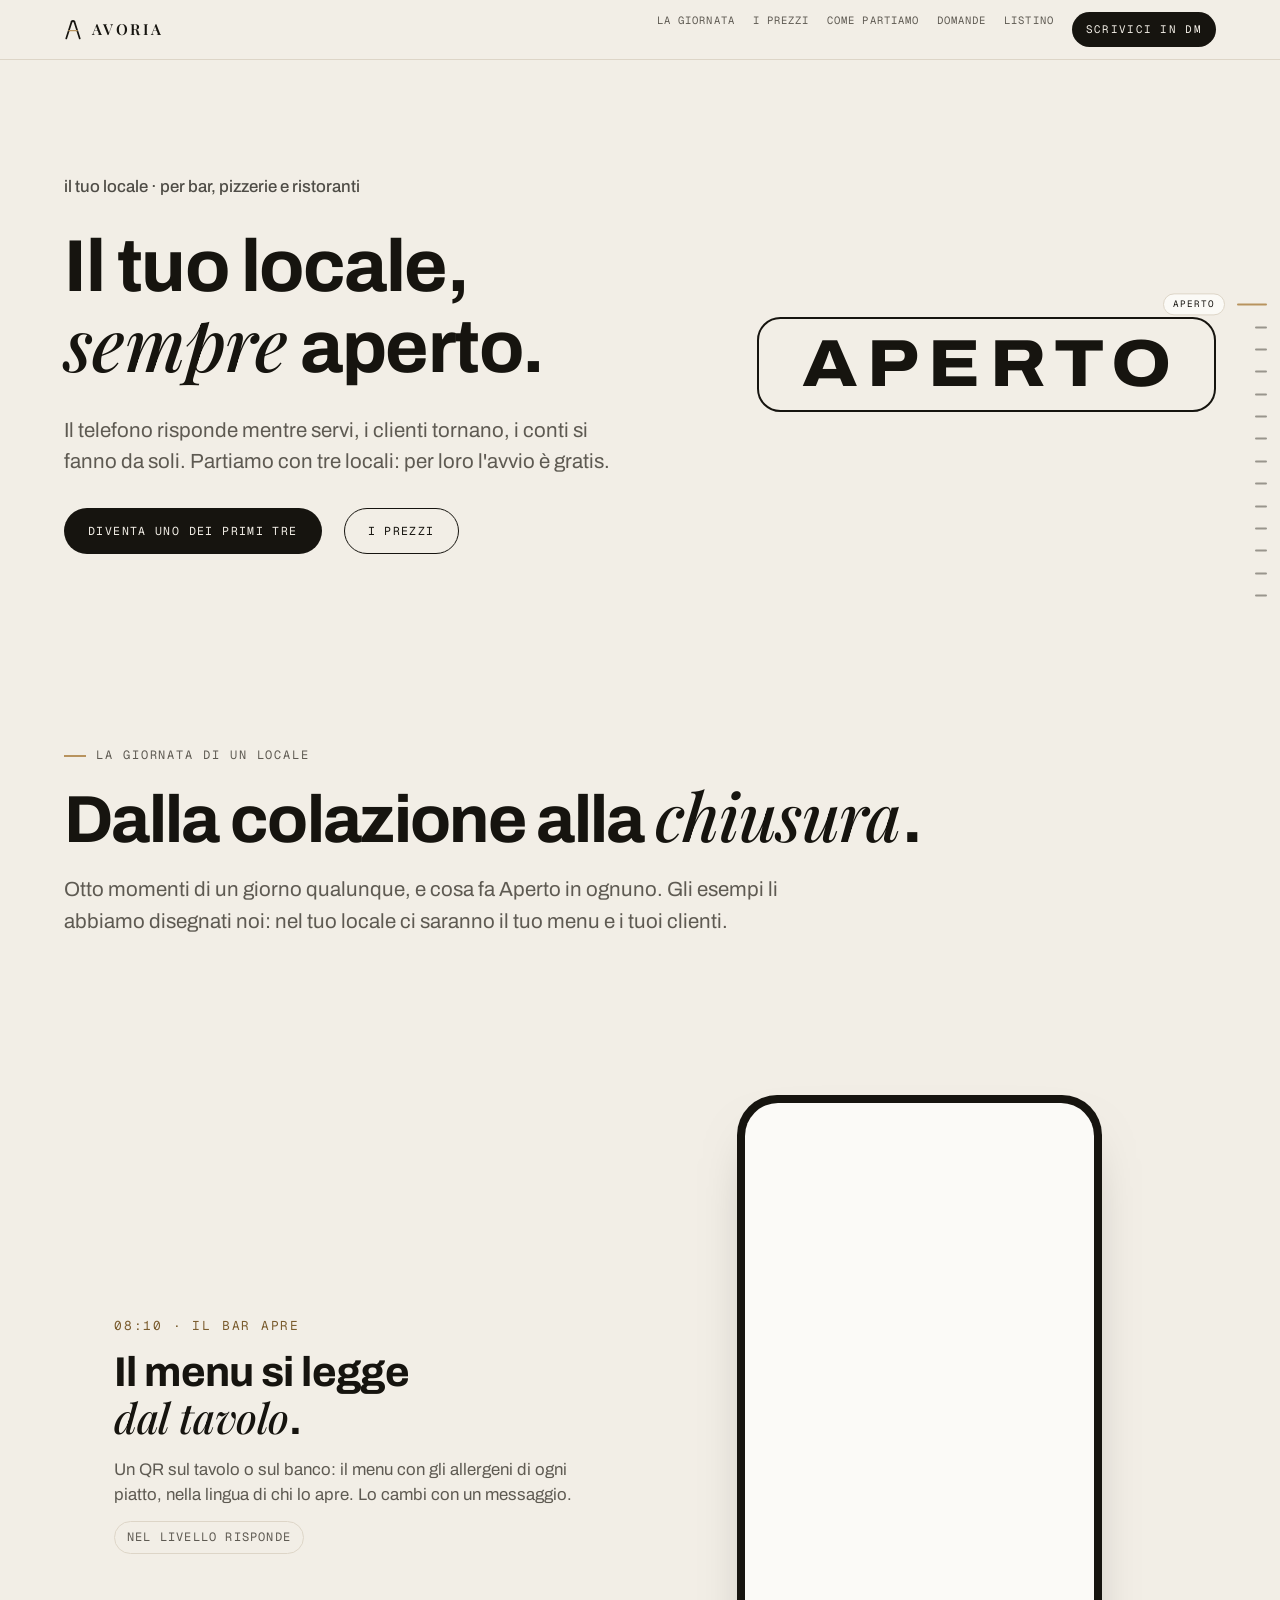
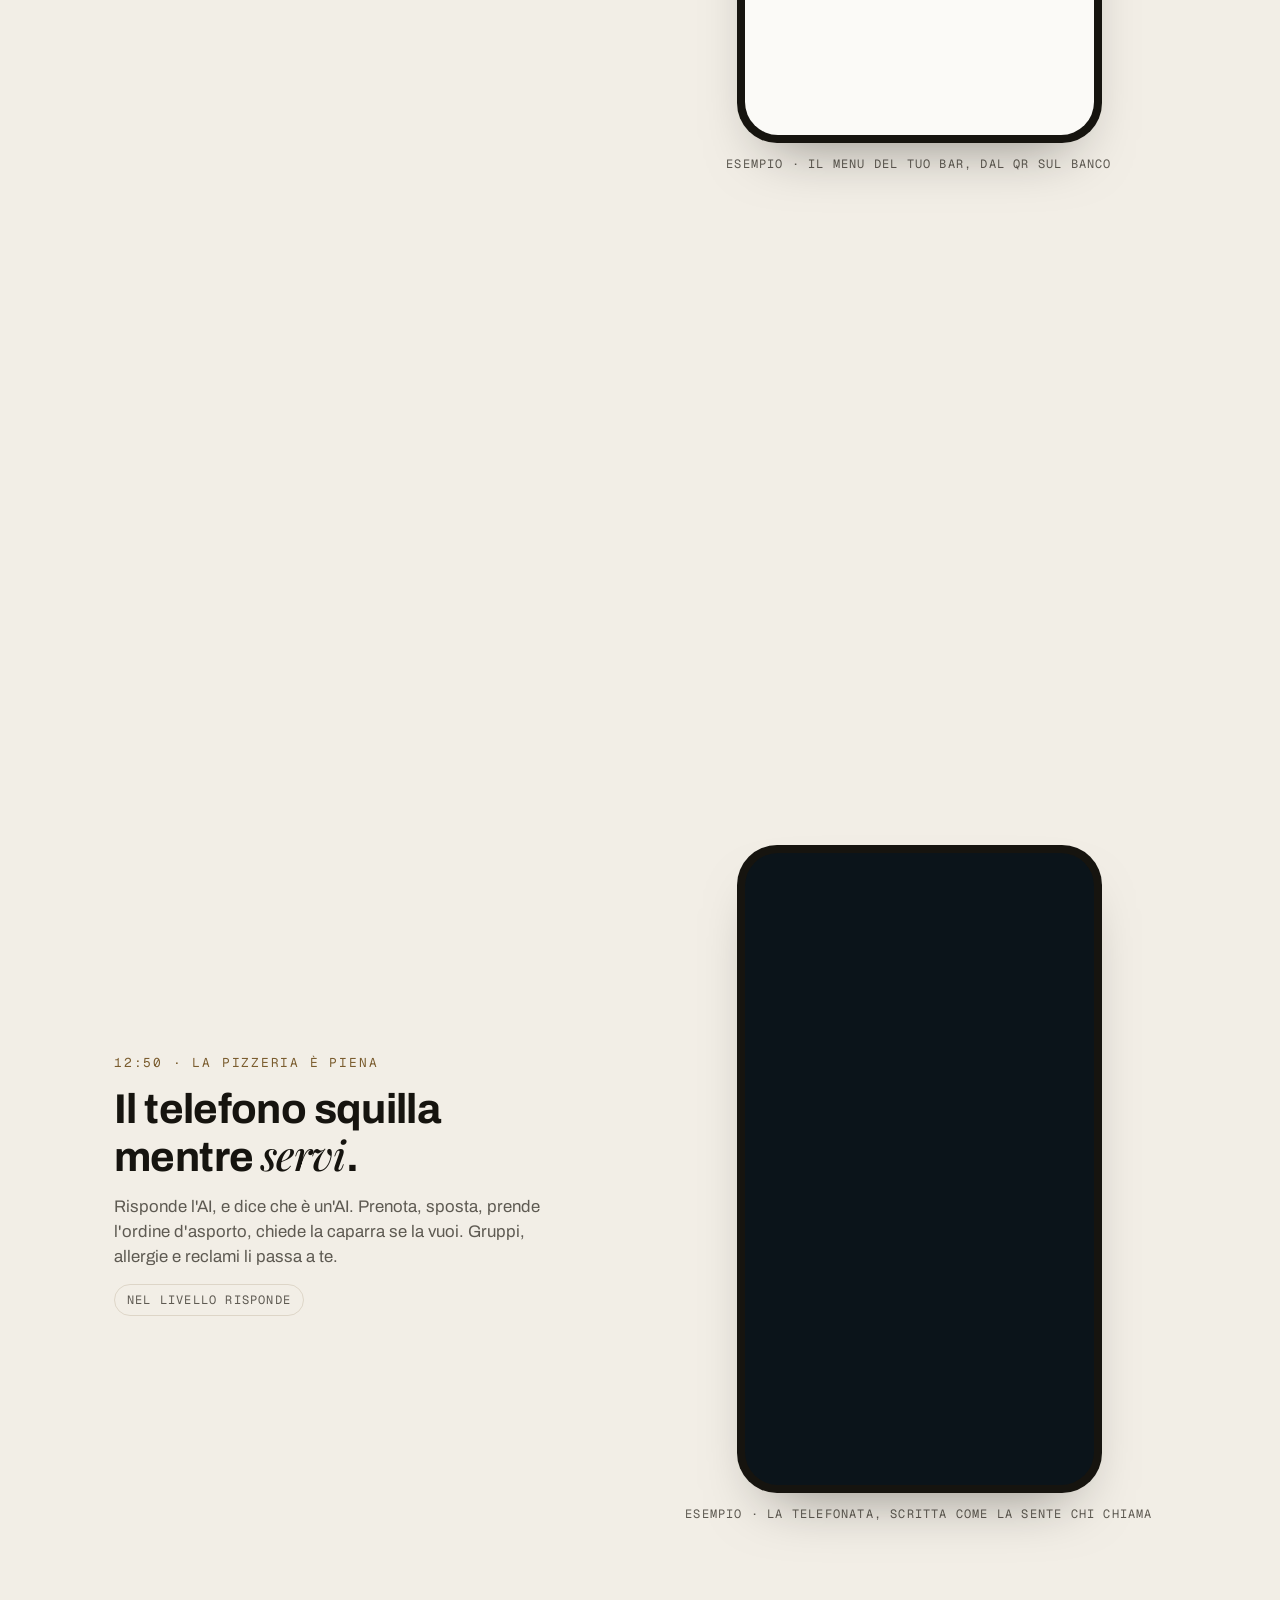
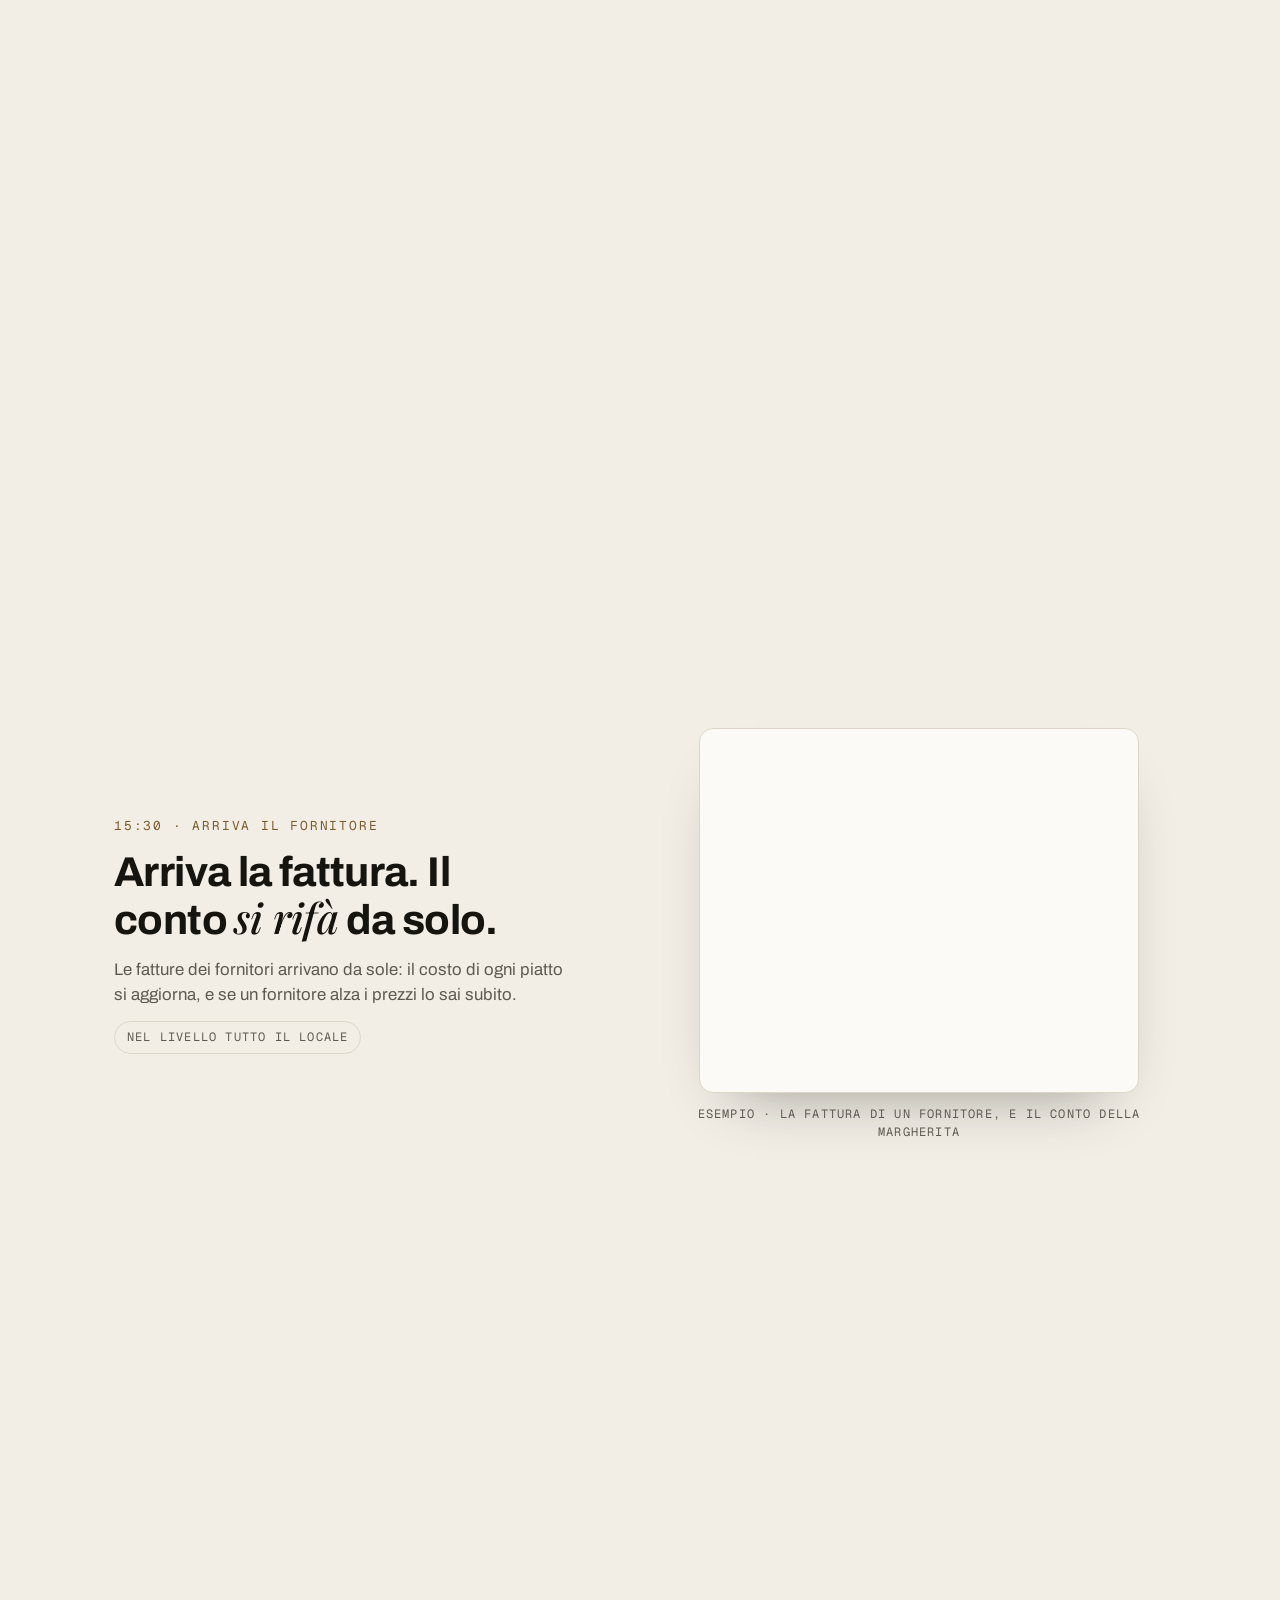
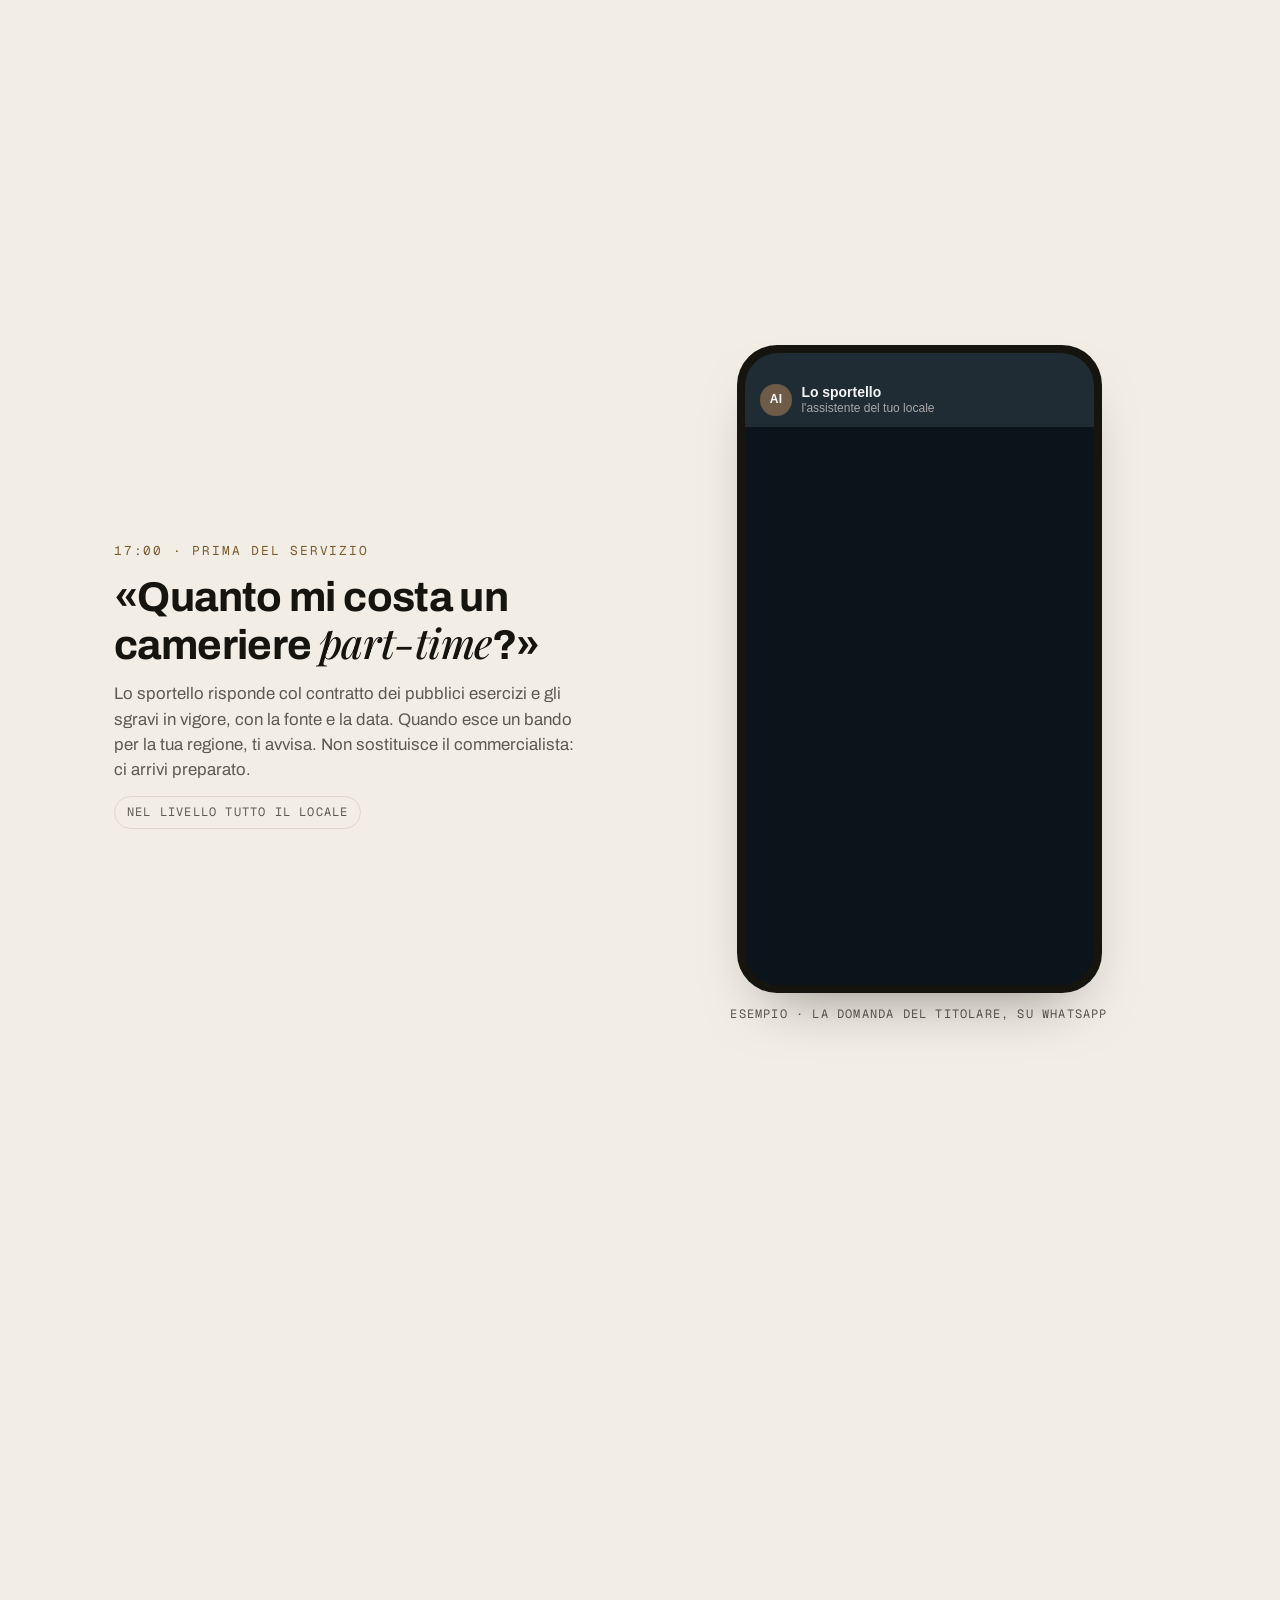
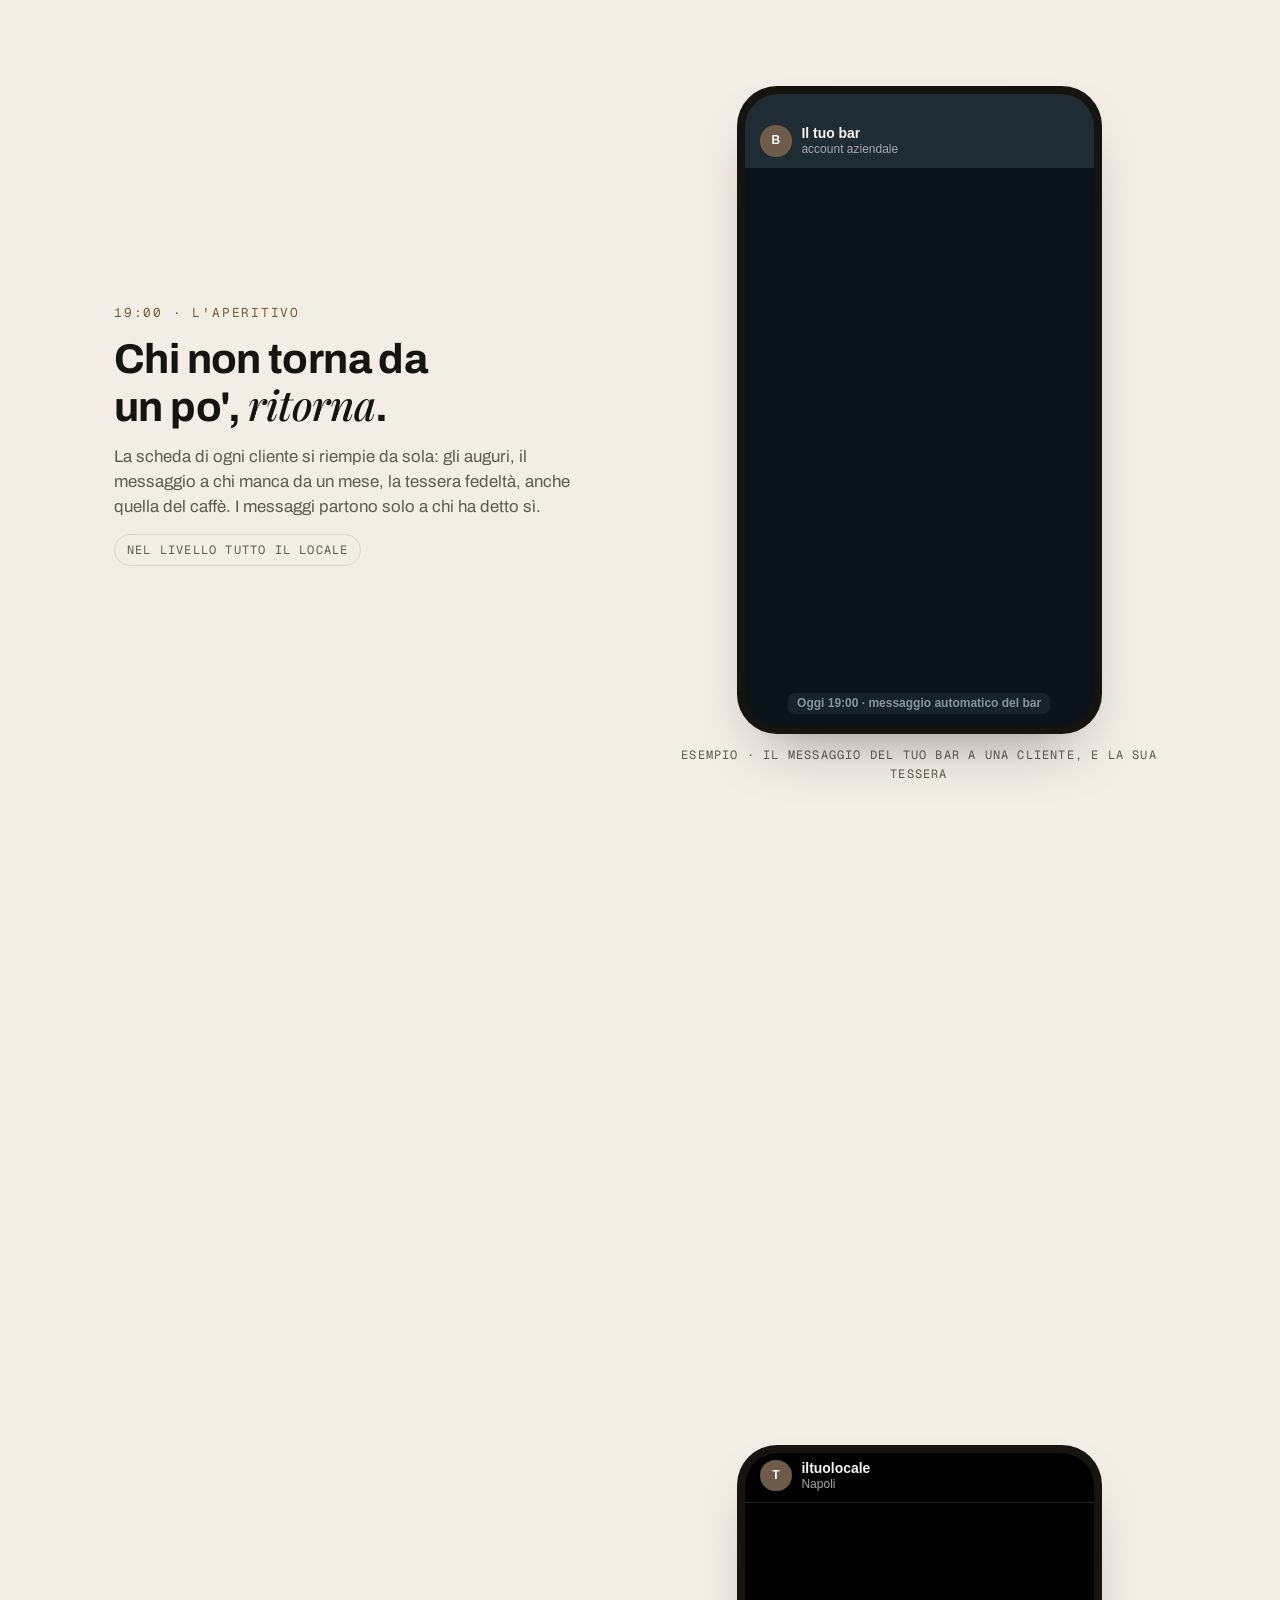
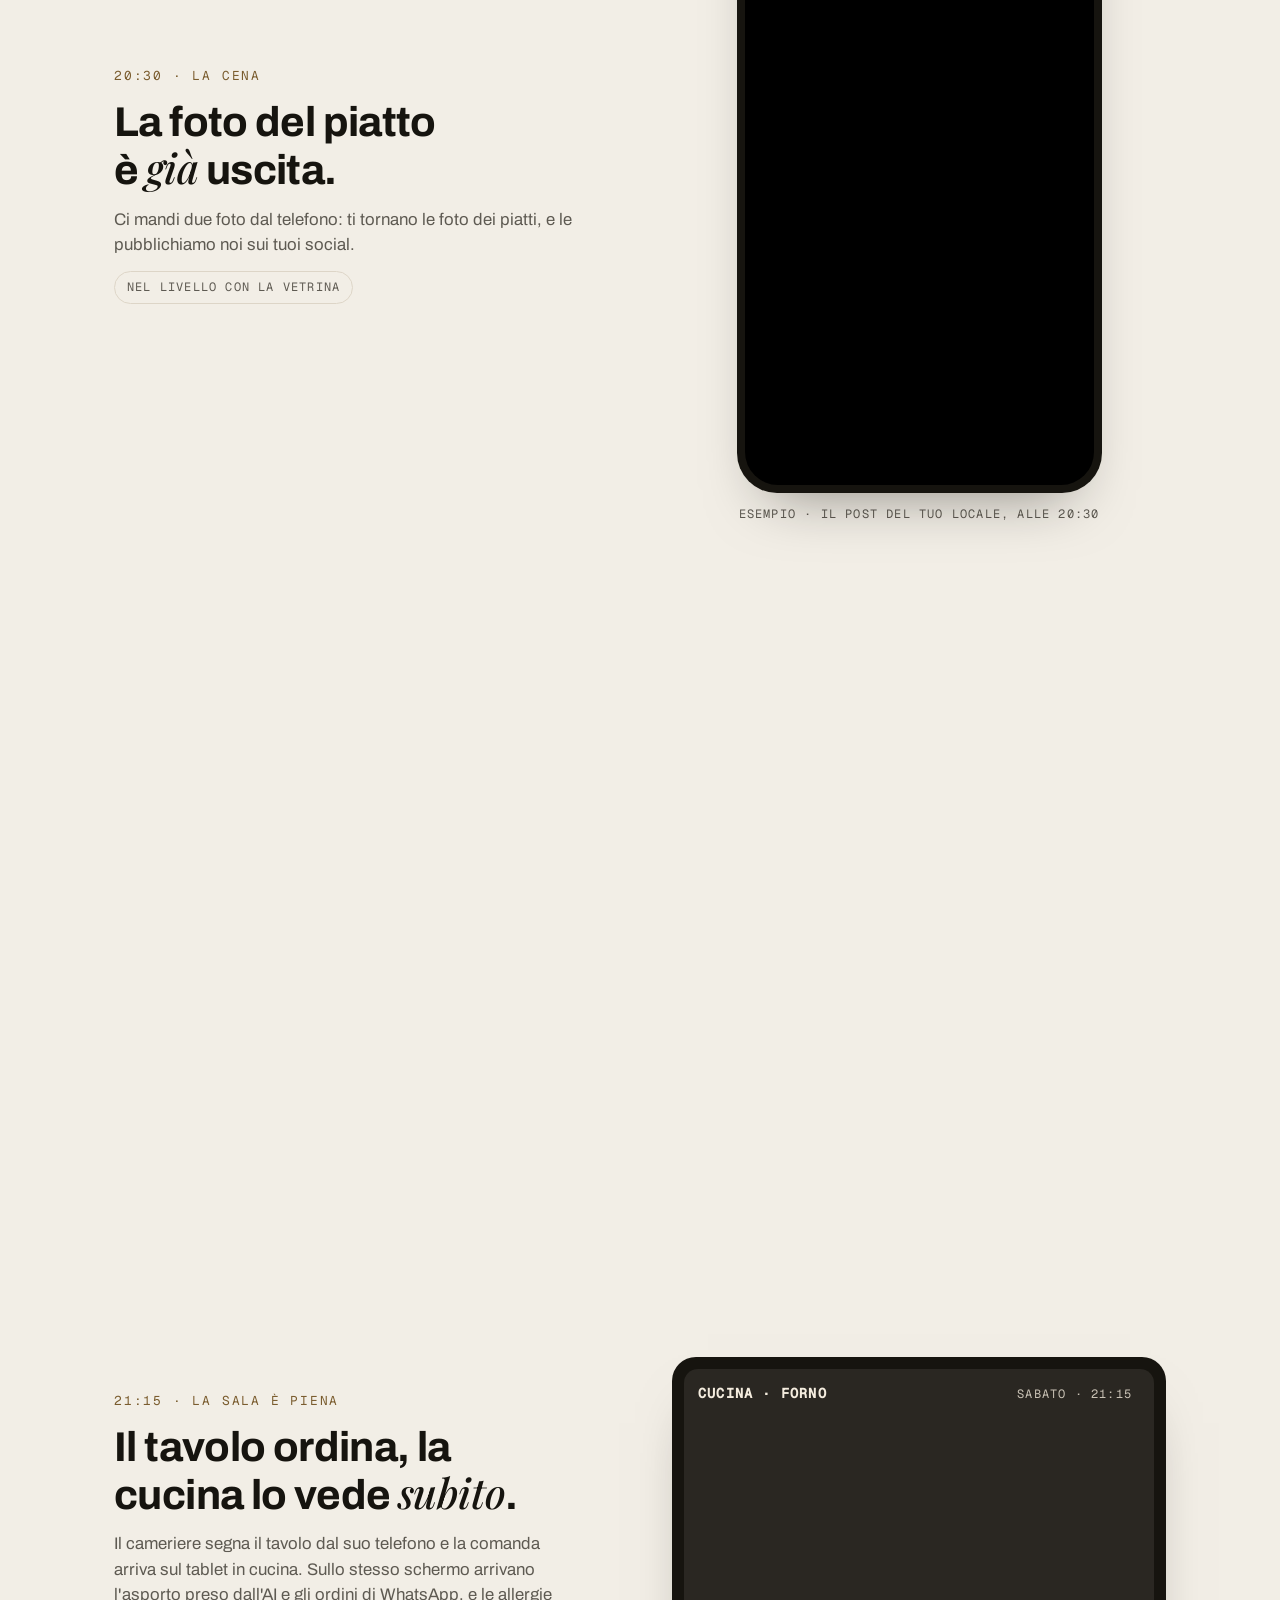
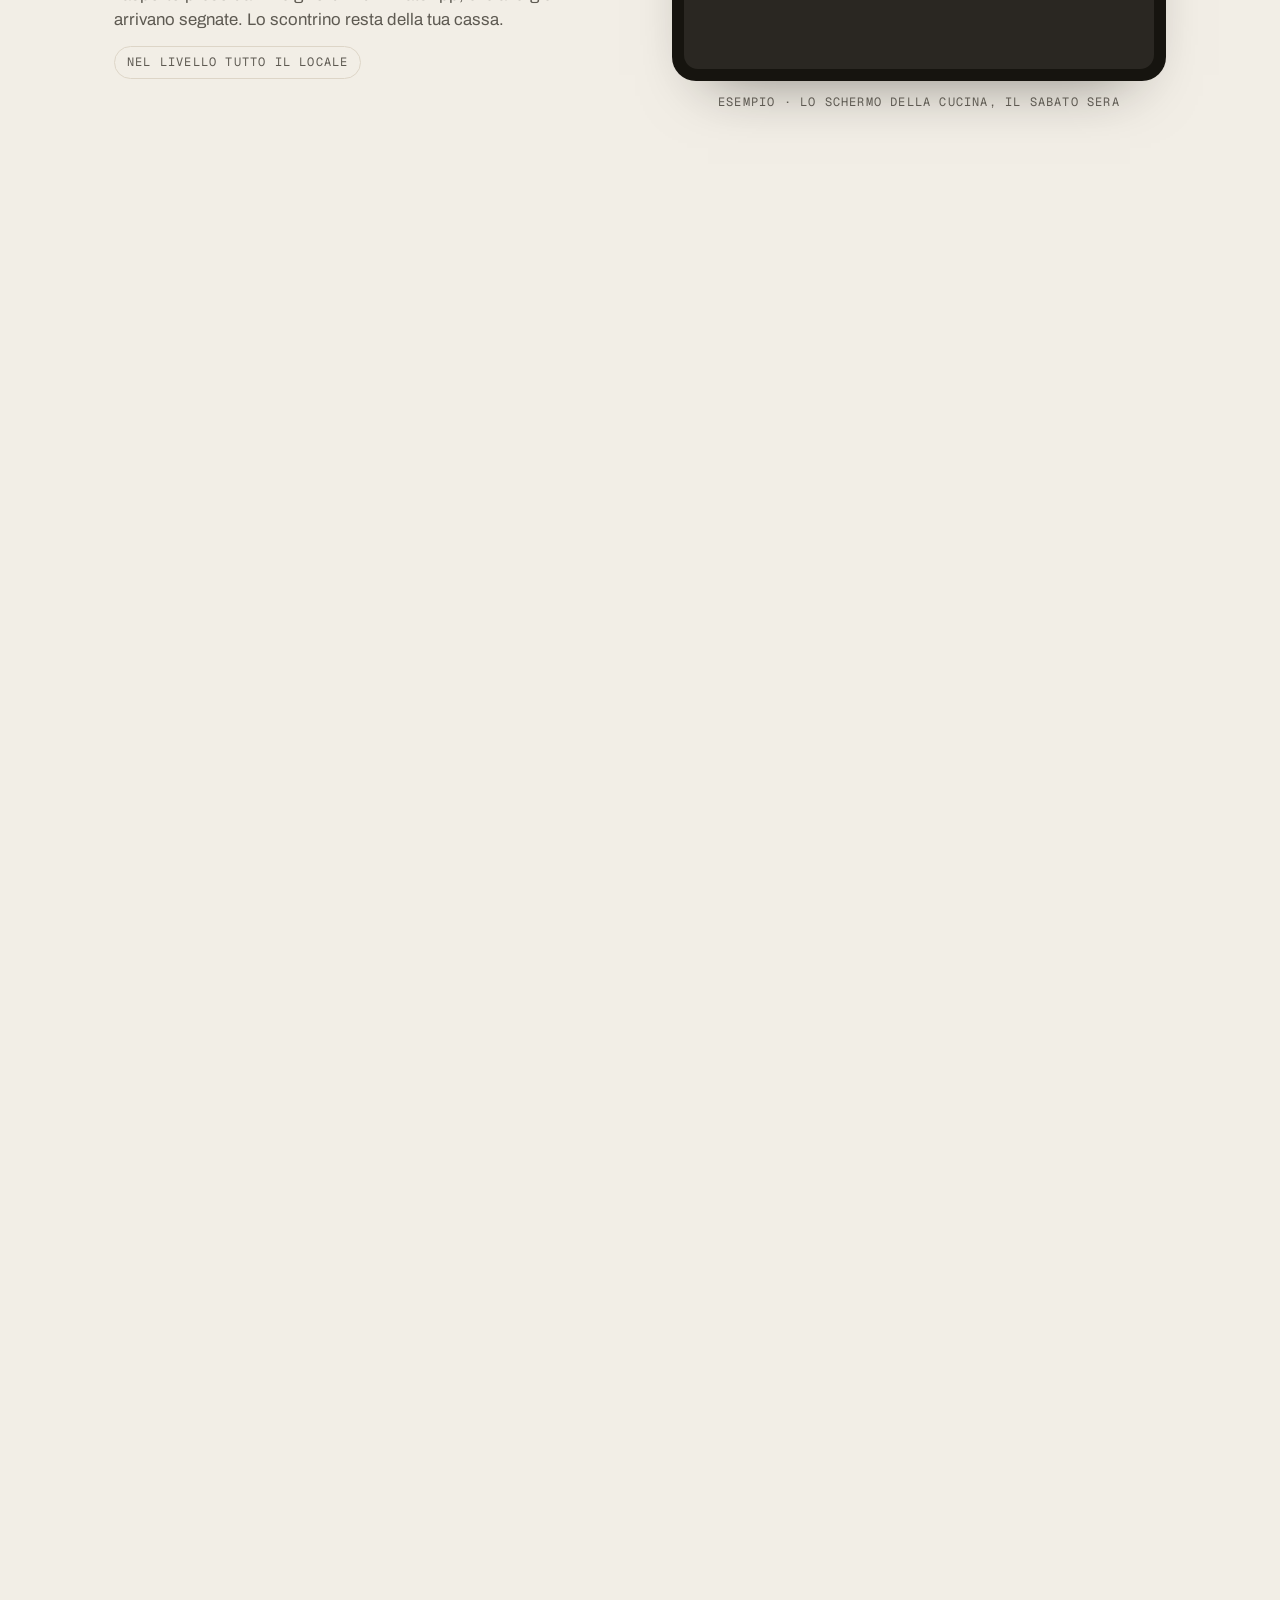
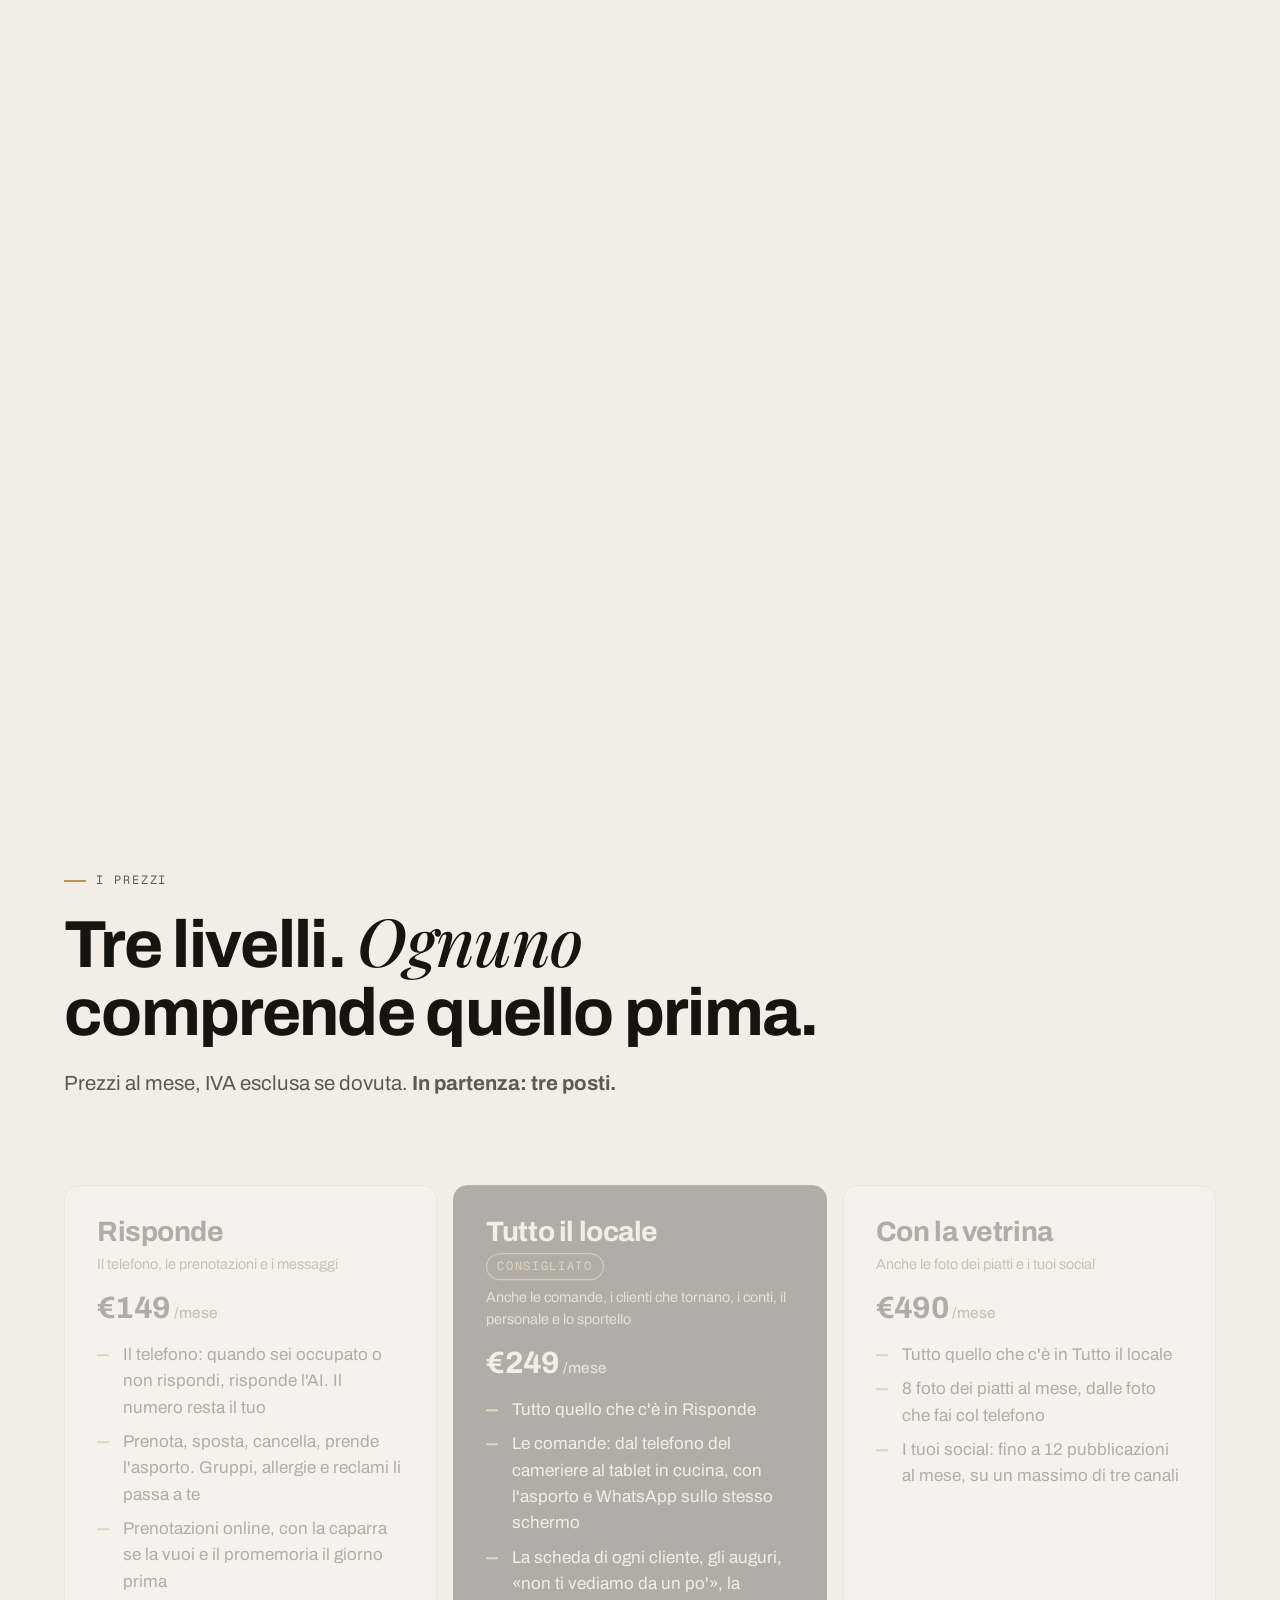
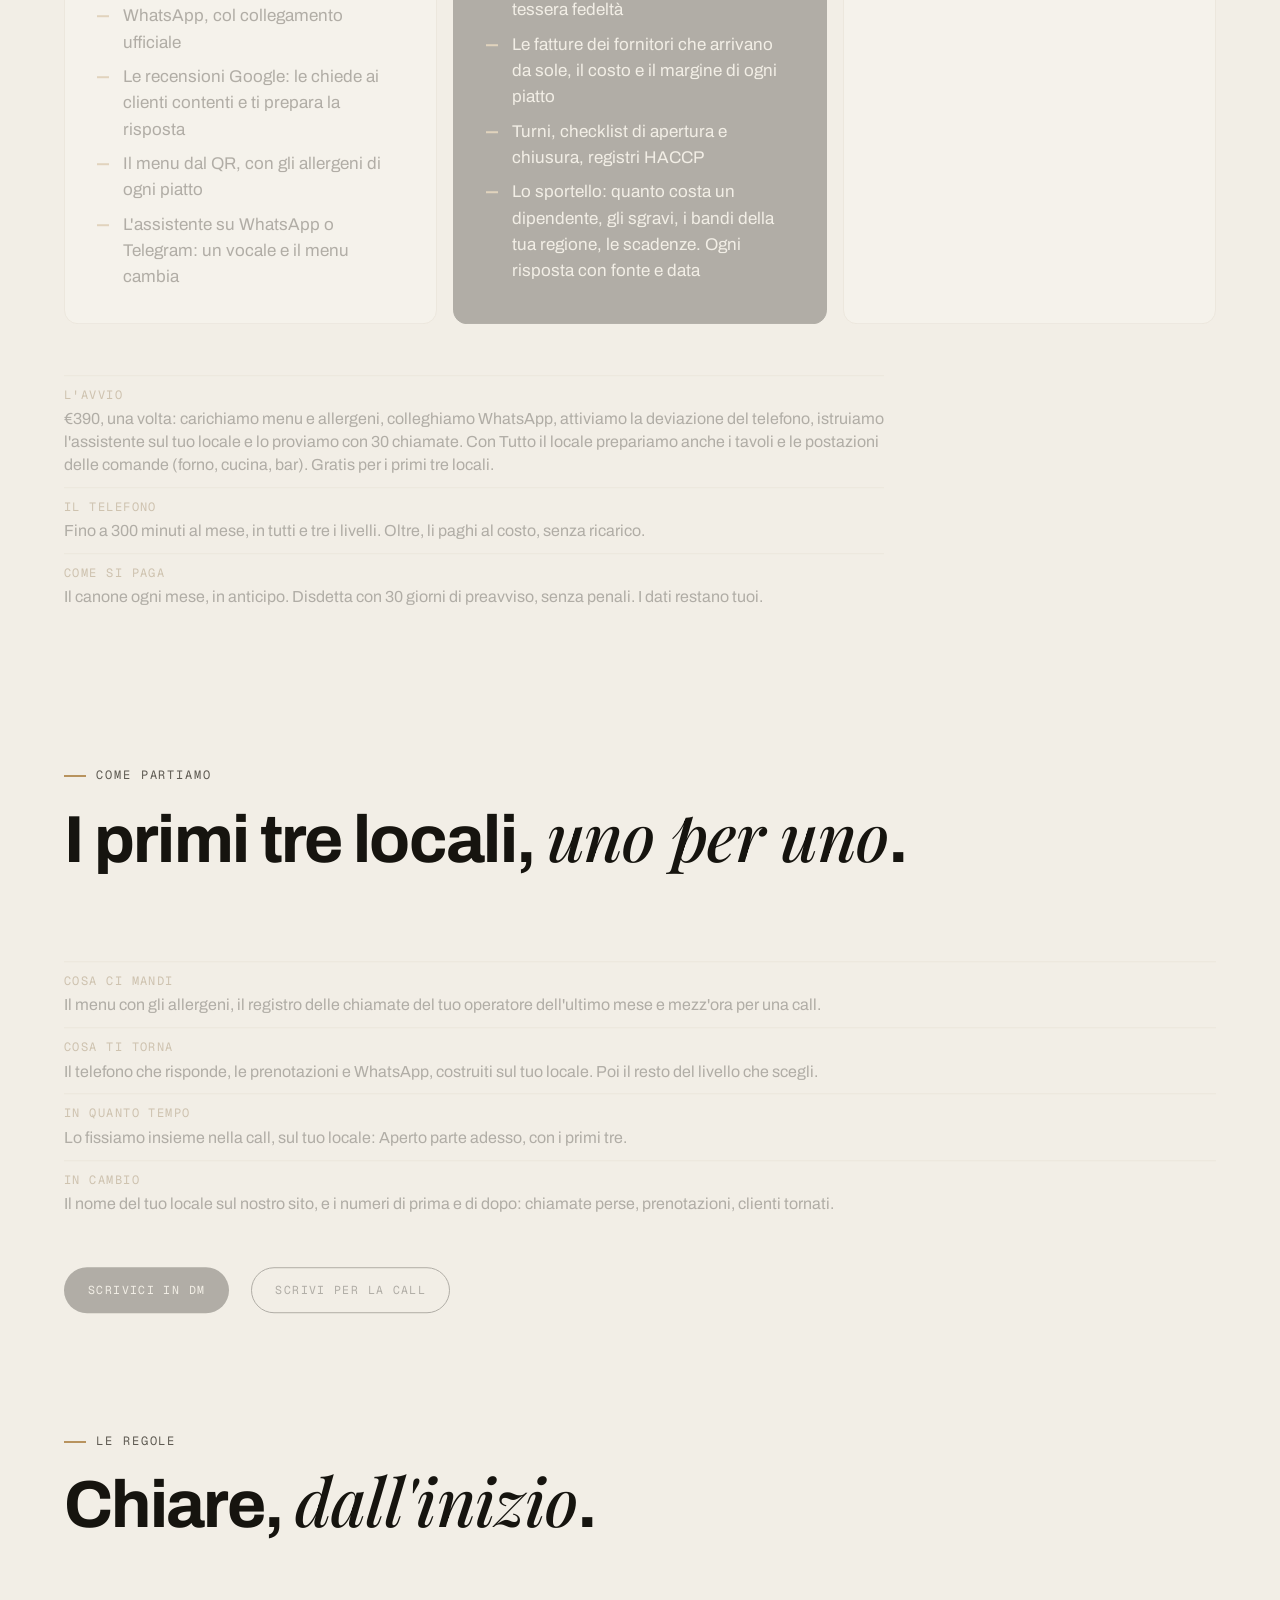
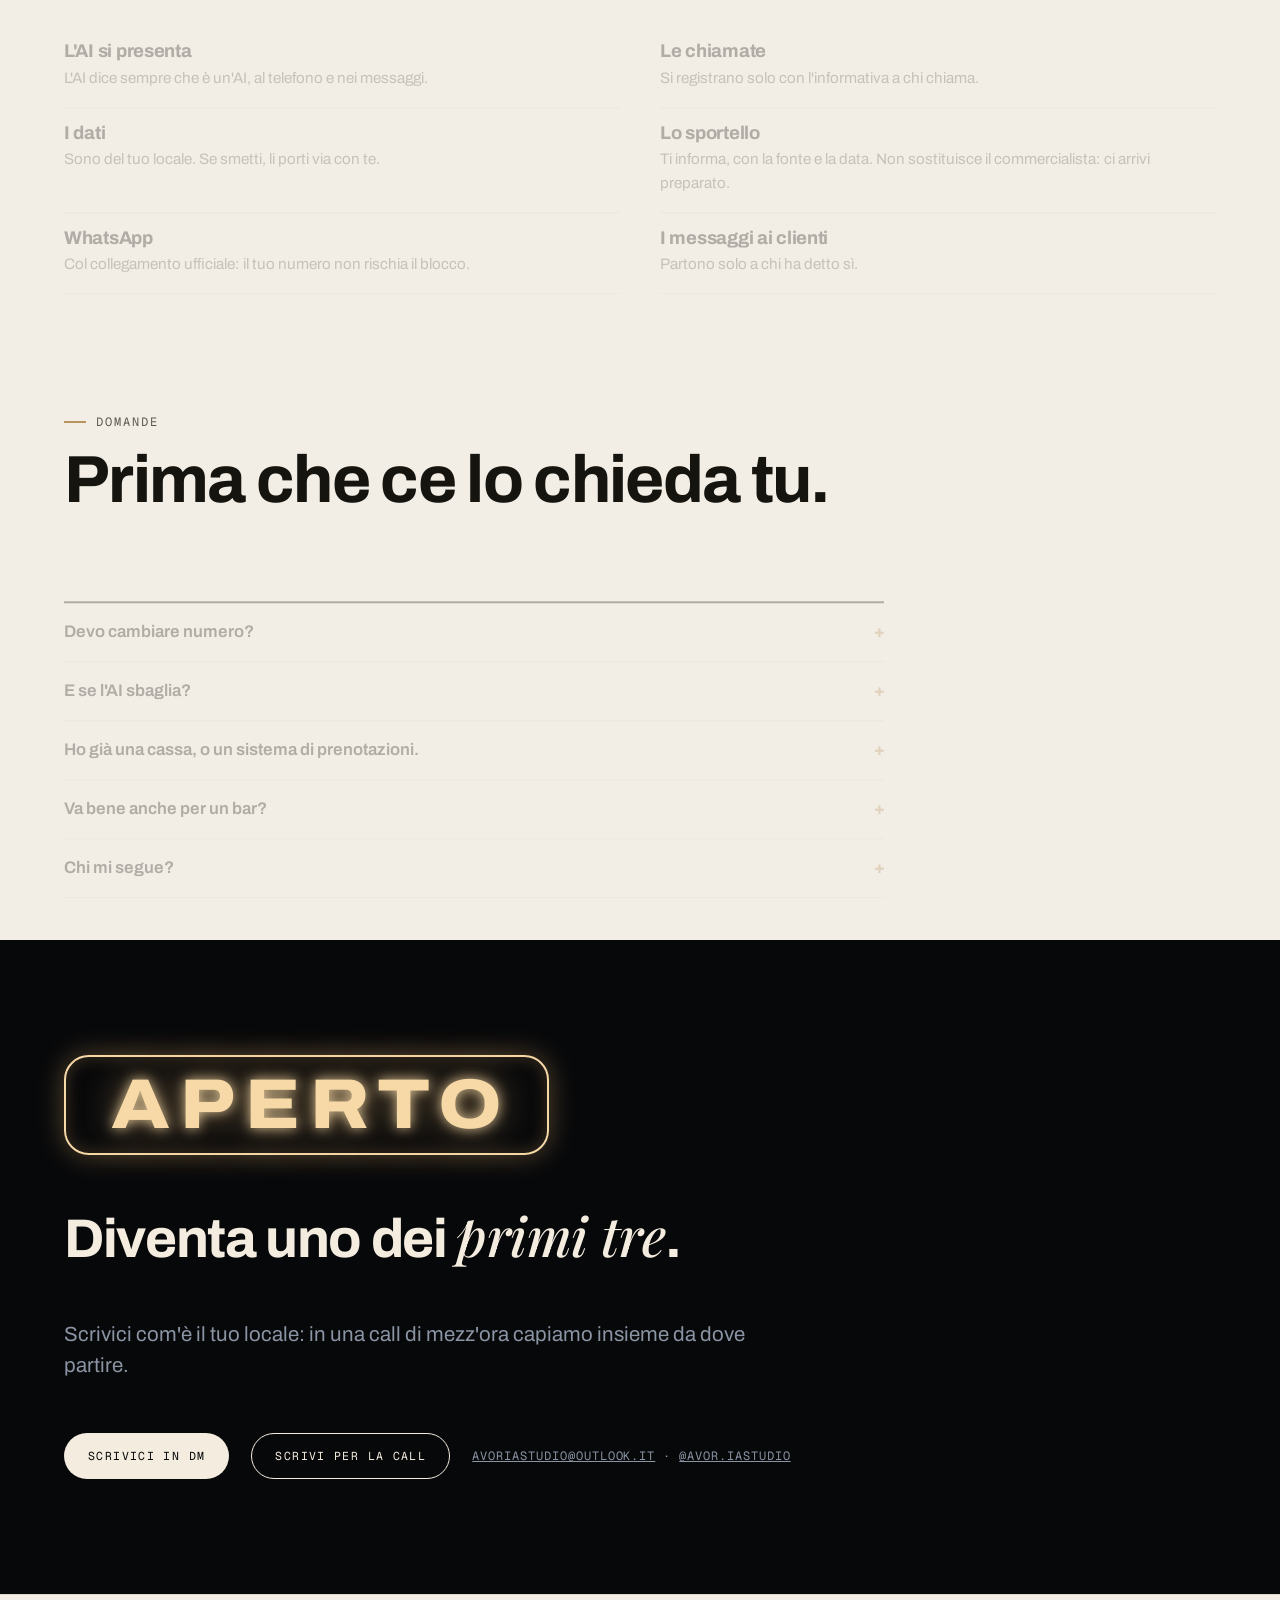
<file: aperto/index.html>
<!doctype html>
<html lang="it">
<meta charset="utf-8">
<meta name="viewport" content="width=device-width, initial-scale=1">

<title>Avoria Studio · Aperto, il tuo locale</title>
<meta name="description" content="Aperto è il servizio di Avoria Studio per bar, pizzerie e ristoranti: il telefono che risponde mentre servi, le prenotazioni, WhatsApp, i clienti che tornano, i conti, il personale e i social. Partiamo con tre locali.">
<link rel="canonical" href="https://avoriastudio.github.io/aperto/">
<meta property="og:type" content="website">
<meta property="og:title" content="Aperto · il tuo locale, sempre aperto">
<meta property="og:description" content="Il telefono risponde mentre servi, i clienti tornano, i conti si fanno da soli. Per bar, pizzerie e ristoranti.">
<meta property="og:url" content="https://avoriastudio.github.io/aperto/">
<meta property="og:image" content="https://avoriastudio.github.io/aperto/foto/aperto/og.jpg">
<meta property="og:image:width" content="1200">
<meta property="og:image:height" content="630">
<meta name="twitter:card" content="summary_large_image">
<meta property="og:locale" content="it_IT">
<link rel="icon" href="data:image/svg+xml,%3Csvg xmlns='http://www.w3.org/2000/svg' viewBox='40 30 160 200'%3E%3Crect x='40' y='30' width='160' height='200' fill='%231C1813'/%3E%3Cg fill='none' stroke='%23F4ECDE' stroke-width='15' stroke-linecap='round' stroke-linejoin='round'%3E%3Cpath d='M60 210 L108 60'/%3E%3Cpath d='M180 210 L132 60'/%3E%3Cpath d='M108 60 Q120 46 132 60'/%3E%3C/g%3E%3Cline x1='84' y1='140' x2='156' y2='140' stroke='%23B8935E' stroke-width='13' stroke-linecap='round'/%3E%3C/svg%3E" />
<style>@font-face {
  font-family: 'Archivo';
  font-style: normal;
  font-weight: 300 900;
  font-stretch: 62% 125%;
  font-display: swap;
  src: url(../font/archivo-normal-300-900-vietnamese.woff2) format('woff2');
  unicode-range: U+0102-0103, U+0110-0111, U+0128-0129, U+0168-0169, U+01A0-01A1, U+01AF-01B0, U+0300-0301, U+0303-0304, U+0308-0309, U+0323, U+0329, U+1EA0-1EF9, U+20AB;
}
@font-face {
  font-family: 'Archivo';
  font-style: normal;
  font-weight: 300 900;
  font-stretch: 62% 125%;
  font-display: swap;
  src: url(../font/archivo-normal-300-900-latin-ext.woff2) format('woff2');
  unicode-range: U+0100-02BA, U+02BD-02C5, U+02C7-02CC, U+02CE-02D7, U+02DD-02FF, U+0304, U+0308, U+0329, U+1D00-1DBF, U+1E00-1E9F, U+1EF2-1EFF, U+2020, U+20A0-20AB, U+20AD-20C0, U+2113, U+2C60-2C7F, U+A720-A7FF;
}
@font-face {
  font-family: 'Archivo';
  font-style: normal;
  font-weight: 300 900;
  font-stretch: 62% 125%;
  font-display: swap;
  src: url(../font/archivo-normal-300-900-latin.woff2) format('woff2');
  unicode-range: U+0000-00FF, U+0131, U+0152-0153, U+02BB-02BC, U+02C6, U+02DA, U+02DC, U+0304, U+0308, U+0329, U+2000-206F, U+20AC, U+2122, U+2191, U+2193, U+2212, U+2215, U+FEFF, U+FFFD;
}
@font-face {
  font-family: 'Geist Mono';
  font-style: normal;
  font-weight: 400;
  font-display: swap;
  src: url(../font/geist-mono-normal-400-cyrillic-ext.woff2) format('woff2');
  unicode-range: U+0460-052F, U+1C80-1C8A, U+20B4, U+2DE0-2DFF, U+A640-A69F, U+FE2E-FE2F;
}
@font-face {
  font-family: 'Geist Mono';
  font-style: normal;
  font-weight: 400;
  font-display: swap;
  src: url(../font/geist-mono-normal-400-cyrillic.woff2) format('woff2');
  unicode-range: U+0301, U+0400-045F, U+0490-0491, U+04B0-04B1, U+2116;
}
@font-face {
  font-family: 'Geist Mono';
  font-style: normal;
  font-weight: 400;
  font-display: swap;
  src: url(../font/geist-mono-normal-400-symbols2.woff2) format('woff2');
  unicode-range: U+2000-2001, U+2004-2008, U+200A, U+23B8-23BD, U+2500-259F;
}
@font-face {
  font-family: 'Geist Mono';
  font-style: normal;
  font-weight: 400;
  font-display: swap;
  src: url(../font/geist-mono-normal-400-vietnamese.woff2) format('woff2');
  unicode-range: U+0102-0103, U+0110-0111, U+0128-0129, U+0168-0169, U+01A0-01A1, U+01AF-01B0, U+0300-0301, U+0303-0304, U+0308-0309, U+0323, U+0329, U+1EA0-1EF9, U+20AB;
}
@font-face {
  font-family: 'Geist Mono';
  font-style: normal;
  font-weight: 400;
  font-display: swap;
  src: url(../font/geist-mono-normal-400-latin-ext.woff2) format('woff2');
  unicode-range: U+0100-02BA, U+02BD-02C5, U+02C7-02CC, U+02CE-02D7, U+02DD-02FF, U+0304, U+0308, U+0329, U+1D00-1DBF, U+1E00-1E9F, U+1EF2-1EFF, U+2020, U+20A0-20AB, U+20AD-20C0, U+2113, U+2C60-2C7F, U+A720-A7FF;
}
@font-face {
  font-family: 'Geist Mono';
  font-style: normal;
  font-weight: 400;
  font-display: swap;
  src: url(../font/geist-mono-normal-400-latin.woff2) format('woff2');
  unicode-range: U+0000-00FF, U+0131, U+0152-0153, U+02BB-02BC, U+02C6, U+02DA, U+02DC, U+0304, U+0308, U+0329, U+2000-206F, U+20AC, U+2122, U+2191, U+2193, U+2212, U+2215, U+FEFF, U+FFFD;
}
@font-face {
  font-family: 'Geist Mono';
  font-style: normal;
  font-weight: 500;
  font-display: swap;
  src: url(../font/geist-mono-normal-400-cyrillic-ext.woff2) format('woff2');
  unicode-range: U+0460-052F, U+1C80-1C8A, U+20B4, U+2DE0-2DFF, U+A640-A69F, U+FE2E-FE2F;
}
@font-face {
  font-family: 'Geist Mono';
  font-style: normal;
  font-weight: 500;
  font-display: swap;
  src: url(../font/geist-mono-normal-400-cyrillic.woff2) format('woff2');
  unicode-range: U+0301, U+0400-045F, U+0490-0491, U+04B0-04B1, U+2116;
}
@font-face {
  font-family: 'Geist Mono';
  font-style: normal;
  font-weight: 500;
  font-display: swap;
  src: url(../font/geist-mono-normal-400-symbols2.woff2) format('woff2');
  unicode-range: U+2000-2001, U+2004-2008, U+200A, U+23B8-23BD, U+2500-259F;
}
@font-face {
  font-family: 'Geist Mono';
  font-style: normal;
  font-weight: 500;
  font-display: swap;
  src: url(../font/geist-mono-normal-400-vietnamese.woff2) format('woff2');
  unicode-range: U+0102-0103, U+0110-0111, U+0128-0129, U+0168-0169, U+01A0-01A1, U+01AF-01B0, U+0300-0301, U+0303-0304, U+0308-0309, U+0323, U+0329, U+1EA0-1EF9, U+20AB;
}
@font-face {
  font-family: 'Geist Mono';
  font-style: normal;
  font-weight: 500;
  font-display: swap;
  src: url(../font/geist-mono-normal-400-latin-ext.woff2) format('woff2');
  unicode-range: U+0100-02BA, U+02BD-02C5, U+02C7-02CC, U+02CE-02D7, U+02DD-02FF, U+0304, U+0308, U+0329, U+1D00-1DBF, U+1E00-1E9F, U+1EF2-1EFF, U+2020, U+20A0-20AB, U+20AD-20C0, U+2113, U+2C60-2C7F, U+A720-A7FF;
}
@font-face {
  font-family: 'Geist Mono';
  font-style: normal;
  font-weight: 500;
  font-display: swap;
  src: url(../font/geist-mono-normal-400-latin.woff2) format('woff2');
  unicode-range: U+0000-00FF, U+0131, U+0152-0153, U+02BB-02BC, U+02C6, U+02DA, U+02DC, U+0304, U+0308, U+0329, U+2000-206F, U+20AC, U+2122, U+2191, U+2193, U+2212, U+2215, U+FEFF, U+FFFD;
}
@font-face {
  font-family: 'Playfair Display';
  font-style: italic;
  font-weight: 500;
  font-display: swap;
  src: url(../font/playfair-display-italic-500-cyrillic.woff2) format('woff2');
  unicode-range: U+0301, U+0400-045F, U+0490-0491, U+04B0-04B1, U+2116;
}
@font-face {
  font-family: 'Playfair Display';
  font-style: italic;
  font-weight: 500;
  font-display: swap;
  src: url(../font/playfair-display-italic-500-vietnamese.woff2) format('woff2');
  unicode-range: U+0102-0103, U+0110-0111, U+0128-0129, U+0168-0169, U+01A0-01A1, U+01AF-01B0, U+0300-0301, U+0303-0304, U+0308-0309, U+0323, U+0329, U+1EA0-1EF9, U+20AB;
}
@font-face {
  font-family: 'Playfair Display';
  font-style: italic;
  font-weight: 500;
  font-display: swap;
  src: url(../font/playfair-display-italic-500-latin-ext.woff2) format('woff2');
  unicode-range: U+0100-02BA, U+02BD-02C5, U+02C7-02CC, U+02CE-02D7, U+02DD-02FF, U+0304, U+0308, U+0329, U+1D00-1DBF, U+1E00-1E9F, U+1EF2-1EFF, U+2020, U+20A0-20AB, U+20AD-20C0, U+2113, U+2C60-2C7F, U+A720-A7FF;
}
@font-face {
  font-family: 'Playfair Display';
  font-style: italic;
  font-weight: 500;
  font-display: swap;
  src: url(../font/playfair-display-italic-500-latin.woff2) format('woff2');
  unicode-range: U+0000-00FF, U+0131, U+0152-0153, U+02BB-02BC, U+02C6, U+02DA, U+02DC, U+0304, U+0308, U+0329, U+2000-206F, U+20AC, U+2122, U+2191, U+2193, U+2212, U+2215, U+FEFF, U+FFFD;
}
@font-face {
  font-family: 'Playfair Display';
  font-style: normal;
  font-weight: 600;
  font-display: swap;
  src: url(../font/playfair-display-normal-600-cyrillic.woff2) format('woff2');
  unicode-range: U+0301, U+0400-045F, U+0490-0491, U+04B0-04B1, U+2116;
}
@font-face {
  font-family: 'Playfair Display';
  font-style: normal;
  font-weight: 600;
  font-display: swap;
  src: url(../font/playfair-display-normal-600-vietnamese.woff2) format('woff2');
  unicode-range: U+0102-0103, U+0110-0111, U+0128-0129, U+0168-0169, U+01A0-01A1, U+01AF-01B0, U+0300-0301, U+0303-0304, U+0308-0309, U+0323, U+0329, U+1EA0-1EF9, U+20AB;
}
@font-face {
  font-family: 'Playfair Display';
  font-style: normal;
  font-weight: 600;
  font-display: swap;
  src: url(../font/playfair-display-normal-600-latin-ext.woff2) format('woff2');
  unicode-range: U+0100-02BA, U+02BD-02C5, U+02C7-02CC, U+02CE-02D7, U+02DD-02FF, U+0304, U+0308, U+0329, U+1D00-1DBF, U+1E00-1E9F, U+1EF2-1EFF, U+2020, U+20A0-20AB, U+20AD-20C0, U+2113, U+2C60-2C7F, U+A720-A7FF;
}
@font-face {
  font-family: 'Playfair Display';
  font-style: normal;
  font-weight: 600;
  font-display: swap;
  src: url(../font/playfair-display-normal-600-latin.woff2) format('woff2');
  unicode-range: U+0000-00FF, U+0131, U+0152-0153, U+02BB-02BC, U+02C6, U+02DA, U+02DC, U+0304, U+0308, U+0329, U+2000-206F, U+20AC, U+2122, U+2191, U+2193, U+2212, U+2215, U+FEFF, U+FFFD;
}
</style>
<style>
:root{
  --avorio:#F2EEE6; --posa:#FBFAF7; --inchiostro:#16140F; --grafite:#5E5A52;
  --nero:#07080A; --avorio-luce:#F4ECDE; --acciaio:#8A94A3; --filo-notte:#1E2229;
  --oro:#B8935E; --oro-scuro:#8F6F3E;
  --f-titolo:"Archivo","Helvetica Neue",Arial,sans-serif;
  --f-firma:"Playfair Display",Georgia,"Times New Roman",serif;
  --f-dati:"Geist Mono",ui-monospace,"SFMono-Regular",Consolas,monospace;
  --passo:8px; --raggio:14px;
  --ease-giorno:cubic-bezier(.65,0,.35,1);
  --ease-notte:cubic-bezier(.8,0,.1,1);
}
.giorno{ --fondo:var(--avorio); --testo:var(--inchiostro); --secondario:var(--grafite); --filo:#DDD5C7; background:var(--fondo); color:var(--testo); }
.notte { --fondo:var(--nero);   --testo:var(--avorio-luce); --secondario:var(--acciaio); --filo:var(--filo-notte); background:var(--fondo); color:var(--testo); }
.firma{ font-family:var(--f-firma); font-style:italic; font-weight:500; letter-spacing:-.01em; }
.dati { font-family:var(--f-dati); letter-spacing:.08em; text-transform:uppercase; }
.largo{ font-family:var(--f-titolo); font-variation-settings:"wdth" 125; }
.stretto{ font-family:var(--f-titolo); font-variation-settings:"wdth" 62; }
@media (prefers-reduced-motion: reduce){ *,*::before,*::after{ animation:none!important; transition:none!important; } }
</style>
<style>


.film [data-binario].fermo{height:calc(var(--binario,200) * 1vh);height:calc(var(--binario,200) * 1svh)}
.film [data-binario].fermo > .palco{position:sticky;top:var(--alto-nav,0px);display:flex;flex-direction:column;overflow:hidden;
  height:calc(100vh - var(--alto-nav,0px));height:calc(100svh - var(--alto-nav,0px))}
.film [data-binario].fermo > .palco > .quadro{flex:1 0 auto}


.film [data-svela]{opacity:calc(.28 + .72 * var(--e,1));transform:translate3d(0,calc((1 - var(--e,1)) * 36px),0)}


.indice{position:fixed;right:clamp(4px,1vw,16px);top:50%;transform:translateY(-50%);z-index:30;pointer-events:none;
  --tacca:#5E5A52;--nome:#16140F;--nome-fondo:rgba(251,250,247,.95);--nome-filo:#DDD5C7}
.indice[data-tono="notte"]{--tacca:#8A94A3;--nome:#F4ECDE;--nome-fondo:rgba(13,15,19,.92);--nome-filo:#262b33}
.indice ol{list-style:none;margin:0;padding:0;display:flex;flex-direction:column}
.indice button{pointer-events:none;display:flex;align-items:center;justify-content:flex-end;gap:6px;width:100%;padding:0;border:0;background:none;color:inherit;font:inherit;cursor:pointer}
.indice .tacca{pointer-events:auto;position:relative;display:block;width:36px;height:20px}
.indice .tacca::before{content:"";position:absolute;right:0;top:9px;width:12px;height:2px;border-radius:1px;background:var(--tacca);opacity:.6;
  transition:width .3s var(--ease-giorno),opacity .3s,background-color .3s}
.indice .nome{font-family:var(--f-dati);font-size:.58rem;letter-spacing:.12em;text-transform:uppercase;white-space:nowrap;color:var(--nome);
  background:var(--nome-fondo);border:1px solid var(--nome-filo);border-radius:999px;padding:3px 9px;opacity:0;transform:translateX(6px);
  transition:opacity .2s,transform .2s,color .3s,background-color .3s;pointer-events:none}
.indice button:hover .tacca::before{opacity:1;width:20px}
.indice:hover .nome,.indice:focus-within .nome{opacity:1;transform:none;pointer-events:auto}
.indice button[aria-current="step"] .tacca::before{width:30px;background:var(--oro);opacity:1}
.indice button.annuncia .nome{opacity:1;transform:none}
.indice button:focus-visible{outline:none}
.indice button:focus-visible .nome{outline:2px solid var(--anello,var(--oro));outline-offset:2px}


.indice-corto{display:none}
@media (max-width:760px){
  .indice{display:none}
  .indice-corto{position:fixed;left:12px;right:12px;bottom:calc(10px + env(safe-area-inset-bottom,0px));z-index:30;
    display:grid;grid-template-columns:44px minmax(0,1fr) 44px;align-items:center;height:48px;padding:0 2px;border-radius:999px;overflow:hidden;
    background:rgba(251,250,247,.93);color:#16140F;border:1px solid #DDD5C7;backdrop-filter:blur(12px);-webkit-backdrop-filter:blur(12px);
    transition:background-color .3s,color .3s,border-color .3s}
  .indice-corto[data-tono="notte"]{background:rgba(13,15,19,.9);color:#F4ECDE;border-color:#262b33}
  .indice-corto button{width:44px;height:44px;border:0;border-radius:50%;background:none;color:inherit;font:inherit;font-size:1.05rem;cursor:pointer}
  .indice-corto .dove{margin:0;display:flex;align-items:baseline;justify-content:center;gap:10px;min-width:0;
    font-family:var(--f-dati);font-size:.62rem;letter-spacing:.1em;text-transform:uppercase}
  .indice-corto .dove b{font-weight:500;color:var(--oro);flex:none}
  .indice-corto .dove span{white-space:nowrap;overflow:hidden;text-overflow:ellipsis}
  .indice-corto .avanza{position:absolute;left:0;right:0;bottom:0;height:2px;background:var(--oro);transform-origin:left;transform:scaleX(var(--avanza,0))}
}
</style>
<style>
*{box-sizing:border-box}
html{scroll-behavior:smooth;background:var(--avorio)}
body{margin:0;background:var(--avorio);color:var(--inchiostro);font-family:var(--f-titolo);font-size:17px;line-height:1.55}
a{color:inherit}
svg,canvas{max-width:100%}

:root,.giorno{--anello:var(--inchiostro)}
.notte,[data-tono="notte"]{--anello:var(--oro)}
:focus-visible{outline:2px solid var(--anello);outline-offset:3px}

.salta{position:fixed;left:12px;top:-200px;z-index:50;padding:12px 18px;border-radius:999px;background:var(--inchiostro);color:var(--avorio-luce);
  font-family:var(--f-dati);font-size:.75rem;letter-spacing:.12em;text-transform:uppercase;text-decoration:none}
.salta:focus{top:calc(12px + env(safe-area-inset-top,0px))}
.fascia{padding-inline:clamp(16px,5vw,72px);padding-block:clamp(56px,9vw,120px)}
.dentro{max-width:1180px;margin-inline:auto;display:flex;flex-direction:column;gap:clamp(28px,4vw,56px)}
h1,h2,h3{margin:0;font-weight:720;letter-spacing:-.025em;line-height:1.02;text-wrap:balance}
h2{font-size:clamp(2.2rem,5.2vw,4.2rem)}
h3{font-size:clamp(1.3rem,2.2vw,1.75rem);letter-spacing:-.015em}
p{margin:0;max-width:62ch}
ul{margin:0;padding-left:1.1em}
.occhiello{font-family:var(--f-dati);font-size:.7rem;letter-spacing:.16em;text-transform:uppercase;color:var(--secondario);display:block;margin-bottom:16px}
.occhiello::before{content:"";display:inline-block;width:22px;height:2px;background:var(--oro);vertical-align:middle;margin-right:10px}
.lead{font-size:clamp(1.05rem,1.6vw,1.3rem);color:var(--secondario)}
.fila{display:grid;gap:clamp(20px,3vw,40px)}
.due{grid-template-columns:repeat(2,minmax(0,1fr))}
.tre{grid-template-columns:repeat(3,minmax(0,1fr))}
@media (max-width:860px){.due,.tre{grid-template-columns:minmax(0,1fr)}}


.barra-nav{position:sticky;top:env(safe-area-inset-top,0px);z-index:20;display:flex;align-items:center;justify-content:space-between;gap:16px;padding:12px clamp(16px,5vw,72px);background:rgba(242,238,230,.9);backdrop-filter:blur(10px);-webkit-backdrop-filter:blur(10px);border-bottom:1px solid #DDD5C7}
.marchio{display:flex;align-items:center;gap:10px;text-decoration:none}
.marchio svg{width:18px;height:23px}
.parola{font-family:var(--f-firma);font-weight:600;letter-spacing:.16em;font-size:.95rem}
.barra-nav nav{display:flex;gap:18px;flex-wrap:wrap;font-family:var(--f-dati);font-size:.66rem;letter-spacing:.1em;text-transform:uppercase}
.barra-nav nav a{color:var(--grafite);text-decoration:none}
.barra-nav nav a:hover{color:var(--inchiostro)}
@media (max-width:760px){.barra-nav nav{display:none}}


.hero{height:clamp(580px,84vh,840px)}
.hero .strato{display:grid;grid-template-columns:minmax(0,1.05fr) minmax(0,1fr);align-items:center;gap:clamp(16px,4vw,48px);padding:clamp(24px,5vw,72px)}
.hero .colonna{display:flex;flex-direction:column;gap:24px;position:relative;z-index:1}
.hero h1{font-size:clamp(2.6rem,6vw,5.2rem)}
.hero .solari{max-width:540px}
.hero .palco3d{position:relative;height:100%;min-height:300px}
.hero .palco3d > svg{position:absolute;inset:0;margin:auto;width:30%;height:auto}
.titolo-notte{font-size:clamp(3rem,8vw,7rem);word-spacing:.18em}
.titolo-notte.oro{color:var(--oro)}
.hud{font-family:var(--f-dati);font-size:.7rem;letter-spacing:.06em;color:var(--acciaio);display:grid;gap:5px;max-width:36ch}
.hud div{display:flex;justify-content:space-between;gap:10px;border-bottom:1px solid var(--filo-notte);padding-bottom:4px}
.hud b{color:var(--avorio-luce);font-weight:500}
.hud .fatto{color:var(--oro)}
.didascalia{display:flex;justify-content:space-between;gap:10px 24px;flex-wrap:wrap;padding:14px clamp(16px,5vw,72px);font-family:var(--f-dati);font-size:.64rem;letter-spacing:.12em;text-transform:uppercase;color:var(--grafite);border-bottom:1px solid #DDD5C7}
@media (max-width:860px){
  .hero{height:880px}
  .hero .strato{grid-template-columns:minmax(0,1fr);align-content:center}
  .hero .palco3d{height:300px;min-height:0}
  .hero .strato-notte{align-content:start;padding-top:clamp(72px,14vh,120px)}
}


.claim{font-size:clamp(2.8rem,7.4vw,6.4rem);font-weight:760;letter-spacing:-.035em;line-height:.98}
.linea{border-top:2px solid var(--inchiostro);padding-top:18px;display:flex;flex-direction:column;gap:12px}
.linea.di-notte{border-color:var(--oro)}
.linea h3 small{display:block;font-family:var(--f-dati);font-size:.62rem;letter-spacing:.14em;text-transform:uppercase;color:var(--grafite);font-weight:500;margin-bottom:8px}
.linea ul{display:grid;gap:6px}
.principio{display:grid;grid-template-columns:auto 1fr;gap:14px 20px;align-items:baseline;border-top:1px solid #DDD5C7;padding-top:18px}
.principio b{font-family:var(--f-dati);font-size:.66rem;letter-spacing:.12em;text-transform:uppercase;font-weight:500;color:var(--grafite)}


.due-stati{display:grid;grid-template-columns:repeat(2,minmax(0,1fr))}
.due-stati > div{padding:clamp(40px,6vw,88px) clamp(16px,5vw,72px);display:flex;flex-direction:column;gap:24px}
@media (max-width:860px){.due-stati{grid-template-columns:minmax(0,1fr)}}
.campioni{display:grid;grid-template-columns:repeat(auto-fill,minmax(130px,1fr));gap:12px}
.campione{display:flex;flex-direction:column;gap:8px;font-family:var(--f-dati);font-size:.66rem;letter-spacing:.06em}
.campione i{display:block;height:84px;border-radius:10px;border:1px solid rgba(128,120,108,.35)}
.campione b{font-family:var(--f-titolo);font-size:.9rem;letter-spacing:0;font-weight:600}
.campione span{color:var(--secondario)}


.provino{display:flex;flex-direction:column;gap:14px;border-top:1px solid #DDD5C7;padding-top:22px}
.provino .campo-prova{font-size:clamp(3rem,10vw,8.6rem);font-weight:700;line-height:.95;letter-spacing:-.03em;overflow-wrap:anywhere}
.controllo{display:flex;align-items:center;gap:14px;font-family:var(--f-dati);font-size:.7rem;letter-spacing:.08em;text-transform:uppercase;color:var(--grafite)}
.controllo input{flex:1;max-width:360px;accent-color:#B8935E}
.scala-caratteri{display:grid;gap:10px}
.scala-caratteri div{display:grid;grid-template-columns:9em 1fr;gap:16px;align-items:baseline;border-bottom:1px solid #E6DFD2;padding-bottom:10px}
.scala-caratteri small{font-family:var(--f-dati);font-size:.64rem;letter-spacing:.08em;color:var(--grafite);text-transform:uppercase}
.firma-grande{font-size:clamp(2.4rem,5vw,4rem);line-height:1}
.wordmark-grande{font-family:var(--f-firma);font-weight:600;letter-spacing:.2em;font-size:clamp(2rem,5vw,3.6rem)}


.arco-palchi{display:grid;grid-template-columns:repeat(2,minmax(0,1fr))}
.palco-arco{position:relative;height:clamp(340px,44vw,520px);display:grid;place-items:center}
.palco-arco > svg{width:24%;max-width:150px;height:auto}
.palco-arco .etichetta-palco{position:absolute;left:18px;bottom:16px;font-family:var(--f-dati);font-size:.64rem;letter-spacing:.12em;text-transform:uppercase;color:var(--secondario)}
@media (max-width:760px){.arco-palchi{grid-template-columns:minmax(0,1fr)}}
.schema{background:var(--posa);border:1px solid #DDD5C7;border-radius:var(--raggio);padding:16px;overflow-x:auto}
.schema svg{display:block;width:100%;min-width:520px;height:auto}
.regola-numero{display:flex;flex-direction:column;gap:8px;border-top:2px solid var(--oro);padding-top:14px}


.confronto{display:grid;grid-template-columns:repeat(2,minmax(0,1fr));gap:2px;background:var(--filo-notte);border-radius:var(--raggio);overflow:hidden}
.confronto > div{background:var(--nero);padding:26px;display:flex;flex-direction:column;gap:12px}
.confronto > div.chiaro{background:var(--avorio);color:var(--inchiostro)}
@media (max-width:760px){.confronto{grid-template-columns:minmax(0,1fr)}}
.linea-tempo{overflow-x:auto}
.linea-tempo svg{display:block;width:100%;min-width:620px;height:auto}


.ingresso{display:grid;grid-template-columns:minmax(0,1.2fr) minmax(0,1fr);gap:24px 48px;align-items:end;border:1px solid var(--oro);border-radius:var(--raggio);padding:clamp(22px,4vw,40px);background:var(--posa)}
@media (max-width:860px){.ingresso{grid-template-columns:minmax(0,1fr)}}
.servizio{display:grid;grid-template-columns:minmax(0,1fr) minmax(0,1.15fr);gap:clamp(24px,4vw,64px);align-items:center}
.servizio.rovescio .testo{order:2}
@media (max-width:960px){.servizio{grid-template-columns:minmax(0,1fr)}.servizio.rovescio .testo{order:0}}
.servizio .testo{display:flex;flex-direction:column;gap:18px}
.servizio .scena{height:clamp(360px,38vw,480px)}
.notte .servizio .scena{border:1px solid var(--filo-notte)}
.servizio .contenitore-scena .scena{height:auto;min-height:360px}
.giorno .servizio .scena{border:1px solid #DDD5C7}
.stato-linea{font-family:var(--f-dati);font-size:.64rem;letter-spacing:.14em;text-transform:uppercase;color:var(--secondario)}
.stato-linea b{color:var(--oro);font-weight:500}
.prima-dopo{display:grid;grid-template-columns:repeat(2,minmax(0,1fr));gap:12px}
.prima-dopo div{display:flex;flex-direction:column;gap:6px;border-top:1px solid var(--filo, #DDD5C7);padding-top:10px;font-size:.95rem}
.prima-dopo small{font-family:var(--f-dati);font-size:.6rem;letter-spacing:.14em;text-transform:uppercase;color:var(--secondario)}
.prima-dopo .dopo small{color:var(--oro)}
@media (max-width:520px){.prima-dopo{grid-template-columns:minmax(0,1fr)}}
.ricevete{display:grid;gap:6px;font-size:.95rem}
.come{font-family:var(--f-dati);font-size:.66rem;letter-spacing:.1em;text-transform:uppercase;border:1px solid currentColor;border-radius:999px;padding:6px 12px;align-self:flex-start}
.separatore{height:1px;background:var(--filo, #DDD5C7)}


.regole{display:grid;grid-template-columns:repeat(2,minmax(0,1fr));gap:24px}
@media (max-width:760px){.regole{grid-template-columns:minmax(0,1fr)}}
.regole ul{list-style:none;padding:0;display:grid;gap:10px}
.regole li{display:grid;grid-template-columns:22px 1fr;gap:10px;align-items:baseline;border-bottom:1px solid #E6DFD2;padding-bottom:10px}
.regole .si li::before{content:"";width:14px;height:2px;background:var(--oro);display:block;transform:translateY(-4px)}
.regole .no li::before{content:"×";font-family:var(--f-dati);color:var(--grafite)}


.tabella{overflow-x:auto;border:1px solid var(--filo-notte);border-radius:var(--raggio)}
.tabella table{width:100%;min-width:640px;border-collapse:collapse;font-size:.95rem}
.tabella th,.tabella td{text-align:left;padding:14px 18px;border-bottom:1px solid var(--filo-notte);vertical-align:top}
.tabella tr:last-child td{border-bottom:none}
.tabella th{font-family:var(--f-dati);font-size:.64rem;letter-spacing:.12em;text-transform:uppercase;color:var(--acciaio);font-weight:500}
.tabella td:first-child{color:var(--acciaio);font-family:var(--f-dati);font-size:.7rem;letter-spacing:.08em;text-transform:uppercase}
.tabella td:last-child{color:var(--avorio-luce)}
.tabella td:nth-child(2){color:#8f8a80}


.chiusura{display:flex;flex-direction:column;align-items:flex-start;gap:24px}
.chiusura svg{width:56px;height:70px}
.piede{padding:22px clamp(16px,5vw,72px);font-family:var(--f-dati);font-size:.75rem;letter-spacing:.12em;text-transform:uppercase;color:var(--grafite);display:flex;justify-content:space-between;gap:12px;flex-wrap:wrap;border-top:1px solid #DDD5C7}

.piede a{display:inline-block;padding-block:.5em}


.barra-nav::after{content:"";position:absolute;left:0;right:0;bottom:-1px;height:2px;background:var(--oro);transform-origin:left;transform:scaleX(var(--avanza,0));pointer-events:none}
@media (max-width:760px){.barra-nav::after{display:none}}

.hero-regia{display:none}
.film .hero-regia{display:flex;position:absolute;left:0;right:0;bottom:0;z-index:2;align-items:center;justify-content:space-between;gap:16px;
  padding:0 clamp(24px,5vw,72px) 20px;font-family:var(--f-dati);font-size:.62rem;letter-spacing:.14em;text-transform:uppercase;color:#5E5A52;pointer-events:none}
.hero[data-fase="notte"] .hero-regia{color:#8A94A3}
.hero[data-fase="soglia"] .hero-regia{color:var(--oro)}
.hero-regia .scorri{display:flex;align-items:center;gap:10px;opacity:clamp(0,calc(1 - var(--p,0) * 30),1)}
.hero-regia .scorri::after{content:"";width:1px;height:22px;background:currentColor;transform-origin:top;animation:scorri 1.8s var(--ease-giorno) infinite}
@keyframes scorri{0%{transform:scaleY(0)}50%{transform:scaleY(1)}100%{transform:scaleY(1);opacity:0}}
.hero-regia .fasi{display:flex;gap:18px;margin-left:auto}
.hero-regia .fasi span{opacity:.4;transition:opacity .3s}
.hero[data-fase="giorno"] .fasi [data-per="giorno"],.hero[data-fase="soglia"] .fasi [data-per="soglia"],.hero[data-fase="notte"] .fasi [data-per="notte"]{opacity:1}
.hero-regia .corsa{position:absolute;left:clamp(24px,5vw,72px);right:clamp(24px,5vw,72px);bottom:10px;height:1px;background:color-mix(in srgb,currentColor 28%,transparent)}
.hero-regia .corsa::after{content:"";position:absolute;inset:0;background:var(--oro);transform-origin:left;transform:scaleX(var(--p,0))}


.film .fermo .due-stati > div{justify-content:center}
.film .fermo .arco-palchi{grid-auto-rows:minmax(0,1fr)}
.film .fermo .palco-arco{height:auto;min-height:0}
.film .fermo .servizio .scena::after{content:"";position:absolute;left:0;right:0;bottom:0;height:2px;z-index:3;background:var(--oro);
  transform-origin:left;transform:scaleX(var(--p,0));pointer-events:none}
@media (max-width:860px){
  .film .fermo .hero .strato.giorno{gap:10px;padding-block:16px 44px}
  .film .fermo .hero .palco3d{height:30vh;height:30svh}
  .film .fermo .hero .strato-notte{padding-top:clamp(40px,9svh,96px)}
}
@media (max-width:760px){
  .film .piede{padding-bottom:calc(84px + env(safe-area-inset-bottom,0px))}
  
  .film .hero-regia{padding-bottom:calc(78px + env(safe-area-inset-bottom,0px))}
  .film .hero-regia .corsa{bottom:calc(68px + env(safe-area-inset-bottom,0px))}
  .film .fermo .hero .strato.giorno{padding-bottom:104px}
}
@media (max-width:760px){.film .fermo .hero .palco3d{height:26vh;height:26svh}}

@media (max-width:760px) and (max-height:760px){
  .film .fermo .hero .colonna{gap:14px}
  .film .fermo .hero h1{font-size:2.25rem}
  .film .fermo .hero .lead{font-size:.95rem}
  .film .fermo .hero .palco3d{height:22vh;height:22svh}
  .film .fermo .hero .strato.giorno{padding-top:10px;padding-bottom:92px}
}
@media (max-width:760px) and (max-height:600px){
  .film .fermo .hero .palco3d{display:none}
}
</style>
<style>

.prezzo{font-family:var(--f-titolo);font-weight:720;font-size:clamp(1.5rem,2.4vw,2rem);letter-spacing:-.02em;line-height:1;
  font-variant-numeric:tabular-nums;white-space:nowrap;margin:0}
.prezzo small{font-size:.5em;font-weight:500;letter-spacing:0;margin-left:3px;color:var(--secondario)}
.prezzo-grande{font-size:clamp(2.4rem,5vw,3.8rem)}
.punti{list-style:none;padding:0;margin:0;display:grid;gap:8px}
.punti li{display:grid;grid-template-columns:16px 1fr;gap:10px;align-items:baseline}
.punti li::before{content:"";width:12px;height:2px;background:var(--oro);transform:translateY(-4px)}
.fascia-stretta{padding-block:clamp(40px,6vw,88px)}

.capitolo{padding-top:28px;margin-top:-28px}


.apertura-listino{display:grid;grid-template-columns:minmax(0,1.15fr) minmax(0,.85fr);align-content:center;
  gap:clamp(18px,3vw,36px) clamp(24px,4vw,56px);padding:clamp(24px,4vw,56px) clamp(16px,5vw,72px) clamp(24px,3vw,40px)}
.apertura-listino .colonna{display:flex;flex-direction:column;gap:18px;align-self:center}
.apertura-listino h1{font-size:clamp(2.4rem,5.4vw,4.7rem)}
.apertura-listino .solari{max-width:440px}
.arco-mini{position:relative;min-height:240px}
.arco-mini > svg{position:absolute;inset:0;margin:auto;width:28%;height:auto}
.arco-mini.ha-3d > svg{display:none}

.percorso{grid-column:1 / -1;list-style:none;margin:0;padding:18px 0 0;position:relative;
  display:grid;grid-template-columns:repeat(5,minmax(0,1fr));gap:12px}
.percorso::before,.percorso::after{content:"";position:absolute;left:0;right:0;top:0;height:2px}
.percorso::before{background:#DDD5C7}
.percorso::after{background:var(--oro);transform-origin:left;transform:scaleX(var(--p,1))}

.tappa a{display:flex;flex-direction:column;gap:6px;height:100%;padding:16px 18px;border-radius:var(--raggio);text-decoration:none;
  background:var(--posa);border:1px solid #DDD5C7;color:var(--inchiostro)}
.tappa small{font-family:var(--f-dati);font-size:.6rem;letter-spacing:.14em;text-transform:uppercase;color:var(--grafite)}
.tappa b{font-size:1.05rem;font-weight:680}
.tappa .prezzo{font-size:clamp(1.15rem,1.8vw,1.5rem);margin-top:2px}
.tappa .nota{font-size:.8rem;color:var(--grafite);line-height:1.35}
.tappa.soglia a{border-color:var(--oro)}
.tappa.notte a{background:var(--nero);border-color:var(--filo-notte);color:var(--avorio-luce)}

.giorno .tappa.notte{--anello:var(--inchiostro)}
.tappa.notte small,.tappa.notte .nota,.tappa.notte .prezzo small{color:var(--acciaio)}
.tappa.insieme a{background:linear-gradient(135deg,var(--nero) 52%,#2b2519)}
.tappa a:hover{border-color:var(--oro)}
@media (max-width:860px){
  .apertura-listino{grid-template-columns:minmax(0,1fr)}
  .arco-mini{min-height:0;height:150px;order:-1}
  .percorso{grid-template-columns:repeat(2,minmax(0,1fr))}
  .tappa.insieme{grid-column:1 / -1}
  .tappa .nota{display:none}
}


.canoni{display:grid;grid-template-columns:repeat(3,minmax(0,1fr));gap:16px;align-items:stretch}
@media (max-width:960px){.canoni{grid-template-columns:minmax(0,1fr)}}
.canone{display:flex;flex-direction:column;gap:18px;padding:clamp(22px,3vw,32px);border:1px solid #DDD5C7;border-radius:var(--raggio);background:var(--posa)}
.canone header{display:flex;flex-direction:column;gap:6px}
.canone .ruolo{font-size:.9rem;color:var(--grafite)}
.canone .punti{flex:1}
.canone .condizioni{font-family:var(--f-dati);font-size:.64rem;letter-spacing:.12em;text-transform:uppercase;color:var(--grafite);
  border-top:1px solid #DDD5C7;padding-top:12px}
.canone.consigliato{background:var(--inchiostro);border-color:var(--inchiostro);color:var(--avorio)}
.canone.consigliato .prezzo small,.canone.consigliato .condizioni{color:#C9C2B4}
.canone.consigliato .condizioni{border-color:#3a362e}

.segno{align-self:flex-start;font-family:var(--f-dati);font-size:.75rem;letter-spacing:.14em;text-transform:uppercase;color:var(--oro);
  border:1px solid var(--oro);border-radius:999px;padding:3px 10px}


.voci{display:grid;border-top:2px solid var(--testo)}
.voce{display:grid;grid-template-columns:minmax(0,1fr) auto;gap:4px 28px;align-items:center;padding:18px 0;border-bottom:1px solid var(--filo)}
.voce h3{font-size:clamp(1.1rem,1.7vw,1.3rem);display:flex;align-items:baseline;gap:10px;flex-wrap:wrap}
.voce p{grid-column:1;font-size:.95rem;color:var(--secondario)}
.voce .prezzo{grid-column:2;grid-row:1 / span 2;text-align:right}
.nuovo{font-style:normal;font-family:var(--f-dati);font-size:.56rem;letter-spacing:.14em;text-transform:uppercase;color:var(--oro);font-weight:500}
@media (max-width:520px){
  .voce{grid-template-columns:minmax(0,1fr)}
  .voce .prezzo{grid-column:1;grid-row:auto;text-align:left;margin-top:6px}
}
.extra-riga{display:flex;flex-direction:column;gap:12px}
.extra{list-style:none;margin:0;padding:0;display:flex;flex-wrap:wrap;gap:8px}
.extra li{border:1px solid var(--filo);border-radius:999px;padding:6px 14px;font-size:.88rem}
.extra b{font-weight:640;margin-left:4px;font-variant-numeric:tabular-nums}
.modelli{font-size:.95rem;color:var(--secondario)}


.porta{display:grid;grid-template-columns:minmax(0,1.2fr) minmax(0,1fr);gap:28px clamp(28px,5vw,64px);align-items:start;
  border:1px solid var(--oro);border-radius:var(--raggio);padding:clamp(22px,4vw,44px);background:rgba(244,236,222,.02)}
@media (max-width:860px){.porta{grid-template-columns:minmax(0,1fr)}}
.porta-testo{display:flex;flex-direction:column;gap:18px}
.porta h2{font-size:clamp(2rem,4.4vw,3.4rem)}
.coppia{display:flex;flex-wrap:wrap;gap:12px 28px}
.coppia > div{display:flex;flex-direction:column;gap:6px}
.coppia small{font-family:var(--f-dati);font-size:.6rem;letter-spacing:.14em;text-transform:uppercase;color:var(--secondario)}
.coppia.verticale{flex-direction:column}
.scala{font-size:.92rem;color:var(--oro)}
.giorni{list-style:none;margin:0;padding:0;display:grid;gap:0;border-left:1px solid var(--filo-notte)}
.giorni li{display:grid;gap:4px;padding:0 0 18px 20px;position:relative}
.giorni li::before{content:"";position:absolute;left:-4px;top:5px;width:7px;height:7px;border-radius:50%;background:var(--nero);border:1px solid var(--oro)}
.giorni li:last-child::before{background:var(--oro)}
.giorni b{font-family:var(--f-dati);font-size:.64rem;letter-spacing:.14em;text-transform:uppercase;font-weight:500;color:var(--oro)}
.giorni span{font-size:.95rem}


.sistemi{display:grid;grid-template-columns:repeat(3,minmax(0,1fr));gap:16px}
@media (max-width:960px){.sistemi{grid-template-columns:minmax(0,1fr)}}
.sistema{display:flex;flex-direction:column;gap:16px;padding:clamp(20px,3vw,28px);border:1px solid var(--filo-notte);border-radius:var(--raggio);background:#0b0d10}
.sistema h3{font-size:clamp(1.2rem,1.8vw,1.45rem)}
.sistema .coppia{border-top:1px solid var(--filo-notte);border-bottom:1px solid var(--filo-notte);padding:14px 0}
.sistema dl{margin:0;display:grid;gap:4px}
.sistema dt{font-family:var(--f-dati);font-size:.6rem;letter-spacing:.14em;text-transform:uppercase;color:var(--acciaio);margin-top:8px}
.sistema dd{margin:0;font-size:.93rem}


.gestionali{position:relative;overflow:hidden;display:grid;grid-template-columns:minmax(0,1.4fr) minmax(0,.6fr);gap:24px 48px;align-items:center;
  border:1px solid var(--filo-notte);border-radius:var(--raggio);padding:clamp(24px,4vw,48px);min-height:320px}
.gestionali > :not(canvas){position:relative;z-index:1}
.gestionali-testo{display:flex;flex-direction:column;gap:16px;max-width:52ch}
.gestionali-testo h3{font-size:clamp(1.5rem,2.8vw,2.2rem)}
@media (max-width:860px){.gestionali{grid-template-columns:minmax(0,1fr)}}


.reparto h2{font-size:clamp(2.6rem,6vw,4.8rem)}
.reparto .punti{max-width:44ch}


.passi{list-style:none;margin:0;padding:0;display:grid;grid-template-columns:repeat(4,minmax(0,1fr));gap:20px}
@media (max-width:960px){.passi{grid-template-columns:repeat(2,minmax(0,1fr))}}
@media (max-width:520px){.passi{grid-template-columns:minmax(0,1fr)}}
.passi li{display:flex;flex-direction:column;gap:10px;border-top:2px solid var(--inchiostro);padding-top:14px}
.passi li:first-child{border-color:var(--oro)}
.passi b{font-family:var(--f-dati);font-size:.7rem;letter-spacing:.12em;font-weight:500;color:var(--grafite)}
.passi h3{font-size:1.25rem}
.passi p{font-size:.95rem;color:var(--grafite)}


.garanzie{list-style:none;margin:0;padding:0;display:grid;grid-template-columns:repeat(2,minmax(0,1fr));gap:0 40px}
@media (max-width:760px){.garanzie{grid-template-columns:minmax(0,1fr)}}
.garanzie li{display:flex;flex-direction:column;gap:6px;padding:16px 0;border-bottom:1px solid #DDD5C7}
.garanzie h3{font-size:1.15rem}
.garanzie p{font-size:.95rem;color:var(--grafite)}


#mercato .tabella td:nth-child(4){font-size:.8rem;color:var(--acciaio)}
.fonti{font-size:.82rem;color:var(--acciaio);max-width:78ch}

@media (max-width:640px){
  #mercato .tabella{overflow:visible}
  #mercato .tabella table{min-width:0}
  #mercato .tabella thead{display:none}
  #mercato .tabella tr{display:grid;gap:4px;padding:14px 16px;border-bottom:1px solid var(--filo-notte)}
  #mercato .tabella tr:last-child{border-bottom:none}
  #mercato .tabella td{display:block;padding:0;border:none}
  #mercato .tabella td:first-child{white-space:normal}
  #mercato .tabella td:nth-child(2)::before{content:"Sul mercato · ";color:var(--acciaio)}
  #mercato .tabella td:nth-child(3)::before{content:"Avoria · ";color:var(--oro)}
  #mercato .tabella td:nth-child(4)::before{content:"Fonte · "}
}


.domande{display:grid;border-top:2px solid var(--inchiostro);max-width:820px}
.domande details{border-bottom:1px solid #DDD5C7}
.domande summary{cursor:pointer;list-style:none;display:flex;justify-content:space-between;gap:16px;padding:16px 0;font-weight:620;font-size:1.05rem}
.domande summary::-webkit-details-marker{display:none}
.domande summary::after{content:"+";font-family:var(--f-dati);color:var(--oro);flex:none;transition:transform .2s}
.domande details[open] summary::after{transform:rotate(45deg)}
.domande details p{padding:0 0 18px;color:var(--grafite)}


.azioni{display:flex;flex-wrap:wrap;align-items:center;gap:14px 22px}
.bottone-pieno{display:inline-block;background:var(--inchiostro);color:var(--avorio);text-decoration:none;border-radius:999px;padding:14px 24px;
  font-family:var(--f-dati);font-size:.72rem;letter-spacing:.12em;text-transform:uppercase}
.bottone-pieno:hover{background:#2a2720}

.bottone-vuoto{display:inline-block;border:1px solid var(--inchiostro);color:var(--inchiostro);text-decoration:none;border-radius:999px;padding:13px 23px;font-family:var(--f-dati);font-size:.72rem;letter-spacing:.12em;text-transform:uppercase}
.bottone-vuoto:hover{border-color:var(--oro)}
.azioni .dati a{display:inline-block;padding-block:.5em;color:inherit}   
.azioni .dati{font-size:.66rem;color:var(--grafite)}


@media (max-width:760px){
  .film .apertura-listino{padding-bottom:84px}
}


.sistemi.due{grid-template-columns:repeat(2,minmax(0,1fr))}
@media (max-width:960px){.sistemi.due{grid-template-columns:minmax(0,1fr)}}
.giorno .sistema{background:var(--posa);border-color:#DDD5C7}
.giorno .sistema .coppia{border-color:#DDD5C7}
.giorno .sistema dt{color:var(--grafite)}
.compreso{font-size:.9rem;color:var(--oro-scuro)}
.canone.consigliato .ruolo{color:#C9C2B4}
.voce .tempo{display:block;margin-top:6px;font-family:var(--f-dati);font-size:.6rem;letter-spacing:.14em;text-transform:uppercase;color:var(--grafite)}
.porta .porta-titolo{font-size:clamp(1.6rem,3.2vw,2.4rem)}
.nota-muove{font-size:.95rem;color:var(--grafite);max-width:70ch}
.combinazioni{display:flex;flex-direction:column;gap:12px}
.reparto .spiega{max-width:44ch;font-size:1rem}


.giorno{--oro-etichetta:#7A5C2E}
.notte{--oro-etichetta:var(--oro)}
.occhiello,.stato-linea,.didascalia,.principio b,.tappa small,.voce .tempo,.coppia small,.sistema dt,.canone .condizioni,.azioni .dati{font-size:.75rem}
.nuovo{font-size:.7rem}
.stato-linea b,.nuovo,.giorni b{color:var(--oro-etichetta,var(--oro))}

.percorso .tappa.notte{background:none}

.notte .canone{background:var(--inchiostro);border-color:var(--filo-notte);color:var(--avorio);--secondario:#C9C2B4}
.notte .canone .ruolo,.notte .canone .prezzo small,.notte .canone .condizioni{color:#C9C2B4}
.notte .canone .condizioni{border-color:#3a362e}
.notte .canone.consigliato{background:var(--posa);border:2px solid var(--oro);color:var(--inchiostro);--secondario:var(--grafite)}
.notte .canone.consigliato .ruolo,.notte .canone.consigliato .prezzo small,.notte .canone.consigliato .condizioni{color:var(--grafite)}
.notte .canone.consigliato .condizioni{border-color:#DDD5C7}
.notte .canone.consigliato .segno{color:#7A5C2E;border-color:#7A5C2E}
#aperto .insegna{margin-bottom:14px}

#aperto .canone .punti{align-content:start}
#aperto .spiega a{color:inherit}

#siti .voci{margin-top:clamp(24px,4vw,40px)}

#siti .canone .punti{align-content:start}
</style>
<style>
.insegna{--luce:0;display:inline-flex;align-items:center;justify-content:center;padding:.18em .5em;border:2px solid currentColor;border-radius:.35em;
  font-family:var(--f-titolo);font-variation-settings:"wdth" 112;font-weight:800;font-size:clamp(2rem,7vw,4.4rem);letter-spacing:.14em;line-height:1;
  color:var(--inchiostro);
  color:color-mix(in srgb,var(--inchiostro) calc((1 - var(--luce)) * 100%),#F6D9A6);
  text-shadow:0 0 calc(var(--luce) * .18em) rgba(246,217,166,calc(var(--luce) * .9)),0 0 calc(var(--luce) * .6em) rgba(184,147,94,calc(var(--luce) * .7));
  box-shadow:0 0 calc(var(--luce) * 28px) rgba(184,147,94,calc(var(--luce) * .45)),inset 0 0 calc(var(--luce) * 18px) rgba(184,147,94,calc(var(--luce) * .3))}
.notte .insegna{color:#3A352C;color:color-mix(in srgb,#3A352C calc((1 - var(--luce)) * 100%),#F6D9A6)}
.insegna span{display:block;padding-left:.14em}
.insegna[data-insegna="accesa"]{--luce:1}
.insegna.accesa{animation:insegna-accende 1.1s steps(1,end) 1}
@keyframes insegna-accende{0%{opacity:.35}12%{opacity:1}20%{opacity:.5}32%{opacity:1}44%{opacity:.75}56%,100%{opacity:1}}
.insegna.piccola{font-size:clamp(1.1rem,2.4vw,1.5rem);border-width:1.5px}
</style>
<style>
.bottone-piccolo{padding:9px 14px;font-size:.68rem}
.barra-nav nav a.bottone-pieno{color:var(--avorio)}
.motto{font-family:var(--f-firma);font-style:italic;font-weight:500;font-size:clamp(1.05rem,1.6vw,1.3rem);color:var(--grafite)}
.hero .azioni{margin-top:22px}


.prova-palco{display:grid;grid-template-columns:minmax(0,1fr) minmax(0,1fr);gap:clamp(24px,4vw,64px);align-items:center}
@media (max-width:900px){.prova-palco{grid-template-columns:minmax(0,1fr)}}
.prova-palco .testo{display:flex;flex-direction:column;gap:14px;align-items:flex-start}
.anteprima{position:relative;aspect-ratio:4/5;width:100%;max-width:520px;max-height:72svh;justify-self:center;border-radius:6px;overflow:hidden;background:#E7E0D3}
.anteprima.verticale{aspect-ratio:9/16;max-width:320px}
.anteprima>img,.anteprima .tessere{position:absolute;inset:0;width:100%;height:100%}
.anteprima img{object-fit:cover;display:block}
.anteprima .tessere{display:grid;grid-template-columns:repeat(3,minmax(0,1fr));grid-template-rows:repeat(2,minmax(0,1fr));gap:4px;padding:4px}
.anteprima .tessere img{width:100%;height:100%;border-radius:3px}
[data-entra]{opacity:1}
.didascalia-anteprima{position:absolute;left:10px;bottom:10px;background:rgba(22,20,15,.72);color:#F4ECDE;font-family:var(--f-dati);font-size:.7rem;letter-spacing:.12em;text-transform:uppercase;padding:6px 9px;border-radius:3px}
.anteprima.griglia{aspect-ratio:6/5;max-width:620px}   


.prezzi h3 small{display:block;font-family:var(--f-dati);font-size:.62rem;letter-spacing:.14em;text-transform:uppercase;color:var(--oro);font-weight:500;margin-bottom:8px}
.prezzi>div{border-top:1px solid var(--filo);padding-top:18px;display:flex;flex-direction:column;gap:10px}
.prezzi p{font-size:1.15rem;color:var(--testo)}
.nota-prezzi{font-size:.8rem;color:var(--secondario)}
.bottone-pieno.chiaro{background:var(--avorio-luce);color:var(--nero)}

@media (max-width:900px){
  .prova-palco{gap:18px}
  .anteprima{height:40svh;height:40vh;height:40svh;width:auto;max-width:100%;max-height:none}
  .anteprima.verticale{height:46svh}
  .anteprima.griglia{height:32svh}
}



.percorso.cinque .tappa .nota{display:block}
@media (max-width:860px){.percorso.cinque{grid-template-columns:minmax(0,1fr)}.percorso.cinque .tappa.insieme{grid-column:auto}}

.percorso.cinque .tappa.aperto{grid-column:1 / -1}
.tappa.aperto a{background:linear-gradient(135deg,#2b2519 0%,var(--nero) 60%)}


.reel-palco{display:grid;grid-template-columns:minmax(0,1fr) auto;gap:clamp(24px,5vw,80px);align-items:center;padding-block:clamp(12px,2vw,28px)}
.reel-palco .testo{display:flex;flex-direction:column;gap:16px;max-width:560px}
.telefono{position:relative;margin:0;justify-self:center;height:min(74svh,700px);aspect-ratio:9/16;max-width:100%;border-radius:32px;padding:9px;background:#16140F;box-shadow:0 30px 60px -32px rgba(22,20,15,.5)}
.notte .telefono{background:#050608;box-shadow:0 0 0 1px var(--filo-notte)}
.telefono video,.telefono img{display:block;width:100%;height:100%;object-fit:cover;border-radius:24px;background:#E7E0D3}
.telefono.piccolo{height:min(62svh,560px)}
.telefono.alto{aspect-ratio:390/844}
.righe{margin:0;display:grid;gap:10px}

.righe .riga{border-top:1px solid #DDD5C7;padding-top:10px}
.notte .righe .riga{border-color:var(--filo-notte)}
.righe dt{font-family:var(--f-dati);font-size:.75rem;letter-spacing:.12em;text-transform:uppercase;color:var(--oro-etichetta,var(--oro))}
.righe dd{margin:4px 0 0;font-size:1rem;line-height:1.42}
.righe dd a{color:inherit;font-family:var(--f-dati);font-size:.72rem;letter-spacing:.1em;text-transform:uppercase;margin-left:6px}

.telefono[data-reel]{--bordo:9px;--raggio:24px}
.telefono[data-reel] video{cursor:pointer}
.telefono .audio{position:absolute;right:calc(var(--bordo) + 12px);bottom:calc(var(--bordo) + 32px);z-index:2;display:inline-flex;align-items:center;gap:8px;min-height:36px;
  border:0;border-radius:999px;padding:8px 14px;background:rgba(22,20,15,.72);color:#F4ECDE;font-family:var(--f-dati);font-size:.62rem;letter-spacing:.12em;
  text-transform:uppercase;white-space:nowrap;cursor:pointer;backdrop-filter:blur(6px);-webkit-backdrop-filter:blur(6px);transition:background-color .3s,color .3s}
.telefono .audio svg{width:16px;height:16px;flex:none;fill:none;stroke:currentColor;stroke-width:1.8;stroke-linecap:round;stroke-linejoin:round}
.telefono .audio[data-stato="muto"],.telefono .audio[data-stato="guarda"]{background:var(--oro);color:#16140F}
.telefono .audio[data-stato="guarda"] svg{fill:currentColor}
.telefono .audio[data-stato="suona"]{width:36px;padding:0;justify-content:center}
.telefono .schermo{position:absolute;top:calc(var(--bordo) + 12px);right:calc(var(--bordo) + 12px);z-index:2;display:grid;place-items:center;width:36px;height:36px;
  border:0;border-radius:50%;padding:0;background:rgba(22,20,15,.6);color:#F4ECDE;cursor:pointer;backdrop-filter:blur(6px);-webkit-backdrop-filter:blur(6px)}
.telefono .schermo svg{width:17px;height:17px;fill:none;stroke:currentColor;stroke-width:1.8;stroke-linecap:round;stroke-linejoin:round}
.telefono .audio:focus-visible,.telefono .schermo:focus-visible{outline:2px solid var(--oro);outline-offset:2px}

.telefono .scorri{--fatto:0%;position:absolute;left:calc(var(--bordo) + 14px);right:calc(var(--bordo) + 14px);bottom:calc(var(--bordo) + 4px);z-index:2;height:24px;margin:0;padding:0;
  background:none;-webkit-appearance:none;appearance:none;cursor:pointer;touch-action:none}
.telefono .scorri::-webkit-slider-runnable-track{height:3px;border-radius:3px;background:linear-gradient(var(--oro),var(--oro)) no-repeat 0 0 / var(--fatto) 100%,rgba(120,112,98,.5)}
.telefono .scorri::-moz-range-track{height:3px;border-radius:3px;background:rgba(120,112,98,.5)}
.telefono .scorri::-moz-range-progress{height:3px;border-radius:3px;background:var(--oro)}
.telefono .scorri::-webkit-slider-thumb{-webkit-appearance:none;appearance:none;width:13px;height:13px;margin-top:-5px;border:0;border-radius:50%;background:var(--oro);box-shadow:0 0 0 3px rgba(22,20,15,.28)}
.telefono .scorri::-moz-range-thumb{width:13px;height:13px;border:0;border-radius:50%;background:var(--oro);box-shadow:0 0 0 3px rgba(22,20,15,.28)}
.telefono .scorri:focus-visible{outline:2px solid var(--oro);outline-offset:3px;border-radius:6px}
@media (max-width:900px){
  .reel-palco{grid-template-columns:minmax(0,1fr);gap:12px;align-content:start;padding-bottom:64px}
  .reel-palco .telefono{order:-1;height:50svh;border-radius:22px;padding:6px}
  .reel-palco .telefono video{border-radius:17px}
  .reel-palco .telefono[data-reel]{--bordo:6px;--raggio:17px}
  .reel-palco .telefono .audio{right:calc(var(--bordo) + 8px);bottom:calc(var(--bordo) + 28px);padding:8px 12px;font-size:.56rem;gap:6px}
  .reel-palco .telefono .audio[data-stato="suona"]{padding:0}
  .reel-palco .telefono .schermo{top:calc(var(--bordo) + 8px);right:calc(var(--bordo) + 8px)}
  .reel-palco .telefono .scorri{left:calc(var(--bordo) + 10px);right:calc(var(--bordo) + 10px);bottom:calc(var(--bordo) + 2px)}
  .reel-palco h2{display:none}
  .righe .riga{padding-top:6px}
  .righe dd{font-size:.84rem;line-height:1.35}
}

.telefono[data-reel] video:fullscreen{object-fit:contain;border-radius:0;background:#000;cursor:auto}
.telefono[data-reel] video:-webkit-full-screen{object-fit:contain;border-radius:0;background:#000;cursor:auto}



.anteprima>figure{position:absolute;inset:0;margin:0}
.anteprima>figure img,.anteprima>figure video{width:100%;height:100%;object-fit:cover;display:block}
.passaggi{margin:0;padding-left:1.2em;display:grid;gap:4px;color:var(--grafite)}
.altri{display:flex;flex-direction:column;gap:18px}
.scheda-lavoro{display:flex;flex-direction:column;gap:12px;align-items:flex-start}
.scheda-lavoro .anteprima{justify-self:start;max-height:none}
@media (max-width:900px){.scheda-lavoro .anteprima{height:auto;width:100%}}


.apertura-aura .dentro{gap:22px}
.indice-aura{list-style:none;margin:0;padding:0;display:flex;flex-wrap:wrap;gap:8px 18px;font-family:var(--f-dati);font-size:.75rem;letter-spacing:.12em;text-transform:uppercase}
.indice-aura a{color:var(--grafite)}
.film-due,.prima-dopo-sito{display:flex;flex-wrap:wrap;gap:clamp(20px,4vw,56px);justify-content:center}
.film-due figure,.prima-dopo-sito figure,.pagina-prodotto figure{margin:0;display:flex;flex-direction:column;gap:10px;align-items:center}
.film-due figcaption,.prima-dopo-sito figcaption,.pagina-prodotto figcaption,.finestra figcaption{font-family:var(--f-dati);font-size:.75rem;letter-spacing:.12em;text-transform:uppercase;color:var(--grafite)}
.in-arrivo{color:var(--oro-etichetta,var(--oro));font-weight:500}
.griglia-luglio{display:grid;grid-template-columns:repeat(6,minmax(0,1fr));gap:6px}
.griglia-luglio figure{margin:0;position:relative}
.griglia-luglio img{display:block;width:100%;height:auto;aspect-ratio:3/4;object-fit:cover;border-radius:4px;background:#E7E0D3}
.griglia-luglio figcaption{position:absolute;left:6px;bottom:6px;font-family:var(--f-dati);font-size:.56rem;letter-spacing:.1em;text-transform:uppercase;color:#F4ECDE;text-shadow:0 1px 2px rgba(0,0,0,.6)}
@media (max-width:900px){.griglia-luglio{grid-template-columns:repeat(3,minmax(0,1fr))}}
.isola-palco{display:grid;grid-template-columns:minmax(0,.8fr) minmax(0,1.6fr);gap:clamp(24px,4vw,56px);align-items:center}
.isola-palco .testo{display:flex;flex-direction:column;gap:12px}
.finestra{margin:0;display:flex;flex-direction:column;gap:10px;align-items:center;width:100%;max-width:880px;justify-self:center}
.finestra .schermo{width:100%;border-radius:12px;overflow:hidden;background:#111;border:1px solid #2a2722;box-shadow:0 30px 60px -32px rgba(22,20,15,.5)}
.finestra .barra-finestra{display:flex;align-items:center;gap:6px;height:28px;padding:0 12px;background:#1c1a16;color:#8A94A3;font-family:var(--f-dati);font-size:.58rem;letter-spacing:.08em}
.finestra .barra-finestra i{width:8px;height:8px;border-radius:50%;background:#3a362f}
.finestra .barra-finestra span{margin-left:10px}
.finestra video{display:block;width:100%;aspect-ratio:16/9;object-fit:cover;background:#111}
@media (max-width:900px){
  .isola-palco{grid-template-columns:minmax(0,1fr)}
  .finestra .schermo{width:auto;height:52svh;aspect-ratio:404/720;border-radius:22px;padding:6px;background:#16140F;border:0}
  .finestra .barra-finestra{display:none}
  .finestra video{height:100%;aspect-ratio:auto;border-radius:17px}
}
.pagina-prodotto{display:grid;grid-template-columns:auto minmax(0,1fr);gap:clamp(24px,5vw,72px);align-items:center}
.pagina-prodotto .testo{display:flex;flex-direction:column;gap:14px}
@media (max-width:900px){.pagina-prodotto{grid-template-columns:minmax(0,1fr)}}
.numeri{display:grid;grid-template-columns:repeat(3,minmax(0,1fr));gap:24px}
.numero{margin:0;display:flex;flex-direction:column;gap:6px;border-top:2px solid var(--inchiostro);padding-top:14px}
.numero b{font-size:clamp(2.4rem,5vw,3.6rem);font-weight:760;line-height:1}
.numero span{font-size:.9rem;color:var(--grafite)}
@media (max-width:760px){.numeri{grid-template-columns:minmax(0,1fr)}}
.passi.tre{grid-template-columns:repeat(3,minmax(0,1fr))}
@media (max-width:960px){.passi.tre{grid-template-columns:minmax(0,1fr)}}


.apertura-aura h1{font-size:clamp(2rem,4.6vw,4rem);max-width:24ch}   
@media (max-width:760px){
  
  .hero .titolo-notte{font-size:calc((100vw - 48px) / 11)}
  .hero-regia .fasi{display:none}       
  .principio{grid-template-columns:minmax(0,1fr);gap:6px}   
}
@media (max-width:900px){
  .isola-palco{padding-bottom:64px}            
  .finestra .schermo{height:48svh}
}


.scena-dm,.scena-app{margin:0;display:flex;flex-direction:column;align-items:center;gap:12px;min-width:0}
.scena-dm figcaption,.scena-app figcaption{display:flex;flex-wrap:wrap;align-items:center;justify-content:center;gap:8px 14px;max-width:48ch;text-align:center;
  font-family:var(--f-dati);font-size:.75rem;letter-spacing:.1em;text-transform:uppercase;line-height:1.6;color:var(--acciaio)}
.rivedi{display:inline-flex;align-items:center;gap:6px;min-height:44px;padding:0 14px;border:1px solid var(--filo-notte);border-radius:999px;background:none;
  color:var(--avorio-luce);font:inherit;letter-spacing:.12em;cursor:pointer}
.rivedi[hidden]{display:none}
.rivedi svg{width:14px;height:14px;fill:none;stroke:currentColor;stroke-width:2;stroke-linecap:round;stroke-linejoin:round}
.rivedi:hover{border-color:var(--oro)}
.rivedi:focus-visible{outline:2px solid var(--anello,var(--oro));outline-offset:2px}

.giorno .rivedi{border-color:var(--filo);color:var(--inchiostro)}
.ico{fill:none;stroke:currentColor;stroke-width:1.9;stroke-linecap:round;stroke-linejoin:round}


.in-scena [data-da]:not(.presente):not(.tieni):not(.scivola){display:none}
.in-scena .tieni[data-da]{transition:opacity .25s,visibility .25s}
.in-scena .tieni[data-da]:not(.presente){opacity:0;visibility:hidden}
.anima [data-da].presente:not(.tieni):not(.scivola){animation:scena-entra .34s cubic-bezier(.2,.8,.2,1) both}
@keyframes scena-entra{from{opacity:0;transform:translateY(8px) scale(.97)}to{opacity:1;transform:none}}


.telefono.dm{height:min(80svh,740px);container-type:inline-size;border-radius:40px;padding:8px}
.dm .ig{position:relative;display:flex;flex-direction:column;height:100%;overflow:hidden;border-radius:33px;background:#000;color:#F5F5F5;
  font-family:-apple-system,BlinkMacSystemFont,"Segoe UI",Roboto,Helvetica,Arial,sans-serif;font-size:4.2cqw;line-height:1.3;text-align:left}
.ig-stato{position:relative;display:flex;align-items:center;justify-content:space-between;padding:3.6cqw 7cqw 2cqw;font-size:3.9cqw;font-weight:600}
.ig-stato svg{width:15cqw;height:auto}
.ig-isola{position:absolute;left:50%;top:2.6cqw;width:27cqw;height:7.6cqw;border-radius:99px;background:#141414;transform:translateX(-50%)}
.ig-testa{display:flex;align-items:center;gap:2.8cqw;padding:2cqw 4.4cqw 3cqw;border-bottom:1px solid #262626}
.ig-testa .ico{width:6.6cqw;height:6.6cqw;flex:none}
.ig-avatar{display:grid;place-items:center;flex:none;width:9cqw;height:9cqw;border-radius:50%;background:linear-gradient(135deg,#C9A27A,#6E5B48);
  color:#fff;font-size:3cqw;font-weight:700;letter-spacing:.02em}
.ig-chi{display:flex;flex-direction:column;flex:1;min-width:0;line-height:1.2}
.ig-chi b{font-size:4cqw;font-weight:600}
.ig-chi small{font-size:3.2cqw;color:#A8A8A8}
.ig-azioni{display:flex;gap:5cqw}
.ig-chat{display:flex;flex:1;flex-direction:column;justify-content:flex-end;gap:1.1cqw;min-height:0;overflow:hidden;padding:3cqw 3.8cqw 2cqw;transition:opacity .3s}
.ig-profilo{display:flex;flex:none;flex-direction:column;align-items:center;gap:.8cqw;margin:0 0 auto;padding:5cqw 0 3cqw;text-align:center;line-height:1.2}
.ig-profilo .ig-avatar{width:21cqw;height:21cqw;margin-bottom:1.6cqw;font-size:6cqw}
.ig-profilo b{font-size:4.4cqw;font-weight:600}
.ig-profilo small{font-size:3.3cqw;color:#A8A8A8}
.ig-vedi{margin-top:2.4cqw;padding:1.8cqw 3.8cqw;border-radius:2.2cqw;background:#262626;font-size:3.3cqw;font-weight:600}
.ig-ora{align-self:center;margin:2.6cqw 0 1.4cqw;font-size:3.1cqw;font-weight:600;color:#A8A8A8}
.ig-bolla{position:relative;max-width:74%;margin:0;padding:2.5cqw 3.8cqw;border-radius:5.4cqw;font-size:4cqw;line-height:1.3}
.ig-bolla.lui{align-self:flex-start;margin-left:10.4cqw;background:#262626}
.ig-bolla.lui:not(.coda){border-bottom-left-radius:1.6cqw}
.ig-bolla.lui.coda{border-top-left-radius:1.6cqw}
.ig-ora+.ig-bolla.lui.coda{border-top-left-radius:5.4cqw}
.ig-bolla.lui .ig-avatar{position:absolute;left:-9.6cqw;bottom:0;width:7.4cqw;height:7.4cqw;font-size:2.5cqw}
.ig-bolla.io{align-self:flex-end;background:linear-gradient(160deg,#A43CF4 0%,#6A4BF3 52%,#3A7CF7 100%);color:#fff}
.ig-bolla.io:not(.ig-allegato){border-bottom-right-radius:1.6cqw}
.ig-allegato{display:flex;align-items:center;gap:3cqw;padding:2.4cqw 3.6cqw 2.4cqw 2.4cqw;border-top-right-radius:1.6cqw}
.ig-foglio{display:flex;flex:none;flex-direction:column;gap:1.3cqw;width:11.5cqw;height:15cqw;padding:2.3cqw 1.9cqw;border-radius:1.2cqw;background:#FBFAF7}
.ig-foglio i{display:block;height:.9cqw;border-radius:1px;background:#CFC8BB}
.ig-foglio i:nth-child(2){width:70%}
.ig-foglio i:last-child{width:55%;margin-top:auto;background:var(--oro)}
.ig-allegato span{display:flex;flex-direction:column;gap:.4cqw;min-width:0}
.ig-allegato b{font-size:3.8cqw;font-weight:600}
.ig-allegato small{font-size:3.1cqw;opacity:.88}
.ig-allegato .apri{text-decoration:underline;text-underline-offset:2px}
.ig-scrivi{display:flex;align-items:center;gap:3.2cqw;margin:1.6cqw 3.4cqw 5cqw;padding:1.6cqw 4cqw 1.6cqw 1.6cqw;border-radius:99px;background:#262626;font-size:3.9cqw}
.ig-scrivi>span:nth-child(2){flex:1;color:#A8A8A8}
.ig-scrivi .ico{width:6cqw;height:6cqw;flex:none}
.ig-camera{display:grid;place-items:center;flex:none;width:8.6cqw;height:8.6cqw;border-radius:50%;background:#3797F0}
.ig-camera .ico{width:4.8cqw;height:4.8cqw}

.bozza{position:absolute;left:0;right:0;bottom:0;z-index:3;padding:2.6cqw 5.4cqw 6.4cqw;border-radius:6.4cqw 6.4cqw 0 0;background:var(--avorio-luce);
  color:var(--inchiostro);font-family:var(--f-titolo);box-shadow:0 -14px 34px rgba(0,0,0,.5)}
.in-scena .bozza:not(.presente){transform:translateY(104%);visibility:hidden}
.anima .bozza{transition:transform .5s cubic-bezier(.2,.8,.2,1),visibility .5s}
.ig:has(.bozza.presente) .ig-chat{opacity:.45}
.maniglia{display:block;width:10cqw;height:1.2cqw;margin:0 auto 3.4cqw;border-radius:9px;background:#CFC6B6}
.bozza-testa{display:flex;align-items:baseline;justify-content:space-between;gap:2cqw;margin:0 0 2.4cqw}
.bozza-testa b{font-size:4.8cqw;font-weight:700;letter-spacing:-.01em}
.bozza-testa span,.bozza dt{font-family:var(--f-dati);font-size:2.6cqw;letter-spacing:.1em;text-transform:uppercase;color:var(--grafite)}
.bozza dl{display:grid;margin:0}
.bozza dl>div{display:grid;grid-template-columns:22cqw minmax(0,1fr);gap:2cqw;align-items:center;padding:2cqw 0;border-top:1px solid #DDD5C7;font-size:3.8cqw}
.bozza dd{min-height:1.3em;margin:0}
.bozza em{margin-left:1cqw;padding:.5cqw 1.6cqw;border-radius:99px;background:rgba(184,147,94,.18);color:#7A5C2E;font-family:var(--f-dati);font-size:2.4cqw;
  font-style:normal;letter-spacing:.06em;text-transform:uppercase;white-space:nowrap}
.bozza .totale dd{font-size:4.3cqw;font-weight:700}
.bozza-bottoni{display:flex;gap:2.6cqw;margin:3.8cqw 0 0}
.bozza-bottoni span{flex:1;padding:3.2cqw 0;border-radius:99px;font-size:3.8cqw;font-weight:600;text-align:center;border:1px solid #CFC6B6}
.bozza-bottoni .approva{border-color:var(--oro);background:var(--oro);transition:transform .15s,box-shadow .25s}
.bozza-bottoni .approva.toccato{transform:scale(.95);box-shadow:0 0 0 2.2cqw rgba(184,147,94,.35)}


.app-cornice{width:100%;max-width:640px;overflow:hidden;border:1px solid #2a2722;border-radius:12px;background:#FBFAF7;
  box-shadow:0 30px 60px -30px rgba(0,0,0,.7);container-type:inline-size}
.app-barra{display:flex;align-items:center;gap:6px;height:28px;padding:0 12px;background:#1c1a16;color:#8A94A3;font-family:var(--f-dati);font-size:.58rem;letter-spacing:.08em}
.app-barra i{width:8px;height:8px;border-radius:50%;background:#3a362f}
.app-barra span{margin-left:10px}
.app{display:grid;grid-template-columns:24cqw minmax(0,1fr);min-height:62cqw;color:var(--inchiostro);font-family:var(--f-titolo);font-size:2.15cqw;line-height:1.3;text-align:left}
.app-menu{padding:2.4cqw 1.8cqw;border-right:1px solid #E4DDD0;background:#F2EEE6}
.app-marchio{display:flex;align-items:center;gap:1.4cqw;margin:0 0 2.6cqw;font-size:1.05em;line-height:1.15}
.app-logo{display:grid;place-items:center;flex:none;width:3.8cqw;height:3.8cqw;border-radius:50%;background:var(--inchiostro);color:var(--avorio-luce);
  font-family:var(--f-dati);font-size:.62em;letter-spacing:.04em}
.app-menu ul{display:grid;gap:.4cqw;margin:0;padding:0;list-style:none}
.app-menu li{padding:1cqw 1.4cqw;border-radius:1cqw;color:var(--grafite)}
.app-menu li.attivo{background:#fff;color:var(--inchiostro);font-weight:600;box-shadow:0 1px 2px rgba(22,20,15,.08)}
.app-oggi{position:relative;display:flex;flex-direction:column;gap:1.8cqw;min-width:0;padding:2.4cqw 2.6cqw}
.app-testa{display:flex;align-items:baseline;gap:1.6cqw}
.app-testa b{font-size:1.5em;letter-spacing:-.01em}
.app-testa span,.app-titoletto,.app-ordini .num,.app-ordini .stato{font-family:var(--f-dati);letter-spacing:.06em}
.app-testa span{font-size:.8em;color:var(--grafite)}
.app-avviso{position:absolute;top:1.8cqw;right:2.4cqw;z-index:2;display:flex;align-items:center;gap:1.2cqw;margin:0;padding:1.3cqw 1.8cqw;border-radius:1.4cqw;
  background:var(--inchiostro);color:var(--avorio-luce);font-size:.92em;box-shadow:0 10px 24px -10px rgba(22,20,15,.6)}
.app-avviso i{width:1.3cqw;height:1.3cqw;border-radius:50%;background:var(--oro)}
.in-scena .app-avviso:not(.presente){opacity:0;transform:translateY(-1.4cqw);visibility:hidden}
.anima .app-avviso{transition:opacity .3s,transform .3s,visibility .3s}
.app-colonne{display:grid;grid-template-columns:minmax(0,1.35fr) minmax(0,1fr);gap:2.2cqw;align-items:start}
.app-titoletto{margin:0 0 1cqw;font-size:.72em;text-transform:uppercase;color:var(--grafite)}
.app-ordini ol,.app-magazzino ul{display:grid;gap:1cqw;margin:0;padding:0;list-style:none}
.app-ordini li{display:grid;grid-template-columns:auto minmax(0,1fr) auto;grid-template-areas:"num nome stato" ". cosa cosa";gap:.2cqw 1.4cqw;align-items:baseline;padding:1.2cqw 1.4cqw;border:1px solid #ECE6DA;border-radius:1.4cqw;background:#fff}
.app-ordini li b{grid-area:nome;overflow:hidden;white-space:nowrap;text-overflow:ellipsis}
.app-ordini li small{grid-area:cosa;overflow:hidden;font-size:.82em;color:var(--grafite);white-space:nowrap;text-overflow:ellipsis}
.app-ordini .num{grid-area:num;font-size:.78em;color:var(--grafite)}
.app-ordini .stato{grid-area:stato;display:inline-flex;align-items:center;gap:.8cqw;font-size:.7em;text-transform:uppercase;color:var(--grafite);white-space:nowrap}
.app-ordini .stato::before{content:"";width:1.1cqw;height:1.1cqw;border-radius:50%;background:#B9B2A5}
.app-ordini .stato.pronto::before{background:#6F8B5E}
.app-ordini li.arrivato{border-color:var(--oro);background:#FBF3E6}
.app-ordini li.arrivato .stato{color:var(--oro-scuro)}
.app-ordini li.arrivato .stato::before{background:var(--oro)}
.app-ordini li.arrivato .stato.avviato{color:var(--grafite)}
.scorta{display:grid;grid-template-columns:minmax(0,1fr) auto;gap:.6cqw 1.4cqw;padding:.8cqw 0 1.2cqw;border-bottom:1px solid #ECE6DA}
.scorta b{font-family:var(--f-dati);font-weight:500;font-variant-numeric:tabular-nums}
.scorta i{grid-column:1 / -1;position:relative;height:.7cqw;overflow:hidden;border-radius:9px;background:#ECE6DA}
.scorta i::before{content:"";position:absolute;inset:0 auto 0 0;width:calc(var(--q) * 100%);border-radius:inherit;background:var(--acciaio);transition:background-color .3s}
.scorta small{grid-column:1 / -1;font-size:.84em;font-weight:600;color:var(--oro-scuro)}
.scorta.manca b{color:var(--oro-scuro)}
.scorta.manca i::before{background:var(--oro)}
.app-proposta{margin-top:1.6cqw;padding:1.6cqw;border:1px solid var(--oro);border-radius:1.4cqw;background:#fff}
.app-proposta p{margin:0}
.app-proposta .app-bottoni{display:flex;gap:1cqw;margin-top:1.4cqw}
.app-bottoni span{flex:1;padding:1.1cqw 0;border:1px solid #DDD5C7;border-radius:99px;font-size:.9em;font-weight:600;text-align:center}
.app-bottoni .primo{border-color:var(--inchiostro);background:var(--inchiostro);color:var(--avorio-luce);transition:transform .15s,box-shadow .25s}
.app-bottoni .primo.toccato{transform:scale(.95);box-shadow:0 0 0 1cqw rgba(184,147,94,.4)}
.app-proposta .fatto{display:none;gap:1cqw;align-items:flex-start}
.app-proposta .fatto .ico{flex:none;width:2.6cqw;height:2.6cqw;color:var(--oro-scuro);stroke-width:2.4}
.app-proposta.inviata{border-color:#DDD5C7}
.app-proposta.inviata .domanda,.app-proposta.inviata .app-bottoni{display:none}
.app-proposta.inviata .fatto{display:flex}
@media (max-width:900px){
  
  .telefono.dm{height:auto;width:min(80vw,320px);border-radius:34px;padding:7px}
  .dm .ig{border-radius:28px}
  .app-cornice{width:min(80vw,320px);aspect-ratio:390/844;padding:7px;border:0;border-radius:34px;background:#16140F}
  .app-barra{display:none}
  .app{grid-template-columns:minmax(0,1fr);grid-template-rows:auto 1fr;height:100%;min-height:0;overflow:hidden;border-radius:28px;background:#FBFAF7;font-size:3.9cqw}
  .app-menu{padding:9cqw 4.4cqw 2.6cqw;border-right:0;border-bottom:1px solid #E4DDD0}
  .app-menu ul{display:none}
  .app-marchio{margin:0}
  .app-logo{width:7cqw;height:7cqw}
  .app-oggi{gap:3cqw;padding:3.6cqw 4.4cqw}
  .app-avviso{top:2.6cqw;left:4.4cqw;right:4.4cqw;padding:2.4cqw 3cqw;border-radius:3cqw}
  .app-avviso i{width:2.4cqw;height:2.4cqw}
  .app-colonne{grid-template-columns:minmax(0,1fr);gap:3.6cqw}
  .scorta:nth-child(n+3){display:none}
  .app-ordini li{gap:2.4cqw;padding:2.2cqw 2.6cqw;border-radius:3cqw}
  .app-ordini .stato::before{width:2cqw;height:2cqw}
  .scorta i{height:1.3cqw}
  .app-proposta{margin-top:2.4cqw;padding:3cqw;border-radius:3cqw}
  .app-bottoni span{padding:2.2cqw 0}
  .app-proposta .fatto .ico{width:4.6cqw;height:4.6cqw}
}



.scrivici{display:none}
@media (max-width:760px){
  
  .scrivici{display:inline-flex;align-items:center;gap:7px;min-height:44px;margin-block:-10px;padding:0 16px;border-radius:999px;background:var(--inchiostro);color:var(--avorio);
    font-family:var(--f-dati);font-size:.75rem;letter-spacing:.1em;text-transform:uppercase;text-decoration:none}
  .scrivici .ico{width:16px;height:16px;flex:none}
  .scrivici:focus-visible{outline:2px solid var(--anello,var(--oro));outline-offset:2px}
}


.notifiche{margin:0;display:grid;gap:8px;width:100%;max-width:390px}
.notifica{display:flex;gap:11px;align-items:flex-start;padding:11px 13px;border-radius:20px;background:rgba(38,38,42,.8);color:#F4F4F6;
  backdrop-filter:blur(14px);-webkit-backdrop-filter:blur(14px);font-family:-apple-system,BlinkMacSystemFont,"Segoe UI",Roboto,Helvetica,Arial,sans-serif;
  font-size:.9rem;line-height:1.3;text-align:left}
.notifica-icona{display:grid;place-items:center;flex:none;width:36px;height:36px;border-radius:9px;background:var(--avorio);color:var(--inchiostro)}
.notifica-icona .ico{width:20px;height:20px}
.notifica-icona.ai{background:var(--oro);color:#16140F;font-family:var(--f-dati);font-size:.75rem;font-weight:500;letter-spacing:.04em}
.notifica-testo{display:flex;flex:1;flex-direction:column;gap:2px;min-width:0}
.notifica-testa{display:flex;justify-content:space-between;gap:10px}
.notifica-testa b{font-weight:650}
.notifica-testa small{font-size:.8rem;color:#A8A8AE}
.notifiche figcaption{margin-top:2px;font-family:var(--f-dati);font-size:.75rem;letter-spacing:.1em;text-transform:uppercase;color:var(--acciaio)}
.film .hero .notifica{opacity:0;transform:translateY(14px) scale(.97);transition:opacity .45s,transform .6s cubic-bezier(.2,.8,.2,1)}
.film .hero[data-fase="notte"] .notifica{opacity:1;transform:none}
.film .hero[data-fase="notte"] .notifica+.notifica{transition-delay:.8s}
@media (max-width:760px){
  .notifiche{gap:6px}
  .notifica{padding:9px 11px;border-radius:17px;font-size:.84rem}
  .notifica-icona{width:32px;height:32px;border-radius:8px}
}


.reparto .righe{max-width:54ch}


.scheda-lavoro.mondo{display:grid;grid-template-columns:minmax(0,320px) minmax(0,1fr);gap:clamp(20px,4vw,56px);align-items:center}
.scheda-testo{display:flex;flex-direction:column;gap:12px;align-items:flex-start;max-width:52ch}
.prezzo-riga{margin:0;font-weight:600}
.prezzo-riga a,.riga-sito a{margin-left:6px;color:inherit;font-family:var(--f-dati);font-size:.72rem;font-weight:400;letter-spacing:.1em;text-transform:uppercase}
.riga-sito{display:flex;flex-wrap:wrap;gap:6px 14px;align-items:baseline;margin:0;padding-top:18px;border-top:1px solid #DDD5C7}
.riga-sito b{font-weight:680}
@media (max-width:900px){.scheda-lavoro.mondo{grid-template-columns:minmax(0,1fr)}}


.app-logo .ico{width:62%;height:62%}
.app-testa .salva{margin-left:auto;padding:.9cqw 2.6cqw;border-radius:99px;background:var(--inchiostro);color:var(--avorio-luce);font-family:var(--f-titolo);
  font-size:.9em;font-weight:600;letter-spacing:0;transition:transform .15s,box-shadow .25s}
.app-testa .salva.salvato{background:#E9E3D8;color:var(--grafite)}
.anima .app-testa .salva.salvato{animation:salva-premi .35s ease-out}
@keyframes salva-premi{40%{transform:scale(.92);box-shadow:0 0 0 1cqw rgba(184,147,94,.4)}}
.negozio .app-avviso{top:auto;bottom:2.4cqw}
.in-scena .negozio .app-avviso:not(.presente){transform:translateY(1.4cqw)}
.cat-altri{padding-top:1.8cqw;border-top:1px solid #ECE6DA}
.cat-altri ul{display:grid;grid-template-columns:repeat(3,minmax(0,1fr));gap:1.6cqw;margin:0;padding:0;list-style:none}
.cat-altri li{display:flex;flex-direction:column;gap:.6cqw;font-size:.82em;color:var(--grafite)}
.cat-altri img{display:block;width:100%;height:auto;aspect-ratio:4/5;object-fit:cover;border-radius:1cqw;background:#ECE6DA}
.cat-scheda{display:grid;grid-template-columns:minmax(0,1fr) minmax(0,1.1fr);gap:2.6cqw;align-items:start}
.cat-foto{position:relative;aspect-ratio:4/5;overflow:hidden;border:1px dashed #CFC6B6;border-radius:1.4cqw;background:#F2EEE6}
.cat-vuoto{position:absolute;inset:0;display:flex;flex-direction:column;align-items:center;justify-content:center;gap:1cqw;margin:0;color:var(--grafite);font-size:.9em}
.cat-vuoto .ico{width:4cqw;height:4cqw}
.cat-foto img{position:absolute;inset:0;display:block;width:100%;height:100%;object-fit:cover}
.anima .cat-foto img.tieni{transition:opacity .8s,visibility .8s}
.cat-etichetta{position:absolute;left:1.2cqw;bottom:1.2cqw;padding:.6cqw 1.3cqw;border-radius:99px;background:rgba(22,20,15,.74);color:#F4ECDE;
  font-family:var(--f-dati);font-size:.72em;letter-spacing:.06em;text-transform:uppercase}
.cat-campi{display:grid;gap:1.6cqw;margin:0}
.cat-campi>div{display:grid;gap:.6cqw}
.cat-campi dt{font-family:var(--f-dati);font-size:.72em;letter-spacing:.06em;text-transform:uppercase;color:var(--grafite)}
.cat-campi dd{display:flex;align-items:center;gap:1cqw;min-height:2.6em;margin:0;padding:0 1.4cqw;border:1px solid #DDD5C7;border-radius:1cqw;background:#fff}
.cat-stato .attesa::before{content:"";display:inline-block;width:1.2cqw;height:1.2cqw;margin-right:1cqw;border-radius:50%;background:var(--oro);vertical-align:middle;
  animation:cat-pulsa .8s ease-in-out infinite alternate}
@keyframes cat-pulsa{from{opacity:.25}to{opacity:1}}
.cat-campi .cat-fatto{border-color:var(--oro);background:#FBF3E6;font-weight:600}
.cat-fatto .ico{flex:none;width:2.6cqw;height:2.6cqw;color:var(--oro-scuro);stroke-width:2.4}
.scena-app figcaption a{color:var(--avorio-luce);text-underline-offset:3px}
@media (max-width:900px){
  .cat-scheda{grid-template-columns:minmax(0,1fr);gap:3cqw}
  .cat-altri{display:none}
  .scheda-lavoro.mondo .anteprima{width:min(100%,240px)}
  .cat-foto{width:62%;justify-self:center}
  .cat-vuoto .ico{width:7cqw;height:7cqw}
  .cat-campi{gap:2.4cqw}
  .cat-campi dd{padding:0 2.6cqw;border-radius:2cqw}
  .cat-etichetta{left:2cqw;bottom:2cqw;padding:1cqw 2.2cqw}
  .cat-stato .attesa::before{width:2cqw;height:2cqw}
  .cat-fatto .ico{width:4.6cqw;height:4.6cqw}
  .app-testa .salva{padding:1.6cqw 4cqw}
}
</style>
<style>


.aperto-apertura .dentro{align-items:flex-start;gap:clamp(18px,2.6vw,30px)}
.aperto-apertura h1{margin:0;max-width:14ch;font-size:clamp(2.4rem,6vw,4.6rem);line-height:1.02;letter-spacing:-.02em}
.aperto-apertura .lead{margin:0;max-width:46ch}

.sottotitolo-aperto{margin:0;font-size:1.05rem;font-weight:500;line-height:1.4;color:var(--inchiostro);
  color:color-mix(in srgb,var(--inchiostro) 74%,transparent)}

@media (min-width:861px){
  .aperto-apertura .dentro{display:grid;grid-template-columns:minmax(0,1fr) auto;column-gap:clamp(40px,6vw,96px);row-gap:clamp(18px,2.6vw,30px);align-items:start}
  .aperto-apertura .dentro > *{grid-column:1}
  .aperto-apertura .insegna{grid-column:2;grid-row:1 / span 4;align-self:center;font-size:clamp(2.6rem,5.2vw,5.2rem)}
}


.aperto-chiusura .dentro{align-items:flex-start}
.aperto-chiusura h2{margin:0;font-size:clamp(2rem,4.6vw,3.4rem);line-height:1.05}
.aperto-chiusura .bottone-vuoto{border-color:var(--avorio-luce);color:var(--avorio-luce)}
.aperto-chiusura .azioni .dati{color:var(--acciaio)}


.giornata{padding-bottom:clamp(24px,4vw,56px)}

.momento{display:grid;grid-template-columns:minmax(0,1fr) minmax(0,1fr);gap:clamp(24px,5vw,72px);align-items:center;
  width:100%;max-width:1180px;margin-inline:auto;padding:clamp(24px,4vw,56px) clamp(16px,5vw,72px)}
.momento .testo{display:flex;flex-direction:column;gap:14px;max-width:46ch}
.momento h3{margin:0;font-size:clamp(1.7rem,3.4vw,2.6rem);line-height:1.08;letter-spacing:-.015em}

.momento .testo p{margin:0;font-size:1.05rem;line-height:1.5;color:var(--secondario)}
.ora{font-family:var(--f-dati);font-size:.8rem;letter-spacing:.14em;text-transform:uppercase;color:var(--oro-etichetta,var(--oro))}
.livello{align-self:flex-start;padding:6px 12px;border:1px solid var(--filo);border-radius:99px;font-family:var(--f-dati);font-size:.75rem;
  letter-spacing:.1em;text-transform:uppercase;color:var(--secondario)}
.scena-aperto{margin:0;display:flex;flex-direction:column;align-items:center;gap:12px}

.scena-aperto > [aria-hidden="true"]{pointer-events:none;-webkit-user-select:none;user-select:none}
.scena-aperto figcaption{display:flex;flex-direction:column;align-items:center;gap:10px;text-align:center}
.scena-aperto figcaption span{font-family:var(--f-dati);font-size:.75rem;letter-spacing:.1em;text-transform:uppercase;color:var(--secondario)}
.momento .telefono.dm{height:min(72svh,660px)}
.giornata-notte .momento .insegna{align-self:flex-start;margin-bottom:6px}
@media (max-width:860px){
  .momento{grid-template-columns:minmax(0,1fr)}
  
  .momento .telefono.dm{width:min(86vw,340px);height:auto}
  
  .momento .telefono.dm{aspect-ratio:9/13}
  .momento [data-scena="social"] .telefono.dm{aspect-ratio:9/16}
}


.schermo-menu{display:flex;flex-direction:column;gap:3cqw;height:100%;overflow:hidden;padding:9cqw 6cqw 6cqw;border-radius:33px;background:#FBFAF7;
  color:var(--inchiostro);font-size:4.2cqw;line-height:1.3;text-align:left}
.menu-testa{display:flex;align-items:center;justify-content:space-between;margin:0 0 2cqw;padding-bottom:3cqw;border-bottom:1px solid #DDD5C7}
.menu-testa b{font-size:5.4cqw;font-weight:720}
.lingua{padding:1cqw 2.6cqw;border:1px solid #CFC6B6;border-radius:99px;font-family:var(--f-dati);font-size:3cqw;letter-spacing:.1em}
.menu-voci{list-style:none;margin:0;padding:0;display:grid;gap:2.4cqw}
.menu-voci li{display:grid;grid-template-columns:minmax(0,1fr) auto;gap:1cqw 3cqw;padding:2.4cqw 0;border-bottom:1px solid #EAE3D6}
.menu-voci em{font-style:normal;font-family:var(--f-dati);font-size:3.6cqw}
.menu-voci .allergeni{grid-column:1 / -1;display:none;padding:1.6cqw 2.4cqw;border-radius:2cqw;background:rgba(184,147,94,.16);color:#5E4422;font-size:3.4cqw}
.menu-voci .mostra .allergeni{display:block}

.menu-voci .in-italiano{grid-column:1 / -1;margin-top:-1cqw;color:var(--grafite);font-size:3.2cqw}


.dm .ig.chat-wa{background:#0B141A}
.chat-wa .ig-testa{padding-top:9cqw;background:#1F2C34;border-bottom-color:#1F2C34}
.chat-wa .ig-bolla{max-width:80%;border-radius:2.6cqw}
.chat-wa .ig-bolla.lui{margin-left:0;background:#202C33}
.chat-wa .ig-bolla.io{background:#005C4B}
.chat-wa .ig-ora{padding:.8cqw 2.6cqw;border-radius:2cqw;background:#182229;color:#8696A0}


.chiamata{display:flex;align-items:center;gap:3cqw;margin:0;padding:9cqw 5cqw 4cqw;background:#1F2C34}
.chiamata-icona{display:grid;place-items:center;flex:none;width:10cqw;height:10cqw;border-radius:50%;background:#25D366;color:#0B141A}
.chiamata-icona .ico{width:5.4cqw;height:5.4cqw}
.chiamata>span:last-child{display:flex;flex-direction:column;line-height:1.25}
.chiamata b{font-size:4.2cqw}
.chiamata small{font-size:3.3cqw;color:#8696A0}
.conferma{align-self:stretch;display:flex;flex-direction:column;gap:1cqw;margin:2cqw 0 0;padding:3cqw 3.6cqw;border:1px solid #25D366;border-radius:3cqw;
  color:#E9EDEF;font-size:3.6cqw}
.conferma b{font-family:var(--f-dati);font-size:3.2cqw;letter-spacing:.08em;text-transform:uppercase;color:#25D366}


.foglio-conti{width:100%;max-width:440px;display:flex;flex-direction:column;gap:16px;padding:clamp(20px,3vw,28px);border:1px solid #DDD5C7;
  border-radius:var(--raggio);background:var(--posa);color:var(--inchiostro);box-shadow:0 30px 60px -36px rgba(22,20,15,.45)}
.fc-arriva{display:flex;flex-direction:column;gap:6px;margin:0}
.fc-arriva .dati{font-size:.75rem;color:var(--grafite)}
.fc-arriva b{font-size:1.05rem}
.fc-righe{display:grid;margin:0}
.fc-righe div{display:flex;justify-content:space-between;gap:16px;padding:12px 0;border-top:1px solid #DDD5C7}
.fc-righe dt{color:var(--grafite)}
.fc-righe dd{margin:0;font-family:var(--f-dati);font-weight:500}
.fc-righe .cambiato{color:#7A5C2E}

.fc-righe .prima{margin-right:.7em;font-size:.85em;font-weight:400;color:var(--grafite)}
.fc-avviso{margin:0;padding:14px 16px;border-radius:10px;background:rgba(184,147,94,.16);color:#4A3818;font-size:.95rem;line-height:1.4}


.avviso-bando{align-self:stretch;display:flex;flex-direction:column;gap:1cqw;margin:2cqw 0 0;padding:3cqw 3.6cqw;border-left:1.2cqw solid var(--oro);
  border-radius:3cqw;background:#182229;color:#E9EDEF;font-size:3.6cqw}
.avviso-bando b{font-size:3.8cqw;color:var(--oro)}


.carta-timbri{align-self:stretch;display:flex;flex-direction:column;gap:2cqw;margin:3cqw 0 0;padding:3.6cqw 4cqw;border-radius:3.4cqw;
  background:var(--avorio-luce);color:var(--inchiostro)}
.carta-timbri b{font-size:4cqw}
.carta-timbri small{font-size:3.2cqw;color:var(--grafite)}
.timbri{display:grid;grid-template-columns:repeat(10,1fr);gap:1.4cqw}
.timbri i{aspect-ratio:1;border-radius:50%;background:var(--oro)}
.timbri i.vuoto,.timbri i.timbro-nuovo{background:none;box-shadow:inset 0 0 0 .5cqw #CFC6B6}
.timbrata .timbri i.timbro-nuovo{background:var(--oro);box-shadow:none;transition:background .3s}


.ig-post{display:flex;flex:1;flex-direction:column;gap:2cqw;min-height:0;overflow:hidden}
.telefono .ig-post-foto{display:block;width:100%;height:auto;aspect-ratio:4/5;object-fit:cover;border-radius:0;background:#1A1A1A}
.telefono .foto-vuota{display:grid;place-items:center;color:#A8A8A8;font-size:3.6cqw}
.ig-post-testo,.ig-post-cuori{margin:0;padding:0 3.6cqw;font-size:3.7cqw}


.tablet-cucina{width:100%;max-width:560px;padding:12px;border-radius:24px;background:#16140F;box-shadow:0 30px 60px -36px rgba(22,20,15,.55)}
.kds{display:flex;flex-direction:column;gap:12px;min-height:300px;padding:14px;border-radius:14px;background:#2A2722}
.kds-testa{display:flex;justify-content:space-between;align-items:baseline;gap:12px;margin:0;font-family:var(--f-dati);font-size:.75rem;
  letter-spacing:.1em;text-transform:uppercase;color:#C9C2B5}
.kds-testa b{font-size:.85rem;color:var(--avorio-luce)}
.kds-comande{display:grid;grid-template-columns:repeat(auto-fit,minmax(200px,1fr));gap:12px;align-items:start}
.comanda{display:flex;flex-direction:column;gap:10px;padding:12px 14px;border-top:4px solid var(--grafite);border-radius:8px;
  background:var(--avorio-luce);color:var(--inchiostro);text-align:left}
.comanda.asporto{border-top-color:var(--oro)}
.comanda-testa{display:grid;grid-template-columns:minmax(0,1fr) auto;gap:2px 10px;align-items:center;margin:0}
.comanda-testa b{font-size:1.05rem}
.comanda-testa small{grid-column:1 / -1;font-size:.75rem;line-height:1.35;color:var(--grafite)}
.comanda .stato{padding:3px 8px;border-radius:99px;background:#E6DFD2;font-family:var(--f-dati);font-size:.75rem;letter-spacing:.06em;
  text-transform:uppercase;color:var(--inchiostro);transition:background .3s}
.comanda.in-forno .stato{background:var(--oro)}
.comanda ul{list-style:none;margin:0;padding:0;display:grid;gap:6px}
.comanda li{display:grid;grid-template-columns:2.2ch minmax(0,1fr);gap:2px 8px;font-size:.95rem;line-height:1.3}
.comanda li span{font-family:var(--f-dati);font-weight:600}
.comanda li em{grid-column:2;display:none;font-style:normal;font-size:.8rem;font-weight:600;color:#5E4422}
.comanda li.accesa{margin-inline:-6px;padding:4px 6px;border-radius:6px;background:rgba(184,147,94,.24);transition:background .3s}
.comanda li.accesa em{display:block}


.vocale{display:flex;flex-direction:column;gap:1.4cqw}
.onda{display:flex;align-items:center;gap:1cqw;height:6cqw}
.onda i{flex:1;height:100%;border-radius:2px;background:#9EE6C9}
.onda i:nth-child(odd){height:60%}
.onda i:nth-child(3n){height:35%}
.vocale small{font-size:3.2cqw;color:#CFEFE3}
.bozza-recensione{align-self:stretch;display:flex;flex-direction:column;gap:2cqw;margin:3cqw 0 0;padding:3.6cqw 4cqw;border-radius:3.4cqw;
  background:var(--avorio-luce);color:var(--inchiostro);font-size:3.6cqw}
.bozza-recensione b{font-size:3.8cqw}
.pubblica{align-self:flex-start;padding:2cqw 4cqw;border-radius:99px;background:var(--oro);color:var(--inchiostro);font-weight:600;transition:transform .15s,box-shadow .25s}
.pubblica.toccato{transform:scale(.95);box-shadow:0 0 0 2cqw rgba(184,147,94,.35)}


.dentro > div > h2 + .lead{margin-top:clamp(12px,1.6vw,20px)}


.aperto-condizioni{max-width:820px}

#prezzi .canone .punti{align-content:start}


.riassunto{position:absolute;width:1px;height:1px;margin:-1px;padding:0;overflow:hidden;clip:rect(0 0 0 0);clip-path:inset(50%);white-space:nowrap;border:0}


.scena-aperto .ig-bolla{font-size:max(13px,4cqw)}
.scena-aperto .ig-chi b{font-size:max(13px,4cqw)}
.scena-aperto .ig-chi small,.scena-aperto .ig-ora,.scena-aperto .lingua,.scena-aperto .chiamata small,.scena-aperto .conferma b,
.scena-aperto .carta-timbri small,.scena-aperto .vocale small,.scena-aperto .in-italiano{font-size:max(12px,3.2cqw)}
.scena-aperto .schermo-menu{font-size:max(13px,4.2cqw)}
.scena-aperto .menu-voci em,.scena-aperto .menu-voci .allergeni,.scena-aperto .conferma,.scena-aperto .avviso-bando,
.scena-aperto .bozza-recensione,.scena-aperto .ig-post-testo,.scena-aperto .ig-post-cuori{font-size:max(12.5px,3.7cqw)}
.scena-aperto .chiamata b,.scena-aperto .avviso-bando b,.scena-aperto .bozza-recensione b,.scena-aperto .carta-timbri b{font-size:max(13px,4cqw)}

.scena-aperto .ig-avatar{background:#6E5B48;font-size:max(12px,3cqw)}
</style>

<svg width="0" height="0" style="position:absolute" aria-hidden="true">
  <symbol id="arco" viewBox="0 0 160 200">
    <g fill="none" stroke="currentColor" stroke-width="15" stroke-linecap="round" stroke-linejoin="round">
      <path d="M20 180 L68 30"/><path d="M140 180 L92 30"/><path d="M68 30 Q80 16 92 30"/>
    </g>
    <line x1="44" y1="110" x2="116" y2="110" stroke-width="13" stroke-linecap="round" style="stroke:var(--bar,#B8935E)"/>
  </symbol>
  
  <symbol id="ico-chiama" viewBox="0 0 24 24"><path d="M5 4h3l2 5-2.5 1.5a11 11 0 0 0 6 6L15 14l5 2v3a2 2 0 0 1-2 2A16 16 0 0 1 3 6a2 2 0 0 1 2-2z"/></symbol>
  <symbol id="ico-chat" viewBox="0 0 24 24"><path d="M4 5h16v11H9l-5 4z"/></symbol>
</svg>


<a class="salta" href="#contenuto">Vai al contenuto</a>
<header class="barra-nav">
  <a class="marchio" href="../" aria-label="Avoria Studio, torna al sito"><svg><use href="#arco"/></svg><span class="parola">AVORIA</span></a>
  <nav aria-label="Sezioni">
    <a href="#giornata">La giornata</a><a href="#prezzi">I prezzi</a><a href="#parti">Come partiamo</a><a href="#domande">Domande</a><a href="../listino/">Listino</a>
    <a class="bottone-pieno bottone-piccolo" href="https://ig.me/m/avor.iastudio">Scrivici in DM</a>
  </nav>
  <a class="scrivici" href="https://ig.me/m/avor.iastudio"><svg class="ico" aria-hidden="true"><use href="#ico-chat"/></svg>Scrivici</a>
</header>

<main id="contenuto">
  
  <section id="apertura" class="fascia giorno aperto-apertura" data-capitoli="Aperto">
    <div class="dentro">
      <div class="insegna" data-insegna="spenta" role="img" aria-label="Aperto"><span>APERTO</span></div>
      <p class="sottotitolo-aperto">il tuo locale · per bar, pizzerie e ristoranti</p>
      <h1>Il tuo locale, <span class="firma">sempre</span> aperto.</h1>
      <p class="lead">Il telefono risponde mentre servi, i clienti tornano, i conti si fanno da soli. Partiamo con tre locali: per loro l'avvio è gratis.</p>
      <div class="azioni"><a class="bottone-pieno" href="#parti">Diventa uno dei primi tre</a><a class="bottone-vuoto" href="#prezzi">I prezzi</a></div>
    </div>
  </section>

  
  <section id="giornata" class="giorno giornata" aria-label="La giornata di un locale">
    <div class="fascia fascia-stretta">
      <div class="dentro">
        <div>
          <span class="occhiello">La giornata di un locale</span>
          <h2>Dalla colazione alla <span class="firma">chiusura</span>.</h2>
          <p class="lead">Otto momenti di un giorno qualunque, e cosa fa Aperto in ognuno. Gli esempi li abbiamo disegnati noi: nel tuo locale ci saranno il tuo menu e i tuoi clienti.</p>
        </div>
      </div>
    </div>

    <div class="binario" data-binario style="--binario:150" data-capitoli="Il menu">
    <div class="palco">
    <article class="momento quadro" data-momento="menu" aria-labelledby="m-menu">
      <div class="testo">
        <span class="ora">08:10 · il bar apre</span>
        <h3 id="m-menu">Il menu si legge <span class="firma">dal tavolo</span>.</h3>
        <p>Un QR sul tavolo o sul banco: il menu con gli allergeni di ogni piatto, nella lingua di chi lo apre. Lo cambi con un messaggio.</p>
        <span class="livello">Nel livello Risponde</span>
      </div>
      <figure class="scena-aperto" data-scena="menu">
        <div class="telefono dm" aria-hidden="true">
          <div class="schermo-menu">
            <p class="menu-testa tieni" data-da="0.3"><b>Il tuo bar</b><span class="lingua" data-poi="2.8|EN">IT</span></p>
            <ul class="menu-voci">
              <li class="tieni" data-da="0.6"><span data-poi="2.8|Cream croissant">Cornetto alla crema</span><em>€1,50</em><small class="in-italiano" data-da="2.8">Cornetto alla crema</small></li>
              <li class="tieni" data-da="0.9" data-segna="1.7|mostra"><span data-poi="2.8|Cappuccino">Cappuccino</span><em>€1,60</em><small class="allergeni" data-poi="2.8|Allergens: milk">Allergeni: latte</small></li>
              <li class="tieni" data-da="1.2"><span data-poi="2.8|Ham and cheese toast">Toast prosciutto e formaggio</span><em>€3,50</em><small class="in-italiano" data-da="2.8">Toast prosciutto e formaggio</small></li>
              <li class="tieni" data-da="1.5"><span data-poi="2.8|Fresh orange juice">Spremuta d'arancia</span><em>€3,00</em><small class="in-italiano" data-da="2.8">Spremuta d'arancia</small></li>
            </ul>
          </div>
        </div>
        <p class="riassunto">Esempio: il menu del bar si apre dal QR sul banco, con i prezzi; sotto il cappuccino compaiono gli allergeni, e la pagina passa all'inglese per un cliente straniero.</p>
        <figcaption><span>Esempio · il menu del tuo bar, dal QR sul banco</span></figcaption>
      </figure>
    </article>
    </div>
    </div>

    <div class="binario" data-binario style="--binario:150" data-capitoli="Il telefono">
    <div class="palco">
    <article class="momento quadro" data-momento="telefono" aria-labelledby="m-telefono">
      <div class="testo">
        <span class="ora">12:50 · la pizzeria è piena</span>
        <h3 id="m-telefono">Il telefono squilla mentre <span class="firma">servi</span>.</h3>
        <p>Risponde l'AI, e dice che è un'AI. Prenota, sposta, prende l'ordine d'asporto, chiede la caparra se la vuoi. Gruppi, allergie e reclami li passa a te.</p>
        <span class="livello">Nel livello Risponde</span>
      </div>
      <figure class="scena-aperto" data-scena="telefono" data-battitura="60">
        <div class="telefono dm" aria-hidden="true">
          <div class="ig chat-wa">
            <p class="chiamata tieni" data-da="0.2"><span class="chiamata-icona" aria-hidden="true"><svg class="ico"><use href="#ico-chiama"/></svg></span><span><b>Chiamata in corso</b><small>risponde l'assistente AI · <span data-poi="5.3|01:12">00:04</span></small></span></p>
            <div class="ig-chat">
              <p class="ig-bolla io" data-da="0.4"><span data-batti>Buongiorno, sono l'assistente AI della pizzeria. Come posso aiutarla?</span></p>
              <p class="ig-bolla lui" data-da="1.8">Vorrei prenotare per quattro stasera, alle otto e mezza.</p>
              <p class="ig-bolla io" data-da="2.5"><span data-batti>Alle 20:30 per quattro c'è posto. A che nome?</span></p>
              <p class="ig-bolla lui" data-da="3.5">Esposito.</p>
              <p class="ig-bolla io" data-da="3.8"><span data-batti>Fatto: quattro persone alle 20:30, a nome Esposito. Le mando la conferma su WhatsApp.</span></p>
              <p class="conferma" data-da="5.4"><b>WhatsApp · conferma inviata</b>Tavolo per 4 · stasera alle 20:30 · Esposito</p>
            </div>
          </div>
        </div>
        <p class="riassunto">Esempio: arriva una chiamata e risponde l'assistente AI della pizzeria, che dice di essere un'AI; prenota un tavolo per quattro stasera alle 20:30 a nome Esposito e manda la conferma su WhatsApp.</p>
        <figcaption><span>Esempio · la telefonata, scritta come la sente chi chiama</span></figcaption>
      </figure>
    </article>
    </div>
    </div>

    <div class="binario" data-binario style="--binario:150" data-capitoli="I conti">
    <div class="palco">
    <article class="momento quadro" data-momento="fattura" aria-labelledby="m-fattura">
      <div class="testo">
        <span class="ora">15:30 · arriva il fornitore</span>
        <h3 id="m-fattura">Arriva la fattura. Il conto <span class="firma">si rifà</span> da solo.</h3>
        <p>Le fatture dei fornitori arrivano da sole: il costo di ogni piatto si aggiorna, e se un fornitore alza i prezzi lo sai subito.</p>
        <span class="livello">Nel livello Tutto il locale</span>
      </div>
      <figure class="scena-aperto" data-scena="fattura">
        <div class="foglio-conti" aria-hidden="true">
          <p class="fc-arriva tieni" data-da="0.3"><span class="dati">Fattura elettronica · arrivata alle 15:28</span><b>Caseificio · mozzarella fior di latte, 12 kg</b></p>
          <dl class="fc-righe">
            <div class="tieni" data-da="1.0"><dt>Mozzarella al kg</dt><dd><s class="prima tieni" data-da="2.0">€7,50</s><span data-poi="2.0|€8,40" data-segna="2.0|cambiato">€7,50</span></dd></div>
            <div class="tieni" data-da="1.4"><dt>Margherita, costo del piatto</dt><dd><s class="prima tieni" data-da="2.6">€2,16</s><span data-poi="2.6|€2,34" data-segna="2.6|cambiato">€2,16</span></dd></div>
            <div class="tieni" data-da="1.8"><dt>Margherita, margine</dt><dd><s class="prima tieni" data-da="2.6">71%</s><span data-poi="2.6|69%" data-segna="2.6|cambiato">71%</span></dd></div>
          </dl>
          <p class="fc-avviso tieni" data-da="3.4"><b>La mozzarella è salita del 12%.</b> Tocca sei piatti del tuo menu: vuoi vederli?</p>
        </div>
        <p class="riassunto">Esempio: arriva la fattura del caseificio; la mozzarella passa da 7,50 a 8,40 euro al chilo, il costo della margherita da 2,16 a 2,34 euro e il margine dal 71 al 69 per cento. L'avviso dice che la mozzarella è salita del 12 per cento e tocca sei piatti del menu.</p>
        <figcaption><span>Esempio · la fattura di un fornitore, e il conto della margherita</span></figcaption>
      </figure>
    </article>
    </div>
    </div>

    <div class="binario" data-binario style="--binario:150" data-capitoli="Lo sportello">
    <div class="palco">
    <article class="momento quadro" data-momento="sportello" aria-labelledby="m-sportello">
      <div class="testo">
        <span class="ora">17:00 · prima del servizio</span>
        <h3 id="m-sportello">«Quanto mi costa un cameriere <span class="firma">part-time</span>?»</h3>
        <p>Lo sportello risponde col contratto dei pubblici esercizi e gli sgravi in vigore, con la fonte e la data. Quando esce un bando per la tua regione, ti avvisa. Non sostituisce il commercialista: ci arrivi preparato.</p>
        <span class="livello">Nel livello Tutto il locale</span>
      </div>
      <figure class="scena-aperto" data-scena="sportello" data-battitura="60">
        <div class="telefono dm" aria-hidden="true">
          <div class="ig chat-wa">
            <div class="ig-testa"><span class="ig-avatar" aria-hidden="true">AI</span><span class="ig-chi"><b>Lo sportello</b><small>l'assistente del tuo locale</small></span></div>
            <div class="ig-chat">
              <p class="ig-bolla io" data-da="0.4">Quanto mi costa un cameriere part-time a 24 ore?</p>
              <p class="ig-bolla lui" data-da="1.2"><span data-batti>Te lo calcolo sul contratto dei pubblici esercizi: paga, contributi, TFR e tredicesima, mese per mese.</span></p>
              <p class="ig-bolla lui coda" data-da="3.2"><span data-batti>Controllo anche se ti spetta uno sgravio. Sotto ogni cifra trovi la fonte e la data delle tabelle.</span></p>
              <p class="avviso-bando" data-da="5.2"><b>Nuovo bando della tua regione</b>Per i pubblici esercizi. Ti ho preparato cosa chiede e la scadenza.</p>
            </div>
          </div>
        </div>
        <p class="riassunto">Esempio: il titolare chiede su WhatsApp quanto costa un cameriere part-time a 24 ore; lo sportello lo calcola sul contratto dei pubblici esercizi, con la fonte e la data, e segnala un nuovo bando della regione.</p>
        <figcaption><span>Esempio · la domanda del titolare, su WhatsApp</span></figcaption>
      </figure>
    </article>
    </div>
    </div>

    <div class="binario" data-binario style="--binario:150" data-capitoli="I clienti">
    <div class="palco">
    <article class="momento quadro" data-momento="clienti" aria-labelledby="m-clienti">
      <div class="testo">
        <span class="ora">19:00 · l'aperitivo</span>
        <h3 id="m-clienti">Chi non torna da un po', <span class="firma">ritorna</span>.</h3>
        <p>La scheda di ogni cliente si riempie da sola: gli auguri, il messaggio a chi manca da un mese, la tessera fedeltà, anche quella del caffè. I messaggi partono solo a chi ha detto sì.</p>
        <span class="livello">Nel livello Tutto il locale</span>
      </div>
      <figure class="scena-aperto" data-scena="clienti">
        <div class="telefono dm" aria-hidden="true">
          <div class="ig chat-wa">
            <div class="ig-testa"><span class="ig-avatar" aria-hidden="true">B</span><span class="ig-chi"><b>Il tuo bar</b><small>account aziendale</small></span></div>
            <div class="ig-chat">
              <p class="ig-ora" data-da="0.2">Oggi 19:00 · messaggio automatico del bar</p>
              <p class="ig-bolla lui" data-da="0.6">Ciao Anna, è da un mese che non passi. Questa settimana il primo spritz te lo offriamo noi.</p>
              <p class="ig-bolla io" data-da="2.4">Ci vediamo venerdì, grazie.</p>
              <div class="carta-timbri" data-da="3.6" data-segna="4.4|timbrata"><b>La tua tessera</b><span class="timbri" role="img" aria-label="La tessera di Anna: 8 timbri su 10"><i></i><i></i><i></i><i></i><i></i><i></i><i></i><i class="timbro-nuovo"></i><i class="vuoto"></i><i class="vuoto"></i></span><small>Al decimo caffè, uno lo offriamo noi</small></div>
            </div>
          </div>
        </div>
        <p class="riassunto">Esempio: con un messaggio automatico il bar scrive ad Anna, che non passa da un mese, che il primo spritz lo offre il bar; Anna risponde che passa venerdì, e la sua tessera arriva a 8 timbri su 10.</p>
        <figcaption><span>Esempio · il messaggio del tuo bar a una cliente, e la sua tessera</span></figcaption>
      </figure>
    </article>
    </div>
    </div>

    <div class="binario" data-binario style="--binario:150" data-capitoli="I social">
    <div class="palco">
    <article class="momento quadro" data-momento="social" aria-labelledby="m-social">
      <div class="testo">
        <span class="ora">20:30 · la cena</span>
        <h3 id="m-social">La foto del piatto è <span class="firma">già</span> uscita.</h3>
        <p>Ci mandi due foto dal telefono: ti tornano le foto dei piatti, e le pubblichiamo noi sui tuoi social.</p>
        <span class="livello">Nel livello Con la vetrina</span>
      </div>
      <figure class="scena-aperto" data-scena="social">
        <div class="telefono dm" aria-hidden="true">
          <div class="ig">
            <div class="ig-testa"><span class="ig-avatar" aria-hidden="true">T</span><span class="ig-chi"><b>iltuolocale</b><small>Napoli</small></span></div>
            <div class="ig-post">
              <img class="ig-post-foto tieni" data-da="0.3" src="foto/aperto/piatto.jpg" alt="Esempio: un piatto di pasta alla genovese, foto fatta con l'AI" width="1080" height="1350" loading="lazy" decoding="async">
              <p class="ig-post-testo tieni" data-da="1.0"><b>iltuolocale</b> La genovese del giovedì, fino a esaurimento. Foto fatta con l'AI dal piatto vero.</p>
              <p class="ig-post-cuori tieni" data-da="1.4"><b data-poi="2.4|58 Mi piace">12 Mi piace</b></p>
            </div>
          </div>
        </div>
        <p class="riassunto">Esempio: sul profilo Instagram del locale esce il post della genovese del giovedì, con la foto del piatto fatta con l'AI, e i Mi piace salgono da 12 a 58.</p>
        <figcaption><span>Esempio · il post del tuo locale, alle 20:30</span></figcaption>
      </figure>
    </article>
    </div>
    </div>

    <div class="binario" data-binario style="--binario:150" data-capitoli="Le comande">
    <div class="palco">
    <article class="momento quadro" data-momento="comande" aria-labelledby="m-comande">
      <div class="testo">
        <span class="ora">21:15 · la sala è piena</span>
        <h3 id="m-comande">Il tavolo ordina, la cucina lo vede <span class="firma">subito</span>.</h3>
        <p>Il cameriere segna il tavolo dal suo telefono e la comanda arriva sul tablet in cucina. Sullo stesso schermo arrivano l'asporto preso dall'AI e gli ordini di WhatsApp, e le allergie arrivano segnate. Lo scontrino resta della tua cassa.</p>
        <span class="livello">Nel livello Tutto il locale</span>
      </div>
      <figure class="scena-aperto" data-scena="comande">
        <div class="tablet-cucina" aria-hidden="true">
          <div class="kds">
            <p class="kds-testa tieni" data-da="0.2"><b>Cucina · forno</b><span>sabato · 21:15</span></p>
            <div class="kds-comande">
              <div class="comanda tieni" data-da="0.6" data-segna="4.8|in-forno">
                <p class="comanda-testa"><b>Tavolo 7</b><span class="stato" data-poi="4.8|In forno">Nuova</span><small>dal telefono di Marco, in sala · 21:14</small></p>
                <ul>
                  <li><span>2</span>Margherita</li>
                  <li><span>1</span>Diavola</li>
                  <li class="allergia" data-segna="1.8|accesa"><span>1</span>Margherita senza glutine<em>Celiaco · detto alla prenotazione</em></li>
                </ul>
              </div>
              <div class="comanda asporto tieni" data-da="3.2">
                <p class="comanda-testa"><b>Asporto · Russo</b><span class="stato">Nuova</span><small>preso dall'AI al telefono · ritiro 21:45</small></p>
                <ul>
                  <li><span>3</span>Margherita</li>
                  <li><span>1</span>Capricciosa</li>
                </ul>
              </div>
            </div>
          </div>
        </div>
        <p class="riassunto">Esempio: sul tablet della cucina arriva la comanda del tavolo 7, segnata dal telefono del cameriere, con una margherita senza glutine per un cliente celiaco; poi arriva un asporto preso dall'AI al telefono, con ritiro alle 21:45, e il tavolo 7 passa in forno.</p>
        <figcaption><span>Esempio · lo schermo della cucina, il sabato sera</span></figcaption>
      </figure>
    </article>
    </div>
    </div>
  </section>

  
  <section class="notte giornata-notte" data-soglia-ingresso aria-label="Di notte">
    <div class="binario" data-binario style="--binario:160" data-capitoli="Di notte">
    <div class="palco">
    <article class="momento quadro" data-momento="notte" aria-labelledby="m-notte">
      <div class="testo">
        <div class="insegna" data-insegna="accende" aria-hidden="true"><span>APERTO</span></div>
        <span class="ora">23:40 · chiuso</span>
        <h3 id="m-notte">Chiuso. L'insegna <span class="firma">resta</span> accesa.</h3>
        <p>Un cliente scrive e prenota per domani. Tu mandi un vocale, «domani la genovese a 14 euro», e il menu è già cambiato. La risposta alla recensione di stasera è pronta: la approvi tu.</p>
        <span class="livello">Nel livello Risponde</span>
      </div>
      <figure class="scena-aperto" data-scena="notte">
        <div class="telefono dm" aria-hidden="true">
          <div class="ig chat-wa">
            <div class="ig-testa"><span class="ig-avatar" aria-hidden="true">AI</span><span class="ig-chi"><b>Aperto</b><small>il tuo assistente</small></span></div>
            <div class="ig-chat">
              <p class="ig-ora" data-da="0.2">23:41</p>
              <p class="ig-bolla lui" data-da="0.5">Nuova prenotazione da WhatsApp: 2 persone domani alle 13:00, a nome Marco. L'ho confermata.</p>
              <p class="ig-bolla io vocale" data-da="1.6"><span class="onda" aria-hidden="true"><i></i><i></i><i></i><i></i><i></i><i></i><i></i><i></i></span><small>0:04 · «domani la genovese a 14 euro»</small></p>
              <p class="ig-bolla lui" data-da="2.4"><span data-batti>Fatto: sul menu la genovese ora costa €14.</span></p>
              <div class="bozza-recensione" data-da="3.9"><b>Nuova recensione · 5 stelle</b><span>La risposta è pronta: «Grazie Lucia, la genovese la rifacciamo giovedì. Ti aspettiamo.»</span><span class="pubblica" data-segna="5.2|toccato">Pubblica la risposta</span></div>
            </div>
          </div>
        </div>
        <p class="riassunto">Esempio: a locale chiuso l'assistente conferma una prenotazione arrivata su WhatsApp; il titolare manda un vocale e sul menu la genovese passa a 14 euro; la risposta a una recensione da 5 stelle è pronta, da approvare.</p>
        <figcaption><span>Esempio · la tua chat con l'assistente, a locale chiuso</span></figcaption>
      </figure>
    </article>
    </div>
    </div>
  </section>

  
  <section id="prezzi" class="fascia giorno" data-capitoli="I prezzi">
    <div class="dentro">
      <div>
        <span class="occhiello">I prezzi</span>
        <h2>Tre livelli. <span class="firma">Ognuno</span> comprende quello prima.</h2>
        <p class="lead">Prezzi al mese, IVA esclusa se dovuta. <b>In partenza: tre posti.</b></p>
      </div>
      <div class="canoni" data-svela>
        <article class="canone" data-livello="risponde">
          <header><h3>Risponde</h3><span class="ruolo">Il telefono, le prenotazioni e i messaggi</span></header>
          <p class="prezzo">€149<small>/mese</small></p>
          <ul class="punti"><li>Il telefono: quando sei occupato o non rispondi, risponde l'AI. Il numero resta il tuo</li><li>Prenota, sposta, cancella, prende l'asporto. Gruppi, allergie e reclami li passa a te</li><li>Prenotazioni online, con la caparra se la vuoi e il promemoria il giorno prima</li><li>WhatsApp, col collegamento ufficiale</li><li>Le recensioni Google: le chiede ai clienti contenti e ti prepara la risposta</li><li>Il menu dal QR, con gli allergeni di ogni piatto</li><li>L'assistente su WhatsApp o Telegram: un vocale e il menu cambia</li></ul>
        </article>
        <article class="canone consigliato" data-livello="tutto-il-locale">
          <header><h3>Tutto il locale</h3><span class="segno">Consigliato</span><span class="ruolo">Anche le comande, i clienti che tornano, i conti, il personale e lo sportello</span></header>
          <p class="prezzo">€249<small>/mese</small></p>
          <ul class="punti"><li>Tutto quello che c'è in Risponde</li><li>Le comande: dal telefono del cameriere al tablet in cucina, con l'asporto e WhatsApp sullo stesso schermo</li><li>La scheda di ogni cliente, gli auguri, «non ti vediamo da un po'», la tessera fedeltà</li><li>Le fatture dei fornitori che arrivano da sole, il costo e il margine di ogni piatto</li><li>Turni, checklist di apertura e chiusura, registri HACCP</li><li>Lo sportello: quanto costa un dipendente, gli sgravi, i bandi della tua regione, le scadenze. Ogni risposta con fonte e data</li></ul>
        </article>
        <article class="canone" data-livello="con-la-vetrina">
          <header><h3>Con la vetrina</h3><span class="ruolo">Anche le foto dei piatti e i tuoi social</span></header>
          <p class="prezzo">€490<small>/mese</small></p>
          <ul class="punti"><li>Tutto quello che c'è in Tutto il locale</li><li>8 foto dei piatti al mese, dalle foto che fai col telefono</li><li>I tuoi social: fino a 12 pubblicazioni al mese, su un massimo di tre canali</li></ul>
        </article>
      </div>
      <dl class="righe aperto-condizioni" data-svela>
        <div class="riga"><dt>L'avvio</dt><dd>€390, una volta: carichiamo menu e allergeni, colleghiamo WhatsApp, attiviamo la deviazione del telefono, istruiamo l'assistente sul tuo locale e lo proviamo con 30 chiamate. Con Tutto il locale prepariamo anche i tavoli e le postazioni delle comande (forno, cucina, bar). Gratis per i primi tre locali.</dd></div>
        <div class="riga"><dt>Il telefono</dt><dd>Fino a 300 minuti al mese, in tutti e tre i livelli. Oltre, li paghi al costo, senza ricarico.</dd></div>
        <div class="riga"><dt>Come si paga</dt><dd>Il canone ogni mese, in anticipo. Disdetta con 30 giorni di preavviso, senza penali. I dati restano tuoi.</dd></div>
      </dl>
    </div>
  </section>

  
  <section id="parti" class="fascia giorno fascia-stretta" data-capitoli="Come partiamo">
    <div class="dentro">
      <div>
        <span class="occhiello">Come partiamo</span>
        <h2>I primi tre locali, <span class="firma">uno per uno</span>.</h2>
      </div>
      <dl class="righe" data-svela>
        <div class="riga"><dt>Cosa ci mandi</dt><dd>Il menu con gli allergeni, il registro delle chiamate del tuo operatore dell'ultimo mese e mezz'ora per una call.</dd></div>
        <div class="riga"><dt>Cosa ti torna</dt><dd>Il telefono che risponde, le prenotazioni e WhatsApp, costruiti sul tuo locale. Poi il resto del livello che scegli.</dd></div>
        <div class="riga"><dt>In quanto tempo</dt><dd>Lo fissiamo insieme nella call, sul tuo locale: Aperto parte adesso, con i primi tre.</dd></div>
        <div class="riga"><dt>In cambio</dt><dd>Il nome del tuo locale sul nostro sito, e i numeri di prima e di dopo: chiamate perse, prenotazioni, clienti tornati.</dd></div>
      </dl>
      <div class="azioni" data-svela><a class="bottone-pieno" href="https://ig.me/m/avor.iastudio">Scrivici in DM</a><a class="bottone-vuoto" href="mailto:avoriastudio@outlook.it?subject=Aperto%2C%20il%20mio%20locale">Scrivi per la call</a></div>
    </div>
  </section>

  
  <section id="regole" class="fascia giorno fascia-stretta" data-capitoli="Le regole">
    <div class="dentro">
      <div>
        <span class="occhiello">Le regole</span>
        <h2>Chiare, <span class="firma">dall'inizio</span>.</h2>
      </div>
      <ul class="garanzie" data-svela>
        <li><h3>L'AI si presenta</h3><p>L'AI dice sempre che è un'AI, al telefono e nei messaggi.</p></li>
        <li><h3>Le chiamate</h3><p>Si registrano solo con l'informativa a chi chiama.</p></li>
        <li><h3>I dati</h3><p>Sono del tuo locale. Se smetti, li porti via con te.</p></li>
        <li><h3>Lo sportello</h3><p>Ti informa, con la fonte e la data. Non sostituisce il commercialista: ci arrivi preparato.</p></li>
        <li><h3>WhatsApp</h3><p>Col collegamento ufficiale: il tuo numero non rischia il blocco.</p></li>
        <li><h3>I messaggi ai clienti</h3><p>Partono solo a chi ha detto sì.</p></li>
      </ul>
    </div>
  </section>

  
  <section id="domande" class="fascia giorno fascia-stretta" data-capitoli="Domande">
    <div class="dentro">
      <div>
        <span class="occhiello">Domande</span>
        <h2>Prima che ce lo chieda tu.</h2>
      </div>
      <div class="domande" data-svela>
        <details><summary>Devo cambiare numero?</summary><p>No. Attivi la deviazione dal tuo telefono: quando sei occupato o non rispondi, risponde l'AI. Se è un fisso, la attiva il tuo operatore.</p></details>
        <details><summary>E se l'AI sbaglia?</summary><p>Quello che non sa non lo inventa: lo passa a te, col riepilogo. Gruppi, allergie e reclami arrivano sempre a una persona.</p></details>
        <details><summary>Ho già una cassa, o un sistema di prenotazioni.</summary><p>Aperto non tocca la cassa e non fa lo scontrino. Se la tua cassa fa già le comande, tieni le tue. Le prenotazioni che hai già le guardiamo insieme nella call.</p></details>
        <details><summary>Va bene anche per un bar?</summary><p>Sì. Al bar il telefono squilla meno, ma il menu, la tessera del caffè, i conti, il personale e i social servono uguale.</p></details>
        <details><summary>Chi mi segue?</summary><p>Una persona sola: il fondatore di Avoria Studio. Gli scrivi in DM e ti risponde lui.</p></details>
      </div>
    </div>
  </section>

  
  <section id="scrivici" class="fascia notte aperto-chiusura" data-capitoli="Scrivici">
    <div class="dentro">
      <div class="insegna" data-insegna="accesa" aria-hidden="true"><span>APERTO</span></div>
      <h2>Diventa uno dei <span class="firma">primi tre</span>.</h2>
      <p class="lead">Scrivici com'è il tuo locale: in una call di mezz'ora capiamo insieme da dove partire.</p>
      <div class="azioni"><a class="bottone-pieno chiaro" href="https://ig.me/m/avor.iastudio">Scrivici in DM</a><a class="bottone-vuoto" href="mailto:avoriastudio@outlook.it?subject=Aperto%2C%20il%20mio%20locale">Scrivi per la call</a>
        <span class="dati"><a href="mailto:avoriastudio@outlook.it">avoriastudio@outlook.it</a> · <a href="https://instagram.com/avor.iastudio">@avor.iastudio</a></span></div>
    </div>
  </section>
</main>
<footer class="piede"><span>Avoria Studio · <a href="../">torna al sito</a> · Instagram <a href="https://instagram.com/avor.iastudio">@avor.iastudio</a></span><span>Ottobre 2026</span></footer>

<script>window.AV = window.AV || { componenti: [] };</script><script>(function(){
function morbido(x) {
  const v = Math.min(Math.max(x, 0), 1);
  return v < 0.5 ? 4 * v * v * v : 1 - Math.pow(-2 * v + 2, 3) / 2;
}

AV.morbido = morbido;
})();</script>
<script>(function(){
const TRATTI = [
  { tipo: 'linea', punti: [[20, 180], [68, 30]], spessore: 15, ruolo: 'arco' },
  { tipo: 'linea', punti: [[140, 180], [92, 30]], spessore: 15, ruolo: 'arco' },
  { tipo: 'quad', punti: [[68, 30], [80, 16], [92, 30]], spessore: 15, ruolo: 'arco' },
  { tipo: 'linea', punti: [[44, 110], [116, 110]], spessore: 13, ruolo: 'barra' },
];

function campiona(tratto, passi = 24) {
  if (tratto.tipo === 'linea') return tratto.punti.map((p) => [p[0], p[1]]);
  const [a, c, b] = tratto.punti;
  const out = [];
  for (let i = 0; i <= passi; i++) {
    const t = i / passi, u = 1 - t;
    out.push([u * u * a[0] + 2 * u * t * c[0] + t * t * b[0], u * u * a[1] + 2 * u * t * c[1] + t * t * b[1]]);
  }
  return out;
}

function normale(p, q) {
  const dx = q[0] - p[0], dy = q[1] - p[1], l = Math.hypot(dx, dy) || 1;
  return [-dy / l, dx / l];
}

function contornoCapsula(punti, raggio, segmentiCap = 12) {
  const n = punti.length;
  const norm = punti.map((p, i) => {
    const a = punti[Math.max(i - 1, 0)], b = punti[Math.min(i + 1, n - 1)];
    return normale(a, b);
  });
  const sinistra = punti.map((p, i) => [p[0] + norm[i][0] * raggio, p[1] + norm[i][1] * raggio]);
  const destra = punti.map((p, i) => [p[0] - norm[i][0] * raggio, p[1] - norm[i][1] * raggio]);
  const cap = (centro, nx, ny) => {
    const base = Math.atan2(ny, nx), pts = [];
    for (let k = 1; k < segmentiCap; k++) {
      const ang = base - (Math.PI * k) / segmentiCap;
      pts.push([centro[0] + Math.cos(ang) * raggio, centro[1] + Math.sin(ang) * raggio]);
    }
    return pts;
  };
  const fine = cap(punti[n - 1], norm[n - 1][0], norm[n - 1][1]);
  const inizio = cap(punti[0], -norm[0][0], -norm[0][1]);
  const poli = [...destra, ...fine.reverse(), ...sinistra.reverse(), ...inizio.reverse()];
  const segno = poli.reduce((s, [x, y], i) => { const [x2, y2] = poli[(i + 1) % poli.length]; return s + x * y2 - x2 * y; }, 0);
  return segno >= 0 ? poli : poli.reverse();
}

function centraEScala(poligono, { cx = 80, cy = 100, scala = 1 / 100 } = {}) {
  return poligono.map(([x, y]) => [(x - cx) * scala, (cy - y) * scala]);
}

AV.TRATTI = TRATTI;
AV.campiona = campiona;
AV.contornoCapsula = contornoCapsula;
AV.centraEScala = centraEScala;
})();</script>
<script>(function(){
function limita(x, a = 0, b = 1) {
  return Math.min(Math.max(x, a), b);
}

function leggiCopione(testo) {
  const punti = String(testo || '').trim().split(/\s+/).filter(Boolean).map((coppia) => {
    const [p, t] = coppia.split(':').map(Number);
    if (!Number.isFinite(p) || !Number.isFinite(t)) throw new Error(`copione illeggibile: «${coppia}»`);
    return [p, t];
  });
  if (!punti.length) throw new Error('copione vuoto');
  return punti.sort((a, b) => a[0] - b[0]);
}

function tempoDa(p, punti) {
  if (p <= punti[0][0]) return punti[0][1];
  for (let i = 1; i < punti.length; i++) {
    const [p1, t1] = punti[i];
    if (p <= p1) {
      const [p0, t0] = punti[i - 1];
      return p1 === p0 ? t1 : t0 + (t1 - t0) * (p - p0) / (p1 - p0);
    }
  }
  return punti[punti.length - 1][1];
}

function avanzamentoBinario({ top, altezza, palco, barra }) {
  const corsa = altezza - palco;
  if (corsa <= 0) return top <= barra ? 1 : 0;
  return (barra - top) / corsa;
}

function attraversamento({ top, altezza, vista }) {
  return limita((0.85 * vista - top) / (0.4 * vista + altezza));
}

function ingresso({ top, vista, fino = 0.55 }) {
  return limita((vista - top) / (vista - fino * vista));   // (1 - fino) * vista arrotonda sotto l'1
}

function insegui(attuale, bersaglio, dt, tau = 0.1) {
  if (attuale === null || attuale === undefined || !(tau > 0)) return bersaglio;
  const k = 1 - Math.exp(-Math.max(dt, 0) / tau);
  const v = attuale + (bersaglio - attuale) * k;
  return Math.abs(bersaglio - v) < 1e-4 ? bersaglio : v;
}

function leggiCapitoli(testo) {
  return String(testo || '').split('|').map((s) => s.trim()).filter(Boolean).map((s) => {
    const at = s.lastIndexOf('@');
    if (at < 0) return { nome: s, sosta: null };
    const sosta = Number(s.slice(at + 1));
    if (s.slice(at + 1).trim() === '' || !Number.isFinite(sosta)) throw new Error(`capitolo illeggibile: «${s}»`);
    return { nome: s.slice(0, at).trim(), sosta };
  });
}

function scrollDiSosta({ inizio, altezza, palco, barra, sosta, fermo }) {
  const base = inizio - barra;
  if (!fermo || sosta === null || sosta === undefined) return Math.max(0, base);
  return Math.max(0, base + sosta * (altezza - palco));
}

function capitoloCorrente(posizioni, scroll, vista) {
  let k = -1;
  for (let i = 0; i < posizioni.length; i++) {
    if (posizioni[i] <= scroll + vista * 0.35) k = i;
  }
  return posizioni.length ? Math.max(k, 0) : -1;
}

function calamita(scroll, soste, raggio) {
  let meglio = null, d = Infinity;
  for (const s of soste) {
    const x = Math.abs(s - scroll);
    if (x < d) { d = x; meglio = s; }
  }
  return meglio !== null && d > 1 && d <= raggio ? meglio : null;
}

AV.limita = limita;
AV.leggiCopione = leggiCopione;
AV.tempoDa = tempoDa;
AV.avanzamentoBinario = avanzamentoBinario;
AV.attraversamento = attraversamento;
AV.ingresso = ingresso;
AV.insegui = insegui;
AV.leggiCapitoli = leggiCapitoli;
AV.scrollDiSosta = scrollDiSosta;
AV.capitoloCorrente = capitoloCorrente;
AV.calamita = calamita;
})();</script>
<script>(function(){

function inScena(t, da, a = null) {
  if (!Number.isFinite(t) || !Number.isFinite(da)) return false;
  return t >= da && !(Number.isFinite(a) && t >= a);
}

function lettere(testo, t, da, cps = 40) {
  const n = String(testo).length;
  if (!Number.isFinite(t) || !Number.isFinite(da) || t < da) return 0;
  return Math.min(n, Math.floor((t - da) * cps));
}

function fineScena(momenti, respiro = 0.6) {
  const validi = momenti.filter(Number.isFinite);
  return validi.length ? Math.max(...validi) + respiro : 0;
}

function azioneScena({ quota, stato }, { entra = 0.55, esce = 0.15 } = {}) {
  if (stato === 'finita') return null;
  if (stato === 'va') return quota < esce ? 'pausa' : null;
  return quota >= entra ? 'parti' : null;
}

AV.inScena = inScena;
AV.lettere = lettere;
AV.fineScena = fineScena;
AV.azioneScena = azioneScena;
})();</script>
<script>(function(){
function luceInsegna({ tipo, top, vista }) {
  if (tipo === 'spenta') return 0;
  if (tipo === 'accesa') return 1;
  if (!Number.isFinite(top) || !Number.isFinite(vista) || vista <= 0) return 1;
  const x = (vista * 9 / 10 - top) / (vista * 11 / 20);
  return Math.min(1, Math.max(0, x));
}

function insegnaAccesa(luce, giaAccesa = false) {
  return giaAccesa || luce >= 0.98;
}

AV.luceInsegna = luceInsegna;
AV.insegnaAccesa = insegnaAccesa;
})();</script>
<script>(function () {
  var AV = window.AV;
  var calmo = !!(window.matchMedia && matchMedia('(prefers-reduced-motion: reduce)').matches);
  var fisso = new URLSearchParams(location.search).has('t');
  var tutte = [], giro = 0, prima = null;

  function numero(x) { return x === null || x === undefined || x === '' ? null : parseFloat(x); }
  function coppia(v) { var i = v.indexOf('|'); return { t: parseFloat(v.slice(0, i)), v: v.slice(i + 1) }; }

  function prepara(el) {
    var s = { el: el, nome: el.getAttribute('data-scena'), t: 0, stato: 'attesa', quota: 0, pezzi: [], batti: [], segni: [], cambi: [], bottone: null,
      cps: numero(el.getAttribute('data-battitura')) || 38 };
    Array.prototype.forEach.call(el.querySelectorAll('[data-da]'), function (p) {
      s.pezzi.push({ el: p, da: numero(p.getAttribute('data-da')), a: numero(p.getAttribute('data-a')), presente: null });
    });
    Array.prototype.forEach.call(el.querySelectorAll('[data-batti]'), function (p) {
      var madre = p.closest('[data-da]');
      s.batti.push({ el: p, testo: p.textContent, da: (madre ? numero(madre.getAttribute('data-da')) : 0) + 0.1, n: -1 });
    });
    Array.prototype.forEach.call(el.querySelectorAll('[data-segna]'), function (p) {
      var c = coppia(p.getAttribute('data-segna'));
      s.segni.push({ el: p, t: c.t, classe: c.v });
    });
    Array.prototype.forEach.call(el.querySelectorAll('[data-poi]'), function (p) {
      var c = coppia(p.getAttribute('data-poi'));
      s.cambi.push({ el: p, t: c.t, prima: p.textContent, dopo: c.v });
    });
    var momenti = s.pezzi.map(function (p) { return p.da; })
      .concat(s.pezzi.map(function (p) { return p.a; }), s.segni.map(function (x) { return x.t; }), s.cambi.map(function (x) { return x.t; }));
    s.fine = AV.fineScena(momenti.filter(function (x) { return x !== null; }));
    el.classList.add('in-scena');
    if (!calmo && !fisso) el.classList.add('anima');
    return s;
  }

  function vai(s, t) {
    s.t = t;
    s.pezzi.forEach(function (p) {
      var d = AV.inScena(t, p.da, p.a);
      if (d !== p.presente) { p.presente = d; p.el.classList.toggle('presente', d); }
    });
    s.batti.forEach(function (b) {
      var n = AV.lettere(b.testo, t, b.da, s.cps);
      if (n !== b.n) { b.n = n; b.el.textContent = b.testo.slice(0, n); }
    });
    s.segni.forEach(function (x) { x.el.classList.toggle(x.classe, t >= x.t); });
    s.cambi.forEach(function (x) { var v = t >= x.t ? x.dopo : x.prima; if (x.el.textContent !== v) x.el.textContent = v; });
  }

  function bottone(s) {
    var b = document.createElement('button');
    b.type = 'button';
    b.className = 'rivedi';
    b.hidden = true;
    b.innerHTML = '<svg viewBox="0 0 24 24" aria-hidden="true"><path d="M4 12a8 8 0 1 0 2.4-5.7M4 4v4.5h4.5"/></svg><span>Rivedi</span>';
    b.setAttribute('aria-label', "Rivedi l'esempio dall'inizio");
    s.el.tabIndex = -1;
    b.addEventListener('click', function () { vai(s, 0); s.stato = 'va'; s.el.focus({ preventScroll: true }); b.hidden = true; avvia(); });
    var sotto = s.el.querySelector('figcaption') || s.el;
    sotto.appendChild(b);
    return b;
  }

  function fotogramma(ora) {
    giro = 0;
    var dt = prima === null ? 0 : Math.min((ora - prima) / 1000, 0.1);
    prima = ora;
    var ancora = false;
    tutte.forEach(function (s) {
      if (s.stato !== 'va') return;
      var t = Math.min(s.t + dt, s.fine);
      vai(s, t);
      if (t >= s.fine) { s.stato = 'finita'; s.bottone.hidden = false; }
      else ancora = true;
    });
    if (ancora) giro = requestAnimationFrame(fotogramma);
    else prima = null;
  }
  function avvia() { if (!giro) { prima = null; giro = requestAnimationFrame(fotogramma); } }

  function decidi(s) {
    if (document.hidden) { if (s.stato === 'va') s.stato = 'pausa'; return; }
    var a = AV.azioneScena({ quota: s.quota, stato: s.stato });
    if (a === 'parti') { s.stato = 'va'; avvia(); }
    else if (a === 'pausa') s.stato = 'pausa';
  }

  Array.prototype.forEach.call(document.querySelectorAll('[data-scena]'), function (el) {
    var s = prepara(el);
    tutte.push(s);
    if (calmo || fisso || !('IntersectionObserver' in window)) { vai(s, s.fine); s.stato = 'finita'; return; }
    s.bottone = bottone(s);
    vai(s, 0);
  });

  if (!calmo && !fisso && 'IntersectionObserver' in window) {
    var soglie = [0, 0.1, 0.15, 0.3, 0.45, 0.55, 0.7, 0.85, 1];
    var io = new IntersectionObserver(function (voci) {
      voci.forEach(function (e) {
        var s = tutte.find(function (x) { return x.el === e.target; });
        if (!s) return;
        s.quota = e.isIntersecting ? e.intersectionRatio : 0;
        decidi(s);
      });
    }, { threshold: soglie });
    tutte.forEach(function (s) { io.observe(s.el); });
    document.addEventListener('visibilitychange', function () { tutte.forEach(decidi); });
  }

  AV.scene = { tutte: tutte, vai: vai };
})();
</script>
<script>(function () {
  var AV = window.AV;
  var calmo = !!(window.matchMedia && matchMedia('(prefers-reduced-motion: reduce)').matches);
  var fisso = new URLSearchParams(location.search).has('t');
  var insegne = Array.prototype.map.call(document.querySelectorAll('[data-insegna]'), function (el) {
    return { el: el, tipo: el.getAttribute('data-insegna'), luce: -1, accesa: false };
  });
  if (!insegne.length) return;

  function aggiorna() {
    var vista = document.documentElement.clientHeight;
    insegne.forEach(function (s) {
      var luce = (calmo || fisso) && s.tipo !== 'spenta' ? 1
        : AV.luceInsegna({ tipo: s.tipo, top: s.el.getBoundingClientRect().top, vista: vista });
      if (Math.abs(luce - s.luce) > 0.004) { s.luce = luce; s.el.style.setProperty('--luce', luce.toFixed(3)); }
      if (!s.accesa && AV.insegnaAccesa(luce)) { s.accesa = true; s.el.classList.add('accesa'); }
    });
  }

  var giro = 0;
  function chiedi() { if (!giro) giro = requestAnimationFrame(function () { giro = 0; aggiorna(); }); }
  addEventListener('scroll', chiedi, { passive: true });
  addEventListener('resize', chiedi);
  aggiorna();
})();
</script>
<script>(function () {
  var AV = window.AV;

  function apertura() {
    var pts = [[29, 186], [72.5, 40]];
    AV.campiona({ tipo: 'quad', punti: [[72.5, 40], [80, 29], [87.5, 40]] }, 16)
      .slice(1).forEach(function (p) { pts.push(p); });
    pts.push([131, 186]);
    return pts;
  }
  var copia = null;
  AV.aperturaArco = function () { return copia || (copia = apertura()); };   // la usa anche il regista

  Array.prototype.forEach.call(document.querySelectorAll('[data-soglia]'), function (el, k) {
    var nome = el.getAttribute('data-componente') || ('soglia-' + k);
    el.setAttribute('data-componente', nome);
    var notte = null, base = apertura();
    AV.componenti.push({
      nome: nome, durata: 14, riposo: 2.2,
      monta: function (r) {
        notte = r.querySelector('.strato-notte');
        if (!notte) throw new Error('manca .strato-notte dentro [data-soglia]');
      },
      seek: function (t) {
        var W = el.clientWidth, H = el.clientHeight;
        var x = AV.morbido((t - 4) / 1.8) * (1 - AV.morbido((t - 12.2) / 1.6));
        el.setAttribute('data-fase', x < 0.02 ? 'giorno' : x > 0.98 ? 'notte' : 'soglia');
        if (x <= 0.001) { notte.style.visibility = 'hidden'; notte.style.clipPath = ''; return; }
        notte.style.visibility = 'visible';
        if (x >= 0.999) { notte.style.clipPath = 'none'; return; }
        var nasce = Math.min(1, x / 0.12);             // senza, la sagoma comparirebbe di colpo già alta il 42%
        var s = (H * 0.42 / 157) * nasce * Math.pow(22, x);   // l'apertura (y 29..186) arriva al 42% del palco, poi cresce
        var fx = W / 2, fy = H * 0.55;                 // il punto (80,120) resta fermo qui
        var poli = base.map(function (p) {
          return (fx + (p[0] - 80) * s).toFixed(1) + 'px ' + (fy + (p[1] - 120) * s).toFixed(1) + 'px';
        });
        notte.style.clipPath = 'polygon(' + poli.join(',') + ')';
      }
    });
  });
})();
</script>
<script>(function () {
  var AV = window.AV;
  var q = new URLSearchParams(location.search);
  var riduci = !!(window.matchMedia && matchMedia('(prefers-reduced-motion: reduce)').matches);
  if (q.has('t') || riduci) return;   // congelato: la pagina resta quella del blocco 2, senza agganci

  var TAU = 0.1;
  var doc = document.documentElement;
  var barraEl = document.querySelector('.barra-nav');
  var sonda = document.createElement('div');
  sonda.setAttribute('aria-hidden', 'true');
  sonda.style.cssText = 'position:fixed;left:0;top:0;width:1px;height:100vh;height:100svh;visibility:hidden;pointer-events:none';
  document.body.appendChild(sonda);
  doc.classList.add('film');

  var stato = { barra: 0, larghezza: -1, vista: 0, sy: null, versione: 0, firma: '', sporco: true, rimisura: false };

  function fonte() { return { grezzo: 0, liscio: null }; }
  function muovi(f, dt) {
    var prima = f.liscio;
    f.liscio = AV.insegui(f.liscio, f.grezzo, dt, TAU);
    return f.liscio !== prima;
  }

  var binari = [];
  Array.prototype.forEach.call(document.querySelectorAll('[data-binario]'), function (el) {
    var palco = el.querySelector(':scope > .palco');
    if (!palco) { console.error('[AV] binario senza .palco', el); return; }
    binari.push({
      el: el, palco: palco, quadro: palco.querySelector(':scope > .quadro'),
      sempre: el.hasAttribute('data-sempre'), fermo: false, palcoH: 0, p: fonte(), scritto: null
    });
  });

  function binarioDi(el) {
    for (var i = 0; i < binari.length; i++) if (binari[i].el.contains(el)) return binari[i];
    return null;
  }

  function misura() {
    stato.barra = barraEl ? barraEl.offsetHeight : 0;
    doc.style.setProperty('--alto-nav', stato.barra + 'px');
    stato.larghezza = doc.clientWidth;
    var disponibile = sonda.offsetHeight - stato.barra;
    var basso = disponibile < 460;   // telefono in orizzontale: meglio scorrere libero
    var scelte = binari.map(function (b) {
      if (basso) return false;
      if (b.sempre) return true;
      if (!b.quadro) return false;
      var alto = b.quadro.offsetHeight;
      return b.fermo ? alto <= b.palco.clientHeight + 1 : alto <= disponibile - 24;
    });
    binari.forEach(function (b, i) { b.fermo = scelte[i]; b.el.classList.toggle('fermo', b.fermo); });
    var firma = [stato.larghezza, disponibile];
    binari.forEach(function (b) { b.palcoH = b.fermo ? b.palco.offsetHeight : 0; firma.push(b.palcoH); });
    firma = firma.join(',');
    if (firma !== stato.firma) { stato.firma = firma; stato.versione++; }   // il player ridisegna tutto
    stato.sporco = true;
  }

  var guide = [];
  function guida(radice) {
    var testo = radice.getAttribute('data-copione');
    if (!testo) return null;
    var g = { radice: radice, punti: AV.leggiCopione(testo), bin: binarioDi(radice), f: fonte() };
    guide.push(g);
    stato.sporco = true;
    return {
      tempo: function () { return AV.tempoDa(g.f.liscio === null ? g.f.grezzo : g.f.liscio, g.punti); }
    };
  }

  var effetti = [];
  function effetto(selettore, misuraE, applica) {
    Array.prototype.forEach.call(document.querySelectorAll(selettore), function (el) {
      effetti.push({ el: el, f: fonte(), rect: null, misura: misuraE, applica: applica, bin: binarioDi(el), nuovo: true });
    });
  }
  function attraversa(e, vista) {
    return AV.attraversamento({ top: e.rect.top, altezza: e.rect.height, vista: vista });
  }

  effetto('[data-svela]',
    function (e, vista) { return AV.ingresso({ top: e.rect.top, vista: vista, fino: 0.72 }); },
    function (e) { e.el.style.setProperty('--e', AV.limita(e.f.liscio).toFixed(4)); });

  effetto('[data-allarga]', attraversa, function (e) {
    if (e.el.hasAttribute('data-manuale')) return;   // il cursore l'avete toccato voi
    var v = e.el.getAttribute('data-allarga').split(/\s+/).map(Number);
    var x = AV.limita(e.f.liscio), w;
    if (v.length > 2) w = x < 0.5 ? v[0] + (v[1] - v[0]) * x * 2 : v[1] + (v[2] - v[1]) * (x - 0.5) * 2;
    else w = v[0] + (v[1] - v[0]) * AV.limita(x / 0.55);
    w = Math.round(w);
    if (w === e.w) return;
    e.w = w;
    e.el.style.fontVariationSettings = '"wdth" ' + w;
    var cursore = document.getElementById(e.el.getAttribute('data-cursore') || '');
    var uscita = document.getElementById(e.el.getAttribute('data-uscita') || '');
    if (cursore) cursore.value = String(w);
    if (uscita) uscita.textContent = String(w);
  });

  effetto('[data-tenda]',
    function (e, vista) {
      if (e.bin && e.bin.fermo) return AV.limita(e.bin.p.grezzo / 0.45);
      return AV.ingresso({ top: e.rect.top, vista: vista, fino: 0.72 });
    },
    function (e) {
      var x = AV.limita(e.f.liscio);
      var cp = x >= 0.999 ? 'none' : 'inset(0 0 0 ' + ((1 - x) * 100).toFixed(2) + '%)';
      if (cp !== e.cp) { e.cp = cp; e.el.style.clipPath = cp; }
    });

  var FASI = [[4, 'GIORNO'], [5.8, 'SOGLIA'], [12.2, 'NOTTE'], [13.8, 'RITORNO'], [Infinity, 'GIORNO']];
  effetto('[data-testina]', attraversa, function (e) {
    var g = e.el.querySelector('.testina');
    var etichetta = g && g.querySelector('text');
    if (!etichetta) return;
    var s = 14 * AV.limita(e.f.liscio), x = 14 + 48 * s, fase = '';
    for (var i = 0; i < FASI.length; i++) if (s < FASI[i][0]) { fase = FASI[i][1]; break; }
    g.setAttribute('transform', 'translate(' + x.toFixed(1) + ' 0)');
    etichetta.setAttribute('x', (AV.limita(x, 70, 630) - x).toFixed(1));
    etichetta.textContent = s.toFixed(1).replace('.', ',') + ' s · ' + fase;
  });

  effetto('[data-soglia-ingresso]',
    function (e, vista) { return AV.limita((vista - e.rect.top) / (0.85 * vista)); },
    function (e) {
      var x = AV.limita(e.f.liscio), cp;
      if (x >= 0.999) cp = 'none';
      else if (x <= 0.001) cp = 'polygon(0 0,0 0,0 0)';
      else {
        var vis = AV.limita(stato.vista - e.rect.top, 1, e.rect.height);
        var s = (vis * 0.42 / 157) * Math.min(1, x / 0.12) * Math.pow(22, x);
        var fx = e.rect.width / 2, fy = vis * 0.55;
        cp = 'polygon(' + AV.aperturaArco().map(function (p) {
          return (fx + (p[0] - 80) * s).toFixed(1) + 'px ' + (fy + (p[1] - 120) * s).toFixed(1) + 'px';
        }).join(',') + ')';
      }
      if (cp !== e.cp) { e.cp = cp; e.el.style.clipPath = cp; }
    });

  function leggi(vista) {
    binari.forEach(function (b) {
      var r = b.el.getBoundingClientRect();
      b.p.grezzo = b.fermo
        ? AV.avanzamentoBinario({ top: r.top, altezza: r.height, palco: b.palcoH, barra: stato.barra })
        : AV.attraversamento({ top: r.top, altezza: r.height, vista: vista });
    });
    guide.forEach(function (g) {
      if (g.bin && g.bin.fermo) { g.f.grezzo = g.bin.p.grezzo; return; }
      var r = g.radice.getBoundingClientRect();
      g.f.grezzo = AV.attraversamento({ top: r.top, altezza: r.height, vista: vista });
    });
    effetti.forEach(function (e) {
      e.rect = e.el.getBoundingClientRect();
      e.f.grezzo = e.misura(e, vista);
    });
  }

  function fotogramma(dt) {
    if (stato.rimisura || doc.clientWidth !== stato.larghezza) { stato.rimisura = false; misura(); }
    var vista = doc.clientHeight, sy = window.scrollY;
    if (stato.sporco || sy !== stato.sy || vista !== stato.vista) {
      stato.sporco = false; stato.sy = sy; stato.vista = vista;
      leggi(vista);
    }
    binari.forEach(function (b) {
      muovi(b.p, dt);
      var p = AV.limita(b.p.liscio);
      if (b.scritto === null || Math.abs(p - b.scritto) > 1e-4) { b.scritto = p; b.el.style.setProperty('--p', p.toFixed(4)); }
    });
    guide.forEach(function (g) { muovi(g.f, dt); });
    effetti.forEach(function (e) {
      if (muovi(e.f, dt) || e.nuovo) {
        e.nuovo = false;
        try { e.applica(e); } catch (err) { console.error('[AV] effetto', e.el, err); }
      }
    });
  }

  addEventListener('resize', function () { stato.rimisura = true; });
  if (document.fonts && document.fonts.ready) document.fonts.ready.then(function () { stato.rimisura = true; });
  if ('ResizeObserver' in window) {
    var oss = new ResizeObserver(function () { stato.rimisura = true; });
    binari.forEach(function (b) { if (b.quadro) oss.observe(b.quadro); });
  }
  misura();

  AV.regia = {
    guida: guida,
    fotogramma: fotogramma,
    versione: function () { return stato.versione; },
    binari: binari
  };
})();
</script>
<script>(function () {
  var AV = window.AV;
  var riduci = !!(window.matchMedia && matchMedia('(prefers-reduced-motion: reduce)').matches);
  var doc = document.documentElement;
  var barraEl = document.querySelector('.barra-nav');
  var capitoli = [];
  Array.prototype.forEach.call(document.querySelectorAll('[data-capitoli]'), function (el) {
    AV.leggiCapitoli(el.getAttribute('data-capitoli')).forEach(function (c, i) {
      capitoli.push({ el: el, nome: c.nome, sosta: c.sosta, primo: i === 0 });
    });
  });
  if (!capitoli.length) return;

  function palcoDi(c) {
    return c.el.hasAttribute('data-binario') && c.el.classList.contains('fermo')
      ? c.el.querySelector(':scope > .palco') : null;
  }
  function posizione(c, sosta) {
    var r = c.el.getBoundingClientRect(), palco = palcoDi(c);
    return AV.scrollDiSosta({
      inizio: r.top + window.scrollY, altezza: r.height,
      palco: palco ? palco.offsetHeight : 0, barra: barraEl ? barraEl.offsetHeight : 0,
      sosta: sosta, fermo: !!palco
    });
  }
  function sostaDi(c) { return posizione(c, c.sosta); }
  function inizioDi(c) { return posizione(c, c.primo || c.sosta === null ? 0 : Math.max(0, c.sosta - 0.25)); }
  function due(n) { return (n < 10 ? '0' : '') + n; }

  var nav = document.createElement('nav');
  nav.className = 'indice';
  nav.setAttribute('aria-label', 'Capitoli della pagina');
  var ol = document.createElement('ol');
  capitoli.forEach(function (c, i) {
    var li = document.createElement('li');
    var b = document.createElement('button');
    b.type = 'button';
    var nome = document.createElement('span');
    nome.className = 'nome';
    nome.textContent = c.nome;
    var tacca = document.createElement('span');
    tacca.className = 'tacca';
    tacca.setAttribute('aria-hidden', 'true');
    b.appendChild(nome);
    b.appendChild(tacca);
    b.addEventListener('click', function () { vai(i); });
    li.appendChild(b);
    ol.appendChild(li);
    c.bottone = b;
  });
  nav.appendChild(ol);

  var corto = document.createElement('div');
  corto.className = 'indice-corto';
  corto.innerHTML =
    '<button type="button" class="prec" aria-label="Capitolo precedente"><span aria-hidden="true">←</span></button>' +
    '<p class="dove"><b></b><span></span></p>' +
    '<button type="button" class="succ" aria-label="Capitolo successivo"><span aria-hidden="true">→</span></button>' +
    '<i class="avanza" aria-hidden="true"></i>';
  var barra = document.querySelector('.barra-nav');
  if (barra) barra.after(nav, corto);
  else { document.body.appendChild(nav); document.body.appendChild(corto); }
  var doveNum = corto.querySelector('.dove b');
  var doveNome = corto.querySelector('.dove span');

  var ultimaCalamita = null;
  function vai(i) {
    var c = capitoli[i];
    if (!c) return;
    var y = sostaDi(c);
    ultimaCalamita = y;
    window.scrollTo({ top: y, behavior: riduci ? 'auto' : 'smooth' });
  }
  function salta(verso) {
    var y = window.scrollY, soste = capitoli.map(sostaDi), k = -1, i;
    if (verso > 0) { for (i = 0; i < soste.length; i++) if (soste[i] > y + 8) { k = i; break; } }
    else { for (i = soste.length - 1; i >= 0; i--) if (soste[i] < y - 8) { k = i; break; } }
    if (k >= 0) vai(k);
  }
  corto.querySelector('.prec').addEventListener('click', function () { salta(-1); });
  corto.querySelector('.succ').addEventListener('click', function () { salta(1); });

  Array.prototype.forEach.call(document.querySelectorAll('.barra-nav a[href^="#"], a[data-salta][href^="#"]'), function (a) {
    a.addEventListener('click', function (ev) {
      var dest = document.getElementById(a.getAttribute('href').slice(1));
      if (!dest) return;
      for (var i = 0; i < capitoli.length; i++) {
        var el = capitoli[i].el;
        if (el === dest || el.contains(dest) || dest.contains(el)) { ev.preventDefault(); vai(i); return; }
      }
    });
  });

  function tonoIn(x, y) {
    var pila = document.elementsFromPoint(x, y);
    for (var i = 0; i < pila.length; i++) {
      var el = pila[i];
      if (nav.contains(el) || corto.contains(el)) continue;
      var z = el.closest('.notte, .giorno');
      return z && z.classList.contains('notte') ? 'notte' : 'giorno';
    }
    return 'giorno';
  }

  var attivo = -1, tono = '', tonoCorto = '', inAttesa = false, annuncio = 0;
  function aggiorna() {
    inAttesa = false;
    var vista = doc.clientHeight, y = window.scrollY;
    var k = AV.capitoloCorrente(capitoli.map(inizioDi), y, vista);
    if (k !== attivo && k >= 0) {
      if (attivo >= 0) capitoli[attivo].bottone.removeAttribute('aria-current');
      if (attivo >= 0) capitoli[attivo].bottone.classList.remove('annuncia');
      attivo = k;
      var b = capitoli[k].bottone;
      b.setAttribute('aria-current', 'step');
      b.classList.add('annuncia');
      clearTimeout(annuncio);
      annuncio = setTimeout(function () { b.classList.remove('annuncia'); }, 1600);
      doveNum.textContent = due(k + 1) + ' / ' + due(capitoli.length);
      doveNome.textContent = capitoli[k].nome;
    }
    doc.style.setProperty('--avanza', AV.limita(y / Math.max(1, doc.scrollHeight - vista)).toFixed(4));
    var W = doc.clientWidth;
    var t1 = tonoIn(W - 90, vista / 2);
    if (t1 !== tono) { tono = t1; nav.setAttribute('data-tono', t1); }
    var t2 = tonoIn(W / 2, vista - 96);
    if (t2 !== tonoCorto) { tonoCorto = t2; corto.setAttribute('data-tono', t2); }
  }
  function chiedi() {
    if (inAttesa) return;
    inAttesa = true;
    requestAnimationFrame(aggiorna);
  }

  var film = doc.classList.contains('film');
  var giu = false, timer = 0;
  function fermo() {
    chiedi();
    setTimeout(chiedi, 450);   // il regista insegue ancora: il tono può cambiare dopo l'ultimo scroll
    if (!film || riduci || giu) return;
    var y = window.scrollY, raggio = doc.clientHeight * 0.1;
    if (ultimaCalamita !== null) {
      if (Math.abs(y - ultimaCalamita) <= raggio) return;
      ultimaCalamita = null;
    }
    var soste = [];
    capitoli.forEach(function (c) { if (c.sosta && palcoDi(c)) soste.push(sostaDi(c)); });
    var dest = AV.calamita(y, soste, raggio);
    if (dest !== null) {
      ultimaCalamita = dest;
      window.scrollTo({ top: dest, behavior: 'smooth' });
    }
  }
  function programma() { clearTimeout(timer); timer = setTimeout(fermo, 240); }
  function premuto() { giu = true; clearTimeout(timer); }
  function lasciato() { giu = false; programma(); }

  addEventListener('scroll', function () { chiedi(); programma(); }, { passive: true });
  addEventListener('resize', chiedi);
  addEventListener('pointerdown', premuto, { passive: true });
  addEventListener('pointerup', lasciato, { passive: true });
  addEventListener('pointercancel', lasciato, { passive: true });
  addEventListener('touchstart', premuto, { passive: true });
  addEventListener('touchend', lasciato, { passive: true });
  addEventListener('touchcancel', lasciato, { passive: true });
  aggiorna();

  AV.indice = { capitoli: capitoli, vai: vai, sostaDi: sostaDi };
})();
</script>
<script>(function () {
  var AV = window.AV;
  var q = new URLSearchParams(location.search);
  var fisso = q.has('t') ? Math.max(parseFloat(q.get('t')) || 0, 0) : null;
  var riduci = !!(window.matchMedia && matchMedia('(prefers-reduced-motion: reduce)').matches);
  var regia = fisso === null && !riduci && AV.regia ? AV.regia : null;
  var attivi = [];

  function riposo(c) { return typeof c.riposo === 'number' ? c.riposo : c.durata * 0.6; }
  function segnaErrore(radice, nome, e) {
    radice.setAttribute('data-errore', String((e && e.message) || e));
    console.error('[AV]', nome, e);
  }
  function seekSicuro(v, t) {
    if (v.rotto) return;
    try { v.c.seek(t); } catch (e) { v.rotto = true; segnaErrore(v.radice, v.c.nome, e); }
  }

  AV.componenti.forEach(function (c) {
    var radice = document.querySelector('[data-componente="' + c.nome + '"]');
    if (!radice) return;
    try { c.monta(radice); attivi.push({ c: c, radice: radice, visibile: true, rotto: false, guida: null, t: null }); }
    catch (e) { segnaErrore(radice, c.nome, e); }
  });

  if (regia) {
    attivi.forEach(function (v) {
      try { v.guida = regia.guida(v.radice); } catch (e) { segnaErrore(v.radice, v.c.nome, e); }
    });
  }

  AV.seekTutti = function (t) { attivi.forEach(function (v) { seekSicuro(v, t % v.c.durata); }); };
  AV.stato = {
    attivi: attivi.map(function (v) { return v.c.nome; }),
    congelato: fisso !== null || riduci,
    film: !!regia,
    guidati: attivi.filter(function (v) { return v.guida; }).map(function (v) { return v.c.nome; })
  };

  if (fisso !== null || riduci) {
    attivi.forEach(function (v) { seekSicuro(v, fisso !== null ? fisso % v.c.durata : riposo(v.c)); });
    document.documentElement.setAttribute('data-congelato', fisso !== null ? String(fisso) : 'riposo');
    return;
  }

  attivi.forEach(function (v) { seekSicuro(v, riposo(v.c)); });

  if ('IntersectionObserver' in window) {
    var io = new IntersectionObserver(function (voci) {
      voci.forEach(function (e) {
        attivi.forEach(function (v) {
          if (v.radice !== e.target) return;
          if (e.isIntersecting && !v.visibile) v.t = null;   // torna in vista: ridisegna anche se il tempo è lo stesso
          v.visibile = e.isIntersecting;
        });
      });
    }, { rootMargin: '120px' });
    attivi.forEach(function (v) { io.observe(v.radice); });
  }

  var inizio = performance.now(), prima = null, versione = null;
  function giro(ora) {
    var dt = prima === null ? 0 : Math.min((ora - prima) / 1000, 0.1);
    prima = ora;
    var t = (ora - inizio) / 1000;
    if (regia) {
      regia.fotogramma(dt);
      if (regia.versione() !== versione) {   // i palchi hanno cambiato misura: le tele vanno ridisegnate
        versione = regia.versione();
        attivi.forEach(function (v) { v.t = null; });
      }
    }
    for (var i = 0; i < attivi.length; i++) {
      var v = attivi[i];
      if (!v.visibile) continue;
      if (v.guida) {
        var tg = Math.min(Math.max(v.guida.tempo(), 0), v.c.durata - 0.001);
        if (v.t === null || Math.abs(tg - v.t) > 0.0005) { v.t = tg; seekSicuro(v, tg); }
      } else {
        seekSicuro(v, (t + riposo(v.c)) % v.c.durata);
      }
    }
    requestAnimationFrame(giro);
  }
  requestAnimationFrame(giro);
})();
</script>
</file>
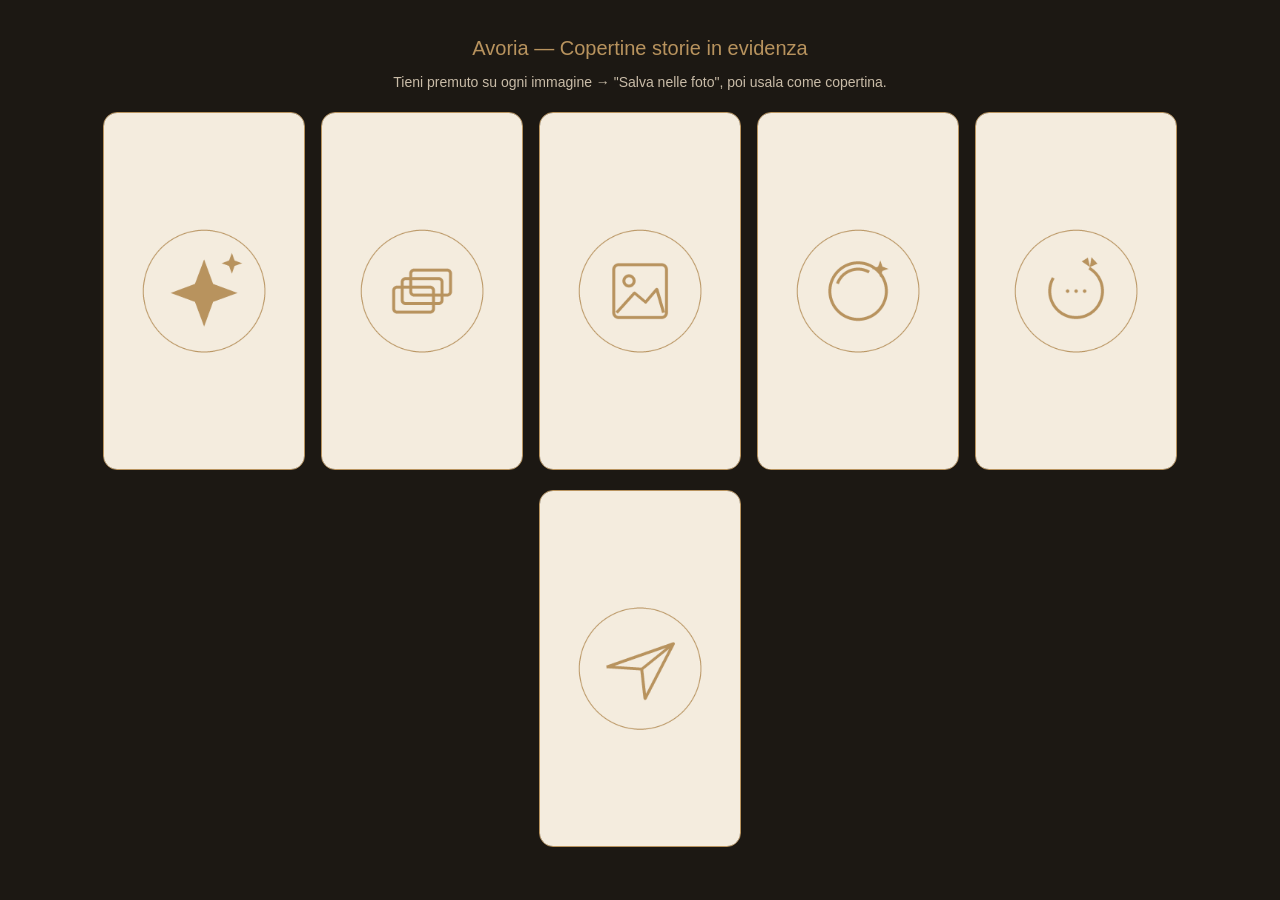
<file: ig-highlights/index.html>
<!DOCTYPE html><html lang="it"><head><meta charset="utf-8"><meta name="viewport" content="width=device-width,initial-scale=1"><title>Avoria · Copertine storie</title>
<style>body{margin:0;background:#1C1813;color:#F4ECDE;font-family:-apple-system,sans-serif;text-align:center;padding:24px}h1{font-weight:400;font-size:20px;color:#B8935E}p{color:#C9BCA8;font-size:14px}img{width:46%;max-width:200px;margin:8px;border-radius:14px;border:1px solid #B8935E}a{color:#B8935E}</style></head>
<body><h1>Avoria — Copertine storie in evidenza</h1><p>Tieni premuto su ogni immagine → "Salva nelle foto", poi usala come copertina.</p>
<img src="1_inizia_qui.png"><img src="2_cosa_creiamo.png"><img src="3_portfolio.png"><img src="4_e_tutto_ai.png"><img src="5_come_funziona.png"><img src="6_scrivici.png"></body></html>
</file>
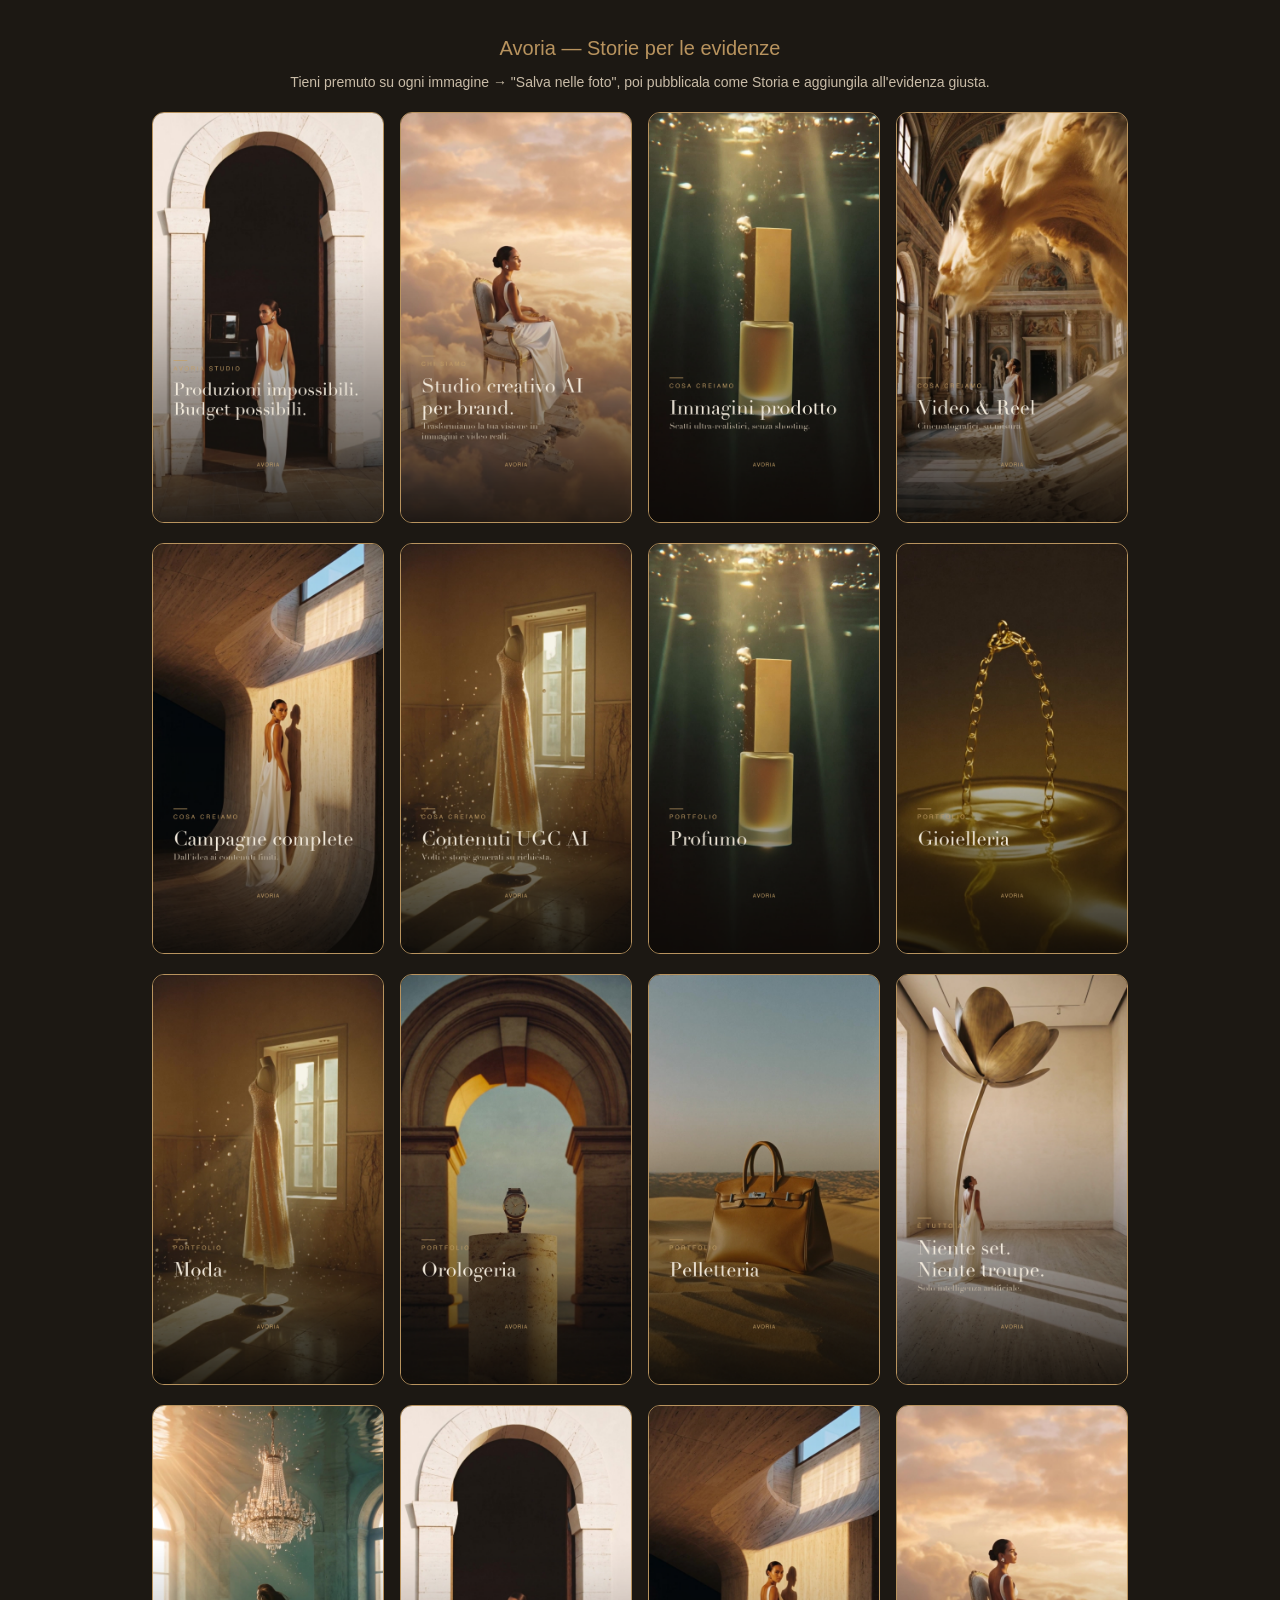
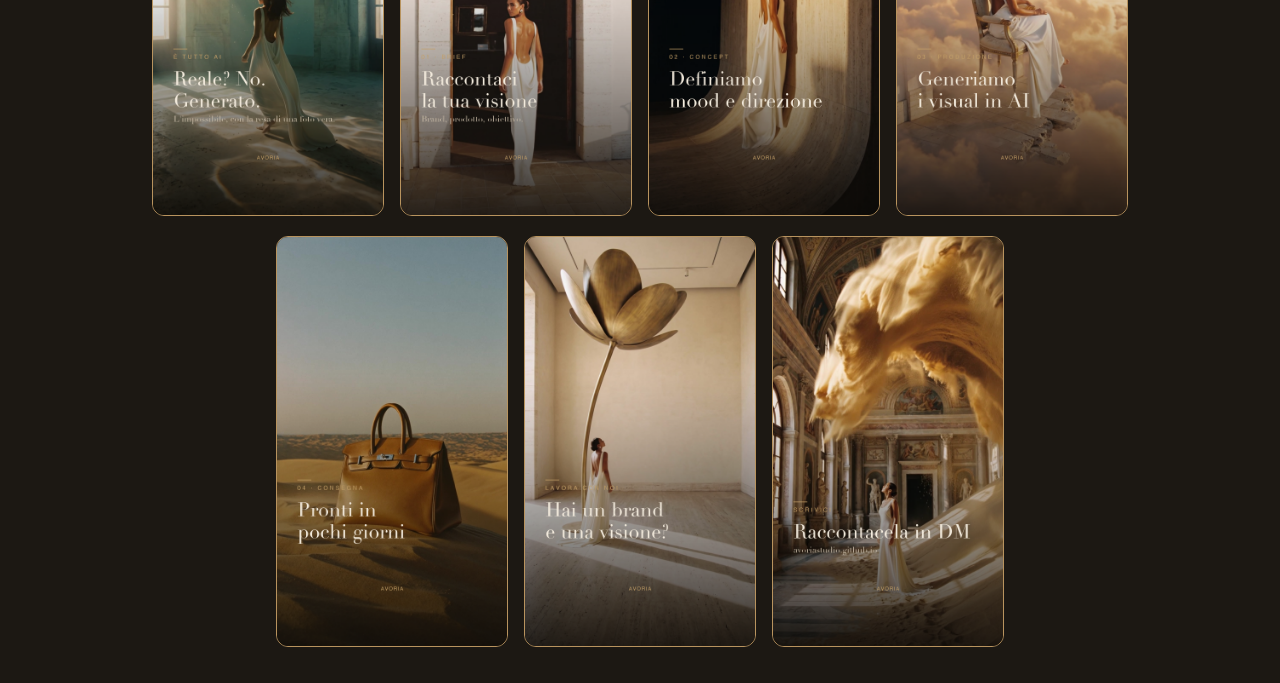
<file: ig-storie/index.html>
<!DOCTYPE html><html lang="it"><head><meta charset="utf-8"><meta name="viewport" content="width=device-width,initial-scale=1"><title>Avoria · Storie evidenze</title>
<style>body{margin:0;background:#1C1813;color:#F4ECDE;font-family:-apple-system,sans-serif;text-align:center;padding:24px}h1{font-weight:400;font-size:20px;color:#B8935E}p{color:#C9BCA8;font-size:14px}img{width:46%;max-width:230px;margin:8px;border-radius:12px;border:1px solid #B8935E}</style></head>
<body><h1>Avoria — Storie per le evidenze</h1><p>Tieni premuto su ogni immagine → "Salva nelle foto", poi pubblicala come Storia e aggiungila all'evidenza giusta.</p><img src="1-inizia-1.png"><img src="1-inizia-2.png"><img src="2-cosa-1.png"><img src="2-cosa-2.png"><img src="2-cosa-3.png"><img src="2-cosa-4.png"><img src="3-portfolio-1.png"><img src="3-portfolio-2.png"><img src="3-portfolio-3.png"><img src="3-portfolio-4.png"><img src="3-portfolio-5.png"><img src="4-ai-1.png"><img src="4-ai-2.png"><img src="5-come-1.png"><img src="5-come-2.png"><img src="5-come-3.png"><img src="5-come-4.png"><img src="6-scrivici-1.png"><img src="6-scrivici-2.png"></body></html>
</file>
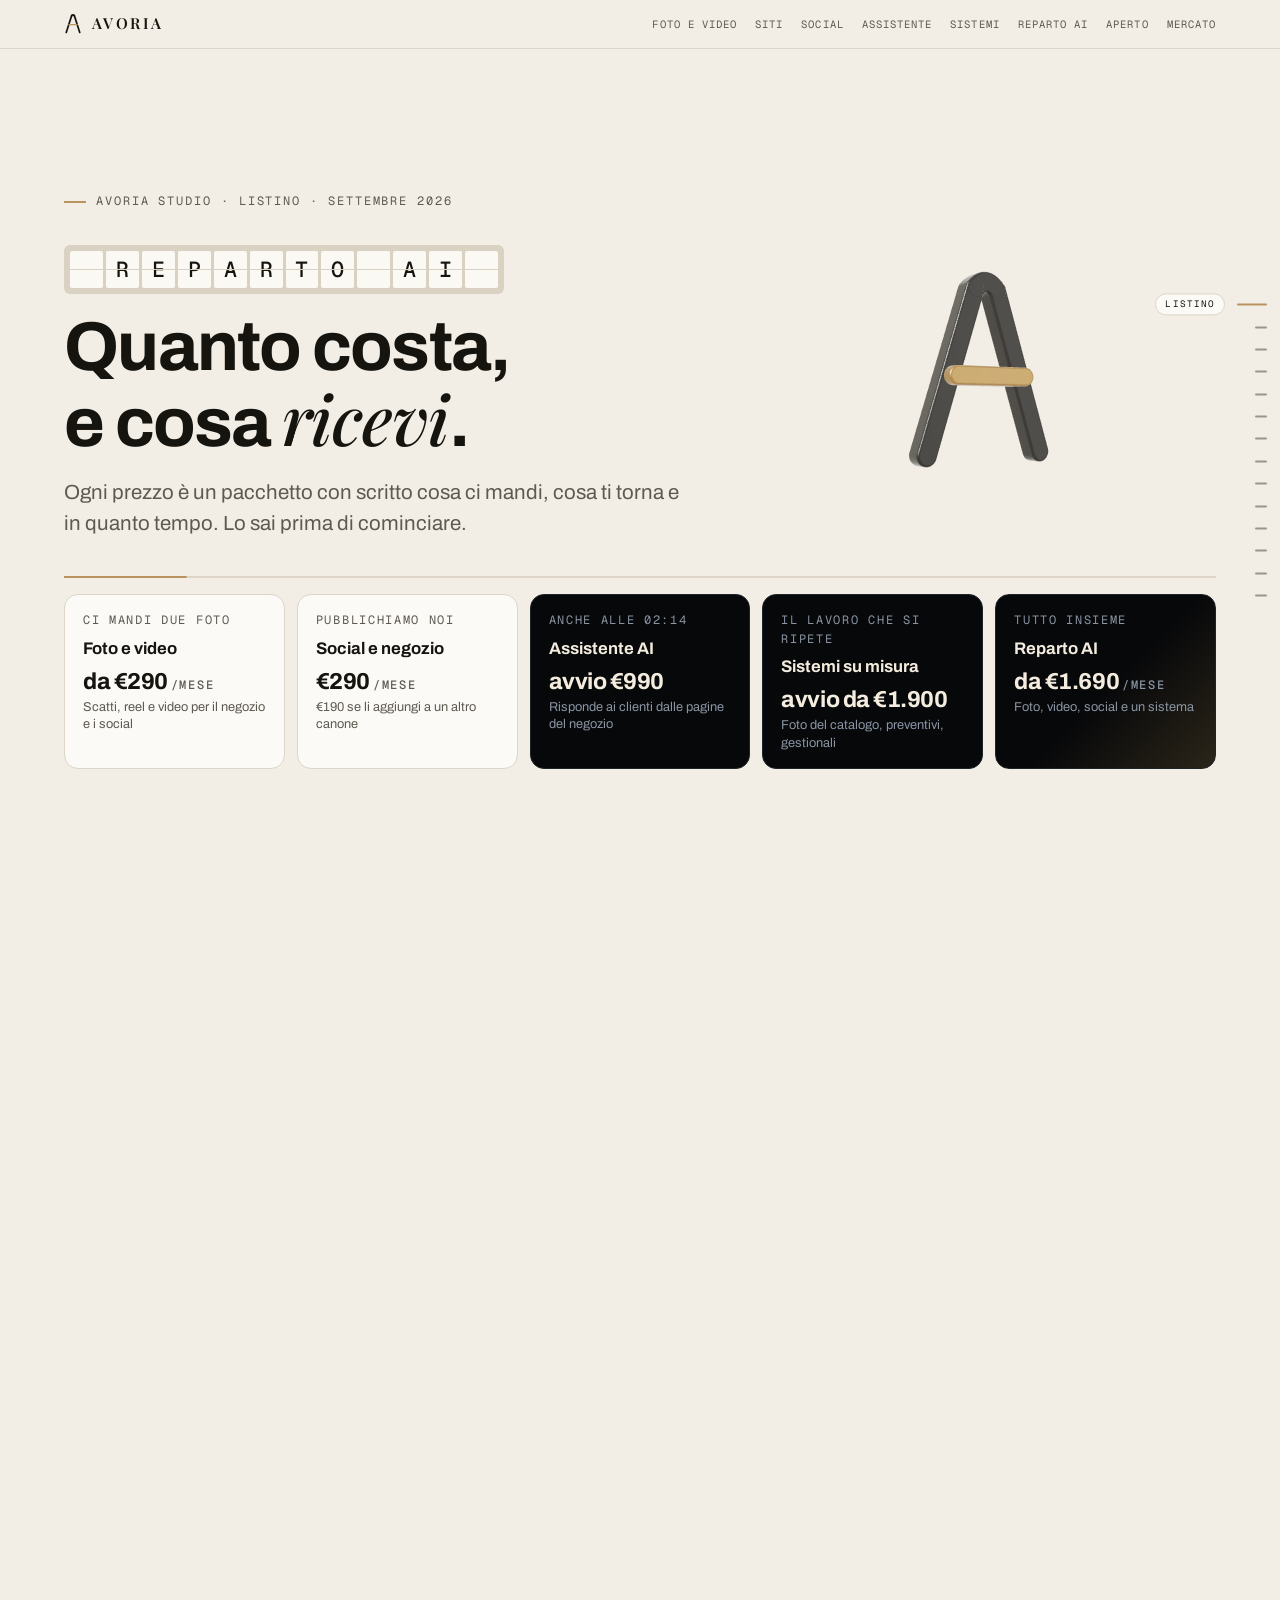
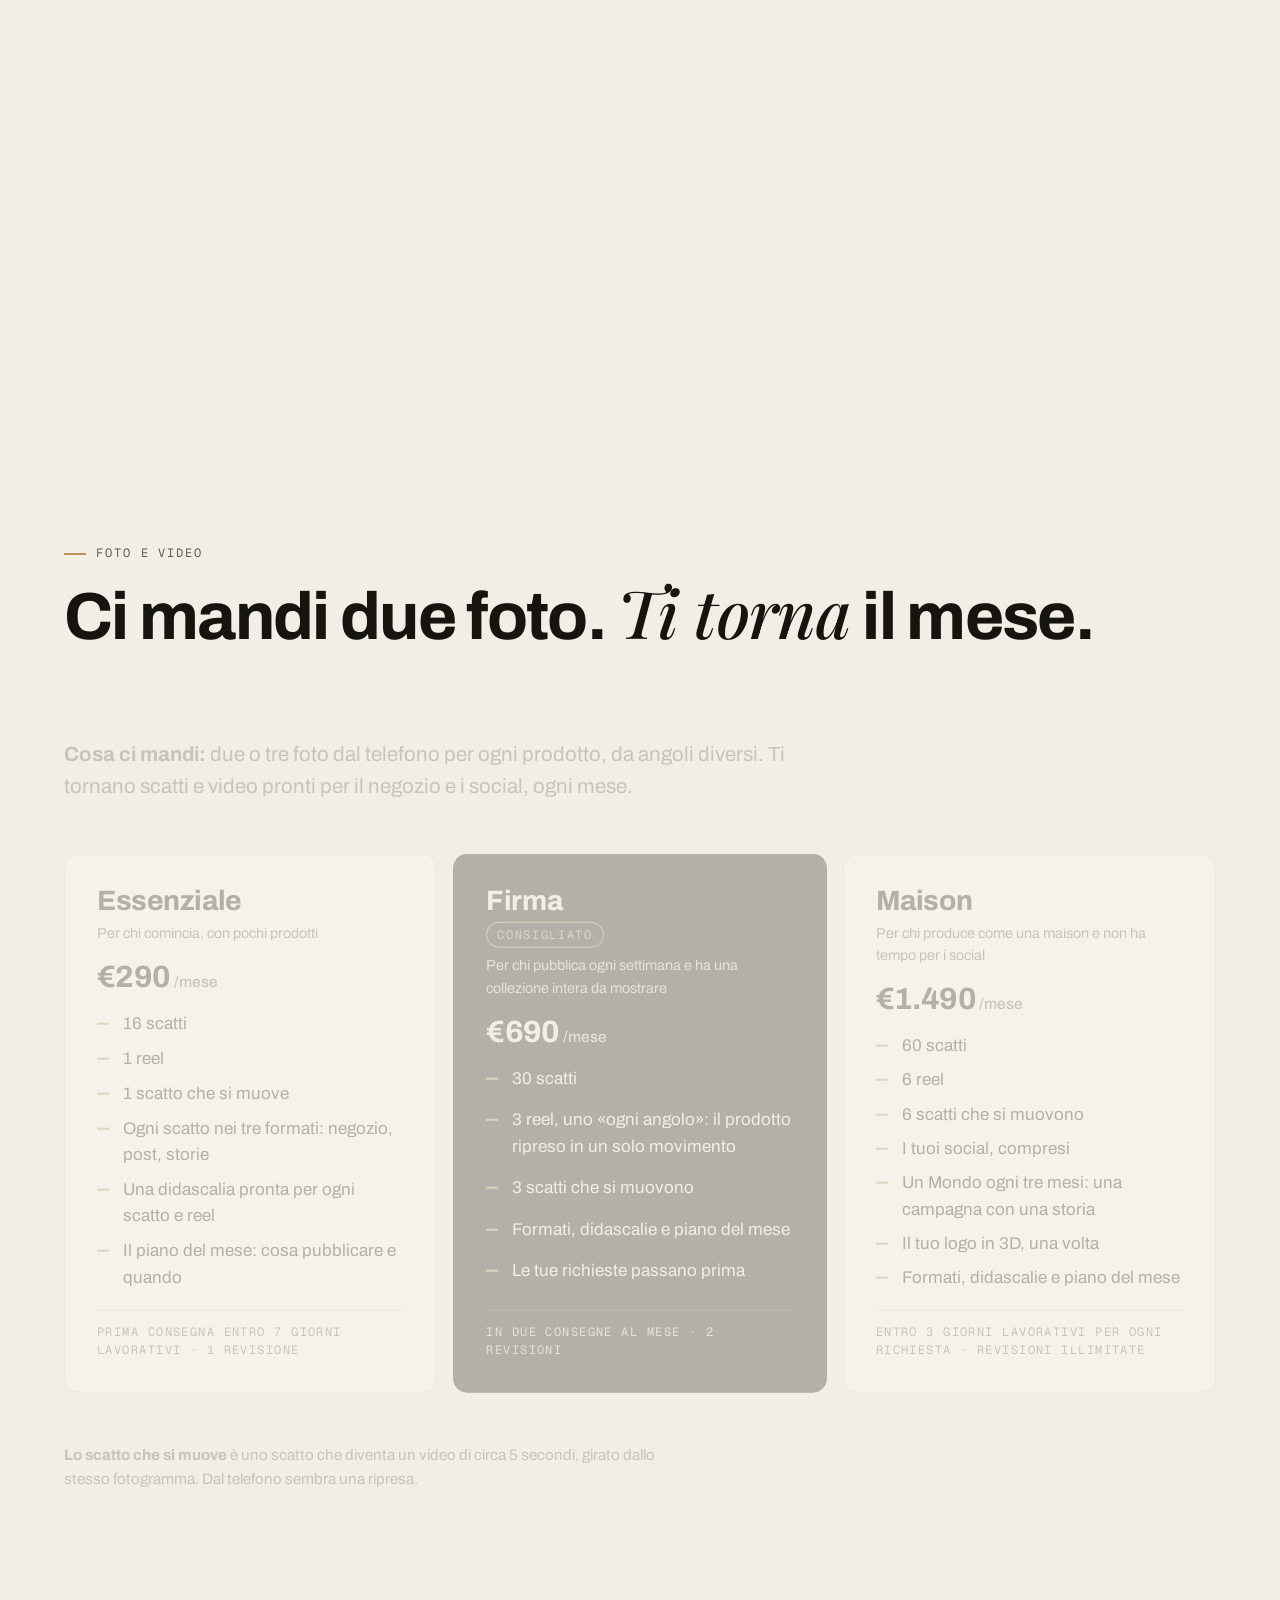
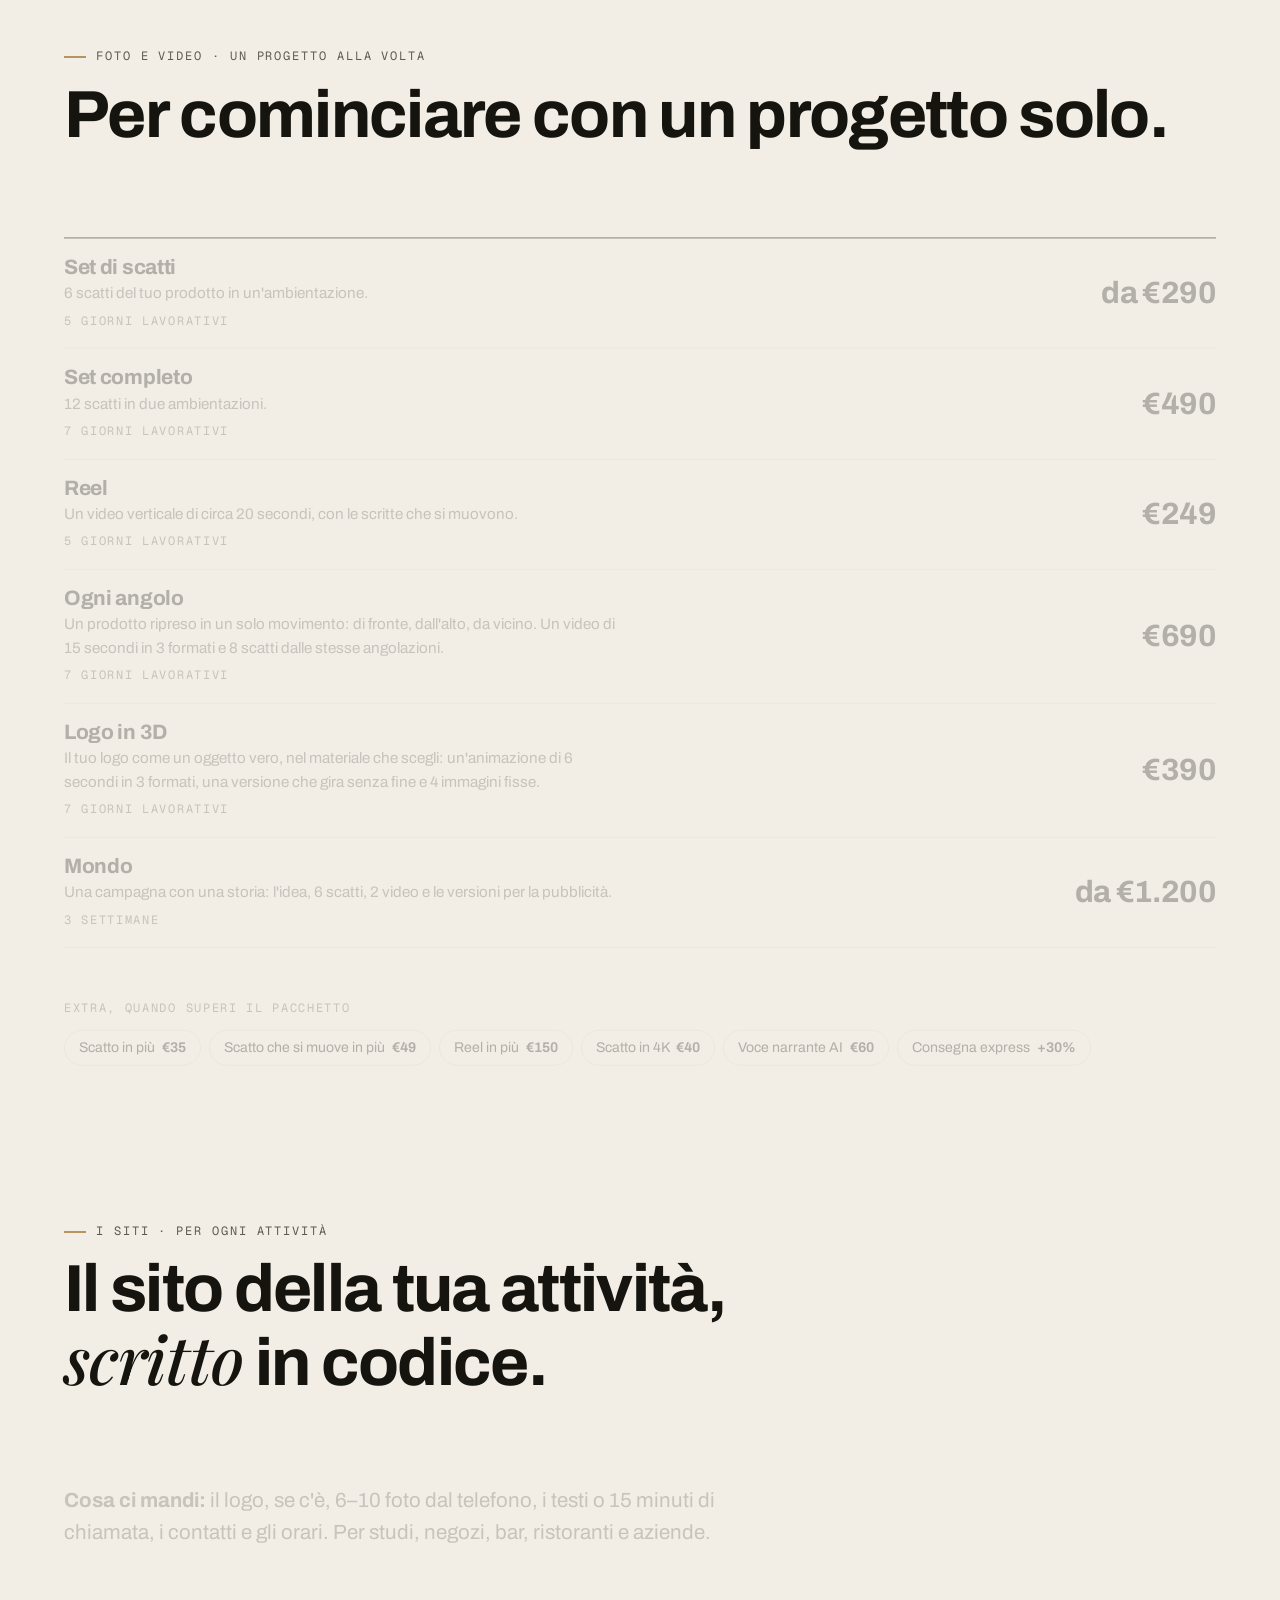
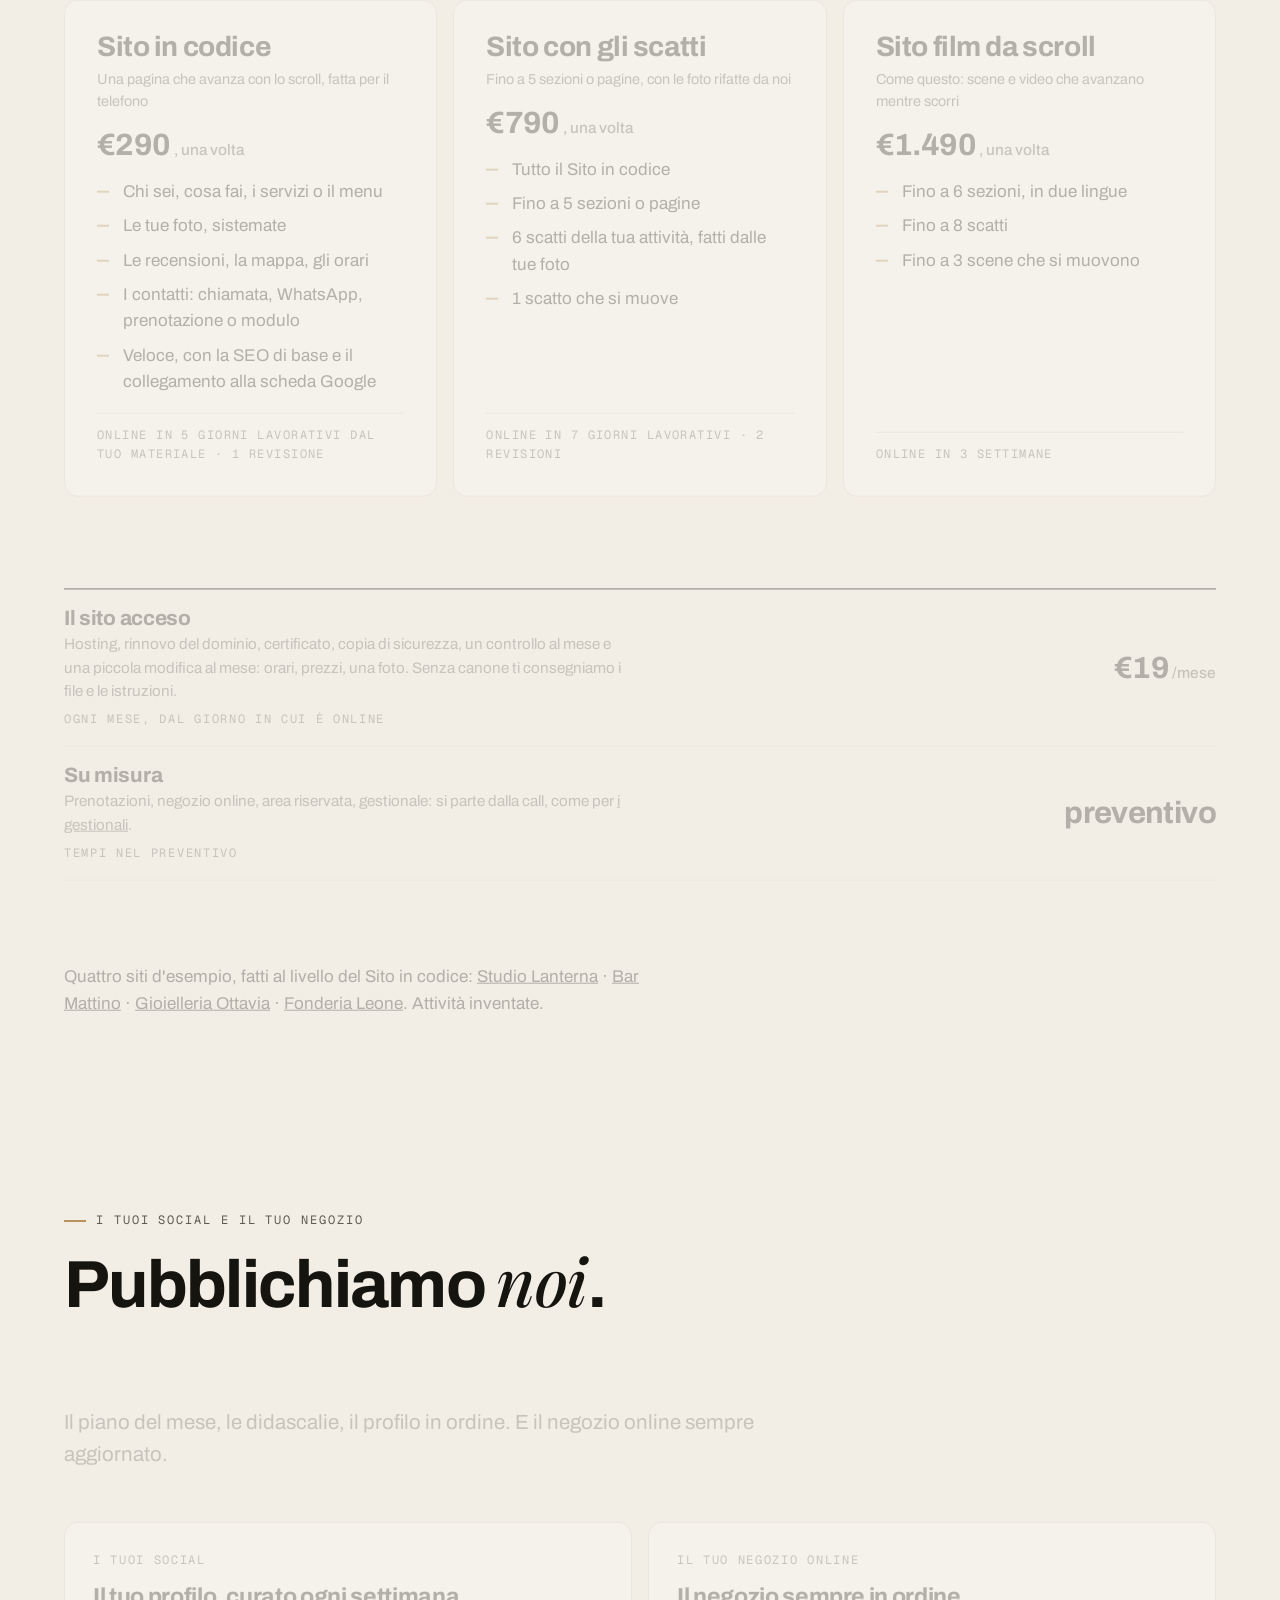
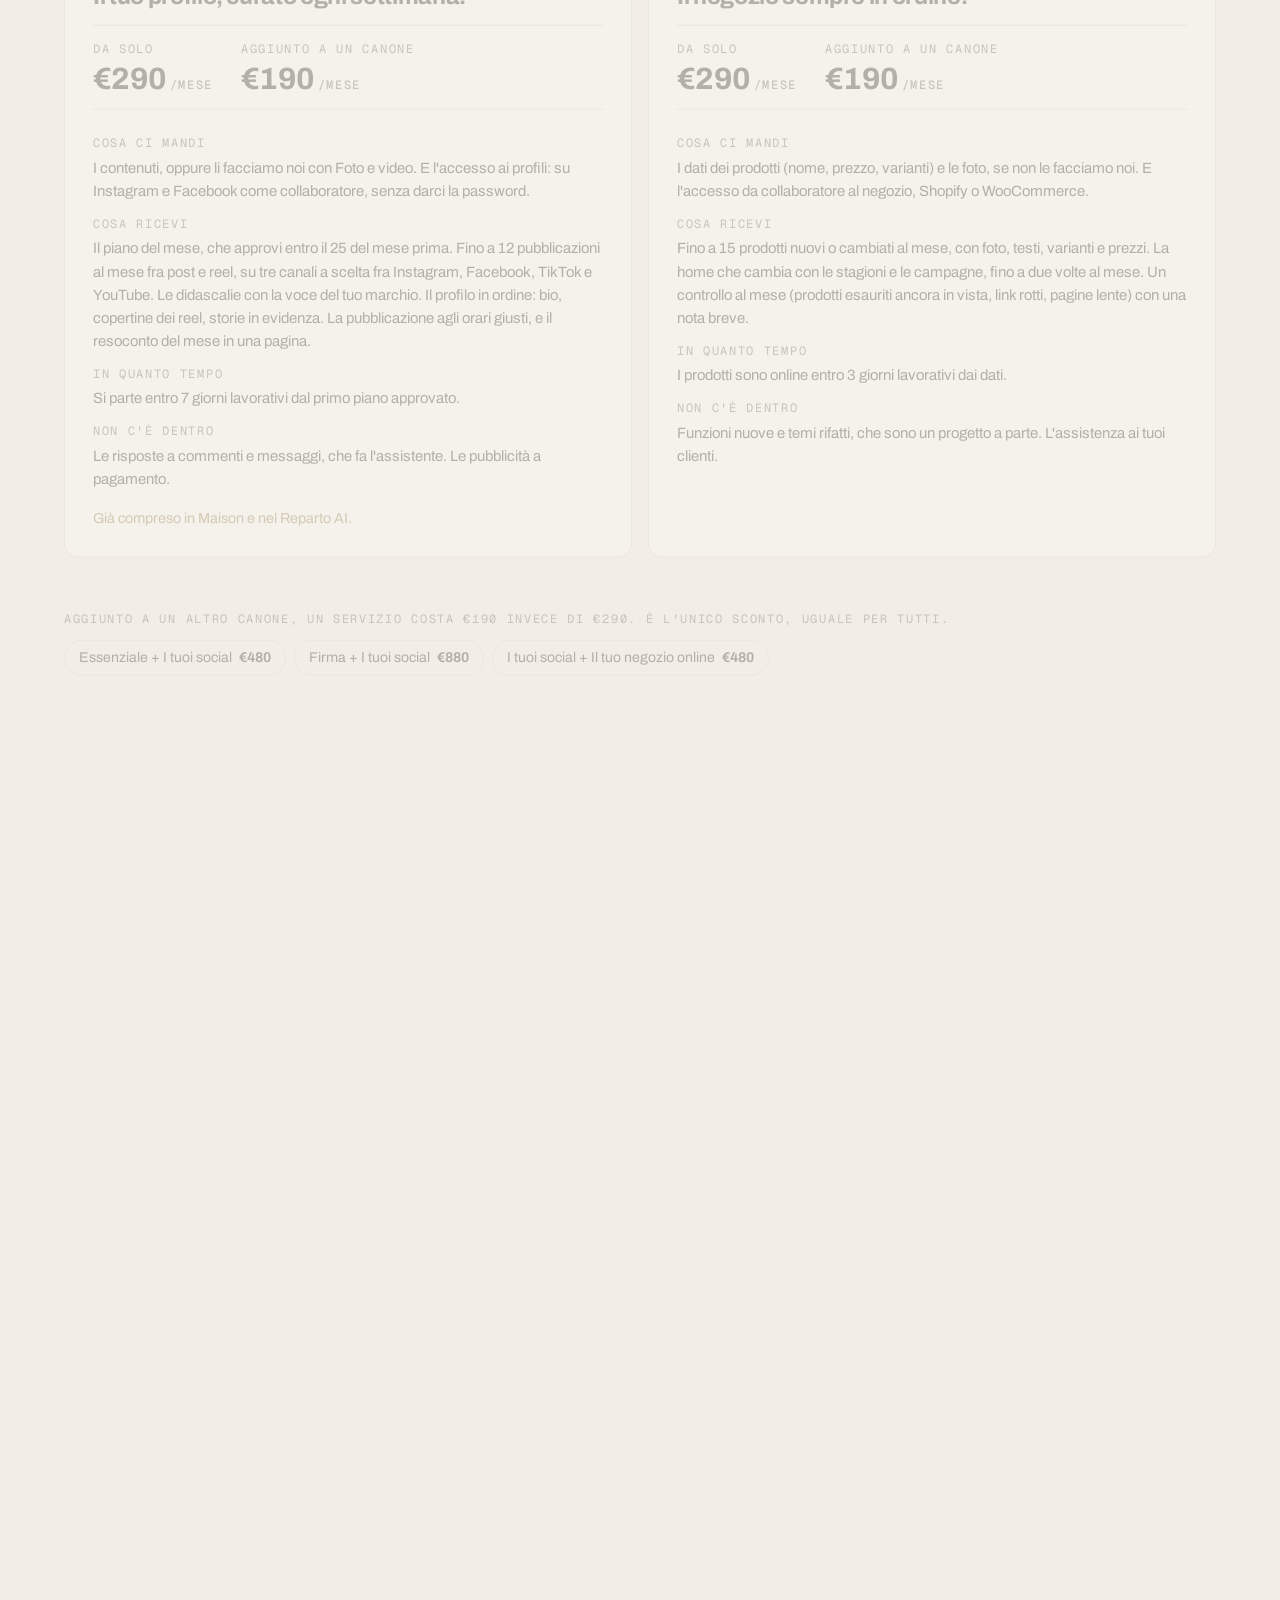
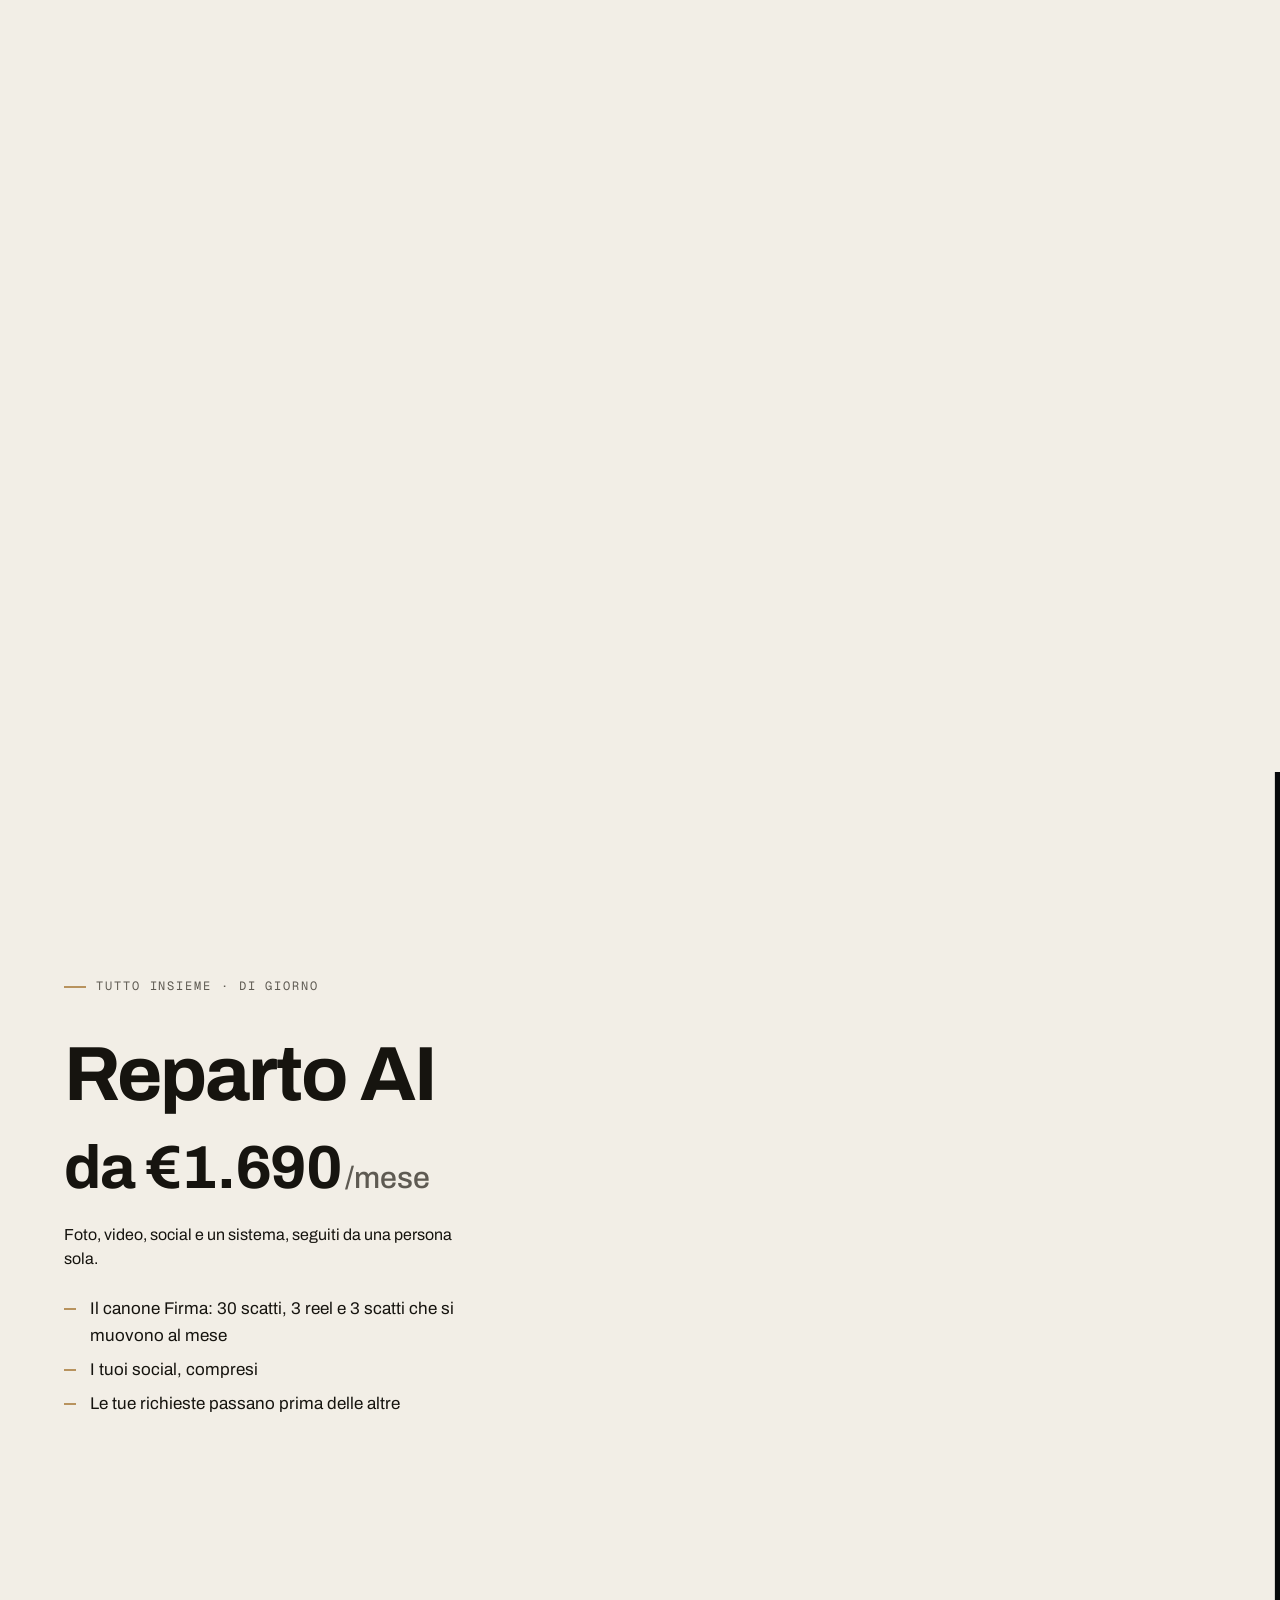
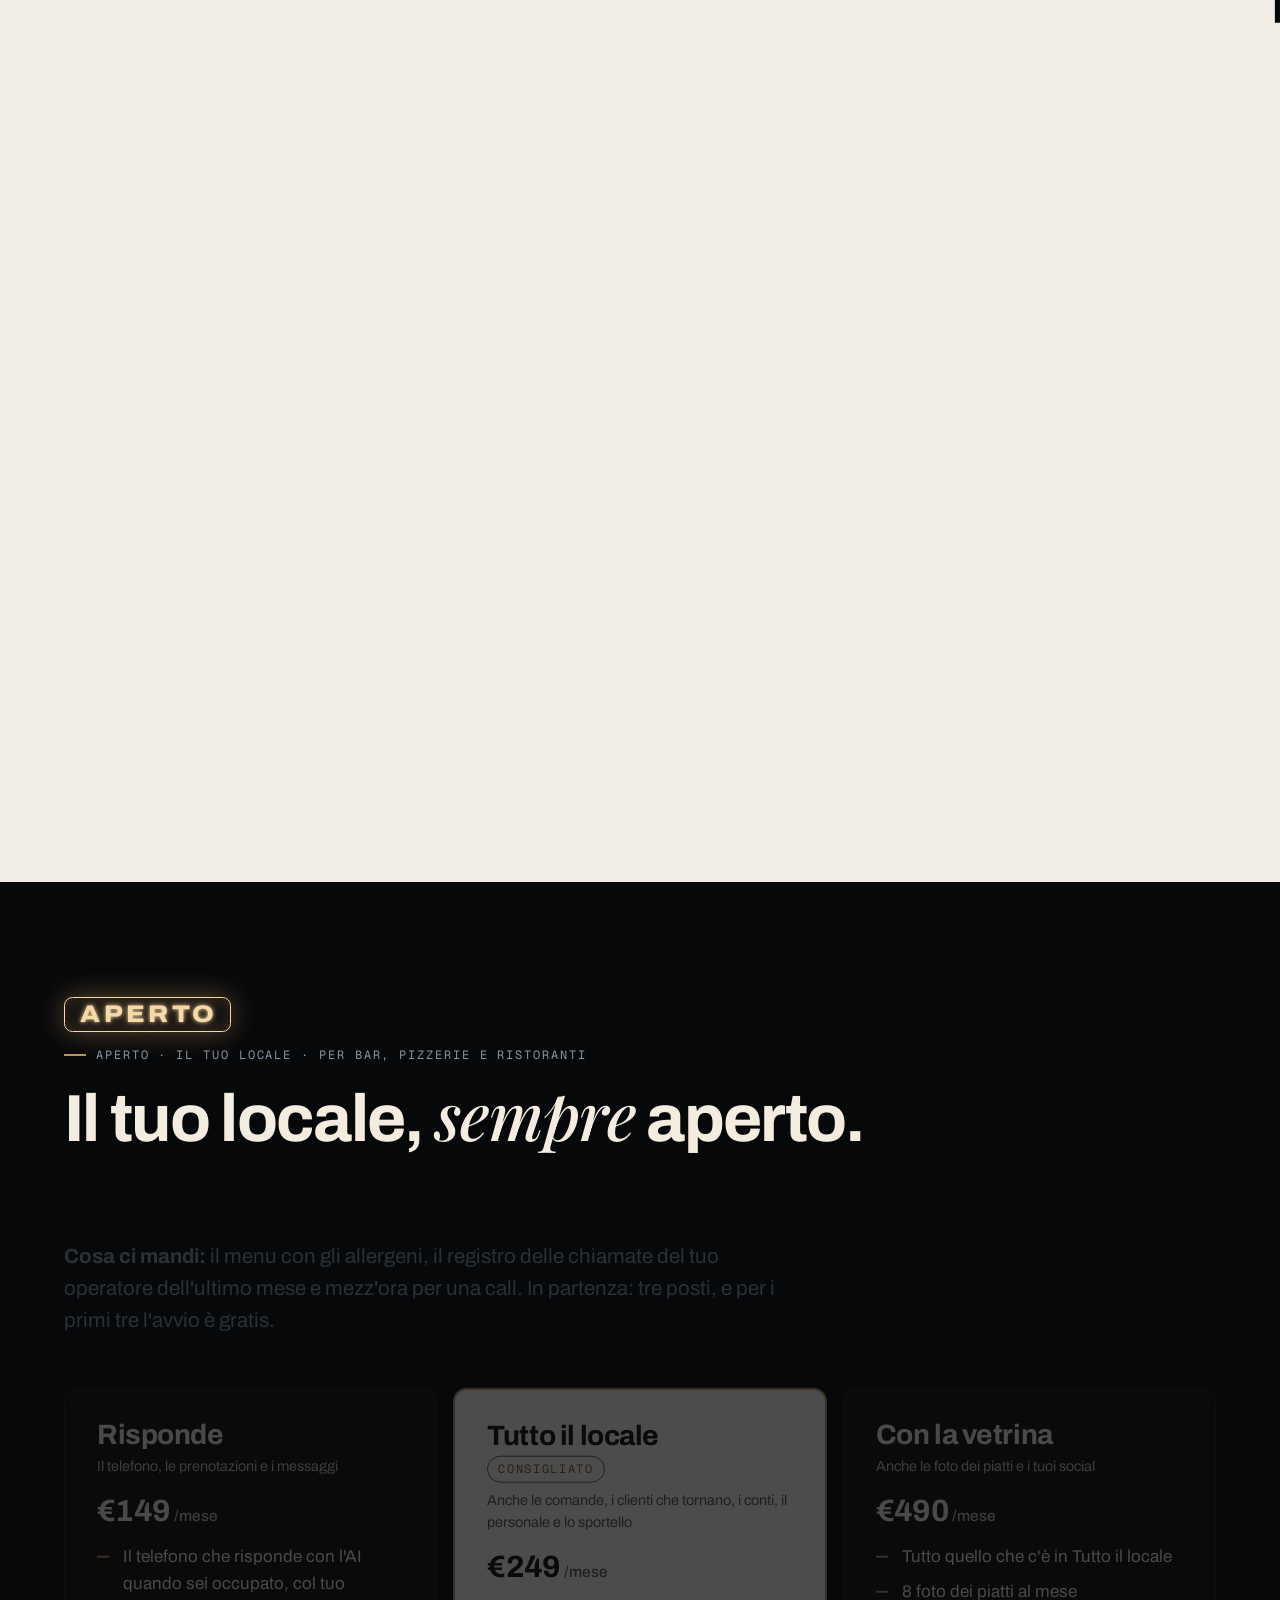
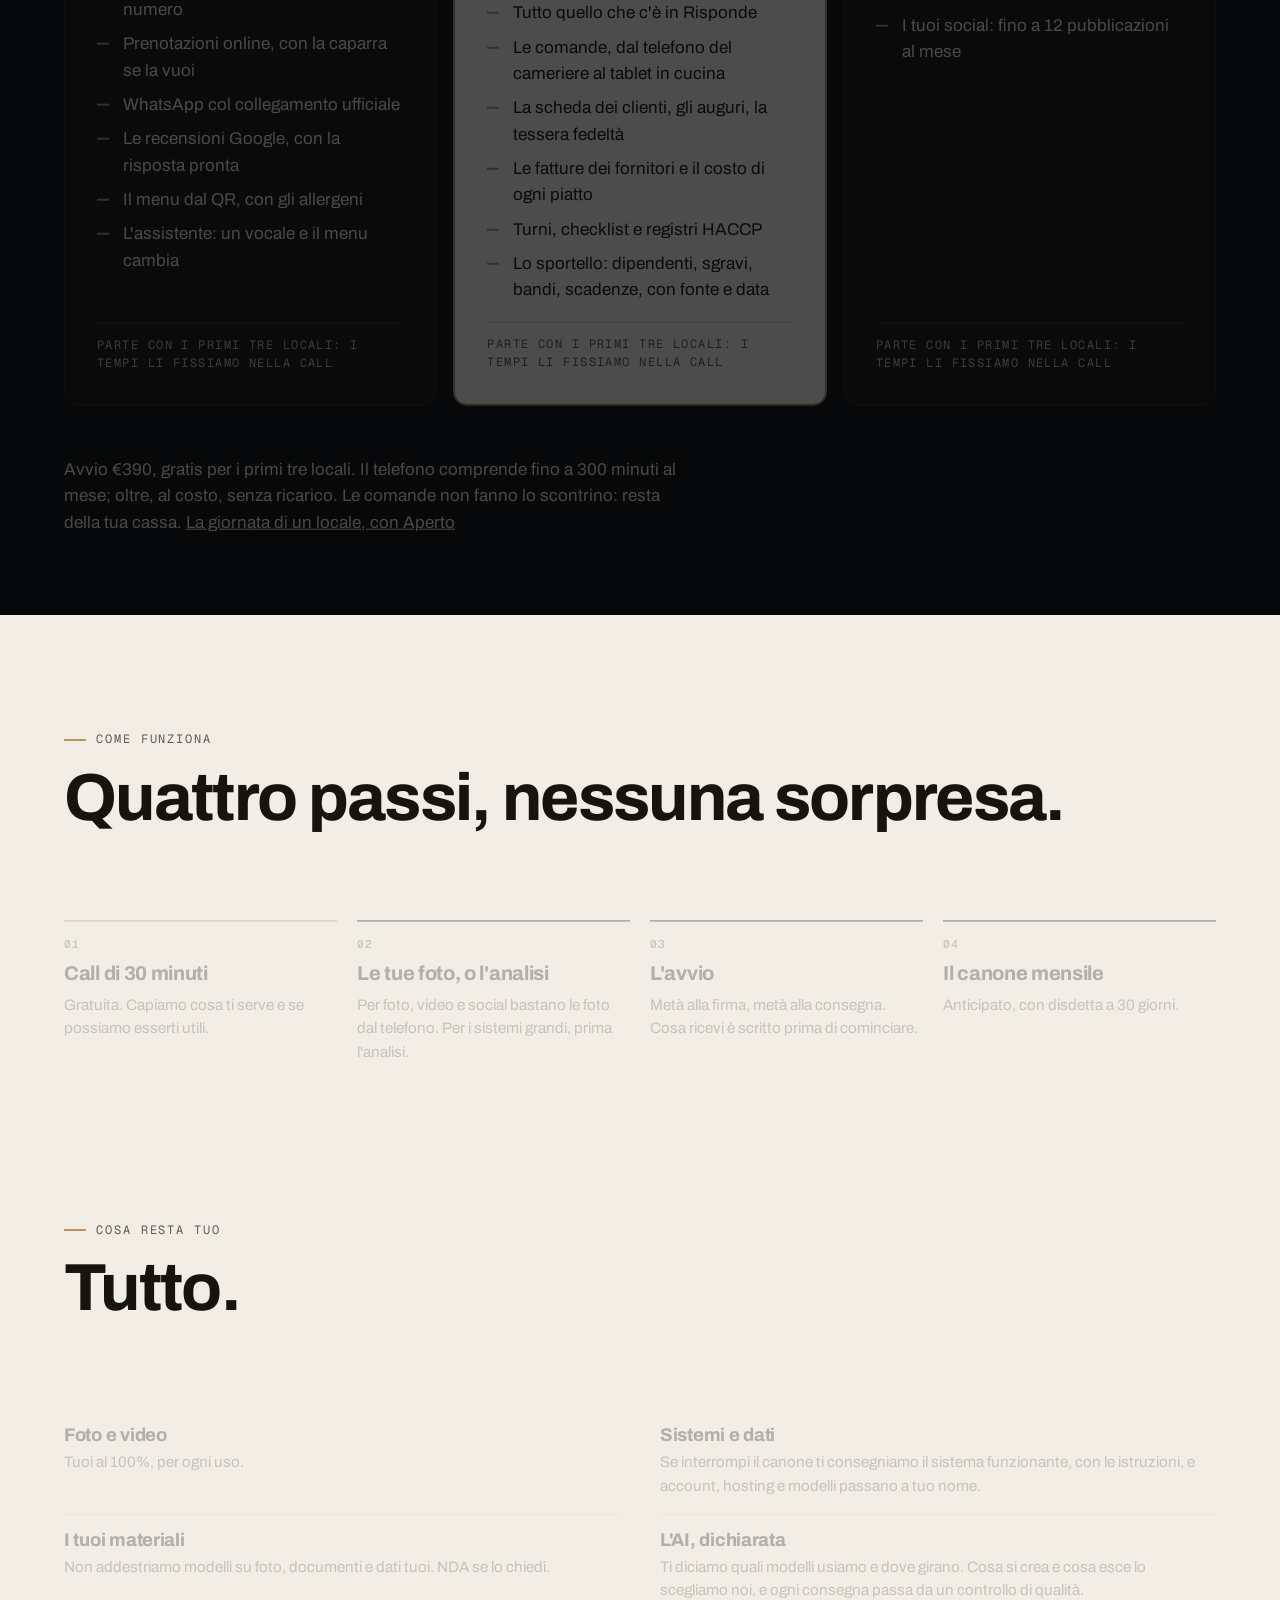
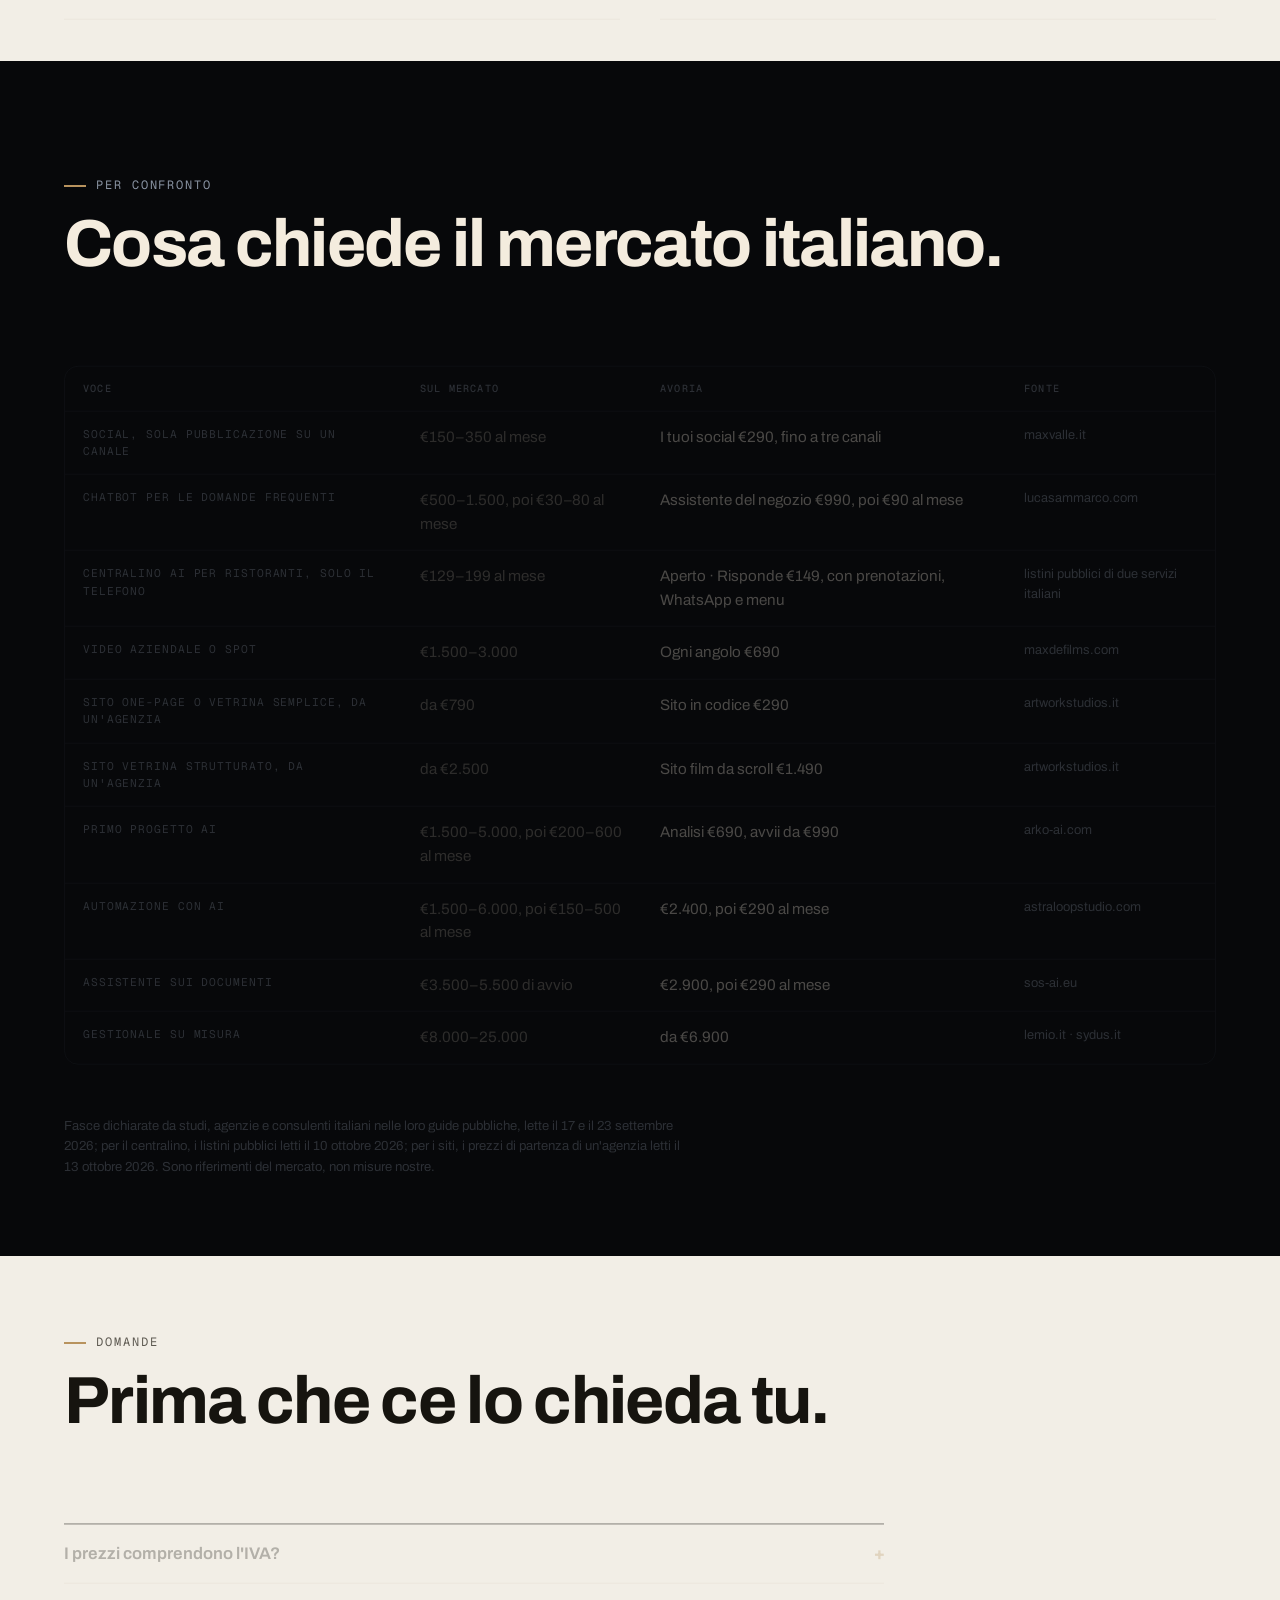
<file: listino/index.html>
<!doctype html>
<html lang="it">
<meta charset="utf-8">
<meta name="viewport" content="width=device-width, initial-scale=1">

<title>Avoria Studio · Listino</title>
<link rel="canonical" href="https://avoriastudio.github.io/listino/">
<meta name="description" content="I prezzi di Avoria Studio: foto e video, i siti per ogni attività, i tuoi social e il tuo negozio online, l'assistente AI per i clienti, i sistemi per il lavoro che si ripete, il canone Reparto AI e Aperto per bar, pizzerie e ristoranti. Al netto dell'IVA, se dovuta.">
<style>@font-face {
  font-family: 'Archivo';
  font-style: normal;
  font-weight: 300 900;
  font-stretch: 62% 125%;
  font-display: swap;
  src: url(../font/archivo-normal-300-900-vietnamese.woff2) format('woff2');
  unicode-range: U+0102-0103, U+0110-0111, U+0128-0129, U+0168-0169, U+01A0-01A1, U+01AF-01B0, U+0300-0301, U+0303-0304, U+0308-0309, U+0323, U+0329, U+1EA0-1EF9, U+20AB;
}
@font-face {
  font-family: 'Archivo';
  font-style: normal;
  font-weight: 300 900;
  font-stretch: 62% 125%;
  font-display: swap;
  src: url(../font/archivo-normal-300-900-latin-ext.woff2) format('woff2');
  unicode-range: U+0100-02BA, U+02BD-02C5, U+02C7-02CC, U+02CE-02D7, U+02DD-02FF, U+0304, U+0308, U+0329, U+1D00-1DBF, U+1E00-1E9F, U+1EF2-1EFF, U+2020, U+20A0-20AB, U+20AD-20C0, U+2113, U+2C60-2C7F, U+A720-A7FF;
}
@font-face {
  font-family: 'Archivo';
  font-style: normal;
  font-weight: 300 900;
  font-stretch: 62% 125%;
  font-display: swap;
  src: url(../font/archivo-normal-300-900-latin.woff2) format('woff2');
  unicode-range: U+0000-00FF, U+0131, U+0152-0153, U+02BB-02BC, U+02C6, U+02DA, U+02DC, U+0304, U+0308, U+0329, U+2000-206F, U+20AC, U+2122, U+2191, U+2193, U+2212, U+2215, U+FEFF, U+FFFD;
}
@font-face {
  font-family: 'Geist Mono';
  font-style: normal;
  font-weight: 400;
  font-display: swap;
  src: url(../font/geist-mono-normal-400-cyrillic-ext.woff2) format('woff2');
  unicode-range: U+0460-052F, U+1C80-1C8A, U+20B4, U+2DE0-2DFF, U+A640-A69F, U+FE2E-FE2F;
}
@font-face {
  font-family: 'Geist Mono';
  font-style: normal;
  font-weight: 400;
  font-display: swap;
  src: url(../font/geist-mono-normal-400-cyrillic.woff2) format('woff2');
  unicode-range: U+0301, U+0400-045F, U+0490-0491, U+04B0-04B1, U+2116;
}
@font-face {
  font-family: 'Geist Mono';
  font-style: normal;
  font-weight: 400;
  font-display: swap;
  src: url(../font/geist-mono-normal-400-symbols2.woff2) format('woff2');
  unicode-range: U+2000-2001, U+2004-2008, U+200A, U+23B8-23BD, U+2500-259F;
}
@font-face {
  font-family: 'Geist Mono';
  font-style: normal;
  font-weight: 400;
  font-display: swap;
  src: url(../font/geist-mono-normal-400-vietnamese.woff2) format('woff2');
  unicode-range: U+0102-0103, U+0110-0111, U+0128-0129, U+0168-0169, U+01A0-01A1, U+01AF-01B0, U+0300-0301, U+0303-0304, U+0308-0309, U+0323, U+0329, U+1EA0-1EF9, U+20AB;
}
@font-face {
  font-family: 'Geist Mono';
  font-style: normal;
  font-weight: 400;
  font-display: swap;
  src: url(../font/geist-mono-normal-400-latin-ext.woff2) format('woff2');
  unicode-range: U+0100-02BA, U+02BD-02C5, U+02C7-02CC, U+02CE-02D7, U+02DD-02FF, U+0304, U+0308, U+0329, U+1D00-1DBF, U+1E00-1E9F, U+1EF2-1EFF, U+2020, U+20A0-20AB, U+20AD-20C0, U+2113, U+2C60-2C7F, U+A720-A7FF;
}
@font-face {
  font-family: 'Geist Mono';
  font-style: normal;
  font-weight: 400;
  font-display: swap;
  src: url(../font/geist-mono-normal-400-latin.woff2) format('woff2');
  unicode-range: U+0000-00FF, U+0131, U+0152-0153, U+02BB-02BC, U+02C6, U+02DA, U+02DC, U+0304, U+0308, U+0329, U+2000-206F, U+20AC, U+2122, U+2191, U+2193, U+2212, U+2215, U+FEFF, U+FFFD;
}
@font-face {
  font-family: 'Geist Mono';
  font-style: normal;
  font-weight: 500;
  font-display: swap;
  src: url(../font/geist-mono-normal-400-cyrillic-ext.woff2) format('woff2');
  unicode-range: U+0460-052F, U+1C80-1C8A, U+20B4, U+2DE0-2DFF, U+A640-A69F, U+FE2E-FE2F;
}
@font-face {
  font-family: 'Geist Mono';
  font-style: normal;
  font-weight: 500;
  font-display: swap;
  src: url(../font/geist-mono-normal-400-cyrillic.woff2) format('woff2');
  unicode-range: U+0301, U+0400-045F, U+0490-0491, U+04B0-04B1, U+2116;
}
@font-face {
  font-family: 'Geist Mono';
  font-style: normal;
  font-weight: 500;
  font-display: swap;
  src: url(../font/geist-mono-normal-400-symbols2.woff2) format('woff2');
  unicode-range: U+2000-2001, U+2004-2008, U+200A, U+23B8-23BD, U+2500-259F;
}
@font-face {
  font-family: 'Geist Mono';
  font-style: normal;
  font-weight: 500;
  font-display: swap;
  src: url(../font/geist-mono-normal-400-vietnamese.woff2) format('woff2');
  unicode-range: U+0102-0103, U+0110-0111, U+0128-0129, U+0168-0169, U+01A0-01A1, U+01AF-01B0, U+0300-0301, U+0303-0304, U+0308-0309, U+0323, U+0329, U+1EA0-1EF9, U+20AB;
}
@font-face {
  font-family: 'Geist Mono';
  font-style: normal;
  font-weight: 500;
  font-display: swap;
  src: url(../font/geist-mono-normal-400-latin-ext.woff2) format('woff2');
  unicode-range: U+0100-02BA, U+02BD-02C5, U+02C7-02CC, U+02CE-02D7, U+02DD-02FF, U+0304, U+0308, U+0329, U+1D00-1DBF, U+1E00-1E9F, U+1EF2-1EFF, U+2020, U+20A0-20AB, U+20AD-20C0, U+2113, U+2C60-2C7F, U+A720-A7FF;
}
@font-face {
  font-family: 'Geist Mono';
  font-style: normal;
  font-weight: 500;
  font-display: swap;
  src: url(../font/geist-mono-normal-400-latin.woff2) format('woff2');
  unicode-range: U+0000-00FF, U+0131, U+0152-0153, U+02BB-02BC, U+02C6, U+02DA, U+02DC, U+0304, U+0308, U+0329, U+2000-206F, U+20AC, U+2122, U+2191, U+2193, U+2212, U+2215, U+FEFF, U+FFFD;
}
@font-face {
  font-family: 'Playfair Display';
  font-style: italic;
  font-weight: 500;
  font-display: swap;
  src: url(../font/playfair-display-italic-500-cyrillic.woff2) format('woff2');
  unicode-range: U+0301, U+0400-045F, U+0490-0491, U+04B0-04B1, U+2116;
}
@font-face {
  font-family: 'Playfair Display';
  font-style: italic;
  font-weight: 500;
  font-display: swap;
  src: url(../font/playfair-display-italic-500-vietnamese.woff2) format('woff2');
  unicode-range: U+0102-0103, U+0110-0111, U+0128-0129, U+0168-0169, U+01A0-01A1, U+01AF-01B0, U+0300-0301, U+0303-0304, U+0308-0309, U+0323, U+0329, U+1EA0-1EF9, U+20AB;
}
@font-face {
  font-family: 'Playfair Display';
  font-style: italic;
  font-weight: 500;
  font-display: swap;
  src: url(../font/playfair-display-italic-500-latin-ext.woff2) format('woff2');
  unicode-range: U+0100-02BA, U+02BD-02C5, U+02C7-02CC, U+02CE-02D7, U+02DD-02FF, U+0304, U+0308, U+0329, U+1D00-1DBF, U+1E00-1E9F, U+1EF2-1EFF, U+2020, U+20A0-20AB, U+20AD-20C0, U+2113, U+2C60-2C7F, U+A720-A7FF;
}
@font-face {
  font-family: 'Playfair Display';
  font-style: italic;
  font-weight: 500;
  font-display: swap;
  src: url(../font/playfair-display-italic-500-latin.woff2) format('woff2');
  unicode-range: U+0000-00FF, U+0131, U+0152-0153, U+02BB-02BC, U+02C6, U+02DA, U+02DC, U+0304, U+0308, U+0329, U+2000-206F, U+20AC, U+2122, U+2191, U+2193, U+2212, U+2215, U+FEFF, U+FFFD;
}
@font-face {
  font-family: 'Playfair Display';
  font-style: normal;
  font-weight: 600;
  font-display: swap;
  src: url(../font/playfair-display-normal-600-cyrillic.woff2) format('woff2');
  unicode-range: U+0301, U+0400-045F, U+0490-0491, U+04B0-04B1, U+2116;
}
@font-face {
  font-family: 'Playfair Display';
  font-style: normal;
  font-weight: 600;
  font-display: swap;
  src: url(../font/playfair-display-normal-600-vietnamese.woff2) format('woff2');
  unicode-range: U+0102-0103, U+0110-0111, U+0128-0129, U+0168-0169, U+01A0-01A1, U+01AF-01B0, U+0300-0301, U+0303-0304, U+0308-0309, U+0323, U+0329, U+1EA0-1EF9, U+20AB;
}
@font-face {
  font-family: 'Playfair Display';
  font-style: normal;
  font-weight: 600;
  font-display: swap;
  src: url(../font/playfair-display-normal-600-latin-ext.woff2) format('woff2');
  unicode-range: U+0100-02BA, U+02BD-02C5, U+02C7-02CC, U+02CE-02D7, U+02DD-02FF, U+0304, U+0308, U+0329, U+1D00-1DBF, U+1E00-1E9F, U+1EF2-1EFF, U+2020, U+20A0-20AB, U+20AD-20C0, U+2113, U+2C60-2C7F, U+A720-A7FF;
}
@font-face {
  font-family: 'Playfair Display';
  font-style: normal;
  font-weight: 600;
  font-display: swap;
  src: url(../font/playfair-display-normal-600-latin.woff2) format('woff2');
  unicode-range: U+0000-00FF, U+0131, U+0152-0153, U+02BB-02BC, U+02C6, U+02DA, U+02DC, U+0304, U+0308, U+0329, U+2000-206F, U+20AC, U+2122, U+2191, U+2193, U+2212, U+2215, U+FEFF, U+FFFD;
}
</style>
<style>
:root{
  --avorio:#F2EEE6; --posa:#FBFAF7; --inchiostro:#16140F; --grafite:#5E5A52;
  --nero:#07080A; --avorio-luce:#F4ECDE; --acciaio:#8A94A3; --filo-notte:#1E2229;
  --oro:#B8935E; --oro-scuro:#8F6F3E;
  --f-titolo:"Archivo","Helvetica Neue",Arial,sans-serif;
  --f-firma:"Playfair Display",Georgia,"Times New Roman",serif;
  --f-dati:"Geist Mono",ui-monospace,"SFMono-Regular",Consolas,monospace;
  --passo:8px; --raggio:14px;
  --ease-giorno:cubic-bezier(.65,0,.35,1);
  --ease-notte:cubic-bezier(.8,0,.1,1);
}
.giorno{ --fondo:var(--avorio); --testo:var(--inchiostro); --secondario:var(--grafite); --filo:#DDD5C7; background:var(--fondo); color:var(--testo); }
.notte { --fondo:var(--nero);   --testo:var(--avorio-luce); --secondario:var(--acciaio); --filo:var(--filo-notte); background:var(--fondo); color:var(--testo); }
.firma{ font-family:var(--f-firma); font-style:italic; font-weight:500; letter-spacing:-.01em; }
.dati { font-family:var(--f-dati); letter-spacing:.08em; text-transform:uppercase; }
.largo{ font-family:var(--f-titolo); font-variation-settings:"wdth" 125; }
.stretto{ font-family:var(--f-titolo); font-variation-settings:"wdth" 62; }
@media (prefers-reduced-motion: reduce){ *,*::before,*::after{ animation:none!important; transition:none!important; } }
</style>
<style>
.solari{display:grid;grid-template-columns:repeat(var(--celle),minmax(0,1fr));gap:3px;padding:6px;border-radius:6px;
  font-family:var(--f-dati);font-weight:500;background:var(--solari-telaio);
  font-size:var(--solari-corpo,clamp(12px,1.7vw,22px));max-width:calc(var(--celle) * 1.9em + 12px)}
.solari span{display:block;text-align:center;line-height:1.7;border-radius:2px;position:relative;overflow:hidden;
  background:var(--solari-cella);color:var(--solari-testo);font-size:1em}
.solari span::after{content:"";position:absolute;left:0;right:0;top:50%;height:1px;background:var(--solari-telaio)}
.solari span.gira{transform:scaleY(.82)}
.giorno .solari,.solari{--solari-telaio:#D9D1C2;--solari-cella:#FBF9F4;--solari-testo:#16140F}
.notte .solari{--solari-telaio:#15171c;--solari-cella:#0d0f13;--solari-testo:#F4ECDE}
[data-respiro]{font-family:var(--f-titolo);font-variation-settings:"wdth" 62;font-weight:820;line-height:.92;
  letter-spacing:-.01em;white-space:nowrap}
</style>
<style>


.film [data-binario].fermo{height:calc(var(--binario,200) * 1vh);height:calc(var(--binario,200) * 1svh)}
.film [data-binario].fermo > .palco{position:sticky;top:var(--alto-nav,0px);display:flex;flex-direction:column;overflow:hidden;
  height:calc(100vh - var(--alto-nav,0px));height:calc(100svh - var(--alto-nav,0px))}
.film [data-binario].fermo > .palco > .quadro{flex:1 0 auto}


.film [data-svela]{opacity:calc(.28 + .72 * var(--e,1));transform:translate3d(0,calc((1 - var(--e,1)) * 36px),0)}


.indice{position:fixed;right:clamp(4px,1vw,16px);top:50%;transform:translateY(-50%);z-index:30;pointer-events:none;
  --tacca:#5E5A52;--nome:#16140F;--nome-fondo:rgba(251,250,247,.95);--nome-filo:#DDD5C7}
.indice[data-tono="notte"]{--tacca:#8A94A3;--nome:#F4ECDE;--nome-fondo:rgba(13,15,19,.92);--nome-filo:#262b33}
.indice ol{list-style:none;margin:0;padding:0;display:flex;flex-direction:column}
.indice button{pointer-events:none;display:flex;align-items:center;justify-content:flex-end;gap:6px;width:100%;padding:0;border:0;background:none;color:inherit;font:inherit;cursor:pointer}
.indice .tacca{pointer-events:auto;position:relative;display:block;width:36px;height:20px}
.indice .tacca::before{content:"";position:absolute;right:0;top:9px;width:12px;height:2px;border-radius:1px;background:var(--tacca);opacity:.6;
  transition:width .3s var(--ease-giorno),opacity .3s,background-color .3s}
.indice .nome{font-family:var(--f-dati);font-size:.58rem;letter-spacing:.12em;text-transform:uppercase;white-space:nowrap;color:var(--nome);
  background:var(--nome-fondo);border:1px solid var(--nome-filo);border-radius:999px;padding:3px 9px;opacity:0;transform:translateX(6px);
  transition:opacity .2s,transform .2s,color .3s,background-color .3s;pointer-events:none}
.indice button:hover .tacca::before{opacity:1;width:20px}
.indice:hover .nome,.indice:focus-within .nome{opacity:1;transform:none;pointer-events:auto}
.indice button[aria-current="step"] .tacca::before{width:30px;background:var(--oro);opacity:1}
.indice button.annuncia .nome{opacity:1;transform:none}
.indice button:focus-visible{outline:none}
.indice button:focus-visible .nome{outline:2px solid var(--anello,var(--oro));outline-offset:2px}


.indice-corto{display:none}
@media (max-width:760px){
  .indice{display:none}
  .indice-corto{position:fixed;left:12px;right:12px;bottom:calc(10px + env(safe-area-inset-bottom,0px));z-index:30;
    display:grid;grid-template-columns:44px minmax(0,1fr) 44px;align-items:center;height:48px;padding:0 2px;border-radius:999px;overflow:hidden;
    background:rgba(251,250,247,.93);color:#16140F;border:1px solid #DDD5C7;backdrop-filter:blur(12px);-webkit-backdrop-filter:blur(12px);
    transition:background-color .3s,color .3s,border-color .3s}
  .indice-corto[data-tono="notte"]{background:rgba(13,15,19,.9);color:#F4ECDE;border-color:#262b33}
  .indice-corto button{width:44px;height:44px;border:0;border-radius:50%;background:none;color:inherit;font:inherit;font-size:1.05rem;cursor:pointer}
  .indice-corto .dove{margin:0;display:flex;align-items:baseline;justify-content:center;gap:10px;min-width:0;
    font-family:var(--f-dati);font-size:.62rem;letter-spacing:.1em;text-transform:uppercase}
  .indice-corto .dove b{font-weight:500;color:var(--oro);flex:none}
  .indice-corto .dove span{white-space:nowrap;overflow:hidden;text-overflow:ellipsis}
  .indice-corto .avanza{position:absolute;left:0;right:0;bottom:0;height:2px;background:var(--oro);transform-origin:left;transform:scaleX(var(--avanza,0))}
}
</style>
<style>
*{box-sizing:border-box}
html{scroll-behavior:smooth;background:var(--avorio)}
body{margin:0;background:var(--avorio);color:var(--inchiostro);font-family:var(--f-titolo);font-size:17px;line-height:1.55}
a{color:inherit}
svg,canvas{max-width:100%}

:root,.giorno{--anello:var(--inchiostro)}
.notte,[data-tono="notte"]{--anello:var(--oro)}
:focus-visible{outline:2px solid var(--anello);outline-offset:3px}

.salta{position:fixed;left:12px;top:-200px;z-index:50;padding:12px 18px;border-radius:999px;background:var(--inchiostro);color:var(--avorio-luce);
  font-family:var(--f-dati);font-size:.75rem;letter-spacing:.12em;text-transform:uppercase;text-decoration:none}
.salta:focus{top:calc(12px + env(safe-area-inset-top,0px))}
.fascia{padding-inline:clamp(16px,5vw,72px);padding-block:clamp(56px,9vw,120px)}
.dentro{max-width:1180px;margin-inline:auto;display:flex;flex-direction:column;gap:clamp(28px,4vw,56px)}
h1,h2,h3{margin:0;font-weight:720;letter-spacing:-.025em;line-height:1.02;text-wrap:balance}
h2{font-size:clamp(2.2rem,5.2vw,4.2rem)}
h3{font-size:clamp(1.3rem,2.2vw,1.75rem);letter-spacing:-.015em}
p{margin:0;max-width:62ch}
ul{margin:0;padding-left:1.1em}
.occhiello{font-family:var(--f-dati);font-size:.7rem;letter-spacing:.16em;text-transform:uppercase;color:var(--secondario);display:block;margin-bottom:16px}
.occhiello::before{content:"";display:inline-block;width:22px;height:2px;background:var(--oro);vertical-align:middle;margin-right:10px}
.lead{font-size:clamp(1.05rem,1.6vw,1.3rem);color:var(--secondario)}
.fila{display:grid;gap:clamp(20px,3vw,40px)}
.due{grid-template-columns:repeat(2,minmax(0,1fr))}
.tre{grid-template-columns:repeat(3,minmax(0,1fr))}
@media (max-width:860px){.due,.tre{grid-template-columns:minmax(0,1fr)}}


.barra-nav{position:sticky;top:env(safe-area-inset-top,0px);z-index:20;display:flex;align-items:center;justify-content:space-between;gap:16px;padding:12px clamp(16px,5vw,72px);background:rgba(242,238,230,.9);backdrop-filter:blur(10px);-webkit-backdrop-filter:blur(10px);border-bottom:1px solid #DDD5C7}
.marchio{display:flex;align-items:center;gap:10px;text-decoration:none}
.marchio svg{width:18px;height:23px}
.parola{font-family:var(--f-firma);font-weight:600;letter-spacing:.16em;font-size:.95rem}
.barra-nav nav{display:flex;gap:18px;flex-wrap:wrap;font-family:var(--f-dati);font-size:.66rem;letter-spacing:.1em;text-transform:uppercase}
.barra-nav nav a{color:var(--grafite);text-decoration:none}
.barra-nav nav a:hover{color:var(--inchiostro)}
@media (max-width:760px){.barra-nav nav{display:none}}


.hero{height:clamp(580px,84vh,840px)}
.hero .strato{display:grid;grid-template-columns:minmax(0,1.05fr) minmax(0,1fr);align-items:center;gap:clamp(16px,4vw,48px);padding:clamp(24px,5vw,72px)}
.hero .colonna{display:flex;flex-direction:column;gap:24px;position:relative;z-index:1}
.hero h1{font-size:clamp(2.6rem,6vw,5.2rem)}
.hero .solari{max-width:540px}
.hero .palco3d{position:relative;height:100%;min-height:300px}
.hero .palco3d > svg{position:absolute;inset:0;margin:auto;width:30%;height:auto}
.titolo-notte{font-size:clamp(3rem,8vw,7rem);word-spacing:.18em}
.titolo-notte.oro{color:var(--oro)}
.hud{font-family:var(--f-dati);font-size:.7rem;letter-spacing:.06em;color:var(--acciaio);display:grid;gap:5px;max-width:36ch}
.hud div{display:flex;justify-content:space-between;gap:10px;border-bottom:1px solid var(--filo-notte);padding-bottom:4px}
.hud b{color:var(--avorio-luce);font-weight:500}
.hud .fatto{color:var(--oro)}
.didascalia{display:flex;justify-content:space-between;gap:10px 24px;flex-wrap:wrap;padding:14px clamp(16px,5vw,72px);font-family:var(--f-dati);font-size:.64rem;letter-spacing:.12em;text-transform:uppercase;color:var(--grafite);border-bottom:1px solid #DDD5C7}
@media (max-width:860px){
  .hero{height:880px}
  .hero .strato{grid-template-columns:minmax(0,1fr);align-content:center}
  .hero .palco3d{height:300px;min-height:0}
  .hero .strato-notte{align-content:start;padding-top:clamp(72px,14vh,120px)}
}


.claim{font-size:clamp(2.8rem,7.4vw,6.4rem);font-weight:760;letter-spacing:-.035em;line-height:.98}
.linea{border-top:2px solid var(--inchiostro);padding-top:18px;display:flex;flex-direction:column;gap:12px}
.linea.di-notte{border-color:var(--oro)}
.linea h3 small{display:block;font-family:var(--f-dati);font-size:.62rem;letter-spacing:.14em;text-transform:uppercase;color:var(--grafite);font-weight:500;margin-bottom:8px}
.linea ul{display:grid;gap:6px}
.principio{display:grid;grid-template-columns:auto 1fr;gap:14px 20px;align-items:baseline;border-top:1px solid #DDD5C7;padding-top:18px}
.principio b{font-family:var(--f-dati);font-size:.66rem;letter-spacing:.12em;text-transform:uppercase;font-weight:500;color:var(--grafite)}


.due-stati{display:grid;grid-template-columns:repeat(2,minmax(0,1fr))}
.due-stati > div{padding:clamp(40px,6vw,88px) clamp(16px,5vw,72px);display:flex;flex-direction:column;gap:24px}
@media (max-width:860px){.due-stati{grid-template-columns:minmax(0,1fr)}}
.campioni{display:grid;grid-template-columns:repeat(auto-fill,minmax(130px,1fr));gap:12px}
.campione{display:flex;flex-direction:column;gap:8px;font-family:var(--f-dati);font-size:.66rem;letter-spacing:.06em}
.campione i{display:block;height:84px;border-radius:10px;border:1px solid rgba(128,120,108,.35)}
.campione b{font-family:var(--f-titolo);font-size:.9rem;letter-spacing:0;font-weight:600}
.campione span{color:var(--secondario)}


.provino{display:flex;flex-direction:column;gap:14px;border-top:1px solid #DDD5C7;padding-top:22px}
.provino .campo-prova{font-size:clamp(3rem,10vw,8.6rem);font-weight:700;line-height:.95;letter-spacing:-.03em;overflow-wrap:anywhere}
.controllo{display:flex;align-items:center;gap:14px;font-family:var(--f-dati);font-size:.7rem;letter-spacing:.08em;text-transform:uppercase;color:var(--grafite)}
.controllo input{flex:1;max-width:360px;accent-color:#B8935E}
.scala-caratteri{display:grid;gap:10px}
.scala-caratteri div{display:grid;grid-template-columns:9em 1fr;gap:16px;align-items:baseline;border-bottom:1px solid #E6DFD2;padding-bottom:10px}
.scala-caratteri small{font-family:var(--f-dati);font-size:.64rem;letter-spacing:.08em;color:var(--grafite);text-transform:uppercase}
.firma-grande{font-size:clamp(2.4rem,5vw,4rem);line-height:1}
.wordmark-grande{font-family:var(--f-firma);font-weight:600;letter-spacing:.2em;font-size:clamp(2rem,5vw,3.6rem)}


.arco-palchi{display:grid;grid-template-columns:repeat(2,minmax(0,1fr))}
.palco-arco{position:relative;height:clamp(340px,44vw,520px);display:grid;place-items:center}
.palco-arco > svg{width:24%;max-width:150px;height:auto}
.palco-arco .etichetta-palco{position:absolute;left:18px;bottom:16px;font-family:var(--f-dati);font-size:.64rem;letter-spacing:.12em;text-transform:uppercase;color:var(--secondario)}
@media (max-width:760px){.arco-palchi{grid-template-columns:minmax(0,1fr)}}
.schema{background:var(--posa);border:1px solid #DDD5C7;border-radius:var(--raggio);padding:16px;overflow-x:auto}
.schema svg{display:block;width:100%;min-width:520px;height:auto}
.regola-numero{display:flex;flex-direction:column;gap:8px;border-top:2px solid var(--oro);padding-top:14px}


.confronto{display:grid;grid-template-columns:repeat(2,minmax(0,1fr));gap:2px;background:var(--filo-notte);border-radius:var(--raggio);overflow:hidden}
.confronto > div{background:var(--nero);padding:26px;display:flex;flex-direction:column;gap:12px}
.confronto > div.chiaro{background:var(--avorio);color:var(--inchiostro)}
@media (max-width:760px){.confronto{grid-template-columns:minmax(0,1fr)}}
.linea-tempo{overflow-x:auto}
.linea-tempo svg{display:block;width:100%;min-width:620px;height:auto}


.ingresso{display:grid;grid-template-columns:minmax(0,1.2fr) minmax(0,1fr);gap:24px 48px;align-items:end;border:1px solid var(--oro);border-radius:var(--raggio);padding:clamp(22px,4vw,40px);background:var(--posa)}
@media (max-width:860px){.ingresso{grid-template-columns:minmax(0,1fr)}}
.servizio{display:grid;grid-template-columns:minmax(0,1fr) minmax(0,1.15fr);gap:clamp(24px,4vw,64px);align-items:center}
.servizio.rovescio .testo{order:2}
@media (max-width:960px){.servizio{grid-template-columns:minmax(0,1fr)}.servizio.rovescio .testo{order:0}}
.servizio .testo{display:flex;flex-direction:column;gap:18px}
.servizio .scena{height:clamp(360px,38vw,480px)}
.notte .servizio .scena{border:1px solid var(--filo-notte)}
.servizio .contenitore-scena .scena{height:auto;min-height:360px}
.giorno .servizio .scena{border:1px solid #DDD5C7}
.stato-linea{font-family:var(--f-dati);font-size:.64rem;letter-spacing:.14em;text-transform:uppercase;color:var(--secondario)}
.stato-linea b{color:var(--oro);font-weight:500}
.prima-dopo{display:grid;grid-template-columns:repeat(2,minmax(0,1fr));gap:12px}
.prima-dopo div{display:flex;flex-direction:column;gap:6px;border-top:1px solid var(--filo, #DDD5C7);padding-top:10px;font-size:.95rem}
.prima-dopo small{font-family:var(--f-dati);font-size:.6rem;letter-spacing:.14em;text-transform:uppercase;color:var(--secondario)}
.prima-dopo .dopo small{color:var(--oro)}
@media (max-width:520px){.prima-dopo{grid-template-columns:minmax(0,1fr)}}
.ricevete{display:grid;gap:6px;font-size:.95rem}
.come{font-family:var(--f-dati);font-size:.66rem;letter-spacing:.1em;text-transform:uppercase;border:1px solid currentColor;border-radius:999px;padding:6px 12px;align-self:flex-start}
.separatore{height:1px;background:var(--filo, #DDD5C7)}


.regole{display:grid;grid-template-columns:repeat(2,minmax(0,1fr));gap:24px}
@media (max-width:760px){.regole{grid-template-columns:minmax(0,1fr)}}
.regole ul{list-style:none;padding:0;display:grid;gap:10px}
.regole li{display:grid;grid-template-columns:22px 1fr;gap:10px;align-items:baseline;border-bottom:1px solid #E6DFD2;padding-bottom:10px}
.regole .si li::before{content:"";width:14px;height:2px;background:var(--oro);display:block;transform:translateY(-4px)}
.regole .no li::before{content:"×";font-family:var(--f-dati);color:var(--grafite)}


.tabella{overflow-x:auto;border:1px solid var(--filo-notte);border-radius:var(--raggio)}
.tabella table{width:100%;min-width:640px;border-collapse:collapse;font-size:.95rem}
.tabella th,.tabella td{text-align:left;padding:14px 18px;border-bottom:1px solid var(--filo-notte);vertical-align:top}
.tabella tr:last-child td{border-bottom:none}
.tabella th{font-family:var(--f-dati);font-size:.64rem;letter-spacing:.12em;text-transform:uppercase;color:var(--acciaio);font-weight:500}
.tabella td:first-child{color:var(--acciaio);font-family:var(--f-dati);font-size:.7rem;letter-spacing:.08em;text-transform:uppercase}
.tabella td:last-child{color:var(--avorio-luce)}
.tabella td:nth-child(2){color:#8f8a80}


.chiusura{display:flex;flex-direction:column;align-items:flex-start;gap:24px}
.chiusura svg{width:56px;height:70px}
.piede{padding:22px clamp(16px,5vw,72px);font-family:var(--f-dati);font-size:.75rem;letter-spacing:.12em;text-transform:uppercase;color:var(--grafite);display:flex;justify-content:space-between;gap:12px;flex-wrap:wrap;border-top:1px solid #DDD5C7}

.piede a{display:inline-block;padding-block:.5em}


.barra-nav::after{content:"";position:absolute;left:0;right:0;bottom:-1px;height:2px;background:var(--oro);transform-origin:left;transform:scaleX(var(--avanza,0));pointer-events:none}
@media (max-width:760px){.barra-nav::after{display:none}}

.hero-regia{display:none}
.film .hero-regia{display:flex;position:absolute;left:0;right:0;bottom:0;z-index:2;align-items:center;justify-content:space-between;gap:16px;
  padding:0 clamp(24px,5vw,72px) 20px;font-family:var(--f-dati);font-size:.62rem;letter-spacing:.14em;text-transform:uppercase;color:#5E5A52;pointer-events:none}
.hero[data-fase="notte"] .hero-regia{color:#8A94A3}
.hero[data-fase="soglia"] .hero-regia{color:var(--oro)}
.hero-regia .scorri{display:flex;align-items:center;gap:10px;opacity:clamp(0,calc(1 - var(--p,0) * 30),1)}
.hero-regia .scorri::after{content:"";width:1px;height:22px;background:currentColor;transform-origin:top;animation:scorri 1.8s var(--ease-giorno) infinite}
@keyframes scorri{0%{transform:scaleY(0)}50%{transform:scaleY(1)}100%{transform:scaleY(1);opacity:0}}
.hero-regia .fasi{display:flex;gap:18px;margin-left:auto}
.hero-regia .fasi span{opacity:.4;transition:opacity .3s}
.hero[data-fase="giorno"] .fasi [data-per="giorno"],.hero[data-fase="soglia"] .fasi [data-per="soglia"],.hero[data-fase="notte"] .fasi [data-per="notte"]{opacity:1}
.hero-regia .corsa{position:absolute;left:clamp(24px,5vw,72px);right:clamp(24px,5vw,72px);bottom:10px;height:1px;background:color-mix(in srgb,currentColor 28%,transparent)}
.hero-regia .corsa::after{content:"";position:absolute;inset:0;background:var(--oro);transform-origin:left;transform:scaleX(var(--p,0))}


.film .fermo .due-stati > div{justify-content:center}
.film .fermo .arco-palchi{grid-auto-rows:minmax(0,1fr)}
.film .fermo .palco-arco{height:auto;min-height:0}
.film .fermo .servizio .scena::after{content:"";position:absolute;left:0;right:0;bottom:0;height:2px;z-index:3;background:var(--oro);
  transform-origin:left;transform:scaleX(var(--p,0));pointer-events:none}
@media (max-width:860px){
  .film .fermo .hero .strato.giorno{gap:10px;padding-block:16px 44px}
  .film .fermo .hero .palco3d{height:30vh;height:30svh}
  .film .fermo .hero .strato-notte{padding-top:clamp(40px,9svh,96px)}
}
@media (max-width:760px){
  .film .piede{padding-bottom:calc(84px + env(safe-area-inset-bottom,0px))}
  
  .film .hero-regia{padding-bottom:calc(78px + env(safe-area-inset-bottom,0px))}
  .film .hero-regia .corsa{bottom:calc(68px + env(safe-area-inset-bottom,0px))}
  .film .fermo .hero .strato.giorno{padding-bottom:104px}
}
@media (max-width:760px){.film .fermo .hero .palco3d{height:26vh;height:26svh}}

@media (max-width:760px) and (max-height:760px){
  .film .fermo .hero .colonna{gap:14px}
  .film .fermo .hero h1{font-size:2.25rem}
  .film .fermo .hero .lead{font-size:.95rem}
  .film .fermo .hero .palco3d{height:22vh;height:22svh}
  .film .fermo .hero .strato.giorno{padding-top:10px;padding-bottom:92px}
}
@media (max-width:760px) and (max-height:600px){
  .film .fermo .hero .palco3d{display:none}
}
</style>
<style>

.prezzo{font-family:var(--f-titolo);font-weight:720;font-size:clamp(1.5rem,2.4vw,2rem);letter-spacing:-.02em;line-height:1;
  font-variant-numeric:tabular-nums;white-space:nowrap;margin:0}
.prezzo small{font-size:.5em;font-weight:500;letter-spacing:0;margin-left:3px;color:var(--secondario)}
.prezzo-grande{font-size:clamp(2.4rem,5vw,3.8rem)}
.punti{list-style:none;padding:0;margin:0;display:grid;gap:8px}
.punti li{display:grid;grid-template-columns:16px 1fr;gap:10px;align-items:baseline}
.punti li::before{content:"";width:12px;height:2px;background:var(--oro);transform:translateY(-4px)}
.fascia-stretta{padding-block:clamp(40px,6vw,88px)}

.capitolo{padding-top:28px;margin-top:-28px}


.apertura-listino{display:grid;grid-template-columns:minmax(0,1.15fr) minmax(0,.85fr);align-content:center;
  gap:clamp(18px,3vw,36px) clamp(24px,4vw,56px);padding:clamp(24px,4vw,56px) clamp(16px,5vw,72px) clamp(24px,3vw,40px)}
.apertura-listino .colonna{display:flex;flex-direction:column;gap:18px;align-self:center}
.apertura-listino h1{font-size:clamp(2.4rem,5.4vw,4.7rem)}
.apertura-listino .solari{max-width:440px}
.arco-mini{position:relative;min-height:240px}
.arco-mini > svg{position:absolute;inset:0;margin:auto;width:28%;height:auto}
.arco-mini.ha-3d > svg{display:none}

.percorso{grid-column:1 / -1;list-style:none;margin:0;padding:18px 0 0;position:relative;
  display:grid;grid-template-columns:repeat(5,minmax(0,1fr));gap:12px}
.percorso::before,.percorso::after{content:"";position:absolute;left:0;right:0;top:0;height:2px}
.percorso::before{background:#DDD5C7}
.percorso::after{background:var(--oro);transform-origin:left;transform:scaleX(var(--p,1))}

.tappa a{display:flex;flex-direction:column;gap:6px;height:100%;padding:16px 18px;border-radius:var(--raggio);text-decoration:none;
  background:var(--posa);border:1px solid #DDD5C7;color:var(--inchiostro)}
.tappa small{font-family:var(--f-dati);font-size:.6rem;letter-spacing:.14em;text-transform:uppercase;color:var(--grafite)}
.tappa b{font-size:1.05rem;font-weight:680}
.tappa .prezzo{font-size:clamp(1.15rem,1.8vw,1.5rem);margin-top:2px}
.tappa .nota{font-size:.8rem;color:var(--grafite);line-height:1.35}
.tappa.soglia a{border-color:var(--oro)}
.tappa.notte a{background:var(--nero);border-color:var(--filo-notte);color:var(--avorio-luce)}

.giorno .tappa.notte{--anello:var(--inchiostro)}
.tappa.notte small,.tappa.notte .nota,.tappa.notte .prezzo small{color:var(--acciaio)}
.tappa.insieme a{background:linear-gradient(135deg,var(--nero) 52%,#2b2519)}
.tappa a:hover{border-color:var(--oro)}
@media (max-width:860px){
  .apertura-listino{grid-template-columns:minmax(0,1fr)}
  .arco-mini{min-height:0;height:150px;order:-1}
  .percorso{grid-template-columns:repeat(2,minmax(0,1fr))}
  .tappa.insieme{grid-column:1 / -1}
  .tappa .nota{display:none}
}


.canoni{display:grid;grid-template-columns:repeat(3,minmax(0,1fr));gap:16px;align-items:stretch}
@media (max-width:960px){.canoni{grid-template-columns:minmax(0,1fr)}}
.canone{display:flex;flex-direction:column;gap:18px;padding:clamp(22px,3vw,32px);border:1px solid #DDD5C7;border-radius:var(--raggio);background:var(--posa)}
.canone header{display:flex;flex-direction:column;gap:6px}
.canone .ruolo{font-size:.9rem;color:var(--grafite)}
.canone .punti{flex:1}
.canone .condizioni{font-family:var(--f-dati);font-size:.64rem;letter-spacing:.12em;text-transform:uppercase;color:var(--grafite);
  border-top:1px solid #DDD5C7;padding-top:12px}
.canone.consigliato{background:var(--inchiostro);border-color:var(--inchiostro);color:var(--avorio)}
.canone.consigliato .prezzo small,.canone.consigliato .condizioni{color:#C9C2B4}
.canone.consigliato .condizioni{border-color:#3a362e}

.segno{align-self:flex-start;font-family:var(--f-dati);font-size:.75rem;letter-spacing:.14em;text-transform:uppercase;color:var(--oro);
  border:1px solid var(--oro);border-radius:999px;padding:3px 10px}


.voci{display:grid;border-top:2px solid var(--testo)}
.voce{display:grid;grid-template-columns:minmax(0,1fr) auto;gap:4px 28px;align-items:center;padding:18px 0;border-bottom:1px solid var(--filo)}
.voce h3{font-size:clamp(1.1rem,1.7vw,1.3rem);display:flex;align-items:baseline;gap:10px;flex-wrap:wrap}
.voce p{grid-column:1;font-size:.95rem;color:var(--secondario)}
.voce .prezzo{grid-column:2;grid-row:1 / span 2;text-align:right}
.nuovo{font-style:normal;font-family:var(--f-dati);font-size:.56rem;letter-spacing:.14em;text-transform:uppercase;color:var(--oro);font-weight:500}
@media (max-width:520px){
  .voce{grid-template-columns:minmax(0,1fr)}
  .voce .prezzo{grid-column:1;grid-row:auto;text-align:left;margin-top:6px}
}
.extra-riga{display:flex;flex-direction:column;gap:12px}
.extra{list-style:none;margin:0;padding:0;display:flex;flex-wrap:wrap;gap:8px}
.extra li{border:1px solid var(--filo);border-radius:999px;padding:6px 14px;font-size:.88rem}
.extra b{font-weight:640;margin-left:4px;font-variant-numeric:tabular-nums}
.modelli{font-size:.95rem;color:var(--secondario)}


.porta{display:grid;grid-template-columns:minmax(0,1.2fr) minmax(0,1fr);gap:28px clamp(28px,5vw,64px);align-items:start;
  border:1px solid var(--oro);border-radius:var(--raggio);padding:clamp(22px,4vw,44px);background:rgba(244,236,222,.02)}
@media (max-width:860px){.porta{grid-template-columns:minmax(0,1fr)}}
.porta-testo{display:flex;flex-direction:column;gap:18px}
.porta h2{font-size:clamp(2rem,4.4vw,3.4rem)}
.coppia{display:flex;flex-wrap:wrap;gap:12px 28px}
.coppia > div{display:flex;flex-direction:column;gap:6px}
.coppia small{font-family:var(--f-dati);font-size:.6rem;letter-spacing:.14em;text-transform:uppercase;color:var(--secondario)}
.coppia.verticale{flex-direction:column}
.scala{font-size:.92rem;color:var(--oro)}
.giorni{list-style:none;margin:0;padding:0;display:grid;gap:0;border-left:1px solid var(--filo-notte)}
.giorni li{display:grid;gap:4px;padding:0 0 18px 20px;position:relative}
.giorni li::before{content:"";position:absolute;left:-4px;top:5px;width:7px;height:7px;border-radius:50%;background:var(--nero);border:1px solid var(--oro)}
.giorni li:last-child::before{background:var(--oro)}
.giorni b{font-family:var(--f-dati);font-size:.64rem;letter-spacing:.14em;text-transform:uppercase;font-weight:500;color:var(--oro)}
.giorni span{font-size:.95rem}


.sistemi{display:grid;grid-template-columns:repeat(3,minmax(0,1fr));gap:16px}
@media (max-width:960px){.sistemi{grid-template-columns:minmax(0,1fr)}}
.sistema{display:flex;flex-direction:column;gap:16px;padding:clamp(20px,3vw,28px);border:1px solid var(--filo-notte);border-radius:var(--raggio);background:#0b0d10}
.sistema h3{font-size:clamp(1.2rem,1.8vw,1.45rem)}
.sistema .coppia{border-top:1px solid var(--filo-notte);border-bottom:1px solid var(--filo-notte);padding:14px 0}
.sistema dl{margin:0;display:grid;gap:4px}
.sistema dt{font-family:var(--f-dati);font-size:.6rem;letter-spacing:.14em;text-transform:uppercase;color:var(--acciaio);margin-top:8px}
.sistema dd{margin:0;font-size:.93rem}


.gestionali{position:relative;overflow:hidden;display:grid;grid-template-columns:minmax(0,1.4fr) minmax(0,.6fr);gap:24px 48px;align-items:center;
  border:1px solid var(--filo-notte);border-radius:var(--raggio);padding:clamp(24px,4vw,48px);min-height:320px}
.gestionali > :not(canvas){position:relative;z-index:1}
.gestionali-testo{display:flex;flex-direction:column;gap:16px;max-width:52ch}
.gestionali-testo h3{font-size:clamp(1.5rem,2.8vw,2.2rem)}
@media (max-width:860px){.gestionali{grid-template-columns:minmax(0,1fr)}}


.reparto h2{font-size:clamp(2.6rem,6vw,4.8rem)}
.reparto .punti{max-width:44ch}


.passi{list-style:none;margin:0;padding:0;display:grid;grid-template-columns:repeat(4,minmax(0,1fr));gap:20px}
@media (max-width:960px){.passi{grid-template-columns:repeat(2,minmax(0,1fr))}}
@media (max-width:520px){.passi{grid-template-columns:minmax(0,1fr)}}
.passi li{display:flex;flex-direction:column;gap:10px;border-top:2px solid var(--inchiostro);padding-top:14px}
.passi li:first-child{border-color:var(--oro)}
.passi b{font-family:var(--f-dati);font-size:.7rem;letter-spacing:.12em;font-weight:500;color:var(--grafite)}
.passi h3{font-size:1.25rem}
.passi p{font-size:.95rem;color:var(--grafite)}


.garanzie{list-style:none;margin:0;padding:0;display:grid;grid-template-columns:repeat(2,minmax(0,1fr));gap:0 40px}
@media (max-width:760px){.garanzie{grid-template-columns:minmax(0,1fr)}}
.garanzie li{display:flex;flex-direction:column;gap:6px;padding:16px 0;border-bottom:1px solid #DDD5C7}
.garanzie h3{font-size:1.15rem}
.garanzie p{font-size:.95rem;color:var(--grafite)}


#mercato .tabella td:nth-child(4){font-size:.8rem;color:var(--acciaio)}
.fonti{font-size:.82rem;color:var(--acciaio);max-width:78ch}

@media (max-width:640px){
  #mercato .tabella{overflow:visible}
  #mercato .tabella table{min-width:0}
  #mercato .tabella thead{display:none}
  #mercato .tabella tr{display:grid;gap:4px;padding:14px 16px;border-bottom:1px solid var(--filo-notte)}
  #mercato .tabella tr:last-child{border-bottom:none}
  #mercato .tabella td{display:block;padding:0;border:none}
  #mercato .tabella td:first-child{white-space:normal}
  #mercato .tabella td:nth-child(2)::before{content:"Sul mercato · ";color:var(--acciaio)}
  #mercato .tabella td:nth-child(3)::before{content:"Avoria · ";color:var(--oro)}
  #mercato .tabella td:nth-child(4)::before{content:"Fonte · "}
}


.domande{display:grid;border-top:2px solid var(--inchiostro);max-width:820px}
.domande details{border-bottom:1px solid #DDD5C7}
.domande summary{cursor:pointer;list-style:none;display:flex;justify-content:space-between;gap:16px;padding:16px 0;font-weight:620;font-size:1.05rem}
.domande summary::-webkit-details-marker{display:none}
.domande summary::after{content:"+";font-family:var(--f-dati);color:var(--oro);flex:none;transition:transform .2s}
.domande details[open] summary::after{transform:rotate(45deg)}
.domande details p{padding:0 0 18px;color:var(--grafite)}


.azioni{display:flex;flex-wrap:wrap;align-items:center;gap:14px 22px}
.bottone-pieno{display:inline-block;background:var(--inchiostro);color:var(--avorio);text-decoration:none;border-radius:999px;padding:14px 24px;
  font-family:var(--f-dati);font-size:.72rem;letter-spacing:.12em;text-transform:uppercase}
.bottone-pieno:hover{background:#2a2720}

.bottone-vuoto{display:inline-block;border:1px solid var(--inchiostro);color:var(--inchiostro);text-decoration:none;border-radius:999px;padding:13px 23px;font-family:var(--f-dati);font-size:.72rem;letter-spacing:.12em;text-transform:uppercase}
.bottone-vuoto:hover{border-color:var(--oro)}
.azioni .dati a{display:inline-block;padding-block:.5em;color:inherit}   
.azioni .dati{font-size:.66rem;color:var(--grafite)}


@media (max-width:760px){
  .film .apertura-listino{padding-bottom:84px}
}


.sistemi.due{grid-template-columns:repeat(2,minmax(0,1fr))}
@media (max-width:960px){.sistemi.due{grid-template-columns:minmax(0,1fr)}}
.giorno .sistema{background:var(--posa);border-color:#DDD5C7}
.giorno .sistema .coppia{border-color:#DDD5C7}
.giorno .sistema dt{color:var(--grafite)}
.compreso{font-size:.9rem;color:var(--oro-scuro)}
.canone.consigliato .ruolo{color:#C9C2B4}
.voce .tempo{display:block;margin-top:6px;font-family:var(--f-dati);font-size:.6rem;letter-spacing:.14em;text-transform:uppercase;color:var(--grafite)}
.porta .porta-titolo{font-size:clamp(1.6rem,3.2vw,2.4rem)}
.nota-muove{font-size:.95rem;color:var(--grafite);max-width:70ch}
.combinazioni{display:flex;flex-direction:column;gap:12px}
.reparto .spiega{max-width:44ch;font-size:1rem}


.giorno{--oro-etichetta:#7A5C2E}
.notte{--oro-etichetta:var(--oro)}
.occhiello,.stato-linea,.didascalia,.principio b,.tappa small,.voce .tempo,.coppia small,.sistema dt,.canone .condizioni,.azioni .dati{font-size:.75rem}
.nuovo{font-size:.7rem}
.stato-linea b,.nuovo,.giorni b{color:var(--oro-etichetta,var(--oro))}

.percorso .tappa.notte{background:none}

.notte .canone{background:var(--inchiostro);border-color:var(--filo-notte);color:var(--avorio);--secondario:#C9C2B4}
.notte .canone .ruolo,.notte .canone .prezzo small,.notte .canone .condizioni{color:#C9C2B4}
.notte .canone .condizioni{border-color:#3a362e}
.notte .canone.consigliato{background:var(--posa);border:2px solid var(--oro);color:var(--inchiostro);--secondario:var(--grafite)}
.notte .canone.consigliato .ruolo,.notte .canone.consigliato .prezzo small,.notte .canone.consigliato .condizioni{color:var(--grafite)}
.notte .canone.consigliato .condizioni{border-color:#DDD5C7}
.notte .canone.consigliato .segno{color:#7A5C2E;border-color:#7A5C2E}
#aperto .insegna{margin-bottom:14px}

#aperto .canone .punti{align-content:start}
#aperto .spiega a{color:inherit}

#siti .voci{margin-top:clamp(24px,4vw,40px)}

#siti .canone .punti{align-content:start}
#siti .esempi{margin-top:clamp(20px,3vw,32px)}
</style>
<style>
.insegna{--luce:0;display:inline-flex;align-items:center;justify-content:center;padding:.18em .5em;border:2px solid currentColor;border-radius:.35em;
  font-family:var(--f-titolo);font-variation-settings:"wdth" 112;font-weight:800;font-size:clamp(2rem,7vw,4.4rem);letter-spacing:.14em;line-height:1;
  color:var(--inchiostro);
  color:color-mix(in srgb,var(--inchiostro) calc((1 - var(--luce)) * 100%),#F6D9A6);
  text-shadow:0 0 calc(var(--luce) * .18em) rgba(246,217,166,calc(var(--luce) * .9)),0 0 calc(var(--luce) * .6em) rgba(184,147,94,calc(var(--luce) * .7));
  box-shadow:0 0 calc(var(--luce) * 28px) rgba(184,147,94,calc(var(--luce) * .45)),inset 0 0 calc(var(--luce) * 18px) rgba(184,147,94,calc(var(--luce) * .3))}
.notte .insegna{color:#3A352C;color:color-mix(in srgb,#3A352C calc((1 - var(--luce)) * 100%),#F6D9A6)}
.insegna span{display:block;padding-left:.14em}
.insegna[data-insegna="accesa"]{--luce:1}
.insegna.accesa{animation:insegna-accende 1.1s steps(1,end) 1}
@keyframes insegna-accende{0%{opacity:.35}12%{opacity:1}20%{opacity:.5}32%{opacity:1}44%{opacity:.75}56%,100%{opacity:1}}
.insegna.piccola{font-size:clamp(1.1rem,2.4vw,1.5rem);border-width:1.5px}
</style>

<svg width="0" height="0" style="position:absolute" aria-hidden="true">
  <symbol id="arco" viewBox="0 0 160 200">
    <g fill="none" stroke="currentColor" stroke-width="15" stroke-linecap="round" stroke-linejoin="round">
      <path d="M20 180 L68 30"/><path d="M140 180 L92 30"/><path d="M68 30 Q80 16 92 30"/>
    </g>
    <line x1="44" y1="110" x2="116" y2="110" stroke-width="13" stroke-linecap="round" style="stroke:var(--bar,#B8935E)"/>
  </symbol>
</svg>

<header class="barra-nav">
  <a class="marchio" href="../" aria-label="Avoria Studio, torna al sito"><svg><use href="#arco"/></svg><span class="parola">AVORIA</span></a>
  <nav aria-label="Sezioni">
    <a href="#foto-video">Foto e video</a><a href="#siti">Siti</a><a href="#social">Social</a><a href="#clienti">Assistente</a>
    <a href="#lavoro">Sistemi</a><a href="#reparto">Reparto AI</a><a href="#aperto">Aperto</a><a href="#mercato">Mercato</a>
  </nav>
</header>

<main>
  
  <div class="binario" data-binario style="--binario:220" data-capitoli="Listino@0.85">
  <div class="palco">
  <section id="listino" class="apertura-listino giorno quadro" aria-labelledby="listino-titolo">
    <div class="colonna">
      <span class="occhiello">Avoria Studio · listino · settembre 2026</span>
      <div data-solari="FOTO E VIDEO|SOCIAL|ASSISTENTE|SISTEMI|REPARTO AI" data-celle="12" data-componente="solari-listino"></div>
      <h1 id="listino-titolo">Quanto costa,<br>e cosa <span class="firma">ricevi</span>.</h1>
      <p class="lead">Ogni prezzo è un pacchetto con scritto cosa ci mandi, cosa ti torna e in quanto tempo. Lo sai prima di cominciare.</p>
    </div>
    <div class="arco-mini" data-componente="arco-giorno" data-copione="0:1.6 1:6.8">
      <svg viewBox="0 0 160 200" style="color:#16140F"><use href="#arco"/></svg>
    </div>
    <ol class="percorso" aria-label="Il percorso del listino">
      <li class="tappa" style="--k:0"><a href="#foto-video" data-salta>
        <small>Ci mandi due foto</small><b>Foto e video</b><span class="prezzo">da €290<small>/mese</small></span><span class="nota">Scatti, reel e video per il negozio e i social</span></a></li>
      <li class="tappa" style="--k:1"><a href="#social" data-salta>
        <small>Pubblichiamo noi</small><b>Social e negozio</b><span class="prezzo">€290<small>/mese</small></span><span class="nota">€190 se li aggiungi a un altro canone</span></a></li>
      <li class="tappa notte" style="--k:2"><a href="#clienti" data-salta>
        <small>Anche alle 02:14</small><b>Assistente AI</b><span class="prezzo">avvio €990</span><span class="nota">Risponde ai clienti dalle pagine del negozio</span></a></li>
      <li class="tappa notte" style="--k:3"><a href="#lavoro" data-salta>
        <small>Il lavoro che si ripete</small><b>Sistemi su misura</b><span class="prezzo">avvio da €1.900</span><span class="nota">Foto del catalogo, preventivi, gestionali</span></a></li>
      <li class="tappa notte insieme" style="--k:4"><a href="#reparto" data-salta>
        <small>Tutto insieme</small><b>Reparto AI</b><span class="prezzo">da €1.690<small>/mese</small></span><span class="nota">Foto, video, social e un sistema</span></a></li>
    </ol>
  </section>
  </div>
  </div>

  
  <section id="foto-video" class="fascia giorno" data-blocco="foto-video" data-capitoli="Foto e video">
    <div class="dentro">
      <div>
        <span class="occhiello">Foto e video</span>
        <h2>Ci mandi due foto. <span class="firma">Ti torna</span> il mese.</h2>
      </div>
      <p class="lead" data-svela data-mandi><b>Cosa ci mandi:</b> due o tre foto dal telefono per ogni prodotto, da angoli diversi. Ti tornano scatti e video pronti per il negozio e i social, ogni mese.</p>
      <div class="canoni" data-svela>
        <article class="canone" data-servizio="essenziale">
          <header><h3>Essenziale</h3><span class="ruolo" data-spiega>Per chi comincia, con pochi prodotti</span></header>
          <p class="prezzo">€290<small>/mese</small></p>
          <ul class="punti" data-ricevi><li>16 scatti</li><li>1 reel</li><li>1 scatto che si muove</li><li>Ogni scatto nei tre formati: negozio, post, storie</li><li>Una didascalia pronta per ogni scatto e reel</li><li>Il piano del mese: cosa pubblicare e quando</li></ul>
          <p class="condizioni" data-tempo>Prima consegna entro 7 giorni lavorativi · 1 revisione</p>
        </article>
        <article class="canone consigliato" data-servizio="firma">
          <header><h3>Firma</h3><span class="segno">Consigliato</span><span class="ruolo" data-spiega>Per chi pubblica ogni settimana e ha una collezione intera da mostrare</span></header>
          <p class="prezzo">€690<small>/mese</small></p>
          <ul class="punti" data-ricevi><li>30 scatti</li><li>3 reel, uno «ogni angolo»: il prodotto ripreso in un solo movimento</li><li>3 scatti che si muovono</li><li>Formati, didascalie e piano del mese</li><li>Le tue richieste passano prima</li></ul>
          <p class="condizioni" data-tempo>In due consegne al mese · 2 revisioni</p>
        </article>
        <article class="canone" data-servizio="maison">
          <header><h3>Maison</h3><span class="ruolo" data-spiega>Per chi produce come una maison e non ha tempo per i social</span></header>
          <p class="prezzo">€1.490<small>/mese</small></p>
          <ul class="punti" data-ricevi><li>60 scatti</li><li>6 reel</li><li>6 scatti che si muovono</li><li>I tuoi social, compresi</li><li>Un Mondo ogni tre mesi: una campagna con una storia</li><li>Il tuo logo in 3D, una volta</li><li>Formati, didascalie e piano del mese</li></ul>
          <p class="condizioni" data-tempo>Entro 3 giorni lavorativi per ogni richiesta · revisioni illimitate</p>
        </article>
      </div>
      <p class="nota-muove" data-svela><b>Lo scatto che si muove</b> è uno scatto che diventa un video di circa 5 secondi, girato dallo stesso fotogramma. Dal telefono sembra una ripresa.</p>
    </div>
  </section>

  
  <section id="progetti" class="fascia giorno fascia-stretta" data-capitoli="Progetti">
    <div class="dentro">
      <div>
        <span class="occhiello">Foto e video · un progetto alla volta</span>
        <h2>Per cominciare con un progetto solo.</h2>
      </div>
      <div class="voci" data-svela>
        <div class="voce" data-servizio="set-scatti"><h3>Set di scatti</h3><p data-spiega>6 scatti del tuo prodotto in un'ambientazione. <span class="tempo" data-tempo>5 giorni lavorativi</span></p><span class="prezzo">da €290</span></div>
        <div class="voce" data-servizio="set-completo"><h3>Set completo</h3><p data-spiega>12 scatti in due ambientazioni. <span class="tempo" data-tempo>7 giorni lavorativi</span></p><span class="prezzo">€490</span></div>
        <div class="voce" data-servizio="reel"><h3>Reel</h3><p data-spiega>Un video verticale di circa 20 secondi, con le scritte che si muovono. <span class="tempo" data-tempo>5 giorni lavorativi</span></p><span class="prezzo">€249</span></div>
        <div class="voce" data-servizio="ogni-angolo"><h3>Ogni angolo</h3><p data-spiega>Un prodotto ripreso in un solo movimento: di fronte, dall'alto, da vicino. Un video di 15 secondi in 3 formati e 8 scatti dalle stesse angolazioni. <span class="tempo" data-tempo>7 giorni lavorativi</span></p><span class="prezzo">€690</span></div>
        <div class="voce" data-servizio="logo-3d"><h3>Logo in 3D</h3><p data-spiega>Il tuo logo come un oggetto vero, nel materiale che scegli: un'animazione di 6 secondi in 3 formati, una versione che gira senza fine e 4 immagini fisse. <span class="tempo" data-tempo>7 giorni lavorativi</span></p><span class="prezzo">€390</span></div>
        <div class="voce" data-servizio="mondo"><h3>Mondo</h3><p data-spiega>Una campagna con una storia: l'idea, 6 scatti, 2 video e le versioni per la pubblicità. <span class="tempo" data-tempo>3 settimane</span></p><span class="prezzo">da €1.200</span></div>
      </div>
      <div class="extra-riga" data-svela>
        <span class="stato-linea">Extra, quando superi il pacchetto</span>
        <ul class="extra"><li>Scatto in più <b>€35</b></li><li>Scatto che si muove in più <b>€49</b></li><li>Reel in più <b>€150</b></li><li>Scatto in 4K <b>€40</b></li><li>Voce narrante AI <b>€60</b></li><li>Consegna express <b>+30%</b></li></ul>
      </div>
    </div>
  </section>

  
  <section id="siti" class="fascia giorno" data-blocco="siti" data-capitoli="Siti">
    <div class="dentro">
      <div>
        <span class="occhiello">I siti · per ogni attività</span>
        <h2>Il sito della tua attività, <span class="firma">scritto</span> in codice.</h2>
      </div>
      <p class="lead" data-svela data-mandi><b>Cosa ci mandi:</b> il logo, se c'è, 6–10 foto dal telefono, i testi o 15 minuti di chiamata, i contatti e gli orari. Per studi, negozi, bar, ristoranti e aziende.</p>
      <div class="canoni" data-svela>
        <article class="canone" data-servizio="sito-codice">
          <header><h3>Sito in codice</h3><span class="ruolo" data-spiega>Una pagina che avanza con lo scroll, fatta per il telefono</span></header>
          <p class="prezzo">€290<small>, una volta</small></p>
          <ul class="punti" data-ricevi><li>Chi sei, cosa fai, i servizi o il menu</li><li>Le tue foto, sistemate</li><li>Le recensioni, la mappa, gli orari</li><li>I contatti: chiamata, WhatsApp, prenotazione o modulo</li><li>Veloce, con la SEO di base e il collegamento alla scheda Google</li></ul>
          <p class="condizioni" data-tempo>Online in 5 giorni lavorativi dal tuo materiale · 1 revisione</p>
        </article>
        <article class="canone" data-servizio="sito-scatti">
          <header><h3>Sito con gli scatti</h3><span class="ruolo" data-spiega>Fino a 5 sezioni o pagine, con le foto rifatte da noi</span></header>
          <p class="prezzo">€790<small>, una volta</small></p>
          <ul class="punti" data-ricevi><li>Tutto il Sito in codice</li><li>Fino a 5 sezioni o pagine</li><li>6 scatti della tua attività, fatti dalle tue foto</li><li>1 scatto che si muove</li></ul>
          <p class="condizioni" data-tempo>Online in 7 giorni lavorativi · 2 revisioni</p>
        </article>
        <article class="canone" data-servizio="sito-film">
          <header><h3>Sito film da scroll</h3><span class="ruolo" data-spiega>Come questo: scene e video che avanzano mentre scorri</span></header>
          <p class="prezzo">€1.490<small>, una volta</small></p>
          <ul class="punti" data-ricevi><li>Fino a 6 sezioni, in due lingue</li><li>Fino a 8 scatti</li><li>Fino a 3 scene che si muovono</li></ul>
          <p class="condizioni" data-tempo>Online in 3 settimane</p>
        </article>
      </div>
      <div class="voci" data-svela>
        <div class="voce" data-servizio="sito-acceso"><h3>Il sito acceso</h3><p data-spiega>Hosting, rinnovo del dominio, certificato, copia di sicurezza, un controllo al mese e una piccola modifica al mese: orari, prezzi, una foto. Senza canone ti consegniamo i file e le istruzioni. <span class="tempo" data-tempo>Ogni mese, dal giorno in cui è online</span></p><span class="prezzo">€19<small>/mese</small></span></div>
        <div class="voce" data-servizio="sito-su-misura"><h3>Su misura</h3><p data-spiega>Prenotazioni, negozio online, area riservata, gestionale: si parte dalla call, come per <a href="#gestionali">i gestionali</a>. <span class="tempo" data-tempo>Tempi nel preventivo</span></p><span class="prezzo">preventivo</span></div>
      </div>
      <p class="esempi" data-svela>Quattro siti d'esempio, fatti al livello del Sito in codice: <a href="../esempi/studio-lanterna/">Studio Lanterna</a> · <a href="../esempi/bar-mattino/">Bar Mattino</a> · <a href="../esempi/gioielleria-ottavia/">Gioielleria Ottavia</a> · <a href="../esempi/fonderia-leone/">Fonderia Leone</a>. Attività inventate.</p>
    </div>
  </section>

  
  <section id="social" class="fascia giorno" data-blocco="social-negozio" data-capitoli="Social e negozio">
    <div class="dentro">
      <div>
        <span class="occhiello">I tuoi social e il tuo negozio</span>
        <h2>Pubblichiamo <span class="firma">noi</span>.</h2>
      </div>
      <p class="lead" data-svela>Il piano del mese, le didascalie, il profilo in ordine. E il negozio online sempre aggiornato.</p>
      <div class="sistemi due" data-svela>
        <article class="sistema" data-servizio="social">
          <span class="stato-linea">I tuoi social</span>
          <h3 data-spiega>Il tuo profilo, curato ogni settimana.</h3>
          <div class="coppia"><div><small>Da solo</small><span class="prezzo">€290<small>/mese</small></span></div><div><small>Aggiunto a un canone</small><span class="prezzo">€190<small>/mese</small></span></div></div>
          <dl>
            <dt>Cosa ci mandi</dt><dd data-mandi>I contenuti, oppure li facciamo noi con Foto e video. E l'accesso ai profili: su Instagram e Facebook come collaboratore, senza darci la password.</dd>
            <dt>Cosa ricevi</dt><dd data-ricevi>Il piano del mese, che approvi entro il 25 del mese prima. Fino a 12 pubblicazioni al mese fra post e reel, su tre canali a scelta fra Instagram, Facebook, TikTok e YouTube. Le didascalie con la voce del tuo marchio. Il profilo in ordine: bio, copertine dei reel, storie in evidenza. La pubblicazione agli orari giusti, e il resoconto del mese in una pagina.</dd>
            <dt>In quanto tempo</dt><dd data-tempo>Si parte entro 7 giorni lavorativi dal primo piano approvato.</dd>
            <dt>Non c'è dentro</dt><dd>Le risposte a commenti e messaggi, che fa l'assistente. Le pubblicità a pagamento.</dd>
          </dl>
          <p class="compreso">Già compreso in Maison e nel Reparto AI.</p>
        </article>
        <article class="sistema" data-servizio="negozio">
          <span class="stato-linea">Il tuo negozio online</span>
          <h3 data-spiega>Il negozio sempre in ordine.</h3>
          <div class="coppia"><div><small>Da solo</small><span class="prezzo">€290<small>/mese</small></span></div><div><small>Aggiunto a un canone</small><span class="prezzo">€190<small>/mese</small></span></div></div>
          <dl>
            <dt>Cosa ci mandi</dt><dd data-mandi>I dati dei prodotti (nome, prezzo, varianti) e le foto, se non le facciamo noi. E l'accesso da collaboratore al negozio, Shopify o WooCommerce.</dd>
            <dt>Cosa ricevi</dt><dd data-ricevi>Fino a 15 prodotti nuovi o cambiati al mese, con foto, testi, varianti e prezzi. La home che cambia con le stagioni e le campagne, fino a due volte al mese. Un controllo al mese (prodotti esauriti ancora in vista, link rotti, pagine lente) con una nota breve.</dd>
            <dt>In quanto tempo</dt><dd data-tempo>I prodotti sono online entro 3 giorni lavorativi dai dati.</dd>
            <dt>Non c'è dentro</dt><dd>Funzioni nuove e temi rifatti, che sono un progetto a parte. L'assistenza ai tuoi clienti.</dd>
          </dl>
        </article>
      </div>
      <div class="combinazioni" data-svela>
        <span class="stato-linea">Aggiunto a un altro canone, un servizio costa €190 invece di €290. È l'unico sconto, uguale per tutti.</span>
        <ul class="extra"><li>Essenziale + I tuoi social <b>€480</b></li><li>Firma + I tuoi social <b>€880</b></li><li>I tuoi social + Il tuo negozio online <b>€480</b></li></ul>
      </div>
    </div>
  </section>

  
  <section class="fascia notte" aria-label="L'assistente e i sistemi" data-soglia-ingresso>
    <div class="dentro">
      <div id="clienti" class="capitolo" data-blocco="clienti" data-capitoli="Assistente">
        <span class="occhiello">I clienti che ti scrivono</span>
        <h2>Alle 02:14 tu dormi. <span class="firma">Risponde</span> l'AI.</h2>
      </div>
      <p class="lead" data-svela>Quando un cliente scrive, risponde l'AI con le pagine vere del tuo negozio. Quello che non sa non lo inventa: lo passa a te.</p>
      <div class="sistemi due" data-svela>
        <article class="sistema" data-servizio="assistente-negozio">
          <span class="stato-linea"><b>Nuovo</b> · Assistente del negozio</span>
          <h3 data-spiega>Risponde ai tuoi clienti, anche di notte.</h3>
          <div class="coppia"><div><small>Avvio</small><span class="prezzo">€990</span></div><div><small>Canone</small><span class="prezzo">€90<small>/mese</small></span></div></div>
          <dl>
            <dt>Cosa ci mandi</dt><dd data-mandi>L'indirizzo del negozio e un'ora di call per decidere cosa passare a te.</dd>
            <dt>Cosa ricevi</dt><dd data-ricevi>Una chat sul tuo sito che risponde su prodotti, materiali, taglie, spedizioni, resi e pagamenti, leggendo le pagine del negozio (fino a 50). Si presenta come assistente AI. La mattina trovi il riepilogo della notte.</dd>
            <dt>In quanto tempo</dt><dd data-tempo>2 settimane. Prima di accenderlo lo proviamo con 30 domande vere.</dd>
            <dt>Nel canone</dt><dd>Modelli AI e hosting fino a 1.000 conversazioni al mese, l'aggiornamento quando cambi le pagine, il riepilogo del mattino.</dd>
            <dt>Extra</dt><dd>Un canale in più, Instagram o WhatsApp: €390 di avvio.</dd>
          </dl>
        </article>
        <article class="sistema" data-servizio="assistente-azienda">
          <span class="stato-linea">Assistente dell'azienda</span>
          <h3 data-spiega>Per clienti e personale, dai tuoi documenti.</h3>
          <div class="coppia"><div><small>Avvio</small><span class="prezzo">€2.900</span></div><div><small>Canone</small><span class="prezzo">€290<small>/mese</small></span></div></div>
          <dl>
            <dt>Cosa ci mandi</dt><dd data-mandi>Listini, condizioni e manuali: fino a 30 documenti.</dd>
            <dt>Cosa ricevi</dt><dd data-ricevi>Un assistente su un canale, il sito o WhatsApp, che risponde a clienti e personale. Ogni risposta porta il documento da cui viene.</dd>
            <dt>In quanto tempo</dt><dd data-tempo>3–4 settimane.</dd>
            <dt>Nel canone</dt><dd>I modelli AI e l'aggiornamento dei documenti quando cambiano.</dd>
            <dt>Extra</dt><dd>Canale in più €690 · lingua in più €390 · versione vocale da €1.200.</dd>
          </dl>
        </article>
      </div>

      <div id="lavoro" class="capitolo" data-blocco="lavoro" data-capitoli="Sistemi">
        <span class="occhiello">Il lavoro che si ripete</span>
        <h2>Il lavoro di ogni giorno, <span class="firma">fatto</span> da un sistema.</h2>
      </div>
      <p class="lead" data-svela data-mandi><b>Cosa ci mandi:</b> mezz'ora di call per raccontarci come lavori. Se è chiaro cosa costruire partiamo; se non lo è, prima c'è l'analisi. Ogni sistema ha un avvio, che lo costruisce sul tuo modo di lavorare, e un canone, che lo tiene acceso. Tu approvi, il sistema lavora.</p>
      <div class="porta" data-servizio="analisi">
        <div class="porta-testo">
          <span class="occhiello">Se non sai da dove cominciare · L'analisi</span>
          <h3 class="porta-titolo" data-spiega>Guardiamo come lavori, e ti diciamo cosa conviene.</h3>
          <p class="lead">Cosa conviene automatizzare, cosa no e quanto costa. Se parti entro 60 giorni la paghi una volta sola: si scala dall'avvio del primo sistema.</p>
          <div class="coppia">
            <div><small>Fino a 30 persone</small><span class="prezzo">€690</span></div>
            <div><small>Da 31 a 100 persone</small><span class="prezzo">€1.190</span></div>
          </div>
          <p class="scala" data-tempo>In 10 giorni lavorativi.</p>
        </div>
        <ol class="giorni" aria-label="Come va l'analisi">
          <li><b>Giorno 1</b><span>Call di avvio: cosa vuoi ottenere, gli strumenti che usi, chi fa cosa.</span></li>
          <li><b>Giorni 2–5</b><span>Due interviste con chi fa ogni giorno il lavoro da automatizzare.</span></li>
          <li><b>Giorni 6–9</b><span>La mappa del lavoro: cosa automatizzare, in che ordine, quanto tempo si recupera.</span></li>
          <li><b>Giorno 10</b><span>Ti consegniamo l'analisi e il preventivo dei sistemi scelti. Decidi tu se partire.</span></li>
        </ol>
      </div>
      <div class="sistemi due" data-svela>
        <article class="sistema" data-servizio="foto-catalogo">
          <span class="stato-linea">Le foto del catalogo, da sole</span>
          <h3 data-spiega>Aggiungi un prodotto: le sue foto si fanno da sole.</h3>
          <div class="coppia"><div><small>Avvio</small><span class="prezzo">€1.900</span></div><div><small>Canone</small><span class="prezzo">€390<small>/mese</small></span></div></div>
          <dl>
            <dt>Cosa ci mandi</dt><dd data-mandi>L'accesso al negozio, Shopify o WooCommerce, e i primi 20 prodotti da cui partire.</dd>
            <dt>Cosa ricevi</dt><dd data-ricevi>Colleghiamo il tuo negozio: quando aggiungi o cambi un prodotto, le sue foto ambientate si fanno da sole, nei formati del negozio, di Amazon, Etsy e simili e della pubblicità, e le controlliamo prima che escano. Nell'avvio: 12 ambientazioni nel tuo stile e i primi 20 prodotti.</dd>
            <dt>In quanto tempo</dt><dd data-tempo>3 settimane.</dd>
            <dt>Nel canone</dt><dd>Fino a 30 prodotti nuovi o cambiati al mese, in 4 formati.</dd>
          </dl>
        </article>
        <article class="sistema" data-servizio="preventivo">
          <span class="stato-linea">Dal messaggio al preventivo</span>
          <h3 data-spiega>Per chi vende su misura o a quantità.</h3>
          <div class="coppia"><div><small>Avvio</small><span class="prezzo">€2.400</span></div><div><small>Canone</small><span class="prezzo">€290<small>/mese</small></span></div></div>
          <dl>
            <dt>Cosa ci mandi</dt><dd data-mandi>Il tuo listino e i canali da cui arrivano le richieste: DM, email, modulo del sito, fino a 3.</dd>
            <dt>Cosa ricevi</dt><dd data-ricevi>Le richieste finiscono in un solo elenco, il preventivo si scrive da solo dal tuo listino e tu lo approvi. I promemoria ai clienti partono da soli.</dd>
            <dt>In quanto tempo</dt><dd data-tempo>3–4 settimane.</dd>
            <dt>Nel canone</dt><dd>Hosting, modelli AI, manutenzione e una piccola modifica al mese.</dd>
          </dl>
        </article>
      </div>
      <p class="modelli" data-svela>Modelli AI e hosting sono compresi fino alla soglia scritta nel preventivo. Oltre, li paghiamo al costo e te li giriamo senza ricarico. Ti diciamo sempre quali modelli usiamo.</p>

      <div id="gestionali" class="gestionali" data-servizio="gestionale" data-particelle="campo" data-durata="40" data-componente="particelle-listino">
        <div class="gestionali-testo" data-svela>
          <span class="stato-linea">Il gestionale su misura · dopo l'analisi</span>
          <h3 data-spiega>Ordini, magazzino o prenotazioni in un'app fatta sul tuo modo di lavorare.</h3>
          <p>Il codice e i dati sono tuoi. Il perimetro è scritto nel preventivo, e <span data-tempo>il tempo anche: lo fissiamo dopo l'analisi</span>.</p>
          <ul class="punti"><li>Ordini, magazzino e riordino ai fornitori</li><li>Preventivi e commesse di un laboratorio</li><li>Prenotazioni e disponibilità di una struttura</li></ul>
        </div>
        <div class="coppia verticale" data-svela>
          <div><small>Progetto</small><span class="prezzo">da €6.900</span></div>
          <div><small>Manutenzione</small><span class="prezzo">da €240<small>/mese</small></span></div>
        </div>
      </div>
    </div>
  </section>

  
  <div class="binario" data-binario style="--binario:190" data-capitoli="Reparto AI@0.62">
  <div class="palco">
  <section id="reparto" class="reparto due-stati quadro" aria-labelledby="reparto-titolo" data-blocco="insieme">
    <div class="giorno" data-servizio="reparto">
      <span class="occhiello">Tutto insieme · di giorno</span>
      <h2 id="reparto-titolo">Reparto AI</h2>
      <p class="prezzo prezzo-grande">da €1.690<small>/mese</small></p>
      <p class="spiega" data-spiega>Foto, video, social e un sistema, seguiti da una persona sola.</p>
      <ul class="punti" data-ricevi><li>Il canone Firma: 30 scatti, 3 reel e 3 scatti che si muovono al mese</li><li>I tuoi social, compresi</li><li>Le tue richieste passano prima delle altre</li></ul>
    </div>
    <div class="notte" data-tenda>
      <span class="occhiello">… e di notte</span>
      <h2><span class="firma">Sempre</span> acceso.</h2>
      <ul class="punti"><li>Il canone di un sistema a scelta; l'avvio si paga a parte</li><li>Ogni mese un miglioramento ai tuoi sistemi: un modello di preventivo, un canale, un campo nuovo</li><li>Una call al mese per decidere cosa fare</li><li>Ogni sistema in più: il suo canone</li></ul>
      <p class="spiega" data-mandi data-tempo>Cosa ci mandi e in quanto tempo: come per ogni servizio qui sopra. Foto e social partono coi tempi dei loro canoni, il sistema con quelli del suo avvio.</p>
    </div>
  </section>
  </div>
  </div>

  
  <section id="aperto" class="fascia notte" data-blocco="aperto" data-capitoli="Aperto">
    <div class="dentro">
      <div>
        <div class="insegna piccola" data-insegna="accesa" role="img" aria-label="Aperto"><span>APERTO</span></div>
        <span class="occhiello">Aperto · il tuo locale · per bar, pizzerie e ristoranti</span>
        <h2>Il tuo locale, <span class="firma">sempre</span> aperto.</h2>
      </div>
      <p class="lead" data-svela data-mandi><b>Cosa ci mandi:</b> il menu con gli allergeni, il registro delle chiamate del tuo operatore dell'ultimo mese e mezz'ora per una call. In partenza: tre posti, e per i primi tre l'avvio è gratis.</p>
      <div class="canoni" data-svela>
        <article class="canone" data-servizio="aperto-risponde">
          <header><h3>Risponde</h3><span class="ruolo" data-spiega>Il telefono, le prenotazioni e i messaggi</span></header>
          <p class="prezzo">€149<small>/mese</small></p>
          <ul class="punti" data-ricevi><li>Il telefono che risponde con l'AI quando sei occupato, col tuo numero</li><li>Prenotazioni online, con la caparra se la vuoi</li><li>WhatsApp col collegamento ufficiale</li><li>Le recensioni Google, con la risposta pronta</li><li>Il menu dal QR, con gli allergeni</li><li>L'assistente: un vocale e il menu cambia</li></ul>
          <p class="condizioni" data-tempo>Parte con i primi tre locali: i tempi li fissiamo nella call</p>
        </article>
        <article class="canone consigliato" data-servizio="aperto-tutto-il-locale">
          <header><h3>Tutto il locale</h3><span class="segno">Consigliato</span><span class="ruolo" data-spiega>Anche le comande, i clienti che tornano, i conti, il personale e lo sportello</span></header>
          <p class="prezzo">€249<small>/mese</small></p>
          <ul class="punti" data-ricevi><li>Tutto quello che c'è in Risponde</li><li>Le comande, dal telefono del cameriere al tablet in cucina</li><li>La scheda dei clienti, gli auguri, la tessera fedeltà</li><li>Le fatture dei fornitori e il costo di ogni piatto</li><li>Turni, checklist e registri HACCP</li><li>Lo sportello: dipendenti, sgravi, bandi, scadenze, con fonte e data</li></ul>
          <p class="condizioni" data-tempo>Parte con i primi tre locali: i tempi li fissiamo nella call</p>
        </article>
        <article class="canone" data-servizio="aperto-con-la-vetrina">
          <header><h3>Con la vetrina</h3><span class="ruolo" data-spiega>Anche le foto dei piatti e i tuoi social</span></header>
          <p class="prezzo">€490<small>/mese</small></p>
          <ul class="punti" data-ricevi><li>Tutto quello che c'è in Tutto il locale</li><li>8 foto dei piatti al mese</li><li>I tuoi social: fino a 12 pubblicazioni al mese</li></ul>
          <p class="condizioni" data-tempo>Parte con i primi tre locali: i tempi li fissiamo nella call</p>
        </article>
      </div>
      <p class="spiega" data-svela>Avvio €390, gratis per i primi tre locali. Il telefono comprende fino a 300 minuti al mese; oltre, al costo, senza ricarico. Le comande non fanno lo scontrino: resta della tua cassa. <a href="../aperto/">La giornata di un locale, con Aperto</a></p>
    </div>
  </section>

  
  <section id="come" class="fascia giorno" data-blocco="come" data-capitoli="Come funziona">
    <div class="dentro">
      <div>
        <span class="occhiello">Come funziona</span>
        <h2>Quattro passi, nessuna sorpresa.</h2>
      </div>
      <ol class="passi" data-svela>
        <li><b>01</b><h3>Call di 30 minuti</h3><p>Gratuita. Capiamo cosa ti serve e se possiamo esserti utili.</p></li>
        <li><b>02</b><h3>Le tue foto, o l'analisi</h3><p>Per foto, video e social bastano le foto dal telefono. Per i sistemi grandi, prima l'analisi.</p></li>
        <li><b>03</b><h3>L'avvio</h3><p>Metà alla firma, metà alla consegna. Cosa ricevi è scritto prima di cominciare.</p></li>
        <li><b>04</b><h3>Il canone mensile</h3><p>Anticipato, con disdetta a 30 giorni.</p></li>
      </ol>
    </div>
  </section>

  
  <section id="tuo" class="fascia giorno fascia-stretta" data-blocco="tuo" data-capitoli="Cosa resta tuo">
    <div class="dentro">
      <div>
        <span class="occhiello">Cosa resta tuo</span>
        <h2>Tutto.</h2>
      </div>
      <ul class="garanzie" data-svela>
        <li><h3>Foto e video</h3><p>Tuoi al 100%, per ogni uso.</p></li>
        <li><h3>Sistemi e dati</h3><p>Se interrompi il canone ti consegniamo il sistema funzionante, con le istruzioni, e account, hosting e modelli passano a tuo nome.</p></li>
        <li><h3>I tuoi materiali</h3><p>Non addestriamo modelli su foto, documenti e dati tuoi. NDA se lo chiedi.</p></li>
        <li><h3>L'AI, dichiarata</h3><p>Ti diciamo quali modelli usiamo e dove girano. Cosa si crea e cosa esce lo scegliamo noi, e ogni consegna passa da un controllo di qualità.</p></li>
      </ul>
    </div>
  </section>

  
  <section id="mercato" class="fascia notte" data-blocco="mercato" data-capitoli="Il mercato">
    <div class="dentro">
      <div>
        <span class="occhiello">Per confronto</span>
        <h2>Cosa chiede il mercato italiano.</h2>
      </div>
      <div class="tabella" data-svela>
        <table>
          <thead><tr><th>Voce</th><th>Sul mercato</th><th>Avoria</th><th>Fonte</th></tr></thead>
          <tbody>
            <tr><td>Social, sola pubblicazione su un canale</td><td>€150–350 al mese</td><td>I tuoi social €290, fino a tre canali</td><td>maxvalle.it</td></tr>
            <tr><td>Chatbot per le domande frequenti</td><td>€500–1.500, poi €30–80 al mese</td><td>Assistente del negozio €990, poi €90 al mese</td><td>lucasammarco.com</td></tr>
            <tr><td>Centralino AI per ristoranti, solo il telefono</td><td>€129–199 al mese</td><td>Aperto · Risponde €149, con prenotazioni, WhatsApp e menu</td><td>listini pubblici di due servizi italiani</td></tr>
            <tr><td>Video aziendale o spot</td><td>€1.500–3.000</td><td>Ogni angolo €690</td><td>maxdefilms.com</td></tr>
            <tr><td>Sito one-page o vetrina semplice, da un'agenzia</td><td>da €790</td><td>Sito in codice €290</td><td>artworkstudios.it</td></tr>
            <tr><td>Sito vetrina strutturato, da un'agenzia</td><td>da €2.500</td><td>Sito film da scroll €1.490</td><td>artworkstudios.it</td></tr>
            <tr><td>Primo progetto AI</td><td>€1.500–5.000, poi €200–600 al mese</td><td>Analisi €690, avvii da €990</td><td>arko-ai.com</td></tr>
            <tr><td>Automazione con AI</td><td>€1.500–6.000, poi €150–500 al mese</td><td>€2.400, poi €290 al mese</td><td>astraloopstudio.com</td></tr>
            <tr><td>Assistente sui documenti</td><td>€3.500–5.500 di avvio</td><td>€2.900, poi €290 al mese</td><td>sos-ai.eu</td></tr>
            <tr><td>Gestionale su misura</td><td>€8.000–25.000</td><td>da €6.900</td><td>lemio.it · sydus.it</td></tr>
          </tbody>
        </table>
      </div>
      <p class="fonti" data-svela>Fasce dichiarate da studi, agenzie e consulenti italiani nelle loro guide pubbliche, lette il 17 e il 23 settembre 2026; per il centralino, i listini pubblici letti il 10 ottobre 2026; per i siti, i prezzi di partenza di un'agenzia letti il 13 ottobre 2026. Sono riferimenti del mercato, non misure nostre.</p>
    </div>
  </section>

  
  <section id="domande" class="fascia giorno fascia-stretta" data-blocco="domande" data-capitoli="Domande">
    <div class="dentro">
      <div>
        <span class="occhiello">Domande</span>
        <h2>Prima che ce lo chieda tu.</h2>
      </div>
      <div class="domande" data-svela>
        <details><summary>I prezzi comprendono l'IVA?</summary><p>No. Sono al netto dell'IVA, se dovuta.</p></details>
        <details><summary>Posso aggiungere un servizio a un canone?</summary><p>Sì. I tuoi social e Il tuo negozio online costano €190 al mese invece di €290 se li aggiungi a un altro canone Avoria, anche a quello di un sistema. È l'unico sconto, uguale per tutti.</p></details>
        <details><summary>Serve l'analisi prima di un sistema?</summary><p>Solo per il gestionale su misura, e per i preventivi automatici se dopo la call non è chiaro cosa costruire. L'assistente e le foto del catalogo partono direttamente.</p></details>
        <details><summary>Chi paga i modelli AI?</summary><p>Sono nel canone fino alla soglia scritta nel preventivo. Oltre la soglia li paghiamo al costo e te li giriamo senza ricarico.</p></details>
        <details><summary>E se smetto?</summary><p>Disdetta con 30 giorni di preavviso, senza penali. Il sistema ti resta, funzionante e con le istruzioni.</p></details>
        <details><summary>Foto e video sono fatti con l'AI?</summary><p>Sì, e lo diciamo. A scegliere sono persone: luce, ambientazioni e movimento sul tuo stile, e ogni consegna passa da un controllo di qualità.</p></details>
      </div>
    </div>
  </section>

  
  <section class="fascia giorno" data-blocco="chiusura" data-capitoli="Prenota">
    <div class="dentro chiusura" data-svela>
      <svg viewBox="0 0 160 200" style="color:#16140F" aria-hidden="true"><use href="#arco"/></svg>
      <h2>Prenota una call.</h2>
      <p class="lead">Trenta minuti per capire cosa ti serve. Per foto, video e social puoi anche scriverci in DM.</p>
      <div class="azioni">
        <a class="bottone-pieno" href="mailto:avoriastudio@outlook.it?subject=Call%20con%20Avoria">Scrivici per la call</a>
        <a class="bottone-vuoto" href="https://ig.me/m/avor.iastudio">Scrivici in DM</a>
        <span class="dati"><a href="mailto:avoriastudio@outlook.it">avoriastudio@outlook.it</a> · <a href="https://instagram.com/avor.iastudio">@avor.iastudio</a></span>
      </div>
    </div>
  </section>
</main>

<footer class="piede"><span>Avoria Studio · <a href="../">torna al sito</a></span><span>Prezzi al netto dell'IVA, se dovuta · settembre 2026</span></footer>

<script src="../vendor/three-r128.min.js"></script>
<script>window.AV = window.AV || { componenti: [] };</script><script>(function(){
function morbido(x) {
  const v = Math.min(Math.max(x, 0), 1);
  return v < 0.5 ? 4 * v * v * v : 1 - Math.pow(-2 * v + 2, 3) / 2;
}

AV.morbido = morbido;
})();</script>
<script>(function(){
const TRATTI = [
  { tipo: 'linea', punti: [[20, 180], [68, 30]], spessore: 15, ruolo: 'arco' },
  { tipo: 'linea', punti: [[140, 180], [92, 30]], spessore: 15, ruolo: 'arco' },
  { tipo: 'quad', punti: [[68, 30], [80, 16], [92, 30]], spessore: 15, ruolo: 'arco' },
  { tipo: 'linea', punti: [[44, 110], [116, 110]], spessore: 13, ruolo: 'barra' },
];

function campiona(tratto, passi = 24) {
  if (tratto.tipo === 'linea') return tratto.punti.map((p) => [p[0], p[1]]);
  const [a, c, b] = tratto.punti;
  const out = [];
  for (let i = 0; i <= passi; i++) {
    const t = i / passi, u = 1 - t;
    out.push([u * u * a[0] + 2 * u * t * c[0] + t * t * b[0], u * u * a[1] + 2 * u * t * c[1] + t * t * b[1]]);
  }
  return out;
}

function normale(p, q) {
  const dx = q[0] - p[0], dy = q[1] - p[1], l = Math.hypot(dx, dy) || 1;
  return [-dy / l, dx / l];
}

function contornoCapsula(punti, raggio, segmentiCap = 12) {
  const n = punti.length;
  const norm = punti.map((p, i) => {
    const a = punti[Math.max(i - 1, 0)], b = punti[Math.min(i + 1, n - 1)];
    return normale(a, b);
  });
  const sinistra = punti.map((p, i) => [p[0] + norm[i][0] * raggio, p[1] + norm[i][1] * raggio]);
  const destra = punti.map((p, i) => [p[0] - norm[i][0] * raggio, p[1] - norm[i][1] * raggio]);
  const cap = (centro, nx, ny) => {
    const base = Math.atan2(ny, nx), pts = [];
    for (let k = 1; k < segmentiCap; k++) {
      const ang = base - (Math.PI * k) / segmentiCap;
      pts.push([centro[0] + Math.cos(ang) * raggio, centro[1] + Math.sin(ang) * raggio]);
    }
    return pts;
  };
  const fine = cap(punti[n - 1], norm[n - 1][0], norm[n - 1][1]);
  const inizio = cap(punti[0], -norm[0][0], -norm[0][1]);
  const poli = [...destra, ...fine.reverse(), ...sinistra.reverse(), ...inizio.reverse()];
  const segno = poli.reduce((s, [x, y], i) => { const [x2, y2] = poli[(i + 1) % poli.length]; return s + x * y2 - x2 * y; }, 0);
  return segno >= 0 ? poli : poli.reverse();
}

function centraEScala(poligono, { cx = 80, cy = 100, scala = 1 / 100 } = {}) {
  return poligono.map(([x, y]) => [(x - cx) * scala, (cy - y) * scala]);
}

AV.TRATTI = TRATTI;
AV.campiona = campiona;
AV.contornoCapsula = contornoCapsula;
AV.centraEScala = centraEScala;
})();</script>
<script>(function(){
const ALFABETO = 'ABCDEFGHILMNOPQRSTUVZ0123456789';

function centra(parola, n) {
  const p = parola.slice(0, n);
  const sx = Math.floor((n - p.length) / 2);
  return (' '.repeat(sx) + p).padEnd(n, ' ');
}

function caso(a, b, c) {
  let h = (a * 374761393 + b * 668265263 + c * 1274126177) >>> 0;
  h = Math.imul(h ^ (h >>> 13), 1103515245) >>> 0;
  h = Math.imul(h ^ (h >>> 16), 2654435761) >>> 0;
  return ((h ^ (h >>> 15)) >>> 0) / 4294967296;
}

function statoCella({ t, i, parole, n, periodo = 2.8, passo = 0.06, ritardo = 0.03 }) {
  const L = parole.length;
  const ciclo = Math.floor(t / periodo);
  const w = ((ciclo % L) + L) % L;
  const prima = centra(parole[(w - 1 + L) % L], n)[i];
  const dopo = centra(parole[w], n)[i];
  const locale = t - ciclo * periodo - i * ritardo;
  if (locale < 0) return { car: prima, gira: false };
  const giri = 2 + Math.floor(caso(i, ciclo, 7) * 5);
  if (locale < giri * passo) {
    const k = Math.floor(locale / passo);
    return { car: ALFABETO[Math.floor(caso(i, ciclo, k + 11) * ALFABETO.length)], gira: true };
  }
  return { car: dopo, gira: false };
}

AV.ALFABETO = ALFABETO;
AV.centra = centra;
AV.caso = caso;
AV.statoCella = statoCella;
})();</script>
<script>(function(){
function limita(x, a = 0, b = 1) {
  return Math.min(Math.max(x, a), b);
}

function leggiCopione(testo) {
  const punti = String(testo || '').trim().split(/\s+/).filter(Boolean).map((coppia) => {
    const [p, t] = coppia.split(':').map(Number);
    if (!Number.isFinite(p) || !Number.isFinite(t)) throw new Error(`copione illeggibile: «${coppia}»`);
    return [p, t];
  });
  if (!punti.length) throw new Error('copione vuoto');
  return punti.sort((a, b) => a[0] - b[0]);
}

function tempoDa(p, punti) {
  if (p <= punti[0][0]) return punti[0][1];
  for (let i = 1; i < punti.length; i++) {
    const [p1, t1] = punti[i];
    if (p <= p1) {
      const [p0, t0] = punti[i - 1];
      return p1 === p0 ? t1 : t0 + (t1 - t0) * (p - p0) / (p1 - p0);
    }
  }
  return punti[punti.length - 1][1];
}

function avanzamentoBinario({ top, altezza, palco, barra }) {
  const corsa = altezza - palco;
  if (corsa <= 0) return top <= barra ? 1 : 0;
  return (barra - top) / corsa;
}

function attraversamento({ top, altezza, vista }) {
  return limita((0.85 * vista - top) / (0.4 * vista + altezza));
}

function ingresso({ top, vista, fino = 0.55 }) {
  return limita((vista - top) / (vista - fino * vista));   // (1 - fino) * vista arrotonda sotto l'1
}

function insegui(attuale, bersaglio, dt, tau = 0.1) {
  if (attuale === null || attuale === undefined || !(tau > 0)) return bersaglio;
  const k = 1 - Math.exp(-Math.max(dt, 0) / tau);
  const v = attuale + (bersaglio - attuale) * k;
  return Math.abs(bersaglio - v) < 1e-4 ? bersaglio : v;
}

function leggiCapitoli(testo) {
  return String(testo || '').split('|').map((s) => s.trim()).filter(Boolean).map((s) => {
    const at = s.lastIndexOf('@');
    if (at < 0) return { nome: s, sosta: null };
    const sosta = Number(s.slice(at + 1));
    if (s.slice(at + 1).trim() === '' || !Number.isFinite(sosta)) throw new Error(`capitolo illeggibile: «${s}»`);
    return { nome: s.slice(0, at).trim(), sosta };
  });
}

function scrollDiSosta({ inizio, altezza, palco, barra, sosta, fermo }) {
  const base = inizio - barra;
  if (!fermo || sosta === null || sosta === undefined) return Math.max(0, base);
  return Math.max(0, base + sosta * (altezza - palco));
}

function capitoloCorrente(posizioni, scroll, vista) {
  let k = -1;
  for (let i = 0; i < posizioni.length; i++) {
    if (posizioni[i] <= scroll + vista * 0.35) k = i;
  }
  return posizioni.length ? Math.max(k, 0) : -1;
}

function calamita(scroll, soste, raggio) {
  let meglio = null, d = Infinity;
  for (const s of soste) {
    const x = Math.abs(s - scroll);
    if (x < d) { d = x; meglio = s; }
  }
  return meglio !== null && d > 1 && d <= raggio ? meglio : null;
}

AV.limita = limita;
AV.leggiCopione = leggiCopione;
AV.tempoDa = tempoDa;
AV.avanzamentoBinario = avanzamentoBinario;
AV.attraversamento = attraversamento;
AV.ingresso = ingresso;
AV.insegui = insegui;
AV.leggiCapitoli = leggiCapitoli;
AV.scrollDiSosta = scrollDiSosta;
AV.capitoloCorrente = capitoloCorrente;
AV.calamita = calamita;
})();</script>
<script>(function () {
  var AV = window.AV;
  var ORO = 0xB8935E;

  var morbido = AV.morbido;

  AV.lineare = function (THREE, hex) { return new THREE.Color(hex).convertSRGBToLinear(); };

  AV.creaStudio = function (canvas, opzioni) {
    var THREE = window.THREE;
    if (!THREE) throw new Error('Three.js non caricato');
    var notte = !!(opzioni && opzioni.notte);
    var r = new THREE.WebGLRenderer({ canvas: canvas, antialias: true, alpha: true, preserveDrawingBuffer: true });
    r.setPixelRatio(Math.min(window.devicePixelRatio || 1, AV.dprMax || 2));   // il render del reel alza il tetto a 4
    r.outputEncoding = THREE.sRGBEncoding;
    r.toneMapping = THREE.ACESFilmicToneMapping;
    r.toneMappingExposure = notte ? 1.1 : 1.0;
    r.setClearColor(0x000000, 0);

    var stanza = new THREE.Scene();
    stanza.add(new THREE.Mesh(
      new THREE.BoxGeometry(24, 24, 24),
      new THREE.MeshBasicMaterial({ color: notte ? 0x08090c : 0xcfc8bb, side: THREE.BackSide })
    ));
    function softbox(x, y, z, w, h, i) {
      var m = new THREE.Mesh(new THREE.PlaneGeometry(w, h), new THREE.MeshBasicMaterial({ color: new THREE.Color(i, i, i), side: THREE.DoubleSide }));
      m.position.set(x, y, z); m.lookAt(0, 0, 0); stanza.add(m);
    }
    softbox(-6, 5, 7, 7, 5, notte ? 2.4 : 3.2);   // chiave, alta a sinistra
    softbox(7, 1, 4, 3, 8, notte ? 1.0 : 1.6);    // riempimento a striscia
    softbox(0, 9, -3, 10, 3, notte ? 1.6 : 1.2);  // controluce dall'alto

    var scena = new THREE.Scene();
    var pm = new THREE.PMREMGenerator(r);
    scena.environment = pm.fromScene(stanza, 0.03).texture;
    pm.dispose();
    var chiave = new THREE.DirectionalLight(0xffffff, notte ? 0.6 : 0.9);
    chiave.position.set(-3, 4, 5);
    scena.add(chiave);

    var camera = new THREE.PerspectiveCamera(30, 1, 0.1, 100);
    camera.position.set(0, 0, 6);

    function adatta() {
      var w = canvas.clientWidth || 300, h = canvas.clientHeight || 300;
      var pr = r.getPixelRatio();
      if (canvas.width !== Math.round(w * pr) || canvas.height !== Math.round(h * pr)) {
        r.setSize(w, h, false);
        camera.aspect = w / h;
        camera.updateProjectionMatrix();
      }
    }
    return { THREE: THREE, renderer: r, scena: scena, camera: camera, adatta: adatta, disegna: function () { adatta(); r.render(scena, camera); } };
  };

  AV.creaArco = function (THREE, opzioni) {
    var gruppo = new THREE.Group();
    var ceramica = new THREE.MeshPhysicalMaterial({
      color: AV.lineare(THREE, opzioni.colore), roughness: 0.4, metalness: 0,
      clearcoat: 0.55, clearcoatRoughness: 0.3, transparent: true
    });
    var oro = new THREE.MeshStandardMaterial({
      color: AV.lineare(THREE, ORO),
      metalness: opzioni.notte ? 0.55 : 1,
      roughness: opzioni.notte ? 0.42 : 0.36
    });
    var parti = { arco: [], barra: null, ceramica: ceramica };
    AV.TRATTI.forEach(function (tratto, i) {
      var barra = tratto.ruolo === 'barra';
      var punti = AV.centraEScala(AV.contornoCapsula(AV.campiona(tratto, 32), tratto.spessore / 2, 16));
      var forma = new THREE.Shape(punti.map(function (p) { return new THREE.Vector2(p[0], p[1]); }));
      var geo = new THREE.ExtrudeGeometry(forma, {
        depth: barra ? 0.16 : 0.14, curveSegments: 8,
        bevelEnabled: true, bevelThickness: 0.025, bevelSize: 0.022, bevelSegments: 5
      });
      geo.translate(0, 0, barra ? 0.02 : -0.07 + i * 0.0005);
      var mesh = new THREE.Mesh(geo, barra ? oro : ceramica);
      gruppo.add(mesh);
      if (barra) parti.barra = mesh; else parti.arco.push(mesh);
    });
    return { gruppo: gruppo, parti: parti };
  };

  function componenteArco(nome, notte) {
    var studio = null, arco = null;
    return {
      nome: nome, durata: 8, riposo: 3.2,
      monta: function (radice) {
        var canvas = document.createElement('canvas');
        canvas.style.cssText = 'position:absolute;inset:0;width:100%;height:100%;display:block';
        if (getComputedStyle(radice).position === 'static') radice.style.position = 'relative';
        radice.appendChild(canvas);
        try {
          studio = AV.creaStudio(canvas, { notte: notte });
        } catch (e) { canvas.remove(); throw e; }
        arco = AV.creaArco(studio.THREE, { colore: notte ? 0xEFE7D8 : 0x1B1914, notte: notte });
        studio.scena.add(arco.gruppo);
        radice.classList.add('ha-3d');
      },
      seek: function (t) {
        var entra = morbido(t / 0.9) * (1 - morbido((t - 7.4) / 0.6));
        var barra = morbido((t - 0.9) / 0.6) * (1 - morbido((t - 7.0) / 0.4));
        var g = arco.gruppo;
        g.position.y = (1 - entra) * -0.3;
        arco.parti.ceramica.opacity = entra;
        arco.parti.barra.scale.x = Math.max(barra, 0.0001);
        arco.parti.barra.visible = barra > 0.001;
        g.rotation.y = Math.sin((t / 8) * Math.PI * 2) * 0.55;
        g.rotation.x = -0.06 + Math.cos((t / 8) * Math.PI * 2) * 0.05;
        studio.disegna();
      }
    };
  }

  AV.componenti.push(componenteArco('arco-giorno', false));
  AV.componenti.push(componenteArco('arco-notte', true));
})();
</script>
<script>(function () {
  var AV = window.AV;

  Array.prototype.forEach.call(document.querySelectorAll('[data-solari]'), function (el, k) {
    var parole = el.getAttribute('data-solari').split('|');
    var lunghe = parole.map(function (p) { return p.length; });
    var n = parseInt(el.getAttribute('data-celle'), 10) || Math.max.apply(null, lunghe);
    var nome = el.getAttribute('data-componente') || ('solari-' + k);
    el.setAttribute('data-componente', nome);
    var celle = [];
    AV.componenti.push({
      nome: nome, durata: 2.8 * parole.length, riposo: 1.5,
      monta: function (r) {
        r.classList.add('solari');
        r.setAttribute('role', 'img');
        r.setAttribute('aria-label', parole.join(', '));
        r.style.setProperty('--celle', n);
        r.textContent = '';
        for (var i = 0; i < n; i++) {
          var c = document.createElement('span');
          c.setAttribute('aria-hidden', 'true');
          r.appendChild(c);
          celle.push(c);
        }
      },
      seek: function (t) {
        for (var i = 0; i < n; i++) {
          var s = AV.statoCella({ t: t, i: i, parole: parole, n: n });
          var car = s.car === ' ' ? '\u00a0' : s.car;
          if (celle[i].textContent !== car) celle[i].textContent = car;
          celle[i].classList.toggle('gira', s.gira);
        }
      }
    });
  });

  Array.prototype.forEach.call(document.querySelectorAll('[data-respiro]'), function (el, k) {
    var fase = parseFloat(el.getAttribute('data-respiro')) || 0;
    var nome = el.getAttribute('data-componente') || ('respiro-' + k);
    el.setAttribute('data-componente', nome);
    AV.componenti.push({
      nome: nome, durata: 6, riposo: 1.2,
      monta: function () {},
      seek: function (t) {
        var x = 0.5 - 0.5 * Math.cos(((t + fase) / 6) * Math.PI * 2);
        el.style.fontVariationSettings = '"wdth" ' + (62 + 63 * x).toFixed(1);
        el.style.fontWeight = String(Math.round(820 - 300 * x));
      }
    });
  });
})();
</script>
<script>(function () {
  var AV = window.AV;

  function bersagli() {
    var out = [];
    AV.TRATTI.forEach(function (tr) {
      var pts;
      if (tr.tipo === 'quad') pts = AV.campiona(tr, 60);
      else {
        var a = tr.punti[0], b = tr.punti[1];
        pts = [];
        for (var i = 0; i <= 90; i++) pts.push([a[0] + (b[0] - a[0]) * i / 90, a[1] + (b[1] - a[1]) * i / 90]);
      }
      pts.forEach(function (p) { out.push({ x: p[0], y: p[1], oro: tr.ruolo === 'barra', spess: tr.spessore }); });
    });
    return out;
  }

  Array.prototype.forEach.call(document.querySelectorAll('[data-particelle]'), function (el, k) {
    var modo = el.getAttribute('data-particelle');
    var nome = el.getAttribute('data-componente') || ('particelle-' + k);
    el.setAttribute('data-componente', nome);
    var canvas = null, ctx = null, W = 0, H = 0;
    var N = modo === 'arco' ? 900 : 260;
    var D = parseFloat(el.getAttribute('data-durata')) || 10;
    var GRANA = parseFloat(el.getAttribute('data-grana')) || 1;          // il reel li vuole più grossi
    var ALTEZZA = parseFloat(el.getAttribute('data-altezza')) || 0.3;    // altezza dell'Arco su schermo stretto
    var P = [];
    AV.componenti.push({
      nome: nome, durata: D, riposo: modo === 'arco' ? 0.6 * D : 0.3 * D,
      monta: function (r) {
        canvas = document.createElement('canvas');
        canvas.setAttribute('aria-hidden', 'true');
        canvas.style.cssText = 'position:absolute;inset:0;width:100%;height:100%;display:block;pointer-events:none';
        if (getComputedStyle(r).position === 'static') r.style.position = 'relative';
        r.insertBefore(canvas, r.firstChild);
        ctx = canvas.getContext('2d');
        if (!ctx) throw new Error('canvas 2D non disponibile');
        var B = bersagli();
        for (var i = 0; i < N; i++) {
          P.push({
            a: AV.caso(i, 1, 1) * Math.PI * 2,
            r: 0.25 + 0.75 * AV.caso(i, 2, 2),
            v: (0.08 + 0.32 * AV.caso(i, 3, 3)) * (AV.caso(i, 4, 4) < 0.5 ? -1 : 1),
            z: AV.caso(i, 5, 5),
            jx: AV.caso(i, 6, 6) - 0.5,
            jy: AV.caso(i, 7, 7) - 0.5,
            b: B[Math.floor(AV.caso(i, 8, 8) * B.length)]
          });
        }
      },
      seek: function (t) {
        var dpr = Math.min(window.devicePixelRatio || 1, AV.dprMax || 2);
        var w = canvas.clientWidth, h = canvas.clientHeight;
        if (w !== W || h !== H) { W = w; H = h; canvas.width = Math.round(W * dpr); canvas.height = Math.round(H * dpr); }
        ctx.setTransform(dpr, 0, 0, dpr, 0, 0);
        ctx.clearRect(0, 0, W, H);
        var stretto = W < 760;
        var cx = stretto ? W * 0.5 : W * (parseFloat(el.getAttribute('data-centro-x')) || 0.5);
        var cy = stretto ? H * (parseFloat(el.getAttribute('data-centro-y')) || 0.74) : H * 0.5;
        var R = stretto ? W * 0.5 : Math.min(W, H) * 0.5;
        var m = modo === 'arco'
          ? AV.morbido((t - 0.3 * D) / (0.15 * D)) * (1 - AV.morbido((t - 0.8 * D) / (0.1 * D)))
          : 0;
        var scala = stretto ? (H * ALTEZZA) / 200 : (Math.min(W, H) * 0.7) / 200;
        for (var i = 0; i < N; i++) {
          var p = P[i];
          var ang = p.a + p.v * t;
          var ox = cx + Math.cos(ang) * p.r * R * 1.4;
          var oy = cy + Math.sin(ang) * p.r * R * 0.55;
          var tx = cx + (p.b.x - 80 + p.jx * p.b.spess) * scala;
          var ty = cy + (p.b.y - 100 + p.jy * p.b.spess) * scala;
          var x = ox + (tx - ox) * m, y = oy + (ty - oy) * m;
          var oro = m > 0.5 ? p.b.oro : p.z > 0.78;
          ctx.globalAlpha = Math.min(1, 0.25 + p.z * 0.55 + m * 0.2);
          ctx.fillStyle = oro ? '#B8935E' : '#E9E2D4';
          var s = (0.6 + p.z * 1.3) * GRANA;
          ctx.fillRect(x - s / 2, y - s / 2, s, s);
        }
        ctx.globalAlpha = 1;
      }
    });
  });
})();
</script>
<script>(function () {
  var AV = window.AV;

  function apertura() {
    var pts = [[29, 186], [72.5, 40]];
    AV.campiona({ tipo: 'quad', punti: [[72.5, 40], [80, 29], [87.5, 40]] }, 16)
      .slice(1).forEach(function (p) { pts.push(p); });
    pts.push([131, 186]);
    return pts;
  }
  var copia = null;
  AV.aperturaArco = function () { return copia || (copia = apertura()); };   // la usa anche il regista

  Array.prototype.forEach.call(document.querySelectorAll('[data-soglia]'), function (el, k) {
    var nome = el.getAttribute('data-componente') || ('soglia-' + k);
    el.setAttribute('data-componente', nome);
    var notte = null, base = apertura();
    AV.componenti.push({
      nome: nome, durata: 14, riposo: 2.2,
      monta: function (r) {
        notte = r.querySelector('.strato-notte');
        if (!notte) throw new Error('manca .strato-notte dentro [data-soglia]');
      },
      seek: function (t) {
        var W = el.clientWidth, H = el.clientHeight;
        var x = AV.morbido((t - 4) / 1.8) * (1 - AV.morbido((t - 12.2) / 1.6));
        el.setAttribute('data-fase', x < 0.02 ? 'giorno' : x > 0.98 ? 'notte' : 'soglia');
        if (x <= 0.001) { notte.style.visibility = 'hidden'; notte.style.clipPath = ''; return; }
        notte.style.visibility = 'visible';
        if (x >= 0.999) { notte.style.clipPath = 'none'; return; }
        var nasce = Math.min(1, x / 0.12);             // senza, la sagoma comparirebbe di colpo già alta il 42%
        var s = (H * 0.42 / 157) * nasce * Math.pow(22, x);   // l'apertura (y 29..186) arriva al 42% del palco, poi cresce
        var fx = W / 2, fy = H * 0.55;                 // il punto (80,120) resta fermo qui
        var poli = base.map(function (p) {
          return (fx + (p[0] - 80) * s).toFixed(1) + 'px ' + (fy + (p[1] - 120) * s).toFixed(1) + 'px';
        });
        notte.style.clipPath = 'polygon(' + poli.join(',') + ')';
      }
    });
  });
})();
</script>
<script>(function () {
  var AV = window.AV;
  var q = new URLSearchParams(location.search);
  var riduci = !!(window.matchMedia && matchMedia('(prefers-reduced-motion: reduce)').matches);
  if (q.has('t') || riduci) return;   // congelato: la pagina resta quella del blocco 2, senza agganci

  var TAU = 0.1;
  var doc = document.documentElement;
  var barraEl = document.querySelector('.barra-nav');
  var sonda = document.createElement('div');
  sonda.setAttribute('aria-hidden', 'true');
  sonda.style.cssText = 'position:fixed;left:0;top:0;width:1px;height:100vh;height:100svh;visibility:hidden;pointer-events:none';
  document.body.appendChild(sonda);
  doc.classList.add('film');

  var stato = { barra: 0, larghezza: -1, vista: 0, sy: null, versione: 0, firma: '', sporco: true, rimisura: false };

  function fonte() { return { grezzo: 0, liscio: null }; }
  function muovi(f, dt) {
    var prima = f.liscio;
    f.liscio = AV.insegui(f.liscio, f.grezzo, dt, TAU);
    return f.liscio !== prima;
  }

  var binari = [];
  Array.prototype.forEach.call(document.querySelectorAll('[data-binario]'), function (el) {
    var palco = el.querySelector(':scope > .palco');
    if (!palco) { console.error('[AV] binario senza .palco', el); return; }
    binari.push({
      el: el, palco: palco, quadro: palco.querySelector(':scope > .quadro'),
      sempre: el.hasAttribute('data-sempre'), fermo: false, palcoH: 0, p: fonte(), scritto: null
    });
  });

  function binarioDi(el) {
    for (var i = 0; i < binari.length; i++) if (binari[i].el.contains(el)) return binari[i];
    return null;
  }

  function misura() {
    stato.barra = barraEl ? barraEl.offsetHeight : 0;
    doc.style.setProperty('--alto-nav', stato.barra + 'px');
    stato.larghezza = doc.clientWidth;
    var disponibile = sonda.offsetHeight - stato.barra;
    var basso = disponibile < 460;   // telefono in orizzontale: meglio scorrere libero
    var scelte = binari.map(function (b) {
      if (basso) return false;
      if (b.sempre) return true;
      if (!b.quadro) return false;
      var alto = b.quadro.offsetHeight;
      return b.fermo ? alto <= b.palco.clientHeight + 1 : alto <= disponibile - 24;
    });
    binari.forEach(function (b, i) { b.fermo = scelte[i]; b.el.classList.toggle('fermo', b.fermo); });
    var firma = [stato.larghezza, disponibile];
    binari.forEach(function (b) { b.palcoH = b.fermo ? b.palco.offsetHeight : 0; firma.push(b.palcoH); });
    firma = firma.join(',');
    if (firma !== stato.firma) { stato.firma = firma; stato.versione++; }   // il player ridisegna tutto
    stato.sporco = true;
  }

  var guide = [];
  function guida(radice) {
    var testo = radice.getAttribute('data-copione');
    if (!testo) return null;
    var g = { radice: radice, punti: AV.leggiCopione(testo), bin: binarioDi(radice), f: fonte() };
    guide.push(g);
    stato.sporco = true;
    return {
      tempo: function () { return AV.tempoDa(g.f.liscio === null ? g.f.grezzo : g.f.liscio, g.punti); }
    };
  }

  var effetti = [];
  function effetto(selettore, misuraE, applica) {
    Array.prototype.forEach.call(document.querySelectorAll(selettore), function (el) {
      effetti.push({ el: el, f: fonte(), rect: null, misura: misuraE, applica: applica, bin: binarioDi(el), nuovo: true });
    });
  }
  function attraversa(e, vista) {
    return AV.attraversamento({ top: e.rect.top, altezza: e.rect.height, vista: vista });
  }

  effetto('[data-svela]',
    function (e, vista) { return AV.ingresso({ top: e.rect.top, vista: vista, fino: 0.72 }); },
    function (e) { e.el.style.setProperty('--e', AV.limita(e.f.liscio).toFixed(4)); });

  effetto('[data-allarga]', attraversa, function (e) {
    if (e.el.hasAttribute('data-manuale')) return;   // il cursore l'avete toccato voi
    var v = e.el.getAttribute('data-allarga').split(/\s+/).map(Number);
    var x = AV.limita(e.f.liscio), w;
    if (v.length > 2) w = x < 0.5 ? v[0] + (v[1] - v[0]) * x * 2 : v[1] + (v[2] - v[1]) * (x - 0.5) * 2;
    else w = v[0] + (v[1] - v[0]) * AV.limita(x / 0.55);
    w = Math.round(w);
    if (w === e.w) return;
    e.w = w;
    e.el.style.fontVariationSettings = '"wdth" ' + w;
    var cursore = document.getElementById(e.el.getAttribute('data-cursore') || '');
    var uscita = document.getElementById(e.el.getAttribute('data-uscita') || '');
    if (cursore) cursore.value = String(w);
    if (uscita) uscita.textContent = String(w);
  });

  effetto('[data-tenda]',
    function (e, vista) {
      if (e.bin && e.bin.fermo) return AV.limita(e.bin.p.grezzo / 0.45);
      return AV.ingresso({ top: e.rect.top, vista: vista, fino: 0.72 });
    },
    function (e) {
      var x = AV.limita(e.f.liscio);
      var cp = x >= 0.999 ? 'none' : 'inset(0 0 0 ' + ((1 - x) * 100).toFixed(2) + '%)';
      if (cp !== e.cp) { e.cp = cp; e.el.style.clipPath = cp; }
    });

  var FASI = [[4, 'GIORNO'], [5.8, 'SOGLIA'], [12.2, 'NOTTE'], [13.8, 'RITORNO'], [Infinity, 'GIORNO']];
  effetto('[data-testina]', attraversa, function (e) {
    var g = e.el.querySelector('.testina');
    var etichetta = g && g.querySelector('text');
    if (!etichetta) return;
    var s = 14 * AV.limita(e.f.liscio), x = 14 + 48 * s, fase = '';
    for (var i = 0; i < FASI.length; i++) if (s < FASI[i][0]) { fase = FASI[i][1]; break; }
    g.setAttribute('transform', 'translate(' + x.toFixed(1) + ' 0)');
    etichetta.setAttribute('x', (AV.limita(x, 70, 630) - x).toFixed(1));
    etichetta.textContent = s.toFixed(1).replace('.', ',') + ' s · ' + fase;
  });

  effetto('[data-soglia-ingresso]',
    function (e, vista) { return AV.limita((vista - e.rect.top) / (0.85 * vista)); },
    function (e) {
      var x = AV.limita(e.f.liscio), cp;
      if (x >= 0.999) cp = 'none';
      else if (x <= 0.001) cp = 'polygon(0 0,0 0,0 0)';
      else {
        var vis = AV.limita(stato.vista - e.rect.top, 1, e.rect.height);
        var s = (vis * 0.42 / 157) * Math.min(1, x / 0.12) * Math.pow(22, x);
        var fx = e.rect.width / 2, fy = vis * 0.55;
        cp = 'polygon(' + AV.aperturaArco().map(function (p) {
          return (fx + (p[0] - 80) * s).toFixed(1) + 'px ' + (fy + (p[1] - 120) * s).toFixed(1) + 'px';
        }).join(',') + ')';
      }
      if (cp !== e.cp) { e.cp = cp; e.el.style.clipPath = cp; }
    });

  function leggi(vista) {
    binari.forEach(function (b) {
      var r = b.el.getBoundingClientRect();
      b.p.grezzo = b.fermo
        ? AV.avanzamentoBinario({ top: r.top, altezza: r.height, palco: b.palcoH, barra: stato.barra })
        : AV.attraversamento({ top: r.top, altezza: r.height, vista: vista });
    });
    guide.forEach(function (g) {
      if (g.bin && g.bin.fermo) { g.f.grezzo = g.bin.p.grezzo; return; }
      var r = g.radice.getBoundingClientRect();
      g.f.grezzo = AV.attraversamento({ top: r.top, altezza: r.height, vista: vista });
    });
    effetti.forEach(function (e) {
      e.rect = e.el.getBoundingClientRect();
      e.f.grezzo = e.misura(e, vista);
    });
  }

  function fotogramma(dt) {
    if (stato.rimisura || doc.clientWidth !== stato.larghezza) { stato.rimisura = false; misura(); }
    var vista = doc.clientHeight, sy = window.scrollY;
    if (stato.sporco || sy !== stato.sy || vista !== stato.vista) {
      stato.sporco = false; stato.sy = sy; stato.vista = vista;
      leggi(vista);
    }
    binari.forEach(function (b) {
      muovi(b.p, dt);
      var p = AV.limita(b.p.liscio);
      if (b.scritto === null || Math.abs(p - b.scritto) > 1e-4) { b.scritto = p; b.el.style.setProperty('--p', p.toFixed(4)); }
    });
    guide.forEach(function (g) { muovi(g.f, dt); });
    effetti.forEach(function (e) {
      if (muovi(e.f, dt) || e.nuovo) {
        e.nuovo = false;
        try { e.applica(e); } catch (err) { console.error('[AV] effetto', e.el, err); }
      }
    });
  }

  addEventListener('resize', function () { stato.rimisura = true; });
  if (document.fonts && document.fonts.ready) document.fonts.ready.then(function () { stato.rimisura = true; });
  if ('ResizeObserver' in window) {
    var oss = new ResizeObserver(function () { stato.rimisura = true; });
    binari.forEach(function (b) { if (b.quadro) oss.observe(b.quadro); });
  }
  misura();

  AV.regia = {
    guida: guida,
    fotogramma: fotogramma,
    versione: function () { return stato.versione; },
    binari: binari
  };
})();
</script>
<script>(function () {
  var AV = window.AV;
  var riduci = !!(window.matchMedia && matchMedia('(prefers-reduced-motion: reduce)').matches);
  var doc = document.documentElement;
  var barraEl = document.querySelector('.barra-nav');
  var capitoli = [];
  Array.prototype.forEach.call(document.querySelectorAll('[data-capitoli]'), function (el) {
    AV.leggiCapitoli(el.getAttribute('data-capitoli')).forEach(function (c, i) {
      capitoli.push({ el: el, nome: c.nome, sosta: c.sosta, primo: i === 0 });
    });
  });
  if (!capitoli.length) return;

  function palcoDi(c) {
    return c.el.hasAttribute('data-binario') && c.el.classList.contains('fermo')
      ? c.el.querySelector(':scope > .palco') : null;
  }
  function posizione(c, sosta) {
    var r = c.el.getBoundingClientRect(), palco = palcoDi(c);
    return AV.scrollDiSosta({
      inizio: r.top + window.scrollY, altezza: r.height,
      palco: palco ? palco.offsetHeight : 0, barra: barraEl ? barraEl.offsetHeight : 0,
      sosta: sosta, fermo: !!palco
    });
  }
  function sostaDi(c) { return posizione(c, c.sosta); }
  function inizioDi(c) { return posizione(c, c.primo || c.sosta === null ? 0 : Math.max(0, c.sosta - 0.25)); }
  function due(n) { return (n < 10 ? '0' : '') + n; }

  var nav = document.createElement('nav');
  nav.className = 'indice';
  nav.setAttribute('aria-label', 'Capitoli della pagina');
  var ol = document.createElement('ol');
  capitoli.forEach(function (c, i) {
    var li = document.createElement('li');
    var b = document.createElement('button');
    b.type = 'button';
    var nome = document.createElement('span');
    nome.className = 'nome';
    nome.textContent = c.nome;
    var tacca = document.createElement('span');
    tacca.className = 'tacca';
    tacca.setAttribute('aria-hidden', 'true');
    b.appendChild(nome);
    b.appendChild(tacca);
    b.addEventListener('click', function () { vai(i); });
    li.appendChild(b);
    ol.appendChild(li);
    c.bottone = b;
  });
  nav.appendChild(ol);

  var corto = document.createElement('div');
  corto.className = 'indice-corto';
  corto.innerHTML =
    '<button type="button" class="prec" aria-label="Capitolo precedente"><span aria-hidden="true">←</span></button>' +
    '<p class="dove"><b></b><span></span></p>' +
    '<button type="button" class="succ" aria-label="Capitolo successivo"><span aria-hidden="true">→</span></button>' +
    '<i class="avanza" aria-hidden="true"></i>';
  var barra = document.querySelector('.barra-nav');
  if (barra) barra.after(nav, corto);
  else { document.body.appendChild(nav); document.body.appendChild(corto); }
  var doveNum = corto.querySelector('.dove b');
  var doveNome = corto.querySelector('.dove span');

  var ultimaCalamita = null;
  function vai(i) {
    var c = capitoli[i];
    if (!c) return;
    var y = sostaDi(c);
    ultimaCalamita = y;
    window.scrollTo({ top: y, behavior: riduci ? 'auto' : 'smooth' });
  }
  function salta(verso) {
    var y = window.scrollY, soste = capitoli.map(sostaDi), k = -1, i;
    if (verso > 0) { for (i = 0; i < soste.length; i++) if (soste[i] > y + 8) { k = i; break; } }
    else { for (i = soste.length - 1; i >= 0; i--) if (soste[i] < y - 8) { k = i; break; } }
    if (k >= 0) vai(k);
  }
  corto.querySelector('.prec').addEventListener('click', function () { salta(-1); });
  corto.querySelector('.succ').addEventListener('click', function () { salta(1); });

  Array.prototype.forEach.call(document.querySelectorAll('.barra-nav a[href^="#"], a[data-salta][href^="#"]'), function (a) {
    a.addEventListener('click', function (ev) {
      var dest = document.getElementById(a.getAttribute('href').slice(1));
      if (!dest) return;
      for (var i = 0; i < capitoli.length; i++) {
        var el = capitoli[i].el;
        if (el === dest || el.contains(dest) || dest.contains(el)) { ev.preventDefault(); vai(i); return; }
      }
    });
  });

  function tonoIn(x, y) {
    var pila = document.elementsFromPoint(x, y);
    for (var i = 0; i < pila.length; i++) {
      var el = pila[i];
      if (nav.contains(el) || corto.contains(el)) continue;
      var z = el.closest('.notte, .giorno');
      return z && z.classList.contains('notte') ? 'notte' : 'giorno';
    }
    return 'giorno';
  }

  var attivo = -1, tono = '', tonoCorto = '', inAttesa = false, annuncio = 0;
  function aggiorna() {
    inAttesa = false;
    var vista = doc.clientHeight, y = window.scrollY;
    var k = AV.capitoloCorrente(capitoli.map(inizioDi), y, vista);
    if (k !== attivo && k >= 0) {
      if (attivo >= 0) capitoli[attivo].bottone.removeAttribute('aria-current');
      if (attivo >= 0) capitoli[attivo].bottone.classList.remove('annuncia');
      attivo = k;
      var b = capitoli[k].bottone;
      b.setAttribute('aria-current', 'step');
      b.classList.add('annuncia');
      clearTimeout(annuncio);
      annuncio = setTimeout(function () { b.classList.remove('annuncia'); }, 1600);
      doveNum.textContent = due(k + 1) + ' / ' + due(capitoli.length);
      doveNome.textContent = capitoli[k].nome;
    }
    doc.style.setProperty('--avanza', AV.limita(y / Math.max(1, doc.scrollHeight - vista)).toFixed(4));
    var W = doc.clientWidth;
    var t1 = tonoIn(W - 90, vista / 2);
    if (t1 !== tono) { tono = t1; nav.setAttribute('data-tono', t1); }
    var t2 = tonoIn(W / 2, vista - 96);
    if (t2 !== tonoCorto) { tonoCorto = t2; corto.setAttribute('data-tono', t2); }
  }
  function chiedi() {
    if (inAttesa) return;
    inAttesa = true;
    requestAnimationFrame(aggiorna);
  }

  var film = doc.classList.contains('film');
  var giu = false, timer = 0;
  function fermo() {
    chiedi();
    setTimeout(chiedi, 450);   // il regista insegue ancora: il tono può cambiare dopo l'ultimo scroll
    if (!film || riduci || giu) return;
    var y = window.scrollY, raggio = doc.clientHeight * 0.1;
    if (ultimaCalamita !== null) {
      if (Math.abs(y - ultimaCalamita) <= raggio) return;
      ultimaCalamita = null;
    }
    var soste = [];
    capitoli.forEach(function (c) { if (c.sosta && palcoDi(c)) soste.push(sostaDi(c)); });
    var dest = AV.calamita(y, soste, raggio);
    if (dest !== null) {
      ultimaCalamita = dest;
      window.scrollTo({ top: dest, behavior: 'smooth' });
    }
  }
  function programma() { clearTimeout(timer); timer = setTimeout(fermo, 240); }
  function premuto() { giu = true; clearTimeout(timer); }
  function lasciato() { giu = false; programma(); }

  addEventListener('scroll', function () { chiedi(); programma(); }, { passive: true });
  addEventListener('resize', chiedi);
  addEventListener('pointerdown', premuto, { passive: true });
  addEventListener('pointerup', lasciato, { passive: true });
  addEventListener('pointercancel', lasciato, { passive: true });
  addEventListener('touchstart', premuto, { passive: true });
  addEventListener('touchend', lasciato, { passive: true });
  addEventListener('touchcancel', lasciato, { passive: true });
  aggiorna();

  AV.indice = { capitoli: capitoli, vai: vai, sostaDi: sostaDi };
})();
</script>
<script>(function () {
  var AV = window.AV;
  var q = new URLSearchParams(location.search);
  var fisso = q.has('t') ? Math.max(parseFloat(q.get('t')) || 0, 0) : null;
  var riduci = !!(window.matchMedia && matchMedia('(prefers-reduced-motion: reduce)').matches);
  var regia = fisso === null && !riduci && AV.regia ? AV.regia : null;
  var attivi = [];

  function riposo(c) { return typeof c.riposo === 'number' ? c.riposo : c.durata * 0.6; }
  function segnaErrore(radice, nome, e) {
    radice.setAttribute('data-errore', String((e && e.message) || e));
    console.error('[AV]', nome, e);
  }
  function seekSicuro(v, t) {
    if (v.rotto) return;
    try { v.c.seek(t); } catch (e) { v.rotto = true; segnaErrore(v.radice, v.c.nome, e); }
  }

  AV.componenti.forEach(function (c) {
    var radice = document.querySelector('[data-componente="' + c.nome + '"]');
    if (!radice) return;
    try { c.monta(radice); attivi.push({ c: c, radice: radice, visibile: true, rotto: false, guida: null, t: null }); }
    catch (e) { segnaErrore(radice, c.nome, e); }
  });

  if (regia) {
    attivi.forEach(function (v) {
      try { v.guida = regia.guida(v.radice); } catch (e) { segnaErrore(v.radice, v.c.nome, e); }
    });
  }

  AV.seekTutti = function (t) { attivi.forEach(function (v) { seekSicuro(v, t % v.c.durata); }); };
  AV.stato = {
    attivi: attivi.map(function (v) { return v.c.nome; }),
    congelato: fisso !== null || riduci,
    film: !!regia,
    guidati: attivi.filter(function (v) { return v.guida; }).map(function (v) { return v.c.nome; })
  };

  if (fisso !== null || riduci) {
    attivi.forEach(function (v) { seekSicuro(v, fisso !== null ? fisso % v.c.durata : riposo(v.c)); });
    document.documentElement.setAttribute('data-congelato', fisso !== null ? String(fisso) : 'riposo');
    return;
  }

  attivi.forEach(function (v) { seekSicuro(v, riposo(v.c)); });

  if ('IntersectionObserver' in window) {
    var io = new IntersectionObserver(function (voci) {
      voci.forEach(function (e) {
        attivi.forEach(function (v) {
          if (v.radice !== e.target) return;
          if (e.isIntersecting && !v.visibile) v.t = null;   // torna in vista: ridisegna anche se il tempo è lo stesso
          v.visibile = e.isIntersecting;
        });
      });
    }, { rootMargin: '120px' });
    attivi.forEach(function (v) { io.observe(v.radice); });
  }

  var inizio = performance.now(), prima = null, versione = null;
  function giro(ora) {
    var dt = prima === null ? 0 : Math.min((ora - prima) / 1000, 0.1);
    prima = ora;
    var t = (ora - inizio) / 1000;
    if (regia) {
      regia.fotogramma(dt);
      if (regia.versione() !== versione) {   // i palchi hanno cambiato misura: le tele vanno ridisegnate
        versione = regia.versione();
        attivi.forEach(function (v) { v.t = null; });
      }
    }
    for (var i = 0; i < attivi.length; i++) {
      var v = attivi[i];
      if (!v.visibile) continue;
      if (v.guida) {
        var tg = Math.min(Math.max(v.guida.tempo(), 0), v.c.durata - 0.001);
        if (v.t === null || Math.abs(tg - v.t) > 0.0005) { v.t = tg; seekSicuro(v, tg); }
      } else {
        seekSicuro(v, (t + riposo(v.c)) % v.c.durata);
      }
    }
    requestAnimationFrame(giro);
  }
  requestAnimationFrame(giro);
})();
</script>
</file>
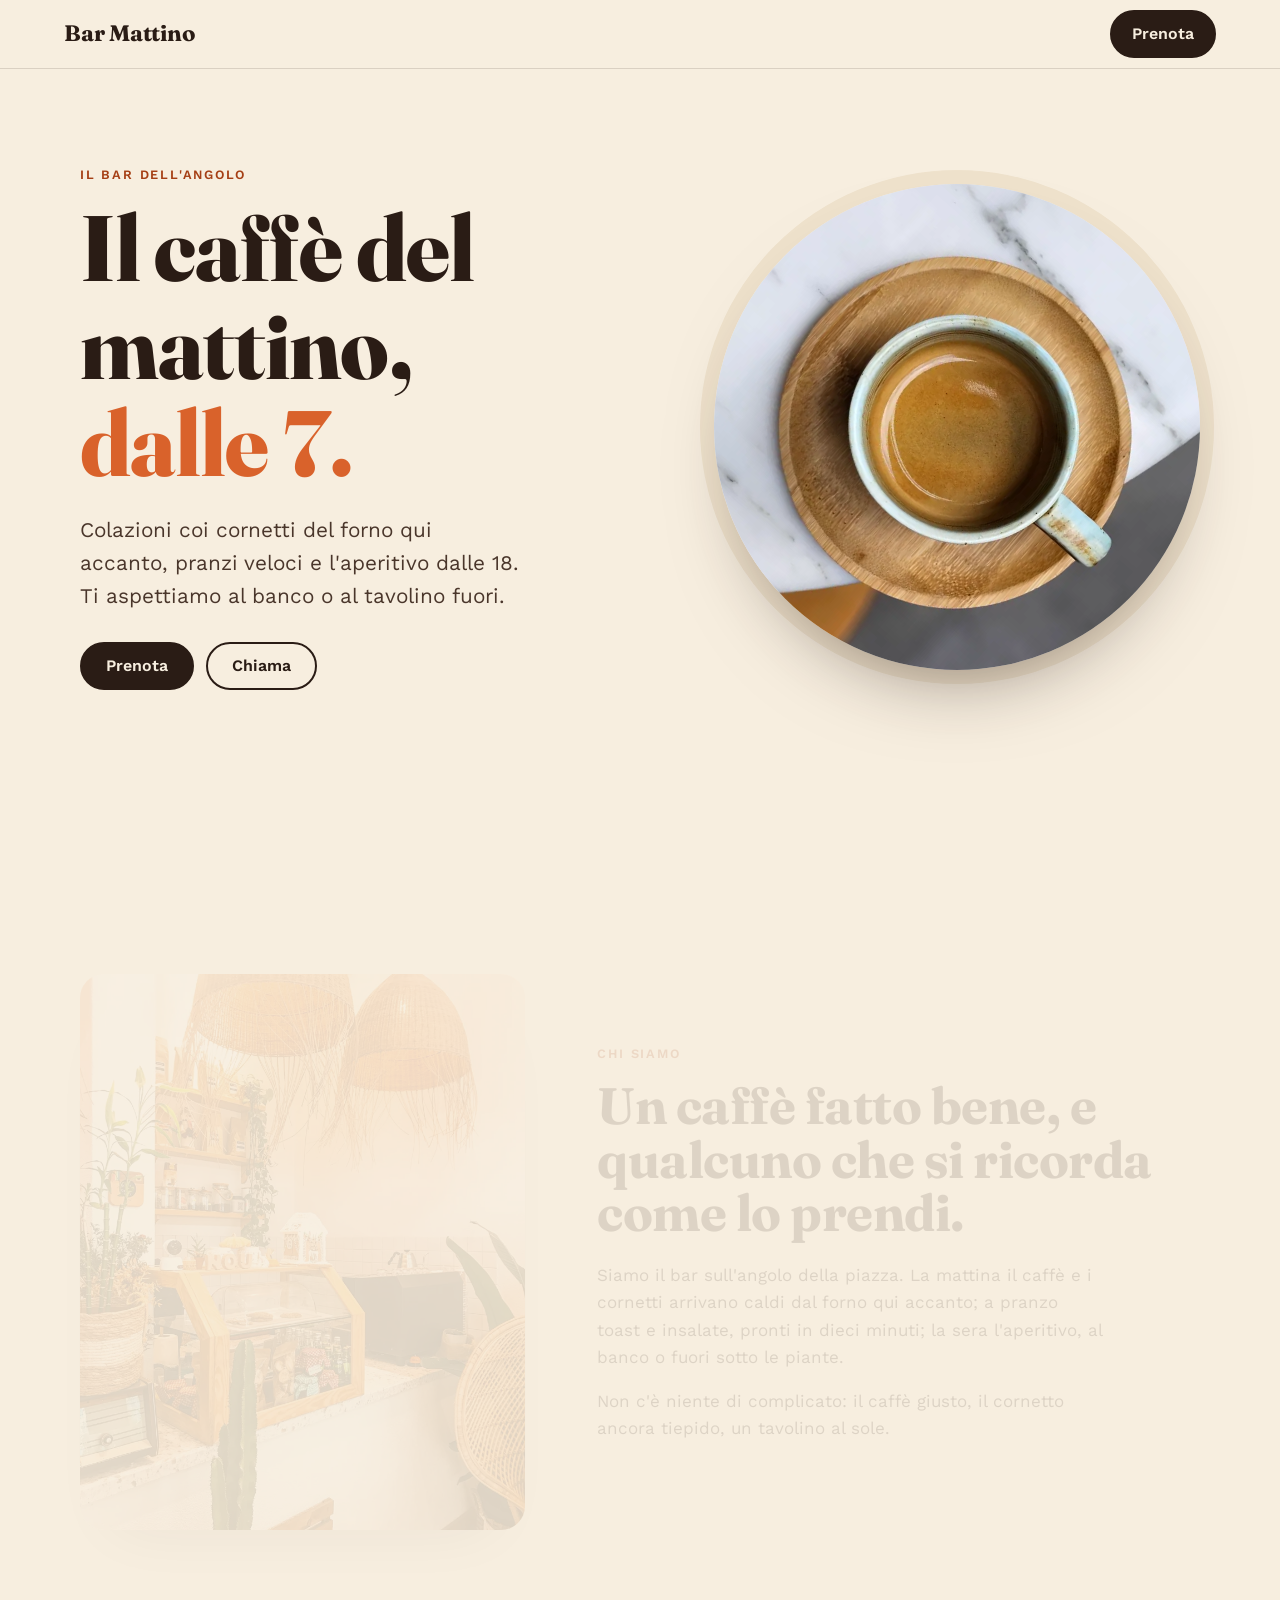
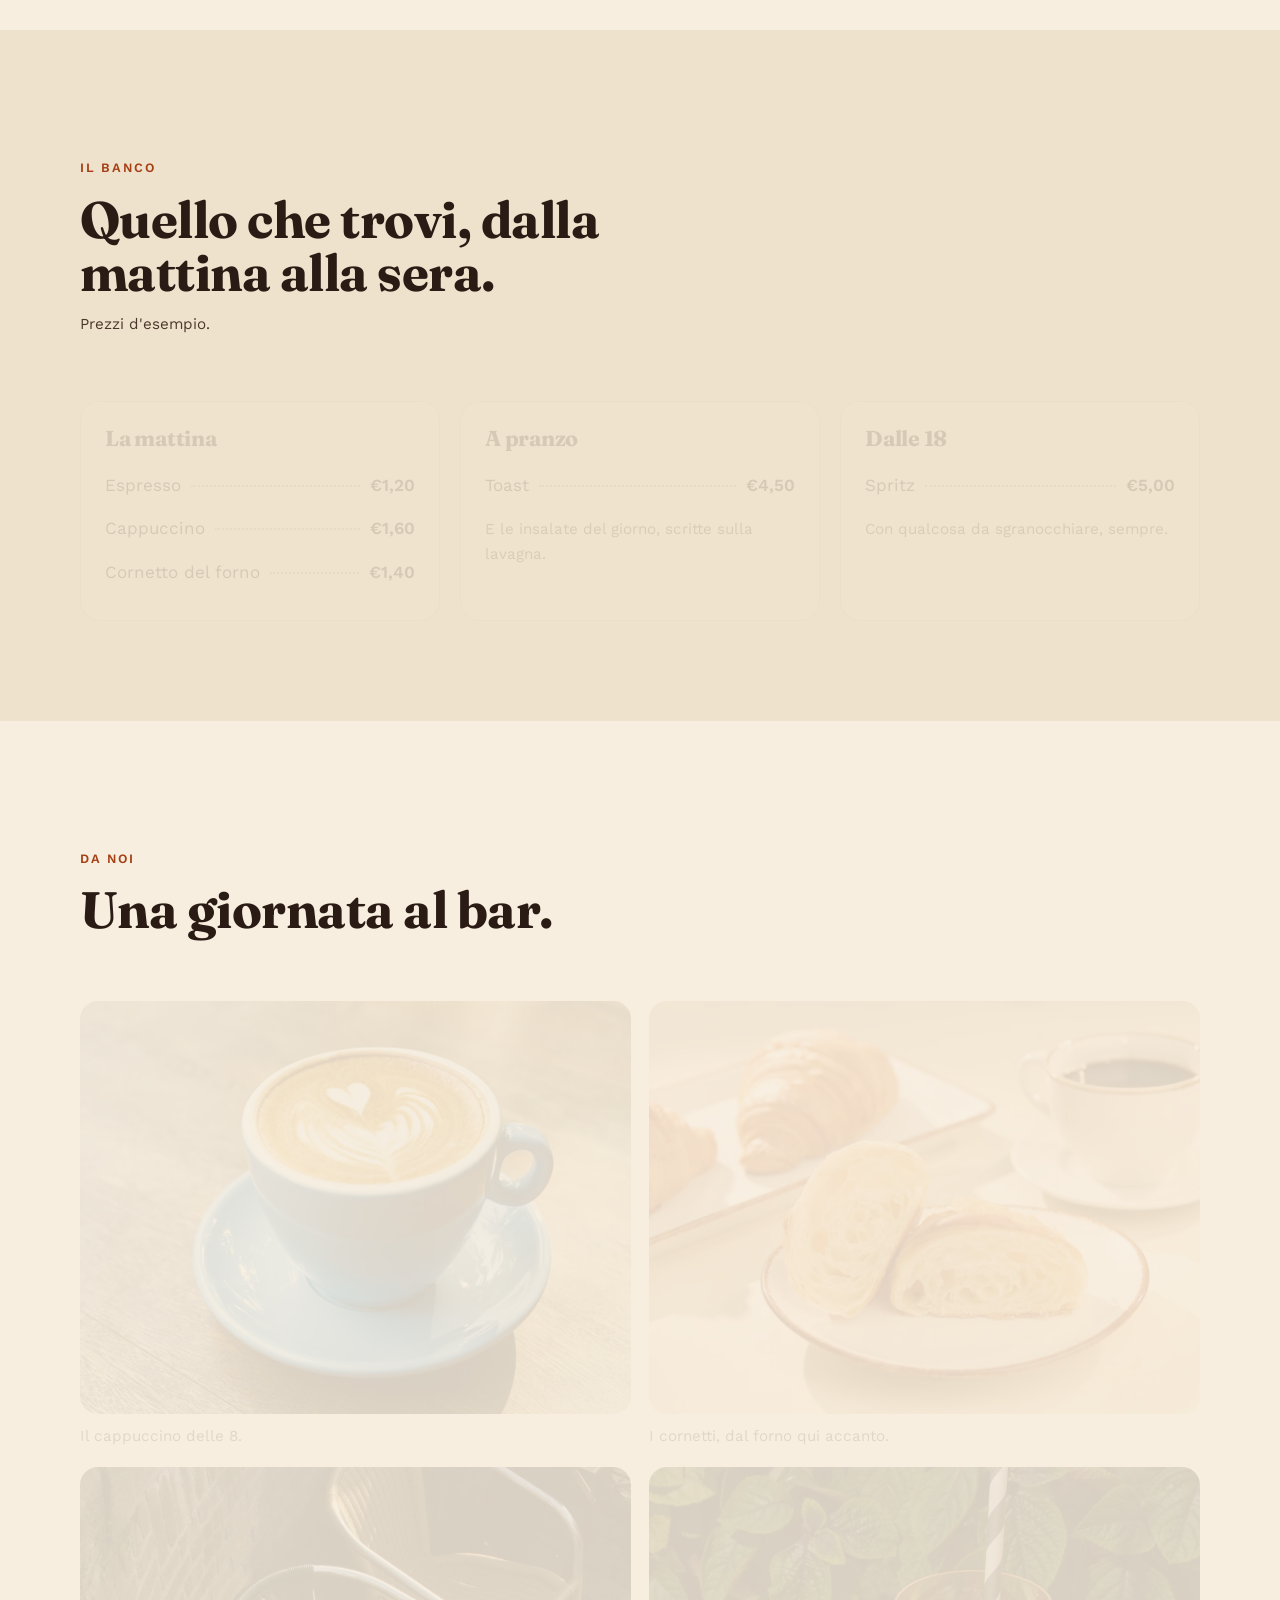
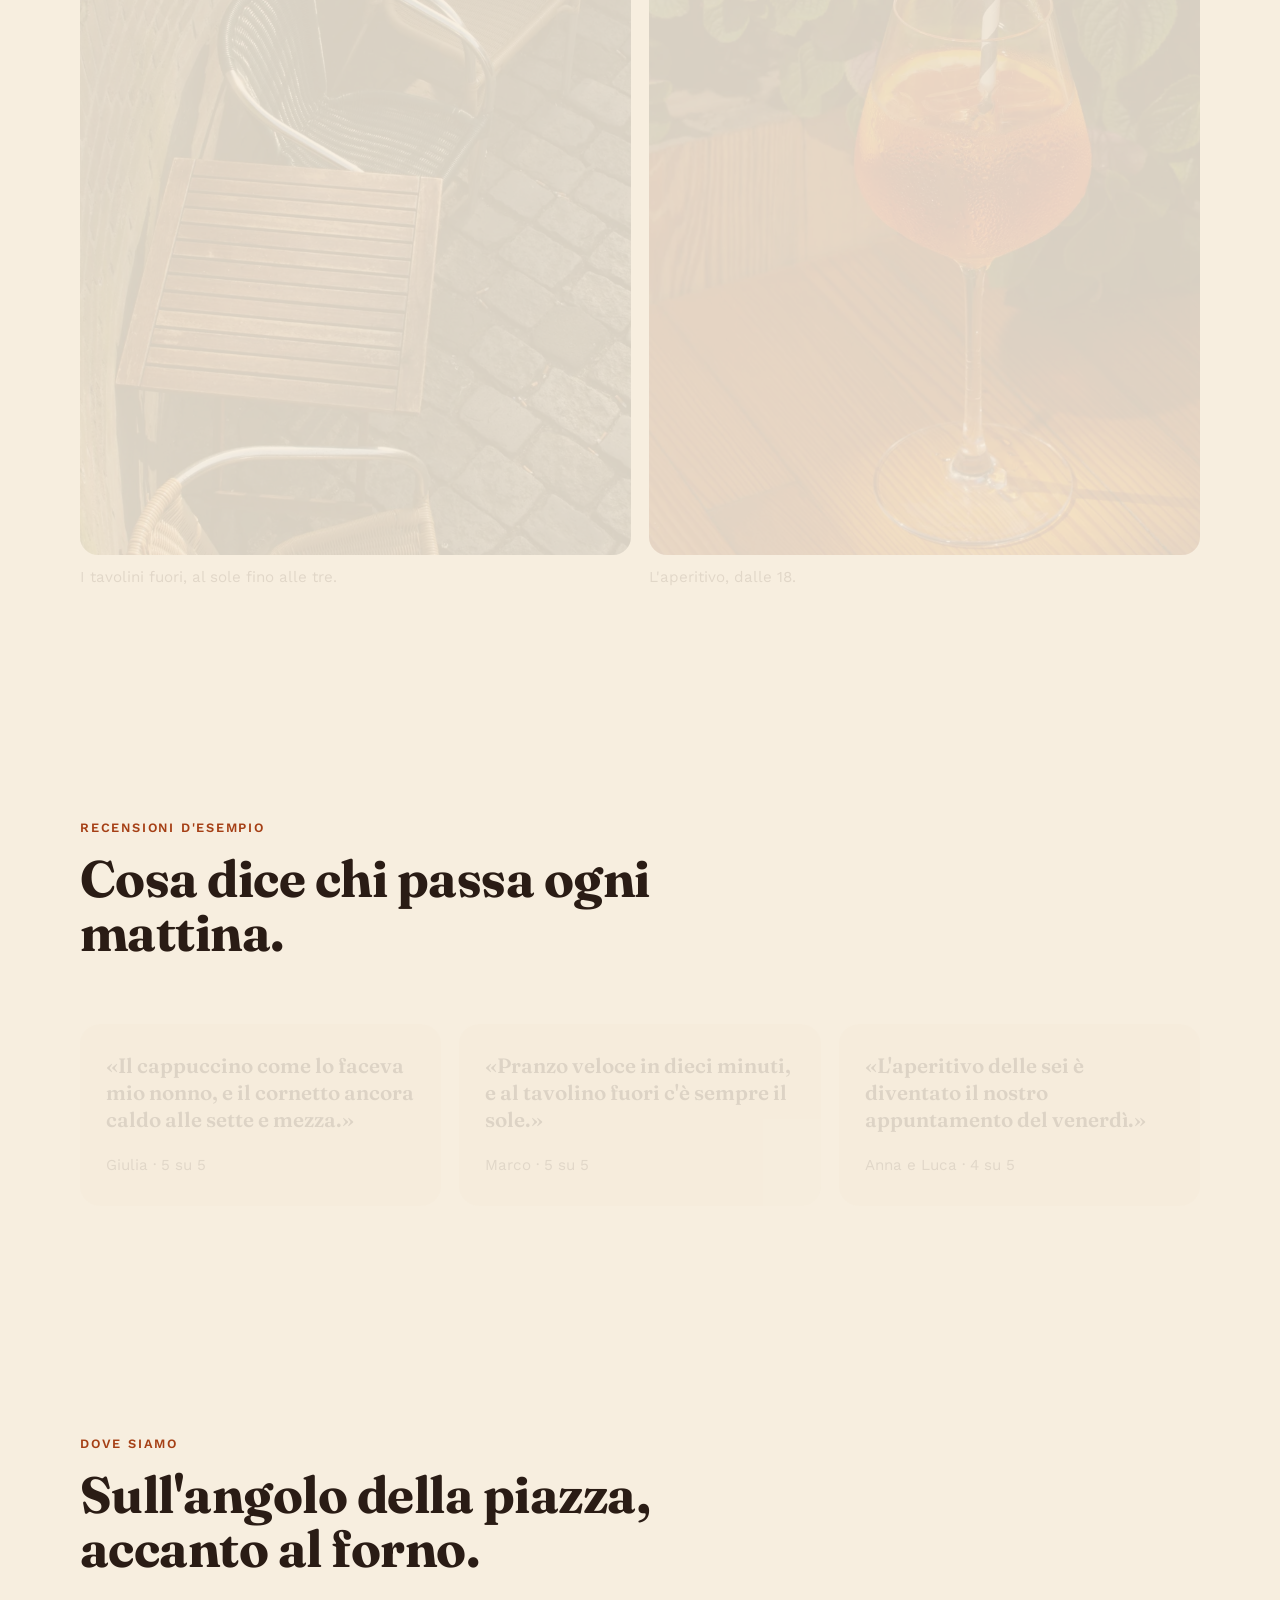
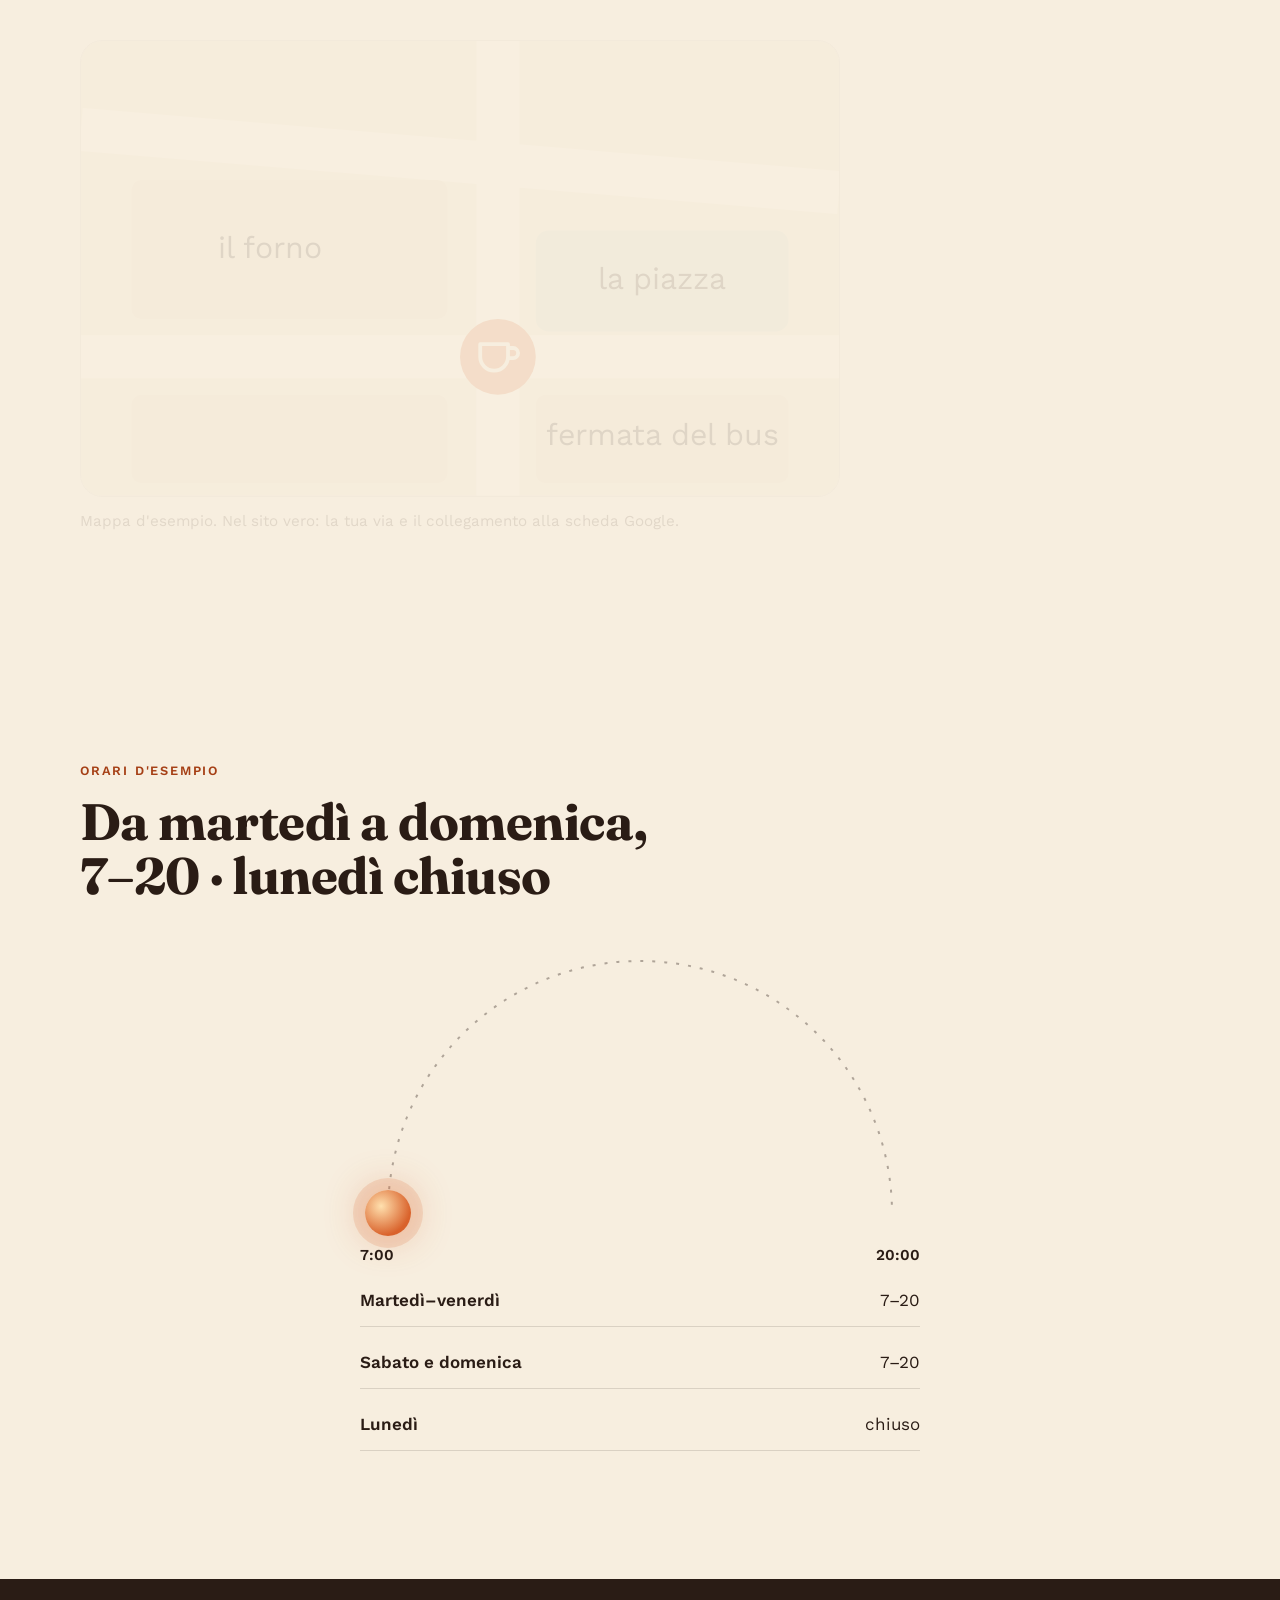
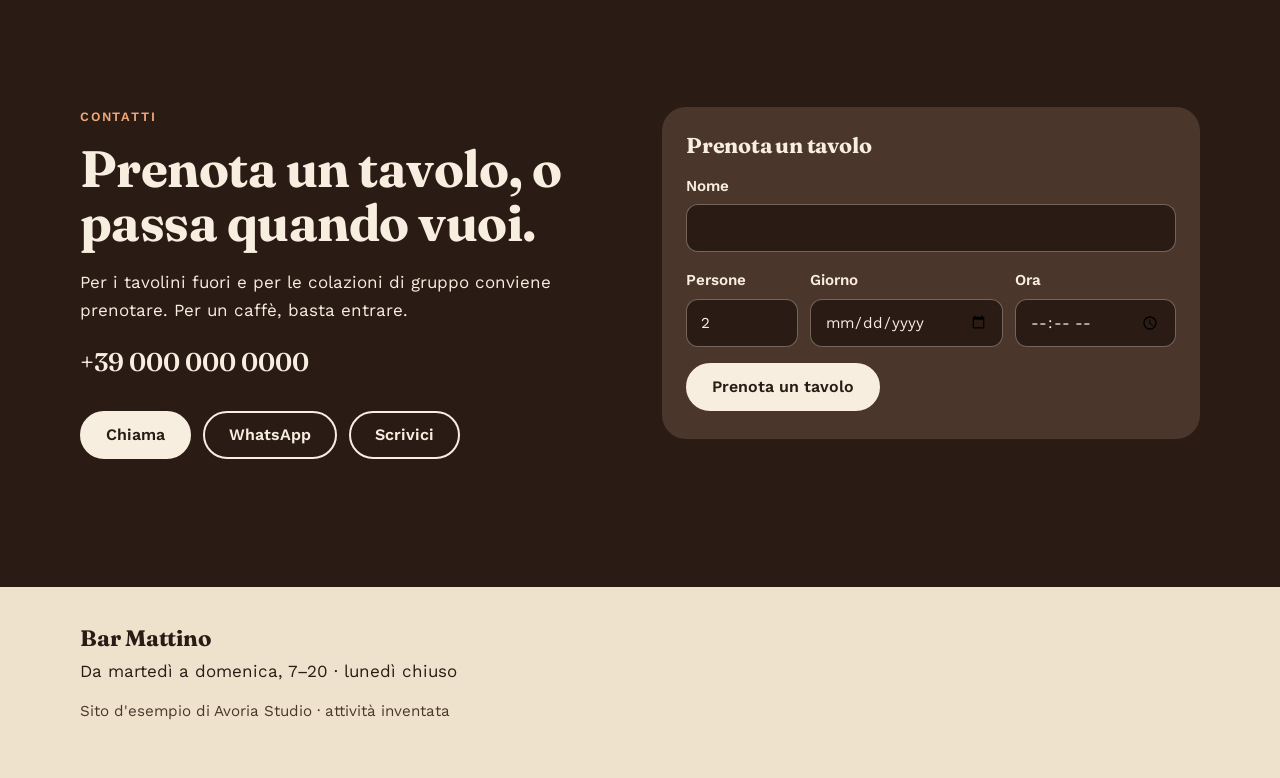
<file: esempi/bar-mattino/index.html>
<!doctype html>
<html lang="it">
<head>
<meta charset="utf-8">
<meta name="viewport" content="width=device-width, initial-scale=1">
<title>Bar Mattino · il caffè del mattino, dalle 7</title>
<meta name="description" content="Bar Mattino: colazioni coi cornetti del forno accanto, pranzi veloci e aperitivo dalle 18. Da martedì a domenica, 7–20.">
<meta name="robots" content="noindex">
<link rel="canonical" href="https://avoriastudio.github.io/esempi/bar-mattino/">
<link rel="icon" href="icona.svg" type="image/svg+xml">
<link rel="preload" href="font/fraunces-normal-600-800.woff2" as="font" type="font/woff2" crossorigin>
<link rel="stylesheet" href="font/font.css">
<link rel="stylesheet" href="../base/base.css">
<link rel="stylesheet" href="stile.css">
<script type="application/ld+json">{"@context":"https://schema.org","@type":"CafeOrCoffeeShop","name":"Bar Mattino","description":"Colazioni coi cornetti del forno accanto, pranzi veloci e aperitivo dalle 18.","url":"https://avoriastudio.github.io/esempi/bar-mattino/","telephone":"+39 000 000 0000","openingHours":"Tu-Su 07:00-20:00","servesCuisine":"Caffetteria"}</script>
</head>
<body>
<header class="testata">
  <a class="marchio" href="#apertura">Bar Mattino</a>
  <a class="bottone pieno piccolo" href="#contatti">Prenota</a>
</header>
<main>
  <section data-sezione="apertura" id="apertura" class="apertura">
    <div class="dentro">
      <div class="testo">
        <p class="occhiello">Il bar dell'angolo</p>
        <h1>Il caffè del mattino, <em>dalle 7.</em></h1>
        <p class="lead">Colazioni coi cornetti del forno qui accanto, pranzi veloci e l'aperitivo dalle 18. Ti aspettiamo al banco o al tavolino fuori.</p>
        <div class="azioni">
          <a class="bottone pieno" href="#contatti">Prenota</a>
          <a class="bottone vuoto" href="tel:+390000000000">Chiama</a>
        </div>
      </div>
      <figure class="piatto" data-scorre="gira">
        <img src="foto/tazzina-800.webp" srcset="foto/tazzina-800.webp 800w, foto/tazzina-1600.webp 1600w" sizes="(min-width: 900px) 42vw, 86vw" alt="Una tazzina di caffè vista dall'alto, sul piattino di legno" width="800" height="1000" fetchpriority="high">
      </figure>
    </div>
  </section>

  <section data-sezione="chi" id="chi" class="chi">
    <div class="dentro">
      <figure class="ritratto" data-scorre="entra">
        <img src="foto/bancone-800.webp" srcset="foto/bancone-800.webp 800w, foto/bancone-1600.webp 1600w" sizes="(min-width: 900px) 40vw, 92vw" alt="Il bancone del bar, con le lampade di vimini e la vetrina dei dolci" width="800" height="1000" loading="lazy">
      </figure>
      <div class="testo" data-scorre="entra">
        <p class="occhiello">Chi siamo</p>
        <h2>Un caffè fatto bene, e qualcuno che si ricorda come lo prendi.</h2>
        <p>Siamo il bar sull'angolo della piazza. La mattina il caffè e i cornetti arrivano caldi dal forno qui accanto; a pranzo toast e insalate, pronti in dieci minuti; la sera l'aperitivo, al banco o fuori sotto le piante.</p>
        <p>Non c'è niente di complicato: il caffè giusto, il cornetto ancora tiepido, un tavolino al sole.</p>
      </div>
    </div>
  </section>

  <section data-sezione="servizi" id="menu" class="menu">
    <div class="dentro">
      <p class="occhiello">Il banco</p>
      <h2>Quello che trovi, dalla mattina alla sera.</h2>
      <p class="nota">Prezzi d'esempio.</p>
      <div class="gruppi">
        <div class="gruppo" data-scorre="entra">
          <h3>La mattina</h3>
          <ul class="voci">
            <li><span>Espresso</span><b>€1,20</b></li>
            <li><span>Cappuccino</span><b>€1,60</b></li>
            <li><span>Cornetto del forno</span><b>€1,40</b></li>
          </ul>
        </div>
        <div class="gruppo" data-scorre="entra">
          <h3>A pranzo</h3>
          <ul class="voci">
            <li><span>Toast</span><b>€4,50</b></li>
          </ul>
          <p class="aggiunta">E le insalate del giorno, scritte sulla lavagna.</p>
        </div>
        <div class="gruppo" data-scorre="entra">
          <h3>Dalle 18</h3>
          <ul class="voci">
            <li><span>Spritz</span><b>€5,00</b></li>
          </ul>
          <p class="aggiunta">Con qualcosa da sgranocchiare, sempre.</p>
        </div>
      </div>
    </div>
  </section>

  <section data-sezione="foto" id="foto" class="foto">
    <div class="dentro">
      <p class="occhiello">Da noi</p>
      <h2>Una giornata al bar.</h2>
      <div class="galleria">
        <figure data-scorre="entra">
          <img src="foto/cappuccino-800.webp" srcset="foto/cappuccino-800.webp 800w, foto/cappuccino-1600.webp 1600w" sizes="(min-width: 700px) 46vw, 92vw" alt="Un cappuccino col cuore di latte in una tazza azzurra" width="800" height="534" loading="lazy">
          <figcaption>Il cappuccino delle 8.</figcaption>
        </figure>
        <figure data-scorre="entra">
          <img src="foto/cornetti-800.webp" srcset="foto/cornetti-800.webp 800w, foto/cornetti-1600.webp 1600w" sizes="(min-width: 700px) 46vw, 92vw" alt="Due cornetti appena sfornati accanto a una tazzina di caffè" width="800" height="448" loading="lazy">
          <figcaption>I cornetti, dal forno qui accanto.</figcaption>
        </figure>
        <figure data-scorre="entra">
          <img src="foto/tavolini-800.webp" srcset="foto/tavolini-800.webp 800w, foto/tavolini-1600.webp 1600w" sizes="(min-width: 700px) 46vw, 92vw" alt="Un tavolino di legno e due sedie fuori dal bar, sul selciato" width="800" height="1000" loading="lazy">
          <figcaption>I tavolini fuori, al sole fino alle tre.</figcaption>
        </figure>
        <figure data-scorre="entra">
          <img src="foto/spritz-800.webp" srcset="foto/spritz-800.webp 800w, foto/spritz-1600.webp 1600w" sizes="(min-width: 700px) 46vw, 92vw" alt="Uno spritz con la fetta d'arancia su un tavolo di legno" width="800" height="1000" loading="lazy">
          <figcaption>L'aperitivo, dalle 18.</figcaption>
        </figure>
      </div>
    </div>
  </section>

  <section data-sezione="recensioni" id="recensioni" class="recensioni">
    <div class="dentro">
      <p class="occhiello">Recensioni d'esempio</p>
      <h2>Cosa dice chi passa ogni mattina.</h2>
      <div class="voci-clienti">
        <blockquote data-scorre="entra"><p>«Il cappuccino come lo faceva mio nonno, e il cornetto ancora caldo alle sette e mezza.»</p><p class="firma">Giulia · 5 su 5</p></blockquote>
        <blockquote data-scorre="entra"><p>«Pranzo veloce in dieci minuti, e al tavolino fuori c'è sempre il sole.»</p><p class="firma">Marco · 5 su 5</p></blockquote>
        <blockquote data-scorre="entra"><p>«L'aperitivo delle sei è diventato il nostro appuntamento del venerdì.»</p><p class="firma">Anna e Luca · 4 su 5</p></blockquote>
      </div>
    </div>
  </section>

  <section data-sezione="mappa" id="mappa" class="mappa">
    <div class="dentro">
      <p class="occhiello">Dove siamo</p>
      <h2>Sull'angolo della piazza, accanto al forno.</h2>
      <figure class="cartina" data-scorre="entra">
        <svg viewBox="0 0 600 360" role="img" aria-label="Mappa d'esempio: il bar sull'angolo della piazza, accanto al forno e alla fermata dell'autobus">
          <rect width="600" height="360" fill="#EFE2CC"/>
          <path d="M0 250 H600 M330 0 V360 M0 70 L600 120" stroke="#FBF6EC" stroke-width="34" fill="none"/>
          <rect x="360" y="150" width="200" height="80" rx="10" fill="#C9D6C6"/>
          <rect x="40" y="110" width="250" height="110" rx="8" fill="#E4D3B8"/>
          <rect x="40" y="280" width="250" height="70" rx="8" fill="#E4D3B8"/>
          <rect x="360" y="280" width="200" height="70" rx="8" fill="#E4D3B8"/>
          <text x="460" y="196" text-anchor="middle" font-family="Work Sans, sans-serif" font-size="24" fill="#2A1C15">la piazza</text>
          <text x="150" y="172" text-anchor="middle" font-family="Work Sans, sans-serif" font-size="24" fill="#2A1C15">il forno</text>
          <text x="460" y="320" text-anchor="middle" font-family="Work Sans, sans-serif" font-size="24" fill="#2A1C15">fermata del bus</text>
          <circle cx="330" cy="250" r="30" fill="#D9622B"/>
          <path d="M316 240 h22 v10 a11 11 0 0 1 -22 0 z M338 243 h4 a4 4 0 0 1 0 8 h-4" fill="none" stroke="#F7EEDF" stroke-width="3" stroke-linejoin="round"/>
        </svg>
        <figcaption>Mappa d'esempio. Nel sito vero: la tua via e il collegamento alla scheda Google.</figcaption>
      </figure>
    </div>
  </section>

  <section data-sezione="orari" id="orari" class="orari" data-scorre="giornata">
    <div class="cielo" aria-hidden="true"></div>
    <div class="dentro">
      <p class="occhiello">Orari d'esempio</p>
      <h2>Da martedì a domenica, <span class="intero">7–20</span> · lunedì chiuso</h2>
      <div class="arco" aria-hidden="true">
        <svg viewBox="0 0 400 200" preserveAspectRatio="none"><path d="M20 190 A180 180 0 0 1 380 190" fill="none" stroke="#2A1C15" stroke-opacity=".35" stroke-width="2" stroke-dasharray="3 9" vector-effect="non-scaling-stroke"/></svg>
        <span class="sole"></span>
        <span class="estremo sinistra">7:00</span>
        <span class="estremo destra">20:00</span>
      </div>
      <dl class="giorni">
        <div><dt>Martedì–venerdì</dt><dd>7–20</dd></div>
        <div><dt>Sabato e domenica</dt><dd>7–20</dd></div>
        <div><dt>Lunedì</dt><dd>chiuso</dd></div>
      </dl>
    </div>
  </section>

  <section data-sezione="contatti" id="contatti" class="contatti">
    <div class="dentro">
      <div class="testo">
        <p class="occhiello">Contatti</p>
        <h2>Prenota un tavolo, o passa quando vuoi.</h2>
        <p>Per i tavolini fuori e per le colazioni di gruppo conviene prenotare. Per un caffè, basta entrare.</p>
        <p class="numero">+39 000 000 0000</p>
        <div class="azioni">
          <a class="bottone chiaro" href="tel:+390000000000">Chiama</a>
          <a class="bottone chiaro-vuoto" href="https://wa.me/390000000000">WhatsApp</a>
          <a class="bottone chiaro-vuoto" href="mailto:ciao@bar-mattino.example">Scrivici</a>
        </div>
      </div>
      <form class="modulo" method="dialog" data-esempio>
        <h3>Prenota un tavolo</h3>
        <label>Nome<input name="nome" autocomplete="name" required></label>
        <div class="riga">
          <label>Persone<input name="persone" type="number" min="1" max="12" value="2" required></label>
          <label>Giorno<input name="giorno" type="date" required></label>
          <label>Ora<input name="ora" type="time" required></label>
        </div>
        <button class="bottone chiaro" type="submit">Prenota un tavolo</button>
      </form>
    </div>
  </section>
</main>
<footer class="piede">
  <div class="dentro">
    <p class="marchio">Bar Mattino</p>
    <p>Da martedì a domenica, 7–20 · lunedì chiuso</p>
    <p class="esempio">Sito d'esempio di Avoria Studio · attività inventata</p>
  </div>
</footer>
<script type="module" src="../base/scorre.js"></script>
<script type="module" src="../base/modulo.js"></script>
</body>
</html>
</file>
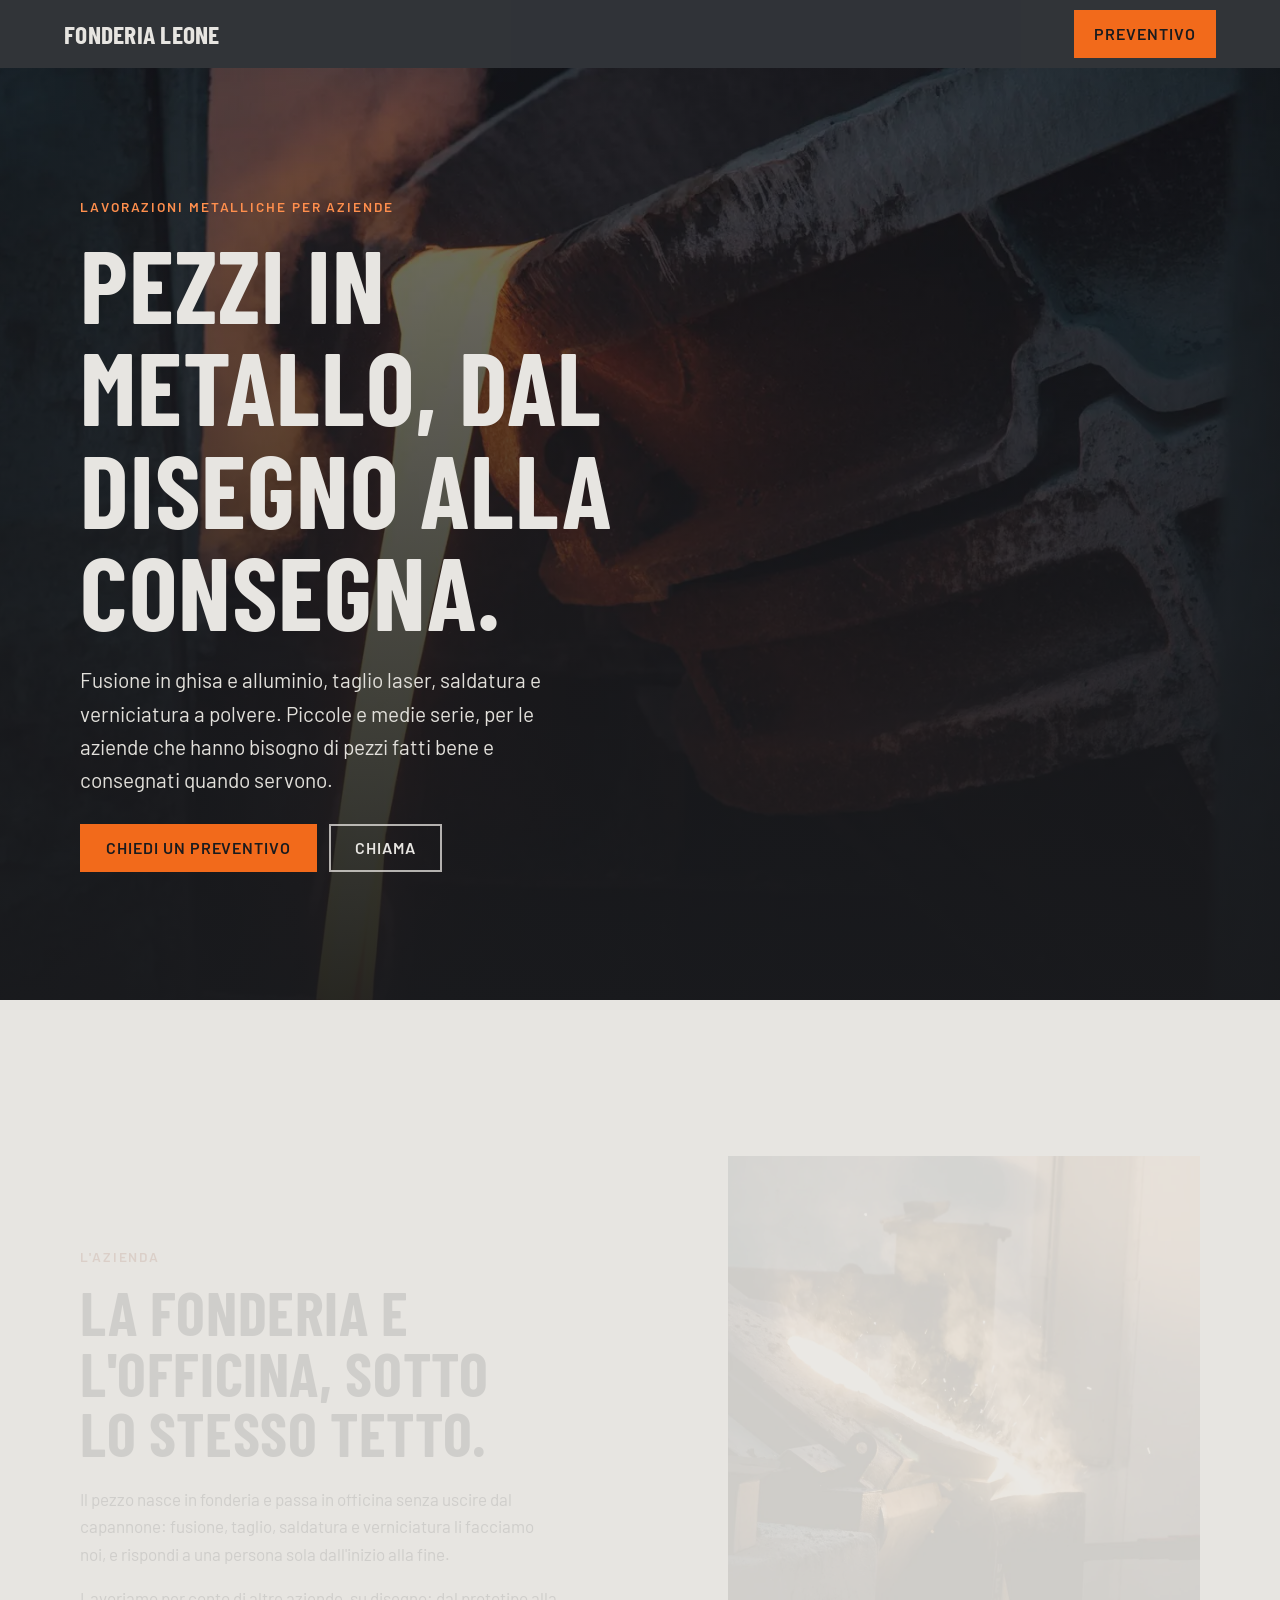
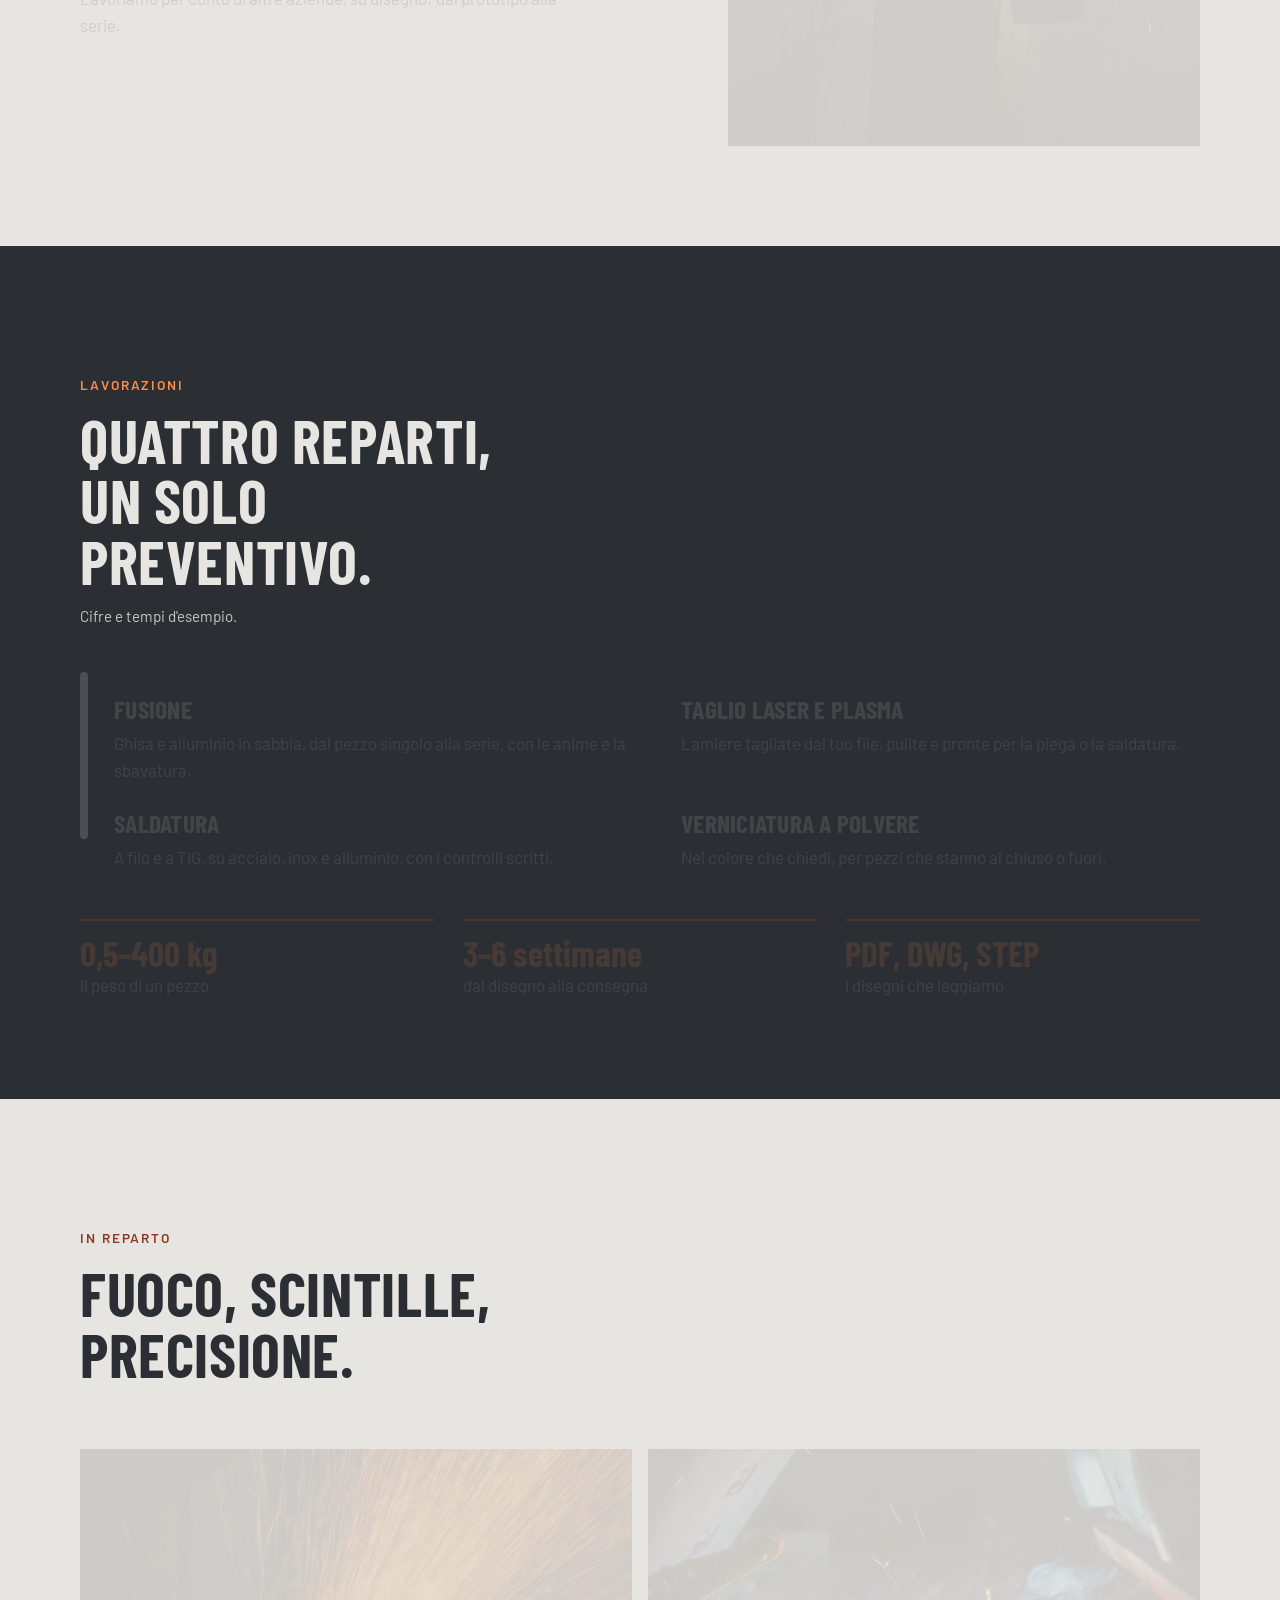
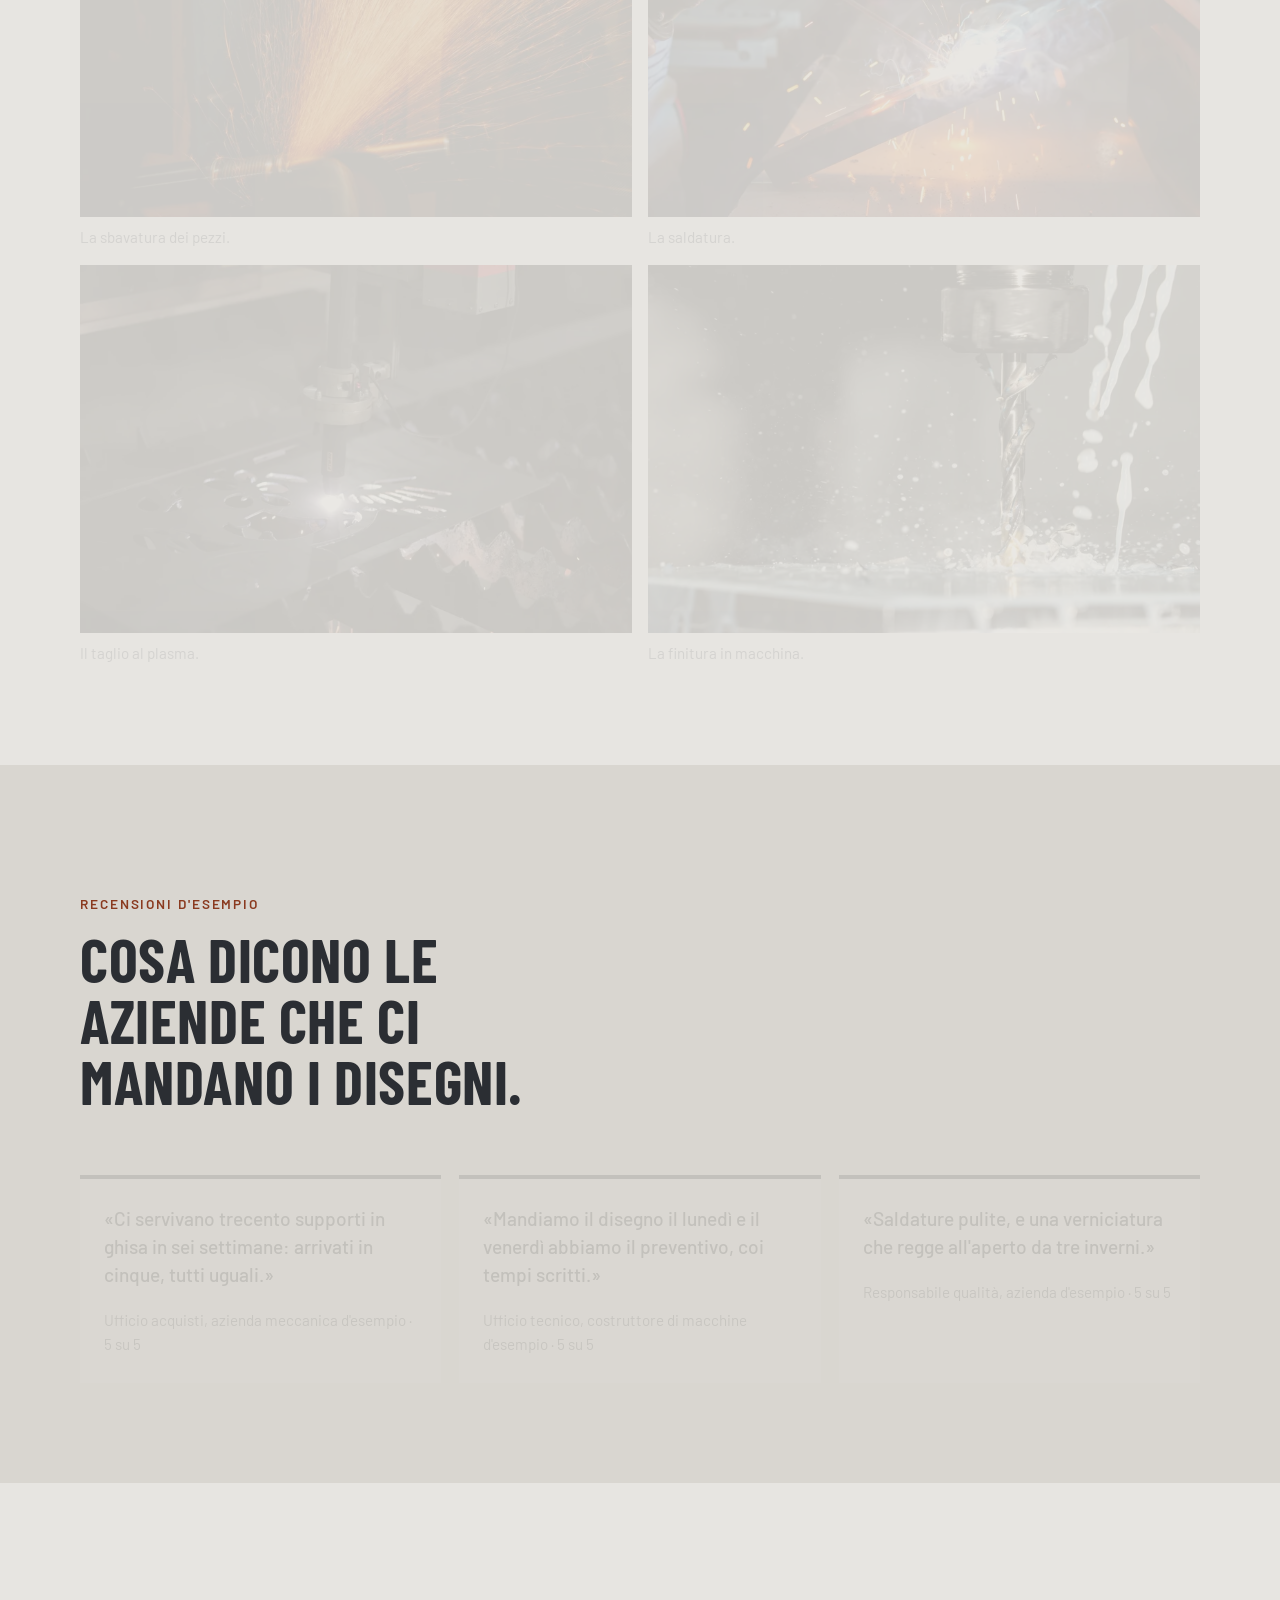
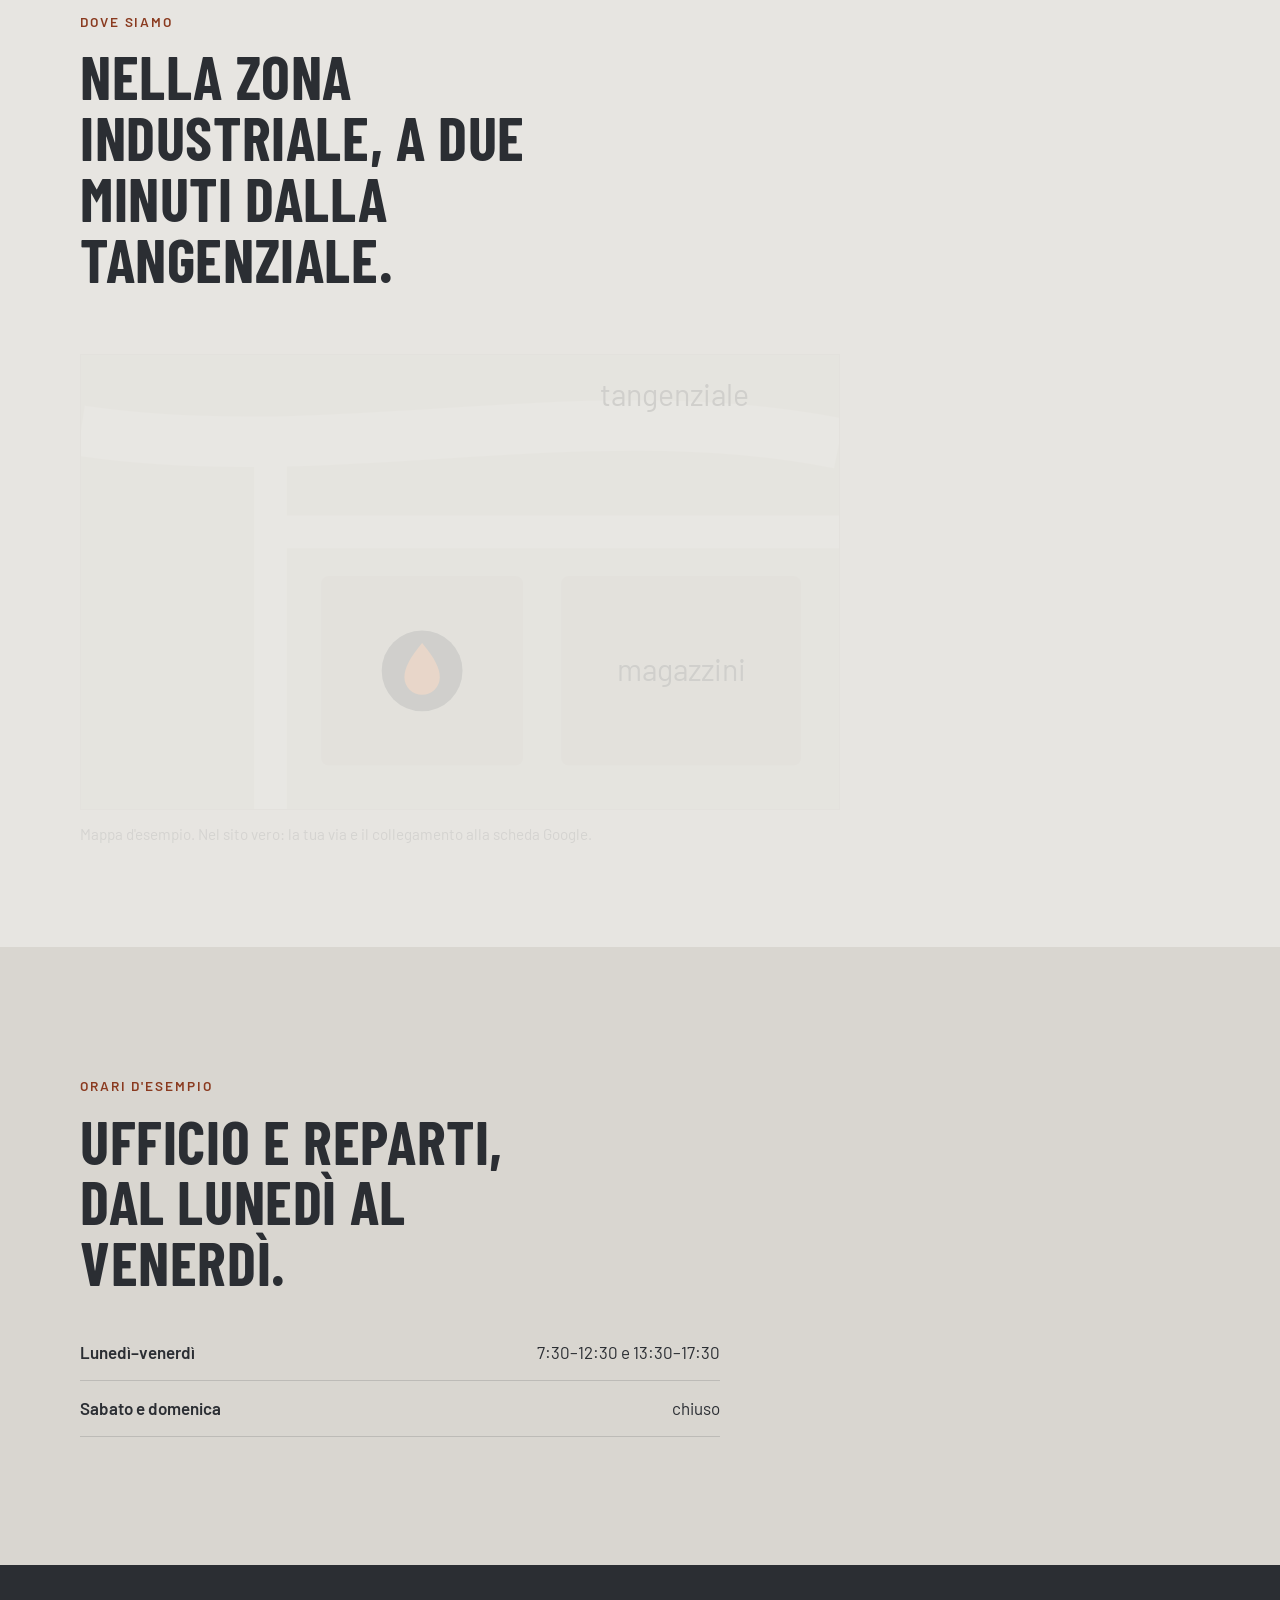
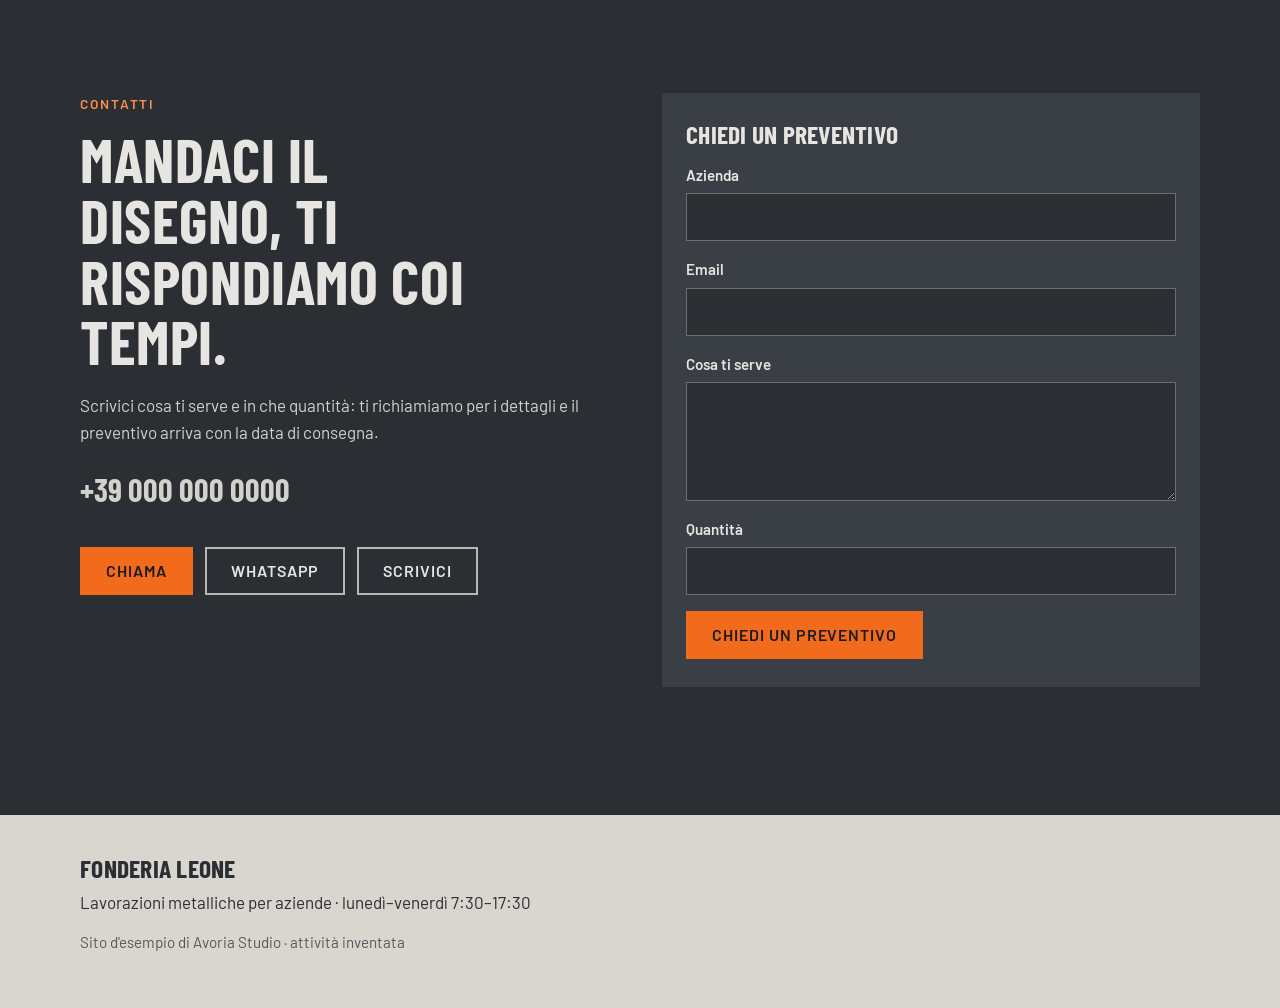
<file: esempi/fonderia-leone/index.html>
<!doctype html>
<html lang="it">
<head>
<meta charset="utf-8">
<meta name="viewport" content="width=device-width, initial-scale=1">
<title>Fonderia Leone · fusioni e lavorazioni metalliche per aziende</title>
<meta name="description" content="Fonderia Leone: fusione in ghisa e alluminio, taglio laser, saldatura e verniciatura a polvere per aziende. Piccole e medie serie.">
<meta name="robots" content="noindex">
<link rel="canonical" href="https://avoriastudio.github.io/esempi/fonderia-leone/">
<link rel="icon" href="icona.svg" type="image/svg+xml">
<link rel="preload" href="font/barlow-condensed-normal-700.woff2" as="font" type="font/woff2" crossorigin>
<link rel="stylesheet" href="font/font.css">
<link rel="stylesheet" href="../base/base.css">
<link rel="stylesheet" href="stile.css">
<script type="application/ld+json">{"@context":"https://schema.org","@type":"LocalBusiness","name":"Fonderia Leone","description":"Fusione in ghisa e alluminio, taglio laser, saldatura e verniciatura a polvere per aziende. Piccole e medie serie.","url":"https://avoriastudio.github.io/esempi/fonderia-leone/","telephone":"+39 000 000 0000","openingHours":["Mo-Fr 07:30-12:30","Mo-Fr 13:30-17:30"]}</script>
</head>
<body>
<header class="testata">
  <a class="marchio" href="#apertura">Fonderia Leone</a>
  <a class="bottone arancio piccolo" href="#contatti">Preventivo</a>
</header>
<main>
  <section data-sezione="apertura" id="apertura" class="apertura">
    <figure class="sfondo">
      <img src="foto/colata-800.webp" srcset="foto/colata-800.webp 800w, foto/colata-1600.webp 1600w" sizes="100vw" alt="Acciaio fuso che cola dal crogiolo, arancio nel buio della fonderia" width="800" height="534" fetchpriority="high">
    </figure>
    <div class="dentro">
      <p class="occhiello">Lavorazioni metalliche per aziende</p>
      <h1>Pezzi in metallo, dal disegno alla consegna.</h1>
      <p class="lead">Fusione in ghisa e alluminio, taglio laser, saldatura e verniciatura a polvere. Piccole e medie serie, per le aziende che hanno bisogno di pezzi fatti bene e consegnati quando servono.</p>
      <div class="azioni">
        <a class="bottone arancio" href="#contatti">Chiedi un preventivo</a>
        <a class="bottone chiaro-vuoto" href="tel:+390000000000">Chiama</a>
      </div>
    </div>
  </section>

  <section data-sezione="chi" id="chi" class="chi">
    <div class="dentro">
      <div class="testo" data-scorre="entra">
        <p class="occhiello">L'azienda</p>
        <h2>La fonderia e l'officina, sotto lo stesso tetto.</h2>
        <p>Il pezzo nasce in fonderia e passa in officina senza uscire dal capannone: fusione, taglio, saldatura e verniciatura li facciamo noi, e rispondi a una persona sola dall'inizio alla fine.</p>
        <p>Lavoriamo per conto di altre aziende, su disegno: dal prototipo alla serie.</p>
      </div>
      <figure class="ritratto" data-scorre="entra">
        <img src="foto/forno-800.webp" srcset="foto/forno-800.webp 800w, foto/forno-1600.webp 1600w" sizes="(min-width: 900px) 40vw, 92vw" alt="Il metallo fuso che esce dal forno e scende nella siviera, tra il fumo e le scintille" width="800" height="1000" loading="lazy">
      </figure>
    </div>
  </section>

  <section data-sezione="servizi" id="lavorazioni" class="lavorazioni">
    <div class="dentro">
      <p class="occhiello">Lavorazioni</p>
      <h2>Quattro reparti, un solo preventivo.</h2>
      <p class="nota">Cifre e tempi d'esempio.</p>
      <div class="colata" data-scorre="colata">
        <article data-scorre="entra"><h3>Fusione</h3><p>Ghisa e alluminio in sabbia, dal pezzo singolo alla serie, con le anime e la sbavatura.</p></article>
        <article data-scorre="entra"><h3>Taglio laser e plasma</h3><p>Lamiere tagliate dal tuo file, pulite e pronte per la piega o la saldatura.</p></article>
        <article data-scorre="entra"><h3>Saldatura</h3><p>A filo e a TIG, su acciaio, inox e alluminio, con i controlli scritti.</p></article>
        <article data-scorre="entra"><h3>Verniciatura a polvere</h3><p>Nel colore che chiedi, per pezzi che stanno al chiuso o fuori.</p></article>
      </div>
      <ul class="cifre">
        <li data-scorre="entra"><b>0,5–400 kg</b><span>il peso di un pezzo</span></li>
        <li data-scorre="entra"><b>3–6 settimane</b><span>dal disegno alla consegna</span></li>
        <li data-scorre="entra"><b>PDF, DWG, STEP</b><span>i disegni che leggiamo</span></li>
      </ul>
    </div>
  </section>

  <section data-sezione="foto" id="foto" class="foto">
    <div class="dentro">
      <p class="occhiello">In reparto</p>
      <h2>Fuoco, scintille, precisione.</h2>
      <div class="galleria">
        <figure data-scorre="entra"><img src="foto/scintille-800.webp" srcset="foto/scintille-800.webp 800w, foto/scintille-1600.webp 1600w" sizes="(min-width: 700px) 46vw, 92vw" alt="Un ventaglio di scintille arancioni dalla mola" width="800" height="534" loading="lazy"><figcaption>La sbavatura dei pezzi.</figcaption></figure>
        <figure data-scorre="entra"><img src="foto/saldatura-800.webp" srcset="foto/saldatura-800.webp 800w, foto/saldatura-1600.webp 1600w" sizes="(min-width: 700px) 46vw, 92vw" alt="La luce azzurra della saldatura e le scintille sul metallo" width="800" height="534" loading="lazy"><figcaption>La saldatura.</figcaption></figure>
        <figure data-scorre="entra"><img src="foto/taglio-800.webp" srcset="foto/taglio-800.webp 800w, foto/taglio-1600.webp 1600w" sizes="(min-width: 700px) 46vw, 92vw" alt="La testa del taglio al plasma sopra una lamiera, con le sagome già tagliate" width="800" height="534" loading="lazy"><figcaption>Il taglio al plasma.</figcaption></figure>
        <figure data-scorre="entra"><img src="foto/fresatura-800.webp" srcset="foto/fresatura-800.webp 800w, foto/fresatura-1600.webp 1600w" sizes="(min-width: 700px) 46vw, 92vw" alt="La punta della fresa nel metallo, tra gli schizzi del liquido di raffreddamento" width="800" height="538" loading="lazy"><figcaption>La finitura in macchina.</figcaption></figure>
      </div>
    </div>
  </section>

  <section data-sezione="recensioni" id="recensioni" class="recensioni">
    <div class="dentro">
      <p class="occhiello">Recensioni d'esempio</p>
      <h2>Cosa dicono le aziende che ci mandano i disegni.</h2>
      <div class="voci-clienti">
        <blockquote data-scorre="entra"><p>«Ci servivano trecento supporti in ghisa in sei settimane: arrivati in cinque, tutti uguali.»</p><p class="firma">Ufficio acquisti, azienda meccanica d'esempio · 5 su 5</p></blockquote>
        <blockquote data-scorre="entra"><p>«Mandiamo il disegno il lunedì e il venerdì abbiamo il preventivo, coi tempi scritti.»</p><p class="firma">Ufficio tecnico, costruttore di macchine d'esempio · 5 su 5</p></blockquote>
        <blockquote data-scorre="entra"><p>«Saldature pulite, e una verniciatura che regge all'aperto da tre inverni.»</p><p class="firma">Responsabile qualità, azienda d'esempio · 5 su 5</p></blockquote>
      </div>
    </div>
  </section>

  <section data-sezione="mappa" id="mappa" class="mappa">
    <div class="dentro">
      <p class="occhiello">Dove siamo</p>
      <h2>Nella zona industriale, a due minuti dalla tangenziale.</h2>
      <figure class="cartina" data-scorre="entra">
        <svg viewBox="0 0 600 360" role="img" aria-label="Mappa d'esempio: la fonderia nella zona industriale, vicino all'uscita della tangenziale">
          <rect width="600" height="360" fill="#DEDBD5"/>
          <path d="M0 60 C200 90 400 30 600 70" stroke="#F4F3F0" stroke-width="40" fill="none"/>
          <path d="M150 360 V140 H600 M150 140 V75" stroke="#F4F3F0" stroke-width="26" fill="none"/>
          <rect x="190" y="175" width="160" height="150" rx="6" fill="#C9C5BD"/>
          <rect x="380" y="175" width="190" height="150" rx="6" fill="#C9C5BD"/>
          <text x="470" y="40" text-anchor="middle" font-family="Barlow, sans-serif" font-size="24" fill="#2B2E33">tangenziale</text>
          <text x="475" y="258" text-anchor="middle" font-family="Barlow, sans-serif" font-size="24" fill="#2B2E33">magazzini</text>
          <circle cx="270" cy="250" r="32" fill="#2B2E33"/>
          <path d="M270 228 c10 12 14 20 14 27 a14 14 0 0 1 -28 0 c0 -7 4 -15 14 -27 z" fill="#F26A1B"/>
        </svg>
        <figcaption>Mappa d'esempio. Nel sito vero: la tua via e il collegamento alla scheda Google.</figcaption>
      </figure>
    </div>
  </section>

  <section data-sezione="orari" id="orari" class="orari">
    <div class="dentro">
      <p class="occhiello">Orari d'esempio</p>
      <h2>Ufficio e reparti, dal lunedì al venerdì.</h2>
      <dl class="giorni">
        <div><dt>Lunedì–venerdì</dt><dd>7:30–12:30 e 13:30–17:30</dd></div>
        <div><dt>Sabato e domenica</dt><dd>chiuso</dd></div>
      </dl>
    </div>
  </section>

  <section data-sezione="contatti" id="contatti" class="contatti">
    <div class="dentro">
      <div class="testo">
        <p class="occhiello">Contatti</p>
        <h2>Mandaci il disegno, ti rispondiamo coi tempi.</h2>
        <p>Scrivici cosa ti serve e in che quantità: ti richiamiamo per i dettagli e il preventivo arriva con la data di consegna.</p>
        <p class="numero">+39 000 000 0000</p>
        <div class="azioni">
          <a class="bottone arancio" href="tel:+390000000000">Chiama</a>
          <a class="bottone chiaro-vuoto" href="https://wa.me/390000000000">WhatsApp</a>
          <a class="bottone chiaro-vuoto" href="mailto:ciao@fonderia-leone.example">Scrivici</a>
        </div>
      </div>
      <form class="modulo" method="dialog" data-esempio>
        <h3>Chiedi un preventivo</h3>
        <label>Azienda<input name="azienda" autocomplete="organization" required></label>
        <label>Email<input name="email" type="email" autocomplete="email" required></label>
        <label>Cosa ti serve<textarea name="messaggio" rows="4" required></textarea></label>
        <label>Quantità<input name="quantita" type="number" min="1" required></label>
        <button class="bottone arancio" type="submit">Chiedi un preventivo</button>
      </form>
    </div>
  </section>
</main>
<footer class="piede">
  <div class="dentro">
    <p class="marchio">Fonderia Leone</p>
    <p>Lavorazioni metalliche per aziende · lunedì–venerdì 7:30–17:30</p>
    <p class="esempio">Sito d'esempio di Avoria Studio · attività inventata</p>
  </div>
</footer>
<script type="module" src="../base/scorre.js"></script>
<script type="module" src="../base/modulo.js"></script>
</body>
</html>
</file>
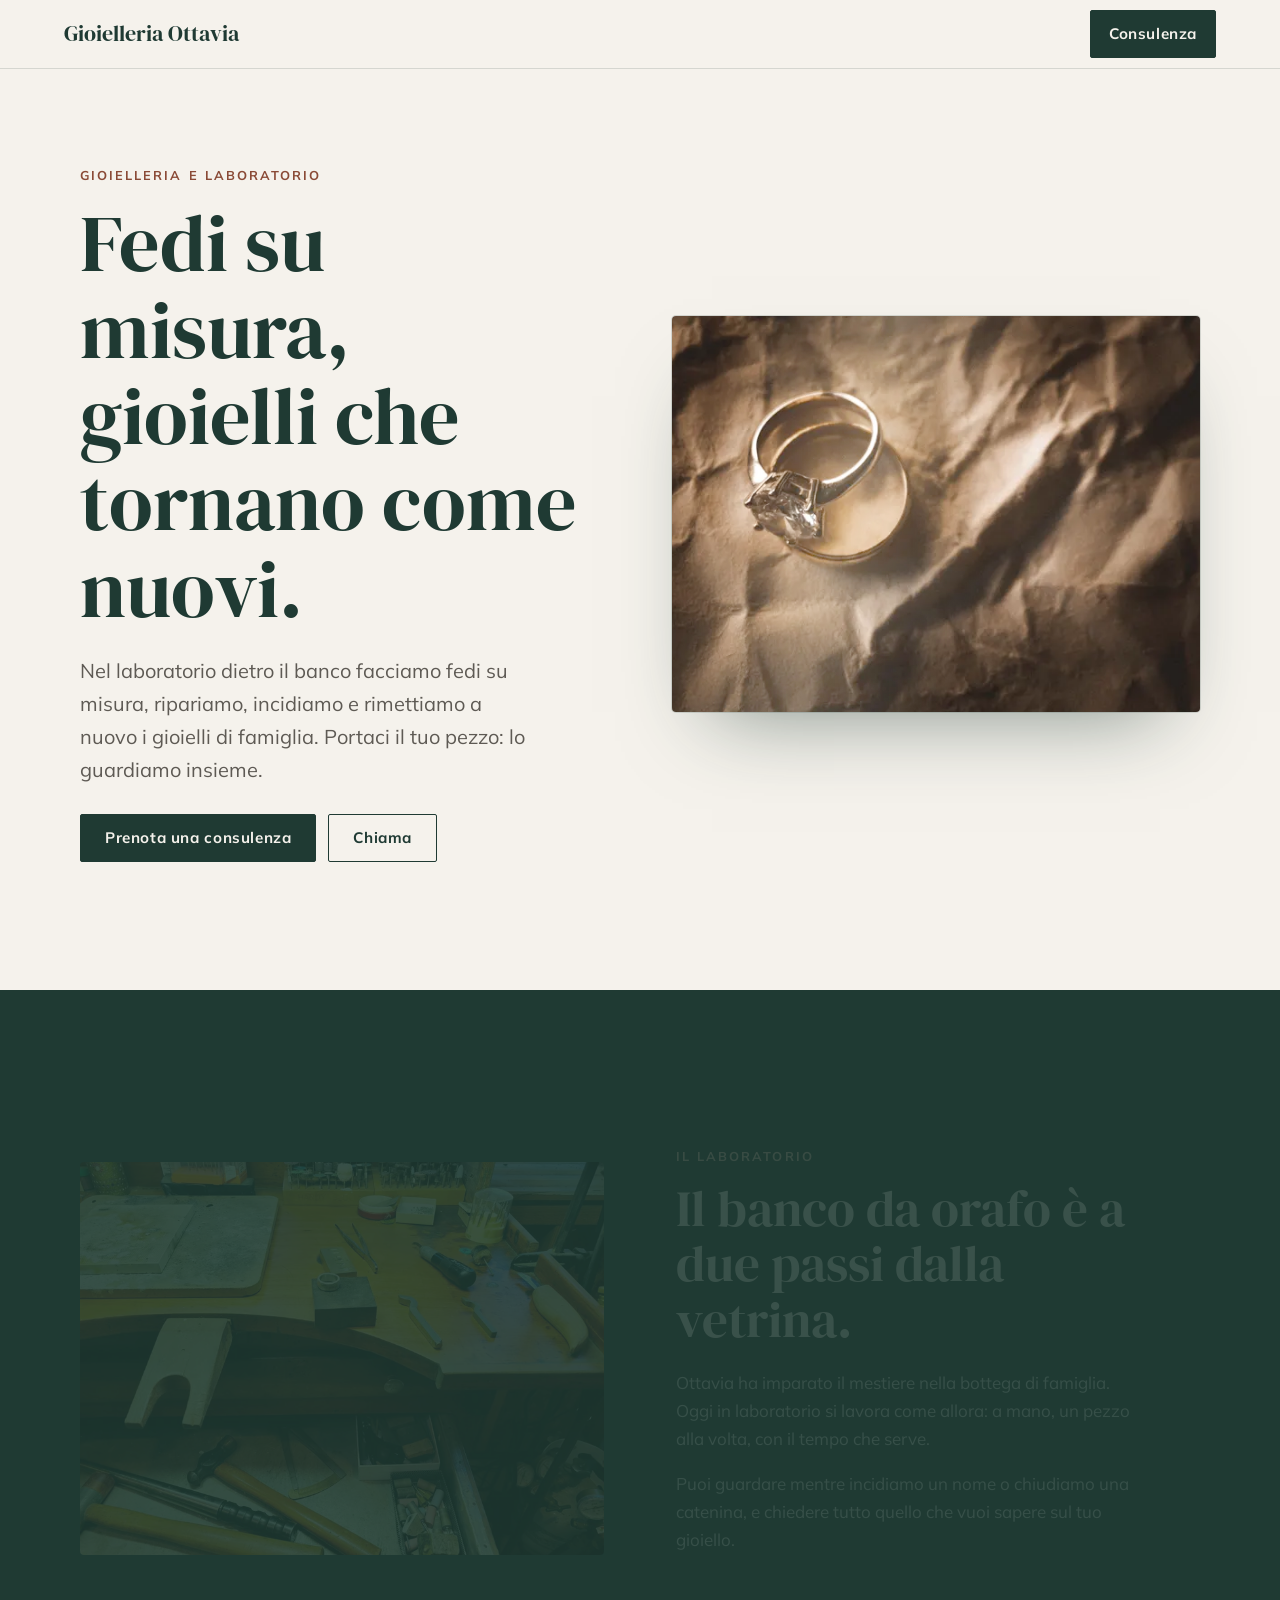
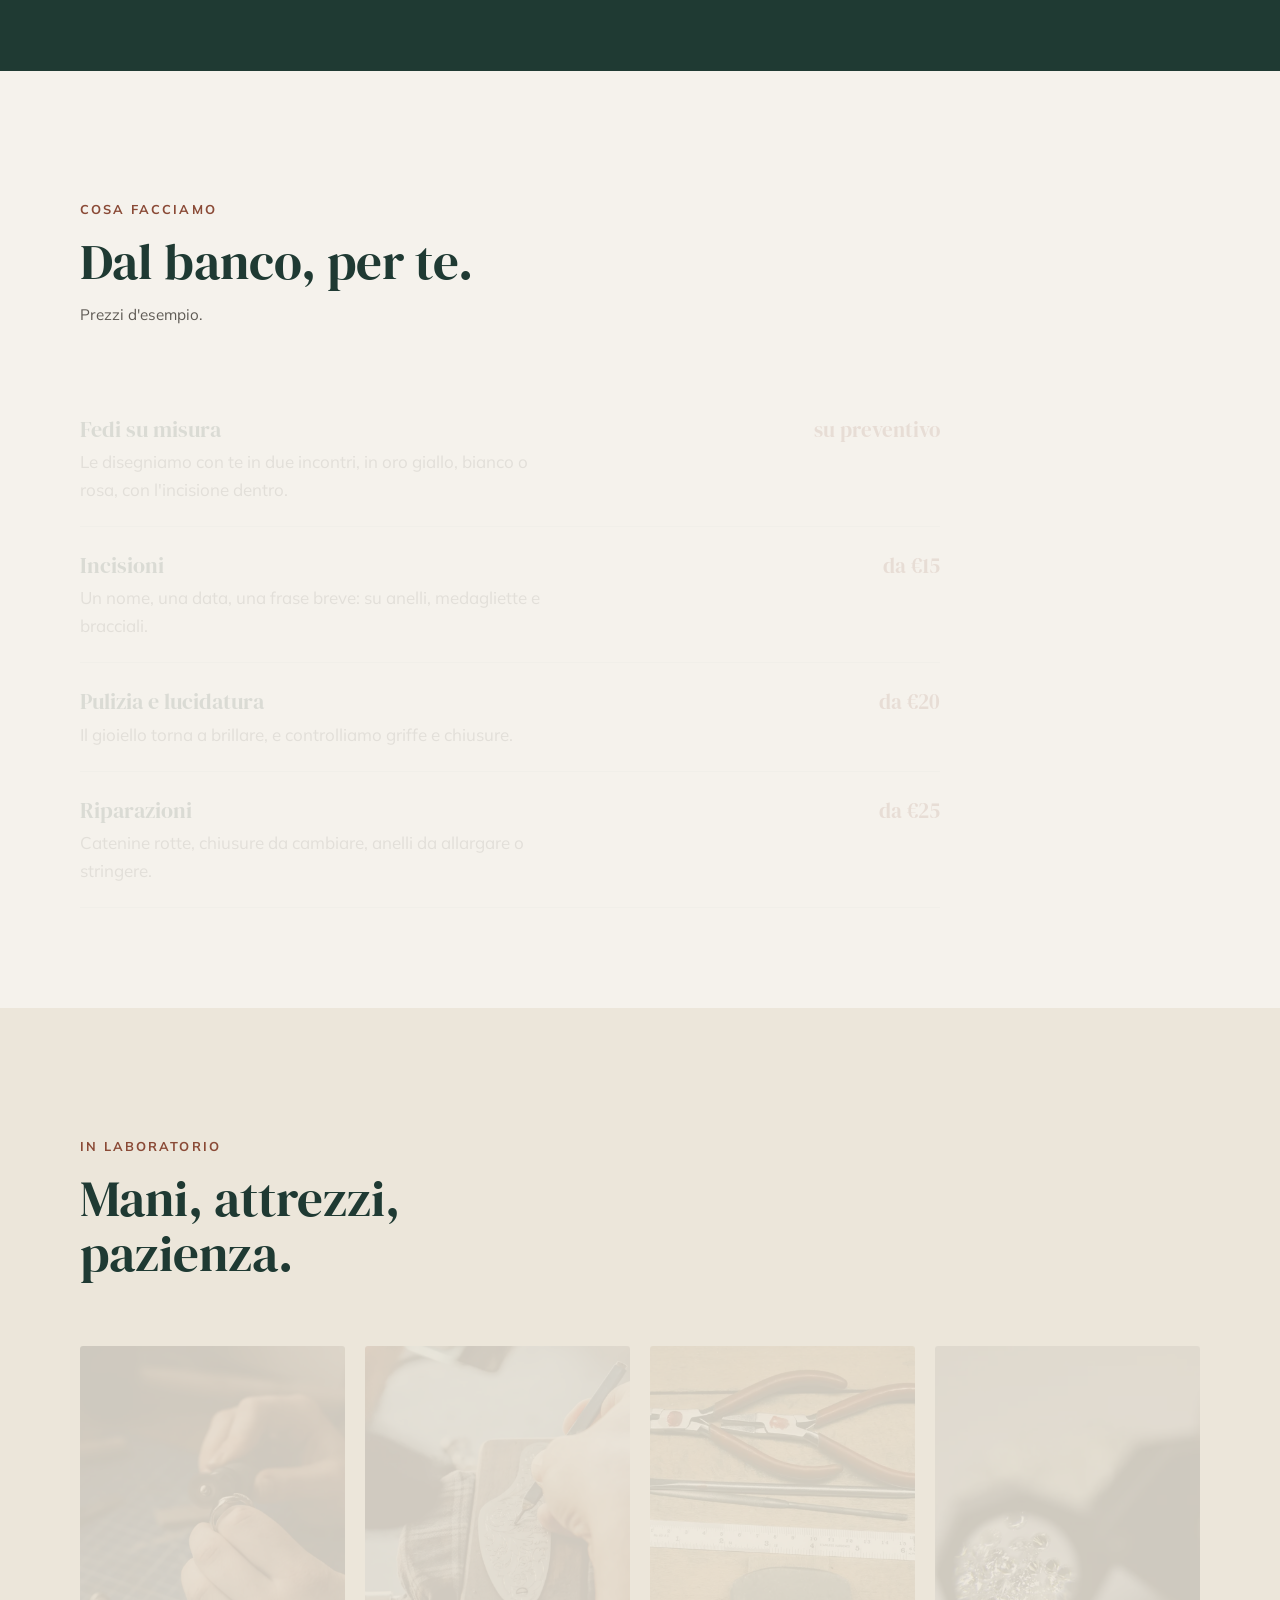
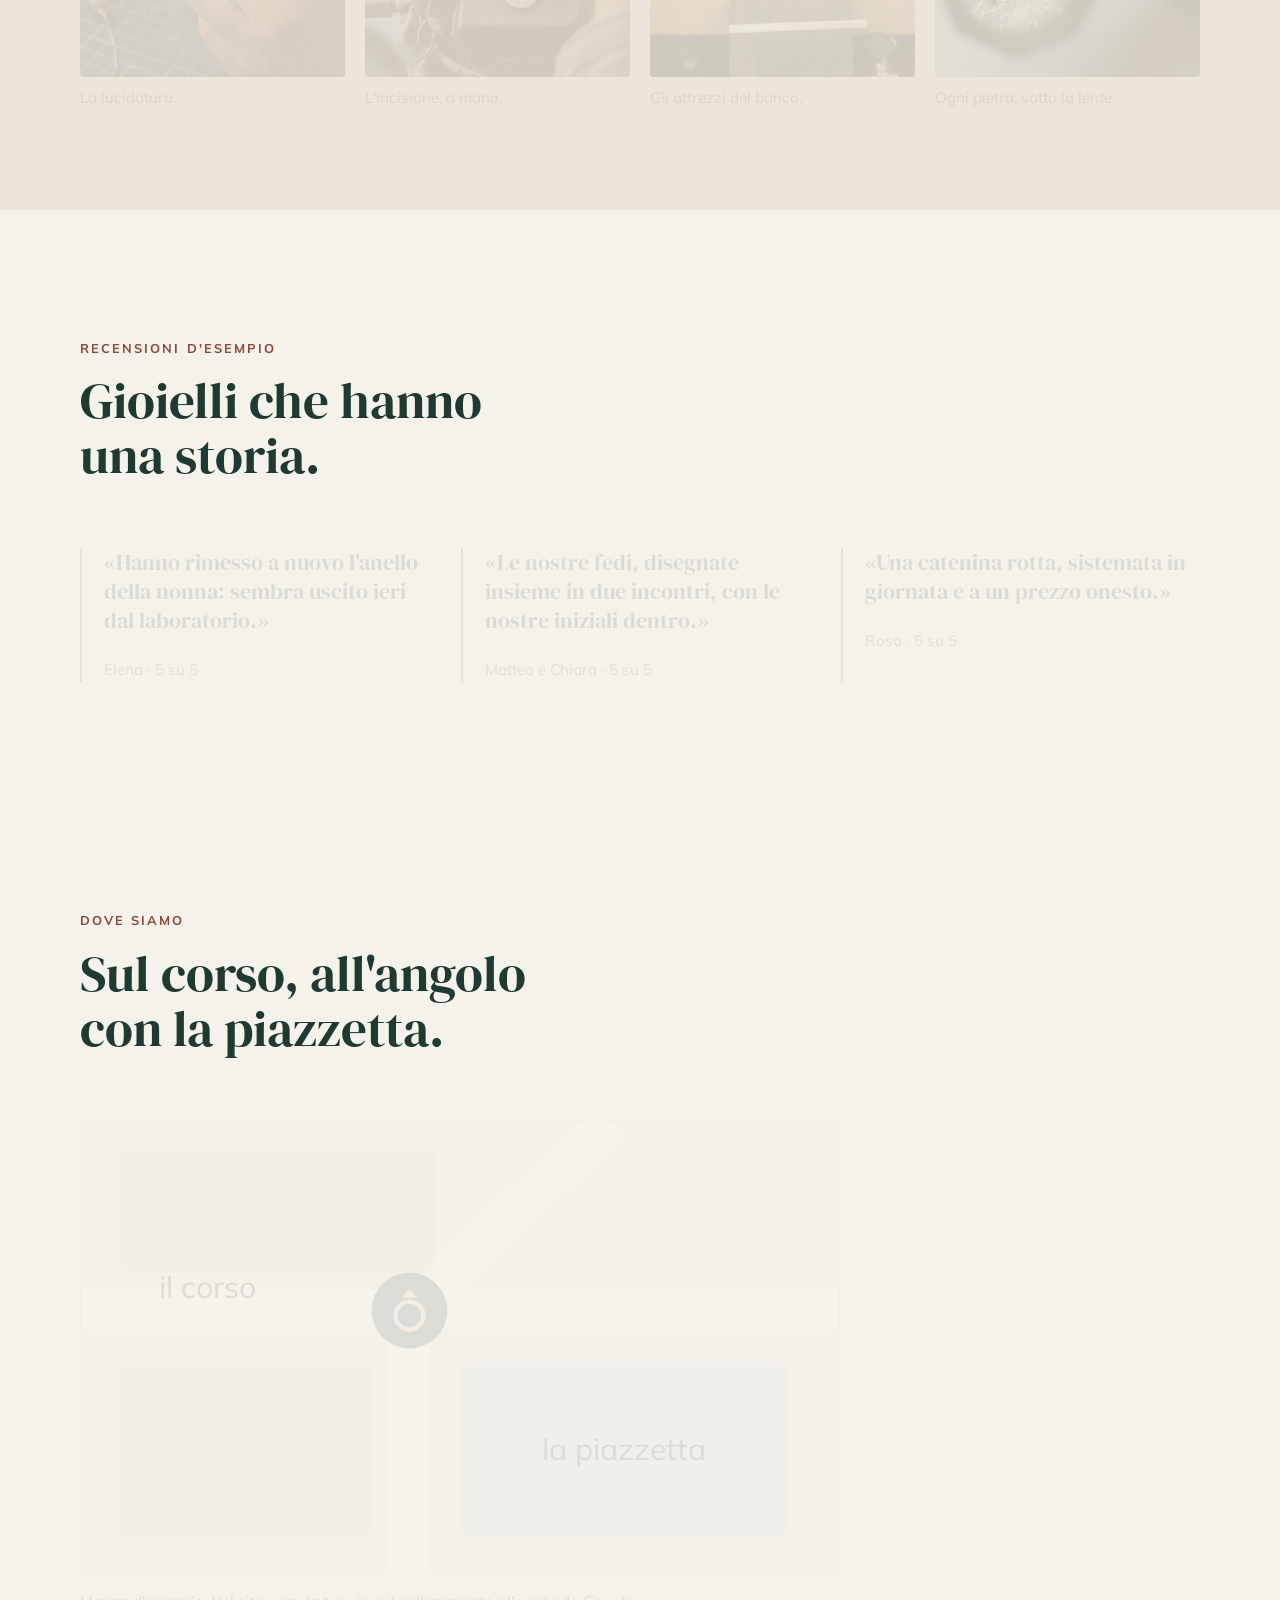
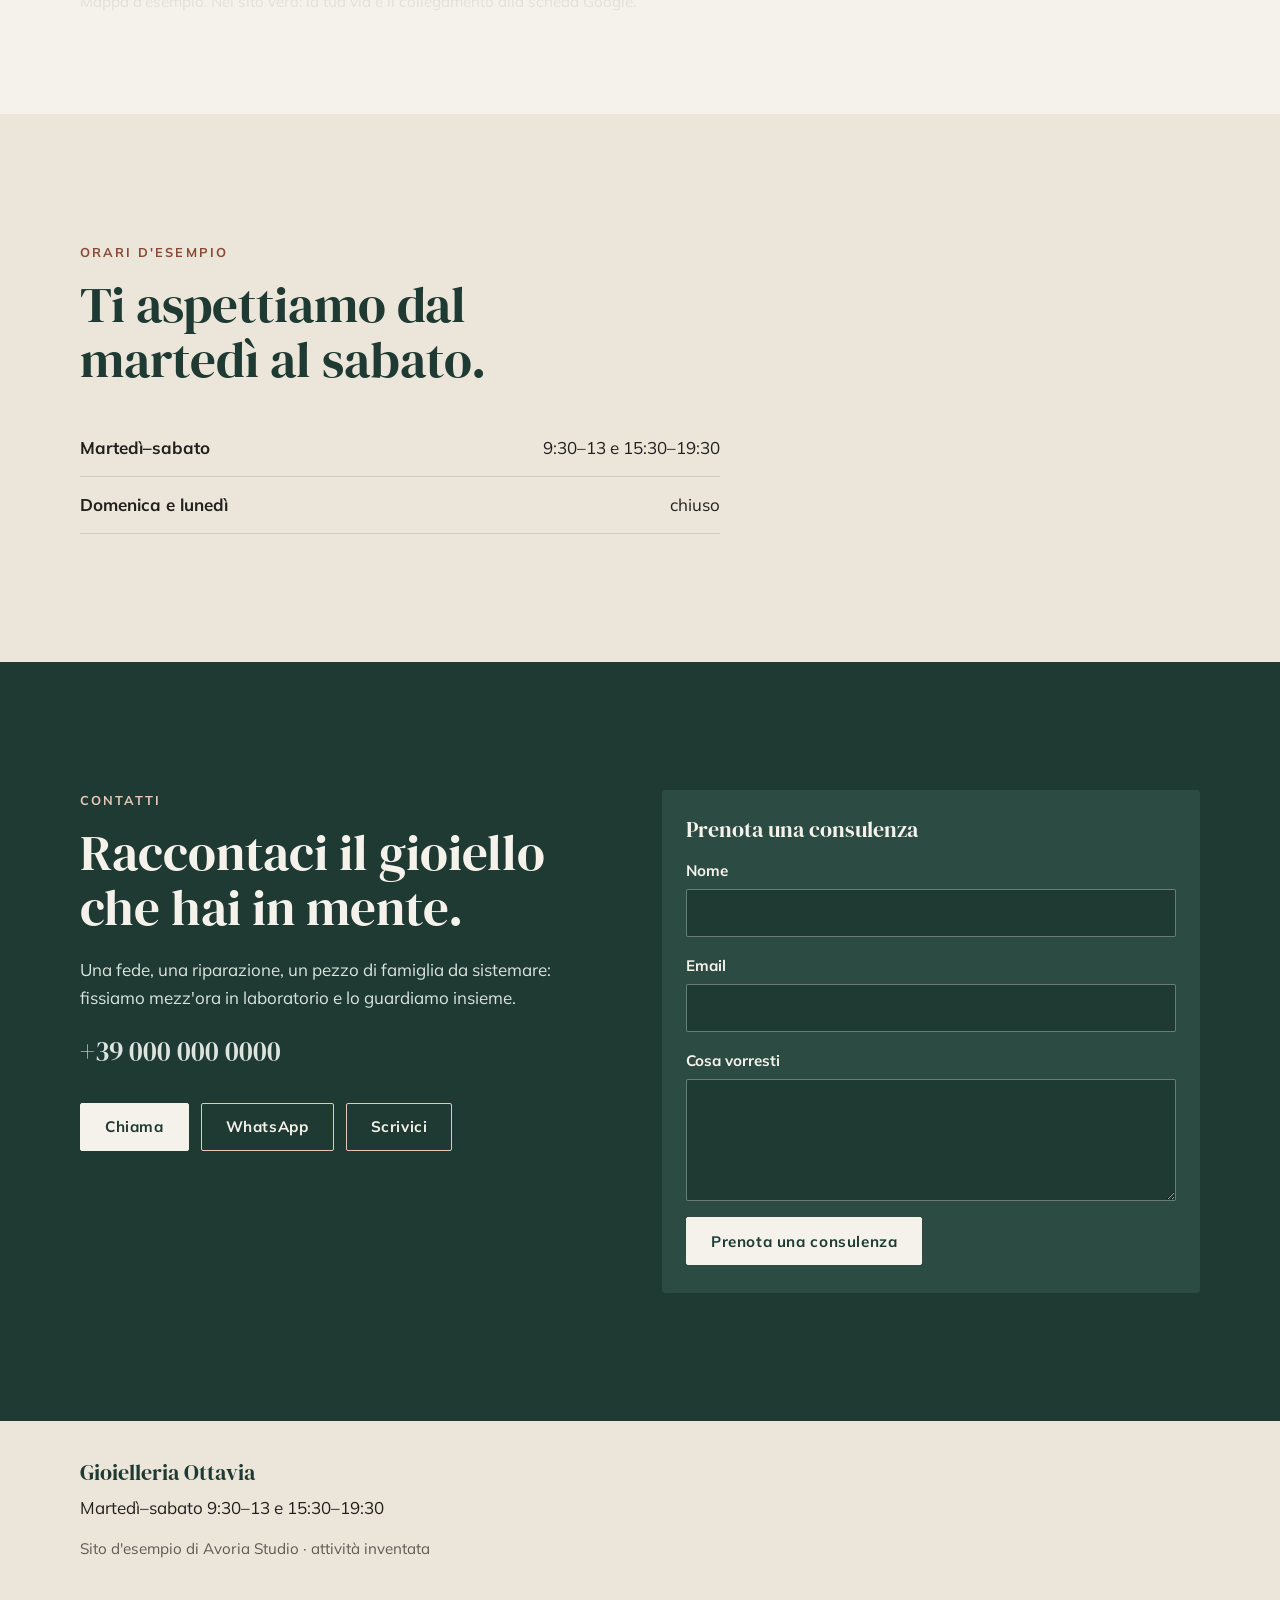
<file: esempi/gioielleria-ottavia/index.html>
<!doctype html>
<html lang="it">
<head>
<meta charset="utf-8">
<meta name="viewport" content="width=device-width, initial-scale=1">
<title>Gioielleria Ottavia · fedi su misura, riparazioni e incisioni</title>
<meta name="description" content="Gioielleria Ottavia: fedi su misura, riparazioni, incisioni e gioielli di famiglia rimessi a nuovo, nel laboratorio dietro il banco.">
<meta name="robots" content="noindex">
<link rel="canonical" href="https://avoriastudio.github.io/esempi/gioielleria-ottavia/">
<link rel="icon" href="icona.svg" type="image/svg+xml">
<link rel="preload" href="font/dm-serif-display-normal-400.woff2" as="font" type="font/woff2" crossorigin>
<link rel="stylesheet" href="font/font.css">
<link rel="stylesheet" href="../base/base.css">
<link rel="stylesheet" href="stile.css">
<script type="application/ld+json">{"@context":"https://schema.org","@type":"JewelryStore","name":"Gioielleria Ottavia","description":"Fedi su misura, riparazioni, incisioni e gioielli di famiglia rimessi a nuovo, nel laboratorio dietro il banco.","url":"https://avoriastudio.github.io/esempi/gioielleria-ottavia/","telephone":"+39 000 000 0000","openingHours":["Tu-Sa 09:30-13:00","Tu-Sa 15:30-19:30"]}</script>
</head>
<body>
<header class="testata">
  <a class="marchio" href="#apertura">Gioielleria Ottavia</a>
  <a class="bottone pieno piccolo" href="#contatti">Consulenza</a>
</header>
<main>
  <section data-sezione="apertura" id="apertura" class="apertura">
    <div class="dentro">
      <div class="testo">
        <p class="occhiello">Gioielleria e laboratorio</p>
        <h1>Fedi su misura, gioielli che tornano come nuovi.</h1>
        <p class="lead">Nel laboratorio dietro il banco facciamo fedi su misura, ripariamo, incidiamo e rimettiamo a nuovo i gioielli di famiglia. Portaci il tuo pezzo: lo guardiamo insieme.</p>
        <div class="azioni">
          <a class="bottone pieno" href="#contatti">Prenota una consulenza</a>
          <a class="bottone vuoto" href="tel:+390000000000">Chiama</a>
        </div>
      </div>
      <figure class="vetrina" data-scorre="luce">
        <img src="foto/fedi-800.webp" srcset="foto/fedi-800.webp 800w, foto/fedi-1600.webp 1600w" sizes="(min-width: 900px) 48vw, 92vw" alt="Due fedi d'oro e un anello con la pietra, appoggiati su un foglio di carta stropicciata" width="800" height="450" fetchpriority="high">
      </figure>
    </div>
  </section>

  <section data-sezione="chi" id="chi" class="chi">
    <div class="dentro">
      <figure class="ritratto" data-scorre="entra">
        <img src="foto/banco-800.webp" srcset="foto/banco-800.webp 800w, foto/banco-1600.webp 1600w" sizes="(min-width: 900px) 46vw, 92vw" alt="Il banco da orafo in legno, con le pinze, il martello e i piccoli attrezzi del laboratorio" width="800" height="600" loading="lazy">
      </figure>
      <div class="testo" data-scorre="entra">
        <p class="occhiello">Il laboratorio</p>
        <h2>Il banco da orafo è a due passi dalla vetrina.</h2>
        <p>Ottavia ha imparato il mestiere nella bottega di famiglia. Oggi in laboratorio si lavora come allora: a mano, un pezzo alla volta, con il tempo che serve.</p>
        <p>Puoi guardare mentre incidiamo un nome o chiudiamo una catenina, e chiedere tutto quello che vuoi sapere sul tuo gioiello.</p>
      </div>
    </div>
  </section>

  <section data-sezione="servizi" id="servizi" class="servizi">
    <div class="dentro">
      <p class="occhiello">Cosa facciamo</p>
      <h2>Dal banco, per te.</h2>
      <p class="nota">Prezzi d'esempio.</p>
      <ul class="lavori">
        <li data-scorre="entra"><div><h3>Fedi su misura</h3><p>Le disegniamo con te in due incontri, in oro giallo, bianco o rosa, con l'incisione dentro.</p></div><b>su preventivo</b></li>
        <li data-scorre="entra"><div><h3>Incisioni</h3><p>Un nome, una data, una frase breve: su anelli, medagliette e bracciali.</p></div><b>da €15</b></li>
        <li data-scorre="entra"><div><h3>Pulizia e lucidatura</h3><p>Il gioiello torna a brillare, e controlliamo griffe e chiusure.</p></div><b>da €20</b></li>
        <li data-scorre="entra"><div><h3>Riparazioni</h3><p>Catenine rotte, chiusure da cambiare, anelli da allargare o stringere.</p></div><b>da €25</b></li>
      </ul>
    </div>
  </section>

  <section data-sezione="foto" id="foto" class="foto">
    <div class="dentro">
      <p class="occhiello">In laboratorio</p>
      <h2>Mani, attrezzi, pazienza.</h2>
      <div class="galleria">
        <figure data-scorre="entra"><img src="foto/lucidatura-800.webp" srcset="foto/lucidatura-800.webp 800w, foto/lucidatura-1600.webp 1600w" sizes="(min-width: 900px) 23vw, 46vw" alt="Due mani lucidano un anello d'argento con una piccola fresa" width="800" height="1000" loading="lazy"><figcaption>La lucidatura.</figcaption></figure>
        <figure data-scorre="entra"><img src="foto/incisione-800.webp" srcset="foto/incisione-800.webp 800w, foto/incisione-1600.webp 1600w" sizes="(min-width: 900px) 23vw, 46vw" alt="Una mano incide un disegno su una lastra di metallo" width="800" height="1000" loading="lazy"><figcaption>L'incisione, a mano.</figcaption></figure>
        <figure data-scorre="entra"><img src="foto/pinze-800.webp" srcset="foto/pinze-800.webp 800w, foto/pinze-1600.webp 1600w" sizes="(min-width: 900px) 23vw, 46vw" alt="Pinze, lime e un righello sul banco di legno" width="800" height="534" loading="lazy"><figcaption>Gli attrezzi del banco.</figcaption></figure>
        <figure data-scorre="entra"><img src="foto/lente-800.webp" srcset="foto/lente-800.webp 800w, foto/lente-1600.webp 1600w" sizes="(min-width: 900px) 23vw, 46vw" alt="Delle piccole pietre viste attraverso la lente dell'orafo" width="800" height="534" loading="lazy"><figcaption>Ogni pietra, sotto la lente.</figcaption></figure>
      </div>
    </div>
  </section>

  <section data-sezione="recensioni" id="recensioni" class="recensioni">
    <div class="dentro">
      <p class="occhiello">Recensioni d'esempio</p>
      <h2>Gioielli che hanno una storia.</h2>
      <div class="voci-clienti">
        <blockquote data-scorre="entra"><p>«Hanno rimesso a nuovo l'anello della nonna: sembra uscito ieri dal laboratorio.»</p><p class="firma">Elena · 5 su 5</p></blockquote>
        <blockquote data-scorre="entra"><p>«Le nostre fedi, disegnate insieme in due incontri, con le nostre iniziali dentro.»</p><p class="firma">Matteo e Chiara · 5 su 5</p></blockquote>
        <blockquote data-scorre="entra"><p>«Una catenina rotta, sistemata in giornata e a un prezzo onesto.»</p><p class="firma">Rosa · 5 su 5</p></blockquote>
      </div>
    </div>
  </section>

  <section data-sezione="mappa" id="mappa" class="mappa">
    <div class="dentro">
      <p class="occhiello">Dove siamo</p>
      <h2>Sul corso, all'angolo con la piazzetta.</h2>
      <figure class="cartina" data-scorre="entra">
        <svg viewBox="0 0 600 360" role="img" aria-label="Mappa d'esempio: la gioielleria sul corso, all'angolo con la piazzetta">
          <rect width="600" height="360" fill="#ECE6DA"/>
          <path d="M0 150 H600 M260 150 V360 M260 150 L420 0" stroke="#FAF8F3" stroke-width="32" fill="none"/>
          <rect x="300" y="190" width="260" height="140" rx="10" fill="#CFD9D2"/>
          <rect x="30" y="190" width="200" height="140" rx="8" fill="#E0D7C7"/>
          <rect x="30" y="20" width="250" height="100" rx="8" fill="#E0D7C7"/>
          <text x="430" y="268" text-anchor="middle" font-family="Mulish, sans-serif" font-size="24" fill="#1F3A33">la piazzetta</text>
          <text x="100" y="140" text-anchor="middle" font-family="Mulish, sans-serif" font-size="24" fill="#1F3A33">il corso</text>
          <circle cx="260" cy="150" r="30" fill="#1F3A33"/>
          <circle cx="260" cy="154" r="11" fill="none" stroke="#E9C7B8" stroke-width="3.5"/>
          <path d="M254 140 l6 -7 l6 7 z" fill="#E9C7B8"/>
        </svg>
        <figcaption>Mappa d'esempio. Nel sito vero: la tua via e il collegamento alla scheda Google.</figcaption>
      </figure>
    </div>
  </section>

  <section data-sezione="orari" id="orari" class="orari">
    <div class="dentro">
      <p class="occhiello">Orari d'esempio</p>
      <h2>Ti aspettiamo dal martedì al sabato.</h2>
      <dl class="giorni">
        <div><dt>Martedì–sabato</dt><dd>9:30–13 e 15:30–19:30</dd></div>
        <div><dt>Domenica e lunedì</dt><dd>chiuso</dd></div>
      </dl>
    </div>
  </section>

  <section data-sezione="contatti" id="contatti" class="contatti">
    <div class="dentro">
      <div class="testo">
        <p class="occhiello">Contatti</p>
        <h2>Raccontaci il gioiello che hai in mente.</h2>
        <p>Una fede, una riparazione, un pezzo di famiglia da sistemare: fissiamo mezz'ora in laboratorio e lo guardiamo insieme.</p>
        <p class="numero">+39 000 000 0000</p>
        <div class="azioni">
          <a class="bottone chiaro" href="tel:+390000000000">Chiama</a>
          <a class="bottone chiaro-vuoto" href="https://wa.me/390000000000">WhatsApp</a>
          <a class="bottone chiaro-vuoto" href="mailto:ciao@gioielleria-ottavia.example">Scrivici</a>
        </div>
      </div>
      <form class="modulo" method="dialog" data-esempio>
        <h3>Prenota una consulenza</h3>
        <label>Nome<input name="nome" autocomplete="name" required></label>
        <label>Email<input name="email" type="email" autocomplete="email" required></label>
        <label>Cosa vorresti<textarea name="messaggio" rows="4" required></textarea></label>
        <button class="bottone chiaro" type="submit">Prenota una consulenza</button>
      </form>
    </div>
  </section>
</main>
<footer class="piede">
  <div class="dentro">
    <p class="marchio">Gioielleria Ottavia</p>
    <p>Martedì–sabato 9:30–13 e 15:30–19:30</p>
    <p class="esempio">Sito d'esempio di Avoria Studio · attività inventata</p>
  </div>
</footer>
<script type="module" src="../base/scorre.js"></script>
<script type="module" src="../base/modulo.js"></script>
</body>
</html>
</file>
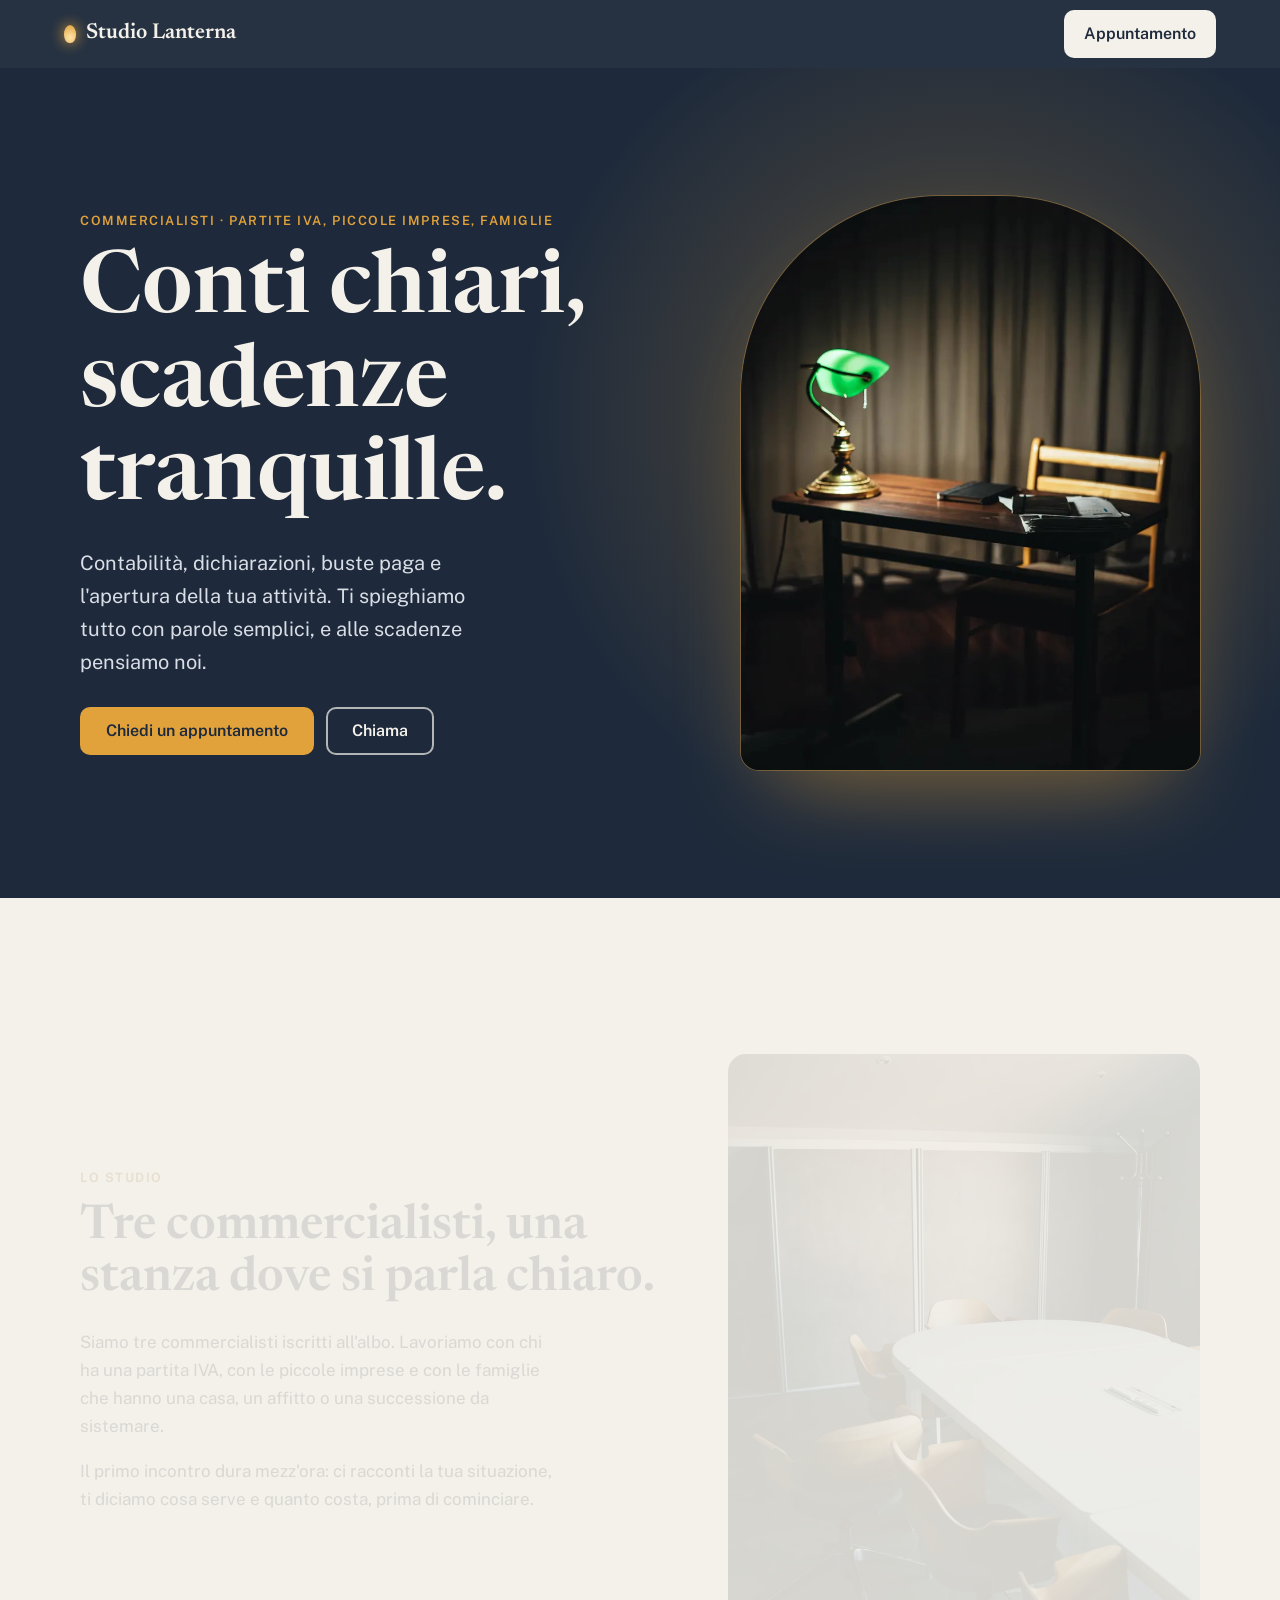
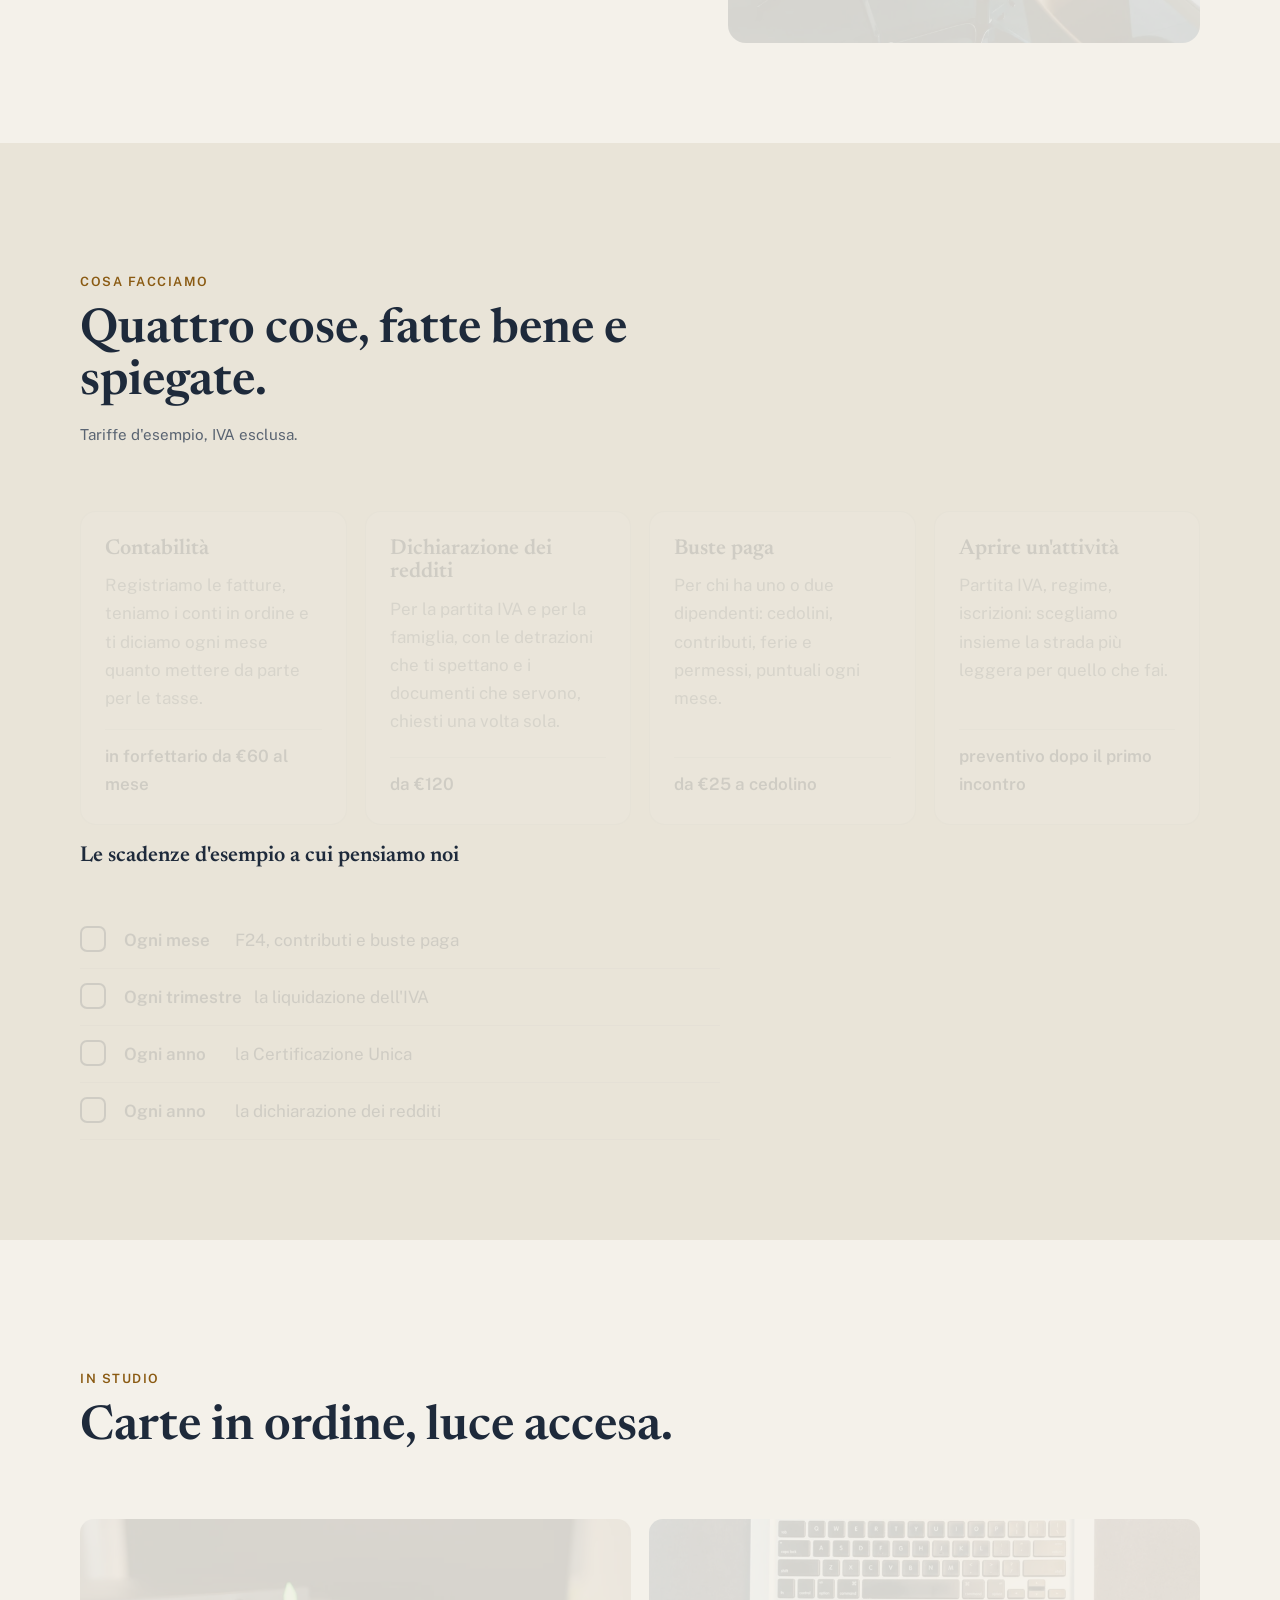
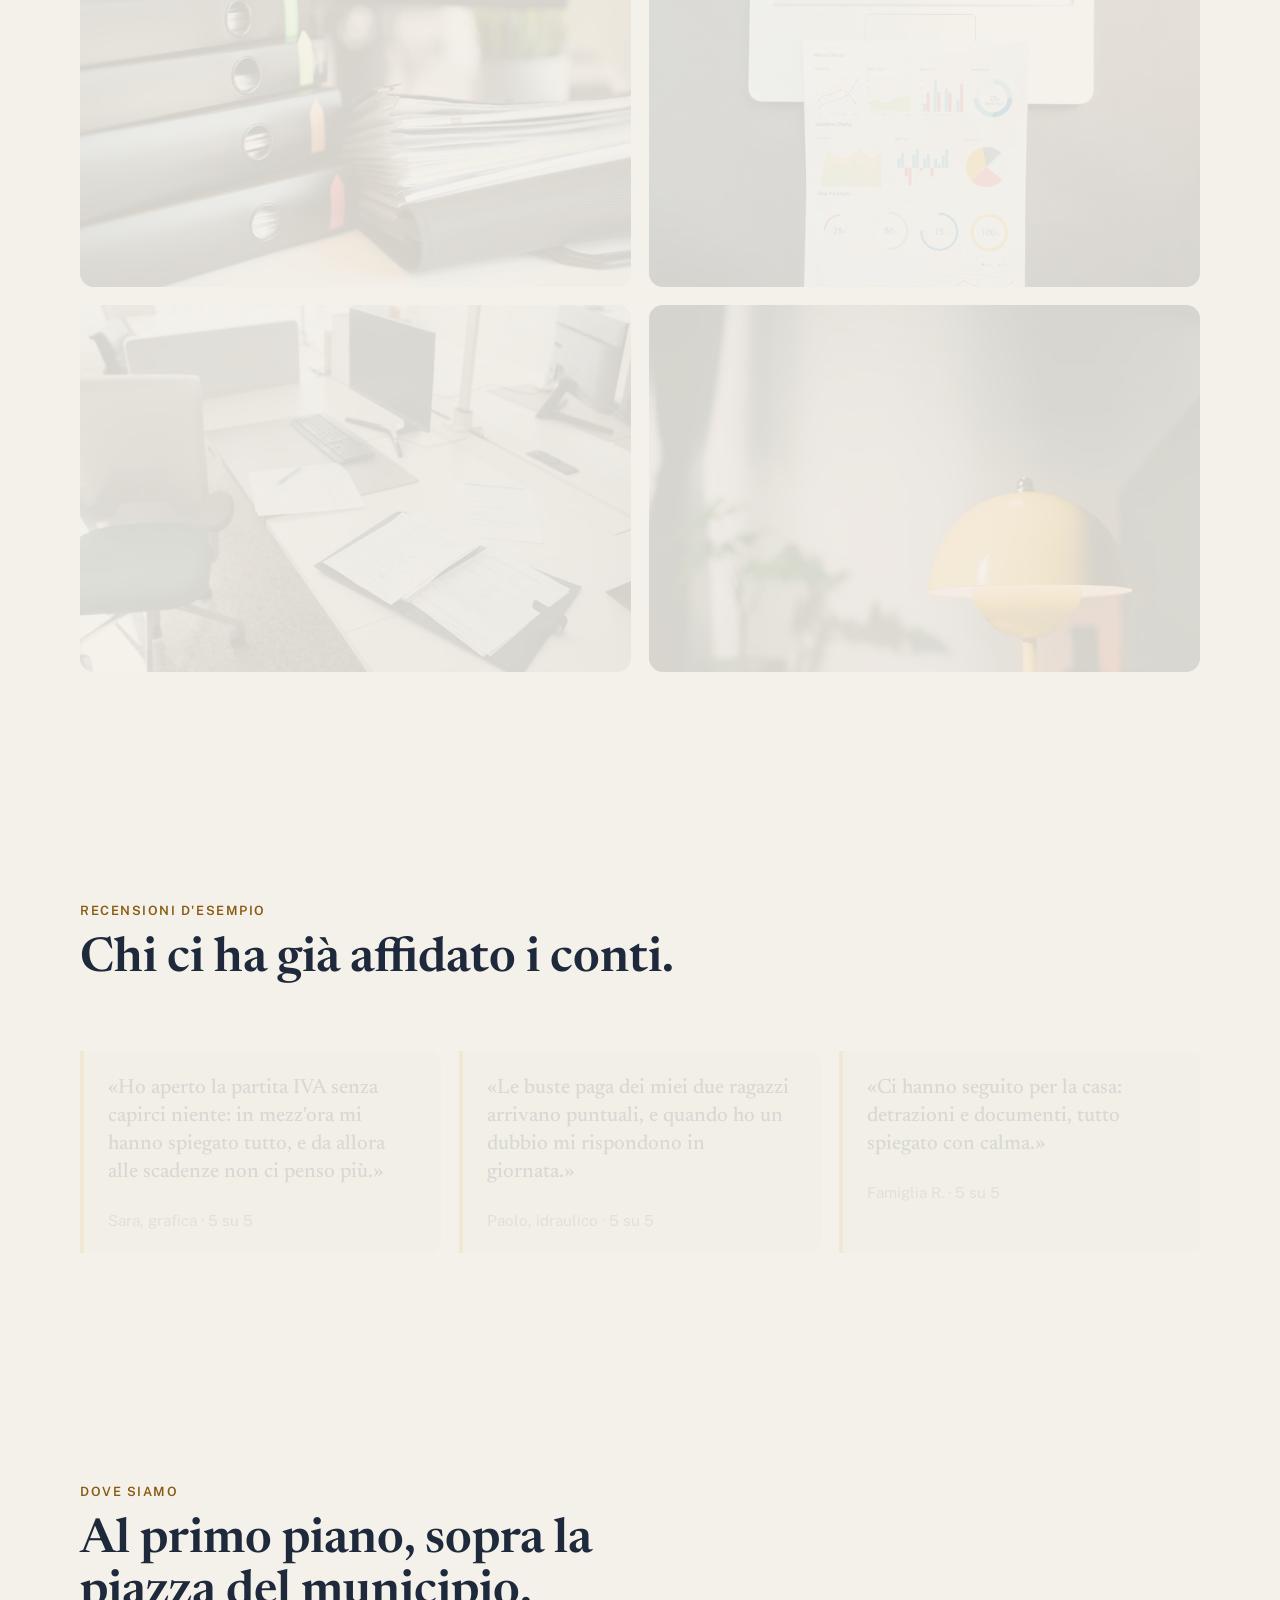
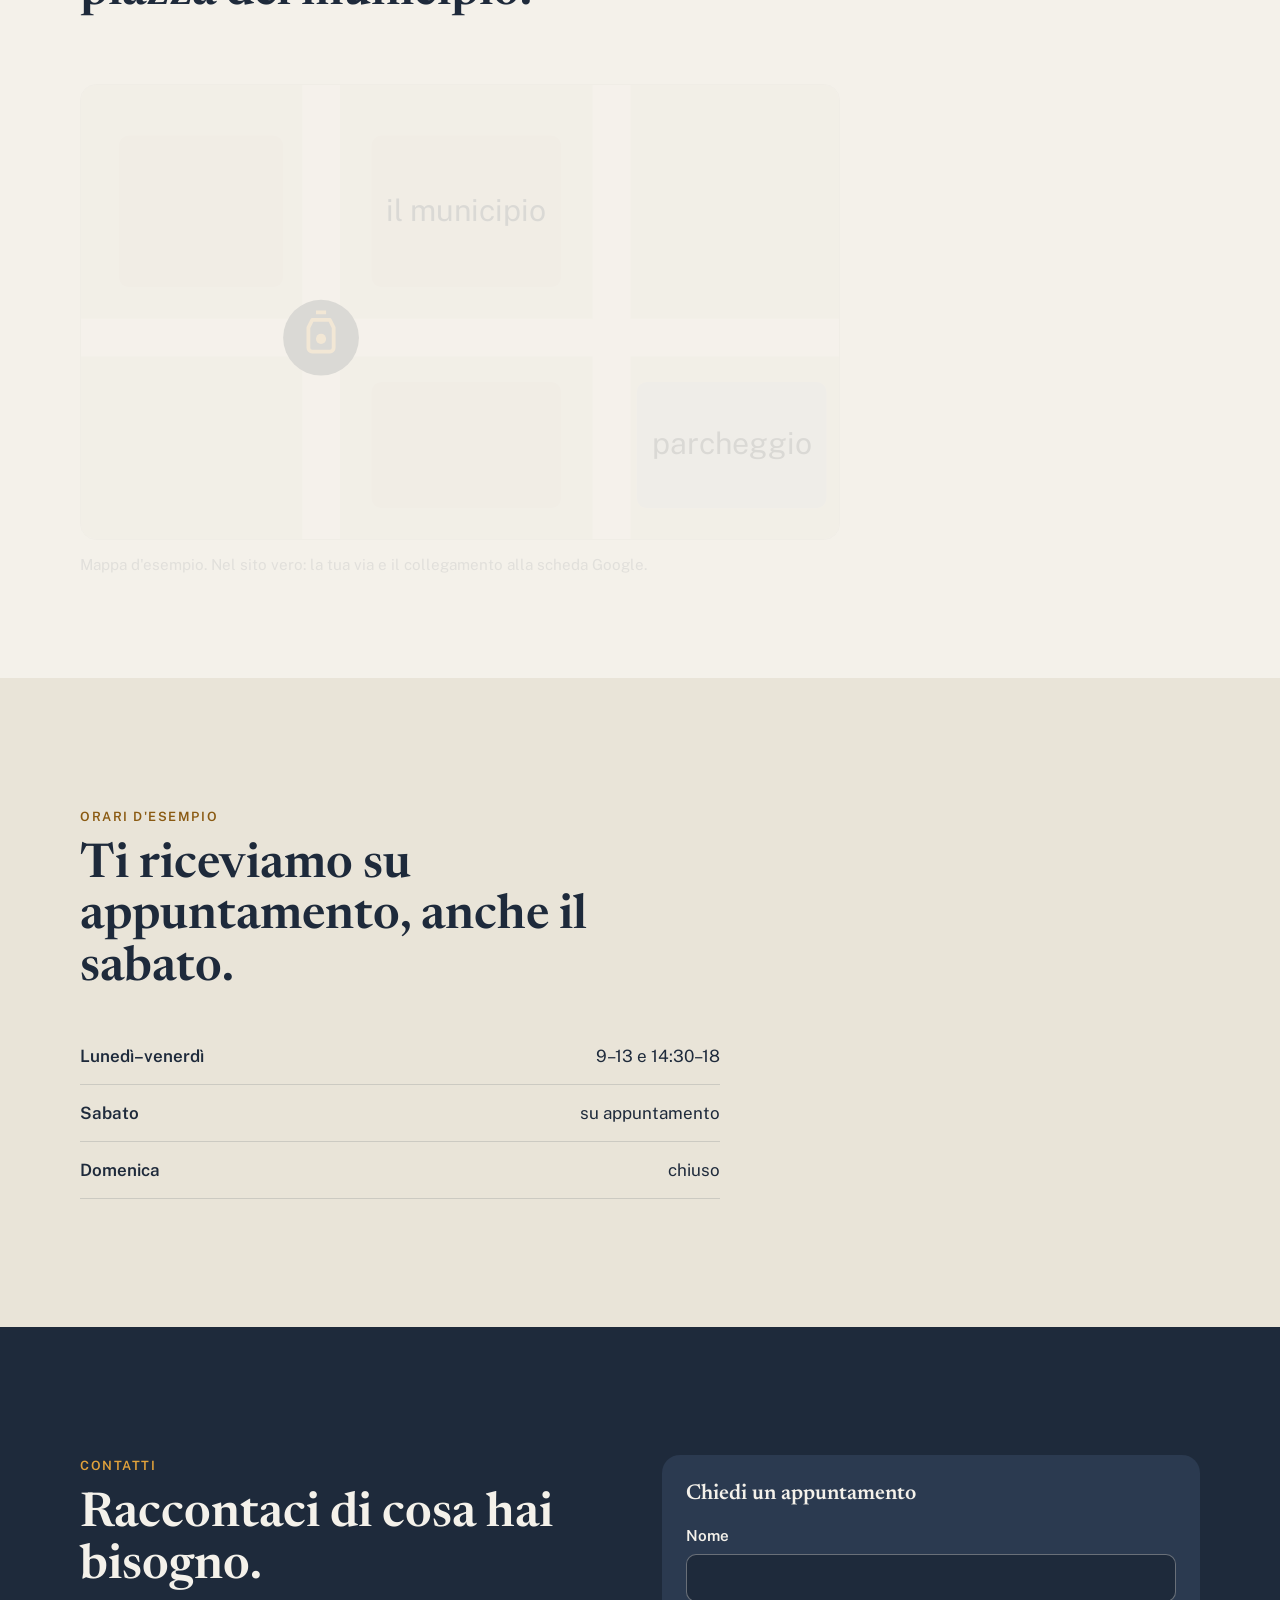
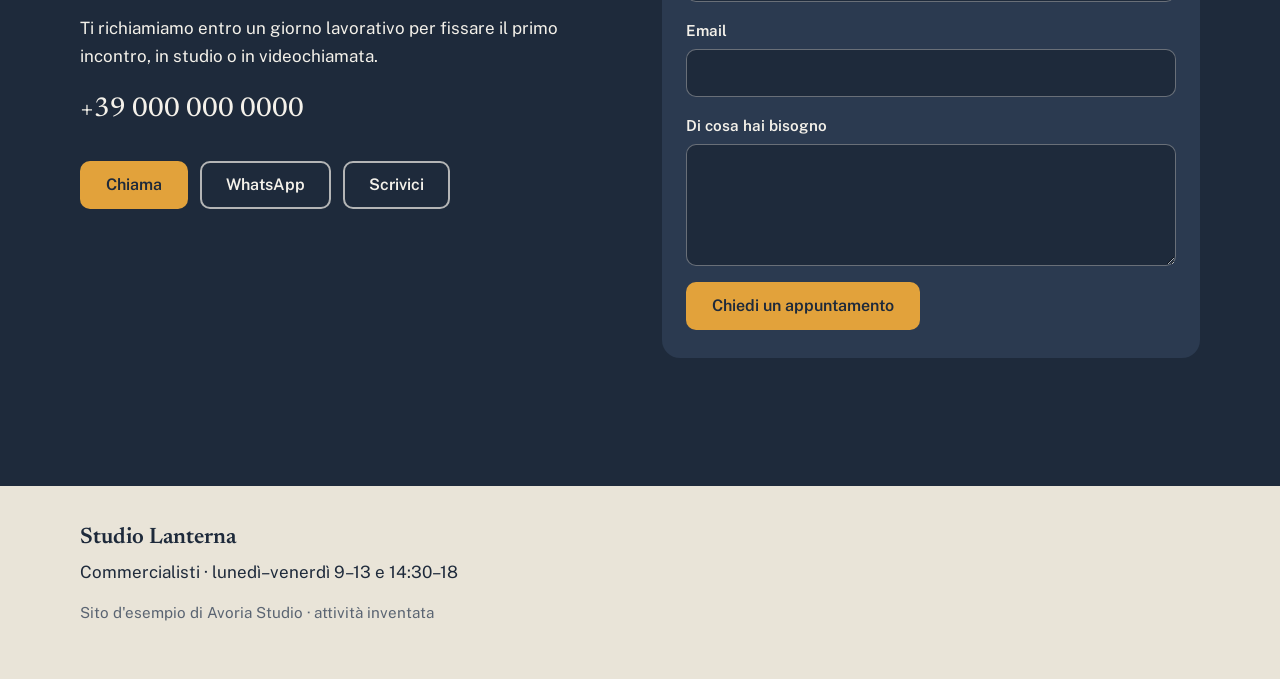
<file: esempi/studio-lanterna/index.html>
<!doctype html>
<html lang="it">
<head>
<meta charset="utf-8">
<meta name="viewport" content="width=device-width, initial-scale=1">
<title>Studio Lanterna · commercialisti per partite IVA e piccole imprese</title>
<meta name="description" content="Studio Lanterna, commercialisti per partite IVA, piccole imprese e famiglie: contabilità, dichiarazioni, buste paga. Il primo incontro dura mezz'ora.">
<meta name="robots" content="noindex">
<link rel="canonical" href="https://avoriastudio.github.io/esempi/studio-lanterna/">
<link rel="icon" href="icona.svg" type="image/svg+xml">
<link rel="preload" href="font/newsreader-normal-500-700.woff2" as="font" type="font/woff2" crossorigin>
<link rel="stylesheet" href="font/font.css">
<link rel="stylesheet" href="../base/base.css">
<link rel="stylesheet" href="stile.css">
<script type="application/ld+json">{"@context":"https://schema.org","@type":"AccountingService","name":"Studio Lanterna","description":"Commercialisti per partite IVA, piccole imprese e famiglie: contabilità, dichiarazioni, buste paga, apertura di un'attività.","url":"https://avoriastudio.github.io/esempi/studio-lanterna/","telephone":"+39 000 000 0000","openingHours":["Mo-Fr 09:00-13:00","Mo-Fr 14:30-18:00"]}</script>
</head>
<body>
<header class="testata">
  <a class="marchio" href="#apertura"><span class="fiamma" aria-hidden="true"></span>Studio Lanterna</a>
  <a class="bottone pieno piccolo" href="#contatti">Appuntamento</a>
</header>
<main>
  <section data-sezione="apertura" id="apertura" class="apertura" data-scorre="lanterna">
    <div class="dentro">
      <div class="testo">
        <p class="occhiello">Commercialisti · partite IVA, piccole imprese, famiglie</p>
        <h1>Conti chiari, scadenze tranquille.</h1>
        <p class="lead">Contabilità, dichiarazioni, buste paga e l'apertura della tua attività. Ti spieghiamo tutto con parole semplici, e alle scadenze pensiamo noi.</p>
        <div class="azioni">
          <a class="bottone ambra" href="#contatti">Chiedi un appuntamento</a>
          <a class="bottone chiaro-vuoto" href="tel:+390000000000">Chiama</a>
        </div>
      </div>
      <figure class="lume">
        <img src="foto/lampada-800.webp" srcset="foto/lampada-800.webp 800w, foto/lampada-1600.webp 1600w" sizes="(min-width: 900px) 38vw, 88vw" alt="Una scrivania di legno con la lampada verde accesa e dei documenti, nella stanza in penombra" width="800" height="1000" fetchpriority="high">
      </figure>
    </div>
  </section>

  <section data-sezione="chi" id="chi" class="chi">
    <div class="dentro">
      <div class="testo" data-scorre="entra">
        <p class="occhiello">Lo studio</p>
        <h2>Tre commercialisti, una stanza dove si parla chiaro.</h2>
        <p>Siamo tre commercialisti iscritti all'albo. Lavoriamo con chi ha una partita IVA, con le piccole imprese e con le famiglie che hanno una casa, un affitto o una successione da sistemare.</p>
        <p>Il primo incontro dura mezz'ora: ci racconti la tua situazione, ti diciamo cosa serve e quanto costa, prima di cominciare.</p>
      </div>
      <figure class="ritratto" data-scorre="entra">
        <img src="foto/riunione-800.webp" srcset="foto/riunione-800.webp 800w, foto/riunione-1600.webp 1600w" sizes="(min-width: 900px) 40vw, 92vw" alt="La sala riunioni dello studio, col tavolo ovale e le sedie in legno" width="800" height="1000" loading="lazy">
      </figure>
    </div>
  </section>

  <section data-sezione="servizi" id="servizi" class="servizi">
    <div class="dentro">
      <p class="occhiello">Cosa facciamo</p>
      <h2>Quattro cose, fatte bene e spiegate.</h2>
      <p class="nota">Tariffe d'esempio, IVA esclusa.</p>
      <div class="carte">
        <article class="carta" data-scorre="entra"><h3>Contabilità</h3><p>Registriamo le fatture, teniamo i conti in ordine e ti diciamo ogni mese quanto mettere da parte per le tasse.</p><p class="prezzo">in forfettario da €60 al mese</p></article>
        <article class="carta" data-scorre="entra"><h3>Dichiarazione dei redditi</h3><p>Per la partita IVA e per la famiglia, con le detrazioni che ti spettano e i documenti che servono, chiesti una volta sola.</p><p class="prezzo">da €120</p></article>
        <article class="carta" data-scorre="entra"><h3>Buste paga</h3><p>Per chi ha uno o due dipendenti: cedolini, contributi, ferie e permessi, puntuali ogni mese.</p><p class="prezzo">da €25 a cedolino</p></article>
        <article class="carta" data-scorre="entra"><h3>Aprire un'attività</h3><p>Partita IVA, regime, iscrizioni: scegliamo insieme la strada più leggera per quello che fai.</p><p class="prezzo">preventivo dopo il primo incontro</p></article>
      </div>
      <div class="scadenze">
        <h3>Le scadenze d'esempio a cui pensiamo noi</h3>
        <ul>
          <li data-scorre="entra"><b>Ogni mese</b> F24, contributi e buste paga</li>
          <li data-scorre="entra"><b>Ogni trimestre</b> la liquidazione dell'IVA</li>
          <li data-scorre="entra"><b>Ogni anno</b> la Certificazione Unica</li>
          <li data-scorre="entra"><b>Ogni anno</b> la dichiarazione dei redditi</li>
        </ul>
      </div>
    </div>
  </section>

  <section data-sezione="foto" id="foto" class="foto">
    <div class="dentro">
      <p class="occhiello">In studio</p>
      <h2>Carte in ordine, luce accesa.</h2>
      <div class="galleria">
        <figure data-scorre="entra"><img src="foto/raccoglitori-800.webp" srcset="foto/raccoglitori-800.webp 800w, foto/raccoglitori-1600.webp 1600w" sizes="(min-width: 700px) 46vw, 92vw" alt="Raccoglitori neri con le linguette colorate, impilati sulla scrivania" width="800" height="534" loading="lazy"></figure>
        <figure data-scorre="entra"><img src="foto/grafici-800.webp" srcset="foto/grafici-800.webp 800w, foto/grafici-1600.webp 1600w" sizes="(min-width: 700px) 46vw, 92vw" alt="Un foglio di grafici appoggiato sotto la tastiera di un portatile" width="800" height="530" loading="lazy"></figure>
        <figure data-scorre="entra"><img src="foto/scrivania-800.webp" srcset="foto/scrivania-800.webp 800w, foto/scrivania-1600.webp 1600w" sizes="(min-width: 700px) 46vw, 92vw" alt="Una scrivania bianca con un raccoglitore aperto e dei documenti" width="800" height="534" loading="lazy"></figure>
        <figure data-scorre="entra"><img src="foto/lampada-gialla-800.webp" srcset="foto/lampada-gialla-800.webp 800w, foto/lampada-gialla-1600.webp 1600w" sizes="(min-width: 700px) 46vw, 92vw" alt="Una lampada da tavolo gialla su una scrivania, con una pianta sullo sfondo" width="800" height="1000" loading="lazy"></figure>
      </div>
    </div>
  </section>

  <section data-sezione="recensioni" id="recensioni" class="recensioni">
    <div class="dentro">
      <p class="occhiello">Recensioni d'esempio</p>
      <h2>Chi ci ha già affidato i conti.</h2>
      <div class="voci-clienti">
        <blockquote data-scorre="entra"><p>«Ho aperto la partita IVA senza capirci niente: in mezz'ora mi hanno spiegato tutto, e da allora alle scadenze non ci penso più.»</p><p class="firma">Sara, grafica · 5 su 5</p></blockquote>
        <blockquote data-scorre="entra"><p>«Le buste paga dei miei due ragazzi arrivano puntuali, e quando ho un dubbio mi rispondono in giornata.»</p><p class="firma">Paolo, idraulico · 5 su 5</p></blockquote>
        <blockquote data-scorre="entra"><p>«Ci hanno seguito per la casa: detrazioni e documenti, tutto spiegato con calma.»</p><p class="firma">Famiglia R. · 5 su 5</p></blockquote>
      </div>
    </div>
  </section>

  <section data-sezione="mappa" id="mappa" class="mappa">
    <div class="dentro">
      <p class="occhiello">Dove siamo</p>
      <h2>Al primo piano, sopra la piazza del municipio.</h2>
      <figure class="cartina" data-scorre="entra">
        <svg viewBox="0 0 600 360" role="img" aria-label="Mappa d'esempio: lo studio al primo piano sulla piazza del municipio, col parcheggio dietro l'angolo">
          <rect width="600" height="360" fill="#E7E2D6"/>
          <path d="M0 200 H600 M190 0 V360 M420 0 V360" stroke="#F8F6F0" stroke-width="30" fill="none"/>
          <rect x="230" y="40" width="150" height="120" rx="8" fill="#D8D2C4"/>
          <rect x="30" y="40" width="130" height="120" rx="8" fill="#D8D2C4"/>
          <rect x="440" y="235" width="150" height="100" rx="8" fill="#CBD3DD"/>
          <rect x="230" y="235" width="150" height="100" rx="8" fill="#D8D2C4"/>
          <text x="305" y="108" text-anchor="middle" font-family="Public Sans, sans-serif" font-size="24" fill="#1E2A3B">il municipio</text>
          <text x="515" y="292" text-anchor="middle" font-family="Public Sans, sans-serif" font-size="24" fill="#1E2A3B">parcheggio</text>
          <circle cx="190" cy="200" r="30" fill="#1E2A3B"/>
          <path d="M183 186 h14 l3 6 v16 a3 3 0 0 1 -3 3 h-14 a3 3 0 0 1 -3 -3 v-16 z M186 180 h8" fill="none" stroke="#E2A23B" stroke-width="3" stroke-linejoin="round"/>
          <circle cx="190" cy="201" r="4" fill="#E2A23B"/>
        </svg>
        <figcaption>Mappa d'esempio. Nel sito vero: la tua via e il collegamento alla scheda Google.</figcaption>
      </figure>
    </div>
  </section>

  <section data-sezione="orari" id="orari" class="orari">
    <div class="dentro">
      <p class="occhiello">Orari d'esempio</p>
      <h2>Ti riceviamo su appuntamento, anche il sabato.</h2>
      <dl class="giorni">
        <div><dt>Lunedì–venerdì</dt><dd>9–13 e 14:30–18</dd></div>
        <div><dt>Sabato</dt><dd>su appuntamento</dd></div>
        <div><dt>Domenica</dt><dd>chiuso</dd></div>
      </dl>
    </div>
  </section>

  <section data-sezione="contatti" id="contatti" class="contatti">
    <div class="dentro">
      <div class="testo">
        <p class="occhiello">Contatti</p>
        <h2>Raccontaci di cosa hai bisogno.</h2>
        <p>Ti richiamiamo entro un giorno lavorativo per fissare il primo incontro, in studio o in videochiamata.</p>
        <p class="numero">+39 000 000 0000</p>
        <div class="azioni">
          <a class="bottone ambra" href="tel:+390000000000">Chiama</a>
          <a class="bottone chiaro-vuoto" href="https://wa.me/390000000000">WhatsApp</a>
          <a class="bottone chiaro-vuoto" href="mailto:ciao@studio-lanterna.example">Scrivici</a>
        </div>
      </div>
      <form class="modulo" method="dialog" data-esempio>
        <h3>Chiedi un appuntamento</h3>
        <label>Nome<input name="nome" autocomplete="name" required></label>
        <label>Email<input name="email" type="email" autocomplete="email" required></label>
        <label>Di cosa hai bisogno<textarea name="messaggio" rows="4" required></textarea></label>
        <button class="bottone ambra" type="submit">Chiedi un appuntamento</button>
      </form>
    </div>
  </section>
</main>
<footer class="piede">
  <div class="dentro">
    <p class="marchio">Studio Lanterna</p>
    <p>Commercialisti · lunedì–venerdì 9–13 e 14:30–18</p>
    <p class="esempio">Sito d'esempio di Avoria Studio · attività inventata</p>
  </div>
</footer>
<script type="module" src="../base/scorre.js"></script>
<script type="module" src="../base/modulo.js"></script>
</body>
</html>
</file>
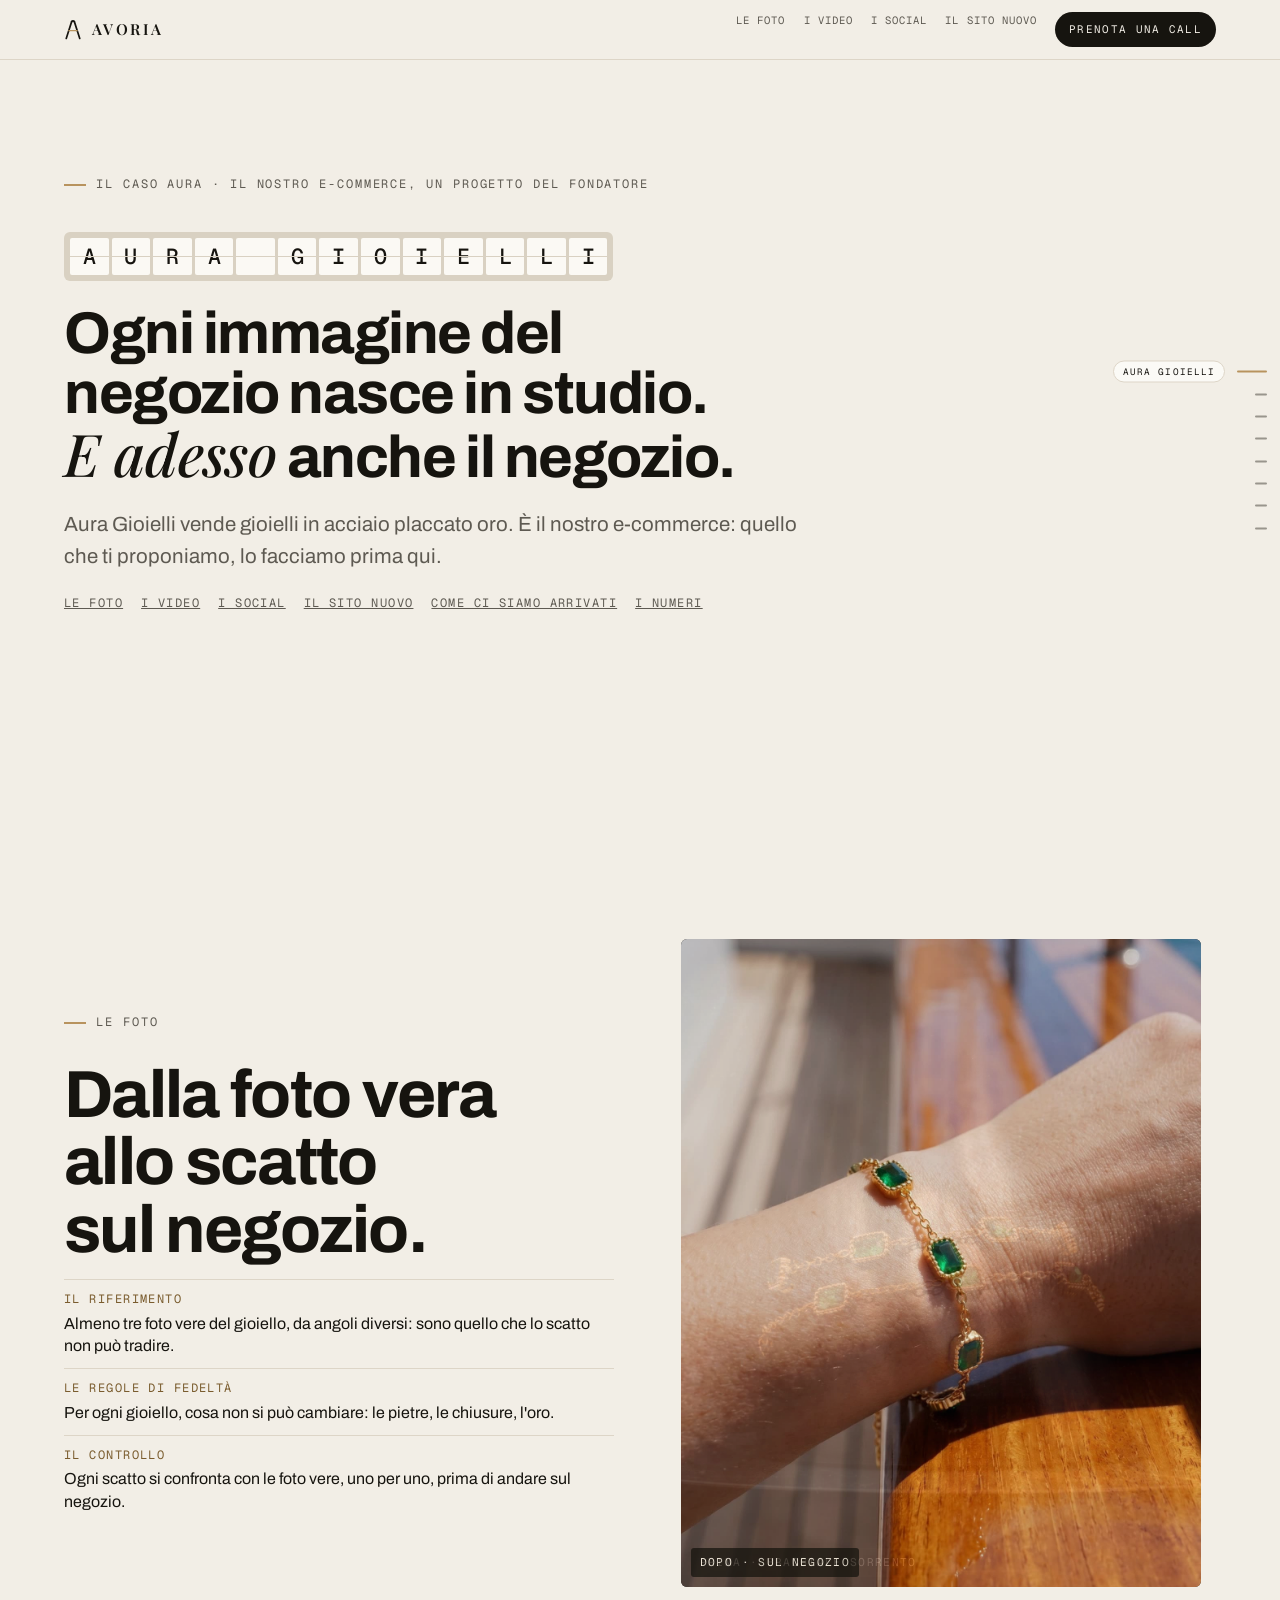
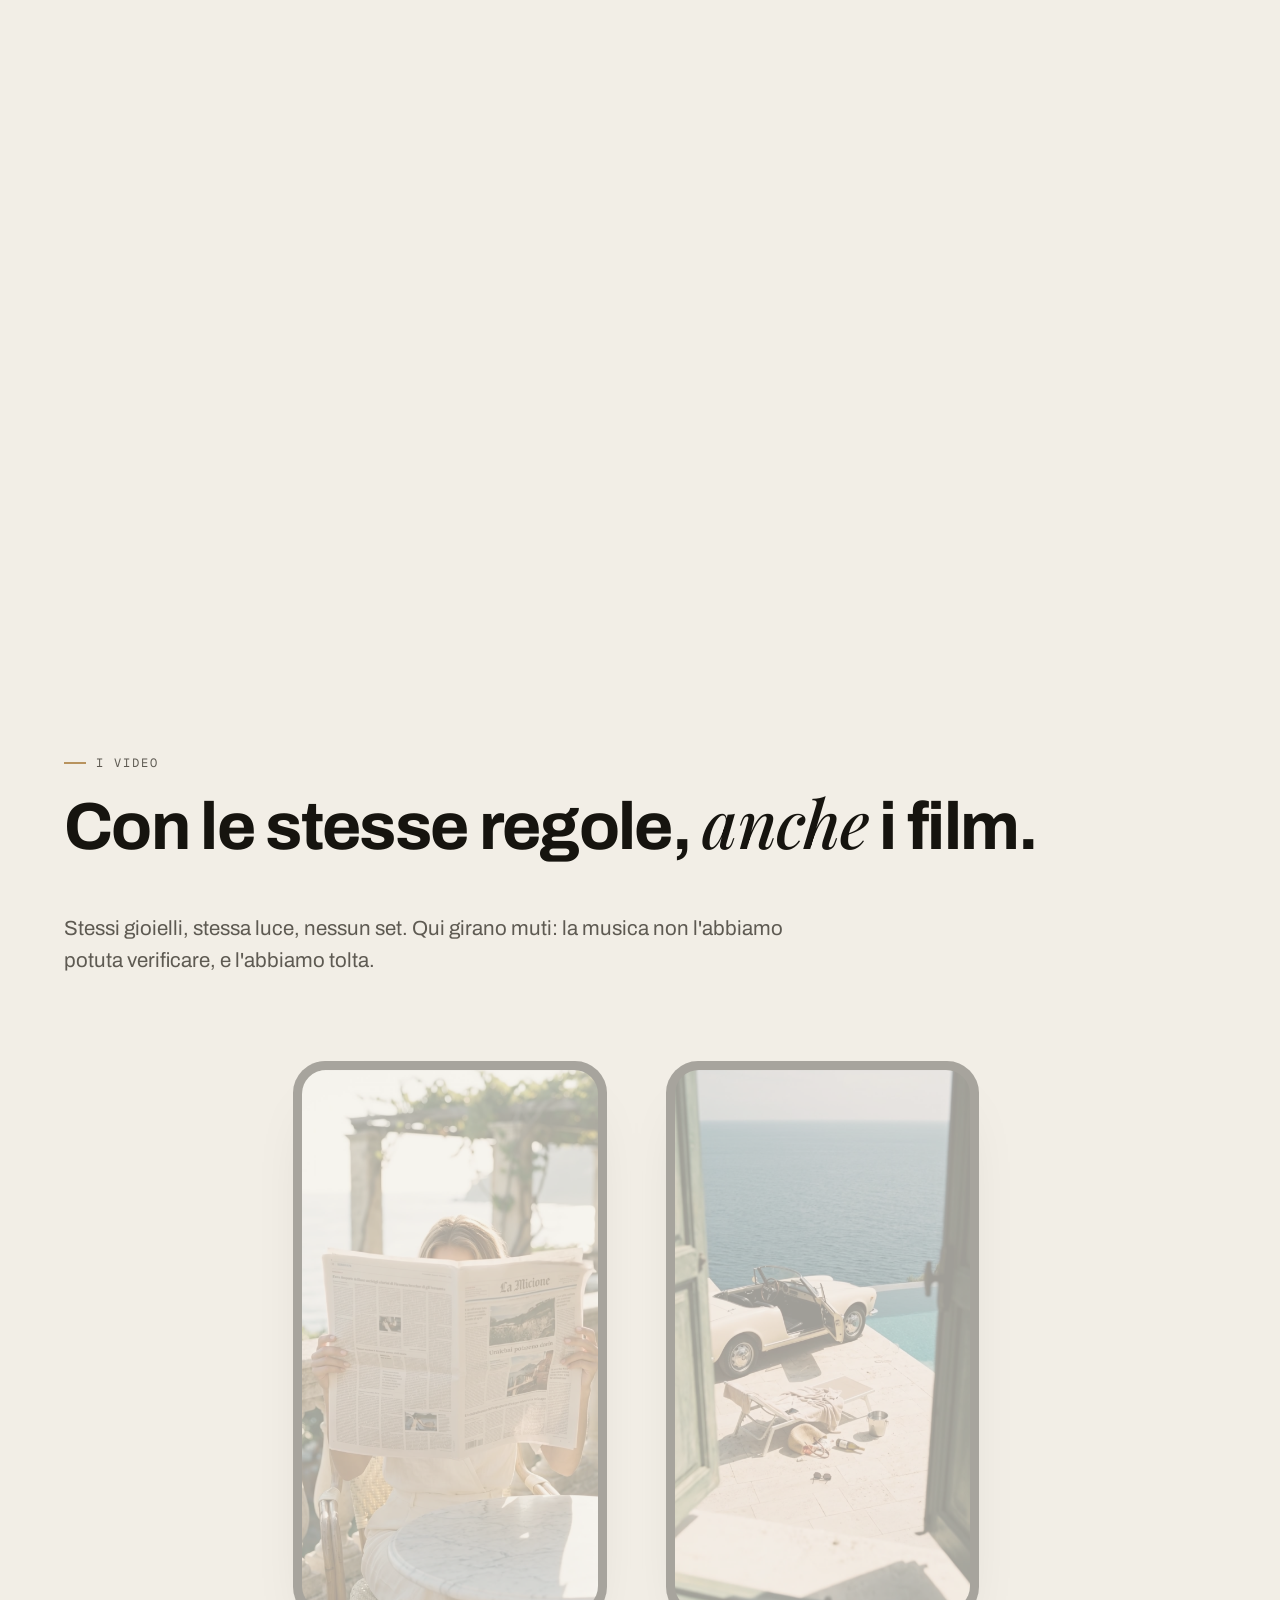
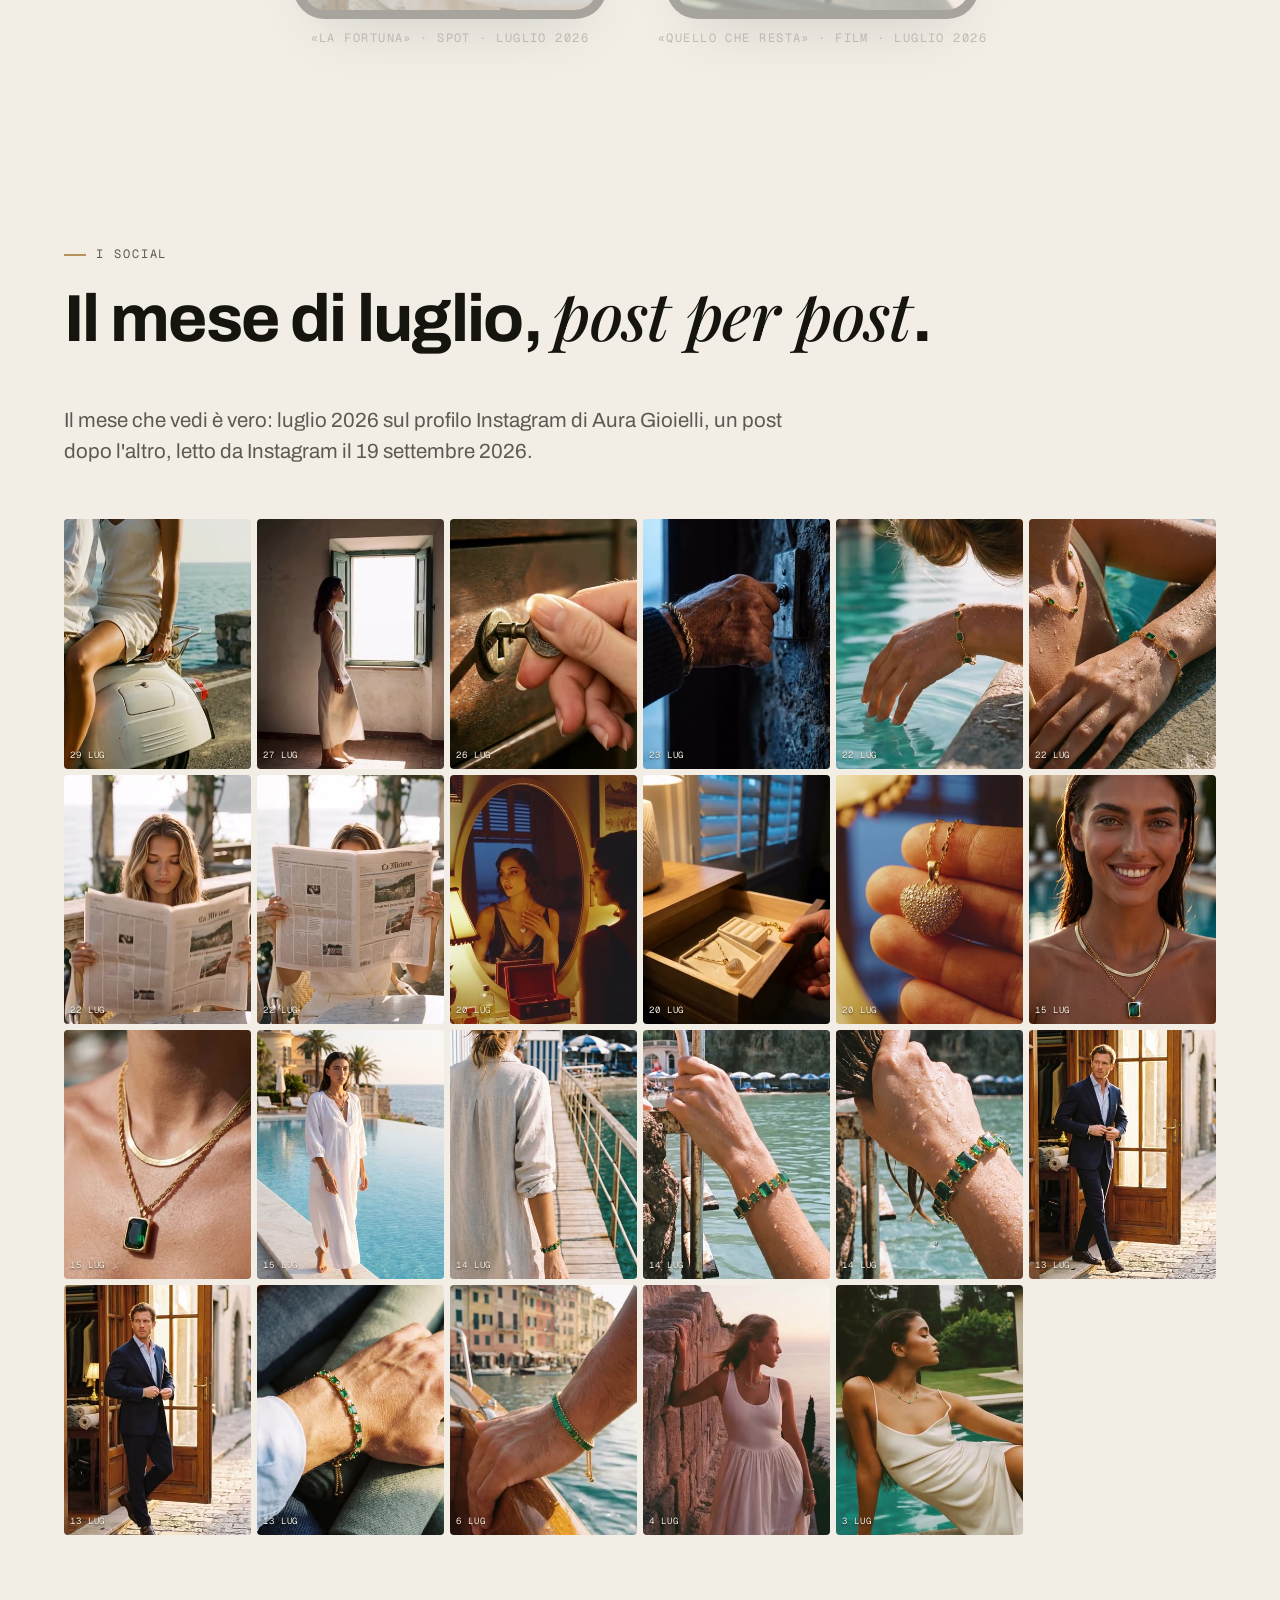
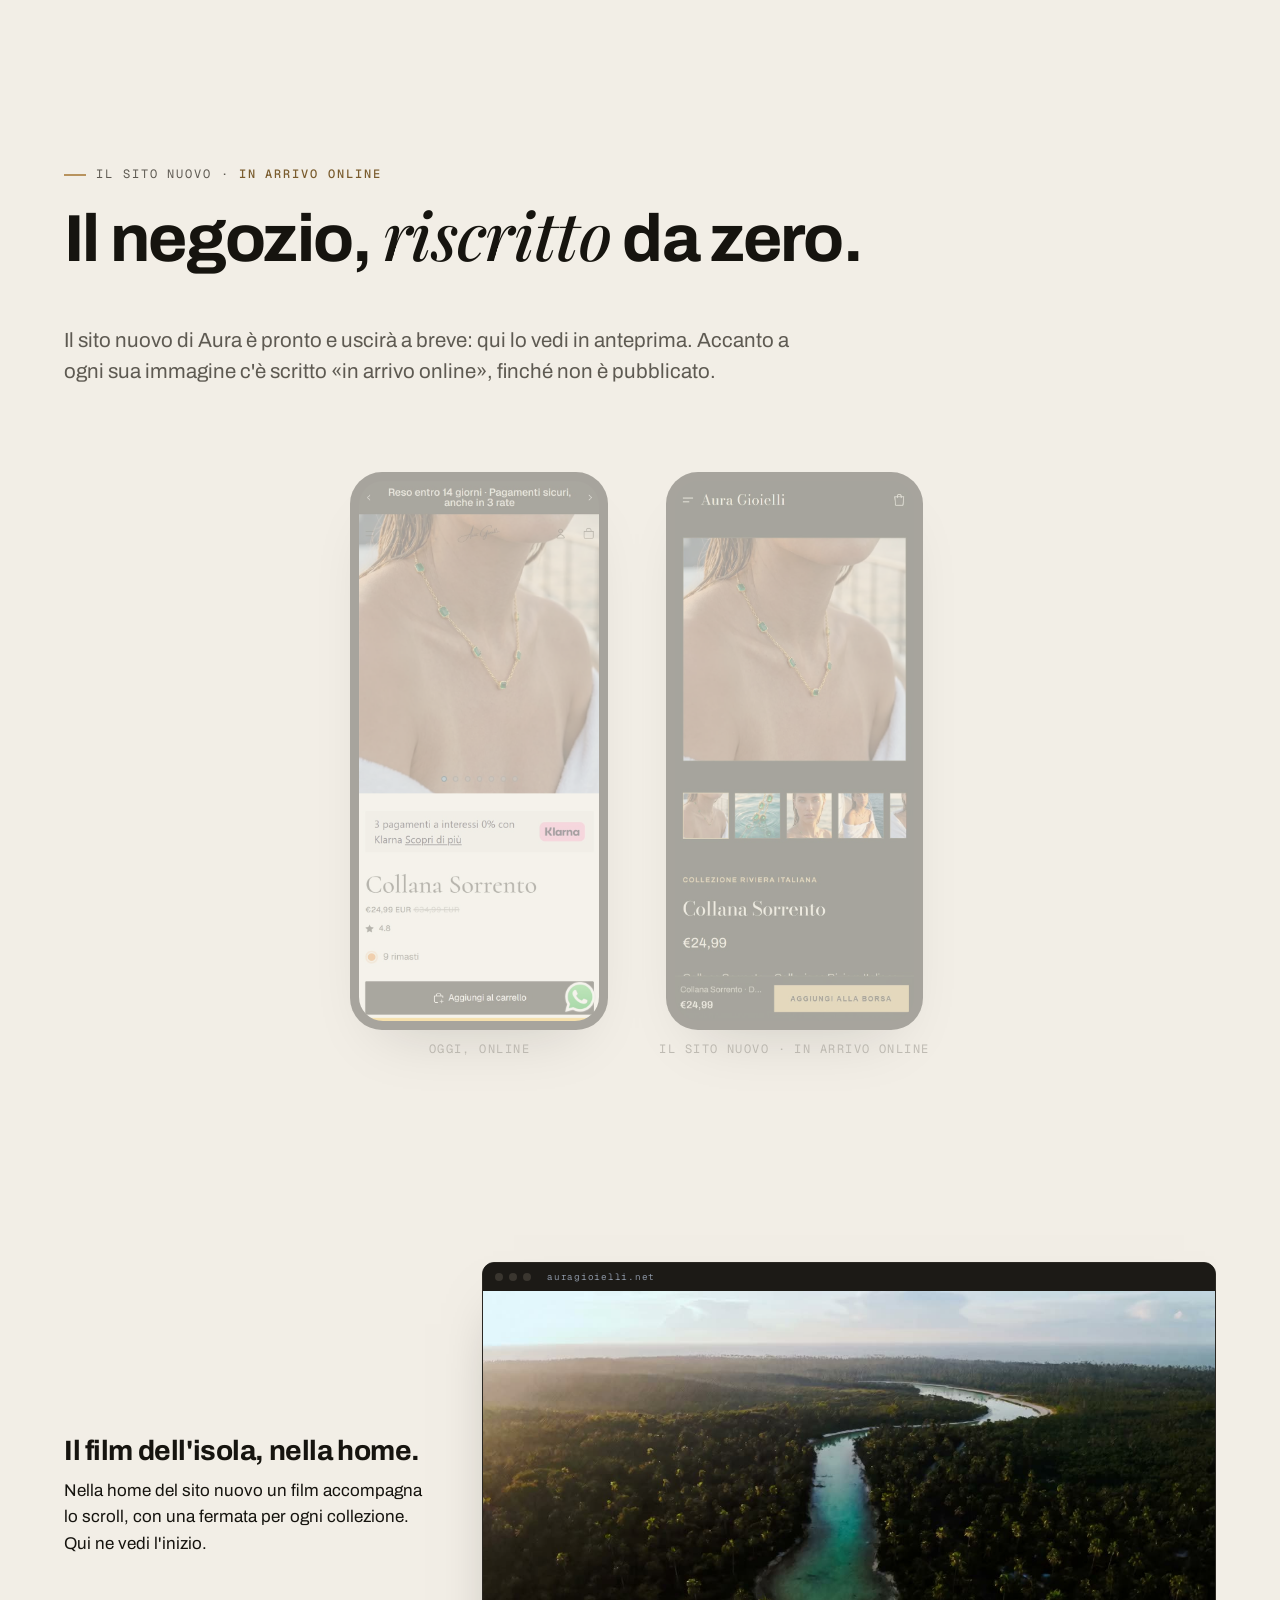
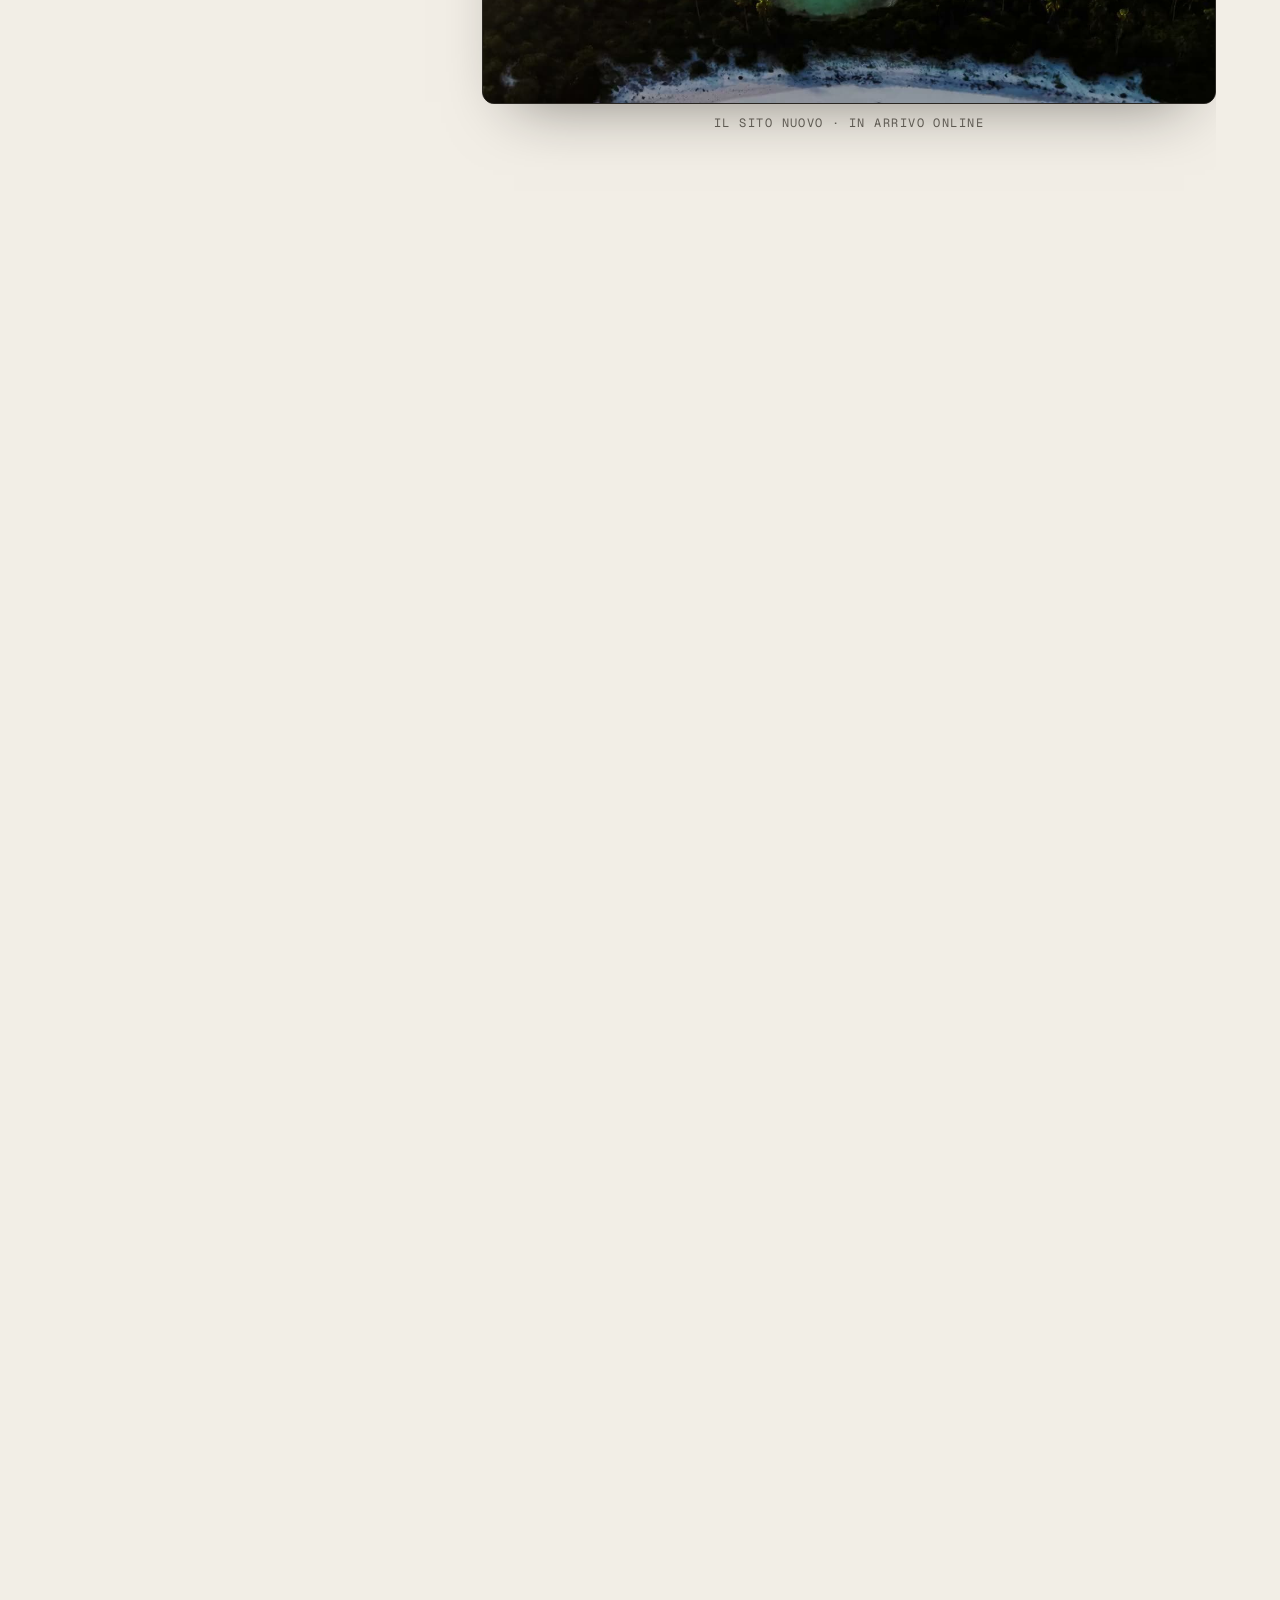
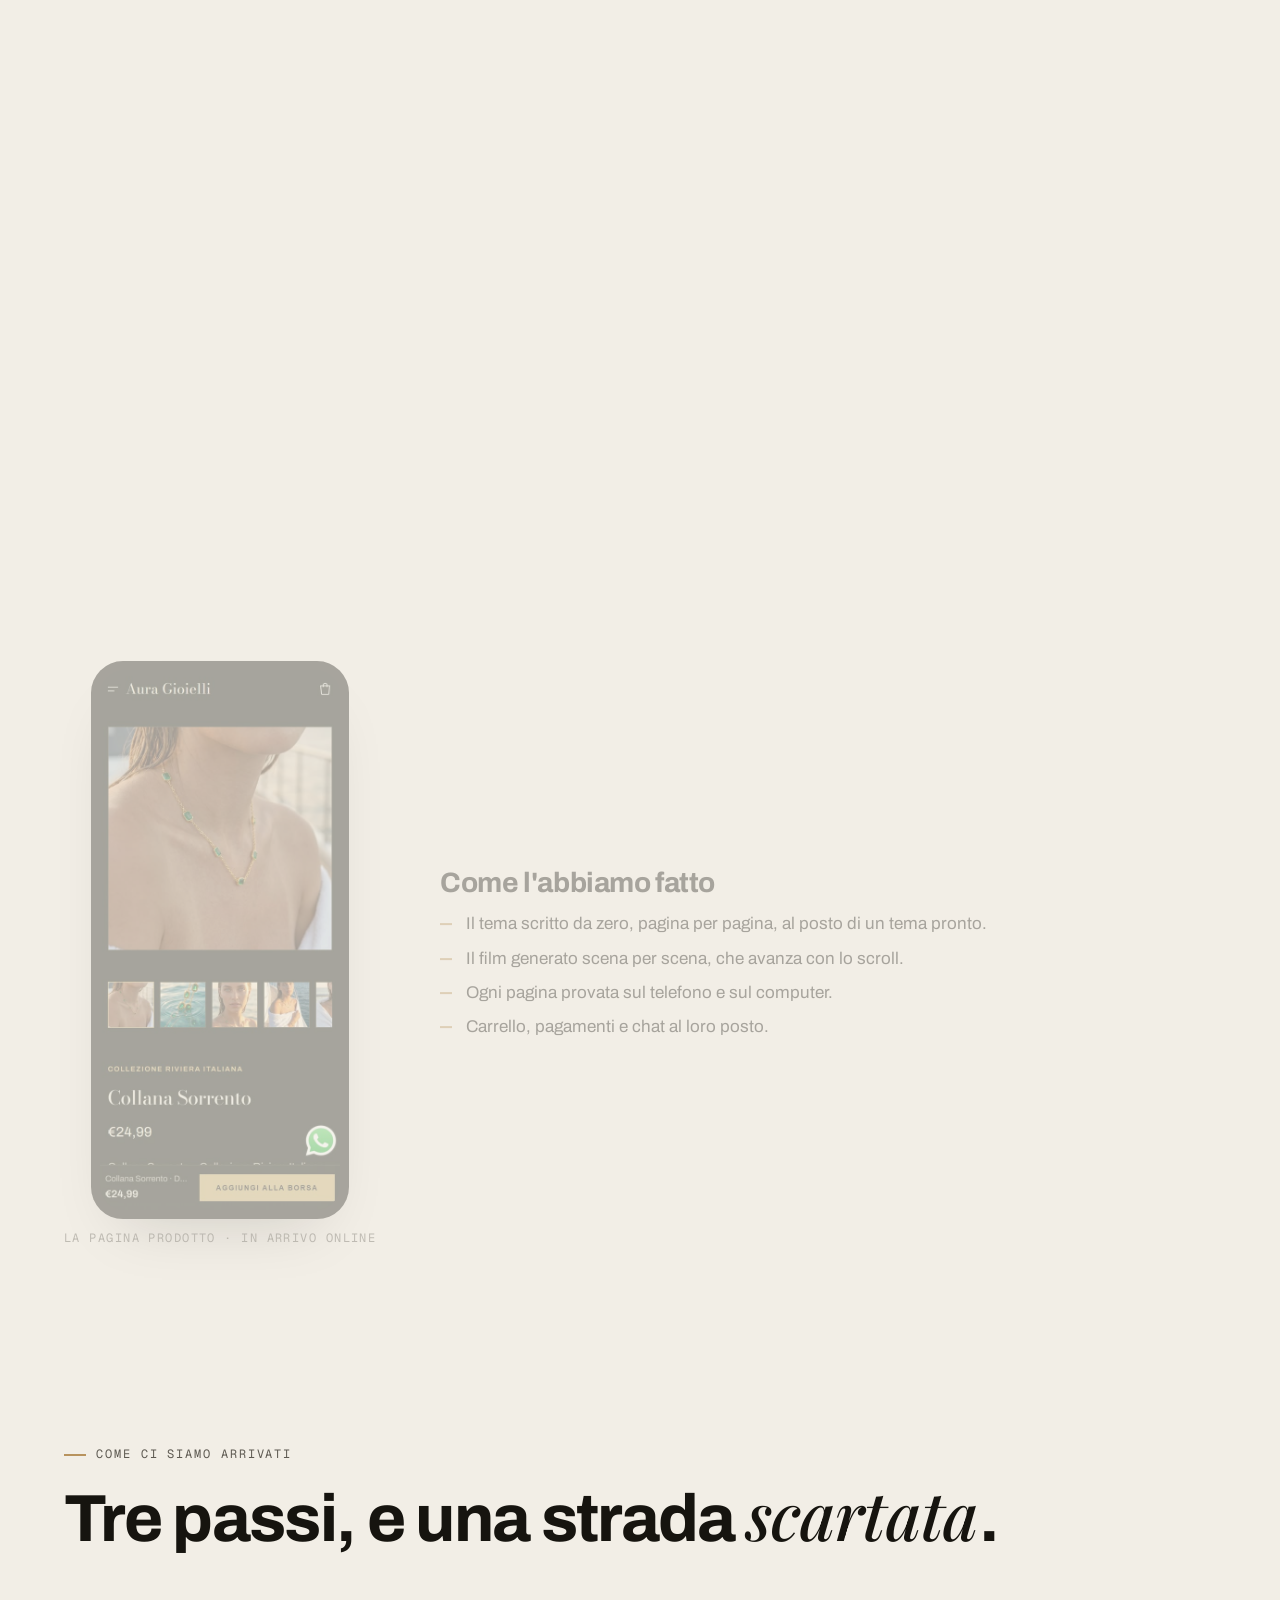
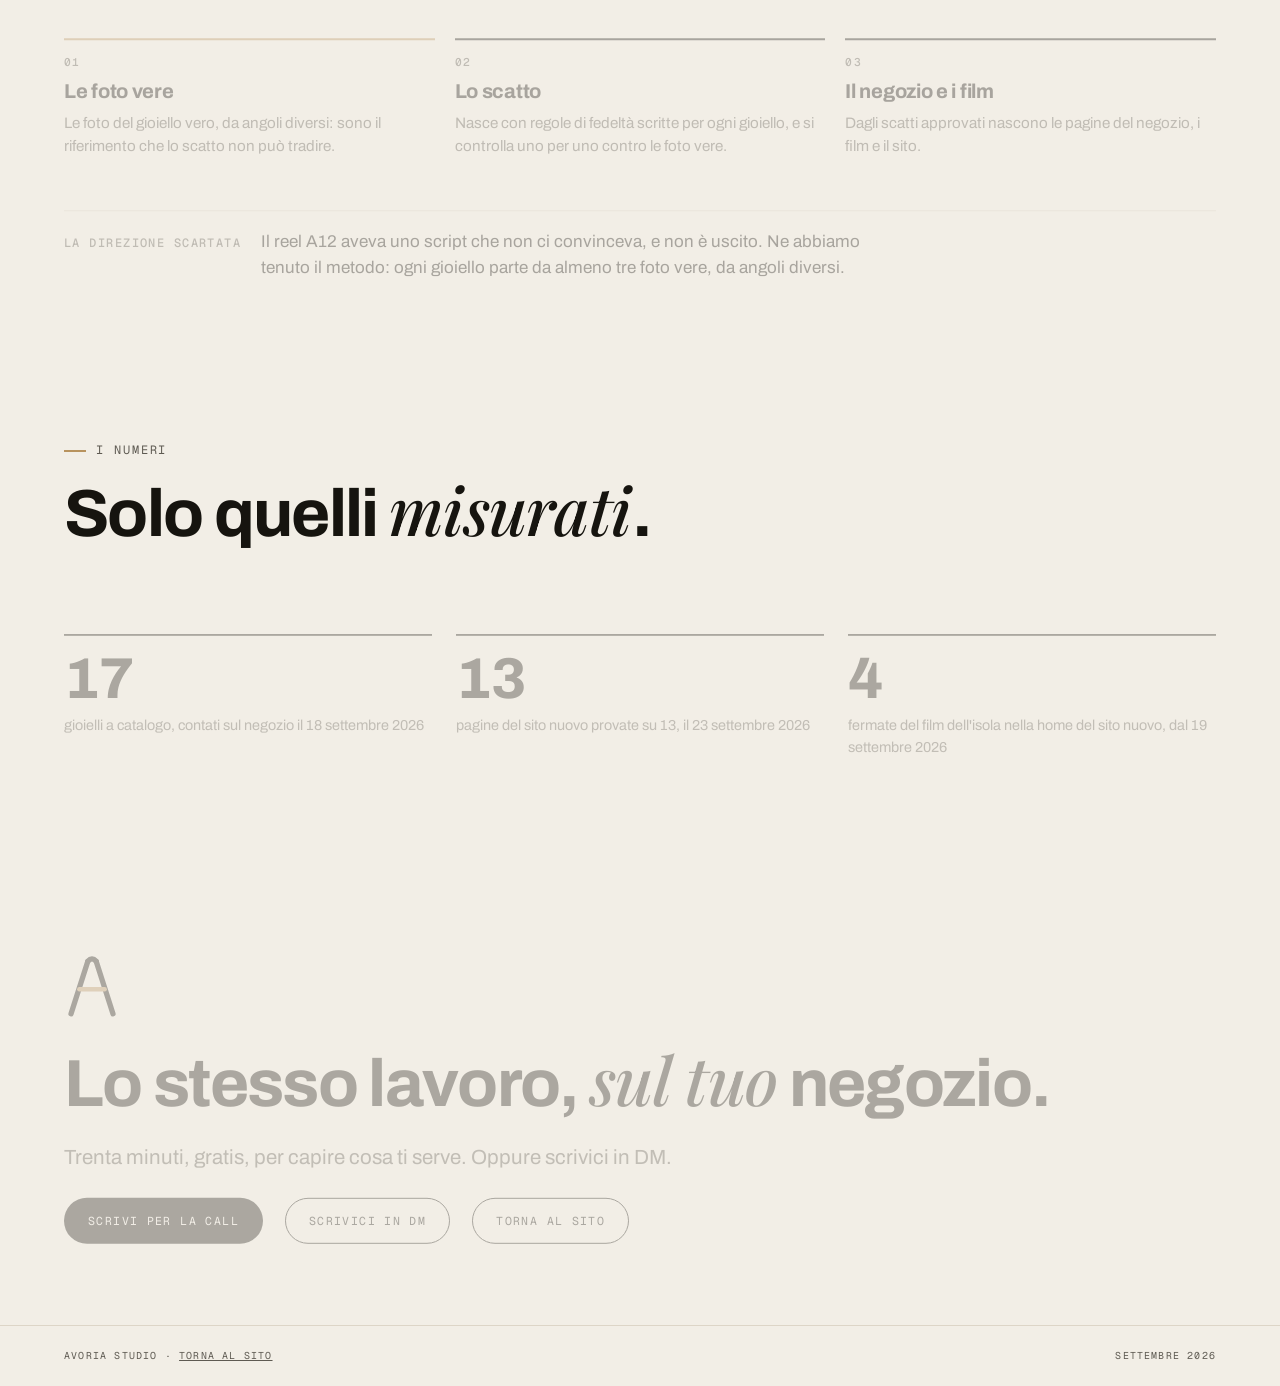
<file: prove/aura/index.html>
<!doctype html>
<html lang="it">
<meta charset="utf-8">
<meta name="viewport" content="width=device-width, initial-scale=1">
<!-- FILE: src/aura.html — il caso Aura (blocco 5B): il nostro e-commerce come film da scroll, col sito nuovo «in arrivo online» -->
<meta name="robots" content="noindex,nofollow">
<title>Aura Gioielli · il caso di Avoria Studio</title>
<meta name="description" content="Aura Gioielli è il nostro e-commerce: le foto, i video, i social e il sito nuovo, fatti in studio con l'AI. Come ci siamo arrivati e i numeri misurati.">
<link rel="icon" href="data:image/svg+xml,%3Csvg xmlns='http://www.w3.org/2000/svg' viewBox='40 30 160 200'%3E%3Crect x='40' y='30' width='160' height='200' fill='%231C1813'/%3E%3Cg fill='none' stroke='%23F4ECDE' stroke-width='15' stroke-linecap='round' stroke-linejoin='round'%3E%3Cpath d='M60 210 L108 60'/%3E%3Cpath d='M180 210 L132 60'/%3E%3Cpath d='M108 60 Q120 46 132 60'/%3E%3C/g%3E%3Cline x1='84' y1='140' x2='156' y2='140' stroke='%23B8935E' stroke-width='13' stroke-linecap='round'/%3E%3C/svg%3E" />
<link rel="preconnect" href="https://fonts.googleapis.com">
<link rel="preconnect" href="https://fonts.gstatic.com" crossorigin>
<link rel="stylesheet" href="https://fonts.googleapis.com/css2?family=Archivo:wdth,wght@62..125,300..900&family=Geist+Mono:wght@400;500&family=Playfair+Display:ital,wght@0,600;1,500&display=swap">
<style>/* FILE: src/tokens.css — i due stati dell'identità Avoria 2.0 */
:root{
  --avorio:#F2EEE6; --posa:#FBFAF7; --inchiostro:#16140F; --grafite:#5E5A52;
  --nero:#07080A; --avorio-luce:#F4ECDE; --acciaio:#8A94A3; --filo-notte:#1E2229;
  --oro:#B8935E; --oro-scuro:#8F6F3E;
  --f-titolo:"Archivo","Helvetica Neue",Arial,sans-serif;
  --f-firma:"Playfair Display",Georgia,"Times New Roman",serif;
  --f-dati:"Geist Mono",ui-monospace,"SFMono-Regular",Consolas,monospace;
  --passo:8px; --raggio:14px;
  --ease-giorno:cubic-bezier(.65,0,.35,1);
  --ease-notte:cubic-bezier(.8,0,.1,1);
}
.giorno{ --fondo:var(--avorio); --testo:var(--inchiostro); --secondario:var(--grafite); --filo:#DDD5C7; background:var(--fondo); color:var(--testo); }
.notte { --fondo:var(--nero);   --testo:var(--avorio-luce); --secondario:var(--acciaio); --filo:var(--filo-notte); background:var(--fondo); color:var(--testo); }
.firma{ font-family:var(--f-firma); font-style:italic; font-weight:500; letter-spacing:-.01em; }
.dati { font-family:var(--f-dati); letter-spacing:.08em; text-transform:uppercase; }
.largo{ font-family:var(--f-titolo); font-variation-settings:"wdth" 125; }
.stretto{ font-family:var(--f-titolo); font-variation-settings:"wdth" 62; }
@media (prefers-reduced-motion: reduce){ *,*::before,*::after{ animation:none!important; transition:none!important; } }
</style>
<style>/* FILE: src/voce.css — tabellone e parole che respirano */
.solari{display:grid;grid-template-columns:repeat(var(--celle),minmax(0,1fr));gap:3px;padding:6px;border-radius:6px;
  font-family:var(--f-dati);font-weight:500;background:var(--solari-telaio);
  font-size:var(--solari-corpo,clamp(12px,1.7vw,22px));max-width:calc(var(--celle) * 1.9em + 12px)}
.solari span{display:block;text-align:center;line-height:1.7;border-radius:2px;position:relative;overflow:hidden;
  background:var(--solari-cella);color:var(--solari-testo);font-size:1em}
.solari span::after{content:"";position:absolute;left:0;right:0;top:50%;height:1px;background:var(--solari-telaio)}
.solari span.gira{transform:scaleY(.82)}
.giorno .solari,.solari{--solari-telaio:#D9D1C2;--solari-cella:#FBF9F4;--solari-testo:#16140F}
.notte .solari{--solari-telaio:#15171c;--solari-cella:#0d0f13;--solari-testo:#F4ECDE}
[data-respiro]{font-family:var(--f-titolo);font-variation-settings:"wdth" 62;font-weight:820;line-height:.92;
  letter-spacing:-.01em;white-space:nowrap}
</style>
<style>/* FILE: src/regia.css — il film da scroll: binari, palchi agganciati, entrate, indice dei capitoli */

/* un binario è alto --binario schermi; il suo palco resta agganciato sotto la barra.
   Nessun antenato di un palco può avere overflow: romperebbe lo sticky. */
.film [data-binario].fermo{height:calc(var(--binario,200) * 1vh);height:calc(var(--binario,200) * 1svh)}
.film [data-binario].fermo > .palco{position:sticky;top:var(--alto-nav,0px);display:flex;flex-direction:column;overflow:hidden;
  height:calc(100vh - var(--alto-nav,0px));height:calc(100svh - var(--alto-nav,0px))}
.film [data-binario].fermo > .palco > .quadro{flex:1 0 auto}

/* entrate: senza regista --e non esiste e il blocco resta pieno */
.film [data-svela]{opacity:calc(.28 + .72 * var(--e,1));transform:translate3d(0,calc((1 - var(--e,1)) * 36px),0)}

/* indice: tacche a destra; i nomi compaiono passando sopra, e per un attimo quando cambia capitolo */
.indice{position:fixed;right:clamp(4px,1vw,16px);top:50%;transform:translateY(-50%);z-index:30;pointer-events:none;
  --tacca:#5E5A52;--nome:#16140F;--nome-fondo:rgba(251,250,247,.95);--nome-filo:#DDD5C7}
.indice[data-tono="notte"]{--tacca:#8A94A3;--nome:#F4ECDE;--nome-fondo:rgba(13,15,19,.92);--nome-filo:#262b33}
.indice ol{list-style:none;margin:0;padding:0;display:flex;flex-direction:column}
.indice button{pointer-events:none;display:flex;align-items:center;justify-content:flex-end;gap:6px;width:100%;padding:0;border:0;background:none;color:inherit;font:inherit;cursor:pointer}
.indice .tacca{pointer-events:auto;position:relative;display:block;width:36px;height:20px}
.indice .tacca::before{content:"";position:absolute;right:0;top:9px;width:12px;height:2px;border-radius:1px;background:var(--tacca);opacity:.6;
  transition:width .3s var(--ease-giorno),opacity .3s,background-color .3s}
.indice .nome{font-family:var(--f-dati);font-size:.58rem;letter-spacing:.12em;text-transform:uppercase;white-space:nowrap;color:var(--nome);
  background:var(--nome-fondo);border:1px solid var(--nome-filo);border-radius:999px;padding:3px 9px;opacity:0;transform:translateX(6px);
  transition:opacity .2s,transform .2s,color .3s,background-color .3s;pointer-events:none}
.indice button:hover .tacca::before{opacity:1;width:20px}
.indice:hover .nome,.indice:focus-within .nome{opacity:1;transform:none;pointer-events:auto}
.indice button[aria-current="step"] .tacca::before{width:30px;background:var(--oro);opacity:1}
.indice button.annuncia .nome{opacity:1;transform:none}
.indice button:focus-visible{outline:none}
.indice button:focus-visible .nome{outline:2px solid var(--oro);outline-offset:2px}

/* telefono: una barra in basso con capitolo, avanti e indietro */
.indice-corto{display:none}
@media (max-width:760px){
  .indice{display:none}
  .indice-corto{position:fixed;left:12px;right:12px;bottom:calc(10px + env(safe-area-inset-bottom,0px));z-index:30;
    display:grid;grid-template-columns:44px minmax(0,1fr) 44px;align-items:center;height:48px;padding:0 2px;border-radius:999px;overflow:hidden;
    background:rgba(251,250,247,.93);color:#16140F;border:1px solid #DDD5C7;backdrop-filter:blur(12px);-webkit-backdrop-filter:blur(12px);
    transition:background-color .3s,color .3s,border-color .3s}
  .indice-corto[data-tono="notte"]{background:rgba(13,15,19,.9);color:#F4ECDE;border-color:#262b33}
  .indice-corto button{width:44px;height:44px;border:0;border-radius:50%;background:none;color:inherit;font:inherit;font-size:1.05rem;cursor:pointer}
  .indice-corto .dove{margin:0;display:flex;align-items:baseline;justify-content:center;gap:10px;min-width:0;
    font-family:var(--f-dati);font-size:.62rem;letter-spacing:.1em;text-transform:uppercase}
  .indice-corto .dove b{font-weight:500;color:var(--oro);flex:none}
  .indice-corto .dove span{white-space:nowrap;overflow:hidden;text-overflow:ellipsis}
  .indice-corto .avanza{position:absolute;left:0;right:0;bottom:0;height:2px;background:var(--oro);transform-origin:left;transform:scaleX(var(--avanza,0))}
}
</style>
<style>/* FILE: src/pagina.css — la pagina-manuale dell'identità */
*{box-sizing:border-box}
html{scroll-behavior:smooth;background:var(--avorio)}
body{margin:0;background:var(--avorio);color:var(--inchiostro);font-family:var(--f-titolo);font-size:17px;line-height:1.55}
a{color:inherit}
svg,canvas{max-width:100%}
:focus-visible{outline:2px solid var(--oro);outline-offset:3px}
.fascia{padding-inline:clamp(16px,5vw,72px);padding-block:clamp(56px,9vw,120px)}
.dentro{max-width:1180px;margin-inline:auto;display:flex;flex-direction:column;gap:clamp(28px,4vw,56px)}
h1,h2,h3{margin:0;font-weight:720;letter-spacing:-.025em;line-height:1.02;text-wrap:balance}
h2{font-size:clamp(2.2rem,5.2vw,4.2rem)}
h3{font-size:clamp(1.3rem,2.2vw,1.75rem);letter-spacing:-.015em}
p{margin:0;max-width:62ch}
ul{margin:0;padding-left:1.1em}
.occhiello{font-family:var(--f-dati);font-size:.7rem;letter-spacing:.16em;text-transform:uppercase;color:var(--secondario);display:block;margin-bottom:16px}
.occhiello::before{content:"";display:inline-block;width:22px;height:2px;background:var(--oro);vertical-align:middle;margin-right:10px}
.lead{font-size:clamp(1.05rem,1.6vw,1.3rem);color:var(--secondario)}
.fila{display:grid;gap:clamp(20px,3vw,40px)}
.due{grid-template-columns:repeat(2,minmax(0,1fr))}
.tre{grid-template-columns:repeat(3,minmax(0,1fr))}
@media (max-width:860px){.due,.tre{grid-template-columns:minmax(0,1fr)}}

/* barra */
.barra-nav{position:sticky;top:env(safe-area-inset-top,0px);z-index:20;display:flex;align-items:center;justify-content:space-between;gap:16px;padding:12px clamp(16px,5vw,72px);background:rgba(242,238,230,.9);backdrop-filter:blur(10px);-webkit-backdrop-filter:blur(10px);border-bottom:1px solid #DDD5C7}
.marchio{display:flex;align-items:center;gap:10px;text-decoration:none}
.marchio svg{width:18px;height:23px}
.parola{font-family:var(--f-firma);font-weight:600;letter-spacing:.16em;font-size:.95rem}
.barra-nav nav{display:flex;gap:18px;flex-wrap:wrap;font-family:var(--f-dati);font-size:.66rem;letter-spacing:.1em;text-transform:uppercase}
.barra-nav nav a{color:var(--grafite);text-decoration:none}
.barra-nav nav a:hover{color:var(--inchiostro)}
@media (max-width:760px){.barra-nav nav{display:none}}

/* apertura */
.hero{height:clamp(580px,84vh,840px)}
.hero .strato{display:grid;grid-template-columns:minmax(0,1.05fr) minmax(0,1fr);align-items:center;gap:clamp(16px,4vw,48px);padding:clamp(24px,5vw,72px)}
.hero .colonna{display:flex;flex-direction:column;gap:24px;position:relative;z-index:1}
.hero h1{font-size:clamp(2.6rem,6vw,5.2rem)}
.hero .solari{max-width:540px}
.hero .palco3d{position:relative;height:100%;min-height:300px}
.hero .palco3d > svg{position:absolute;inset:0;margin:auto;width:30%;height:auto}
.titolo-notte{font-size:clamp(3rem,8vw,7rem);word-spacing:.18em}
.titolo-notte.oro{color:var(--oro)}
.hud{font-family:var(--f-dati);font-size:.7rem;letter-spacing:.06em;color:var(--acciaio);display:grid;gap:5px;max-width:36ch}
.hud div{display:flex;justify-content:space-between;gap:10px;border-bottom:1px solid var(--filo-notte);padding-bottom:4px}
.hud b{color:var(--avorio-luce);font-weight:500}
.hud .fatto{color:var(--oro)}
.didascalia{display:flex;justify-content:space-between;gap:10px 24px;flex-wrap:wrap;padding:14px clamp(16px,5vw,72px);font-family:var(--f-dati);font-size:.64rem;letter-spacing:.12em;text-transform:uppercase;color:var(--grafite);border-bottom:1px solid #DDD5C7}
@media (max-width:860px){
  .hero{height:880px}
  .hero .strato{grid-template-columns:minmax(0,1fr);align-content:center}
  .hero .palco3d{height:300px;min-height:0}
  .hero .strato-notte{align-content:start;padding-top:clamp(72px,14vh,120px)}
}

/* racconto */
.claim{font-size:clamp(2.8rem,7.4vw,6.4rem);font-weight:760;letter-spacing:-.035em;line-height:.98}
.linea{border-top:2px solid var(--inchiostro);padding-top:18px;display:flex;flex-direction:column;gap:12px}
.linea.di-notte{border-color:var(--oro)}
.linea h3 small{display:block;font-family:var(--f-dati);font-size:.62rem;letter-spacing:.14em;text-transform:uppercase;color:var(--grafite);font-weight:500;margin-bottom:8px}
.linea ul{display:grid;gap:6px}
.principio{display:grid;grid-template-columns:auto 1fr;gap:14px 20px;align-items:baseline;border-top:1px solid #DDD5C7;padding-top:18px}
.principio b{font-family:var(--f-dati);font-size:.66rem;letter-spacing:.12em;text-transform:uppercase;font-weight:500;color:var(--grafite)}

/* due stati */
.due-stati{display:grid;grid-template-columns:repeat(2,minmax(0,1fr))}
.due-stati > div{padding:clamp(40px,6vw,88px) clamp(16px,5vw,72px);display:flex;flex-direction:column;gap:24px}
@media (max-width:860px){.due-stati{grid-template-columns:minmax(0,1fr)}}
.campioni{display:grid;grid-template-columns:repeat(auto-fill,minmax(130px,1fr));gap:12px}
.campione{display:flex;flex-direction:column;gap:8px;font-family:var(--f-dati);font-size:.66rem;letter-spacing:.06em}
.campione i{display:block;height:84px;border-radius:10px;border:1px solid rgba(128,120,108,.35)}
.campione b{font-family:var(--f-titolo);font-size:.9rem;letter-spacing:0;font-weight:600}
.campione span{color:var(--secondario)}

/* caratteri */
.provino{display:flex;flex-direction:column;gap:14px;border-top:1px solid #DDD5C7;padding-top:22px}
.provino .campo-prova{font-size:clamp(3rem,10vw,8.6rem);font-weight:700;line-height:.95;letter-spacing:-.03em;overflow-wrap:anywhere}
.controllo{display:flex;align-items:center;gap:14px;font-family:var(--f-dati);font-size:.7rem;letter-spacing:.08em;text-transform:uppercase;color:var(--grafite)}
.controllo input{flex:1;max-width:360px;accent-color:#B8935E}
.scala-caratteri{display:grid;gap:10px}
.scala-caratteri div{display:grid;grid-template-columns:9em 1fr;gap:16px;align-items:baseline;border-bottom:1px solid #E6DFD2;padding-bottom:10px}
.scala-caratteri small{font-family:var(--f-dati);font-size:.64rem;letter-spacing:.08em;color:var(--grafite);text-transform:uppercase}
.firma-grande{font-size:clamp(2.4rem,5vw,4rem);line-height:1}
.wordmark-grande{font-family:var(--f-firma);font-weight:600;letter-spacing:.2em;font-size:clamp(2rem,5vw,3.6rem)}

/* arco */
.arco-palchi{display:grid;grid-template-columns:repeat(2,minmax(0,1fr))}
.palco-arco{position:relative;height:clamp(340px,44vw,520px);display:grid;place-items:center}
.palco-arco > svg{width:24%;max-width:150px;height:auto}
.palco-arco .etichetta-palco{position:absolute;left:18px;bottom:16px;font-family:var(--f-dati);font-size:.64rem;letter-spacing:.12em;text-transform:uppercase;color:var(--secondario)}
@media (max-width:760px){.arco-palchi{grid-template-columns:minmax(0,1fr)}}
.schema{background:var(--posa);border:1px solid #DDD5C7;border-radius:var(--raggio);padding:16px;overflow-x:auto}
.schema svg{display:block;width:100%;min-width:520px;height:auto}
.regola-numero{display:flex;flex-direction:column;gap:8px;border-top:2px solid var(--oro);padding-top:14px}

/* movimento */
.confronto{display:grid;grid-template-columns:repeat(2,minmax(0,1fr));gap:2px;background:var(--filo-notte);border-radius:var(--raggio);overflow:hidden}
.confronto > div{background:var(--nero);padding:26px;display:flex;flex-direction:column;gap:12px}
.confronto > div.chiaro{background:var(--avorio);color:var(--inchiostro)}
@media (max-width:760px){.confronto{grid-template-columns:minmax(0,1fr)}}
.linea-tempo{overflow-x:auto}
.linea-tempo svg{display:block;width:100%;min-width:620px;height:auto}

/* servizi */
.ingresso{display:grid;grid-template-columns:minmax(0,1.2fr) minmax(0,1fr);gap:24px 48px;align-items:end;border:1px solid var(--oro);border-radius:var(--raggio);padding:clamp(22px,4vw,40px);background:var(--posa)}
@media (max-width:860px){.ingresso{grid-template-columns:minmax(0,1fr)}}
.servizio{display:grid;grid-template-columns:minmax(0,1fr) minmax(0,1.15fr);gap:clamp(24px,4vw,64px);align-items:center}
.servizio.rovescio .testo{order:2}
@media (max-width:960px){.servizio{grid-template-columns:minmax(0,1fr)}.servizio.rovescio .testo{order:0}}
.servizio .testo{display:flex;flex-direction:column;gap:18px}
.servizio .scena{height:clamp(360px,38vw,480px)}
.notte .servizio .scena{border:1px solid var(--filo-notte)}
.servizio .contenitore-scena .scena{height:auto;min-height:360px}
.giorno .servizio .scena{border:1px solid #DDD5C7}
.stato-linea{font-family:var(--f-dati);font-size:.64rem;letter-spacing:.14em;text-transform:uppercase;color:var(--secondario)}
.stato-linea b{color:var(--oro);font-weight:500}
.prima-dopo{display:grid;grid-template-columns:repeat(2,minmax(0,1fr));gap:12px}
.prima-dopo div{display:flex;flex-direction:column;gap:6px;border-top:1px solid var(--filo, #DDD5C7);padding-top:10px;font-size:.95rem}
.prima-dopo small{font-family:var(--f-dati);font-size:.6rem;letter-spacing:.14em;text-transform:uppercase;color:var(--secondario)}
.prima-dopo .dopo small{color:var(--oro)}
@media (max-width:520px){.prima-dopo{grid-template-columns:minmax(0,1fr)}}
.ricevete{display:grid;gap:6px;font-size:.95rem}
.come{font-family:var(--f-dati);font-size:.66rem;letter-spacing:.1em;text-transform:uppercase;border:1px solid currentColor;border-radius:999px;padding:6px 12px;align-self:flex-start}
.separatore{height:1px;background:var(--filo, #DDD5C7)}

/* regole */
.regole{display:grid;grid-template-columns:repeat(2,minmax(0,1fr));gap:24px}
@media (max-width:760px){.regole{grid-template-columns:minmax(0,1fr)}}
.regole ul{list-style:none;padding:0;display:grid;gap:10px}
.regole li{display:grid;grid-template-columns:22px 1fr;gap:10px;align-items:baseline;border-bottom:1px solid #E6DFD2;padding-bottom:10px}
.regole .si li::before{content:"";width:14px;height:2px;background:var(--oro);display:block;transform:translateY(-4px)}
.regole .no li::before{content:"×";font-family:var(--f-dati);color:var(--grafite)}

/* cosa cambia */
.tabella{overflow-x:auto;border:1px solid var(--filo-notte);border-radius:var(--raggio)}
.tabella table{width:100%;min-width:640px;border-collapse:collapse;font-size:.95rem}
.tabella th,.tabella td{text-align:left;padding:14px 18px;border-bottom:1px solid var(--filo-notte);vertical-align:top}
.tabella tr:last-child td{border-bottom:none}
.tabella th{font-family:var(--f-dati);font-size:.64rem;letter-spacing:.12em;text-transform:uppercase;color:var(--acciaio);font-weight:500}
.tabella td:first-child{color:var(--acciaio);font-family:var(--f-dati);font-size:.7rem;letter-spacing:.08em;text-transform:uppercase}
.tabella td:last-child{color:var(--avorio-luce)}
.tabella td:nth-child(2){color:#8f8a80}

/* chiusura */
.chiusura{display:flex;flex-direction:column;align-items:flex-start;gap:24px}
.chiusura svg{width:56px;height:70px}
.piede{padding:22px clamp(16px,5vw,72px);font-family:var(--f-dati);font-size:.62rem;letter-spacing:.12em;text-transform:uppercase;color:var(--grafite);display:flex;justify-content:space-between;gap:12px;flex-wrap:wrap;border-top:1px solid #DDD5C7}

/* film da scroll: la pagina a regista acceso (html.film) */
.barra-nav::after{content:"";position:absolute;left:0;right:0;bottom:-1px;height:2px;background:var(--oro);transform-origin:left;transform:scaleX(var(--avanza,0));pointer-events:none}
@media (max-width:760px){.barra-nav::after{display:none}}

.hero-regia{display:none}
.film .hero-regia{display:flex;position:absolute;left:0;right:0;bottom:0;z-index:2;align-items:center;justify-content:space-between;gap:16px;
  padding:0 clamp(24px,5vw,72px) 20px;font-family:var(--f-dati);font-size:.62rem;letter-spacing:.14em;text-transform:uppercase;color:#5E5A52;pointer-events:none}
.hero[data-fase="notte"] .hero-regia{color:#8A94A3}
.hero[data-fase="soglia"] .hero-regia{color:var(--oro)}
.hero-regia .scorri{display:flex;align-items:center;gap:10px;opacity:clamp(0,calc(1 - var(--p,0) * 30),1)}
.hero-regia .scorri::after{content:"";width:1px;height:22px;background:currentColor;transform-origin:top;animation:scorri 1.8s var(--ease-giorno) infinite}
@keyframes scorri{0%{transform:scaleY(0)}50%{transform:scaleY(1)}100%{transform:scaleY(1);opacity:0}}
.hero-regia .fasi{display:flex;gap:18px;margin-left:auto}
.hero-regia .fasi span{opacity:.4;transition:opacity .3s}
.hero[data-fase="giorno"] .fasi [data-per="giorno"],.hero[data-fase="soglia"] .fasi [data-per="soglia"],.hero[data-fase="notte"] .fasi [data-per="notte"]{opacity:1}
.hero-regia .corsa{position:absolute;left:clamp(24px,5vw,72px);right:clamp(24px,5vw,72px);bottom:10px;height:1px;background:color-mix(in srgb,currentColor 28%,transparent)}
.hero-regia .corsa::after{content:"";position:absolute;inset:0;background:var(--oro);transform-origin:left;transform:scaleX(var(--p,0))}

/* palchi agganciati */
.film .fermo .due-stati > div{justify-content:center}
.film .fermo .arco-palchi{grid-auto-rows:minmax(0,1fr)}
.film .fermo .palco-arco{height:auto;min-height:0}
.film .fermo .servizio .scena::after{content:"";position:absolute;left:0;right:0;bottom:0;height:2px;z-index:3;background:var(--oro);
  transform-origin:left;transform:scaleX(var(--p,0));pointer-events:none}
@media (max-width:860px){
  .film .fermo .hero .strato.giorno{gap:10px;padding-block:16px 44px}
  .film .fermo .hero .palco3d{height:30vh;height:30svh}
  .film .fermo .hero .strato-notte{padding-top:clamp(40px,9svh,96px)}
}
@media (max-width:760px){
  .film .piede{padding-bottom:calc(84px + env(safe-area-inset-bottom,0px))}
  /* la barra dell'indice occupa il fondo dello schermo: la regia dell'apertura sale sopra di lei */
  .film .hero-regia{padding-bottom:calc(78px + env(safe-area-inset-bottom,0px))}
  .film .hero-regia .corsa{bottom:calc(68px + env(safe-area-inset-bottom,0px))}
  .film .fermo .hero .strato.giorno{padding-bottom:104px}
}
@media (max-width:760px){.film .fermo .hero .palco3d{height:26vh;height:26svh}}
/* telefoni bassi: l'apertura agganciata deve stare tutta nel palco, sopra la barra dell'indice */
@media (max-width:760px) and (max-height:760px){
  .film .fermo .hero .colonna{gap:14px}
  .film .fermo .hero h1{font-size:2.25rem}
  .film .fermo .hero .lead{font-size:.95rem}
  .film .fermo .hero .palco3d{height:22vh;height:22svh}
  .film .fermo .hero .strato.giorno{padding-top:10px;padding-bottom:92px}
}
@media (max-width:760px) and (max-height:600px){
  .film .fermo .hero .palco3d{display:none}
}
</style>
<style>/* FILE: src/listino.css — il listino 2.0: prezzi, canoni, sistemi. Si appoggia a tokens, pagina e regia */

.prezzo{font-family:var(--f-titolo);font-weight:720;font-size:clamp(1.5rem,2.4vw,2rem);letter-spacing:-.02em;line-height:1;
  font-variant-numeric:tabular-nums;white-space:nowrap;margin:0}
.prezzo small{font-size:.5em;font-weight:500;letter-spacing:0;margin-left:3px;color:var(--secondario)}
.prezzo-grande{font-size:clamp(2.4rem,5vw,3.8rem)}
.punti{list-style:none;padding:0;margin:0;display:grid;gap:8px}
.punti li{display:grid;grid-template-columns:16px 1fr;gap:10px;align-items:baseline}
.punti li::before{content:"";width:12px;height:2px;background:var(--oro);transform:translateY(-4px)}
.fascia-stretta{padding-block:clamp(40px,6vw,88px)}
/* un capitolo senza margine proprio: il salto lo porta un po' sotto la barra, senza cambiare l'impaginato */
.capitolo{padding-top:28px;margin-top:-28px}

/* apertura: titolo, Arco in 3D e il percorso che si accende con lo scroll */
.apertura-listino{display:grid;grid-template-columns:minmax(0,1.15fr) minmax(0,.85fr);align-content:center;
  gap:clamp(18px,3vw,36px) clamp(24px,4vw,56px);padding:clamp(24px,4vw,56px) clamp(16px,5vw,72px) clamp(24px,3vw,40px)}
.apertura-listino .colonna{display:flex;flex-direction:column;gap:18px;align-self:center}
.apertura-listino h1{font-size:clamp(2.4rem,5.4vw,4.7rem)}
.apertura-listino .solari{max-width:440px}
.arco-mini{position:relative;min-height:240px}
.arco-mini > svg{position:absolute;inset:0;margin:auto;width:28%;height:auto}
.arco-mini.ha-3d > svg{display:none}

.percorso{grid-column:1 / -1;list-style:none;margin:0;padding:18px 0 0;position:relative;
  display:grid;grid-template-columns:repeat(5,minmax(0,1fr));gap:12px}
.percorso::before,.percorso::after{content:"";position:absolute;left:0;right:0;top:0;height:2px}
.percorso::before{background:#DDD5C7}
.percorso::after{background:var(--oro);transform-origin:left;transform:scaleX(var(--p,1))}
/* le tappe sono accese da subito: fino al 25/09 si accendevano quando il film le raggiungeva, e al computer chi apriva il listino
   vedeva quattro prezzi su cinque al 32 % finché non scorreva (revisione del sito, punto 2). La linea d'oro avanza con lo scroll */
.tappa a{display:flex;flex-direction:column;gap:6px;height:100%;padding:16px 18px;border-radius:var(--raggio);text-decoration:none;
  background:var(--posa);border:1px solid #DDD5C7;color:var(--inchiostro)}
.tappa small{font-family:var(--f-dati);font-size:.6rem;letter-spacing:.14em;text-transform:uppercase;color:var(--grafite)}
.tappa b{font-size:1.05rem;font-weight:680}
.tappa .prezzo{font-size:clamp(1.15rem,1.8vw,1.5rem);margin-top:2px}
.tappa .nota{font-size:.8rem;color:var(--grafite);line-height:1.35}
.tappa.soglia a{border-color:var(--oro)}
.tappa.notte a{background:var(--nero);border-color:var(--filo-notte);color:var(--avorio-luce)}
.tappa.notte small,.tappa.notte .nota,.tappa.notte .prezzo small{color:var(--acciaio)}
.tappa.insieme a{background:linear-gradient(135deg,var(--nero) 52%,#2b2519)}
.tappa a:hover{border-color:var(--oro)}
@media (max-width:860px){
  .apertura-listino{grid-template-columns:minmax(0,1fr)}
  .arco-mini{min-height:0;height:150px;order:-1}
  .percorso{grid-template-columns:repeat(2,minmax(0,1fr))}
  .tappa.insieme{grid-column:1 / -1}
  .tappa .nota{display:none}
}

/* canoni dell'Immagine */
.canoni{display:grid;grid-template-columns:repeat(3,minmax(0,1fr));gap:16px;align-items:stretch}
@media (max-width:960px){.canoni{grid-template-columns:minmax(0,1fr)}}
.canone{display:flex;flex-direction:column;gap:18px;padding:clamp(22px,3vw,32px);border:1px solid #DDD5C7;border-radius:var(--raggio);background:var(--posa)}
.canone header{display:flex;flex-direction:column;gap:6px}
.canone .ruolo{font-size:.9rem;color:var(--grafite)}
.canone .punti{flex:1}
.canone .condizioni{font-family:var(--f-dati);font-size:.64rem;letter-spacing:.12em;text-transform:uppercase;color:var(--grafite);
  border-top:1px solid #DDD5C7;padding-top:12px}
.canone.consigliato{background:var(--inchiostro);border-color:var(--inchiostro);color:var(--avorio)}
.canone.consigliato .prezzo small,.canone.consigliato .condizioni{color:#C9C2B4}
.canone.consigliato .condizioni{border-color:#3a362e}
.segno{align-self:flex-start;font-family:var(--f-dati);font-size:.6rem;letter-spacing:.14em;text-transform:uppercase;color:var(--oro);
  border:1px solid var(--oro);border-radius:999px;padding:3px 10px}

/* progetti: righe con il prezzo a destra */
.voci{display:grid;border-top:2px solid var(--testo)}
.voce{display:grid;grid-template-columns:minmax(0,1fr) auto;gap:4px 28px;align-items:center;padding:18px 0;border-bottom:1px solid var(--filo)}
.voce h3{font-size:clamp(1.1rem,1.7vw,1.3rem);display:flex;align-items:baseline;gap:10px;flex-wrap:wrap}
.voce p{grid-column:1;font-size:.95rem;color:var(--secondario)}
.voce .prezzo{grid-column:2;grid-row:1 / span 2;text-align:right}
.nuovo{font-style:normal;font-family:var(--f-dati);font-size:.56rem;letter-spacing:.14em;text-transform:uppercase;color:var(--oro);font-weight:500}
@media (max-width:520px){
  .voce{grid-template-columns:minmax(0,1fr)}
  .voce .prezzo{grid-column:1;grid-row:auto;text-align:left;margin-top:6px}
}
.extra-riga{display:flex;flex-direction:column;gap:12px}
.extra{list-style:none;margin:0;padding:0;display:flex;flex-wrap:wrap;gap:8px}
.extra li{border:1px solid var(--filo);border-radius:999px;padding:6px 14px;font-size:.88rem}
.extra b{font-weight:640;margin-left:4px;font-variant-numeric:tabular-nums}
.modelli{font-size:.95rem;color:var(--secondario)}

/* la porta: l'Analisi AI */
.porta{display:grid;grid-template-columns:minmax(0,1.2fr) minmax(0,1fr);gap:28px clamp(28px,5vw,64px);align-items:start;
  border:1px solid var(--oro);border-radius:var(--raggio);padding:clamp(22px,4vw,44px);background:rgba(244,236,222,.02)}
@media (max-width:860px){.porta{grid-template-columns:minmax(0,1fr)}}
.porta-testo{display:flex;flex-direction:column;gap:18px}
.porta h2{font-size:clamp(2rem,4.4vw,3.4rem)}
.coppia{display:flex;flex-wrap:wrap;gap:12px 28px}
.coppia > div{display:flex;flex-direction:column;gap:6px}
.coppia small{font-family:var(--f-dati);font-size:.6rem;letter-spacing:.14em;text-transform:uppercase;color:var(--secondario)}
.coppia.verticale{flex-direction:column}
.scala{font-size:.92rem;color:var(--oro)}
.giorni{list-style:none;margin:0;padding:0;display:grid;gap:0;border-left:1px solid var(--filo-notte)}
.giorni li{display:grid;gap:4px;padding:0 0 18px 20px;position:relative}
.giorni li::before{content:"";position:absolute;left:-4px;top:5px;width:7px;height:7px;border-radius:50%;background:var(--nero);border:1px solid var(--oro)}
.giorni li:last-child::before{background:var(--oro)}
.giorni b{font-family:var(--f-dati);font-size:.64rem;letter-spacing:.14em;text-transform:uppercase;font-weight:500;color:var(--oro)}
.giorni span{font-size:.95rem}

/* i sistemi a pacchetto */
.sistemi{display:grid;grid-template-columns:repeat(3,minmax(0,1fr));gap:16px}
@media (max-width:960px){.sistemi{grid-template-columns:minmax(0,1fr)}}
.sistema{display:flex;flex-direction:column;gap:16px;padding:clamp(20px,3vw,28px);border:1px solid var(--filo-notte);border-radius:var(--raggio);background:#0b0d10}
.sistema h3{font-size:clamp(1.2rem,1.8vw,1.45rem)}
.sistema .coppia{border-top:1px solid var(--filo-notte);border-bottom:1px solid var(--filo-notte);padding:14px 0}
.sistema dl{margin:0;display:grid;gap:4px}
.sistema dt{font-family:var(--f-dati);font-size:.6rem;letter-spacing:.14em;text-transform:uppercase;color:var(--acciaio);margin-top:8px}
.sistema dd{margin:0;font-size:.93rem}

/* app e gestionali, con le particelle dietro */
.gestionali{position:relative;overflow:hidden;display:grid;grid-template-columns:minmax(0,1.4fr) minmax(0,.6fr);gap:24px 48px;align-items:center;
  border:1px solid var(--filo-notte);border-radius:var(--raggio);padding:clamp(24px,4vw,48px);min-height:320px}
.gestionali > :not(canvas){position:relative;z-index:1}
.gestionali-testo{display:flex;flex-direction:column;gap:16px;max-width:52ch}
.gestionali-testo h3{font-size:clamp(1.5rem,2.8vw,2.2rem)}
@media (max-width:860px){.gestionali{grid-template-columns:minmax(0,1fr)}}

/* reparto AI: le due metà */
.reparto h2{font-size:clamp(2.6rem,6vw,4.8rem)}
.reparto .punti{max-width:44ch}

/* come funziona */
.passi{list-style:none;margin:0;padding:0;display:grid;grid-template-columns:repeat(4,minmax(0,1fr));gap:20px}
@media (max-width:960px){.passi{grid-template-columns:repeat(2,minmax(0,1fr))}}
@media (max-width:520px){.passi{grid-template-columns:minmax(0,1fr)}}
.passi li{display:flex;flex-direction:column;gap:10px;border-top:2px solid var(--inchiostro);padding-top:14px}
.passi li:first-child{border-color:var(--oro)}
.passi b{font-family:var(--f-dati);font-size:.7rem;letter-spacing:.12em;font-weight:500;color:var(--grafite)}
.passi h3{font-size:1.25rem}
.passi p{font-size:.95rem;color:var(--grafite)}

/* cosa resta vostro */
.garanzie{list-style:none;margin:0;padding:0;display:grid;grid-template-columns:repeat(2,minmax(0,1fr));gap:0 40px}
@media (max-width:760px){.garanzie{grid-template-columns:minmax(0,1fr)}}
.garanzie li{display:flex;flex-direction:column;gap:6px;padding:16px 0;border-bottom:1px solid #DDD5C7}
.garanzie h3{font-size:1.15rem}
.garanzie p{font-size:.95rem;color:var(--grafite)}

/* mercato */
#mercato .tabella td:nth-child(4){font-size:.8rem;color:var(--acciaio)}
.fonti{font-size:.82rem;color:var(--acciaio);max-width:78ch}
/* telefono: la colonna «Avoria» è quella che conta, quindi ogni riga diventa una scheda invece di scorrere di lato */
@media (max-width:640px){
  #mercato .tabella{overflow:visible}
  #mercato .tabella table{min-width:0}
  #mercato .tabella thead{display:none}
  #mercato .tabella tr{display:grid;gap:4px;padding:14px 16px;border-bottom:1px solid var(--filo-notte)}
  #mercato .tabella tr:last-child{border-bottom:none}
  #mercato .tabella td{display:block;padding:0;border:none}
  #mercato .tabella td:first-child{white-space:normal}
  #mercato .tabella td:nth-child(2)::before{content:"Sul mercato · ";color:var(--acciaio)}
  #mercato .tabella td:nth-child(3)::before{content:"Avoria · ";color:var(--oro)}
  #mercato .tabella td:nth-child(4)::before{content:"Fonte · "}
}

/* domande */
.domande{display:grid;border-top:2px solid var(--inchiostro);max-width:820px}
.domande details{border-bottom:1px solid #DDD5C7}
.domande summary{cursor:pointer;list-style:none;display:flex;justify-content:space-between;gap:16px;padding:16px 0;font-weight:620;font-size:1.05rem}
.domande summary::-webkit-details-marker{display:none}
.domande summary::after{content:"+";font-family:var(--f-dati);color:var(--oro);flex:none;transition:transform .2s}
.domande details[open] summary::after{transform:rotate(45deg)}
.domande details p{padding:0 0 18px;color:var(--grafite)}

/* chiusura */
.azioni{display:flex;flex-wrap:wrap;align-items:center;gap:14px 22px}
.bottone-pieno{display:inline-block;background:var(--inchiostro);color:var(--avorio);text-decoration:none;border-radius:999px;padding:14px 24px;
  font-family:var(--f-dati);font-size:.72rem;letter-spacing:.12em;text-transform:uppercase}
.bottone-pieno:hover{background:#2a2720}
/* il bottone vuoto passa qui dal sito (25/09): ora serve anche al listino, per «Scrivici in DM» nella chiusura */
.bottone-vuoto{display:inline-block;border:1px solid var(--inchiostro);color:var(--inchiostro);text-decoration:none;border-radius:999px;padding:13px 23px;font-family:var(--f-dati);font-size:.72rem;letter-spacing:.12em;text-transform:uppercase}
.bottone-vuoto:hover{border-color:var(--oro)}
.azioni .dati a{color:inherit}
.azioni .dati{font-size:.66rem;color:var(--grafite)}

/* telefono: la barra dell'indice occupa il fondo */
@media (max-width:760px){
  .film .apertura-listino{padding-bottom:84px}
}

/* listino 2.1 (blocco 3B): due schede per riga, le schede di giorno, il tempo dei progetti, le combinazioni */
.sistemi.due{grid-template-columns:repeat(2,minmax(0,1fr))}
@media (max-width:960px){.sistemi.due{grid-template-columns:minmax(0,1fr)}}
.giorno .sistema{background:var(--posa);border-color:#DDD5C7}
.giorno .sistema .coppia{border-color:#DDD5C7}
.giorno .sistema dt{color:var(--grafite)}
.compreso{font-size:.9rem;color:var(--oro-scuro)}
.canone.consigliato .ruolo{color:#C9C2B4}
.voce .tempo{display:block;margin-top:6px;font-family:var(--f-dati);font-size:.6rem;letter-spacing:.14em;text-transform:uppercase;color:var(--grafite)}
.porta .porta-titolo{font-size:clamp(1.6rem,3.2vw,2.4rem)}
.nota-muove{font-size:.95rem;color:var(--grafite);max-width:70ch}
.combinazioni{display:flex;flex-direction:column;gap:12px}
.reparto .spiega{max-width:44ch;font-size:1rem}

/* le scritte piccole si leggono (revisione del sito, 25/09, punto 4): le etichette in maiuscolo arrivano a 12 px (erano fra 9,6 e
   10,6), e sul fondo chiaro l'oro diventa quello scuro, #7A5C2E: 5,3 a 1 sull'avorio, dove l'oro chiaro stava a 2,5. Sul nero l'oro
   resta com'è, a 7 a 1. Vale per il listino, la home e la pagina di Aura, che leggono tutti questo foglio */
.giorno{--oro-etichetta:#7A5C2E}
.notte{--oro-etichetta:var(--oro)}
.occhiello,.stato-linea,.didascalia,.principio b,.tappa small,.voce .tempo,.coppia small,.sistema dt,.canone .condizioni,.azioni .dati{font-size:.75rem}
.nuovo{font-size:.7rem}
.stato-linea b,.nuovo,.giorni b{color:var(--oro-etichetta,var(--oro))}
/* le tappe di notte: il nero sta nella scheda arrotondata, non nel riquadro quadrato dietro, che si vedeva agli angoli */
.percorso .tappa.notte{background:none}
</style>
<style>/* FILE: src/sito.css — solo ciò che serve alla home del sito, sopra lo stile del kit */
.bottone-piccolo{padding:9px 14px;font-size:.68rem}
.barra-nav nav a.bottone-pieno{color:var(--avorio)}
.motto{font-family:var(--f-firma);font-style:italic;font-weight:500;font-size:clamp(1.05rem,1.6vw,1.3rem);color:var(--grafite)}
.hero .azioni{margin-top:22px}

/* le prove nel film */
.prova-palco{display:grid;grid-template-columns:minmax(0,1fr) minmax(0,1fr);gap:clamp(24px,4vw,64px);align-items:center}
@media (max-width:900px){.prova-palco{grid-template-columns:minmax(0,1fr)}}
.prova-palco .testo{display:flex;flex-direction:column;gap:14px;align-items:flex-start}
.anteprima{position:relative;aspect-ratio:4/5;width:100%;max-width:520px;max-height:72svh;justify-self:center;border-radius:6px;overflow:hidden;background:#E7E0D3}
.anteprima.verticale{aspect-ratio:9/16;max-width:320px}
.anteprima>img,.anteprima .tessere{position:absolute;inset:0;width:100%;height:100%}
.anteprima img{object-fit:cover;display:block}
.anteprima .tessere{display:grid;grid-template-columns:repeat(3,minmax(0,1fr));grid-template-rows:repeat(2,minmax(0,1fr));gap:4px;padding:4px}
.anteprima .tessere img{width:100%;height:100%;border-radius:3px}
[data-entra]{opacity:1}
.didascalia-anteprima{position:absolute;left:10px;bottom:10px;background:rgba(22,20,15,.72);color:#F4ECDE;font-family:var(--f-dati);font-size:.7rem;letter-spacing:.12em;text-transform:uppercase;padding:6px 9px;border-radius:3px}
.anteprima.griglia{aspect-ratio:6/5;max-width:620px}   /* 3×2 tessere da 4:5 esatti */

/* i prezzi, di notte */
.prezzi h3 small{display:block;font-family:var(--f-dati);font-size:.62rem;letter-spacing:.14em;text-transform:uppercase;color:var(--oro);font-weight:500;margin-bottom:8px}
.prezzi>div{border-top:1px solid var(--filo);padding-top:18px;display:flex;flex-direction:column;gap:10px}
.prezzi p{font-size:1.15rem;color:var(--testo)}
.nota-prezzi{font-size:.8rem;color:var(--secondario)}
.bottone-pieno.chiaro{background:var(--avorio-luce);color:var(--nero)}
/* sul telefono il palco si aggancia solo se testo e anteprima stanno in uno schermo: l'anteprima si misura sull'altezza */
@media (max-width:900px){
  .prova-palco{gap:18px}
  .anteprima{height:40svh;height:40vh;height:40svh;width:auto;max-width:100%;max-height:none}
  .anteprima.verticale{height:46svh}
  .anteprima.griglia{height:32svh}
}

/* ——— blocco 5B (24/09): la home che si capisce ——— */
/* cosa facciamo: il percorso del listino senza prezzi, con la sua frase sempre leggibile */
.percorso.cinque .tappa .nota{display:block}
@media (max-width:860px){.percorso.cinque{grid-template-columns:minmax(0,1fr)}.percorso.cinque .tappa.insieme{grid-column:auto}}

/* i reel nel film: le quattro righe a sinistra, il telefono a destra */
.reel-palco{display:grid;grid-template-columns:minmax(0,1fr) auto;gap:clamp(24px,5vw,80px);align-items:center;padding-block:clamp(12px,2vw,28px)}
.reel-palco .testo{display:flex;flex-direction:column;gap:16px;max-width:560px}
.telefono{position:relative;margin:0;justify-self:center;height:min(74svh,700px);aspect-ratio:9/16;max-width:100%;border-radius:32px;padding:9px;background:#16140F;box-shadow:0 30px 60px -32px rgba(22,20,15,.5)}
.notte .telefono{background:#050608;box-shadow:0 0 0 1px var(--filo-notte)}
.telefono video,.telefono img{display:block;width:100%;height:100%;object-fit:cover;border-radius:24px;background:#E7E0D3}
.telefono.piccolo{height:min(62svh,560px)}
.telefono.alto{aspect-ratio:390/844}
.righe{margin:0;display:grid;gap:10px}
/* le quattro righe sono accese da subito e non aspettano il reel (Simone, 25/09: «chi non vede il video… non vede tutte le scritte») */
.righe .riga{border-top:1px solid #DDD5C7;padding-top:10px}
.notte .righe .riga{border-color:var(--filo-notte)}
.righe dt{font-family:var(--f-dati);font-size:.75rem;letter-spacing:.12em;text-transform:uppercase;color:var(--oro-etichetta,var(--oro))}
.righe dd{margin:4px 0 0;font-size:1rem;line-height:1.42}
.righe dd a{color:inherit;font-family:var(--f-dati);font-size:.72rem;letter-spacing:.1em;text-transform:uppercase;margin-left:6px}
/* i reel partono da soli quando li vedi (25/09). Sul telefono disegnato: in basso il bottone dell'audio e sotto la barra d'oro
   per tornare indietro; in alto a destra il tutto schermo. Muto, il bottone è d'oro e dice «Attiva l'audio»; col suono resta
   l'icona; alla fine dice «Rivedi» (video-reel-logica.mjs) */
.telefono[data-reel]{--bordo:9px;--raggio:24px}
.telefono[data-reel] video{cursor:pointer}
.telefono .audio{position:absolute;right:calc(var(--bordo) + 12px);bottom:calc(var(--bordo) + 32px);z-index:2;display:inline-flex;align-items:center;gap:8px;min-height:36px;
  border:0;border-radius:999px;padding:8px 14px;background:rgba(22,20,15,.72);color:#F4ECDE;font-family:var(--f-dati);font-size:.62rem;letter-spacing:.12em;
  text-transform:uppercase;white-space:nowrap;cursor:pointer;backdrop-filter:blur(6px);-webkit-backdrop-filter:blur(6px);transition:background-color .3s,color .3s}
.telefono .audio svg{width:16px;height:16px;flex:none;fill:none;stroke:currentColor;stroke-width:1.8;stroke-linecap:round;stroke-linejoin:round}
.telefono .audio[data-stato="muto"],.telefono .audio[data-stato="guarda"]{background:var(--oro);color:#16140F}
.telefono .audio[data-stato="guarda"] svg{fill:currentColor}
.telefono .audio[data-stato="suona"]{width:36px;padding:0;justify-content:center}
.telefono .schermo{position:absolute;top:calc(var(--bordo) + 12px);right:calc(var(--bordo) + 12px);z-index:2;display:grid;place-items:center;width:36px;height:36px;
  border:0;border-radius:50%;padding:0;background:rgba(22,20,15,.6);color:#F4ECDE;cursor:pointer;backdrop-filter:blur(6px);-webkit-backdrop-filter:blur(6px)}
.telefono .schermo svg{width:17px;height:17px;fill:none;stroke:currentColor;stroke-width:1.8;stroke-linecap:round;stroke-linejoin:round}
.telefono .audio:focus-visible,.telefono .schermo:focus-visible{outline:2px solid var(--oro);outline-offset:2px}
/* la barra: un filo d'oro su un filo grigio, col pallino da trascinare; tocchi dove vuoi e il reel va lì */
.telefono .scorri{--fatto:0%;position:absolute;left:calc(var(--bordo) + 14px);right:calc(var(--bordo) + 14px);bottom:calc(var(--bordo) + 4px);z-index:2;height:24px;margin:0;padding:0;
  background:none;-webkit-appearance:none;appearance:none;cursor:pointer;touch-action:none}
.telefono .scorri::-webkit-slider-runnable-track{height:3px;border-radius:3px;background:linear-gradient(var(--oro),var(--oro)) no-repeat 0 0 / var(--fatto) 100%,rgba(120,112,98,.5)}
.telefono .scorri::-moz-range-track{height:3px;border-radius:3px;background:rgba(120,112,98,.5)}
.telefono .scorri::-moz-range-progress{height:3px;border-radius:3px;background:var(--oro)}
.telefono .scorri::-webkit-slider-thumb{-webkit-appearance:none;appearance:none;width:13px;height:13px;margin-top:-5px;border:0;border-radius:50%;background:var(--oro);box-shadow:0 0 0 3px rgba(22,20,15,.28)}
.telefono .scorri::-moz-range-thumb{width:13px;height:13px;border:0;border-radius:50%;background:var(--oro);box-shadow:0 0 0 3px rgba(22,20,15,.28)}
.telefono .scorri:focus-visible{outline:2px solid var(--oro);outline-offset:3px;border-radius:6px}
@media (max-width:900px){
  .reel-palco{grid-template-columns:minmax(0,1fr);gap:12px;align-content:start;padding-bottom:64px}
  .reel-palco .telefono{order:-1;height:50svh;border-radius:22px;padding:6px}
  .reel-palco .telefono video{border-radius:17px}
  .reel-palco .telefono[data-reel]{--bordo:6px;--raggio:17px}
  .reel-palco .telefono .audio{right:calc(var(--bordo) + 8px);bottom:calc(var(--bordo) + 28px);padding:8px 12px;font-size:.56rem;gap:6px}
  .reel-palco .telefono .audio[data-stato="suona"]{padding:0}
  .reel-palco .telefono .schermo{top:calc(var(--bordo) + 8px);right:calc(var(--bordo) + 8px)}
  .reel-palco .telefono .scorri{left:calc(var(--bordo) + 10px);right:calc(var(--bordo) + 10px);bottom:calc(var(--bordo) + 2px)}
  .reel-palco h2{display:none}
  .righe .riga{padding-top:6px}
  .righe dd{font-size:.84rem;line-height:1.35}
}
/* a tutto schermo il reel si vede intero: il video si portava dietro il «cover» e gli angoli del telefono disegnato, e sullo schermo
   largo del computer ne restava un terzo, zoomato (Simone, 25/09). Due regole separate: un selettore che il browser non conosce
   annulla tutta la riga */
.telefono[data-reel] video:fullscreen{object-fit:contain;border-radius:0;background:#000;cursor:auto}
.telefono[data-reel] video:-webkit-full-screen{object-fit:contain;border-radius:0;background:#000;cursor:auto}


/* il caso Aura nella home: quattro strati nella stessa cornice */
.anteprima>figure{position:absolute;inset:0;margin:0}
.anteprima>figure img,.anteprima>figure video{width:100%;height:100%;object-fit:cover;display:block}
.passaggi{margin:0;padding-left:1.2em;display:grid;gap:4px;color:var(--grafite)}
.altri{display:flex;flex-direction:column;gap:18px}
.scheda-lavoro{display:flex;flex-direction:column;gap:12px;align-items:flex-start}
.scheda-lavoro .anteprima{justify-self:start;max-height:none}
@media (max-width:900px){.scheda-lavoro .anteprima{height:auto;width:100%}}

/* ——— la pagina di Aura (blocco 5B) ——— */
.apertura-aura .dentro{gap:22px}
.indice-aura{list-style:none;margin:0;padding:0;display:flex;flex-wrap:wrap;gap:8px 18px;font-family:var(--f-dati);font-size:.75rem;letter-spacing:.12em;text-transform:uppercase}
.indice-aura a{color:var(--grafite)}
.film-due,.prima-dopo-sito{display:flex;flex-wrap:wrap;gap:clamp(20px,4vw,56px);justify-content:center}
.film-due figure,.prima-dopo-sito figure,.pagina-prodotto figure{margin:0;display:flex;flex-direction:column;gap:10px;align-items:center}
.film-due figcaption,.prima-dopo-sito figcaption,.pagina-prodotto figcaption,.finestra figcaption{font-family:var(--f-dati);font-size:.75rem;letter-spacing:.12em;text-transform:uppercase;color:var(--grafite)}
.in-arrivo{color:var(--oro-etichetta,var(--oro));font-weight:500}
.griglia-luglio{display:grid;grid-template-columns:repeat(6,minmax(0,1fr));gap:6px}
.griglia-luglio figure{margin:0;position:relative}
.griglia-luglio img{display:block;width:100%;height:auto;aspect-ratio:3/4;object-fit:cover;border-radius:4px;background:#E7E0D3}
.griglia-luglio figcaption{position:absolute;left:6px;bottom:6px;font-family:var(--f-dati);font-size:.56rem;letter-spacing:.1em;text-transform:uppercase;color:#F4ECDE;text-shadow:0 1px 2px rgba(0,0,0,.6)}
@media (max-width:900px){.griglia-luglio{grid-template-columns:repeat(3,minmax(0,1fr))}}
.isola-palco{display:grid;grid-template-columns:minmax(0,.8fr) minmax(0,1.6fr);gap:clamp(24px,4vw,56px);align-items:center}
.isola-palco .testo{display:flex;flex-direction:column;gap:12px}
.finestra{margin:0;display:flex;flex-direction:column;gap:10px;align-items:center;width:100%;max-width:880px;justify-self:center}
.finestra .schermo{width:100%;border-radius:12px;overflow:hidden;background:#111;border:1px solid #2a2722;box-shadow:0 30px 60px -32px rgba(22,20,15,.5)}
.finestra .barra-finestra{display:flex;align-items:center;gap:6px;height:28px;padding:0 12px;background:#1c1a16;color:#8A94A3;font-family:var(--f-dati);font-size:.58rem;letter-spacing:.08em}
.finestra .barra-finestra i{width:8px;height:8px;border-radius:50%;background:#3a362f}
.finestra .barra-finestra span{margin-left:10px}
.finestra video{display:block;width:100%;aspect-ratio:16/9;object-fit:cover;background:#111}
@media (max-width:900px){
  .isola-palco{grid-template-columns:minmax(0,1fr)}
  .finestra .schermo{width:auto;height:52svh;aspect-ratio:404/720;border-radius:22px;padding:6px;background:#16140F;border:0}
  .finestra .barra-finestra{display:none}
  .finestra video{height:100%;aspect-ratio:auto;border-radius:17px}
}
.pagina-prodotto{display:grid;grid-template-columns:auto minmax(0,1fr);gap:clamp(24px,5vw,72px);align-items:center}
.pagina-prodotto .testo{display:flex;flex-direction:column;gap:14px}
@media (max-width:900px){.pagina-prodotto{grid-template-columns:minmax(0,1fr)}}
.numeri{display:grid;grid-template-columns:repeat(3,minmax(0,1fr));gap:24px}
.numero{margin:0;display:flex;flex-direction:column;gap:6px;border-top:2px solid var(--inchiostro);padding-top:14px}
.numero b{font-size:clamp(2.4rem,5vw,3.6rem);font-weight:760;line-height:1}
.numero span{font-size:.9rem;color:var(--grafite)}
@media (max-width:760px){.numeri{grid-template-columns:minmax(0,1fr)}}
.passi.tre{grid-template-columns:repeat(3,minmax(0,1fr))}
@media (max-width:960px){.passi.tre{grid-template-columns:minmax(0,1fr)}}

/* ——— 24/09, dalle schermate della sonda (blocco 5B, task 8) ——— */
.apertura-aura h1{font-size:clamp(2rem,4.6vw,4rem);max-width:24ch}   /* al computer il titolo della pagina di Aura sembrava un sottotitolo */
@media (max-width:760px){
  /* «QUANDO DORMI,» usciva dallo schermo col corpo minimo del kit (48 px), pensato per «SISTEMI»; a 10vw usciva ancora quando il titolo
     respira al più largo (wdth 125: 419 px su 342 a 390, misurato il 25/09). Il corpo si calcola sul respiro largo, colonna ÷ 11 */
  .hero .titolo-notte{font-size:calc((100vw - 48px) / 11)}
  .hero-regia .fasi{display:none}       /* le tre fasi, più lunghe di Giorno/Soglia/Notte, si accavallavano a «Scorri · il film parte» */
  .principio{grid-template-columns:minmax(0,1fr);gap:6px}   /* l'etichetta a sinistra schiacciava la frase in una colonna stretta */
}
@media (max-width:900px){
  .isola-palco{padding-bottom:64px}            /* la didascalia «in arrivo online» finiva sotto la barra dei capitoli del telefono */
  .finestra .schermo{height:48svh}
}

/* ——— 25/09, le scene dei sistemi: le interfacce che il cliente conosce già, al posto dei pannelli scuri ———
   Simone: «hanno dei pannelli molto AI slop… un'interfaccia di Instagram… una prova chiara». Un DM sul telefono disegnato dei reel,
   il foglio della bozza nei colori di Avoria (il sistema che facciamo noi), il gestionale chiaro nella finestra del computer (sul
   telefono, in un telefono). Le misure dentro gli schermi vanno in cqw: il telefono scala intero, come uno schermo vero */
.scena-dm,.scena-app{margin:0;display:flex;flex-direction:column;align-items:center;gap:12px;min-width:0}
.scena-dm figcaption,.scena-app figcaption{display:flex;flex-wrap:wrap;align-items:center;justify-content:center;gap:8px 14px;max-width:48ch;text-align:center;
  font-family:var(--f-dati);font-size:.75rem;letter-spacing:.1em;text-transform:uppercase;line-height:1.6;color:var(--acciaio)}
.rivedi{display:inline-flex;align-items:center;gap:6px;min-height:44px;padding:0 14px;border:1px solid var(--filo-notte);border-radius:999px;background:none;
  color:var(--avorio-luce);font:inherit;letter-spacing:.12em;cursor:pointer}
.rivedi[hidden]{display:none}
.rivedi svg{width:14px;height:14px;fill:none;stroke:currentColor;stroke-width:2;stroke-linecap:round;stroke-linejoin:round}
.rivedi:hover{border-color:var(--oro)}
.rivedi:focus-visible{outline:2px solid var(--oro);outline-offset:2px}
.ico{fill:none;stroke:currentColor;stroke-width:1.9;stroke-linecap:round;stroke-linejoin:round}

/* i pezzi entrano quando è il loro momento: le bolle occupano posto solo da lì (la chat sale come una vera), le righe del foglio
   tengono il loro (il foglio non cresce mentre si scrive) */
.in-scena [data-da]:not(.presente):not(.tieni):not(.scivola){display:none}
.in-scena .tieni[data-da]{transition:opacity .25s,visibility .25s}
.in-scena .tieni[data-da]:not(.presente){opacity:0;visibility:hidden}
.anima [data-da].presente:not(.tieni):not(.scivola){animation:scena-entra .34s cubic-bezier(.2,.8,.2,1) both}
@keyframes scena-entra{from{opacity:0;transform:translateY(8px) scale(.97)}to{opacity:1;transform:none}}

/* il DM: lo schermo scuro dell'app di messaggi, a grandezza di telefono vero (15 px su 375 = 4cqw) */
.telefono.dm{height:min(80svh,740px);container-type:inline-size;border-radius:40px;padding:8px}
.dm .ig{position:relative;display:flex;flex-direction:column;height:100%;overflow:hidden;border-radius:33px;background:#000;color:#F5F5F5;
  font-family:-apple-system,BlinkMacSystemFont,"Segoe UI",Roboto,Helvetica,Arial,sans-serif;font-size:4.2cqw;line-height:1.3;text-align:left}
.ig-stato{position:relative;display:flex;align-items:center;justify-content:space-between;padding:3.6cqw 7cqw 2cqw;font-size:3.9cqw;font-weight:600}
.ig-stato svg{width:15cqw;height:auto}
.ig-isola{position:absolute;left:50%;top:2.6cqw;width:27cqw;height:7.6cqw;border-radius:99px;background:#141414;transform:translateX(-50%)}
.ig-testa{display:flex;align-items:center;gap:2.8cqw;padding:2cqw 4.4cqw 3cqw;border-bottom:1px solid #262626}
.ig-testa .ico{width:6.6cqw;height:6.6cqw;flex:none}
.ig-avatar{display:grid;place-items:center;flex:none;width:9cqw;height:9cqw;border-radius:50%;background:linear-gradient(135deg,#C9A27A,#6E5B48);
  color:#fff;font-size:3cqw;font-weight:700;letter-spacing:.02em}
.ig-chi{display:flex;flex-direction:column;flex:1;min-width:0;line-height:1.2}
.ig-chi b{font-size:4cqw;font-weight:600}
.ig-chi small{font-size:3.2cqw;color:#A8A8A8}
.ig-azioni{display:flex;gap:5cqw}
.ig-chat{display:flex;flex:1;flex-direction:column;justify-content:flex-end;gap:1.1cqw;min-height:0;overflow:hidden;padding:3cqw 3.8cqw 2cqw;transition:opacity .3s}
.ig-profilo{display:flex;flex:none;flex-direction:column;align-items:center;gap:.8cqw;margin:0 0 auto;padding:5cqw 0 3cqw;text-align:center;line-height:1.2}
.ig-profilo .ig-avatar{width:21cqw;height:21cqw;margin-bottom:1.6cqw;font-size:6cqw}
.ig-profilo b{font-size:4.4cqw;font-weight:600}
.ig-profilo small{font-size:3.3cqw;color:#A8A8A8}
.ig-vedi{margin-top:2.4cqw;padding:1.8cqw 3.8cqw;border-radius:2.2cqw;background:#262626;font-size:3.3cqw;font-weight:600}
.ig-ora{align-self:center;margin:2.6cqw 0 1.4cqw;font-size:3.1cqw;font-weight:600;color:#A8A8A8}
.ig-bolla{position:relative;max-width:74%;margin:0;padding:2.5cqw 3.8cqw;border-radius:5.4cqw;font-size:4cqw;line-height:1.3}
.ig-bolla.lui{align-self:flex-start;margin-left:10.4cqw;background:#262626}
.ig-bolla.lui:not(.coda){border-bottom-left-radius:1.6cqw}
.ig-bolla.lui.coda{border-top-left-radius:1.6cqw}
.ig-ora+.ig-bolla.lui.coda{border-top-left-radius:5.4cqw}
.ig-bolla.lui .ig-avatar{position:absolute;left:-9.6cqw;bottom:0;width:7.4cqw;height:7.4cqw;font-size:2.5cqw}
.ig-bolla.io{align-self:flex-end;background:linear-gradient(160deg,#A43CF4 0%,#6A4BF3 52%,#3A7CF7 100%);color:#fff}
.ig-bolla.io:not(.ig-allegato){border-bottom-right-radius:1.6cqw}
.ig-allegato{display:flex;align-items:center;gap:3cqw;padding:2.4cqw 3.6cqw 2.4cqw 2.4cqw;border-top-right-radius:1.6cqw}
.ig-foglio{display:flex;flex:none;flex-direction:column;gap:1.3cqw;width:11.5cqw;height:15cqw;padding:2.3cqw 1.9cqw;border-radius:1.2cqw;background:#FBFAF7}
.ig-foglio i{display:block;height:.9cqw;border-radius:1px;background:#CFC8BB}
.ig-foglio i:nth-child(2){width:70%}
.ig-foglio i:last-child{width:55%;margin-top:auto;background:var(--oro)}
.ig-allegato span{display:flex;flex-direction:column;gap:.4cqw;min-width:0}
.ig-allegato b{font-size:3.8cqw;font-weight:600}
.ig-allegato small{font-size:3.1cqw;opacity:.88}
.ig-allegato .apri{text-decoration:underline;text-underline-offset:2px}
.ig-scrivi{display:flex;align-items:center;gap:3.2cqw;margin:1.6cqw 3.4cqw 5cqw;padding:1.6cqw 4cqw 1.6cqw 1.6cqw;border-radius:99px;background:#262626;font-size:3.9cqw}
.ig-scrivi>span:nth-child(2){flex:1;color:#A8A8A8}
.ig-scrivi .ico{width:6cqw;height:6cqw;flex:none}
.ig-camera{display:grid;place-items:center;flex:none;width:8.6cqw;height:8.6cqw;border-radius:50%;background:#3797F0}
.ig-camera .ico{width:4.8cqw;height:4.8cqw}
/* il foglio della bozza: il sistema nostro, sopra la chat; il cliente non lo vede */
.bozza{position:absolute;left:0;right:0;bottom:0;z-index:3;padding:2.6cqw 5.4cqw 6.4cqw;border-radius:6.4cqw 6.4cqw 0 0;background:var(--avorio-luce);
  color:var(--inchiostro);font-family:var(--f-titolo);box-shadow:0 -14px 34px rgba(0,0,0,.5)}
.in-scena .bozza:not(.presente){transform:translateY(104%);visibility:hidden}
.anima .bozza{transition:transform .5s cubic-bezier(.2,.8,.2,1),visibility .5s}
.ig:has(.bozza.presente) .ig-chat{opacity:.45}
.maniglia{display:block;width:10cqw;height:1.2cqw;margin:0 auto 3.4cqw;border-radius:9px;background:#CFC6B6}
.bozza-testa{display:flex;align-items:baseline;justify-content:space-between;gap:2cqw;margin:0 0 2.4cqw}
.bozza-testa b{font-size:4.8cqw;font-weight:700;letter-spacing:-.01em}
.bozza-testa span,.bozza dt{font-family:var(--f-dati);font-size:2.6cqw;letter-spacing:.1em;text-transform:uppercase;color:var(--grafite)}
.bozza dl{display:grid;margin:0}
.bozza dl>div{display:grid;grid-template-columns:22cqw minmax(0,1fr);gap:2cqw;align-items:center;padding:2cqw 0;border-top:1px solid #DDD5C7;font-size:3.8cqw}
.bozza dd{min-height:1.3em;margin:0}
.bozza em{margin-left:1cqw;padding:.5cqw 1.6cqw;border-radius:99px;background:rgba(184,147,94,.18);color:#7A5C2E;font-family:var(--f-dati);font-size:2.4cqw;
  font-style:normal;letter-spacing:.06em;text-transform:uppercase;white-space:nowrap}
.bozza .totale dd{font-size:4.3cqw;font-weight:700}
.bozza-bottoni{display:flex;gap:2.6cqw;margin:3.8cqw 0 0}
.bozza-bottoni span{flex:1;padding:3.2cqw 0;border-radius:99px;font-size:3.8cqw;font-weight:600;text-align:center;border:1px solid #CFC6B6}
.bozza-bottoni .approva{border-color:var(--oro);background:var(--oro);transition:transform .15s,box-shadow .25s}
.bozza-bottoni .approva.toccato{transform:scale(.95);box-shadow:0 0 0 2.2cqw rgba(184,147,94,.35)}

/* il gestionale: l'app chiara col nome del negozio, nella finestra del computer */
.app-cornice{width:100%;max-width:640px;overflow:hidden;border:1px solid #2a2722;border-radius:12px;background:#FBFAF7;
  box-shadow:0 30px 60px -30px rgba(0,0,0,.7);container-type:inline-size}
.app-barra{display:flex;align-items:center;gap:6px;height:28px;padding:0 12px;background:#1c1a16;color:#8A94A3;font-family:var(--f-dati);font-size:.58rem;letter-spacing:.08em}
.app-barra i{width:8px;height:8px;border-radius:50%;background:#3a362f}
.app-barra span{margin-left:10px}
.app{display:grid;grid-template-columns:24cqw minmax(0,1fr);min-height:62cqw;color:var(--inchiostro);font-family:var(--f-titolo);font-size:2.15cqw;line-height:1.3;text-align:left}
.app-menu{padding:2.4cqw 1.8cqw;border-right:1px solid #E4DDD0;background:#F2EEE6}
.app-marchio{display:flex;align-items:center;gap:1.4cqw;margin:0 0 2.6cqw;font-size:1.05em;line-height:1.15}
.app-logo{display:grid;place-items:center;flex:none;width:3.8cqw;height:3.8cqw;border-radius:50%;background:var(--inchiostro);color:var(--avorio-luce);
  font-family:var(--f-dati);font-size:.62em;letter-spacing:.04em}
.app-menu ul{display:grid;gap:.4cqw;margin:0;padding:0;list-style:none}
.app-menu li{padding:1cqw 1.4cqw;border-radius:1cqw;color:var(--grafite)}
.app-menu li.attivo{background:#fff;color:var(--inchiostro);font-weight:600;box-shadow:0 1px 2px rgba(22,20,15,.08)}
.app-oggi{position:relative;display:flex;flex-direction:column;gap:1.8cqw;min-width:0;padding:2.4cqw 2.6cqw}
.app-testa{display:flex;align-items:baseline;gap:1.6cqw}
.app-testa b{font-size:1.5em;letter-spacing:-.01em}
.app-testa span,.app-titoletto,.app-ordini .num,.app-ordini .stato{font-family:var(--f-dati);letter-spacing:.06em}
.app-testa span{font-size:.8em;color:var(--grafite)}
.app-avviso{position:absolute;top:1.8cqw;right:2.4cqw;z-index:2;display:flex;align-items:center;gap:1.2cqw;margin:0;padding:1.3cqw 1.8cqw;border-radius:1.4cqw;
  background:var(--inchiostro);color:var(--avorio-luce);font-size:.92em;box-shadow:0 10px 24px -10px rgba(22,20,15,.6)}
.app-avviso i{width:1.3cqw;height:1.3cqw;border-radius:50%;background:var(--oro)}
.in-scena .app-avviso:not(.presente){opacity:0;transform:translateY(-1.4cqw);visibility:hidden}
.anima .app-avviso{transition:opacity .3s,transform .3s,visibility .3s}
.app-colonne{display:grid;grid-template-columns:minmax(0,1.35fr) minmax(0,1fr);gap:2.2cqw;align-items:start}
.app-titoletto{margin:0 0 1cqw;font-size:.72em;text-transform:uppercase;color:var(--grafite)}
.app-ordini ol,.app-magazzino ul{display:grid;gap:1cqw;margin:0;padding:0;list-style:none}
.app-ordini li{display:grid;grid-template-columns:auto minmax(0,1fr) auto;grid-template-areas:"num nome stato" ". cosa cosa";gap:.2cqw 1.4cqw;align-items:baseline;padding:1.2cqw 1.4cqw;border:1px solid #ECE6DA;border-radius:1.4cqw;background:#fff}
.app-ordini li b{grid-area:nome;overflow:hidden;white-space:nowrap;text-overflow:ellipsis}
.app-ordini li small{grid-area:cosa;overflow:hidden;font-size:.82em;color:var(--grafite);white-space:nowrap;text-overflow:ellipsis}
.app-ordini .num{grid-area:num;font-size:.78em;color:var(--grafite)}
.app-ordini .stato{grid-area:stato;display:inline-flex;align-items:center;gap:.8cqw;font-size:.7em;text-transform:uppercase;color:var(--grafite);white-space:nowrap}
.app-ordini .stato::before{content:"";width:1.1cqw;height:1.1cqw;border-radius:50%;background:#B9B2A5}
.app-ordini .stato.pronto::before{background:#6F8B5E}
.app-ordini li.arrivato{border-color:var(--oro);background:#FBF3E6}
.app-ordini li.arrivato .stato{color:var(--oro-scuro)}
.app-ordini li.arrivato .stato::before{background:var(--oro)}
.app-ordini li.arrivato .stato.avviato{color:var(--grafite)}
.scorta{display:grid;grid-template-columns:minmax(0,1fr) auto;gap:.6cqw 1.4cqw;padding:.8cqw 0 1.2cqw;border-bottom:1px solid #ECE6DA}
.scorta b{font-family:var(--f-dati);font-weight:500;font-variant-numeric:tabular-nums}
.scorta i{grid-column:1 / -1;position:relative;height:.7cqw;overflow:hidden;border-radius:9px;background:#ECE6DA}
.scorta i::before{content:"";position:absolute;inset:0 auto 0 0;width:calc(var(--q) * 100%);border-radius:inherit;background:var(--acciaio);transition:background-color .3s}
.scorta small{grid-column:1 / -1;font-size:.84em;font-weight:600;color:var(--oro-scuro)}
.scorta.manca b{color:var(--oro-scuro)}
.scorta.manca i::before{background:var(--oro)}
.app-proposta{margin-top:1.6cqw;padding:1.6cqw;border:1px solid var(--oro);border-radius:1.4cqw;background:#fff}
.app-proposta p{margin:0}
.app-proposta .app-bottoni{display:flex;gap:1cqw;margin-top:1.4cqw}
.app-bottoni span{flex:1;padding:1.1cqw 0;border:1px solid #DDD5C7;border-radius:99px;font-size:.9em;font-weight:600;text-align:center}
.app-bottoni .primo{border-color:var(--inchiostro);background:var(--inchiostro);color:var(--avorio-luce);transition:transform .15s,box-shadow .25s}
.app-bottoni .primo.toccato{transform:scale(.95);box-shadow:0 0 0 1cqw rgba(184,147,94,.4)}
.app-proposta .fatto{display:none;gap:1cqw;align-items:flex-start}
.app-proposta .fatto .ico{flex:none;width:2.6cqw;height:2.6cqw;color:var(--oro-scuro);stroke-width:2.4}
.app-proposta.inviata{border-color:#DDD5C7}
.app-proposta.inviata .domanda,.app-proposta.inviata .app-bottoni{display:none}
.app-proposta.inviata .fatto{display:flex}
@media (max-width:900px){
  /* sul telefono: il DM a larghezza di telefono vero, e il gestionale nel telefono, com'è la stessa app in tasca */
  .telefono.dm{height:auto;width:min(80vw,320px);border-radius:34px;padding:7px}
  .dm .ig{border-radius:28px}
  .app-cornice{width:min(80vw,320px);aspect-ratio:390/844;padding:7px;border:0;border-radius:34px;background:#16140F}
  .app-barra{display:none}
  .app{grid-template-columns:minmax(0,1fr);grid-template-rows:auto 1fr;height:100%;min-height:0;overflow:hidden;border-radius:28px;background:#FBFAF7;font-size:3.9cqw}
  .app-menu{padding:9cqw 4.4cqw 2.6cqw;border-right:0;border-bottom:1px solid #E4DDD0}
  .app-menu ul{display:none}
  .app-marchio{margin:0}
  .app-logo{width:7cqw;height:7cqw}
  .app-oggi{gap:3cqw;padding:3.6cqw 4.4cqw}
  .app-avviso{top:2.6cqw;left:4.4cqw;right:4.4cqw;padding:2.4cqw 3cqw;border-radius:3cqw}
  .app-avviso i{width:2.4cqw;height:2.4cqw}
  .app-colonne{grid-template-columns:minmax(0,1fr);gap:3.6cqw}
  .scorta:nth-child(n+3){display:none}
  .app-ordini li{gap:2.4cqw;padding:2.2cqw 2.6cqw;border-radius:3cqw}
  .app-ordini .stato::before{width:2cqw;height:2cqw}
  .scorta i{height:1.3cqw}
  .app-proposta{margin-top:2.4cqw;padding:3cqw;border-radius:3cqw}
  .app-bottoni span{padding:2.2cqw 0}
  .app-proposta .fatto .ico{width:4.6cqw;height:4.6cqw}
}

/* ——— 25/09, la revisione del sito: i dieci punti che Simone ha approvato («procedi con la correzione di tutti e 10 i punti») ——— */
/* 1 · sul telefono il menu non c'è: nella barra in alto, accanto al logo, il bottone per scriverci in DM. Al computer resta la call */
.scrivici{display:none}
@media (max-width:760px){
  /* 44 px da toccare, ma la barra non cresce: il margine negativo lo fa stare nei 12 px di bordo (una barra più alta copriva l'occhiello) */
  .scrivici{display:inline-flex;align-items:center;gap:7px;min-height:44px;margin-block:-10px;padding:0 16px;border-radius:999px;background:var(--inchiostro);color:var(--avorio);
    font-family:var(--f-dati);font-size:.75rem;letter-spacing:.1em;text-transform:uppercase;text-decoration:none}
  .scrivici .ico{width:16px;height:16px;flex:none}
  .scrivici:focus-visible{outline:2px solid var(--oro);outline-offset:2px}
}

/* 3 · l'apertura, di notte: le notifiche sul telefono bloccato del titolare, come nel reel delle 02:14 (le convenzioni che tutti
   riconoscono, nessun glifo di sistema). Entrano quando la notte è tutta aperta; senza regia sono già lì */
.notifiche{margin:0;display:grid;gap:8px;width:100%;max-width:390px}
.notifica{display:flex;gap:11px;align-items:flex-start;padding:11px 13px;border-radius:20px;background:rgba(38,38,42,.8);color:#F4F4F6;
  backdrop-filter:blur(14px);-webkit-backdrop-filter:blur(14px);font-family:-apple-system,BlinkMacSystemFont,"Segoe UI",Roboto,Helvetica,Arial,sans-serif;
  font-size:.9rem;line-height:1.3;text-align:left}
.notifica-icona{display:grid;place-items:center;flex:none;width:36px;height:36px;border-radius:9px;background:var(--avorio);color:var(--inchiostro)}
.notifica-icona .ico{width:20px;height:20px}
.notifica-icona.ai{background:var(--oro);color:#16140F;font-family:var(--f-dati);font-size:.75rem;font-weight:500;letter-spacing:.04em}
.notifica-testo{display:flex;flex:1;flex-direction:column;gap:2px;min-width:0}
.notifica-testa{display:flex;justify-content:space-between;gap:10px}
.notifica-testa b{font-weight:650}
.notifica-testa small{font-size:.8rem;color:#A8A8AE}
.notifiche figcaption{margin-top:2px;font-family:var(--f-dati);font-size:.75rem;letter-spacing:.1em;text-transform:uppercase;color:var(--acciaio)}
.film .hero .notifica{opacity:0;transform:translateY(14px) scale(.97);transition:opacity .45s,transform .6s cubic-bezier(.2,.8,.2,1)}
.film .hero[data-fase="notte"] .notifica{opacity:1;transform:none}
.film .hero[data-fase="notte"] .notifica+.notifica{transition-delay:.8s}
@media (max-width:760px){
  .notifiche{gap:6px}
  .notifica{padding:9px 11px;border-radius:17px;font-size:.84rem}
  .notifica-icona{width:32px;height:32px;border-radius:8px}
}

/* 5 · il Reparto AI con le quattro righe, come ogni servizio, nella metà di notte */
.reparto .righe{max-width:54ch}

/* 8 · gli altri lavori, su progetto: il Mondo accanto alla sua anteprima, e il sito film in una riga, ognuno col suo prezzo */
.scheda-lavoro.mondo{display:grid;grid-template-columns:minmax(0,320px) minmax(0,1fr);gap:clamp(20px,4vw,56px);align-items:center}
.scheda-testo{display:flex;flex-direction:column;gap:12px;align-items:flex-start;max-width:52ch}
.prezzo-riga{margin:0;font-weight:600}
.prezzo-riga a,.riga-sito a{margin-left:6px;color:inherit;font-family:var(--f-dati);font-size:.72rem;font-weight:400;letter-spacing:.1em;text-transform:uppercase}
.riga-sito{display:flex;flex-wrap:wrap;gap:6px 14px;align-items:baseline;margin:0;padding-top:18px;border-top:1px solid #DDD5C7}
.riga-sito b{font-weight:680}
@media (max-width:900px){.scheda-lavoro.mondo{grid-template-columns:minmax(0,1fr)}}

/* 9 · le foto del catalogo: la pagina del negozio dove aggiungi un prodotto, con le foto vere della prova del catalogo (la foto dal
   telefono, poi quella che apre la pagina). Stessa finestra del gestionale; sul telefono, in un telefono */
.app-logo .ico{width:62%;height:62%}
.app-testa .salva{margin-left:auto;padding:.9cqw 2.6cqw;border-radius:99px;background:var(--inchiostro);color:var(--avorio-luce);font-family:var(--f-titolo);
  font-size:.9em;font-weight:600;letter-spacing:0;transition:transform .15s,box-shadow .25s}
.app-testa .salva.salvato{background:#E9E3D8;color:var(--grafite)}
.anima .app-testa .salva.salvato{animation:salva-premi .35s ease-out}
@keyframes salva-premi{40%{transform:scale(.92);box-shadow:0 0 0 1cqw rgba(184,147,94,.4)}}
.negozio .app-avviso{top:auto;bottom:2.4cqw}
.in-scena .negozio .app-avviso:not(.presente){transform:translateY(1.4cqw)}
.cat-altri{padding-top:1.8cqw;border-top:1px solid #ECE6DA}
.cat-altri ul{display:grid;grid-template-columns:repeat(3,minmax(0,1fr));gap:1.6cqw;margin:0;padding:0;list-style:none}
.cat-altri li{display:flex;flex-direction:column;gap:.6cqw;font-size:.82em;color:var(--grafite)}
.cat-altri img{display:block;width:100%;height:auto;aspect-ratio:4/5;object-fit:cover;border-radius:1cqw;background:#ECE6DA}
.cat-scheda{display:grid;grid-template-columns:minmax(0,1fr) minmax(0,1.1fr);gap:2.6cqw;align-items:start}
.cat-foto{position:relative;aspect-ratio:4/5;overflow:hidden;border:1px dashed #CFC6B6;border-radius:1.4cqw;background:#F2EEE6}
.cat-vuoto{position:absolute;inset:0;display:flex;flex-direction:column;align-items:center;justify-content:center;gap:1cqw;margin:0;color:var(--grafite);font-size:.9em}
.cat-vuoto .ico{width:4cqw;height:4cqw}
.cat-foto img{position:absolute;inset:0;display:block;width:100%;height:100%;object-fit:cover}
.anima .cat-foto img.tieni{transition:opacity .8s,visibility .8s}
.cat-etichetta{position:absolute;left:1.2cqw;bottom:1.2cqw;padding:.6cqw 1.3cqw;border-radius:99px;background:rgba(22,20,15,.74);color:#F4ECDE;
  font-family:var(--f-dati);font-size:.72em;letter-spacing:.06em;text-transform:uppercase}
.cat-campi{display:grid;gap:1.6cqw;margin:0}
.cat-campi>div{display:grid;gap:.6cqw}
.cat-campi dt{font-family:var(--f-dati);font-size:.72em;letter-spacing:.06em;text-transform:uppercase;color:var(--grafite)}
.cat-campi dd{display:flex;align-items:center;gap:1cqw;min-height:2.6em;margin:0;padding:0 1.4cqw;border:1px solid #DDD5C7;border-radius:1cqw;background:#fff}
.cat-stato .attesa::before{content:"";display:inline-block;width:1.2cqw;height:1.2cqw;margin-right:1cqw;border-radius:50%;background:var(--oro);vertical-align:middle;
  animation:cat-pulsa .8s ease-in-out infinite alternate}
@keyframes cat-pulsa{from{opacity:.25}to{opacity:1}}
.cat-campi .cat-fatto{border-color:var(--oro);background:#FBF3E6;font-weight:600}
.cat-fatto .ico{flex:none;width:2.6cqw;height:2.6cqw;color:var(--oro-scuro);stroke-width:2.4}
.scena-app figcaption a{color:var(--avorio-luce);text-underline-offset:3px}
@media (max-width:900px){
  .cat-scheda{grid-template-columns:minmax(0,1fr);gap:3cqw}
  .cat-altri{display:none}
  .scheda-lavoro.mondo .anteprima{width:min(100%,240px)}
  .cat-foto{width:62%;justify-self:center}
  .cat-vuoto .ico{width:7cqw;height:7cqw}
  .cat-campi{gap:2.4cqw}
  .cat-campi dd{padding:0 2.6cqw;border-radius:2cqw}
  .cat-etichetta{left:2cqw;bottom:2cqw;padding:1cqw 2.2cqw}
  .cat-stato .attesa::before{width:2cqw;height:2cqw}
  .cat-fatto .ico{width:4.6cqw;height:4.6cqw}
  .app-testa .salva{padding:1.6cqw 4cqw}
}
</style>

<svg width="0" height="0" style="position:absolute" aria-hidden="true">
  <symbol id="arco" viewBox="0 0 160 200">
    <g fill="none" stroke="currentColor" stroke-width="15" stroke-linecap="round" stroke-linejoin="round">
      <path d="M20 180 L68 30"/><path d="M140 180 L92 30"/><path d="M68 30 Q80 16 92 30"/>
    </g>
    <line x1="44" y1="110" x2="116" y2="110" stroke-width="13" stroke-linecap="round" style="stroke:var(--bar,#B8935E)"/>
  </symbol>
</svg>

<header class="barra-nav">
  <a class="marchio" href="../../" aria-label="Avoria Studio, torna al sito"><svg><use href="#arco"/></svg><span class="parola">AVORIA</span></a>
  <nav aria-label="Capitoli">
    <a href="#foto">Le foto</a><a href="#video">I video</a><a href="#social">I social</a><a href="#sito">Il sito nuovo</a>
    <a class="bottone-pieno bottone-piccolo" href="../../#call">Prenota una call</a>
  </nav>
</header>

<main>
  <section id="apertura" class="fascia giorno apertura-aura" data-capitoli="Aura Gioielli">
    <div class="dentro">
      <span class="occhiello">Il caso Aura · il nostro e-commerce, un progetto del fondatore</span>
      <div data-solari="AURA GIOIELLI" data-celle="13" data-componente="solari-aura"></div>
      <h1>Ogni immagine del negozio nasce in studio. <span class="firma">E adesso</span> anche il negozio.</h1>
      <p class="lead">Aura Gioielli vende gioielli in acciaio placcato oro. È il nostro e-commerce: quello che ti proponiamo, lo facciamo prima qui.</p>
      <ol class="indice-aura">
        <li><a href="#foto" data-salta>Le foto</a></li><li><a href="#video" data-salta>I video</a></li><li><a href="#social" data-salta>I social</a></li>
        <li><a href="#sito" data-salta>Il sito nuovo</a></li><li><a href="#come" data-salta>Come ci siamo arrivati</a></li><li><a href="#numeri" data-salta>I numeri</a></li>
      </ol>
    </div>
  </section>

  <section id="foto" class="fascia giorno" data-capitoli="Le foto">
    <div class="dentro">
      <div class="binario" data-binario style="--binario:320">
      <div class="palco">
      <article class="prova-palco quadro" aria-labelledby="t-foto">
        <div class="testo">
          <span class="occhiello">Le foto</span>
          <h2 id="t-foto">Dalla foto vera allo scatto sul negozio.</h2>
          <dl class="righe">
            <div class="riga accesa"><dt>Il riferimento</dt><dd>Almeno tre foto vere del gioiello, da angoli diversi: sono quello che lo scatto non può tradire.</dd></div>
            <div class="riga accesa"><dt>Le regole di fedeltà</dt><dd>Per ogni gioiello, cosa non si può cambiare: le pietre, le chiusure, l'oro.</dd></div>
            <div class="riga accesa"><dt>Il controllo</dt><dd>Ogni scatto si confronta con le foto vere, uno per uno, prima di andare sul negozio.</dd></div>
          </dl>
        </div>
        <div class="anteprima" data-anteprima data-componente="aura-foto" data-copione="0:0 0.9:6 1:6">
          <figure><img data-src="media/aura-bracciale-sorrento-prima.jpg" alt="Due bracciali Sorrento su un supporto nero, foto del gioiello vero" width="1280" height="1600"><figcaption class="didascalia-anteprima">Prima · Bracciale Sorrento</figcaption></figure>
          <figure data-entra><img data-src="media/aura-bracciale-sorrento-dopo.jpg" alt="Bracciale Sorrento al polso su una barca, lo scatto sul negozio" width="1280" height="1600"><figcaption class="didascalia-anteprima">Dopo · sul negozio</figcaption></figure>
          <figure data-entra><img data-src="media/aura-collana-sorrento-prima.jpg" alt="Collana Sorrento su un busto nero, foto del gioiello vero" width="1280" height="1600"><figcaption class="didascalia-anteprima">Prima · Collana Sorrento</figcaption></figure>
          <figure data-entra><img data-src="media/aura-collana-sorrento-dopo.jpg" alt="Collana Sorrento indossata, lo scatto sul negozio" width="1280" height="1600"><figcaption class="didascalia-anteprima">Dopo · sul negozio</figcaption></figure>
          <figure data-entra><img data-src="media/aura-collana-corda-prima.jpg" alt="Collana Corda su un busto nero, foto del gioiello vero" width="1040" height="1300"><figcaption class="didascalia-anteprima">Prima · Collana Corda</figcaption></figure>
          <figure data-entra><img data-src="media/aura-collana-corda-dopo.jpg" alt="Collana Corda indossata, lo scatto sul negozio" width="1280" height="1600"><figcaption class="didascalia-anteprima">Dopo · sul negozio</figcaption></figure>
        </div>
      </article>
      </div>
      </div>
    </div>
  </section>

  <section id="video" class="fascia giorno" data-capitoli="I video">
    <div class="dentro">
      <div>
        <span class="occhiello">I video</span>
        <h2>Con le stesse regole, <span class="firma">anche</span> i film.</h2>
      </div>
      <p class="lead">Stessi gioielli, stessa luce, nessun set. Qui girano muti: la musica non l'abbiamo potuta verificare, e l'abbiamo tolta.</p>
      <div class="film-due" data-svela>
        <figure><div class="telefono piccolo"><video data-auto muted playsinline loop preload="none" data-src="media/aura-fortuna.mp4" data-poster="media/aura-fortuna.jpg" aria-label="Lo spot «La Fortuna», senza audio"></video></div><figcaption>«La Fortuna» · spot · luglio 2026</figcaption></figure>
        <figure><div class="telefono piccolo"><video data-auto muted playsinline loop preload="none" data-src="media/aura-quello-che-resta.mp4" data-poster="media/aura-quello-che-resta.jpg" aria-label="Il film «Quello che resta», senza audio"></video></div><figcaption>«Quello che resta» · film · luglio 2026</figcaption></figure>
      </div>
    </div>
  </section>

  <section id="social" class="fascia giorno" data-capitoli="I social">
    <div class="dentro">
      <div>
        <span class="occhiello">I social</span>
        <h2>Il mese di luglio, <span class="firma">post per post</span>.</h2>
      </div>
      <p class="lead">Il mese che vedi è vero: luglio 2026 sul profilo Instagram di Aura Gioielli, un post dopo l'altro, letto da Instagram il 19 settembre 2026.</p>
      <div class="griglia-luglio" data-anteprima data-componente="aura-luglio" data-copione="0:0 1:6">
<figure data-entra><img data-src="media/ig/DbW7S2MIuXO.jpg" alt="Post di Aura Gioielli del 29 luglio 2026" width="360" height="480"><figcaption>29 lug</figcaption></figure>
<figure data-entra><img data-src="media/ig/DbRqCSWIgiu.jpg" alt="Post di Aura Gioielli del 27 luglio 2026" width="360" height="480"><figcaption>27 lug</figcaption></figure>
<figure data-entra><img data-src="media/ig/DbQwaRTNCRC.jpg" alt="Post di Aura Gioielli del 26 luglio 2026" width="360" height="480"><figcaption>26 lug</figcaption></figure>
<figure data-entra><img data-src="media/ig/DbIzp-1tEu5.jpg" alt="Post di Aura Gioielli del 23 luglio 2026" width="360" height="480"><figcaption>23 lug</figcaption></figure>
<figure data-entra><img data-src="media/ig/DbGgZ_Yoyru.jpg" alt="Post di Aura Gioielli del 22 luglio 2026" width="360" height="480"><figcaption>22 lug</figcaption></figure>
<figure data-entra><img data-src="media/ig/DbGgLeRoSXe.jpg" alt="Post di Aura Gioielli del 22 luglio 2026" width="360" height="480"><figcaption>22 lug</figcaption></figure>
<figure data-entra><img data-src="media/ig/DbEwjN-IBdS.jpg" alt="Post di Aura Gioielli del 22 luglio 2026" width="360" height="480"><figcaption>22 lug</figcaption></figure>
<figure data-entra><img data-src="media/ig/DbEwH4soh46.jpg" alt="Post di Aura Gioielli del 22 luglio 2026" width="360" height="480"><figcaption>22 lug</figcaption></figure>
<figure data-entra><img data-src="media/ig/DbBnMKwNRz_.jpg" alt="Post di Aura Gioielli del 20 luglio 2026" width="360" height="480"><figcaption>20 lug</figcaption></figure>
<figure data-entra><img data-src="media/ig/DbBm7h-NI8p.jpg" alt="Post di Aura Gioielli del 20 luglio 2026" width="360" height="480"><figcaption>20 lug</figcaption></figure>
<figure data-entra><img data-src="media/ig/DbBmzKiNs9F.jpg" alt="Post di Aura Gioielli del 20 luglio 2026" width="360" height="480"><figcaption>20 lug</figcaption></figure>
<figure data-entra><img data-src="media/ig/Daz3OegNy58.jpg" alt="Post di Aura Gioielli del 15 luglio 2026" width="360" height="480"><figcaption>15 lug</figcaption></figure>
<figure data-entra><img data-src="media/ig/Daz212RNz6i.jpg" alt="Post di Aura Gioielli del 15 luglio 2026" width="360" height="480"><figcaption>15 lug</figcaption></figure>
<figure data-entra><img data-src="media/ig/Daz2b79NWHJ.jpg" alt="Post di Aura Gioielli del 15 luglio 2026" width="360" height="480"><figcaption>15 lug</figcaption></figure>
<figure data-entra><img data-src="media/ig/Daxco8ENSyQ.jpg" alt="Post di Aura Gioielli del 14 luglio 2026" width="360" height="480"><figcaption>14 lug</figcaption></figure>
<figure data-entra><img data-src="media/ig/DaxcW3pN4KE.jpg" alt="Post di Aura Gioielli del 14 luglio 2026" width="360" height="480"><figcaption>14 lug</figcaption></figure>
<figure data-entra><img data-src="media/ig/DaxcLPrN9YH.jpg" alt="Post di Aura Gioielli del 14 luglio 2026" width="360" height="480"><figcaption>14 lug</figcaption></figure>
<figure data-entra><img data-src="media/ig/DauY_2SN9SW.jpg" alt="Post di Aura Gioielli del 13 luglio 2026" width="360" height="480"><figcaption>13 lug</figcaption></figure>
<figure data-entra><img data-src="media/ig/DauYuG-NzmQ.jpg" alt="Post di Aura Gioielli del 13 luglio 2026" width="360" height="480"><figcaption>13 lug</figcaption></figure>
<figure data-entra><img data-src="media/ig/DauYW5ttni7.jpg" alt="Post di Aura Gioielli del 13 luglio 2026" width="360" height="480"><figcaption>13 lug</figcaption></figure>
<figure data-entra><img data-src="media/ig/Dac2gVUtUK-.jpg" alt="Post di Aura Gioielli del 6 luglio 2026" width="360" height="480"><figcaption>6 lug</figcaption></figure>
<figure data-entra><img data-src="media/ig/DaX03tot7jr.jpg" alt="Post di Aura Gioielli del 4 luglio 2026" width="360" height="480"><figcaption>4 lug</figcaption></figure>
<figure data-entra><img data-src="media/ig/DaVIHWaKcbD.jpg" alt="Post di Aura Gioielli del 3 luglio 2026" width="360" height="480"><figcaption>3 lug</figcaption></figure>
      </div>
    </div>
  </section>

  <section id="sito" class="fascia giorno" data-capitoli="Il sito nuovo">
    <div class="dentro">
      <div>
        <span class="occhiello">Il sito nuovo · <b class="in-arrivo">in arrivo online</b></span>
        <h2>Il negozio, <span class="firma">riscritto</span> da zero.</h2>
      </div>
      <p class="lead">Il sito nuovo di Aura è pronto e uscirà a breve: qui lo vedi in anteprima. Accanto a ogni sua immagine c'è scritto «in arrivo online», finché non è pubblicato.</p>

      <div class="prima-dopo-sito" data-svela>
        <figure><div class="telefono piccolo alto"><img src="media/aura-sito-prima.jpg" loading="lazy" alt="La pagina della Collana Sorrento nel negozio di oggi, sul telefono" width="739" height="1600"></div><figcaption>Oggi, online</figcaption></figure>
        <figure data-sito-nuovo><div class="telefono piccolo alto"><img src="media/aura-sito-dopo.jpg" loading="lazy" alt="La pagina della Collana Sorrento nel sito nuovo, sul telefono" width="739" height="1600"></div><figcaption>Il sito nuovo · in arrivo online</figcaption></figure>
      </div>

      <div class="binario" data-binario style="--binario:300">
      <div class="palco">
      <article class="isola-palco quadro" aria-labelledby="t-isola">
        <div class="testo">
          <h3 id="t-isola">Il film dell'isola, nella home.</h3>
          <p>Nella home del sito nuovo un film accompagna lo scroll, con una fermata per ogni collezione. Qui ne vedi l'inizio.</p>
        </div>
        <figure class="finestra" data-sito-nuovo data-scorre data-componente="aura-isola" data-durata="10" data-copione="0.05:0 0.95:10">
          <div class="schermo">
            <div class="barra-finestra" aria-hidden="true"><i></i><i></i><i></i><span>auragioielli.net</span></div>
            <video muted playsinline preload="none" data-src="media/aura-isola-computer.mp4" data-src-telefono="media/aura-isola-telefono.mp4"
              data-poster="media/aura-isola-computer.jpg" data-poster-telefono="media/aura-isola-telefono.jpg"
              aria-label="L'inizio del film dell'isola, dalla home del sito nuovo di Aura, fino al bracciale"></video>
          </div>
          <figcaption>Il sito nuovo · in arrivo online</figcaption>
        </figure>
      </article>
      </div>
      </div>

      <div class="pagina-prodotto" data-svela>
        <figure data-sito-nuovo><div class="telefono piccolo alto"><video data-auto muted playsinline loop preload="none" data-src="media/aura-sito-pagina.mp4" data-poster="media/aura-sito-pagina.jpg" aria-label="La pagina della Collana Sorrento nel sito nuovo, sul telefono: le foto, Aggiungi alla borsa, l'acciaio, la placcatura e le specifiche"></video></div><figcaption>La pagina prodotto · in arrivo online</figcaption></figure>
        <div class="testo">
          <h3>Come l'abbiamo fatto</h3>
          <ul class="punti">
            <li>Il tema scritto da zero, pagina per pagina, al posto di un tema pronto.</li>
            <li>Il film generato scena per scena, che avanza con lo scroll.</li>
            <li>Ogni pagina provata sul telefono e sul computer.</li>
            <li>Carrello, pagamenti e chat al loro posto.</li>
          </ul>
        </div>
      </div>
    </div>
  </section>

  <section id="come" class="fascia giorno" data-capitoli="Come ci siamo arrivati">
    <div class="dentro">
      <div>
        <span class="occhiello">Come ci siamo arrivati</span>
        <h2>Tre passi, e una strada <span class="firma">scartata</span>.</h2>
      </div>
      <ol class="passi tre" data-svela>
        <li><b>01</b><h3>Le foto vere</h3><p>Le foto del gioiello vero, da angoli diversi: sono il riferimento che lo scatto non può tradire.</p></li>
        <li><b>02</b><h3>Lo scatto</h3><p>Nasce con regole di fedeltà scritte per ogni gioiello, e si controlla uno per uno contro le foto vere.</p></li>
        <li><b>03</b><h3>Il negozio e i film</h3><p>Dagli scatti approvati nascono le pagine del negozio, i film e il sito.</p></li>
      </ol>
      <div class="principio" data-svela>
        <b>La direzione scartata</b>
        <p>Il reel A12 aveva uno script che non ci convinceva, e non è uscito. Ne abbiamo tenuto il metodo: ogni gioiello parte da almeno tre foto vere, da angoli diversi.</p>
      </div>
    </div>
  </section>

  <section id="numeri" class="fascia giorno fascia-stretta" data-capitoli="I numeri">
    <div class="dentro">
      <div>
        <span class="occhiello">I numeri</span>
        <h2>Solo quelli <span class="firma">misurati</span>.</h2>
      </div>
      <div class="numeri" data-svela>
        <p class="numero" data-numero><b>17</b><span>gioielli a catalogo, contati sul negozio il 18 settembre 2026</span></p>
        <p class="numero" data-numero><b>13</b><span>pagine del sito nuovo provate su 13, il 23 settembre 2026</span></p>
        <p class="numero" data-numero><b>4</b><span>fermate del film dell'isola nella home del sito nuovo, dal 19 settembre 2026</span></p>
      </div>
    </div>
  </section>

  <section class="fascia giorno" data-capitoli="Prenota">
    <div class="dentro chiusura" data-svela>
      <svg viewBox="0 0 160 200" style="color:#16140F" aria-hidden="true"><use href="#arco"/></svg>
      <h2>Lo stesso lavoro, <span class="firma">sul tuo</span> negozio.</h2>
      <p class="lead">Trenta minuti, gratis, per capire cosa ti serve. Oppure scrivici in DM.</p>
      <div class="azioni">
        <a class="bottone-pieno" href="mailto:avoriastudio@outlook.it?subject=Call%20con%20Avoria">Scrivi per la call</a>
        <a class="bottone-vuoto" href="https://ig.me/m/avor.iastudio">Scrivici in DM</a>
        <a class="bottone-vuoto" href="../../">Torna al sito</a>
      </div>
    </div>
  </section>
</main>

<footer class="piede"><span>Avoria Studio · <a href="../../">torna al sito</a></span><span>Settembre 2026</span></footer>

<script>window.AV = window.AV || { componenti: [] };</script><script>(function(){
// FILE: src/tempo.mjs — easing condiviso da tutti i componenti
function morbido(x) {
  const v = Math.min(Math.max(x, 0), 1);
  return v < 0.5 ? 4 * v * v * v : 1 - Math.pow(-2 * v + 2, 3) / 2;
}

AV.morbido = morbido;
})();</script>
<script>(function(){
// FILE: src/solari-logica.mjs — il tabellone come funzione pura del tempo
const ALFABETO = 'ABCDEFGHILMNOPQRSTUVZ0123456789';

function centra(parola, n) {
  const p = parola.slice(0, n);
  const sx = Math.floor((n - p.length) / 2);
  return (' '.repeat(sx) + p).padEnd(n, ' ');
}

function caso(a, b, c) {
  let h = (a * 374761393 + b * 668265263 + c * 1274126177) >>> 0;
  h = Math.imul(h ^ (h >>> 13), 1103515245) >>> 0;
  h = Math.imul(h ^ (h >>> 16), 2654435761) >>> 0;
  return ((h ^ (h >>> 15)) >>> 0) / 4294967296;
}

function statoCella({ t, i, parole, n, periodo = 2.8, passo = 0.06, ritardo = 0.03 }) {
  const L = parole.length;
  const ciclo = Math.floor(t / periodo);
  const w = ((ciclo % L) + L) % L;
  const prima = centra(parole[(w - 1 + L) % L], n)[i];
  const dopo = centra(parole[w], n)[i];
  const locale = t - ciclo * periodo - i * ritardo;
  if (locale < 0) return { car: prima, gira: false };
  const giri = 2 + Math.floor(caso(i, ciclo, 7) * 5);
  if (locale < giri * passo) {
    const k = Math.floor(locale / passo);
    return { car: ALFABETO[Math.floor(caso(i, ciclo, k + 11) * ALFABETO.length)], gira: true };
  }
  return { car: dopo, gira: false };
}

AV.ALFABETO = ALFABETO;
AV.centra = centra;
AV.caso = caso;
AV.statoCella = statoCella;
})();</script>
<script>(function(){
// FILE: src/regia-logica.mjs — la matematica del film da scroll, senza DOM
function limita(x, a = 0, b = 1) {
  return Math.min(Math.max(x, a), b);
}

// "p:t p:t …" → [[p, t], …] ordinati per p. p può essere negativo: il palco sta ancora entrando.
function leggiCopione(testo) {
  const punti = String(testo || '').trim().split(/\s+/).filter(Boolean).map((coppia) => {
    const [p, t] = coppia.split(':').map(Number);
    if (!Number.isFinite(p) || !Number.isFinite(t)) throw new Error(`copione illeggibile: «${coppia}»`);
    return [p, t];
  });
  if (!punti.length) throw new Error('copione vuoto');
  return punti.sort((a, b) => a[0] - b[0]);
}

// dal punto del film al tempo della scena: spezzata lineare, piatta prima del primo e dopo l'ultimo punto
function tempoDa(p, punti) {
  if (p <= punti[0][0]) return punti[0][1];
  for (let i = 1; i < punti.length; i++) {
    const [p1, t1] = punti[i];
    if (p <= p1) {
      const [p0, t0] = punti[i - 1];
      return p1 === p0 ? t1 : t0 + (t1 - t0) * (p - p0) / (p1 - p0);
    }
  }
  return punti[punti.length - 1][1];
}

// palco agganciato: 0 quando si aggancia sotto la barra, 1 quando si sgancia, negativo mentre entra
function avanzamentoBinario({ top, altezza, palco, barra }) {
  const corsa = altezza - palco;
  if (corsa <= 0) return top <= barra ? 1 : 0;
  return (barra - top) / corsa;
}

// elemento che scorre libero: 0 col bordo alto all'85% della vista, 1 col bordo basso al 45%
function attraversamento({ top, altezza, vista }) {
  return limita((0.85 * vista - top) / (0.4 * vista + altezza));
}

// entrata: 0 col bordo alto sul fondo della vista, 1 quando il bordo alto arriva a `fino` della vista
function ingresso({ top, vista, fino = 0.55 }) {
  return limita((vista - top) / (vista - fino * vista));   // (1 - fino) * vista arrotonda sotto l'1
}

// inseguimento morbido indipendente dal frame rate; al primo fotogramma salta sul bersaglio
function insegui(attuale, bersaglio, dt, tau = 0.1) {
  if (attuale === null || attuale === undefined || !(tau > 0)) return bersaglio;
  const k = 1 - Math.exp(-Math.max(dt, 0) / tau);
  const v = attuale + (bersaglio - attuale) * k;
  return Math.abs(bersaglio - v) < 1e-4 ? bersaglio : v;
}

// "Nome@0.6 | Altro" → [{ nome, sosta }]; sosta null = l'inizio della sezione
function leggiCapitoli(testo) {
  return String(testo || '').split('|').map((s) => s.trim()).filter(Boolean).map((s) => {
    const at = s.lastIndexOf('@');
    if (at < 0) return { nome: s, sosta: null };
    const sosta = Number(s.slice(at + 1));
    if (s.slice(at + 1).trim() === '' || !Number.isFinite(sosta)) throw new Error(`capitolo illeggibile: «${s}»`);
    return { nome: s.slice(0, at).trim(), sosta };
  });
}

// dove portare lo scroll per fermarsi su un capitolo
function scrollDiSosta({ inizio, altezza, palco, barra, sosta, fermo }) {
  const base = inizio - barra;
  if (!fermo || sosta === null || sosta === undefined) return Math.max(0, base);
  return Math.max(0, base + sosta * (altezza - palco));
}

// l'ultimo capitolo iniziato, contando un anticipo di un terzo abbondante di vista
function capitoloCorrente(posizioni, scroll, vista) {
  let k = -1;
  for (let i = 0; i < posizioni.length; i++) {
    if (posizioni[i] <= scroll + vista * 0.35) k = i;
  }
  return posizioni.length ? Math.max(k, 0) : -1;
}

// la sosta più vicina, se sta dentro il raggio e non ci siete già sopra
function calamita(scroll, soste, raggio) {
  let meglio = null, d = Infinity;
  for (const s of soste) {
    const x = Math.abs(s - scroll);
    if (x < d) { d = x; meglio = s; }
  }
  return meglio !== null && d > 1 && d <= raggio ? meglio : null;
}

AV.limita = limita;
AV.leggiCopione = leggiCopione;
AV.tempoDa = tempoDa;
AV.avanzamentoBinario = avanzamentoBinario;
AV.attraversamento = attraversamento;
AV.ingresso = ingresso;
AV.insegui = insegui;
AV.leggiCapitoli = leggiCapitoli;
AV.scrollDiSosta = scrollDiSosta;
AV.capitoloCorrente = capitoloCorrente;
AV.calamita = calamita;
})();</script>
<script>(function(){
// FILE: src/anteprime-logica.mjs — le immagini di un'anteprima entrano una dopo l'altra, e restano
function ingressi(t, n, durata) {
  const tratto = (durata * 0.9) / Math.max(n, 1), entrata = tratto * 0.6;
  const out = [];
  for (let i = 0; i < n; i++) {
    const x = (t - i * tratto) / entrata;
    const v = Math.min(Math.max(x, 0), 1);
    out.push(v * v * (3 - 2 * v));   // morbida all'inizio e alla fine
  }
  return out;
}

AV.ingressi = ingressi;
})();</script>
<script>(function(){
// FILE: src/video-scorre-logica.mjs — la matematica del video che segue lo scroll, senza DOM (blocco 5B)
const RIGHE = ['mandi', 'ricevi', 'tempo', 'prezzo'];

// "mandi@0.15 ricevi@8.9 …" → [{ riga, da }] in ordine di tempo; una riga sconosciuta o un secondo illeggibile fermano tutto
function leggiMomenti(testo) {
  return String(testo || '').trim().split(/\s+/).filter(Boolean).map((pezzo) => {
    const at = pezzo.indexOf('@');
    const riga = at < 0 ? pezzo : pezzo.slice(0, at), da = at < 0 ? '' : pezzo.slice(at + 1);
    const s = Number(da);
    if (!RIGHE.includes(riga) || da.trim() === '' || !Number.isFinite(s)) throw new Error(`momento illeggibile: «${pezzo}»`);
    return { riga, da: s };
  }).sort((a, b) => a.da - b.da);
}

// al secondo t ogni riga è accesa dal suo momento in poi (con 0,05 s d'anticipo, perché la frase del reel sale in dissolvenza)
function righeAccese(t, momenti) {
  const out = {};
  for (const m of momenti) out[m.riga] = t >= m.da - 0.05;
  return out;
}

// il secondo da chiedere al video: dentro [0, durata − un fotogramma], mai NaN (un NaN in currentTime è una ricerca che non avviene)
function bersaglio(t, durata) {
  if (!Number.isFinite(t)) return 0;
  const fine = Number.isFinite(durata) && durata > 0 ? durata - 1 / 30 : Infinity;
  return Math.min(Math.max(t, 0), fine);
}

// oltre `massimo` video scaricati si liberano i più lontani dalla vista; uno in vista (distanza 0) non si libera mai
function daLiberare(caricati, massimo = 2) {
  if (caricati.length <= massimo) return [];
  return caricati.filter((c) => c.distanza > 0).sort((a, b) => b.distanza - a.distanza)
    .slice(0, caricati.length - massimo).map((c) => c.id);
}

// il risparmio dati del telefono, o una rete lenta: niente video che scorre, solo il fotogramma e il bottone
function parsimonia({ saveData, effectiveType } = {}) {
  return !!saveData || /^(slow-)?2g$|^3g$/.test(effectiveType || '');
}

AV.RIGHE = RIGHE;
AV.leggiMomenti = leggiMomenti;
AV.righeAccese = righeAccese;
AV.bersaglio = bersaglio;
AV.daLiberare = daLiberare;
AV.parsimonia = parsimonia;
})();</script>
<script>// FILE: src/voce.js — la voce comune: tabellone e parole che respirano
(function () {
  var AV = window.AV;

  Array.prototype.forEach.call(document.querySelectorAll('[data-solari]'), function (el, k) {
    var parole = el.getAttribute('data-solari').split('|');
    var lunghe = parole.map(function (p) { return p.length; });
    var n = parseInt(el.getAttribute('data-celle'), 10) || Math.max.apply(null, lunghe);
    var nome = el.getAttribute('data-componente') || ('solari-' + k);
    el.setAttribute('data-componente', nome);
    var celle = [];
    AV.componenti.push({
      nome: nome, durata: 2.8 * parole.length, riposo: 1.5,
      monta: function (r) {
        r.classList.add('solari');
        r.setAttribute('role', 'img');
        r.setAttribute('aria-label', parole.join(', '));
        r.style.setProperty('--celle', n);
        r.textContent = '';
        for (var i = 0; i < n; i++) {
          var c = document.createElement('span');
          c.setAttribute('aria-hidden', 'true');
          r.appendChild(c);
          celle.push(c);
        }
      },
      seek: function (t) {
        for (var i = 0; i < n; i++) {
          var s = AV.statoCella({ t: t, i: i, parole: parole, n: n });
          var car = s.car === ' ' ? '\u00a0' : s.car;
          if (celle[i].textContent !== car) celle[i].textContent = car;
          celle[i].classList.toggle('gira', s.gira);
        }
      }
    });
  });

  Array.prototype.forEach.call(document.querySelectorAll('[data-respiro]'), function (el, k) {
    var fase = parseFloat(el.getAttribute('data-respiro')) || 0;
    var nome = el.getAttribute('data-componente') || ('respiro-' + k);
    el.setAttribute('data-componente', nome);
    AV.componenti.push({
      nome: nome, durata: 6, riposo: 1.2,
      monta: function () {},
      seek: function (t) {
        var x = 0.5 - 0.5 * Math.cos(((t + fase) / 6) * Math.PI * 2);
        el.style.fontVariationSettings = '"wdth" ' + (62 + 63 * x).toFixed(1);
        el.style.fontWeight = String(Math.round(820 - 300 * x));
      }
    });
  });
})();
</script>
<script>// FILE: src/anteprime.js — le anteprime: immagini che entrano con lo scroll, caricate solo quando servono
// Dal 24/09 (blocco 5B) ogni [data-anteprima] è un componente col nome del suo data-componente: le prove della home e i capitoli di Aura.
// Le foto arrivano a tempo: la prima 600 px prima; ognuna delle altre quando comincia a entrare la precedente. Con tutto a 600 px la
// pagina di Aura, sei foto subito sotto l'apertura, pesava 1.209 KB alla prima schermata (tetto 500, misurato il 24/09); al computer
// l'anteprima è già in vista all'avvio, quindi nemmeno «quando si vede» bastava. Col movimento ridotto non c'è tempo: arrivano in vista.
(function () {
  var AV = window.AV;
  var calmo = !!(window.matchMedia && matchMedia('(prefers-reduced-motion: reduce)').matches);
  function prendi(el) {
    var ims = el.tagName === 'IMG' ? [el] : el.querySelectorAll('img[data-src]');
    Array.prototype.forEach.call(ims, function (im) {
      if (!im.getAttribute('data-src')) return;
      im.src = im.getAttribute('data-src'); im.removeAttribute('data-src');
    });
  }
  function quando(radice, margine, fai) {
    if (!('IntersectionObserver' in window)) return fai();
    var io = new IntersectionObserver(function (v) { if (v.some(function (e) { return e.isIntersecting; })) { fai(); io.disconnect(); } }, { rootMargin: margine });
    io.observe(radice);
  }
  Array.prototype.forEach.call(document.querySelectorAll('[data-anteprima]'), function (el) {
    var strati = [], vicino = false;
    AV.componenti.push({
      nome: el.getAttribute('data-componente'), durata: 6, riposo: 6,
      monta: function (radice) {
        strati = Array.prototype.slice.call(radice.querySelectorAll('[data-entra]'));
        quando(radice, '600px', function () {
          vicino = true;
          Array.prototype.forEach.call(radice.querySelectorAll('img[data-src]'), function (im) { if (!im.closest('[data-entra]')) prendi(im); });
          if (strati.length) prendi(strati[0]);
        });
        if (calmo || !AV.regia) quando(radice, '0px', function () { strati.forEach(prendi); });
      },
      seek: function (t) {
        var pesi = AV.ingressi(t, strati.length, 6);
        for (var i = 0; i < strati.length; i++) {
          strati[i].style.opacity = pesi[i].toFixed(3);
          if (vicino && i > 0 && pesi[i - 1] > 0) prendi(strati[i]);
        }
      }
    });
  });
})();
</script>
<script>// FILE: src/video-scorre.js — un video che segue lo scroll (blocco 5B): scaricato intero quando il suo palco si avvicina,
// cercato senza accodare ricerche, con le righe del blocco che si accendono ai momenti del reel.
// Le lezioni sono quelle del film dell'isola di Aura (film-scrub.js, 19–20/09): il file intero in memoria cerca subito;
// scrivere currentTime mentre una ricerca è in volo la annulla, quindi si aspetta `seeked` e ci si riallinea.
(function () {
  var AV = window.AV;
  var calmo = !!(window.matchMedia && matchMedia('(prefers-reduced-motion: reduce)').matches);
  var c = navigator.connection;
  var risparmio = AV.parsimonia({ saveData: c && c.saveData, effectiveType: c && c.effectiveType });
  var telefono = !!(window.matchMedia && matchMedia('(max-width: 900px)').matches);
  var tutti = [];

  function scegli(v, attr) {
    return (telefono && v.getAttribute(attr + '-telefono')) || v.getAttribute(attr);
  }
  function segna(s, stato) { s.stato = stato; s.el.setAttribute('data-stato', stato); }
  function distanza(s) {
    var r = (s.el.closest('[data-binario]') || s.el).getBoundingClientRect();
    return r.bottom < 0 ? -r.bottom : r.top > innerHeight ? r.top - innerHeight : 0;
  }
  function copertina(s) {
    var p = scegli(s.video, 'data-poster');
    if (p && s.video.getAttribute('poster') !== p) s.video.setAttribute('poster', p);
  }
  // accesa: dal suo momento in poi. corrente: l'ultima accesa, o la prima che verrà (sul telefono si legge solo quella, 24/09)
  function accendi(s, t) {
    var acc = AV.righeAccese(t, s.momenti), corrente = s.momenti.length ? s.momenti[0].riga : null;
    s.momenti.forEach(function (m) { if (acc[m.riga]) corrente = m.riga; });
    s.righe.forEach(function (r) {
      var k = r.getAttribute('data-riga');
      r.classList.toggle('accesa', !!acc[k]);
      r.classList.toggle('corrente', k === corrente);
    });
  }
  function cerca(s) {
    var v = s.video;
    if (s.stato !== 'pronto' || v.seeking || s.t === null) return;
    var t = AV.bersaglio(s.t, v.duration || s.durata);
    // se il browser ha agganciato un fotogramma vicino a quello chiesto, non si insiste: chiedi 10,00, ti dà 9,98…
    if (Math.abs(v.currentTime - t) > 0.01 && t !== s.chiesto) { s.chiesto = t; v.currentTime = t; }
  }
  function libera(s) {
    segna(s, 'fermo');
    s.video.removeAttribute('src');
    s.video.load();
    if (s.blob) { URL.revokeObjectURL(s.blob); s.blob = null; }
    s.chiesto = null;
  }
  function carica(s) {
    if (s.stato !== 'fermo') return;
    segna(s, 'carica');
    copertina(s);
    var url = scegli(s.video, 'data-src');
    var scarica = window.fetch ? fetch(url).then(function (r) { if (!r.ok) throw new Error('HTTP ' + r.status); return r.blob(); }) : Promise.reject(new Error('senza fetch'));
    scarica.then(function (b) { s.blob = URL.createObjectURL(b); return s.blob; })
      .catch(function () { return url; })   // dentro l'Artifact o senza fetch: il file diretto, cercato a pezzi
      .then(function (u) {
        if (s.stato !== 'carica') { if (s.blob) { URL.revokeObjectURL(s.blob); s.blob = null; } return; }
        s.video.addEventListener('loadeddata', function () { segna(s, 'pronto'); cerca(s); }, { once: true });
        s.video.src = u;
        s.video.load();
      });
    var via = AV.daLiberare(tutti.filter(function (x) { return x.stato !== 'fermo' && x.stato !== 'riposo'; })
      .map(function (x) { return { id: x.id, distanza: distanza(x) }; }), 2);
    tutti.forEach(function (x) { if (via.indexOf(x.id) >= 0) libera(x); });
  }

  Array.prototype.forEach.call(document.querySelectorAll('[data-scorre]'), function (el, k) {
    var video = el.querySelector('video');
    var quadro = el.closest('.quadro') || el.parentNode;
    var s = {
      id: k, el: el, video: video, durata: Number(el.getAttribute('data-durata')) || 1,
      momenti: AV.leggiMomenti(el.getAttribute('data-momenti') || ''),
      righe: Array.prototype.slice.call(quadro.querySelectorAll('[data-riga]')),
      t: null, chiesto: null, blob: null, stato: 'fermo'
    };
    tutti.push(s);
    video.addEventListener('seeked', function () { cerca(s); });
    AV.componenti.push({
      nome: el.getAttribute('data-componente'), durata: s.durata, riposo: s.durata,
      monta: function () {
        segna(s, 'fermo');
        if (calmo || risparmio) { segna(s, 'riposo'); copertina(s); return; }
        // guidate dal reel, le righe possono stringersi in una frase sola (sito.css, telefono); a riposo restano tutte leggibili
        if (s.righe.length) s.righe[0].parentNode.classList.add('a-tempo');
        if (!('IntersectionObserver' in window)) return carica(s);
        var io = new IntersectionObserver(function (voci) {
          voci.forEach(function (e) { if (e.isIntersecting) carica(s); });
        }, { rootMargin: '150% 0px' });
        io.observe(el.closest('[data-binario]') || el);
      },
      seek: function (t) {
        s.t = t;
        accendi(s, s.stato === 'riposo' ? s.durata : t);
        cerca(s);
      }
    });
  });
})();
</script>
<script>// FILE: src/video-vista.js — i video che girano da soli quando si vedono, muti e in loop (blocco 5B). Il lettore «Con l'audio»
// se n'è andato il 25/09: i reel della home partono da soli col loro bottone dell'audio (video-reel.js)
(function () {
  var calmo = !!(window.matchMedia && matchMedia('(prefers-reduced-motion: reduce)').matches);

  // sorgente e copertina solo quando il video si avvicina; play quando è in vista per un quarto, pausa quando esce
  var auto = Array.prototype.slice.call(document.querySelectorAll('video[data-auto]'));
  function prepara(v) {
    if (v.getAttribute('data-poster')) { v.setAttribute('poster', v.getAttribute('data-poster')); v.removeAttribute('data-poster'); }
    if (v.getAttribute('data-src')) { v.src = v.getAttribute('data-src'); v.removeAttribute('data-src'); }
    if (calmo) v.controls = true;   // col movimento ridotto non parte da solo: lo fa partire chi guarda
  }
  if (!('IntersectionObserver' in window)) auto.forEach(prepara);
  else {
    var vicino = new IntersectionObserver(function (voci) {
      voci.forEach(function (e) { if (e.isIntersecting) { prepara(e.target); vicino.unobserve(e.target); } });
    }, { rootMargin: '100% 0px' });
    var dentro = new IntersectionObserver(function (voci) {
      voci.forEach(function (e) {
        if (calmo) return;
        if (e.isIntersecting) { var p = e.target.play(); if (p && p.catch) p.catch(function () {}); }
        else e.target.pause();
      });
    }, { threshold: 0.25 });
    auto.forEach(function (v) { vicino.observe(v); dentro.observe(v); });
  }
})();
</script>
<script>// FILE: src/regia.js — il regista: lo scroll diventa il tempo delle scene
// Binari ([data-binario]) con un .palco che si aggancia sotto la barra; copioni (data-copione) che
// portano il punto del film al tempo di un componente; effetti di entrata guidati dallo scroll.
(function () {
  var AV = window.AV;
  var q = new URLSearchParams(location.search);
  var riduci = !!(window.matchMedia && matchMedia('(prefers-reduced-motion: reduce)').matches);
  if (q.has('t') || riduci) return;   // congelato: la pagina resta quella del blocco 2, senza agganci

  var TAU = 0.1;
  var doc = document.documentElement;
  var barraEl = document.querySelector('.barra-nav');
  // 100svh non cambia quando la barra del telefono va e viene: è la misura giusta per i palchi
  var sonda = document.createElement('div');
  sonda.setAttribute('aria-hidden', 'true');
  sonda.style.cssText = 'position:fixed;left:0;top:0;width:1px;height:100vh;height:100svh;visibility:hidden;pointer-events:none';
  document.body.appendChild(sonda);
  doc.classList.add('film');

  var stato = { barra: 0, larghezza: -1, vista: 0, sy: null, versione: 0, firma: '', sporco: true, rimisura: false };

  function fonte() { return { grezzo: 0, liscio: null }; }
  function muovi(f, dt) {
    var prima = f.liscio;
    f.liscio = AV.insegui(f.liscio, f.grezzo, dt, TAU);
    return f.liscio !== prima;
  }

  var binari = [];
  Array.prototype.forEach.call(document.querySelectorAll('[data-binario]'), function (el) {
    var palco = el.querySelector(':scope > .palco');
    if (!palco) { console.error('[AV] binario senza .palco', el); return; }
    binari.push({
      el: el, palco: palco, quadro: palco.querySelector(':scope > .quadro'),
      sempre: el.hasAttribute('data-sempre'), fermo: false, palcoH: 0, p: fonte(), scritto: null
    });
  });

  function binarioDi(el) {
    for (var i = 0; i < binari.length; i++) if (binari[i].el.contains(el)) return binari[i];
    return null;
  }

  // un palco si aggancia solo se il suo quadro ci sta; agganciato, il quadro riempie il palco
  // (flex: 1 0 auto), quindi «non ci sta più» vuol dire «è più alto del palco»
  function misura() {
    stato.barra = barraEl ? barraEl.offsetHeight : 0;
    doc.style.setProperty('--alto-nav', stato.barra + 'px');
    stato.larghezza = doc.clientWidth;
    var disponibile = sonda.offsetHeight - stato.barra;
    var basso = disponibile < 460;   // telefono in orizzontale: meglio scorrere libero
    var scelte = binari.map(function (b) {
      if (basso) return false;
      if (b.sempre) return true;
      if (!b.quadro) return false;
      var alto = b.quadro.offsetHeight;
      return b.fermo ? alto <= b.palco.clientHeight + 1 : alto <= disponibile - 24;
    });
    binari.forEach(function (b, i) { b.fermo = scelte[i]; b.el.classList.toggle('fermo', b.fermo); });
    var firma = [stato.larghezza, disponibile];
    binari.forEach(function (b) { b.palcoH = b.fermo ? b.palco.offsetHeight : 0; firma.push(b.palcoH); });
    firma = firma.join(',');
    if (firma !== stato.firma) { stato.firma = firma; stato.versione++; }   // il player ridisegna tutto
    stato.sporco = true;
  }

  var guide = [];
  function guida(radice) {
    var testo = radice.getAttribute('data-copione');
    if (!testo) return null;
    var g = { radice: radice, punti: AV.leggiCopione(testo), bin: binarioDi(radice), f: fonte() };
    guide.push(g);
    stato.sporco = true;
    return {
      tempo: function () { return AV.tempoDa(g.f.liscio === null ? g.f.grezzo : g.f.liscio, g.punti); }
    };
  }

  var effetti = [];
  function effetto(selettore, misuraE, applica) {
    Array.prototype.forEach.call(document.querySelectorAll(selettore), function (el) {
      effetti.push({ el: el, f: fonte(), rect: null, misura: misuraE, applica: applica, bin: binarioDi(el), nuovo: true });
    });
  }
  function attraversa(e, vista) {
    return AV.attraversamento({ top: e.rect.top, altezza: e.rect.height, vista: vista });
  }

  // il blocco sale e prende corpo mentre entra; senza regista --e vale 1 e resta pieno
  effetto('[data-svela]',
    function (e, vista) { return AV.ingresso({ top: e.rect.top, vista: vista, fino: 0.72 }); },
    function (e) { e.el.style.setProperty('--e', AV.limita(e.f.liscio).toFixed(4)); });

  // la larghezza di Archivo segue lo scroll: "da a" arriva a metà strada, "da a poi" va e torna
  effetto('[data-allarga]', attraversa, function (e) {
    if (e.el.hasAttribute('data-manuale')) return;   // il cursore l'avete toccato voi
    var v = e.el.getAttribute('data-allarga').split(/\s+/).map(Number);
    var x = AV.limita(e.f.liscio), w;
    if (v.length > 2) w = x < 0.5 ? v[0] + (v[1] - v[0]) * x * 2 : v[1] + (v[2] - v[1]) * (x - 0.5) * 2;
    else w = v[0] + (v[1] - v[0]) * AV.limita(x / 0.55);
    w = Math.round(w);
    if (w === e.w) return;
    e.w = w;
    e.el.style.fontVariationSettings = '"wdth" ' + w;
    var cursore = document.getElementById(e.el.getAttribute('data-cursore') || '');
    var uscita = document.getElementById(e.el.getAttribute('data-uscita') || '');
    if (cursore) cursore.value = String(w);
    if (uscita) uscita.textContent = String(w);
  });

  // la notte entra da destra: dentro un palco agganciato nella prima metà della corsa; a palco libero
  // (telefono, le due metà una sotto l'altra) finisce presto, come le entrate, o alla sosta il testo resta tagliato
  effetto('[data-tenda]',
    function (e, vista) {
      if (e.bin && e.bin.fermo) return AV.limita(e.bin.p.grezzo / 0.45);
      return AV.ingresso({ top: e.rect.top, vista: vista, fino: 0.72 });
    },
    function (e) {
      var x = AV.limita(e.f.liscio);
      var cp = x >= 0.999 ? 'none' : 'inset(0 0 0 ' + ((1 - x) * 100).toFixed(2) + '%)';
      if (cp !== e.cp) { e.cp = cp; e.el.style.clipPath = cp; }
    });

  // la testina corre sulla linea del tempo della soglia (0–14 s, 48 px al secondo nel disegno)
  var FASI = [[4, 'GIORNO'], [5.8, 'SOGLIA'], [12.2, 'NOTTE'], [13.8, 'RITORNO'], [Infinity, 'GIORNO']];
  effetto('[data-testina]', attraversa, function (e) {
    var g = e.el.querySelector('.testina');
    var etichetta = g && g.querySelector('text');
    if (!etichetta) return;
    var s = 14 * AV.limita(e.f.liscio), x = 14 + 48 * s, fase = '';
    for (var i = 0; i < FASI.length; i++) if (s < FASI[i][0]) { fase = FASI[i][1]; break; }
    g.setAttribute('transform', 'translate(' + x.toFixed(1) + ' 0)');
    etichetta.setAttribute('x', (AV.limita(x, 70, 630) - x).toFixed(1));
    etichetta.textContent = s.toFixed(1).replace('.', ',') + ' s · ' + fase;
  });

  // una sezione della notte entra attraverso l'apertura dell'Arco, come la soglia dell'apertura
  effetto('[data-soglia-ingresso]',
    function (e, vista) { return AV.limita((vista - e.rect.top) / (0.85 * vista)); },
    function (e) {
      var x = AV.limita(e.f.liscio), cp;
      if (x >= 0.999) cp = 'none';
      else if (x <= 0.001) cp = 'polygon(0 0,0 0,0 0)';
      else {
        var vis = AV.limita(stato.vista - e.rect.top, 1, e.rect.height);
        var s = (vis * 0.42 / 157) * Math.min(1, x / 0.12) * Math.pow(22, x);
        var fx = e.rect.width / 2, fy = vis * 0.55;
        cp = 'polygon(' + AV.aperturaArco().map(function (p) {
          return (fx + (p[0] - 80) * s).toFixed(1) + 'px ' + (fy + (p[1] - 120) * s).toFixed(1) + 'px';
        }).join(',') + ')';
      }
      if (cp !== e.cp) { e.cp = cp; e.el.style.clipPath = cp; }
    });

  function leggi(vista) {
    binari.forEach(function (b) {
      var r = b.el.getBoundingClientRect();
      b.p.grezzo = b.fermo
        ? AV.avanzamentoBinario({ top: r.top, altezza: r.height, palco: b.palcoH, barra: stato.barra })
        : AV.attraversamento({ top: r.top, altezza: r.height, vista: vista });
    });
    guide.forEach(function (g) {
      if (g.bin && g.bin.fermo) { g.f.grezzo = g.bin.p.grezzo; return; }
      var r = g.radice.getBoundingClientRect();
      g.f.grezzo = AV.attraversamento({ top: r.top, altezza: r.height, vista: vista });
    });
    effetti.forEach(function (e) {
      e.rect = e.el.getBoundingClientRect();
      e.f.grezzo = e.misura(e, vista);
    });
  }

  function fotogramma(dt) {
    if (stato.rimisura || doc.clientWidth !== stato.larghezza) { stato.rimisura = false; misura(); }
    var vista = doc.clientHeight, sy = window.scrollY;
    if (stato.sporco || sy !== stato.sy || vista !== stato.vista) {
      stato.sporco = false; stato.sy = sy; stato.vista = vista;
      leggi(vista);
    }
    binari.forEach(function (b) {
      muovi(b.p, dt);
      var p = AV.limita(b.p.liscio);
      if (b.scritto === null || Math.abs(p - b.scritto) > 1e-4) { b.scritto = p; b.el.style.setProperty('--p', p.toFixed(4)); }
    });
    guide.forEach(function (g) { muovi(g.f, dt); });
    effetti.forEach(function (e) {
      if (muovi(e.f, dt) || e.nuovo) {
        e.nuovo = false;
        try { e.applica(e); } catch (err) { console.error('[AV] effetto', e.el, err); }
      }
    });
  }

  addEventListener('resize', function () { stato.rimisura = true; });
  if (document.fonts && document.fonts.ready) document.fonts.ready.then(function () { stato.rimisura = true; });
  // si misura al fotogramma dopo: misurare dentro l'osservatore farebbe un giro di notifiche a vuoto
  if ('ResizeObserver' in window) {
    var oss = new ResizeObserver(function () { stato.rimisura = true; });
    binari.forEach(function (b) { if (b.quadro) oss.observe(b.quadro); });
  }
  misura();

  AV.regia = {
    guida: guida,
    fotogramma: fotogramma,
    versione: function () { return stato.versione; },
    binari: binari
  };
})();
</script>
<script>// FILE: src/indice.js — i capitoli del film: tacche a destra, barra in basso sul telefono,
// calamita leggera verso la sosta vicina. Funziona anche a regista spento (salti senza agganci).
(function () {
  var AV = window.AV;
  var riduci = !!(window.matchMedia && matchMedia('(prefers-reduced-motion: reduce)').matches);
  var doc = document.documentElement;
  var barraEl = document.querySelector('.barra-nav');
  var capitoli = [];
  Array.prototype.forEach.call(document.querySelectorAll('[data-capitoli]'), function (el) {
    AV.leggiCapitoli(el.getAttribute('data-capitoli')).forEach(function (c, i) {
      capitoli.push({ el: el, nome: c.nome, sosta: c.sosta, primo: i === 0 });
    });
  });
  if (!capitoli.length) return;

  function palcoDi(c) {
    return c.el.hasAttribute('data-binario') && c.el.classList.contains('fermo')
      ? c.el.querySelector(':scope > .palco') : null;
  }
  function posizione(c, sosta) {
    var r = c.el.getBoundingClientRect(), palco = palcoDi(c);
    return AV.scrollDiSosta({
      inizio: r.top + window.scrollY, altezza: r.height,
      palco: palco ? palco.offsetHeight : 0, barra: barraEl ? barraEl.offsetHeight : 0,
      sosta: sosta, fermo: !!palco
    });
  }
  function sostaDi(c) { return posizione(c, c.sosta); }
  // un capitolo comincia all'aggancio del suo palco; il secondo capitolo di un palco, poco prima della sua sosta
  function inizioDi(c) { return posizione(c, c.primo || c.sosta === null ? 0 : Math.max(0, c.sosta - 0.25)); }
  function due(n) { return (n < 10 ? '0' : '') + n; }

  var nav = document.createElement('nav');
  nav.className = 'indice';
  nav.setAttribute('aria-label', 'Capitoli della pagina');
  var ol = document.createElement('ol');
  capitoli.forEach(function (c, i) {
    var li = document.createElement('li');
    var b = document.createElement('button');
    b.type = 'button';
    var nome = document.createElement('span');
    nome.className = 'nome';
    nome.textContent = c.nome;
    var tacca = document.createElement('span');
    tacca.className = 'tacca';
    tacca.setAttribute('aria-hidden', 'true');
    b.appendChild(nome);
    b.appendChild(tacca);
    b.addEventListener('click', function () { vai(i); });
    li.appendChild(b);
    ol.appendChild(li);
    c.bottone = b;
  });
  nav.appendChild(ol);

  var corto = document.createElement('div');
  corto.className = 'indice-corto';
  corto.innerHTML =
    '<button type="button" class="prec" aria-label="Capitolo precedente"><span aria-hidden="true">←</span></button>' +
    '<p class="dove"><b></b><span></span></p>' +
    '<button type="button" class="succ" aria-label="Capitolo successivo"><span aria-hidden="true">→</span></button>' +
    '<i class="avanza" aria-hidden="true"></i>';
  document.body.appendChild(nav);
  document.body.appendChild(corto);
  var doveNum = corto.querySelector('.dove b');
  var doveNome = corto.querySelector('.dove span');

  var ultimaCalamita = null;
  function vai(i) {
    var c = capitoli[i];
    if (!c) return;
    var y = sostaDi(c);
    ultimaCalamita = y;
    window.scrollTo({ top: y, behavior: riduci ? 'auto' : 'smooth' });
  }
  function salta(verso) {
    var y = window.scrollY, soste = capitoli.map(sostaDi), k = -1, i;
    if (verso > 0) { for (i = 0; i < soste.length; i++) if (soste[i] > y + 8) { k = i; break; } }
    else { for (i = soste.length - 1; i >= 0; i--) if (soste[i] < y - 8) { k = i; break; } }
    if (k >= 0) vai(k);
  }
  corto.querySelector('.prec').addEventListener('click', function () { salta(-1); });
  corto.querySelector('.succ').addEventListener('click', function () { salta(1); });

  // i link della barra (e quelli marcati data-salta) portano alla sosta del capitolo, non all'inizio del binario
  Array.prototype.forEach.call(document.querySelectorAll('.barra-nav a[href^="#"], a[data-salta][href^="#"]'), function (a) {
    a.addEventListener('click', function (ev) {
      var dest = document.getElementById(a.getAttribute('href').slice(1));
      if (!dest) return;
      for (var i = 0; i < capitoli.length; i++) {
        var el = capitoli[i].el;
        if (el === dest || el.contains(dest) || dest.contains(el)) { ev.preventDefault(); vai(i); return; }
      }
    });
  });

  function tonoIn(x, y) {
    var pila = document.elementsFromPoint(x, y);
    for (var i = 0; i < pila.length; i++) {
      var el = pila[i];
      if (nav.contains(el) || corto.contains(el)) continue;
      var z = el.closest('.notte, .giorno');
      return z && z.classList.contains('notte') ? 'notte' : 'giorno';
    }
    return 'giorno';
  }

  var attivo = -1, tono = '', tonoCorto = '', inAttesa = false, annuncio = 0;
  function aggiorna() {
    inAttesa = false;
    var vista = doc.clientHeight, y = window.scrollY;
    var k = AV.capitoloCorrente(capitoli.map(inizioDi), y, vista);
    if (k !== attivo && k >= 0) {
      if (attivo >= 0) capitoli[attivo].bottone.removeAttribute('aria-current');
      if (attivo >= 0) capitoli[attivo].bottone.classList.remove('annuncia');
      attivo = k;
      var b = capitoli[k].bottone;
      b.setAttribute('aria-current', 'step');
      // il nome del capitolo appare per un attimo e se ne va: fisso, coprirebbe il testo a destra
      b.classList.add('annuncia');
      clearTimeout(annuncio);
      annuncio = setTimeout(function () { b.classList.remove('annuncia'); }, 1600);
      doveNum.textContent = due(k + 1) + ' / ' + due(capitoli.length);
      doveNome.textContent = capitoli[k].nome;
    }
    doc.style.setProperty('--avanza', AV.limita(y / Math.max(1, doc.scrollHeight - vista)).toFixed(4));
    var W = doc.clientWidth;
    var t1 = tonoIn(W - 90, vista / 2);
    if (t1 !== tono) { tono = t1; nav.setAttribute('data-tono', t1); }
    var t2 = tonoIn(W / 2, vista - 96);
    if (t2 !== tonoCorto) { tonoCorto = t2; corto.setAttribute('data-tono', t2); }
  }
  function chiedi() {
    if (inAttesa) return;
    inAttesa = true;
    requestAnimationFrame(aggiorna);
  }

  // calamita: fermi a un passo da una sosta di un palco agganciato, vi ci porta; mai col dito appoggiato,
  // mai verso l'inizio della pagina, e non di nuovo finché restate vicino all'ultima sosta raggiunta
  var film = doc.classList.contains('film');
  var giu = false, timer = 0;
  function fermo() {
    chiedi();
    setTimeout(chiedi, 450);   // il regista insegue ancora: il tono può cambiare dopo l'ultimo scroll
    if (!film || riduci || giu) return;
    var y = window.scrollY, raggio = doc.clientHeight * 0.1;
    if (ultimaCalamita !== null) {
      if (Math.abs(y - ultimaCalamita) <= raggio) return;
      ultimaCalamita = null;
    }
    var soste = [];
    capitoli.forEach(function (c) { if (c.sosta && palcoDi(c)) soste.push(sostaDi(c)); });
    var dest = AV.calamita(y, soste, raggio);
    if (dest !== null) {
      ultimaCalamita = dest;
      window.scrollTo({ top: dest, behavior: 'smooth' });
    }
  }
  function programma() { clearTimeout(timer); timer = setTimeout(fermo, 240); }
  function premuto() { giu = true; clearTimeout(timer); }
  function lasciato() { giu = false; programma(); }

  addEventListener('scroll', function () { chiedi(); programma(); }, { passive: true });
  addEventListener('resize', chiedi);
  addEventListener('pointerdown', premuto, { passive: true });
  addEventListener('pointerup', lasciato, { passive: true });
  addEventListener('pointercancel', lasciato, { passive: true });
  addEventListener('touchstart', premuto, { passive: true });
  addEventListener('touchend', lasciato, { passive: true });
  addEventListener('touchcancel', lasciato, { passive: true });
  aggiorna();

  AV.indice = { capitoli: capitoli, vai: vai, sostaDi: sostaDi };
})();
</script>
<script>// FILE: src/player.js — l'orologio unico: tempo reale, tempo dello scroll (regista), oppure ?t= congelato
(function () {
  var AV = window.AV;
  var q = new URLSearchParams(location.search);
  var fisso = q.has('t') ? Math.max(parseFloat(q.get('t')) || 0, 0) : null;
  var riduci = !!(window.matchMedia && matchMedia('(prefers-reduced-motion: reduce)').matches);
  var regia = fisso === null && !riduci && AV.regia ? AV.regia : null;
  var attivi = [];

  function riposo(c) { return typeof c.riposo === 'number' ? c.riposo : c.durata * 0.6; }
  function segnaErrore(radice, nome, e) {
    radice.setAttribute('data-errore', String((e && e.message) || e));
    console.error('[AV]', nome, e);
  }
  function seekSicuro(v, t) {
    if (v.rotto) return;
    try { v.c.seek(t); } catch (e) { v.rotto = true; segnaErrore(v.radice, v.c.nome, e); }
  }

  AV.componenti.forEach(function (c) {
    var radice = document.querySelector('[data-componente="' + c.nome + '"]');
    if (!radice) return;
    try { c.monta(radice); attivi.push({ c: c, radice: radice, visibile: true, rotto: false, guida: null, t: null }); }
    catch (e) { segnaErrore(radice, c.nome, e); }
  });

  // con il regista, un componente che ha un copione prende il tempo dallo scroll
  if (regia) {
    attivi.forEach(function (v) {
      try { v.guida = regia.guida(v.radice); } catch (e) { segnaErrore(v.radice, v.c.nome, e); }
    });
  }

  AV.seekTutti = function (t) { attivi.forEach(function (v) { seekSicuro(v, t % v.c.durata); }); };
  AV.stato = {
    attivi: attivi.map(function (v) { return v.c.nome; }),
    congelato: fisso !== null || riduci,
    film: !!regia,
    guidati: attivi.filter(function (v) { return v.guida; }).map(function (v) { return v.c.nome; })
  };

  if (fisso !== null || riduci) {
    attivi.forEach(function (v) { seekSicuro(v, fisso !== null ? fisso % v.c.durata : riposo(v.c)); });
    document.documentElement.setAttribute('data-congelato', fisso !== null ? String(fisso) : 'riposo');
    return;
  }

  attivi.forEach(function (v) { seekSicuro(v, riposo(v.c)); });

  if ('IntersectionObserver' in window) {
    var io = new IntersectionObserver(function (voci) {
      voci.forEach(function (e) {
        attivi.forEach(function (v) {
          if (v.radice !== e.target) return;
          if (e.isIntersecting && !v.visibile) v.t = null;   // torna in vista: ridisegna anche se il tempo è lo stesso
          v.visibile = e.isIntersecting;
        });
      });
    }, { rootMargin: '120px' });
    attivi.forEach(function (v) { io.observe(v.radice); });
  }

  var inizio = performance.now(), prima = null, versione = null;
  function giro(ora) {
    var dt = prima === null ? 0 : Math.min((ora - prima) / 1000, 0.1);
    prima = ora;
    var t = (ora - inizio) / 1000;
    if (regia) {
      regia.fotogramma(dt);
      if (regia.versione() !== versione) {   // i palchi hanno cambiato misura: le tele vanno ridisegnate
        versione = regia.versione();
        attivi.forEach(function (v) { v.t = null; });
      }
    }
    for (var i = 0; i < attivi.length; i++) {
      var v = attivi[i];
      if (!v.visibile) continue;
      if (v.guida) {
        var tg = Math.min(Math.max(v.guida.tempo(), 0), v.c.durata - 0.001);
        if (v.t === null || Math.abs(tg - v.t) > 0.0005) { v.t = tg; seekSicuro(v, tg); }
      } else {
        seekSicuro(v, (t + riposo(v.c)) % v.c.durata);
      }
    }
    requestAnimationFrame(giro);
  }
  requestAnimationFrame(giro);
})();
</script>
</file>
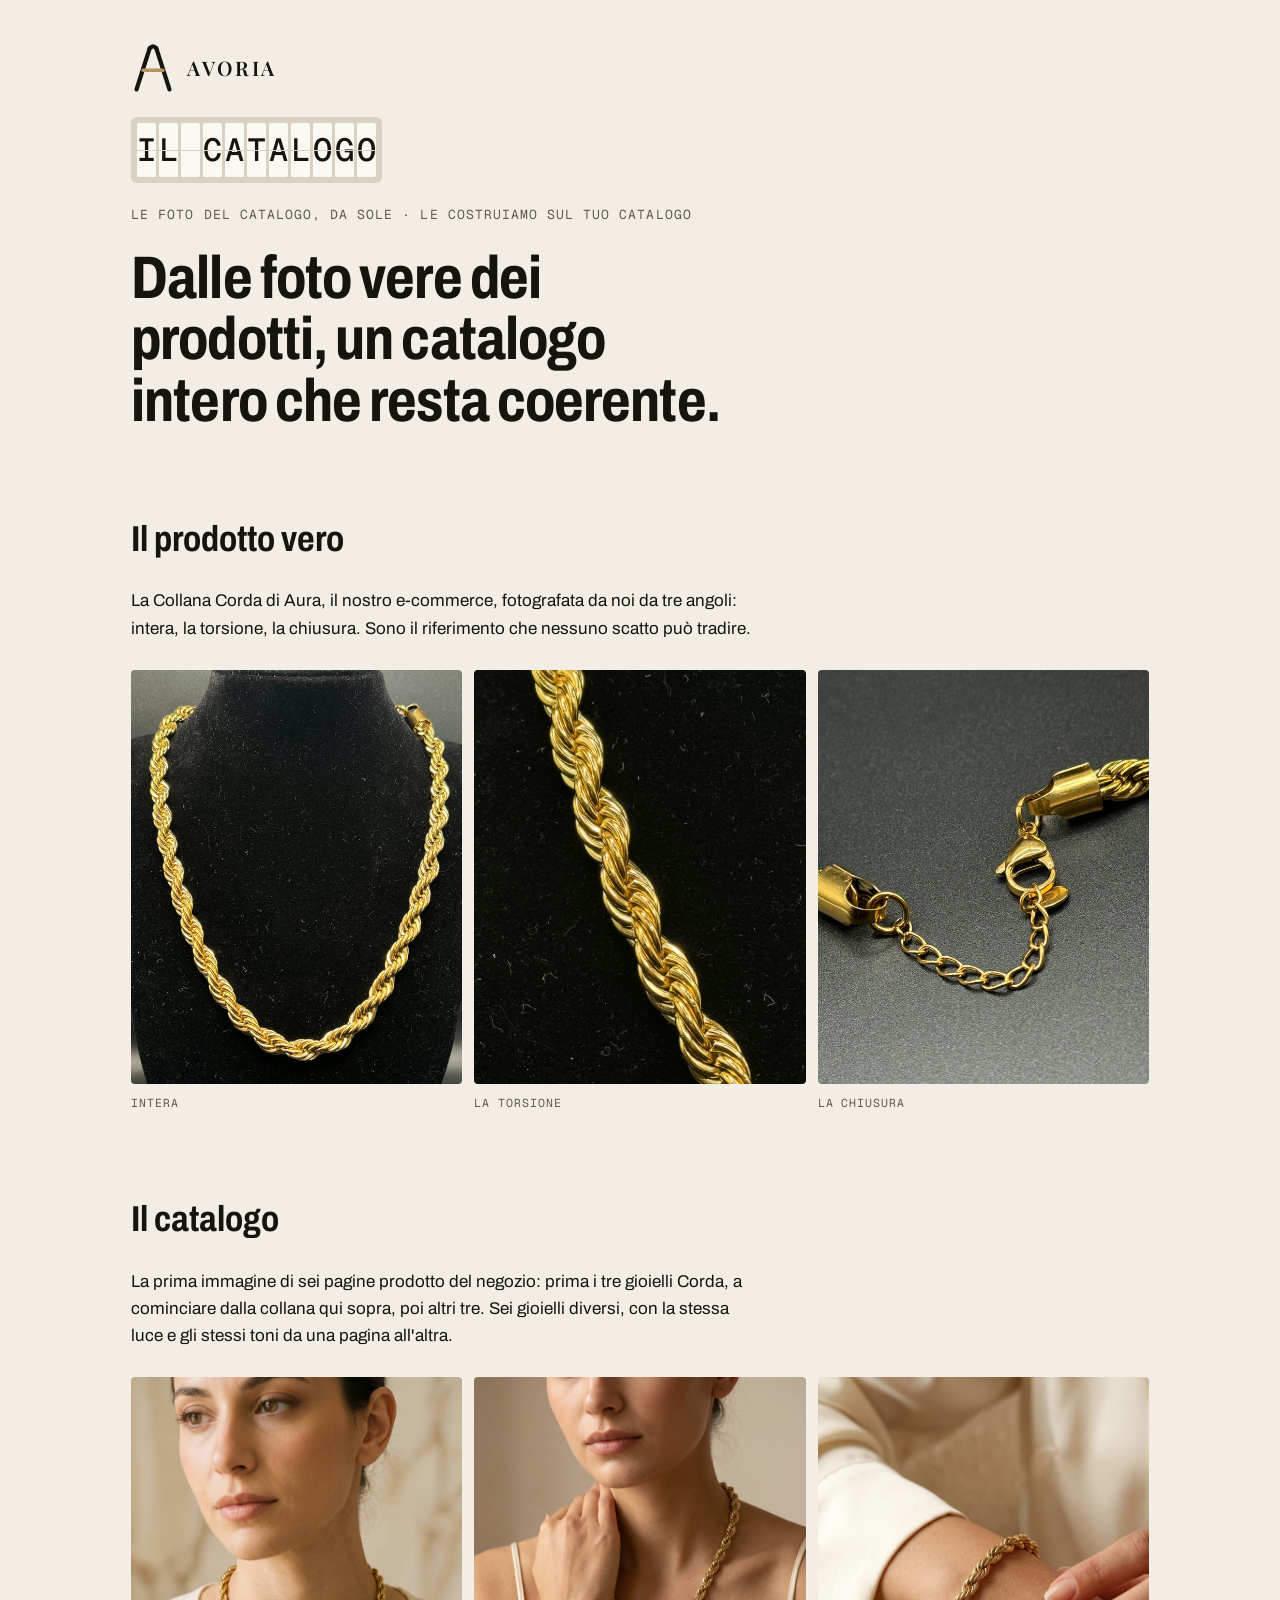
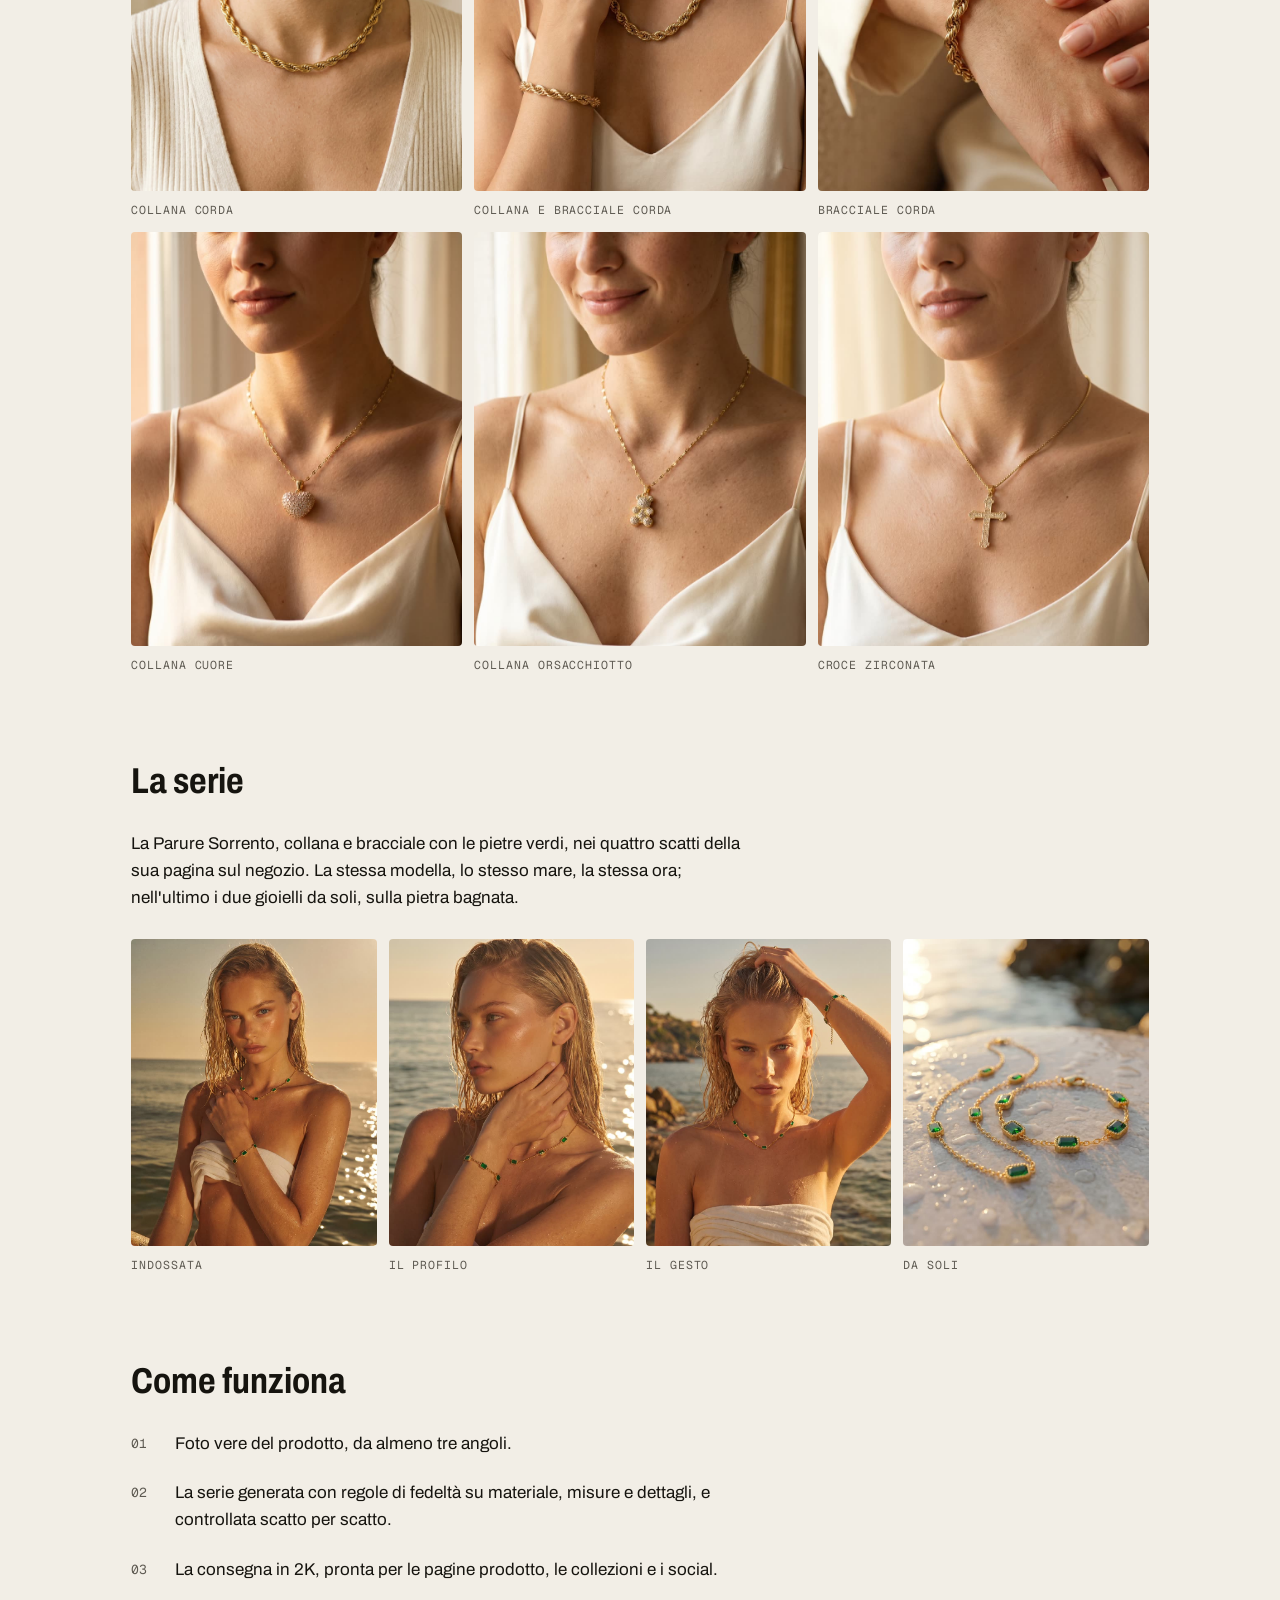
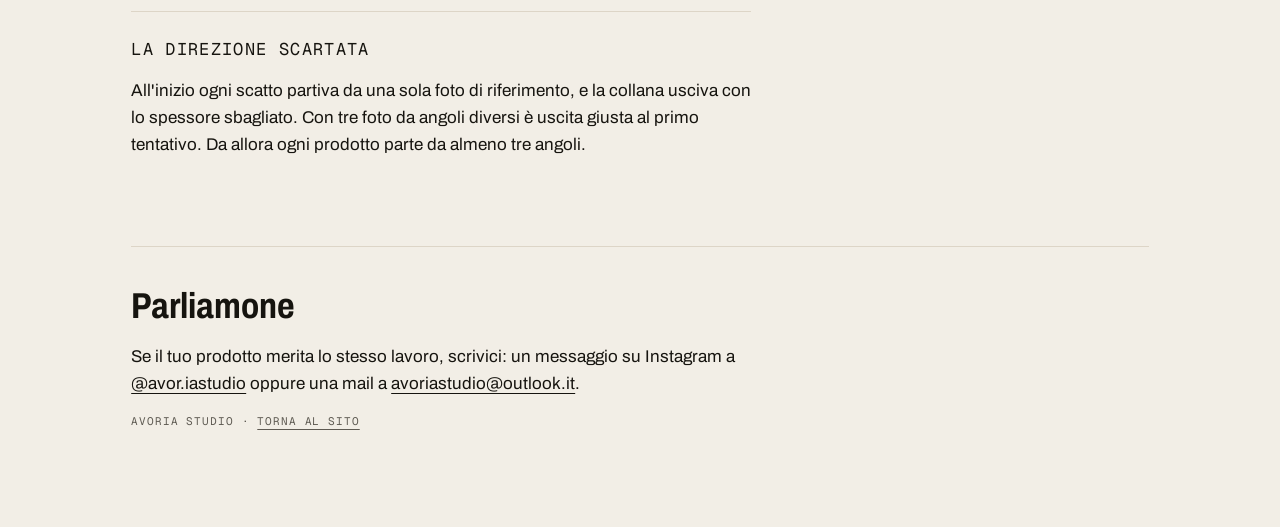
<file: prove/catalogo/index.html>
<!doctype html>
<html lang="it">
<meta charset="utf-8">
<meta name="viewport" content="width=device-width, initial-scale=1">
<!-- FILE: src/catalogo.html — la prova Le foto del catalogo (fino al 24/09 «Catalogo vivo»): dal prodotto vero a un catalogo e a una serie che restano coerenti -->
<meta name="robots" content="noindex,nofollow">
<title>Le foto del catalogo · Avoria Studio</title>
<link rel="preconnect" href="https://fonts.googleapis.com">
<link rel="preconnect" href="https://fonts.gstatic.com" crossorigin>
<link rel="stylesheet" href="https://fonts.googleapis.com/css2?family=Archivo:wdth,wght@62..125,300..900&family=Geist+Mono:wght@400;500&family=Playfair+Display:ital,wght@0,600;1,500&display=swap">
<style>/* FILE: src/tokens.css — i due stati dell'identità Avoria 2.0 */
:root{
  --avorio:#F2EEE6; --posa:#FBFAF7; --inchiostro:#16140F; --grafite:#5E5A52;
  --nero:#07080A; --avorio-luce:#F4ECDE; --acciaio:#8A94A3; --filo-notte:#1E2229;
  --oro:#B8935E; --oro-scuro:#8F6F3E;
  --f-titolo:"Archivo","Helvetica Neue",Arial,sans-serif;
  --f-firma:"Playfair Display",Georgia,"Times New Roman",serif;
  --f-dati:"Geist Mono",ui-monospace,"SFMono-Regular",Consolas,monospace;
  --passo:8px; --raggio:14px;
  --ease-giorno:cubic-bezier(.65,0,.35,1);
  --ease-notte:cubic-bezier(.8,0,.1,1);
}
.giorno{ --fondo:var(--avorio); --testo:var(--inchiostro); --secondario:var(--grafite); --filo:#DDD5C7; background:var(--fondo); color:var(--testo); }
.notte { --fondo:var(--nero);   --testo:var(--avorio-luce); --secondario:var(--acciaio); --filo:var(--filo-notte); background:var(--fondo); color:var(--testo); }
.firma{ font-family:var(--f-firma); font-style:italic; font-weight:500; letter-spacing:-.01em; }
.dati { font-family:var(--f-dati); letter-spacing:.08em; text-transform:uppercase; }
.largo{ font-family:var(--f-titolo); font-variation-settings:"wdth" 125; }
.stretto{ font-family:var(--f-titolo); font-variation-settings:"wdth" 62; }
@media (prefers-reduced-motion: reduce){ *,*::before,*::after{ animation:none!important; transition:none!important; } }
</style>
<style>/* FILE: src/voce.css — tabellone e parole che respirano */
.solari{display:grid;grid-template-columns:repeat(var(--celle),minmax(0,1fr));gap:3px;padding:6px;border-radius:6px;
  font-family:var(--f-dati);font-weight:500;background:var(--solari-telaio);
  font-size:var(--solari-corpo,clamp(12px,1.7vw,22px));max-width:calc(var(--celle) * 1.9em + 12px)}
.solari span{display:block;text-align:center;line-height:1.7;border-radius:2px;position:relative;overflow:hidden;
  background:var(--solari-cella);color:var(--solari-testo);font-size:1em}
.solari span::after{content:"";position:absolute;left:0;right:0;top:50%;height:1px;background:var(--solari-telaio)}
.solari span.gira{transform:scaleY(.82)}
.giorno .solari,.solari{--solari-telaio:#D9D1C2;--solari-cella:#FBF9F4;--solari-testo:#16140F}
.notte .solari{--solari-telaio:#15171c;--solari-cella:#0d0f13;--solari-testo:#F4ECDE}
[data-respiro]{font-family:var(--f-titolo);font-variation-settings:"wdth" 62;font-weight:820;line-height:.92;
  letter-spacing:-.01em;white-space:nowrap}
</style>
<style>/* FILE: src/base.css — la pagina di una prova: editoriale, registro giorno, leggera */
*,*::before,*::after{box-sizing:border-box}
html{-webkit-text-size-adjust:100%}
body{margin:0;background:var(--avorio);color:var(--inchiostro);font:17px/1.6 var(--f-titolo);font-variation-settings:"wdth" 100}
.prova{max-width:1120px;margin:0 auto;padding-inline:max(16px,4vw);padding-block:40px 96px;display:grid;gap:88px}
.testata{display:grid;gap:22px;justify-items:start}
.testata .arco{width:44px;height:auto;color:var(--inchiostro)}
.titolo{margin:0;font-size:inherit;font-weight:inherit}
.titolo .solari,.titolo [data-titolo]{--solari-corpo:clamp(15px,3.4vw,32px)}
.etichetta{margin:0;font-size:13px;color:var(--grafite)}
.apertura{margin:0;max-width:24ch;font-variation-settings:"wdth" 80;font-weight:720;font-size:clamp(30px,5.4vw,60px);line-height:1.02;letter-spacing:-.015em;text-wrap:balance}
.sezione{display:grid;gap:28px}
.sezione>h2,.chiusura>h2{margin:0;font-variation-settings:"wdth" 80;font-weight:700;font-size:clamp(24px,3.4vw,36px);line-height:1.1;text-wrap:balance}
.testo,.sezione>p{margin:0;max-width:62ch}
.coppie{display:grid;gap:40px}
.coppia{display:grid;grid-template-columns:1fr 1fr;gap:12px;align-items:start}
figure{margin:0;display:grid;gap:10px;min-width:0;align-content:start}
figure img,figure video{display:block;width:100%;max-width:100%;height:auto;border-radius:4px;background:#E7E0D3}
.coppia img{aspect-ratio:4/5;object-fit:cover}
.serie{display:grid;grid-template-columns:repeat(auto-fit,minmax(min(100%,160px),1fr));gap:12px}
.serie img{aspect-ratio:4/5;object-fit:cover}
.serie.tre{grid-template-columns:repeat(3,minmax(0,1fr))}
.serie.sei{grid-template-columns:repeat(3,minmax(0,1fr))}
.serie.quattro{grid-template-columns:repeat(4,minmax(0,1fr))}
@media (max-width:640px){.serie.quattro{grid-template-columns:repeat(2,minmax(0,1fr))}}
figcaption{font-family:var(--f-dati);font-size:11.5px;letter-spacing:.08em;text-transform:uppercase;color:var(--grafite)}
.film{display:grid;grid-template-columns:repeat(auto-fit,minmax(min(100%,300px),1fr));gap:28px}
.film video{aspect-ratio:9/16;object-fit:cover}
.mondi{display:grid;grid-template-columns:repeat(auto-fit,minmax(min(100%,180px),1fr));gap:20px}
.mondi video{aspect-ratio:9/16;object-fit:cover}
.film-uno{max-width:420px}
.film-uno video{aspect-ratio:9/16;object-fit:cover}
.passi{margin:0;padding:0;list-style:none;display:grid;gap:22px;counter-reset:passo;max-width:62ch}
.passi li{display:grid;grid-template-columns:3.2ch 1fr;gap:12px}
.passi li::before{counter-increment:passo;content:counter(passo,decimal-leading-zero);font-family:var(--f-dati);font-size:13px;color:var(--grafite);padding-top:4px}
.scartata{border-top:1px solid #DDD5C7;padding-top:24px;display:grid;gap:14px;max-width:62ch}
.scartata p{margin:0}
.numeri{display:grid;grid-template-columns:repeat(auto-fit,minmax(min(100%,220px),1fr));gap:28px}
.numero{margin:0}
.numero b{display:block;font-variation-settings:"wdth" 62;font-weight:800;font-size:clamp(44px,7vw,72px);line-height:1;font-variant-numeric:tabular-nums}
.numero span{display:block;margin-top:8px;max-width:28ch;color:var(--grafite);font-size:15px}
.suono{justify-self:start;font:500 12px/1 var(--f-dati);letter-spacing:.08em;text-transform:uppercase;padding:10px 14px;border:1px solid var(--inchiostro);border-radius:999px;background:transparent;color:var(--inchiostro);cursor:pointer}
.suono:focus-visible,a:focus-visible{outline:2px solid var(--inchiostro);outline-offset:3px}
.chiusura{border-top:1px solid #DDD5C7;padding-top:40px;display:grid;gap:16px}
.chiusura a{color:var(--inchiostro);text-decoration-thickness:1px;text-underline-offset:4px}
.piede{margin:0;font-family:var(--f-dati);font-size:11px;letter-spacing:.08em;text-transform:uppercase;color:var(--grafite)}
.ritorno{display:inline-flex;align-items:center;gap:12px;color:var(--inchiostro);text-decoration:none}
.ritorno span{font-family:var(--f-firma);font-weight:600;font-size:20px;letter-spacing:.12em}
.piede a{color:inherit}
</style>
<main class="giorno prova">
  <header class="testata">
    <a class="ritorno" href="../../" aria-label="Avoria Studio, torna al sito"><svg class="arco" viewBox="0 0 160 200" aria-hidden="true" focusable="false"><g fill="none" stroke="currentColor" stroke-width="15" stroke-linecap="round" stroke-linejoin="round"><path d="M20 180 L68 30"/><path d="M140 180 L92 30"/><path d="M68 30 Q80 16 92 30"/></g><line x1="44" y1="110" x2="116" y2="110" stroke="#B8935E" stroke-width="13" stroke-linecap="round"/></svg>
<span>AVORIA</span></a>
    <h1 class="titolo"><span data-titolo="IL CATALOGO">IL CATALOGO</span></h1>
    <p class="etichetta dati">Le foto del catalogo, da sole · le costruiamo sul tuo catalogo</p>
    <p class="apertura">Dalle foto vere dei prodotti, un catalogo intero che resta coerente.</p>
  </header>

  <section class="sezione">
    <h2>Il prodotto vero</h2>
    <p>La Collana Corda di Aura, il nostro e-commerce, fotografata da noi da tre angoli: intera, la torsione, la chiusura. Sono il riferimento che nessuno scatto può tradire.</p>
    <div class="serie tre">
      <figure><img data-src="media/catalogo-corda-intera.jpg" alt="Collana Corda intera su un busto nero" width="640" height="800"><figcaption>Intera</figcaption></figure>
      <figure><img data-src="media/catalogo-corda-torsione.jpg" alt="Dettaglio della torsione della Collana Corda" width="640" height="800"><figcaption>La torsione</figcaption></figure>
      <figure><img data-src="media/catalogo-corda-chiusura.jpg" alt="La chiusura della Collana Corda" width="640" height="800"><figcaption>La chiusura</figcaption></figure>
    </div>
  </section>

  <section class="sezione">
    <h2>Il catalogo</h2>
    <p>La prima immagine di sei pagine prodotto del negozio: prima i tre gioielli Corda, a cominciare dalla collana qui sopra, poi altri tre. Sei gioielli diversi, con la stessa luce e gli stessi toni da una pagina all'altra.</p>
    <div class="serie sei">
      <figure><img data-src="media/catalogo-corda.jpg" alt="La Collana Corda indossata, con un cardigan color crema" width="800" height="1000"><figcaption>Collana Corda</figcaption></figure>
      <figure><img data-src="media/catalogo-coppia-corda.jpg" alt="Collana e Bracciale Corda indossati insieme, una mano sulla spalla" width="800" height="1000"><figcaption>Collana e Bracciale Corda</figcaption></figure>
      <figure><img data-src="media/catalogo-bracciale-corda.jpg" alt="Il Bracciale Corda al polso, sulla manica di una camicia color crema" width="800" height="1000"><figcaption>Bracciale Corda</figcaption></figure>
      <figure><img data-src="media/catalogo-cuore.jpg" alt="La Collana Cuore indossata su un top di seta color crema" width="800" height="1000"><figcaption>Collana Cuore</figcaption></figure>
      <figure><img data-src="media/catalogo-orsacchiotto.jpg" alt="La Collana Orsacchiotto indossata su un top di seta color crema" width="800" height="1000"><figcaption>Collana Orsacchiotto</figcaption></figure>
      <figure><img data-src="media/catalogo-croce.jpg" alt="La Collana con Croce Zirconata indossata su un top di seta color crema" width="800" height="1000"><figcaption>Croce Zirconata</figcaption></figure>
    </div>
  </section>

  <section class="sezione">
    <h2>La serie</h2>
    <p>La Parure Sorrento, collana e bracciale con le pietre verdi, nei quattro scatti della sua pagina sul negozio. La stessa modella, lo stesso mare, la stessa ora; nell'ultimo i due gioielli da soli, sulla pietra bagnata.</p>
    <div class="serie quattro">
      <figure><img data-src="media/catalogo-parure-1.jpg" alt="La Parure Sorrento indossata, una mano sul petto e il mare al tramonto dietro" width="800" height="1000"><figcaption>Indossata</figcaption></figure>
      <figure><img data-src="media/catalogo-parure-2.jpg" alt="Di profilo, la mano al collo con il bracciale, il mare che brilla dietro" width="800" height="1000"><figcaption>Il profilo</figcaption></figure>
      <figure><img data-src="media/catalogo-parure-3.jpg" alt="Una mano nei capelli, la collana e il bracciale, la costa dietro" width="800" height="1000"><figcaption>Il gesto</figcaption></figure>
      <figure><img data-src="media/catalogo-parure-4.jpg" alt="Collana e bracciale da soli sulla pietra bagnata, in riva al mare" width="800" height="1000"><figcaption>Da soli</figcaption></figure>
    </div>
  </section>

  <section class="sezione">
    <h2>Come funziona</h2>
    <ol class="passi">
      <li><span>Foto vere del prodotto, da almeno tre angoli.</span></li>
      <li><span>La serie generata con regole di fedeltà su materiale, misure e dettagli, e controllata scatto per scatto.</span></li>
      <li><span>La consegna in 2K, pronta per le pagine prodotto, le collezioni e i social.</span></li>
    </ol>
    <div class="scartata">
      <p class="dati">La direzione scartata</p>
      <p>All'inizio ogni scatto partiva da una sola foto di riferimento, e la collana usciva con lo spessore sbagliato. Con tre foto da angoli diversi è uscita giusta al primo tentativo. Da allora ogni prodotto parte da almeno tre angoli.</p>
    </div>
  </section>

  <footer class="chiusura">
  <h2>Parliamone</h2>
  <p class="testo">Se il tuo prodotto merita lo stesso lavoro, scrivici: un messaggio su Instagram a <a href="https://instagram.com/avor.iastudio">@avor.iastudio</a> oppure una mail a <a href="mailto:avoriastudio@outlook.it">avoriastudio@outlook.it</a>.</p>
  <p class="piede">Avoria Studio · <a href="../../">torna al sito</a></p>
</footer>

</main>
<script>window.AV = window.AV || { componenti: [] };</script><script>(function(){
// FILE: src/solari-logica.mjs — il tabellone come funzione pura del tempo
const ALFABETO = 'ABCDEFGHILMNOPQRSTUVZ0123456789';

function centra(parola, n) {
  const p = parola.slice(0, n);
  const sx = Math.floor((n - p.length) / 2);
  return (' '.repeat(sx) + p).padEnd(n, ' ');
}

function caso(a, b, c) {
  let h = (a * 374761393 + b * 668265263 + c * 1274126177) >>> 0;
  h = Math.imul(h ^ (h >>> 13), 1103515245) >>> 0;
  h = Math.imul(h ^ (h >>> 16), 2654435761) >>> 0;
  return ((h ^ (h >>> 15)) >>> 0) / 4294967296;
}

function statoCella({ t, i, parole, n, periodo = 2.8, passo = 0.06, ritardo = 0.03 }) {
  const L = parole.length;
  const ciclo = Math.floor(t / periodo);
  const w = ((ciclo % L) + L) % L;
  const prima = centra(parole[(w - 1 + L) % L], n)[i];
  const dopo = centra(parole[w], n)[i];
  const locale = t - ciclo * periodo - i * ritardo;
  if (locale < 0) return { car: prima, gira: false };
  const giri = 2 + Math.floor(caso(i, ciclo, 7) * 5);
  if (locale < giri * passo) {
    const k = Math.floor(locale / passo);
    return { car: ALFABETO[Math.floor(caso(i, ciclo, k + 11) * ALFABETO.length)], gira: true };
  }
  return { car: dopo, gira: false };
}

AV.ALFABETO = ALFABETO;
AV.centra = centra;
AV.caso = caso;
AV.statoCella = statoCella;
})();</script>
<script>// FILE: src/prova.js — il tabellone del titolo, i video che partono quando si vedono, il suono a richiesta
(function () {
  var AV = window.AV;
  var calmo = window.matchMedia && matchMedia('(prefers-reduced-motion: reduce)').matches;

  var t = document.querySelector('[data-titolo]');
  if (t) {
    var parola = t.getAttribute('data-titolo'), n = parola.length, parole = [' ', parola], periodo = 2.8;
    var fine = periodo + n * 0.03 + 7 * 0.06 + 0.05, celle = [];
    t.classList.add('solari');
    t.style.setProperty('--celle', n);
    t.setAttribute('role', 'img');
    t.setAttribute('aria-label', parola);
    t.textContent = '';
    for (var i = 0; i < n; i++) {
      var c = document.createElement('span');
      c.setAttribute('aria-hidden', 'true');
      t.appendChild(c);
      celle.push(c);
    }
    var disegna = function (tt) {
      for (var i = 0; i < n; i++) {
        var s = AV.statoCella({ t: tt, i: i, parole: parole, n: n, periodo: periodo });
        var car = s.car === ' ' ? ' ' : s.car;
        if (celle[i].textContent !== car) celle[i].textContent = car;
        celle[i].classList.toggle('gira', s.gira);
      }
    };
    if (calmo) disegna(fine);
    else {
      var t0 = null;
      var passo = function (ora) {
        if (t0 === null) t0 = ora;
        var tt = periodo - 0.25 + (ora - t0) / 1000;   // un attimo di tabellone vuoto, poi il titolo
        disegna(Math.min(tt, fine));
        if (tt < fine) requestAnimationFrame(passo);
      };
      requestAnimationFrame(passo);
    }
  }

  // foto (data-src) e copertine dei video (data-poster) arrivano solo quando stanno per entrare nello schermo:
  // il «loading=lazy» di Chromium carica già tutto ciò che sta entro ~1250 px, e un poster parte subito
  // anche con preload=none. Misurato il 19/09: prima schermata 1536 KB contro un tetto di 500; con 100 px di anticipo ancora 715 KB, perché la seconda coppia comincia 40 px sotto il bordo del telefono. Quindi niente anticipo.
  var carica = function (el) {
    if (el.hasAttribute('data-src')) { el.src = el.getAttribute('data-src'); el.removeAttribute('data-src'); }
    if (el.hasAttribute('data-poster')) { el.poster = el.getAttribute('data-poster'); el.removeAttribute('data-poster'); }
    if (el.tagName === 'VIDEO' && el.hasAttribute('data-auto') && !calmo) el.preload = 'auto';
  };
  var pigri = [].slice.call(document.querySelectorAll('[data-src], [data-poster]'));
  if ('IntersectionObserver' in window) {
    var vicino = new IntersectionObserver(function (voci) {
      voci.forEach(function (x) { if (x.isIntersecting) { carica(x.target); vicino.unobserve(x.target); } });
    }, { rootMargin: '0px' });
    pigri.forEach(function (el) { vicino.observe(el); });
  } else pigri.forEach(carica);

  var video = [].slice.call(document.querySelectorAll('video[data-auto]'));
  if (calmo) video.forEach(function (v) { v.controls = true; });
  else if ('IntersectionObserver' in window) {
    var visto = new IntersectionObserver(function (voci) {
      voci.forEach(function (x) {
        if (x.isIntersecting) { var p = x.target.play(); if (p && p.catch) p.catch(function () {}); }
        else x.target.pause();
      });
    }, { threshold: 0.35 });
    video.forEach(function (v) { visto.observe(v); });
  }

  [].forEach.call(document.querySelectorAll('[data-suono]'), function (b) {
    var v = document.getElementById(b.getAttribute('data-suono'));
    // il video col suono nostro non parte da solo (sta nella prima schermata: pesa più del tetto dei 500 KB),
    // parte qui, col suono; un secondo tocco lo zittisce
    b.addEventListener('click', function () {
      if (v.paused || v.muted) {
        if (v.hasAttribute('data-poster')) { v.poster = v.getAttribute('data-poster'); v.removeAttribute('data-poster'); }
        v.muted = false;
        var p = v.play(); if (p && p.catch) p.catch(function () {});
      } else v.muted = true;
      b.setAttribute('aria-pressed', String(!v.muted));
      b.textContent = v.muted ? 'Riascolta' : 'Silenzio';
    });
  });
})();
</script>
</file>
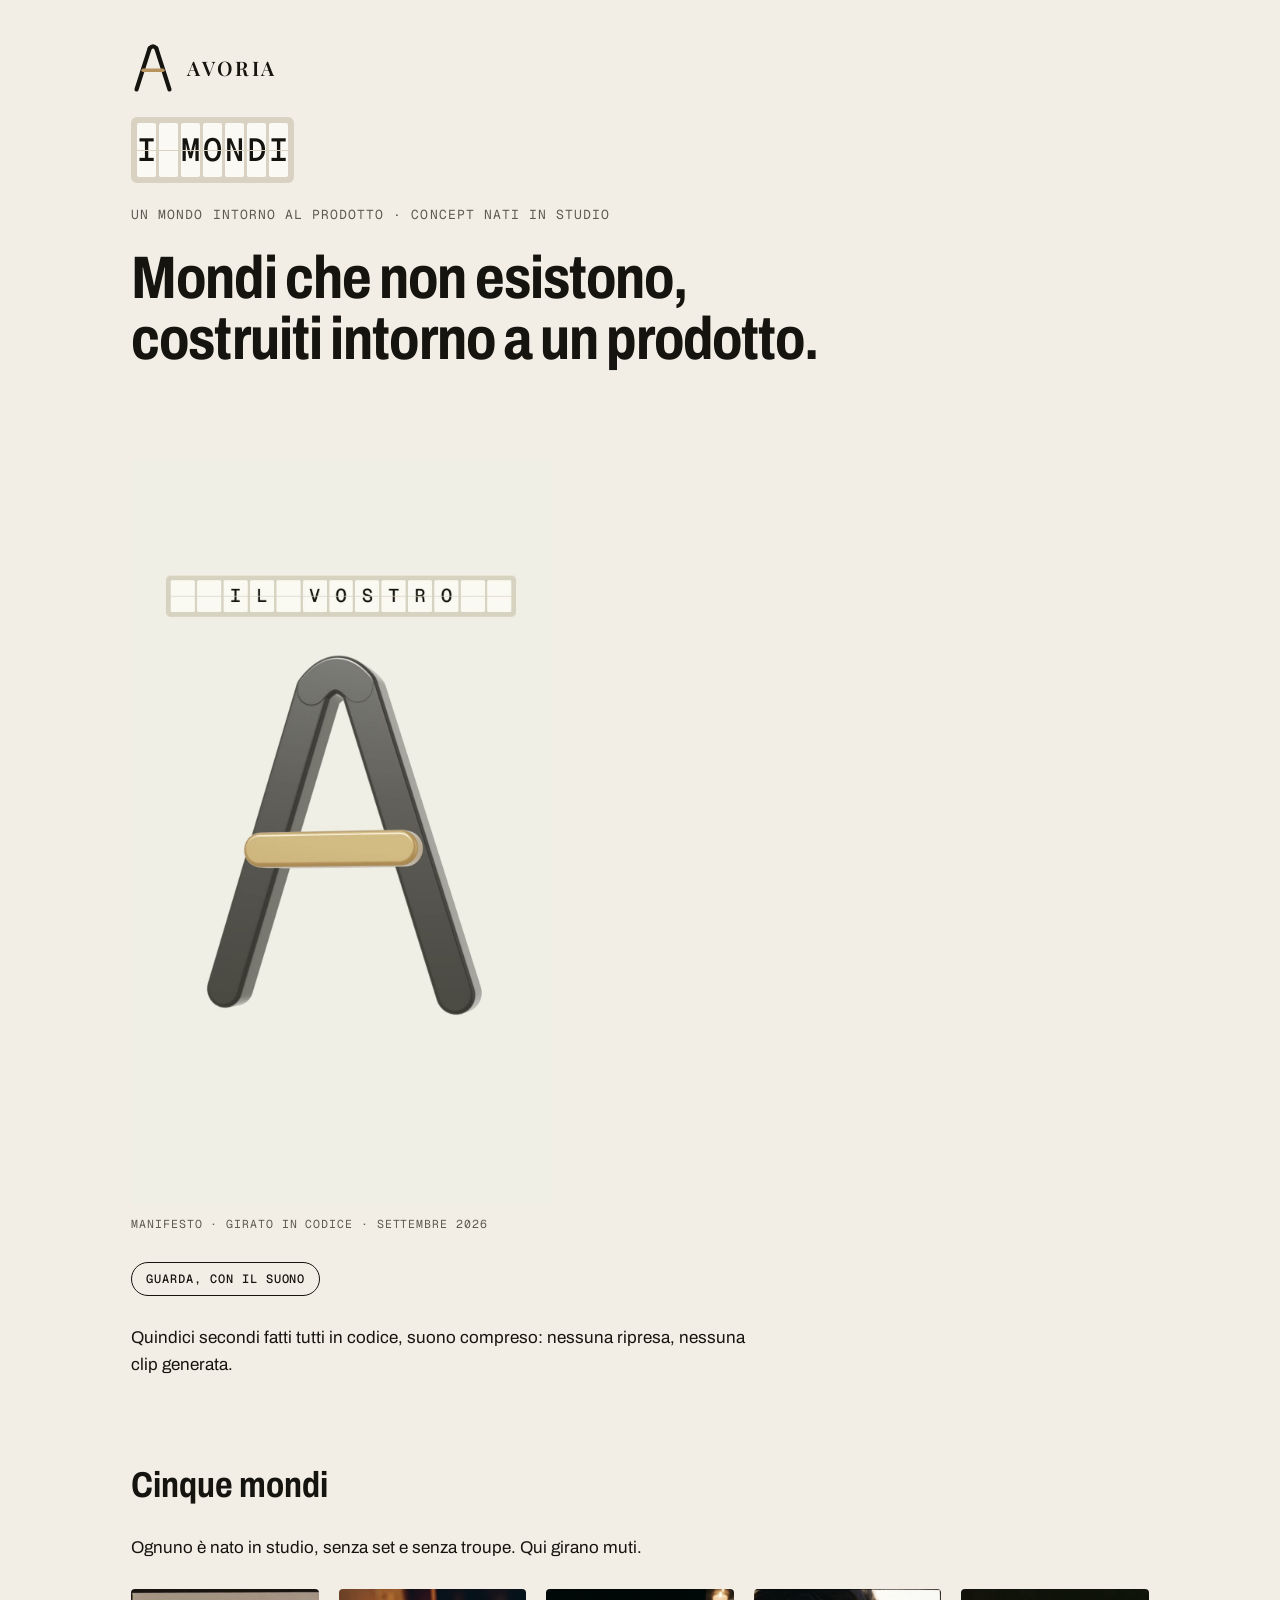
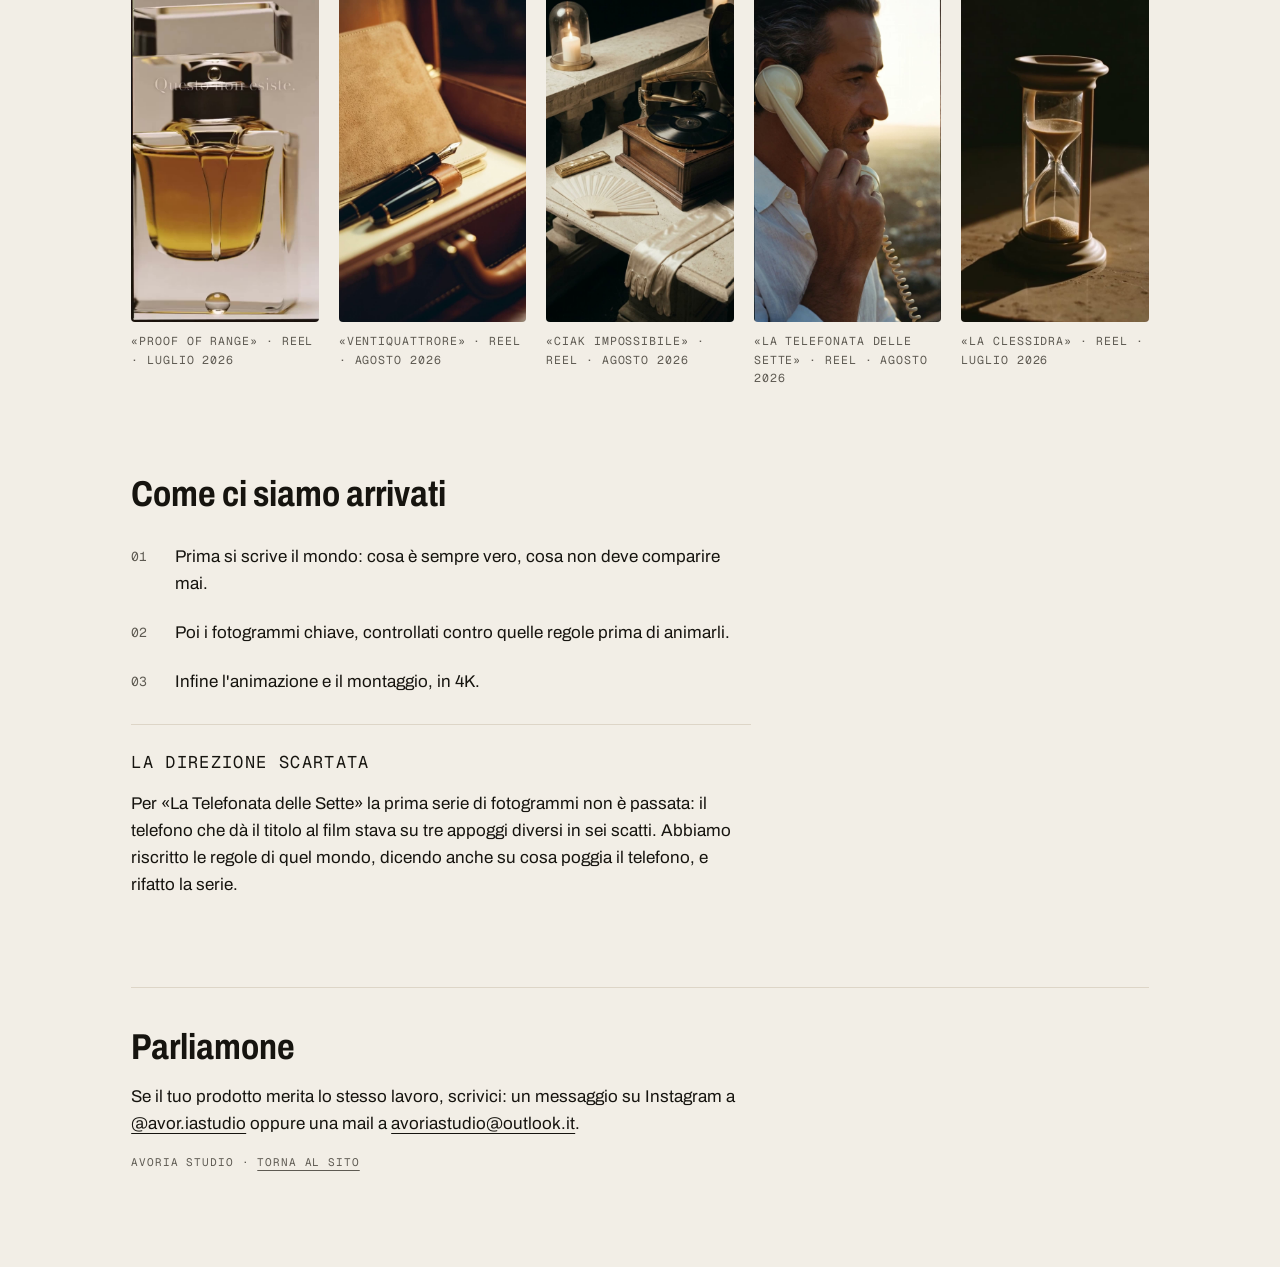
<file: prove/mondi/index.html>
<!doctype html>
<html lang="it">
<meta charset="utf-8">
<meta name="viewport" content="width=device-width, initial-scale=1">
<!-- FILE: src/mondi.html — la prova Mondi: il manifesto in codice e cinque mondi nati in studio -->
<meta name="robots" content="noindex,nofollow">
<title>I Mondi · Avoria Studio</title>
<link rel="preconnect" href="https://fonts.googleapis.com">
<link rel="preconnect" href="https://fonts.gstatic.com" crossorigin>
<link rel="stylesheet" href="https://fonts.googleapis.com/css2?family=Archivo:wdth,wght@62..125,300..900&family=Geist+Mono:wght@400;500&family=Playfair+Display:ital,wght@0,600;1,500&display=swap">
<style>/* FILE: src/tokens.css — i due stati dell'identità Avoria 2.0 */
:root{
  --avorio:#F2EEE6; --posa:#FBFAF7; --inchiostro:#16140F; --grafite:#5E5A52;
  --nero:#07080A; --avorio-luce:#F4ECDE; --acciaio:#8A94A3; --filo-notte:#1E2229;
  --oro:#B8935E; --oro-scuro:#8F6F3E;
  --f-titolo:"Archivo","Helvetica Neue",Arial,sans-serif;
  --f-firma:"Playfair Display",Georgia,"Times New Roman",serif;
  --f-dati:"Geist Mono",ui-monospace,"SFMono-Regular",Consolas,monospace;
  --passo:8px; --raggio:14px;
  --ease-giorno:cubic-bezier(.65,0,.35,1);
  --ease-notte:cubic-bezier(.8,0,.1,1);
}
.giorno{ --fondo:var(--avorio); --testo:var(--inchiostro); --secondario:var(--grafite); --filo:#DDD5C7; background:var(--fondo); color:var(--testo); }
.notte { --fondo:var(--nero);   --testo:var(--avorio-luce); --secondario:var(--acciaio); --filo:var(--filo-notte); background:var(--fondo); color:var(--testo); }
.firma{ font-family:var(--f-firma); font-style:italic; font-weight:500; letter-spacing:-.01em; }
.dati { font-family:var(--f-dati); letter-spacing:.08em; text-transform:uppercase; }
.largo{ font-family:var(--f-titolo); font-variation-settings:"wdth" 125; }
.stretto{ font-family:var(--f-titolo); font-variation-settings:"wdth" 62; }
@media (prefers-reduced-motion: reduce){ *,*::before,*::after{ animation:none!important; transition:none!important; } }
</style>
<style>/* FILE: src/voce.css — tabellone e parole che respirano */
.solari{display:grid;grid-template-columns:repeat(var(--celle),minmax(0,1fr));gap:3px;padding:6px;border-radius:6px;
  font-family:var(--f-dati);font-weight:500;background:var(--solari-telaio);
  font-size:var(--solari-corpo,clamp(12px,1.7vw,22px));max-width:calc(var(--celle) * 1.9em + 12px)}
.solari span{display:block;text-align:center;line-height:1.7;border-radius:2px;position:relative;overflow:hidden;
  background:var(--solari-cella);color:var(--solari-testo);font-size:1em}
.solari span::after{content:"";position:absolute;left:0;right:0;top:50%;height:1px;background:var(--solari-telaio)}
.solari span.gira{transform:scaleY(.82)}
.giorno .solari,.solari{--solari-telaio:#D9D1C2;--solari-cella:#FBF9F4;--solari-testo:#16140F}
.notte .solari{--solari-telaio:#15171c;--solari-cella:#0d0f13;--solari-testo:#F4ECDE}
[data-respiro]{font-family:var(--f-titolo);font-variation-settings:"wdth" 62;font-weight:820;line-height:.92;
  letter-spacing:-.01em;white-space:nowrap}
</style>
<style>/* FILE: src/base.css — la pagina di una prova: editoriale, registro giorno, leggera */
*,*::before,*::after{box-sizing:border-box}
html{-webkit-text-size-adjust:100%}
body{margin:0;background:var(--avorio);color:var(--inchiostro);font:17px/1.6 var(--f-titolo);font-variation-settings:"wdth" 100}
.prova{max-width:1120px;margin:0 auto;padding-inline:max(16px,4vw);padding-block:40px 96px;display:grid;gap:88px}
.testata{display:grid;gap:22px;justify-items:start}
.testata .arco{width:44px;height:auto;color:var(--inchiostro)}
.titolo{margin:0;font-size:inherit;font-weight:inherit}
.titolo .solari,.titolo [data-titolo]{--solari-corpo:clamp(15px,3.4vw,32px)}
.etichetta{margin:0;font-size:13px;color:var(--grafite)}
.apertura{margin:0;max-width:24ch;font-variation-settings:"wdth" 80;font-weight:720;font-size:clamp(30px,5.4vw,60px);line-height:1.02;letter-spacing:-.015em;text-wrap:balance}
.sezione{display:grid;gap:28px}
.sezione>h2,.chiusura>h2{margin:0;font-variation-settings:"wdth" 80;font-weight:700;font-size:clamp(24px,3.4vw,36px);line-height:1.1;text-wrap:balance}
.testo,.sezione>p{margin:0;max-width:62ch}
.coppie{display:grid;gap:40px}
.coppia{display:grid;grid-template-columns:1fr 1fr;gap:12px;align-items:start}
figure{margin:0;display:grid;gap:10px;min-width:0;align-content:start}
figure img,figure video{display:block;width:100%;max-width:100%;height:auto;border-radius:4px;background:#E7E0D3}
.coppia img{aspect-ratio:4/5;object-fit:cover}
.serie{display:grid;grid-template-columns:repeat(auto-fit,minmax(min(100%,160px),1fr));gap:12px}
.serie img{aspect-ratio:4/5;object-fit:cover}
.serie.tre{grid-template-columns:repeat(3,minmax(0,1fr))}
.serie.sei{grid-template-columns:repeat(3,minmax(0,1fr))}
.serie.quattro{grid-template-columns:repeat(4,minmax(0,1fr))}
@media (max-width:640px){.serie.quattro{grid-template-columns:repeat(2,minmax(0,1fr))}}
figcaption{font-family:var(--f-dati);font-size:11.5px;letter-spacing:.08em;text-transform:uppercase;color:var(--grafite)}
.film{display:grid;grid-template-columns:repeat(auto-fit,minmax(min(100%,300px),1fr));gap:28px}
.film video{aspect-ratio:9/16;object-fit:cover}
.mondi{display:grid;grid-template-columns:repeat(auto-fit,minmax(min(100%,180px),1fr));gap:20px}
.mondi video{aspect-ratio:9/16;object-fit:cover}
.film-uno{max-width:420px}
.film-uno video{aspect-ratio:9/16;object-fit:cover}
.passi{margin:0;padding:0;list-style:none;display:grid;gap:22px;counter-reset:passo;max-width:62ch}
.passi li{display:grid;grid-template-columns:3.2ch 1fr;gap:12px}
.passi li::before{counter-increment:passo;content:counter(passo,decimal-leading-zero);font-family:var(--f-dati);font-size:13px;color:var(--grafite);padding-top:4px}
.scartata{border-top:1px solid #DDD5C7;padding-top:24px;display:grid;gap:14px;max-width:62ch}
.scartata p{margin:0}
.numeri{display:grid;grid-template-columns:repeat(auto-fit,minmax(min(100%,220px),1fr));gap:28px}
.numero{margin:0}
.numero b{display:block;font-variation-settings:"wdth" 62;font-weight:800;font-size:clamp(44px,7vw,72px);line-height:1;font-variant-numeric:tabular-nums}
.numero span{display:block;margin-top:8px;max-width:28ch;color:var(--grafite);font-size:15px}
.suono{justify-self:start;font:500 12px/1 var(--f-dati);letter-spacing:.08em;text-transform:uppercase;padding:10px 14px;border:1px solid var(--inchiostro);border-radius:999px;background:transparent;color:var(--inchiostro);cursor:pointer}
.suono:focus-visible,a:focus-visible{outline:2px solid var(--inchiostro);outline-offset:3px}
.chiusura{border-top:1px solid #DDD5C7;padding-top:40px;display:grid;gap:16px}
.chiusura a{color:var(--inchiostro);text-decoration-thickness:1px;text-underline-offset:4px}
.piede{margin:0;font-family:var(--f-dati);font-size:11px;letter-spacing:.08em;text-transform:uppercase;color:var(--grafite)}
.ritorno{display:inline-flex;align-items:center;gap:12px;color:var(--inchiostro);text-decoration:none}
.ritorno span{font-family:var(--f-firma);font-weight:600;font-size:20px;letter-spacing:.12em}
.piede a{color:inherit}
</style>
<main class="giorno prova">
  <header class="testata">
    <a class="ritorno" href="../../" aria-label="Avoria Studio, torna al sito"><svg class="arco" viewBox="0 0 160 200" aria-hidden="true" focusable="false"><g fill="none" stroke="currentColor" stroke-width="15" stroke-linecap="round" stroke-linejoin="round"><path d="M20 180 L68 30"/><path d="M140 180 L92 30"/><path d="M68 30 Q80 16 92 30"/></g><line x1="44" y1="110" x2="116" y2="110" stroke="#B8935E" stroke-width="13" stroke-linecap="round"/></svg>
<span>AVORIA</span></a>
    <h1 class="titolo"><span data-titolo="I MONDI">I MONDI</span></h1>
    <p class="etichetta dati">Un Mondo intorno al prodotto · concept nati in studio</p>
    <p class="apertura">Mondi che non esistono, costruiti intorno a un prodotto.</p>
  </header>

  <section class="sezione">
    <figure class="film-uno"><video id="manifesto" muted playsinline loop preload="none" data-poster="media/mondi-manifesto.jpg" src="media/mondi-manifesto.mp4" aria-label="Il manifesto di Avoria Studio"></video><figcaption>Manifesto · girato in codice · settembre 2026</figcaption></figure>
    <button class="suono" type="button" data-suono="manifesto" aria-pressed="false">Guarda, con il suono</button>
    <p>Quindici secondi fatti tutti in codice, suono compreso: nessuna ripresa, nessuna clip generata.</p>
  </section>

  <section class="sezione">
    <h2>Cinque mondi</h2>
    <p>Ognuno è nato in studio, senza set e senza troupe. Qui girano muti.</p>
    <div class="mondi">
      <figure><video data-auto muted playsinline loop preload="none" data-poster="media/mondi-range.jpg" src="media/mondi-range.mp4" aria-label="Proof of Range, senza audio"></video><figcaption>«Proof of Range» · reel · luglio 2026</figcaption></figure>
      <figure><video data-auto muted playsinline loop preload="none" data-poster="media/mondi-v11.jpg" src="media/mondi-v11.mp4" aria-label="Ventiquattrore, senza audio"></video><figcaption>«Ventiquattrore» · reel · agosto 2026</figcaption></figure>
      <figure><video data-auto muted playsinline loop preload="none" data-poster="media/mondi-v12.jpg" src="media/mondi-v12.mp4" aria-label="Ciak Impossibile, senza audio"></video><figcaption>«Ciak Impossibile» · reel · agosto 2026</figcaption></figure>
      <figure><video data-auto muted playsinline loop preload="none" data-poster="media/mondi-v13.jpg" src="media/mondi-v13.mp4" aria-label="La Telefonata delle Sette, senza audio"></video><figcaption>«La Telefonata delle Sette» · reel · agosto 2026</figcaption></figure>
      <figure><video data-auto muted playsinline loop preload="none" data-poster="media/mondi-clessidra.jpg" src="media/mondi-clessidra.mp4" aria-label="La Clessidra, senza audio"></video><figcaption>«La Clessidra» · reel · luglio 2026</figcaption></figure>
    </div>
  </section>

  <section class="sezione">
    <h2>Come ci siamo arrivati</h2>
    <ol class="passi">
      <li><span>Prima si scrive il mondo: cosa è sempre vero, cosa non deve comparire mai.</span></li>
      <li><span>Poi i fotogrammi chiave, controllati contro quelle regole prima di animarli.</span></li>
      <li><span>Infine l'animazione e il montaggio, in 4K.</span></li>
    </ol>
    <div class="scartata">
      <p class="dati">La direzione scartata</p>
      <p>Per «La Telefonata delle Sette» la prima serie di fotogrammi non è passata: il telefono che dà il titolo al film stava su tre appoggi diversi in sei scatti. Abbiamo riscritto le regole di quel mondo, dicendo anche su cosa poggia il telefono, e rifatto la serie.</p>
    </div>
  </section>

  <footer class="chiusura">
  <h2>Parliamone</h2>
  <p class="testo">Se il tuo prodotto merita lo stesso lavoro, scrivici: un messaggio su Instagram a <a href="https://instagram.com/avor.iastudio">@avor.iastudio</a> oppure una mail a <a href="mailto:avoriastudio@outlook.it">avoriastudio@outlook.it</a>.</p>
  <p class="piede">Avoria Studio · <a href="../../">torna al sito</a></p>
</footer>

</main>
<script>window.AV = window.AV || { componenti: [] };</script><script>(function(){
// FILE: src/solari-logica.mjs — il tabellone come funzione pura del tempo
const ALFABETO = 'ABCDEFGHILMNOPQRSTUVZ0123456789';

function centra(parola, n) {
  const p = parola.slice(0, n);
  const sx = Math.floor((n - p.length) / 2);
  return (' '.repeat(sx) + p).padEnd(n, ' ');
}

function caso(a, b, c) {
  let h = (a * 374761393 + b * 668265263 + c * 1274126177) >>> 0;
  h = Math.imul(h ^ (h >>> 13), 1103515245) >>> 0;
  h = Math.imul(h ^ (h >>> 16), 2654435761) >>> 0;
  return ((h ^ (h >>> 15)) >>> 0) / 4294967296;
}

function statoCella({ t, i, parole, n, periodo = 2.8, passo = 0.06, ritardo = 0.03 }) {
  const L = parole.length;
  const ciclo = Math.floor(t / periodo);
  const w = ((ciclo % L) + L) % L;
  const prima = centra(parole[(w - 1 + L) % L], n)[i];
  const dopo = centra(parole[w], n)[i];
  const locale = t - ciclo * periodo - i * ritardo;
  if (locale < 0) return { car: prima, gira: false };
  const giri = 2 + Math.floor(caso(i, ciclo, 7) * 5);
  if (locale < giri * passo) {
    const k = Math.floor(locale / passo);
    return { car: ALFABETO[Math.floor(caso(i, ciclo, k + 11) * ALFABETO.length)], gira: true };
  }
  return { car: dopo, gira: false };
}

AV.ALFABETO = ALFABETO;
AV.centra = centra;
AV.caso = caso;
AV.statoCella = statoCella;
})();</script>
<script>// FILE: src/prova.js — il tabellone del titolo, i video che partono quando si vedono, il suono a richiesta
(function () {
  var AV = window.AV;
  var calmo = window.matchMedia && matchMedia('(prefers-reduced-motion: reduce)').matches;

  var t = document.querySelector('[data-titolo]');
  if (t) {
    var parola = t.getAttribute('data-titolo'), n = parola.length, parole = [' ', parola], periodo = 2.8;
    var fine = periodo + n * 0.03 + 7 * 0.06 + 0.05, celle = [];
    t.classList.add('solari');
    t.style.setProperty('--celle', n);
    t.setAttribute('role', 'img');
    t.setAttribute('aria-label', parola);
    t.textContent = '';
    for (var i = 0; i < n; i++) {
      var c = document.createElement('span');
      c.setAttribute('aria-hidden', 'true');
      t.appendChild(c);
      celle.push(c);
    }
    var disegna = function (tt) {
      for (var i = 0; i < n; i++) {
        var s = AV.statoCella({ t: tt, i: i, parole: parole, n: n, periodo: periodo });
        var car = s.car === ' ' ? ' ' : s.car;
        if (celle[i].textContent !== car) celle[i].textContent = car;
        celle[i].classList.toggle('gira', s.gira);
      }
    };
    if (calmo) disegna(fine);
    else {
      var t0 = null;
      var passo = function (ora) {
        if (t0 === null) t0 = ora;
        var tt = periodo - 0.25 + (ora - t0) / 1000;   // un attimo di tabellone vuoto, poi il titolo
        disegna(Math.min(tt, fine));
        if (tt < fine) requestAnimationFrame(passo);
      };
      requestAnimationFrame(passo);
    }
  }

  // foto (data-src) e copertine dei video (data-poster) arrivano solo quando stanno per entrare nello schermo:
  // il «loading=lazy» di Chromium carica già tutto ciò che sta entro ~1250 px, e un poster parte subito
  // anche con preload=none. Misurato il 19/09: prima schermata 1536 KB contro un tetto di 500; con 100 px di anticipo ancora 715 KB, perché la seconda coppia comincia 40 px sotto il bordo del telefono. Quindi niente anticipo.
  var carica = function (el) {
    if (el.hasAttribute('data-src')) { el.src = el.getAttribute('data-src'); el.removeAttribute('data-src'); }
    if (el.hasAttribute('data-poster')) { el.poster = el.getAttribute('data-poster'); el.removeAttribute('data-poster'); }
    if (el.tagName === 'VIDEO' && el.hasAttribute('data-auto') && !calmo) el.preload = 'auto';
  };
  var pigri = [].slice.call(document.querySelectorAll('[data-src], [data-poster]'));
  if ('IntersectionObserver' in window) {
    var vicino = new IntersectionObserver(function (voci) {
      voci.forEach(function (x) { if (x.isIntersecting) { carica(x.target); vicino.unobserve(x.target); } });
    }, { rootMargin: '0px' });
    pigri.forEach(function (el) { vicino.observe(el); });
  } else pigri.forEach(carica);

  var video = [].slice.call(document.querySelectorAll('video[data-auto]'));
  if (calmo) video.forEach(function (v) { v.controls = true; });
  else if ('IntersectionObserver' in window) {
    var visto = new IntersectionObserver(function (voci) {
      voci.forEach(function (x) {
        if (x.isIntersecting) { var p = x.target.play(); if (p && p.catch) p.catch(function () {}); }
        else x.target.pause();
      });
    }, { threshold: 0.35 });
    video.forEach(function (v) { visto.observe(v); });
  }

  [].forEach.call(document.querySelectorAll('[data-suono]'), function (b) {
    var v = document.getElementById(b.getAttribute('data-suono'));
    // il video col suono nostro non parte da solo (sta nella prima schermata: pesa più del tetto dei 500 KB),
    // parte qui, col suono; un secondo tocco lo zittisce
    b.addEventListener('click', function () {
      if (v.paused || v.muted) {
        if (v.hasAttribute('data-poster')) { v.poster = v.getAttribute('data-poster'); v.removeAttribute('data-poster'); }
        v.muted = false;
        var p = v.play(); if (p && p.catch) p.catch(function () {});
      } else v.muted = true;
      b.setAttribute('aria-pressed', String(!v.muted));
      b.textContent = v.muted ? 'Riascolta' : 'Silenzio';
    });
  });
})();
</script>
</file>
<file: esempi/bar-mattino/font/font.css>
/* I caratteri del sito, sul disco. Scritto da strumenti/font.mjs: non si modifica a mano. Licenza: SIL Open Font License.
   Fonte: https://fonts.googleapis.com/css2?family=Fraunces:opsz,wght@9..144,600..800&family=Work+Sans:wght@400..600&display=swap */
@font-face {
  font-family: 'Fraunces';
  font-style: normal;
  font-weight: 600 800;
  font-display: swap;
  src: url(fraunces-normal-600-800.woff2) format('woff2');
  unicode-range: U+0000-00FF, U+0131, U+0152-0153, U+02BB-02BC, U+02C6, U+02DA, U+02DC, U+0304, U+0308, U+0329, U+2000-206F, U+20AC, U+2122, U+2191, U+2193, U+2212, U+2215, U+FEFF, U+FFFD;
}
@font-face {
  font-family: 'Work Sans';
  font-style: normal;
  font-weight: 400 600;
  font-display: swap;
  src: url(work-sans-normal-400-600.woff2) format('woff2');
  unicode-range: U+0000-00FF, U+0131, U+0152-0153, U+02BB-02BC, U+02C6, U+02DA, U+02DC, U+0304, U+0308, U+0329, U+2000-206F, U+20AC, U+2122, U+2191, U+2193, U+2212, U+2215, U+FEFF, U+FFFD;
}
</file>
<file: esempi/base/base.css>
/* FILE: base/base.css — le poche regole comuni ai siti d'esempio. Lo stato di partenza è quello fermo e leggibile: il movimento lo
   accende scorre.js con la classe .scorre-attivo, e ogni sito lo scrive solo sotto quella classe (lo controlla controlla-esempi) */
*,*::before,*::after{box-sizing:border-box}
html{-webkit-text-size-adjust:100%;text-size-adjust:100%}
body{margin:0}
img,svg{max-width:100%;height:auto;display:block}
.scorre-attivo [data-scorre~="entra"]{opacity:calc(.12 + .88 * var(--e, 1));transform:translateY(calc((1 - var(--e, 1)) * 28px))}
.nota-esempio{margin:.75rem 0 0}
.nota-esempio:empty{display:none}
:focus-visible{outline:3px solid currentColor;outline-offset:3px}
</file>
<file: esempi/bar-mattino/stile.css>
/* Bar Mattino — il bar dell'angolo. Crema ed espresso, l'arancio dell'alba solo grande; Fraunces per i titoli, Work Sans per il testo.
   Il momento di scroll è la giornata del bar: negli orari un sole fa l'arco dalle 7 alle 20 mentre scorri, e il cielo si scalda */
:root{
  --crema:#F7EEDF; --crema-2:#EFE2CC; --espresso:#2A1C15; --espresso-2:#4A362B;
  --arancio:#D9622B; --arancio-scuro:#A53F15; --salvia:#7E9A80; --bordo:rgba(42,28,21,.14);
}
@media (prefers-reduced-motion: no-preference){html{scroll-behavior:smooth}}
body{background:var(--crema);color:var(--espresso);font:400 1.0625rem/1.6 'Work Sans',system-ui,sans-serif}
h1,h2,h3,.marchio{font-family:'Fraunces',Georgia,serif;font-weight:700;line-height:1.05;letter-spacing:-.01em;margin:0}
h2{font-size:clamp(1.9rem,6vw,3.2rem);max-width:18ch}
h3{font-size:1.35rem}
p{margin:0 0 1em}
section{scroll-margin-top:72px}
.dentro{max-width:1120px;margin:0 auto}
main>section{padding:clamp(64px,11vw,128px) clamp(16px,5vw,64px)}
.occhiello{font-size:.8rem;letter-spacing:.14em;text-transform:uppercase;font-weight:600;color:var(--arancio-scuro);margin-bottom:14px}

/* la testata e i bottoni (alti almeno 48 px: si toccano col pollice) */
.testata{position:sticky;top:0;z-index:5;display:flex;justify-content:space-between;align-items:center;gap:16px;
  padding:10px clamp(16px,5vw,64px);background:rgba(247,238,223,.92);backdrop-filter:blur(8px);border-bottom:1px solid var(--bordo)}
.testata .marchio{font-size:1.4rem;color:var(--espresso);text-decoration:none;display:inline-flex;align-items:center;min-height:48px}
.bottone{display:inline-flex;align-items:center;justify-content:center;min-height:48px;padding:0 24px;border-radius:999px;
  font:600 1rem/1 'Work Sans',system-ui,sans-serif;text-decoration:none;border:2px solid var(--espresso);cursor:pointer;transition:background-color .2s,color .2s}
.bottone.pieno{background:var(--espresso);color:var(--crema)}
.bottone.pieno:hover{background:var(--espresso-2)}
.bottone.vuoto{color:var(--espresso);background:transparent}
.bottone.vuoto:hover{background:var(--crema-2)}
.bottone.piccolo{padding:0 20px}
.azioni{display:flex;flex-wrap:wrap;gap:12px;margin-top:28px}

/* l'apertura: il titolo e la tazzina, che gira sul piattino mentre scorri */
.apertura{padding-top:clamp(40px,8vw,96px)}
.apertura .dentro{display:grid;gap:40px;align-items:center}
.apertura h1{font-size:clamp(2.7rem,11vw,5.8rem);font-weight:800;margin-bottom:22px}
.apertura h1 em{font-style:normal;color:var(--arancio);white-space:nowrap}
.lead{font-size:clamp(1.1rem,2.6vw,1.3rem);max-width:34ch;color:var(--espresso-2)}
.piatto{margin:0 auto;width:min(86vw,520px);aspect-ratio:1;border-radius:50%;overflow:hidden;
  box-shadow:0 40px 80px -40px rgba(42,28,21,.55),0 0 0 14px var(--crema-2)}
.piatto img{width:100%;height:100%;object-fit:cover}
.scorre-attivo .piatto img{transform:rotate(calc(var(--p) * 80deg)) scale(1.02)}
@media (min-width:900px){.apertura .dentro{grid-template-columns:1.1fr .9fr}.piatto{width:100%}}

/* chi siamo */
.chi .dentro{display:grid;gap:40px;align-items:center}
.ritratto{margin:0;border-radius:24px;overflow:hidden;box-shadow:0 30px 60px -36px rgba(42,28,21,.5)}
.ritratto img{width:100%;aspect-ratio:4/5;object-fit:cover}
.chi h2{margin-bottom:22px}
.chi p{max-width:46ch}
@media (min-width:900px){.chi .dentro{grid-template-columns:.85fr 1.15fr;gap:72px}}

/* il menu, con i puntini fino al prezzo */
.menu{background:var(--crema-2)}
.nota{font-size:.95rem;color:var(--espresso-2);margin-top:12px}
.gruppi{display:grid;gap:20px;margin-top:36px}
.gruppo{background:var(--crema);border:1px solid var(--bordo);border-radius:20px;padding:26px 24px}
.gruppo h3{margin-bottom:14px}
.voci{list-style:none;margin:0;padding:0}
.voci li{display:flex;align-items:baseline;gap:10px;padding:8px 0}
.voci li span{flex:0 0 auto}
.voci li::after{content:"";order:1;flex:1;border-bottom:2px dotted rgba(42,28,21,.3);transform:translateY(-4px)}
.voci li b{order:2;font-weight:600}
.aggiunta{font-size:.95rem;color:var(--espresso-2);margin:10px 0 0}
@media (min-width:800px){.gruppi{grid-template-columns:repeat(3,1fr)}}

/* le foto */
.galleria{display:grid;gap:18px;margin-top:36px}
.galleria figure{margin:0}
.galleria img{width:100%;border-radius:18px;aspect-ratio:4/3;object-fit:cover}
.galleria figcaption{font-size:.95rem;color:var(--espresso-2);margin-top:10px}
@media (min-width:700px){.galleria{grid-template-columns:1fr 1fr}.galleria figure:nth-child(n+3) img{aspect-ratio:4/5}}

/* le recensioni d'esempio */
.voci-clienti{display:grid;gap:18px;margin-top:36px}
.voci-clienti blockquote{margin:0;background:var(--crema-2);border-radius:20px;padding:28px 26px}
.voci-clienti blockquote p:first-child{font-family:'Fraunces',Georgia,serif;font-size:1.3rem;line-height:1.3;font-weight:600}
.firma{font-size:.95rem;color:var(--espresso-2);margin:0}
@media (min-width:900px){.voci-clienti{grid-template-columns:repeat(3,1fr)}}

/* la mappa disegnata */
.cartina{margin:36px 0 0;max-width:760px}
.intero{white-space:nowrap}
.cartina svg{width:100%;border-radius:22px;border:1px solid var(--bordo)}
.cartina figcaption{font-size:.95rem;color:var(--espresso-2);margin-top:12px}

/* gli orari: la giornata del bar. Senza script il sole sta a mezzogiorno; con lo script segue lo scroll da 7 a 20 */
.orari{position:relative;overflow:hidden;--t:.5}
.scorre-attivo .orari{--t:clamp(0, (var(--p) - .2) / .55, 1)}
.cielo{position:absolute;inset:0;background:linear-gradient(180deg,#F5C27E 0%,#EE9F62 100%);opacity:calc(var(--t) * .5);pointer-events:none}
.orari .dentro{position:relative}
.arco{position:relative;aspect-ratio:2/1;max-width:560px;margin:44px auto 48px}
.arco svg{position:absolute;inset:0;width:100%;height:100%}
.sole{position:absolute;width:46px;height:46px;margin:-23px 0 0 -23px;border-radius:50%;
  background:radial-gradient(circle at 35% 35%,#FFE0AE,var(--arancio) 70%);box-shadow:0 0 0 12px rgba(217,98,43,.16),0 0 40px rgba(217,98,43,.45);
  left:calc(50% - cos(var(--t) * 180deg) * 45%);top:calc(95% - sin(var(--t) * 180deg) * 90%)}
.estremo{position:absolute;bottom:-40px;font-weight:600;font-size:.95rem}
.estremo.sinistra{left:0}
.estremo.destra{right:0}
.giorni{display:grid;gap:10px;max-width:560px;margin:40px auto 0}
.giorni div{display:flex;justify-content:space-between;gap:16px;padding:12px 0;border-bottom:1px solid var(--bordo)}
.giorni dt{font-weight:600}
.giorni dd{margin:0}

/* i contatti, sull'espresso */
.contatti{background:var(--espresso);color:var(--crema)}
.contatti .occhiello{color:#F2A876}
.contatti .dentro{display:grid;gap:44px}
.contatti h2{margin-bottom:20px}
.numero{font-family:'Fraunces',Georgia,serif;font-size:1.6rem;font-weight:600;margin-top:18px}
.bottone.chiaro{background:var(--crema);color:var(--espresso);border-color:var(--crema)}
.bottone.chiaro:hover{background:#fff}
.bottone.chiaro-vuoto{color:var(--crema);border-color:var(--crema);background:transparent}
.bottone.chiaro-vuoto:hover{background:var(--espresso-2)}
.modulo{background:var(--espresso-2);border-radius:24px;padding:28px 24px;display:grid;gap:16px}
.modulo h3{color:var(--crema)}
.modulo label{display:grid;gap:6px;font-size:.95rem;font-weight:600}
.modulo input{font:inherit;font-weight:400;min-height:48px;padding:0 14px;border-radius:12px;border:1px solid rgba(247,238,223,.35);background:var(--espresso);color:var(--crema);width:100%}
.modulo input:focus-visible{outline:3px solid #F2A876;outline-offset:2px}
.modulo .riga{display:grid;gap:12px;grid-template-columns:1fr}
.modulo .bottone{justify-self:start}
.modulo .nota-esempio{color:#F2A876;font-weight:600}
@media (min-width:520px){.modulo .riga{grid-template-columns:.7fr 1.2fr 1fr}}
@media (min-width:900px){.contatti .dentro{grid-template-columns:1fr 1fr;align-items:start}}

/* il piede */
.piede{background:var(--crema-2);padding:40px clamp(16px,5vw,64px) 48px}
.piede .marchio{font-size:1.4rem;margin-bottom:8px}
.piede p{margin:0 0 6px}
.piede .esempio{font-size:.95rem;color:var(--espresso-2);margin-top:14px}
</file>
<file: esempi/fonderia-leone/font/font.css>
/* I caratteri del sito, sul disco. Scritto da strumenti/font.mjs: non si modifica a mano. Licenza: SIL Open Font License.
   Fonte: https://fonts.googleapis.com/css2?family=Barlow+Condensed:wght@600;700&family=Barlow:wght@400;500;600&display=swap */
@font-face {
  font-family: 'Barlow';
  font-style: normal;
  font-weight: 400;
  font-display: swap;
  src: url(barlow-normal-400.woff2) format('woff2');
  unicode-range: U+0000-00FF, U+0131, U+0152-0153, U+02BB-02BC, U+02C6, U+02DA, U+02DC, U+0304, U+0308, U+0329, U+2000-206F, U+20AC, U+2122, U+2191, U+2193, U+2212, U+2215, U+FEFF, U+FFFD;
}
@font-face {
  font-family: 'Barlow';
  font-style: normal;
  font-weight: 500;
  font-display: swap;
  src: url(barlow-normal-500.woff2) format('woff2');
  unicode-range: U+0000-00FF, U+0131, U+0152-0153, U+02BB-02BC, U+02C6, U+02DA, U+02DC, U+0304, U+0308, U+0329, U+2000-206F, U+20AC, U+2122, U+2191, U+2193, U+2212, U+2215, U+FEFF, U+FFFD;
}
@font-face {
  font-family: 'Barlow';
  font-style: normal;
  font-weight: 600;
  font-display: swap;
  src: url(barlow-normal-600.woff2) format('woff2');
  unicode-range: U+0000-00FF, U+0131, U+0152-0153, U+02BB-02BC, U+02C6, U+02DA, U+02DC, U+0304, U+0308, U+0329, U+2000-206F, U+20AC, U+2122, U+2191, U+2193, U+2212, U+2215, U+FEFF, U+FFFD;
}
@font-face {
  font-family: 'Barlow Condensed';
  font-style: normal;
  font-weight: 600;
  font-display: swap;
  src: url(barlow-condensed-normal-600.woff2) format('woff2');
  unicode-range: U+0000-00FF, U+0131, U+0152-0153, U+02BB-02BC, U+02C6, U+02DA, U+02DC, U+0304, U+0308, U+0329, U+2000-206F, U+20AC, U+2122, U+2191, U+2193, U+2212, U+2215, U+FEFF, U+FFFD;
}
@font-face {
  font-family: 'Barlow Condensed';
  font-style: normal;
  font-weight: 700;
  font-display: swap;
  src: url(barlow-condensed-normal-700.woff2) format('woff2');
  unicode-range: U+0000-00FF, U+0131, U+0152-0153, U+02BB-02BC, U+02C6, U+02DA, U+02DC, U+0304, U+0308, U+0329, U+2000-206F, U+20AC, U+2122, U+2191, U+2193, U+2212, U+2215, U+FEFF, U+FFFD;
}
</file>
<file: esempi/fonderia-leone/stile.css>
/* Fonderia Leone — lavorazioni metalliche per aziende. Acciaio e fumo, l'arancio della colata solo grande o sull'acciaio, la ruggine
   per il testo piccolo sul chiaro; Barlow Condensed per i titoli, Barlow per il testo. Il momento di scroll è la colata: accanto alle
   lavorazioni una barra si scalda dall'acciaio all'arancio mentre scorri, e le cifre d'esempio entrano una per volta */
:root{
  --acciaio:#2B2E33; --acciaio-2:#3A3E45; --fumo:#E7E5E1; --fumo-2:#D9D6D0;
  --arancio:#F26A1B; --arancio-chiaro:#FF8F4D; --ruggine:#8A3A1F; --grigio:#55585E; --bordo:rgba(43,46,51,.16);
}
@media (prefers-reduced-motion: no-preference){html{scroll-behavior:smooth}}
body{background:var(--fumo);color:var(--acciaio);font:400 1.0625rem/1.6 'Barlow',system-ui,sans-serif}
h1,h2,h3,.marchio{font-family:'Barlow Condensed','Arial Narrow',sans-serif;font-weight:700;line-height:1;text-transform:uppercase;letter-spacing:.01em;margin:0}
h2{font-size:clamp(2.2rem,7vw,3.8rem);max-width:16ch}
h3{font-size:1.6rem}
p{margin:0 0 1em}
section{scroll-margin-top:72px}
.dentro{max-width:1120px;margin:0 auto}
main>section{padding:clamp(64px,11vw,128px) clamp(16px,5vw,64px)}
.occhiello{font-size:.85rem;letter-spacing:.14em;text-transform:uppercase;font-weight:600;color:var(--ruggine);margin-bottom:14px}

/* la testata e i bottoni */
.testata{position:sticky;top:0;z-index:5;display:flex;justify-content:space-between;align-items:center;gap:16px;
  padding:10px clamp(16px,5vw,64px);background:rgba(43,46,51,.97);color:var(--fumo)}
.testata .marchio{display:inline-flex;align-items:center;min-height:48px;font-size:1.6rem;color:var(--fumo);text-decoration:none}
.bottone{display:inline-flex;align-items:center;justify-content:center;min-height:48px;padding:0 24px;
  font:600 1rem/1 'Barlow',system-ui,sans-serif;letter-spacing:.06em;text-transform:uppercase;text-decoration:none;border:2px solid transparent;cursor:pointer;transition:background-color .2s}
.bottone.arancio{background:var(--arancio);color:#1A1B1E}
.bottone.arancio:hover{background:var(--arancio-chiaro)}
.bottone.chiaro-vuoto{color:var(--fumo);border-color:rgba(231,229,225,.75);background:transparent}
.bottone.chiaro-vuoto:hover{background:var(--acciaio-2)}
.bottone.piccolo{padding:0 18px}
.azioni{display:flex;flex-wrap:wrap;gap:12px;margin-top:28px}

/* l'apertura, sulla colata */
.apertura{position:relative;overflow:hidden;background:var(--acciaio);color:var(--fumo);min-height:min(88vh,760px);display:flex;align-items:flex-end}
.sfondo{position:absolute;inset:0;margin:0}
.sfondo img{width:100%;height:100%;object-fit:cover;object-position:30% 50%}
.sfondo::after{content:"";position:absolute;inset:0;background:linear-gradient(180deg,rgba(26,27,30,.55) 0%,rgba(26,27,30,.78) 55%,rgba(26,27,30,.94) 100%)}
.apertura .dentro{position:relative;width:100%}
.apertura .occhiello{color:var(--arancio-chiaro)}
.apertura h1{font-size:clamp(3rem,11vw,6.4rem);max-width:12ch;margin-bottom:22px}
.lead{font-size:clamp(1.1rem,2.5vw,1.3rem);max-width:40ch;color:#E2E0DB}

/* l'azienda */
.chi .dentro{display:grid;gap:40px;align-items:center}
.chi h2{margin-bottom:22px}
.chi p{max-width:48ch}
.ritratto{margin:0}
.ritratto img{width:100%;aspect-ratio:4/5;object-fit:cover}
@media (min-width:900px){.chi .dentro{grid-template-columns:1.1fr .9fr;gap:72px}}

/* le lavorazioni: la barra che si scalda. Senza script la barra è già calda; con lo script si riempie mentre scorri */
.lavorazioni{background:var(--acciaio);color:var(--fumo)}
.lavorazioni .occhiello{color:var(--arancio-chiaro)}
.lavorazioni .nota{font-size:.95rem;color:#C9C7C2;margin-top:12px}
.colata{position:relative;display:grid;gap:26px;margin-top:40px;padding-left:34px;--caldo:1}
.scorre-attivo .colata{--caldo:clamp(0, (var(--p) - .12) / .55, 1)}
.colata::before{content:"";position:absolute;left:0;top:4px;bottom:4px;width:8px;border-radius:4px;
  background:linear-gradient(180deg,var(--arancio-chiaro) 0,var(--arancio) calc(var(--caldo) * 100%),#4A4F57 calc(var(--caldo) * 100%));
  box-shadow:0 0 calc(var(--caldo) * 22px) rgba(242,106,27,.55)}
.colata h3{color:var(--fumo);margin-bottom:8px}
.colata p{color:#D3D1CC;max-width:52ch;margin:0}
@media (min-width:900px){.colata{grid-template-columns:1fr 1fr;column-gap:48px}}
.cifre{list-style:none;margin:48px 0 0;padding:0;display:grid;gap:18px}
.cifre li{border-top:2px solid var(--arancio);padding-top:14px}
.cifre b{display:block;font-family:'Barlow Condensed','Arial Narrow',sans-serif;font-size:2.2rem;line-height:1.05;color:var(--arancio-chiaro)}
.cifre span{color:#D3D1CC}
@media (min-width:800px){.cifre{grid-template-columns:repeat(3,1fr);gap:28px}}

/* le foto */
.galleria{display:grid;gap:16px;margin-top:36px}
.galleria figure{margin:0}
.galleria img{width:100%;aspect-ratio:3/2;object-fit:cover}
.galleria figcaption{font-size:.95rem;color:var(--grigio);margin-top:8px}
@media (min-width:700px){.galleria{grid-template-columns:1fr 1fr}}

/* le recensioni d'esempio */
.recensioni{background:var(--fumo-2)}
.voci-clienti{display:grid;gap:18px;margin-top:36px}
.voci-clienti blockquote{margin:0;background:var(--fumo);padding:26px 24px;border-top:4px solid var(--acciaio)}
.voci-clienti blockquote p:first-child{font-size:1.2rem;line-height:1.45;font-weight:500}
.firma{font-size:.95rem;color:var(--grigio);margin:0}
@media (min-width:900px){.voci-clienti{grid-template-columns:repeat(3,1fr)}}

/* la mappa disegnata */
.cartina{margin:36px 0 0;max-width:760px}
.cartina svg{width:100%;border:1px solid var(--bordo)}
.cartina figcaption{font-size:.95rem;color:var(--grigio);margin-top:12px}

/* gli orari */
.orari{background:var(--fumo-2)}
.giorni{display:grid;max-width:640px;margin:32px 0 0}
.giorni div{display:flex;justify-content:space-between;gap:16px;padding:14px 0;border-bottom:1px solid var(--bordo)}
.giorni dt{font-weight:600}
.giorni dd{margin:0;text-align:right}

/* i contatti, sull'acciaio */
.contatti{background:var(--acciaio);color:var(--fumo)}
.contatti .occhiello{color:var(--arancio-chiaro)}
.contatti .dentro{display:grid;gap:44px}
.contatti h2{margin-bottom:20px}
.contatti p{color:#D3D1CC}
.numero{font-family:'Barlow Condensed','Arial Narrow',sans-serif;font-weight:700;font-size:2rem;color:var(--fumo)}
.modulo{background:var(--acciaio-2);padding:28px 24px;display:grid;gap:16px}
.modulo label{display:grid;gap:6px;font-size:.95rem;font-weight:600}
.modulo input,.modulo textarea{font:inherit;font-weight:400;min-height:48px;padding:10px 14px;border:1px solid rgba(231,229,225,.35);background:var(--acciaio);color:var(--fumo);width:100%}
.modulo input:focus-visible,.modulo textarea:focus-visible{outline:3px solid var(--arancio-chiaro);outline-offset:2px}
.modulo .bottone{justify-self:start}
.modulo .nota-esempio{color:var(--arancio-chiaro);font-weight:600}
@media (min-width:900px){.contatti .dentro{grid-template-columns:1fr 1fr;align-items:start}}

/* il piede */
.piede{background:var(--fumo-2);padding:40px clamp(16px,5vw,64px) 48px}
.piede .marchio{font-size:1.6rem;margin-bottom:8px}
.piede p{margin:0 0 6px}
.piede .esempio{font-size:.95rem;color:var(--grigio);margin-top:14px}
</file>
<file: esempi/gioielleria-ottavia/font/font.css>
/* I caratteri del sito, sul disco. Scritto da strumenti/font.mjs: non si modifica a mano. Licenza: SIL Open Font License.
   Fonte: https://fonts.googleapis.com/css2?family=DM+Serif+Display&family=Mulish:wght@400..700&display=swap */
@font-face {
  font-family: 'DM Serif Display';
  font-style: normal;
  font-weight: 400;
  font-display: swap;
  src: url(dm-serif-display-normal-400.woff2) format('woff2');
  unicode-range: U+0000-00FF, U+0131, U+0152-0153, U+02BB-02BC, U+02C6, U+02DA, U+02DC, U+0304, U+0308, U+0329, U+2000-206F, U+20AC, U+2122, U+2191, U+2193, U+2212, U+2215, U+FEFF, U+FFFD;
}
@font-face {
  font-family: 'Mulish';
  font-style: normal;
  font-weight: 400 700;
  font-display: swap;
  src: url(mulish-normal-400-700.woff2) format('woff2');
  unicode-range: U+0000-00FF, U+0131, U+0152-0153, U+02BB-02BC, U+02C6, U+02DA, U+02DC, U+0304, U+0308, U+0329, U+2000-206F, U+20AC, U+2122, U+2191, U+2193, U+2212, U+2215, U+FEFF, U+FFFD;
}
</file>
<file: esempi/gioielleria-ottavia/stile.css>
/* Gioielleria Ottavia — gioielleria e laboratorio. Verde bosco, perla e rame (il rame solo grande o sul verde); DM Serif Display per
   i titoli, Mulish per il testo. Niente oro su nero, niente Didot: non somiglia ad Aura. Il momento di scroll è la luce sul banco:
   sulla foto delle fedi una lama di luce attraversa i gioielli mentre scorri, e la foto si avvicina appena */
:root{
  --bosco:#1F3A33; --bosco-2:#2C4B42; --perla:#F5F2EC; --perla-2:#ECE6DA;
  --rame:#A8604A; --rame-scuro:#8A4A36; --rame-chiaro:#E9C7B8; --carbone:#22201E; --grigio:#5E5A54; --bordo:rgba(31,58,51,.15);
}
@media (prefers-reduced-motion: no-preference){html{scroll-behavior:smooth}}
body{background:var(--perla);color:var(--carbone);font:400 1.0625rem/1.65 'Mulish',system-ui,sans-serif}
h1,h2,h3,.marchio{font-family:'DM Serif Display',Georgia,serif;font-weight:400;line-height:1.08;margin:0;color:var(--bosco)}
h2{font-size:clamp(2rem,5.8vw,3.2rem);max-width:18ch}
h3{font-size:1.4rem}
p{margin:0 0 1em}
section{scroll-margin-top:72px}
.dentro{max-width:1120px;margin:0 auto}
main>section{padding:clamp(64px,11vw,128px) clamp(16px,5vw,64px)}
.occhiello{font-size:.8rem;letter-spacing:.16em;text-transform:uppercase;font-weight:700;color:var(--rame-scuro);margin-bottom:14px}

/* la testata e i bottoni */
.testata{position:sticky;top:0;z-index:5;display:flex;justify-content:space-between;align-items:center;gap:16px;
  padding:10px clamp(16px,5vw,64px);background:rgba(245,242,236,.94);backdrop-filter:blur(8px);border-bottom:1px solid var(--bordo)}
.testata .marchio{display:inline-flex;align-items:center;min-height:48px;font-size:1.35rem;text-decoration:none}
.bottone{display:inline-flex;align-items:center;justify-content:center;min-height:48px;padding:0 24px;border-radius:2px;
  font:700 .95rem/1 'Mulish',system-ui,sans-serif;letter-spacing:.04em;text-decoration:none;border:1.5px solid var(--bosco);cursor:pointer;transition:background-color .2s,color .2s}
.bottone.pieno{background:var(--bosco);color:var(--perla)}
.bottone.pieno:hover{background:var(--bosco-2)}
.bottone.vuoto{color:var(--bosco);background:transparent}
.bottone.vuoto:hover{background:var(--perla-2)}
.bottone.piccolo{padding:0 18px}
.azioni{display:flex;flex-wrap:wrap;gap:12px;margin-top:28px}

/* l'apertura: la luce sul banco. Senza script la lama di luce non c'è e la foto è ferma */
.apertura{padding-top:clamp(40px,8vw,96px)}
.apertura .dentro{display:grid;gap:40px;align-items:center}
.apertura h1{font-size:clamp(2.6rem,9vw,5rem);margin-bottom:22px;max-width:13ch}
.lead{font-size:clamp(1.1rem,2.5vw,1.25rem);max-width:38ch;color:var(--grigio)}
.vetrina{position:relative;margin:0;border-radius:4px;overflow:hidden;box-shadow:0 0 0 1px var(--bordo),0 40px 80px -40px rgba(31,58,51,.55)}
.vetrina img{width:100%;aspect-ratio:4/3;object-fit:cover}
.vetrina::after{content:"";position:absolute;inset:-10% -60%;opacity:0;pointer-events:none;mix-blend-mode:soft-light;
  background:linear-gradient(105deg,transparent 38%,rgba(255,250,240,.95) 50%,transparent 62%)}
.scorre-attivo .vetrina::after{opacity:1;transform:translateX(calc((var(--p) * 1.6 - .8) * 100%))}
.scorre-attivo .vetrina img{transform:scale(calc(1 + var(--p) * .06))}
@media (min-width:900px){.apertura .dentro{grid-template-columns:1fr 1fr;gap:64px}}

/* il laboratorio, sul verde */
.chi{background:var(--bosco);color:var(--perla)}
.chi h2{color:var(--perla);margin-bottom:22px}
.chi .occhiello{color:var(--rame-chiaro)}
.chi .dentro{display:grid;gap:40px;align-items:center}
.chi p{max-width:46ch;color:#DCE4DF}
.ritratto{margin:0;border-radius:4px;overflow:hidden}
.ritratto img{width:100%;aspect-ratio:4/3;object-fit:cover}
@media (min-width:900px){.chi .dentro{grid-template-columns:1fr 1fr;gap:72px}}

/* i lavori, coi prezzi d'esempio */
.nota{font-size:.95rem;color:var(--grigio);margin-top:12px}
.lavori{list-style:none;margin:36px 0 0;padding:0;max-width:860px}
.lavori li{display:flex;justify-content:space-between;align-items:baseline;gap:20px;padding:22px 0;border-bottom:1px solid var(--bordo)}
.lavori h3{margin-bottom:6px}
.lavori p{margin:0;color:var(--grigio);max-width:46ch}
.lavori b{flex:0 0 auto;font-family:'DM Serif Display',Georgia,serif;font-weight:400;font-size:1.3rem;color:var(--rame-scuro)}

/* le foto */
.foto{background:var(--perla-2)}
.galleria{display:grid;grid-template-columns:1fr 1fr;gap:14px;margin-top:36px}
.galleria figure{margin:0}
.galleria img{width:100%;aspect-ratio:4/5;object-fit:cover;border-radius:3px}
.galleria figcaption{font-size:.95rem;color:var(--grigio);margin-top:8px}
@media (min-width:900px){.galleria{grid-template-columns:repeat(4,1fr);gap:20px}}

/* le recensioni d'esempio */
.voci-clienti{display:grid;gap:22px;margin-top:36px}
.voci-clienti blockquote{margin:0;padding:0 0 0 22px;border-left:2px solid var(--rame)}
.voci-clienti blockquote p:first-child{font-family:'DM Serif Display',Georgia,serif;font-size:1.4rem;line-height:1.3;color:var(--bosco)}
.firma{font-size:.95rem;color:var(--grigio);margin:0}
@media (min-width:900px){.voci-clienti{grid-template-columns:repeat(3,1fr)}}

/* la mappa disegnata */
.cartina{margin:36px 0 0;max-width:760px}
.cartina svg{width:100%;border-radius:4px;border:1px solid var(--bordo)}
.cartina figcaption{font-size:.95rem;color:var(--grigio);margin-top:12px}

/* gli orari */
.orari{background:var(--perla-2)}
.giorni{display:grid;max-width:640px;margin:32px 0 0}
.giorni div{display:flex;justify-content:space-between;gap:16px;padding:14px 0;border-bottom:1px solid var(--bordo)}
.giorni dt{font-weight:700}
.giorni dd{margin:0;text-align:right}

/* i contatti, sul verde */
.contatti{background:var(--bosco);color:var(--perla)}
.contatti h2,.contatti h3{color:var(--perla)}
.contatti .occhiello{color:var(--rame-chiaro)}
.contatti .dentro{display:grid;gap:44px}
.contatti h2{margin-bottom:20px}
.contatti p{color:#DCE4DF}
.numero{font-family:'DM Serif Display',Georgia,serif;font-size:1.7rem;margin-top:18px}
.bottone.chiaro{background:var(--perla);color:var(--bosco);border-color:var(--perla)}
.bottone.chiaro:hover{background:#fff}
.bottone.chiaro-vuoto{color:var(--perla);border-color:var(--rame-chiaro);background:transparent}
.bottone.chiaro-vuoto:hover{background:var(--bosco-2)}
.modulo{background:var(--bosco-2);border-radius:4px;padding:28px 24px;display:grid;gap:16px}
.modulo label{display:grid;gap:6px;font-size:.95rem;font-weight:700}
.modulo input,.modulo textarea{font:inherit;font-weight:400;min-height:48px;padding:10px 14px;border-radius:2px;border:1px solid rgba(245,242,236,.35);background:var(--bosco);color:var(--perla);width:100%}
.modulo input:focus-visible,.modulo textarea:focus-visible{outline:3px solid var(--rame-chiaro);outline-offset:2px}
.modulo .bottone{justify-self:start}
.modulo .nota-esempio{color:var(--rame-chiaro);font-weight:700}
@media (min-width:900px){.contatti .dentro{grid-template-columns:1fr 1fr;align-items:start}}

/* il piede */
.piede{background:var(--perla-2);padding:40px clamp(16px,5vw,64px) 48px}
.piede .marchio{font-size:1.4rem;margin-bottom:8px}
.piede p{margin:0 0 6px}
.piede .esempio{font-size:.95rem;color:var(--grigio);margin-top:14px}
</file>
<file: esempi/studio-lanterna/font/font.css>
/* I caratteri del sito, sul disco. Scritto da strumenti/font.mjs: non si modifica a mano. Licenza: SIL Open Font License.
   Fonte: https://fonts.googleapis.com/css2?family=Newsreader:opsz,wght@6..72,500..700&family=Public+Sans:wght@400..600&display=swap */
@font-face {
  font-family: 'Newsreader';
  font-style: normal;
  font-weight: 500 700;
  font-display: swap;
  src: url(newsreader-normal-500-700.woff2) format('woff2');
  unicode-range: U+0000-00FF, U+0131, U+0152-0153, U+02BB-02BC, U+02C6, U+02DA, U+02DC, U+0304, U+0308, U+0329, U+2000-206F, U+20AC, U+2122, U+2191, U+2193, U+2212, U+2215, U+FEFF, U+FFFD;
}
@font-face {
  font-family: 'Public Sans';
  font-style: normal;
  font-weight: 400 600;
  font-display: swap;
  src: url(public-sans-normal-400-600.woff2) format('woff2');
  unicode-range: U+0000-00FF, U+0131, U+0152-0153, U+02BB-02BC, U+02C6, U+02DA, U+02DC, U+0304, U+0308, U+0329, U+2000-206F, U+20AC, U+2122, U+2191, U+2193, U+2212, U+2215, U+FEFF, U+FFFD;
}
</file>
<file: esempi/studio-lanterna/stile.css>
/* Studio Lanterna — commercialisti. Blu notte e carta, l'ambra della lanterna solo sul blu; Newsreader per i titoli, Public Sans per
   il testo. Il momento di scroll è la lanterna: nell'apertura la luce calda si allarga mentre scorri, e le scadenze si spuntano */
:root{
  --notte:#1E2A3B; --notte-2:#2B3A50; --carta:#F4F1EA; --carta-2:#E9E4D8;
  --ambra:#E2A23B; --ambra-scuro:#8A5A12; --grigio:#5A6472; --bordo:rgba(30,42,59,.14);
}
@media (prefers-reduced-motion: no-preference){html{scroll-behavior:smooth}}
body{background:var(--carta);color:var(--notte);font:400 1.0625rem/1.65 'Public Sans',system-ui,sans-serif}
h1,h2,h3,.marchio{font-family:'Newsreader',Georgia,serif;font-weight:600;line-height:1.08;margin:0}
h2{font-size:clamp(1.9rem,5.6vw,3rem);max-width:20ch}
h3{font-size:1.35rem}
p{margin:0 0 1em}
section{scroll-margin-top:72px}
.dentro{max-width:1120px;margin:0 auto}
main>section{padding:clamp(64px,11vw,128px) clamp(16px,5vw,64px)}
.occhiello{font-size:.8rem;letter-spacing:.12em;text-transform:uppercase;font-weight:600;color:var(--ambra-scuro);margin-bottom:14px}

/* la testata e i bottoni */
.testata{position:sticky;top:0;z-index:5;display:flex;justify-content:space-between;align-items:center;gap:16px;
  padding:10px clamp(16px,5vw,64px);background:rgba(30,42,59,.96);color:var(--carta)}
.testata .marchio{display:inline-flex;align-items:center;gap:10px;min-height:48px;font-size:1.35rem;color:var(--carta);text-decoration:none}
.fiamma{width:12px;height:18px;border-radius:50% 50% 45% 45%;background:radial-gradient(circle at 50% 70%,#FFE3A8,var(--ambra));box-shadow:0 0 14px var(--ambra)}
.bottone{display:inline-flex;align-items:center;justify-content:center;min-height:48px;padding:0 24px;border-radius:10px;
  font:600 1rem/1 'Public Sans',system-ui,sans-serif;text-decoration:none;border:2px solid transparent;cursor:pointer;transition:background-color .2s}
.bottone.pieno{background:var(--carta);color:var(--notte)}
.bottone.piccolo{padding:0 18px}
.bottone.ambra{background:var(--ambra);color:var(--notte)}
.bottone.ambra:hover{background:#F0B65A}
.bottone.chiaro-vuoto{color:var(--carta);border-color:rgba(244,241,234,.7)}
.bottone.chiaro-vuoto:hover{background:var(--notte-2)}
.azioni{display:flex;flex-wrap:wrap;gap:12px;margin-top:28px}

/* l'apertura, di notte: la lanterna. Senza script la luce è già accesa a metà; con lo script si allarga mentre scorri */
.apertura{position:relative;overflow:hidden;background:var(--notte);color:var(--carta);--luce:.8}
.scorre-attivo .apertura{--luce:calc(.35 + var(--p) * 1.1)}
.apertura::before{content:"";position:absolute;inset:0;pointer-events:none;
  background:radial-gradient(circle at 75% 42%,rgba(226,162,59,.5) 0,rgba(226,162,59,.16) calc(var(--luce) * 22%),rgba(226,162,59,0) calc(var(--luce) * 46%))}
.apertura .dentro{position:relative;display:grid;gap:40px;align-items:center}
.apertura .occhiello{color:var(--ambra)}
.apertura h1{font-size:clamp(2.7rem,10vw,5.4rem);font-weight:600;margin-bottom:22px;max-width:12ch}
.lead{font-size:clamp(1.1rem,2.5vw,1.25rem);max-width:36ch;color:#D9DEE6}
.lume{margin:0 auto;width:min(88vw,460px);border-radius:200px 200px 18px 18px;overflow:hidden;box-shadow:0 0 0 1px rgba(226,162,59,.35),0 40px 90px -30px rgba(226,162,59,.45)}
.lume img{width:100%;aspect-ratio:4/5;object-fit:cover}
@media (min-width:900px){.apertura .dentro{grid-template-columns:1.15fr .85fr}.lume{width:100%}}

/* lo studio */
.chi .dentro{display:grid;gap:40px;align-items:center}
.chi h2{margin-bottom:22px}
.chi p{max-width:48ch}
.ritratto{margin:0;border-radius:18px;overflow:hidden}
.ritratto img{width:100%;aspect-ratio:4/5;object-fit:cover}
@media (min-width:900px){.chi .dentro{grid-template-columns:1.1fr .9fr;gap:72px}}

/* i servizi e le scadenze che si spuntano */
.servizi{background:var(--carta-2)}
.nota{font-size:.95rem;color:var(--grigio);margin-top:12px}
.carte{display:grid;gap:18px;margin-top:36px}
.carta{background:var(--carta);border:1px solid var(--bordo);border-radius:16px;padding:26px 24px;display:flex;flex-direction:column}
.carta h3{margin-bottom:10px}
.carta p{color:var(--grigio)}
.carta .prezzo{margin:auto 0 0;padding-top:12px;border-top:1px solid var(--bordo);color:var(--notte);font-weight:600}
@media (min-width:720px){.carte{grid-template-columns:1fr 1fr}}
@media (min-width:1080px){.carte{grid-template-columns:repeat(4,1fr)}}
.scadenze{margin-top:48px;max-width:640px}
.scadenze h3{margin-bottom:16px}
.scadenze ul{list-style:none;margin:0;padding:0}
.scadenze li{position:relative;display:flex;flex-wrap:wrap;gap:4px 12px;padding:14px 0 14px 44px;border-bottom:1px solid var(--bordo)}
.scadenze li b{min-width:9ch}
.scadenze li::before{content:"";position:absolute;left:0;top:14px;width:26px;height:26px;border-radius:7px;border:2px solid var(--notte);background:var(--ambra)}
.scadenze li::after{content:"";position:absolute;left:9px;top:19px;width:7px;height:12px;border:solid var(--notte);border-width:0 3px 3px 0;transform:rotate(45deg)}
.scorre-attivo .scadenze li::before{background:color-mix(in srgb,var(--ambra) calc(var(--e) * 100%),transparent)}
.scorre-attivo .scadenze li::after{opacity:var(--e)}

/* le foto */
.galleria{display:grid;gap:18px;margin-top:36px}
.galleria figure{margin:0}
.galleria img{width:100%;border-radius:14px;aspect-ratio:3/2;object-fit:cover}
@media (min-width:700px){.galleria{grid-template-columns:1fr 1fr}}

/* le recensioni d'esempio */
.voci-clienti{display:grid;gap:18px;margin-top:36px}
.voci-clienti blockquote{margin:0;border-left:4px solid var(--ambra);background:var(--carta-2);border-radius:0 14px 14px 0;padding:24px 24px 20px}
.voci-clienti blockquote p:first-child{font-family:'Newsreader',Georgia,serif;font-size:1.3rem;line-height:1.35}
.firma{font-size:.95rem;color:var(--grigio);margin:0}
@media (min-width:900px){.voci-clienti{grid-template-columns:repeat(3,1fr)}}

/* la mappa disegnata */
.cartina{margin:36px 0 0;max-width:760px}
.cartina svg{width:100%;border-radius:16px;border:1px solid var(--bordo)}
.cartina figcaption{font-size:.95rem;color:var(--grigio);margin-top:12px}

/* gli orari */
.orari{background:var(--carta-2)}
.giorni{display:grid;max-width:640px;margin:32px 0 0}
.giorni div{display:flex;justify-content:space-between;gap:16px;padding:14px 0;border-bottom:1px solid var(--bordo)}
.giorni dt{font-weight:600}
.giorni dd{margin:0;text-align:right}

/* i contatti, di notte */
.contatti{background:var(--notte);color:var(--carta)}
.contatti .occhiello{color:var(--ambra)}
.contatti .dentro{display:grid;gap:44px}
.contatti h2{margin-bottom:20px}
.numero{font-family:'Newsreader',Georgia,serif;font-size:1.7rem;margin-top:18px}
.modulo{background:var(--notte-2);border-radius:18px;padding:28px 24px;display:grid;gap:16px}
.modulo label{display:grid;gap:6px;font-size:.95rem;font-weight:600}
.modulo input,.modulo textarea{font:inherit;font-weight:400;min-height:48px;padding:10px 14px;border-radius:10px;border:1px solid rgba(244,241,234,.35);background:var(--notte);color:var(--carta);width:100%}
.modulo input:focus-visible,.modulo textarea:focus-visible{outline:3px solid var(--ambra);outline-offset:2px}
.modulo .bottone{justify-self:start}
.modulo .nota-esempio{color:var(--ambra);font-weight:600}
@media (min-width:900px){.contatti .dentro{grid-template-columns:1fr 1fr;align-items:start}}

/* il piede */
.piede{background:var(--carta-2);padding:40px clamp(16px,5vw,64px) 48px}
.piede .marchio{font-size:1.4rem;margin-bottom:8px}
.piede p{margin:0 0 6px}
.piede .esempio{font-size:.95rem;color:var(--grigio);margin-top:14px}
</file>
